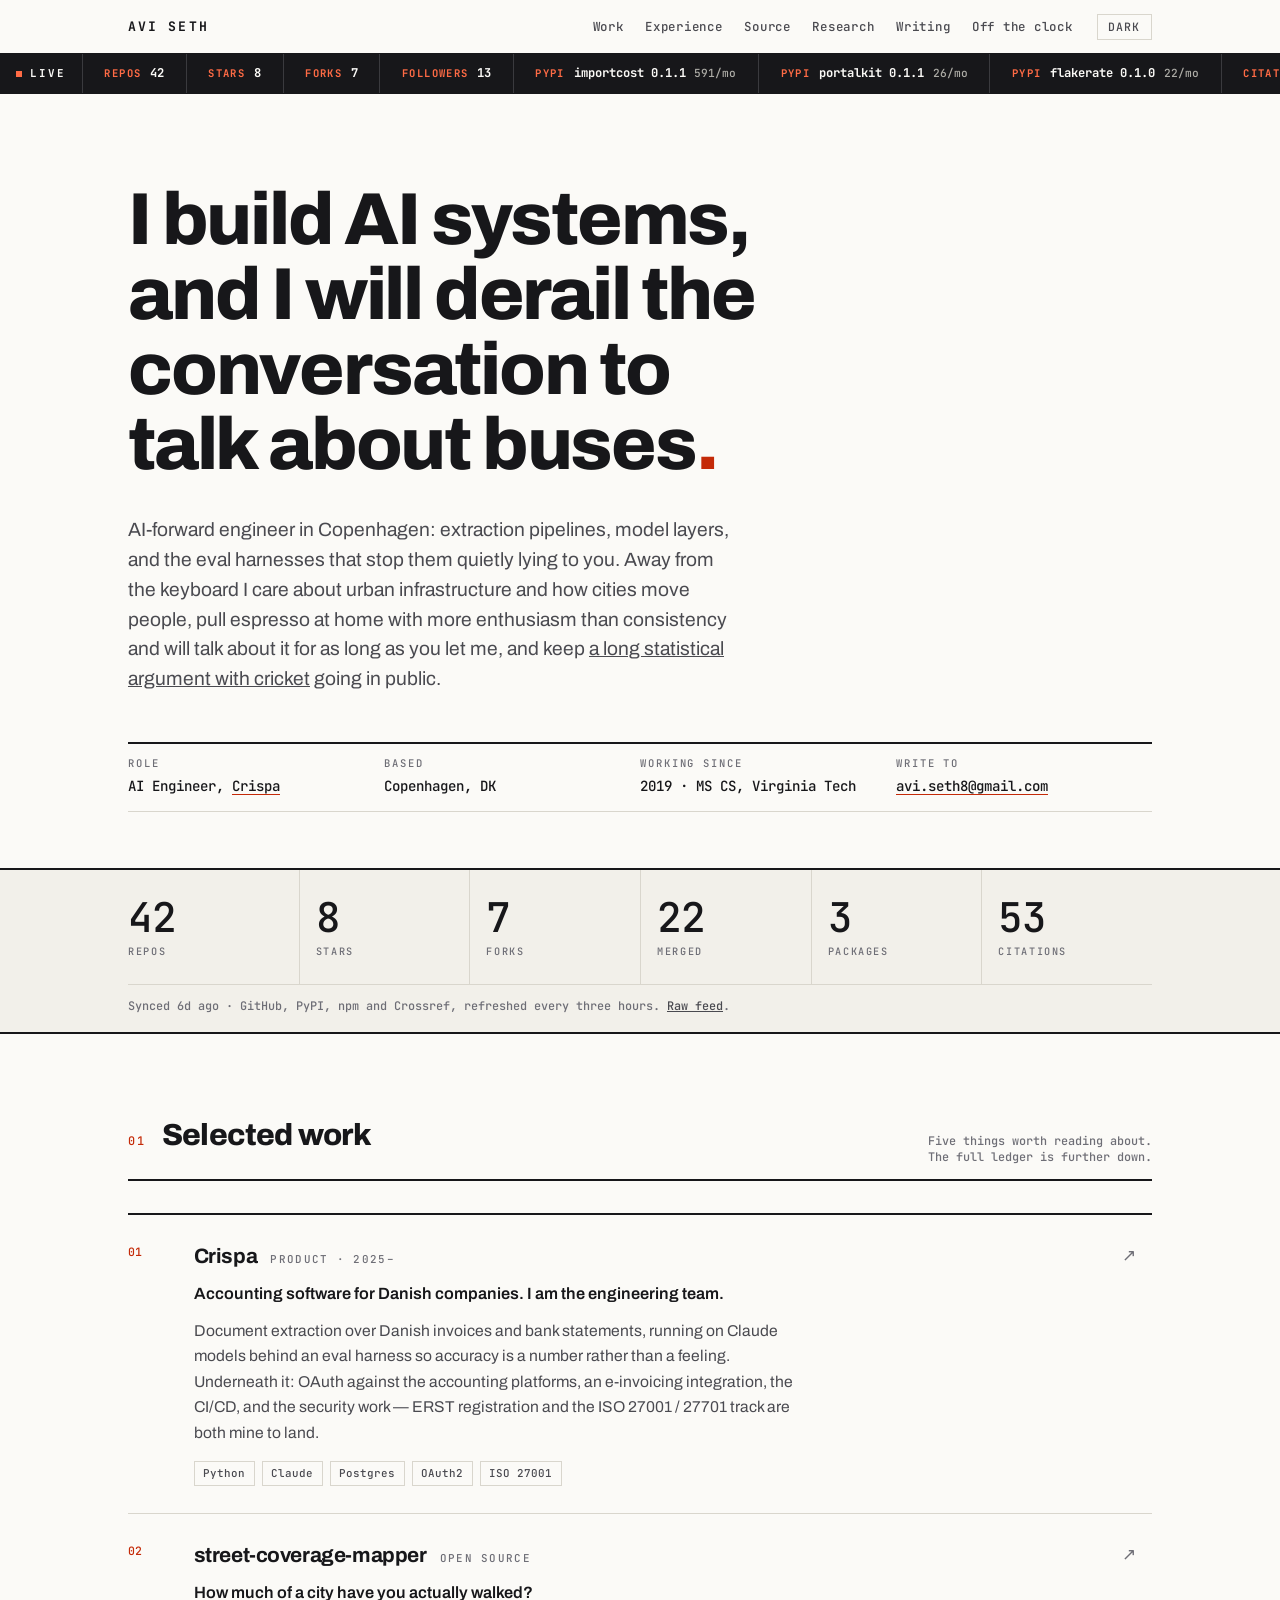
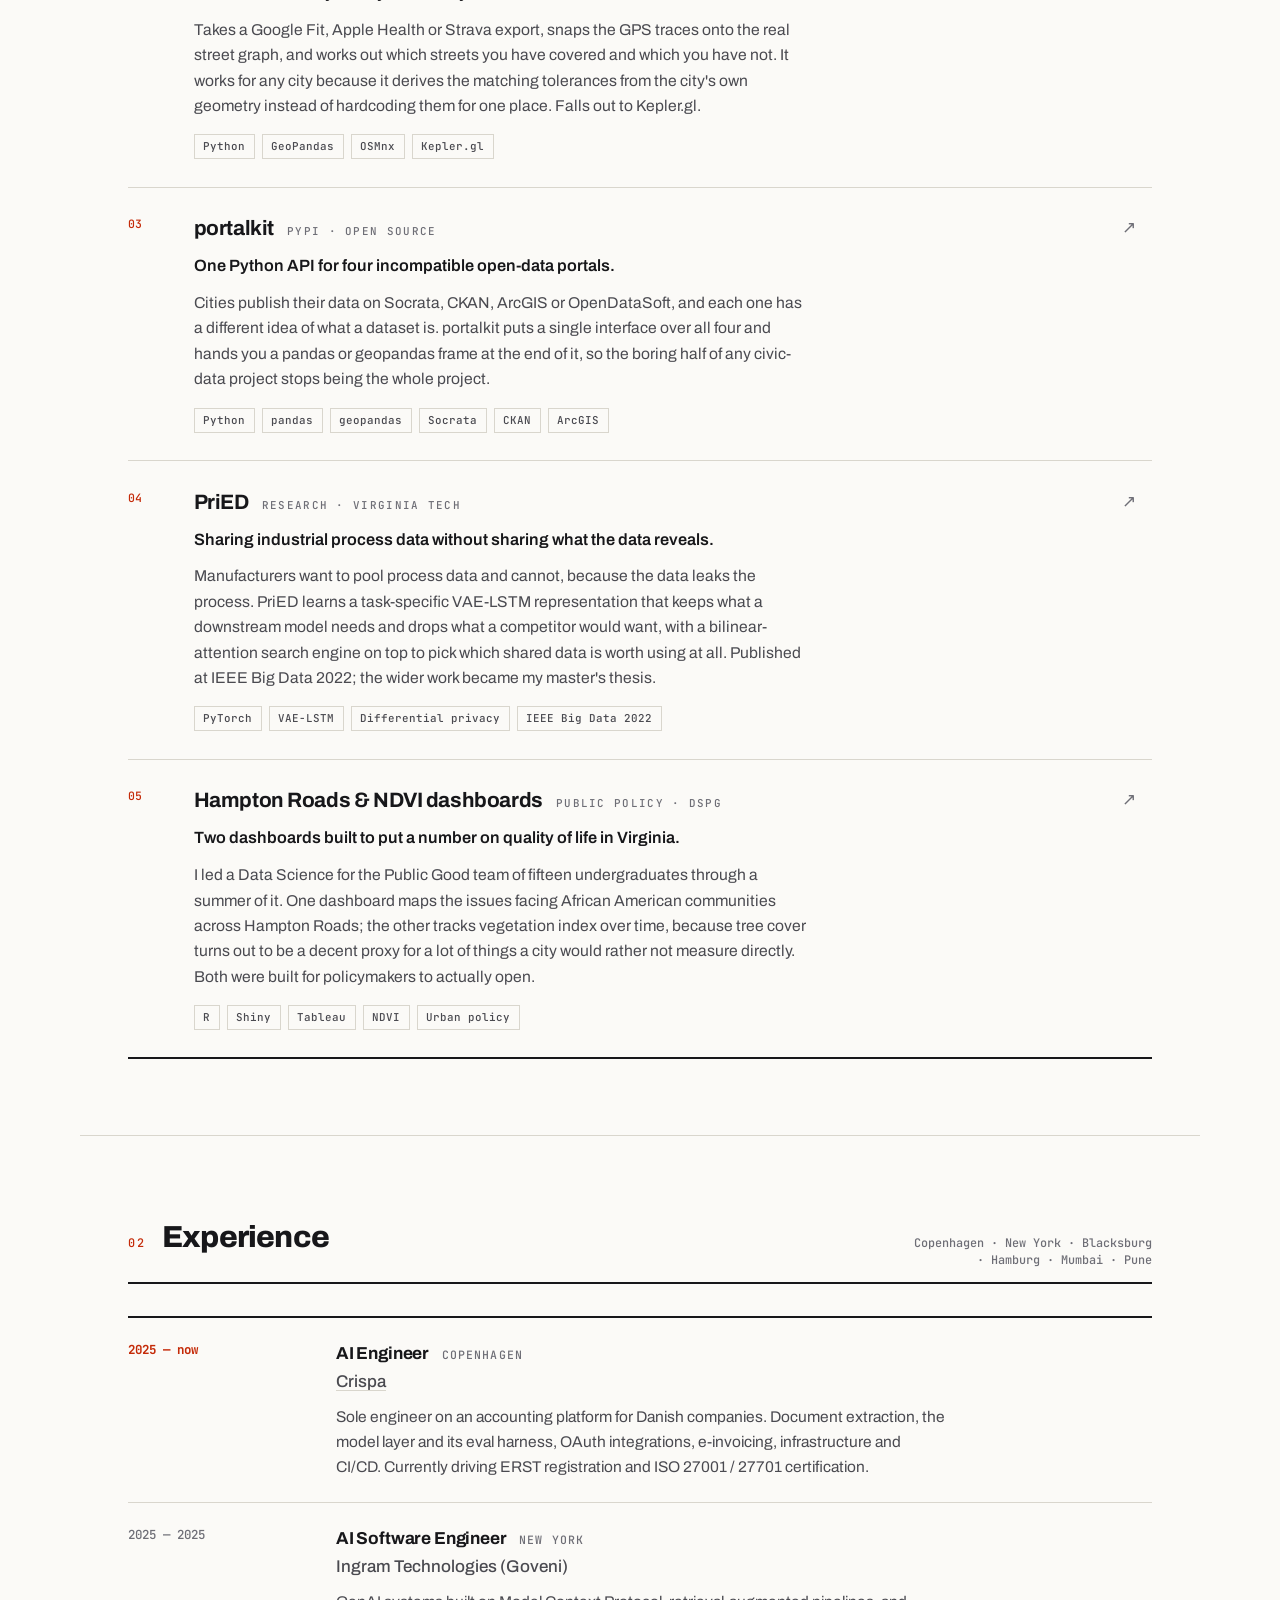
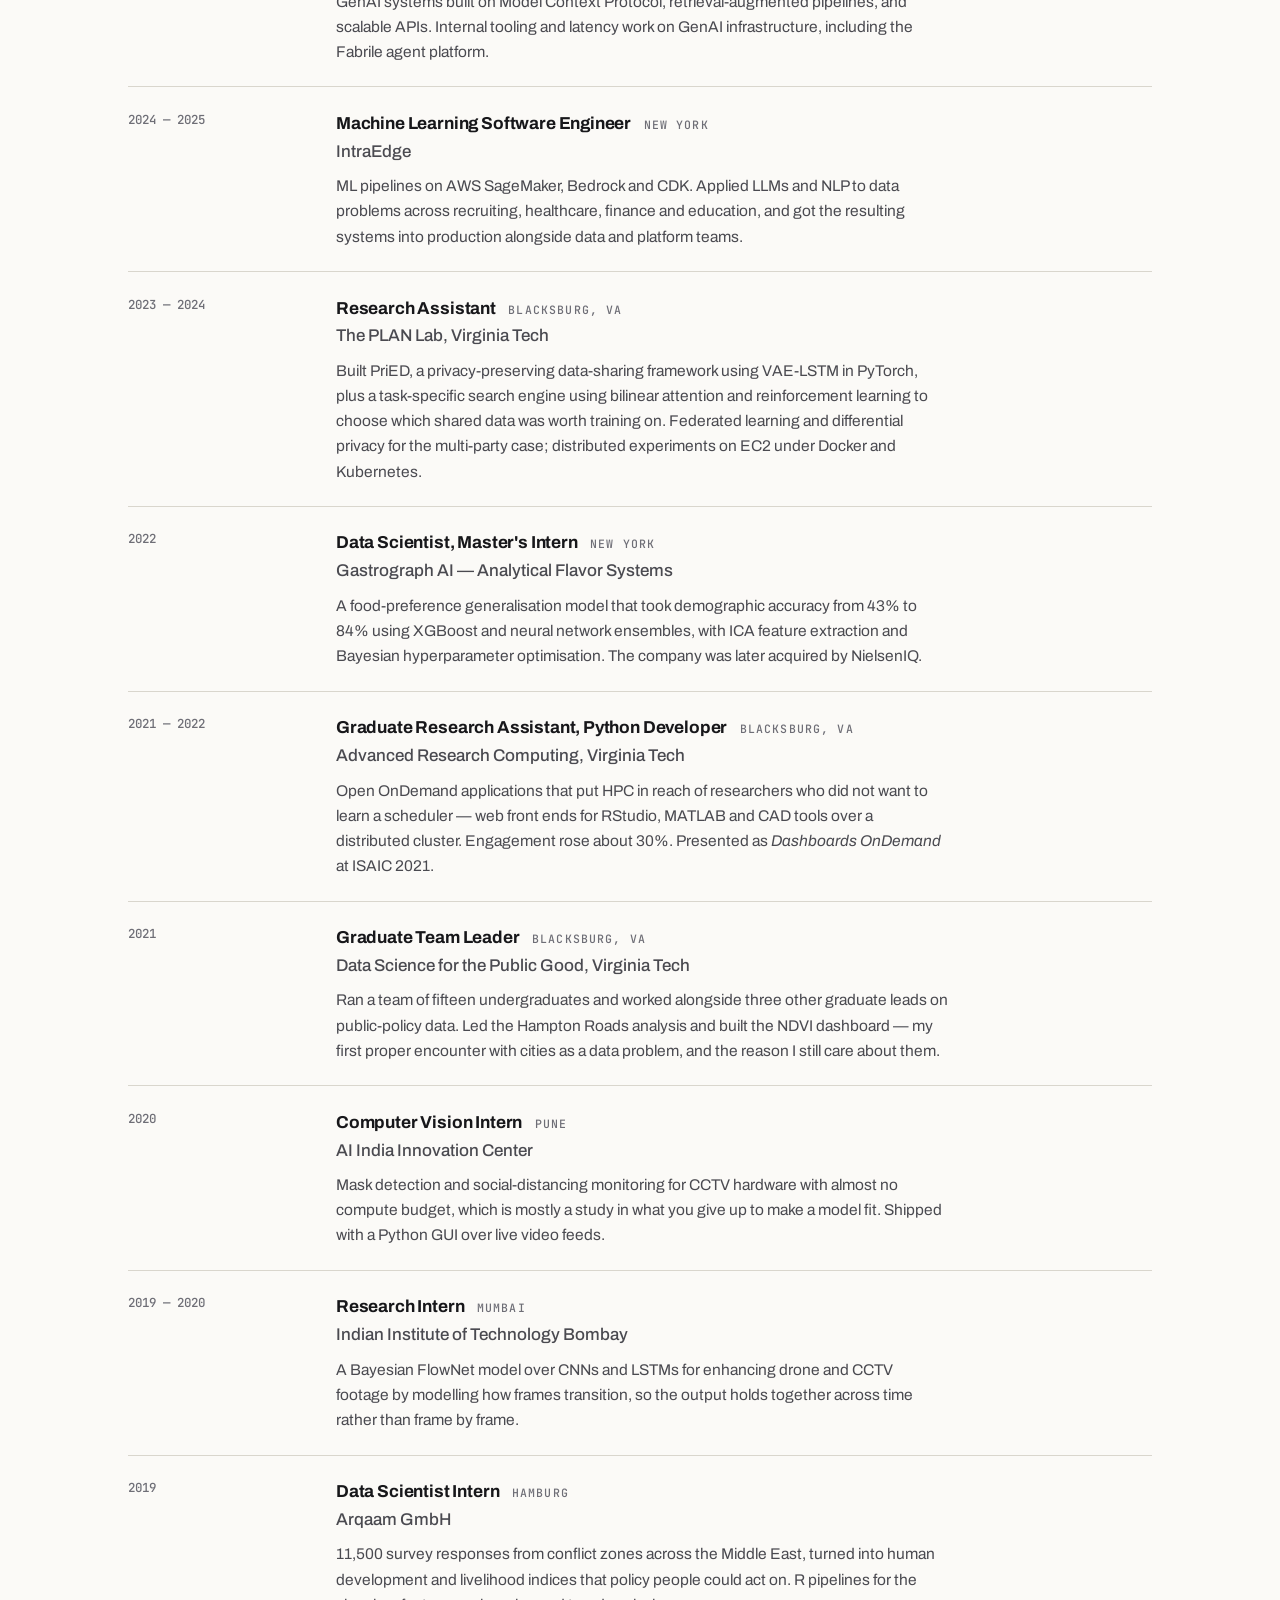
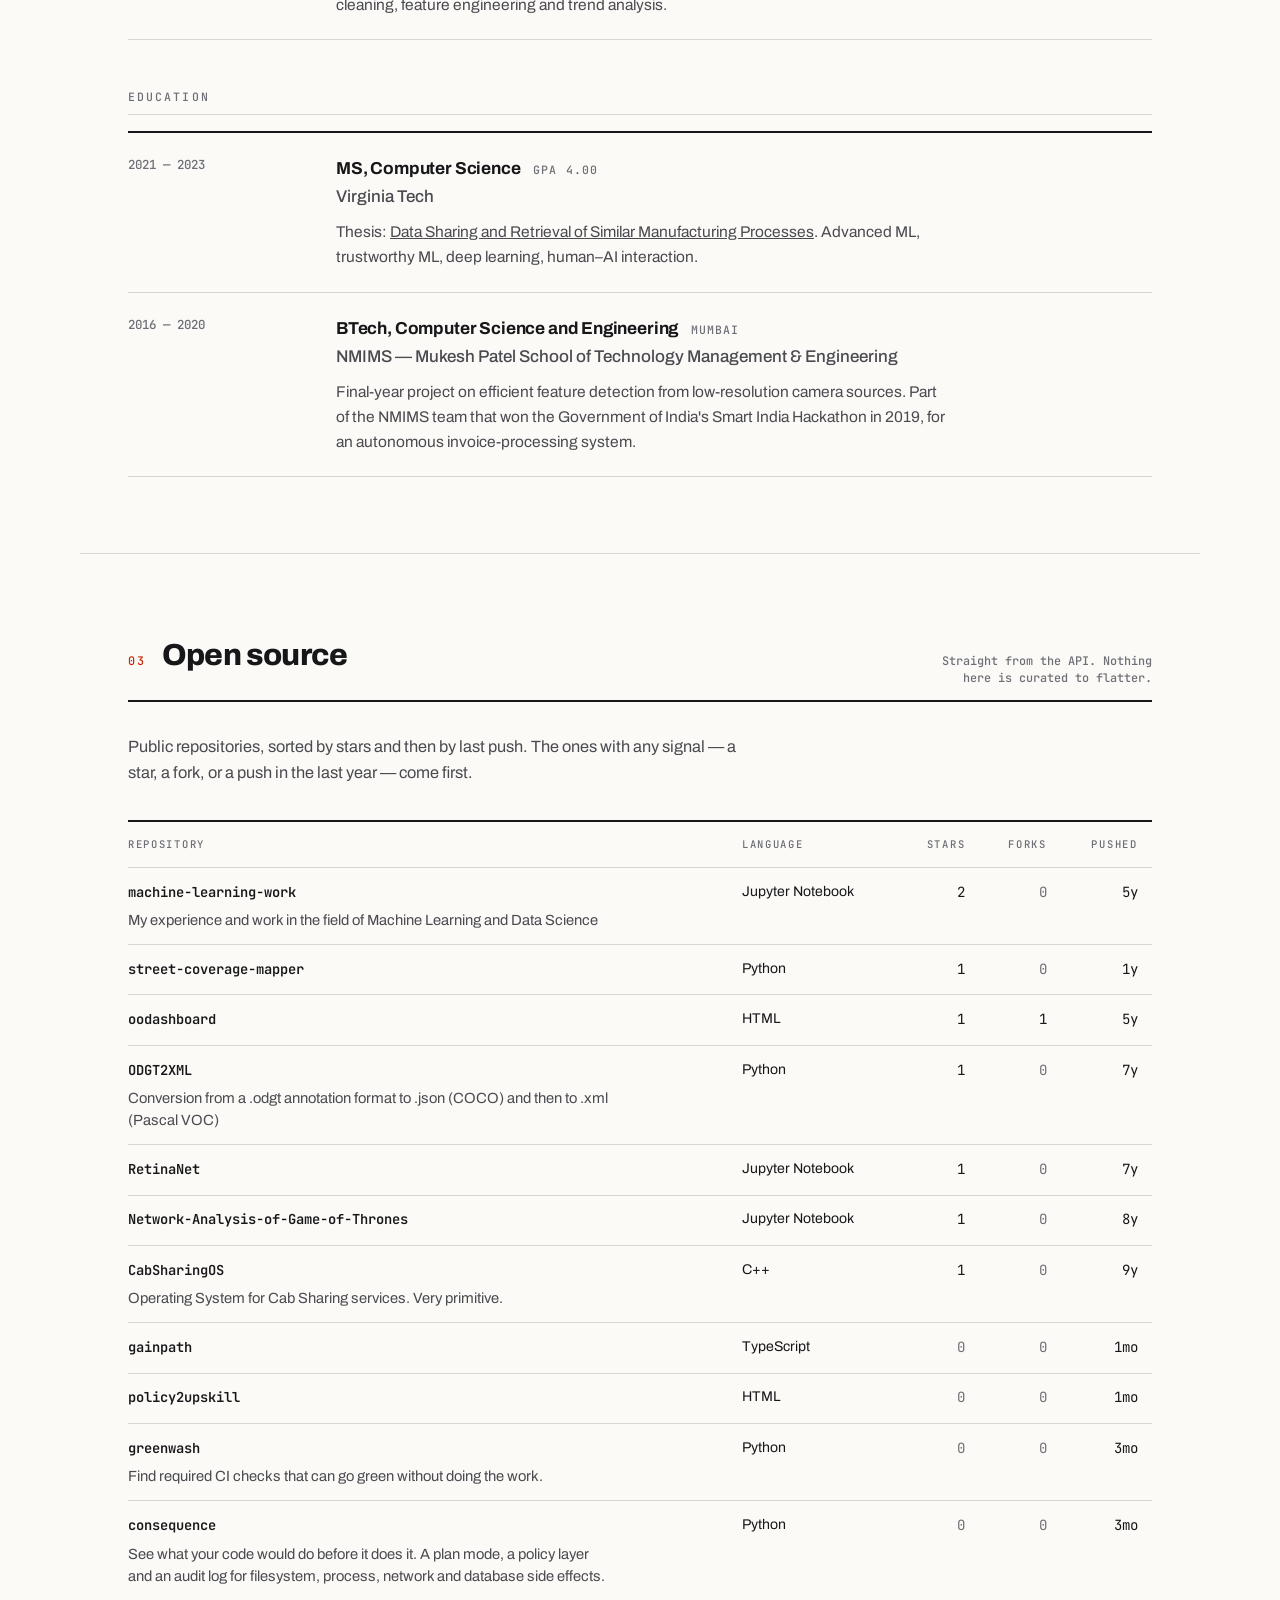
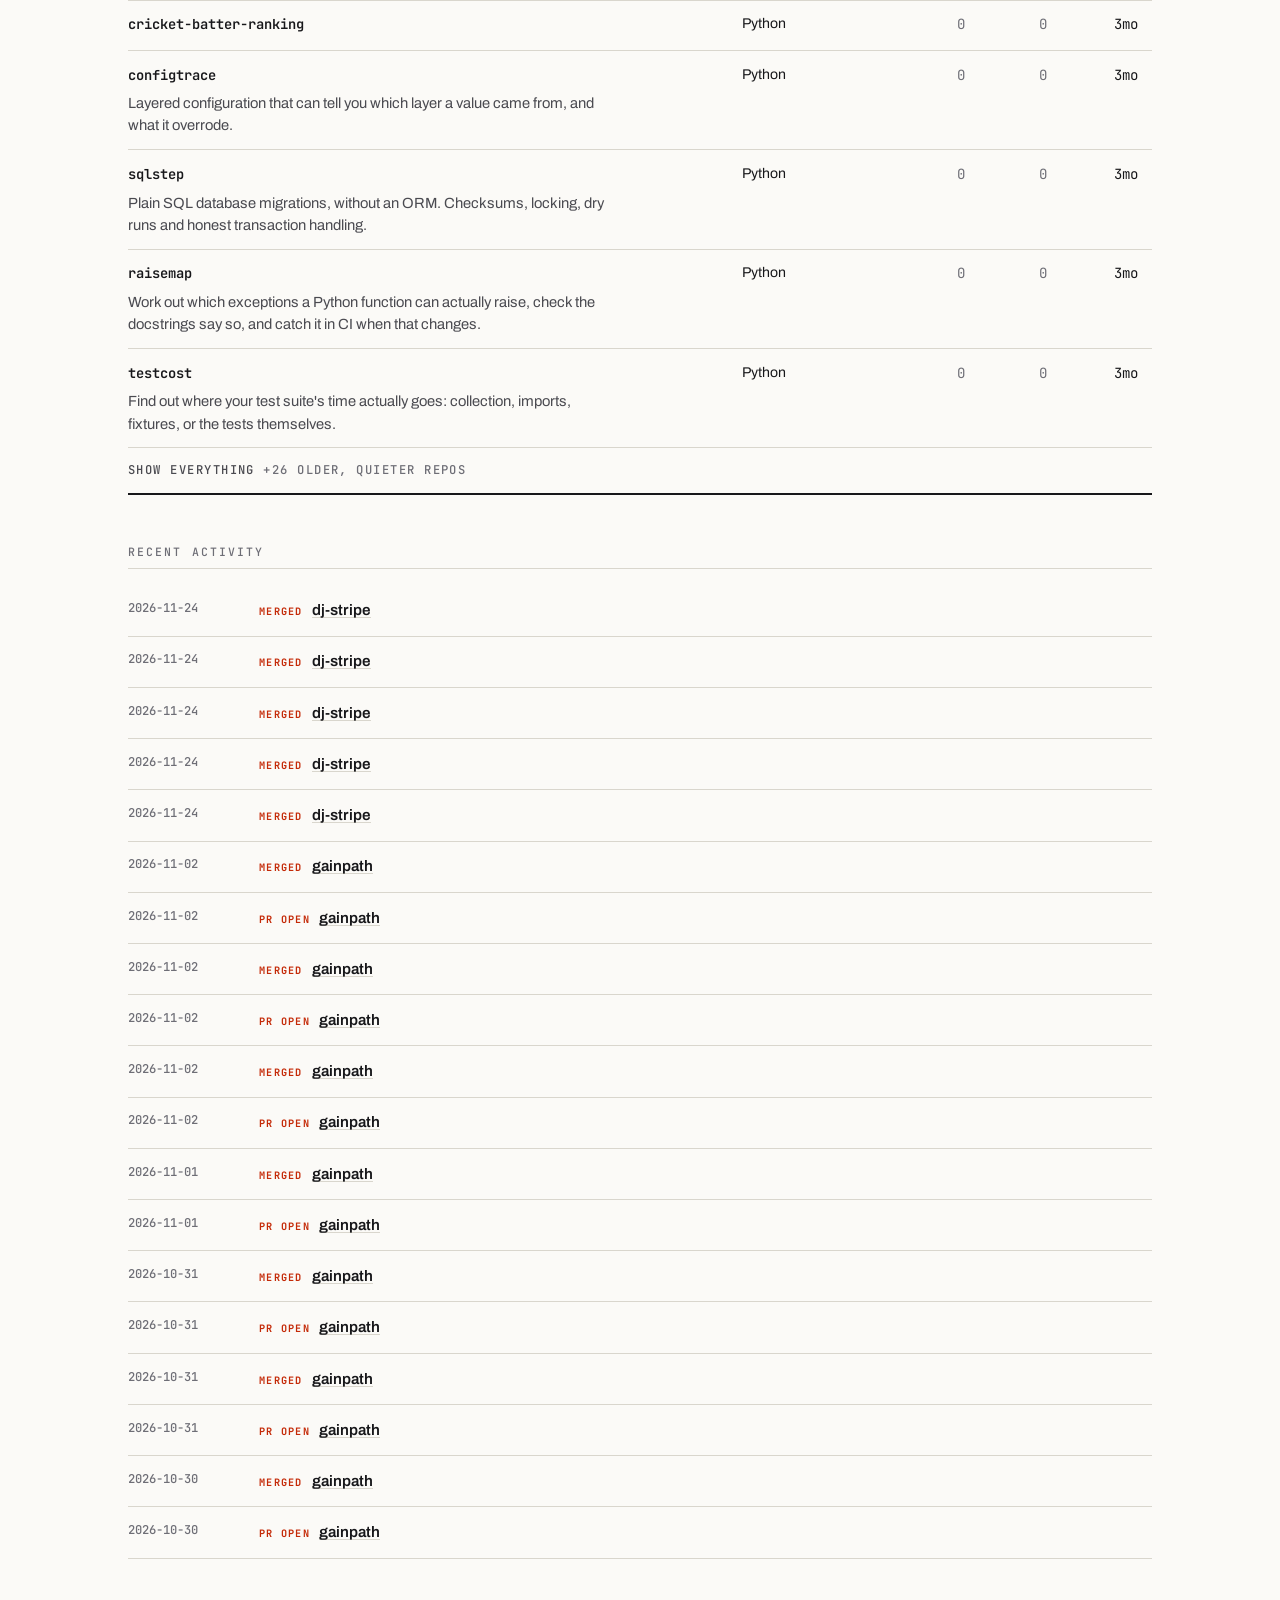
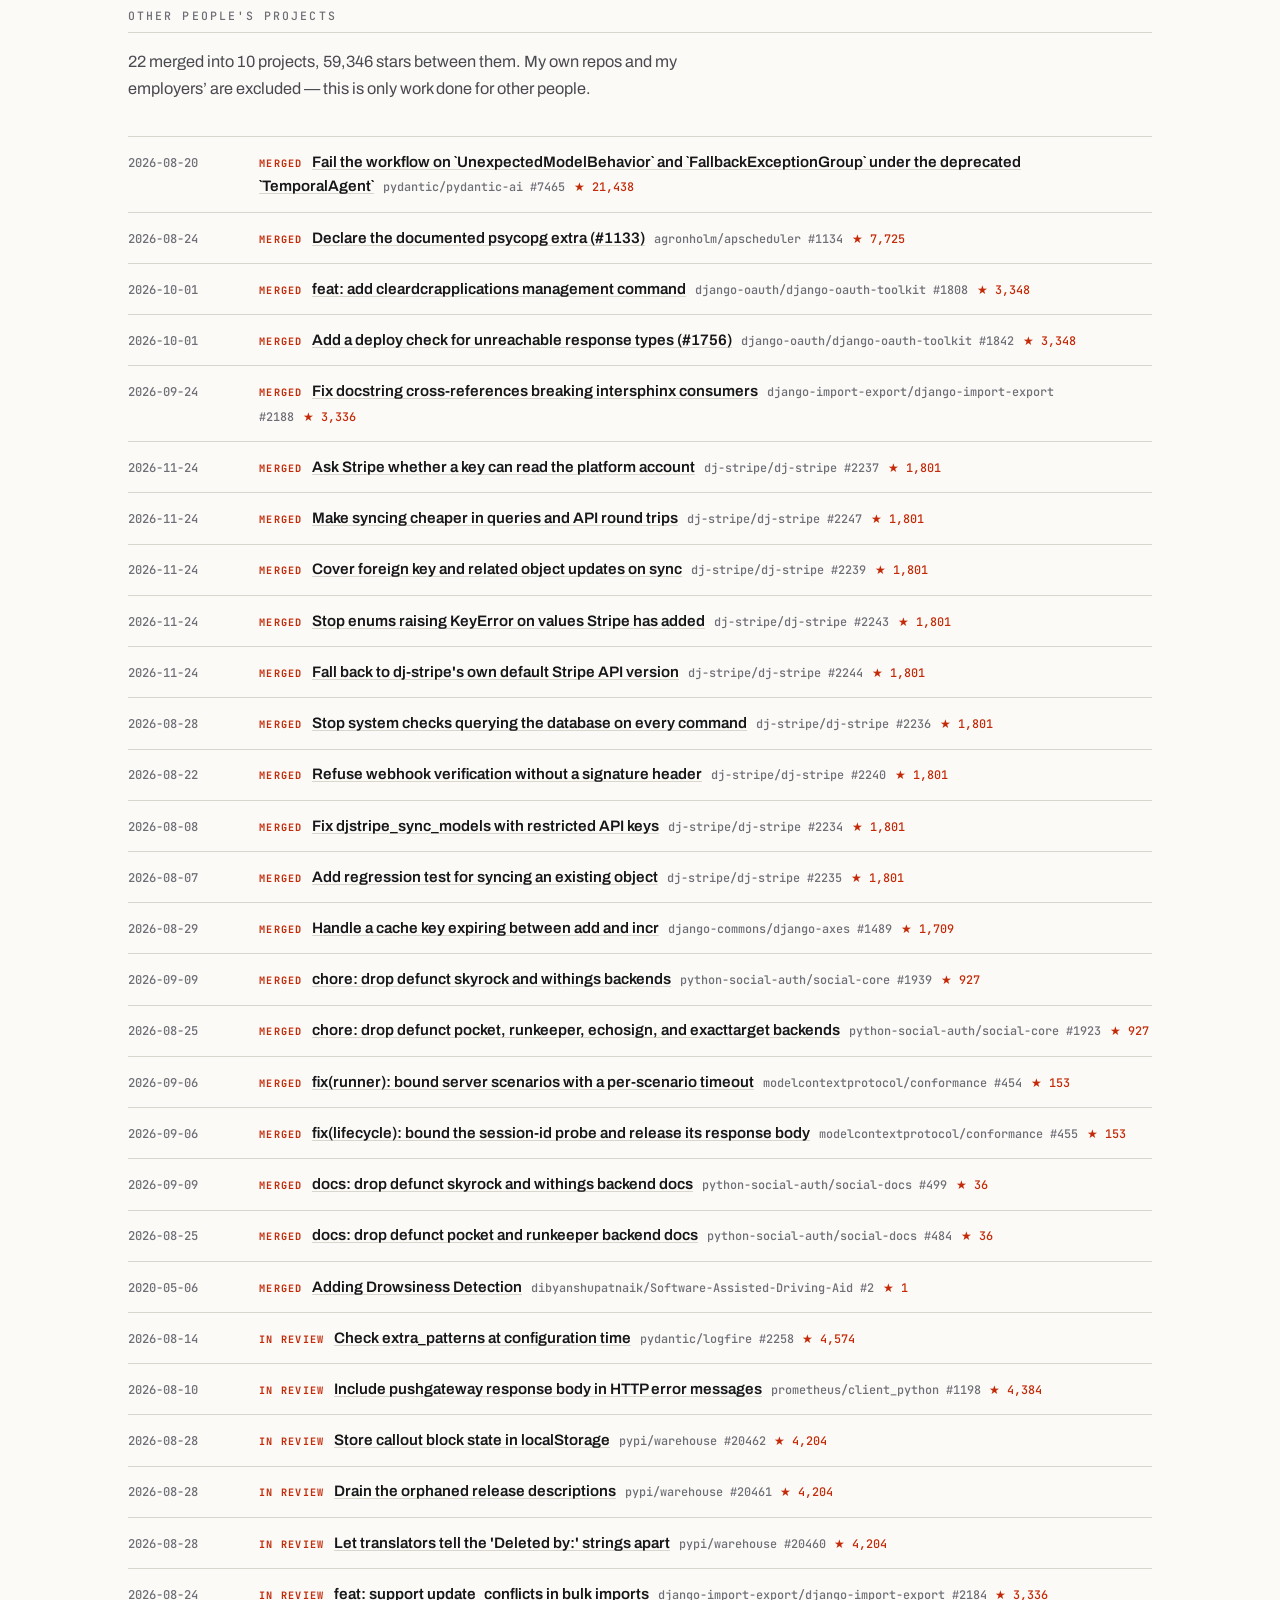
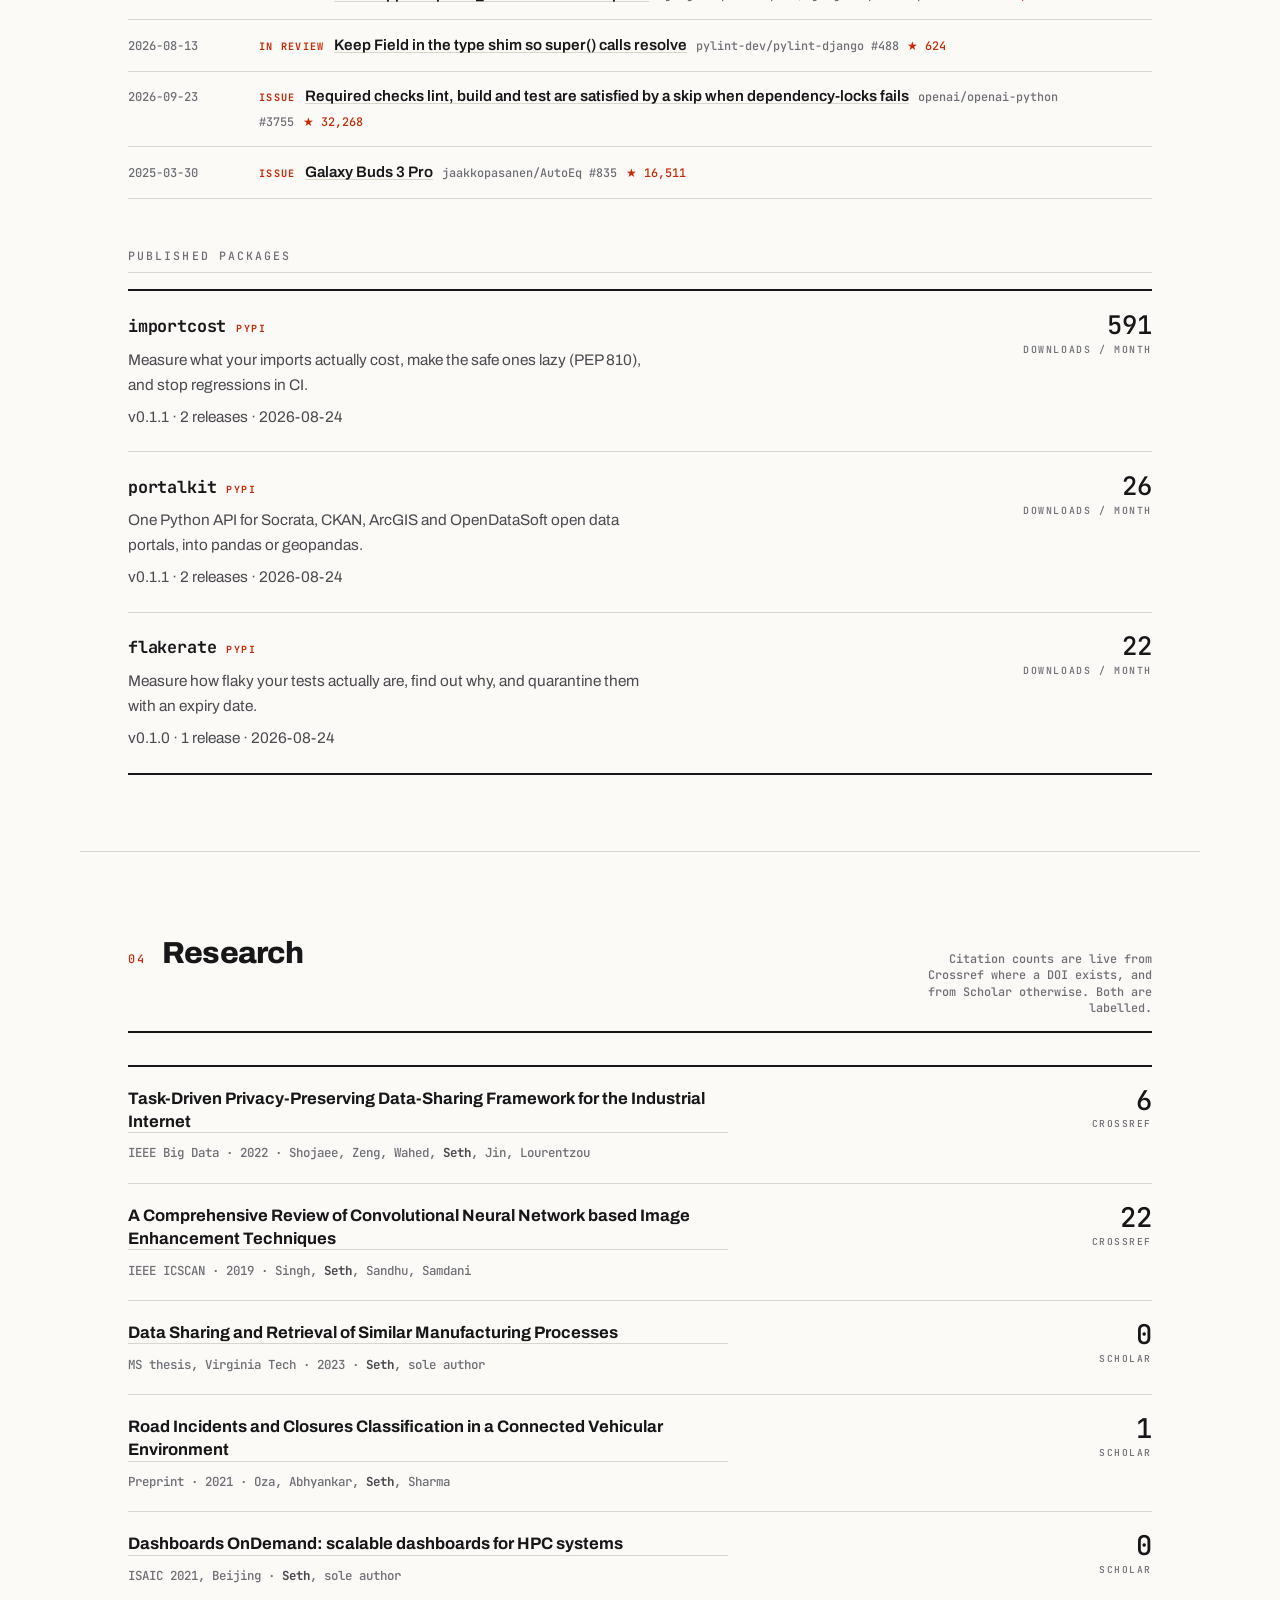
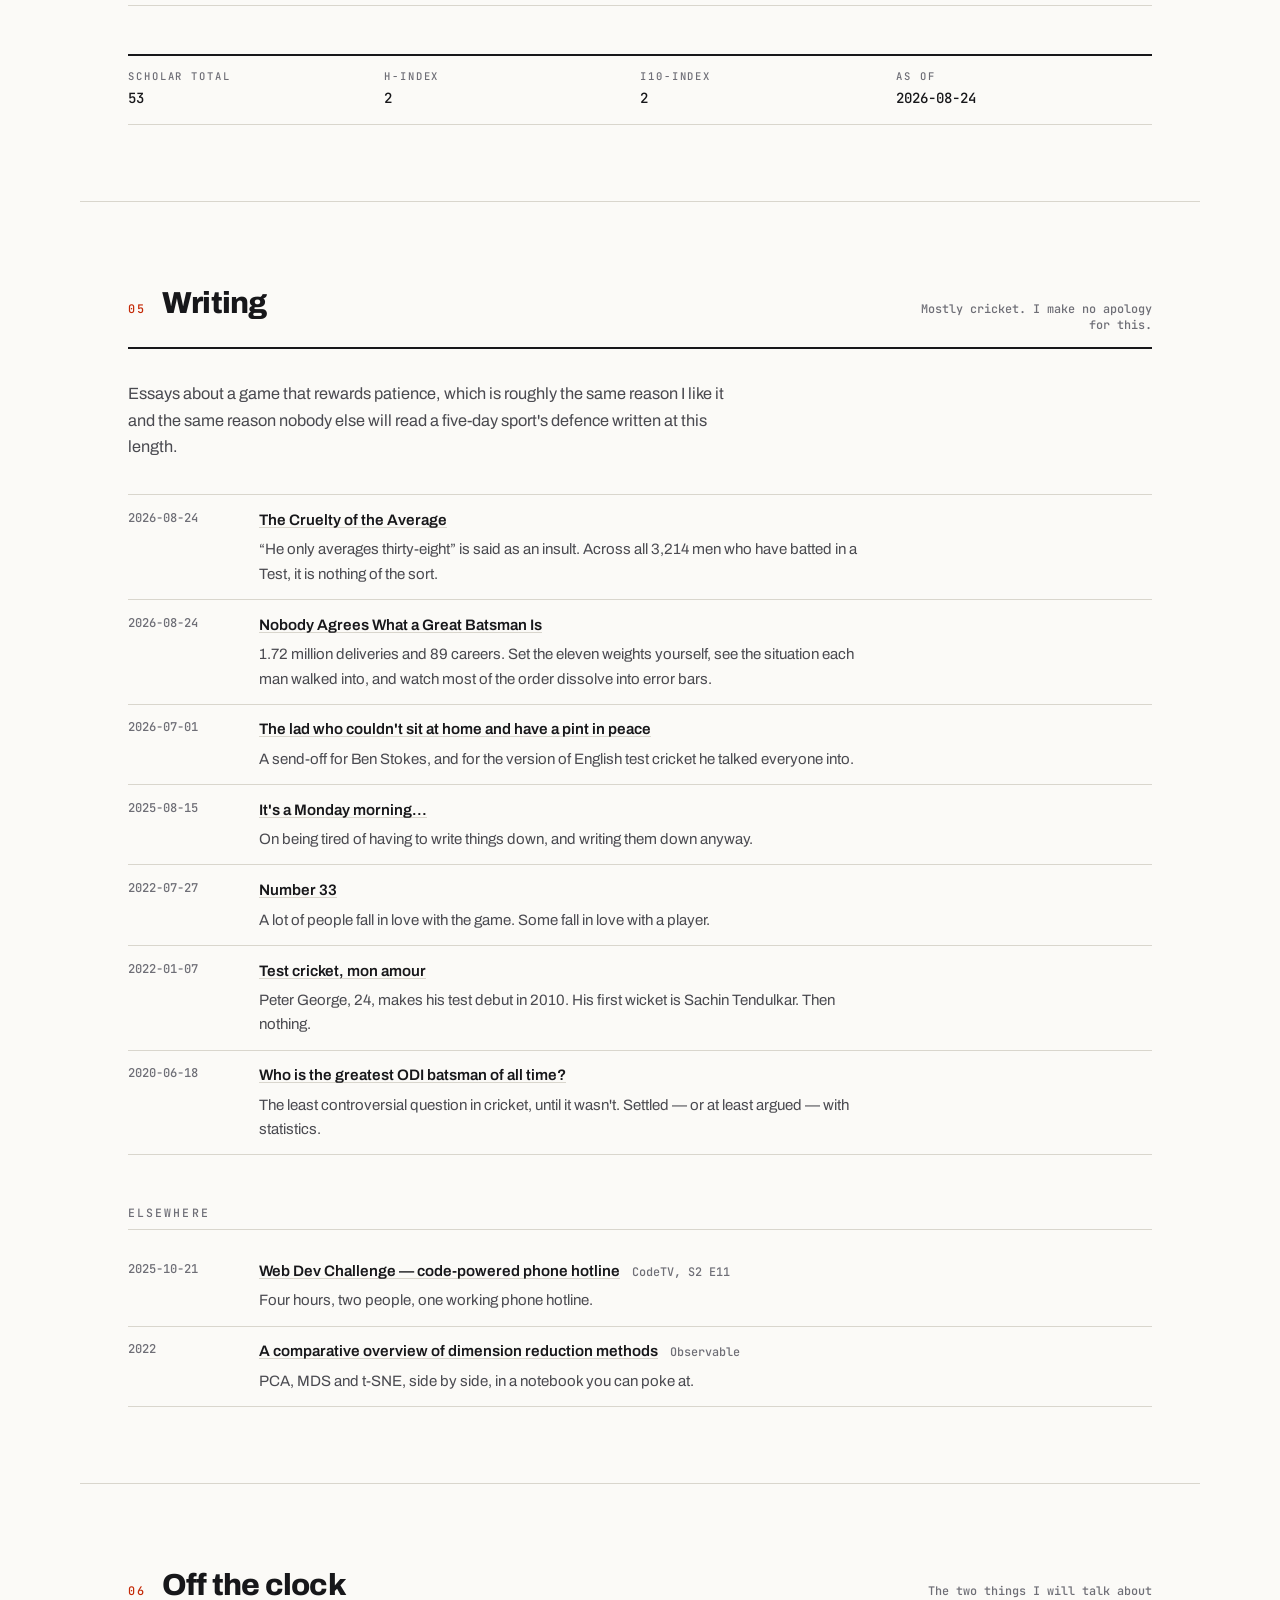
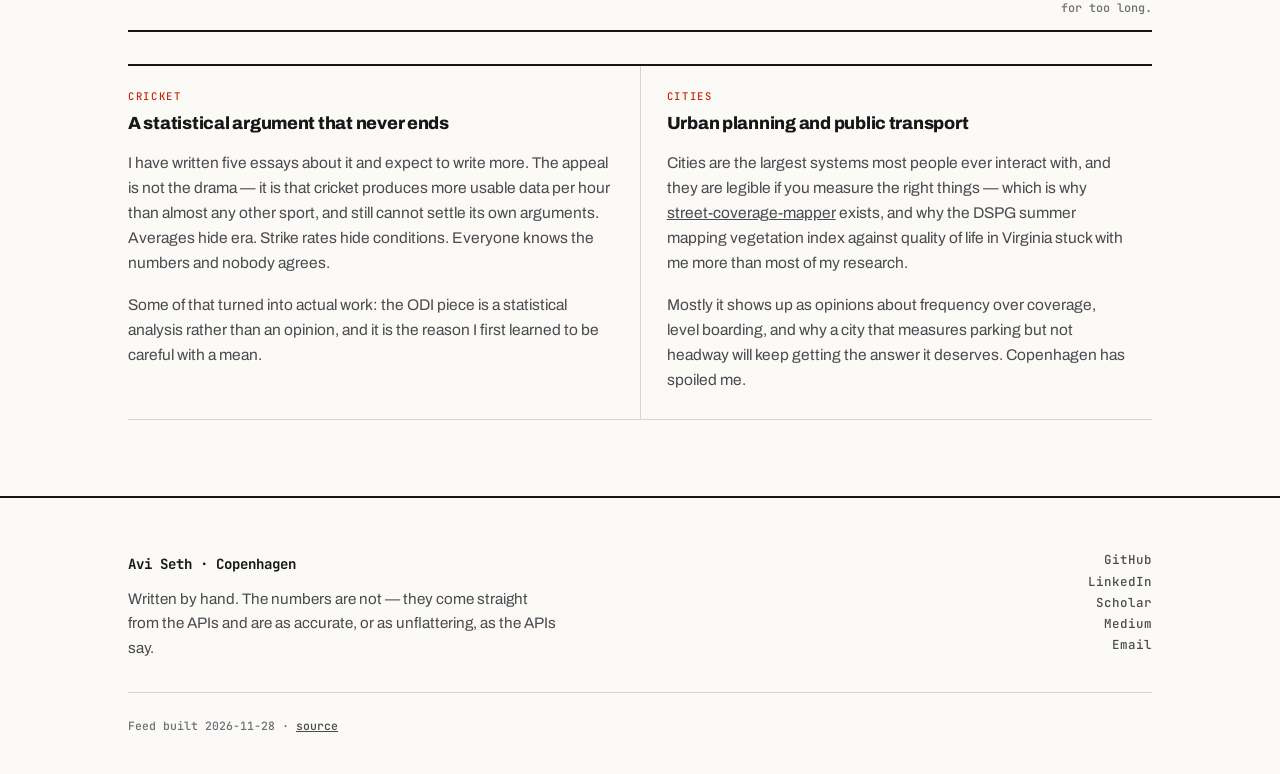
<file: index.html>
<!doctype html>
<html lang="en" data-theme="">
<head>
<meta charset="utf-8">
<meta name="viewport" content="width=device-width, initial-scale=1">
<title>Avi Seth</title>
<meta name="description" content="Avi Seth — AI-forward engineer in Copenhagen. Model layers and the evals that keep them honest, opinions about public transport, espresso at home, and rather too much written about cricket. Plus a live index of open-source activity, packages and research.">
<link rel="canonical" href="https://aviseth.github.io/">
<meta property="og:type" content="website">
<meta property="og:title" content="Avi Seth">
<meta property="og:description" content="AI-forward engineer in Copenhagen. Transit, espresso and cricket in roughly that order of volume. A live index of what I build.">
<meta property="og:url" content="https://aviseth.github.io/">
<meta name="theme-color" content="#FBFAF7">
<link rel="icon" href="data:image/svg+xml,%3Csvg xmlns='http://www.w3.org/2000/svg' viewBox='0 0 32 32'%3E%3Crect width='32' height='32' fill='%2317171A'/%3E%3Ctext x='16' y='23' font-family='monospace' font-size='19' font-weight='700' fill='%23FBFAF7' text-anchor='middle'%3EA%3C/text%3E%3C/svg%3E">
<link rel="preconnect" href="https://fonts.googleapis.com">
<link rel="preconnect" href="https://fonts.gstatic.com" crossorigin>
<link href="https://fonts.googleapis.com/css2?family=Archivo:wght@400;500;600;700;800&family=JetBrains+Mono:wght@400;500;700&display=swap" rel="stylesheet">
<link rel="stylesheet" href="assets/style.css">
<script>
  // Dark is opt-in and remembered. Applied before first paint so there is no flash.
  try { var t = localStorage.getItem('theme'); if (t) document.documentElement.dataset.theme = t } catch (e) {}
</script>
</head>
<body>

<a class="skip" href="#main">Skip to content</a>

<header class="bar">
  <div class="bar__in">
    <a class="bar__id" href="/">Avi&nbsp;Seth</a>
    <nav class="bar__nav" aria-label="Sections">
      <a href="#work">Work</a>
      <a href="#experience">Experience</a>
      <a href="#source">Source</a>
      <a href="#research">Research</a>
      <a href="#writing">Writing</a>
      <a href="#offclock">Off the clock</a>
    </nav>
    <button class="bar__theme" type="button" id="theme" aria-label="Switch colour scheme"><span id="theme-label">Dark</span></button>
  </div>
</header>

<div class="ticker" id="ticker" aria-label="Live activity">
  <div class="ticker__tag"><span class="dot" aria-hidden="true"></span>Live</div>
  <div class="ticker__window">
    <div class="ticker__track" id="ticker-track">
      <span class="ticker__item ticker__item--wait">Fetching&nbsp;index&hellip;</span>
    </div>
  </div>
</div>
<noscript><p class="noscript">The live index needs JavaScript. Everything written below is here without it.</p></noscript>

<main id="main">

<section class="hero wrap">
  <h1>I build AI systems, and I will derail the conversation to talk about buses<span class="accent">.</span></h1>
  <p class="hero__sub">AI&#8209;forward engineer in Copenhagen: extraction pipelines, model layers, and the eval harnesses that stop them quietly lying to you. Away from the keyboard I care about urban infrastructure and how cities move people, pull espresso at home with more enthusiasm than consistency and will talk about it for as long as you let me, and keep <a href="#writing">a long statistical argument with cricket</a> going in public.</p>
  <dl class="meta">
    <div><dt>Role</dt><dd>AI Engineer, <a href="https://crispa.ai">Crispa</a></dd></div>
    <div><dt>Based</dt><dd>Copenhagen, DK</dd></div>
    <div><dt>Working since</dt><dd>2019 &middot; MS CS, Virginia Tech</dd></div>
    <div><dt>Write to</dt><dd><a href="mailto:avi.seth8@gmail.com">avi.seth8@gmail.com</a></dd></div>
  </dl>
</section>

<section class="band" id="index">
  <div class="band__in">
    <ul class="stats">
      <li><span class="stats__n" data-stat="repos">&mdash;</span><span class="stats__k">Repos</span></li>
      <li><span class="stats__n" data-stat="stars">&mdash;</span><span class="stats__k">Stars</span></li>
      <li><span class="stats__n" data-stat="forks">&mdash;</span><span class="stats__k">Forks</span></li>
      <li><span class="stats__n" data-stat="merged">&mdash;</span><span class="stats__k">Merged</span></li>
      <li><span class="stats__n" data-stat="packages">&mdash;</span><span class="stats__k">Packages</span></li>
      <li><span class="stats__n" data-stat="citations">&mdash;</span><span class="stats__k">Citations</span></li>
    </ul>
    <p class="band__foot"><span id="synced">Syncing&hellip;</span> &middot; GitHub, PyPI, npm and Crossref, refreshed every three hours. <a href="data/feed.json">Raw feed</a>.</p>
  </div>
</section>

<!-- ── 01 work ─────────────────────────────────────────────────────────── -->
<section class="sec wrap" id="work">
  <div class="sec__head">
    <span class="sec__no">01</span>
    <h2>Selected work</h2>
    <span class="sec__note">Five things worth reading about. The full ledger is further down.</span>
  </div>

  <a class="row" href="https://crispa.ai">
    <span class="row__no">01</span>
    <span class="row__main">
      <span class="row__title">Crispa <span class="row__kind">Product &middot; 2025&ndash;</span></span>
      <span class="row__sum">Accounting software for Danish companies. I am the engineering team.</span>
      <span class="row__body">Document extraction over Danish invoices and bank statements, running on Claude models behind an eval harness so accuracy is a number rather than a feeling. Underneath it: OAuth against the accounting platforms, an e-invoicing integration, the CI/CD, and the security work &mdash; ERST registration and the ISO 27001 / 27701 track are both mine to land.</span>
      <span class="tags"><i>Python</i><i>Claude</i><i>Postgres</i><i>OAuth2</i><i>ISO 27001</i></span>
    </span>
    <span class="row__go" aria-hidden="true">&#8599;</span>
  </a>

  <a class="row" href="https://github.com/aviseth/street-coverage-mapper">
    <span class="row__no">02</span>
    <span class="row__main">
      <span class="row__title">street-coverage-mapper <span class="row__kind">Open source</span></span>
      <span class="row__sum">How much of a city have you actually walked?</span>
      <span class="row__body">Takes a Google Fit, Apple Health or Strava export, snaps the GPS traces onto the real street graph, and works out which streets you have covered and which you have not. It works for any city because it derives the matching tolerances from the city's own geometry instead of hardcoding them for one place. Falls out to Kepler.gl.</span>
      <span class="tags"><i>Python</i><i>GeoPandas</i><i>OSMnx</i><i>Kepler.gl</i></span>
    </span>
    <span class="row__go" aria-hidden="true">&#8599;</span>
  </a>

  <a class="row" href="https://pypi.org/project/portalkit/">
    <span class="row__no">03</span>
    <span class="row__main">
      <span class="row__title">portalkit <span class="row__kind">PyPI &middot; Open source</span></span>
      <span class="row__sum">One Python API for four incompatible open-data portals.</span>
      <span class="row__body">Cities publish their data on Socrata, CKAN, ArcGIS or OpenDataSoft, and each one has a different idea of what a dataset is. portalkit puts a single interface over all four and hands you a pandas or geopandas frame at the end of it, so the boring half of any civic-data project stops being the whole project.</span>
      <span class="tags"><i>Python</i><i>pandas</i><i>geopandas</i><i>Socrata</i><i>CKAN</i><i>ArcGIS</i></span>
    </span>
    <span class="row__go" aria-hidden="true">&#8599;</span>
  </a>

  <a class="row" href="https://doi.org/10.1109/BigData55660.2022.10020861">
    <span class="row__no">04</span>
    <span class="row__main">
      <span class="row__title">PriED <span class="row__kind">Research &middot; Virginia Tech</span></span>
      <span class="row__sum">Sharing industrial process data without sharing what the data reveals.</span>
      <span class="row__body">Manufacturers want to pool process data and cannot, because the data leaks the process. PriED learns a task-specific VAE-LSTM representation that keeps what a downstream model needs and drops what a competitor would want, with a bilinear-attention search engine on top to pick which shared data is worth using at all. Published at IEEE Big Data 2022; the wider work became my master's thesis.</span>
      <span class="tags"><i>PyTorch</i><i>VAE-LSTM</i><i>Differential privacy</i><i>IEEE Big Data 2022</i></span>
    </span>
    <span class="row__go" aria-hidden="true">&#8599;</span>
  </a>

  <a class="row" href="https://aaec-vt.shinyapps.io/HamptonRoads/">
    <span class="row__no">05</span>
    <span class="row__main">
      <span class="row__title">Hampton Roads &amp; NDVI dashboards <span class="row__kind">Public policy &middot; DSPG</span></span>
      <span class="row__sum">Two dashboards built to put a number on quality of life in Virginia.</span>
      <span class="row__body">I led a Data Science for the Public Good team of fifteen undergraduates through a summer of it. One dashboard maps the issues facing African American communities across Hampton Roads; the other tracks vegetation index over time, because tree cover turns out to be a decent proxy for a lot of things a city would rather not measure directly. Both were built for policymakers to actually open.</span>
      <span class="tags"><i>R</i><i>Shiny</i><i>Tableau</i><i>NDVI</i><i>Urban policy</i></span>
    </span>
    <span class="row__go" aria-hidden="true">&#8599;</span>
  </a>
</section>

<!-- ── 02 experience ───────────────────────────────────────────────────── -->
<section class="sec wrap" id="experience">
  <div class="sec__head">
    <span class="sec__no">02</span>
    <h2>Experience</h2>
    <span class="sec__note">Copenhagen &middot; New York &middot; Blacksburg &middot; Hamburg &middot; Mumbai &middot; Pune</span>
  </div>

  <div class="cv">
    <div class="cv__item">
      <div class="cv__when"><span class="cv__now">2025 &mdash; now</span></div>
      <div>
        <div class="cv__role">AI Engineer <span class="cv__where">Copenhagen</span></div>
        <div class="cv__org"><a href="https://crispa.ai">Crispa</a></div>
        <p class="cv__what">Sole engineer on an accounting platform for Danish companies. Document extraction, the model layer and its eval harness, OAuth integrations, e-invoicing, infrastructure and CI/CD. Currently driving ERST registration and ISO 27001 / 27701 certification.</p>
      </div>
    </div>

    <div class="cv__item">
      <div class="cv__when">2025 &mdash; 2025</div>
      <div>
        <div class="cv__role">AI Software Engineer <span class="cv__where">New York</span></div>
        <div class="cv__org">Ingram Technologies (Goveni)</div>
        <p class="cv__what">GenAI systems built on Model Context Protocol, retrieval-augmented pipelines, and scalable APIs. Internal tooling and latency work on GenAI infrastructure, including the Fabrile agent platform.</p>
      </div>
    </div>

    <div class="cv__item">
      <div class="cv__when">2024 &mdash; 2025</div>
      <div>
        <div class="cv__role">Machine Learning Software Engineer <span class="cv__where">New York</span></div>
        <div class="cv__org">IntraEdge</div>
        <p class="cv__what">ML pipelines on AWS SageMaker, Bedrock and CDK. Applied LLMs and NLP to data problems across recruiting, healthcare, finance and education, and got the resulting systems into production alongside data and platform teams.</p>
      </div>
    </div>

    <div class="cv__item">
      <div class="cv__when">2023 &mdash; 2024</div>
      <div>
        <div class="cv__role">Research Assistant <span class="cv__where">Blacksburg, VA</span></div>
        <div class="cv__org">The PLAN Lab, Virginia Tech</div>
        <p class="cv__what">Built PriED, a privacy-preserving data-sharing framework using VAE-LSTM in PyTorch, plus a task-specific search engine using bilinear attention and reinforcement learning to choose which shared data was worth training on. Federated learning and differential privacy for the multi-party case; distributed experiments on EC2 under Docker and Kubernetes.</p>
      </div>
    </div>

    <div class="cv__item">
      <div class="cv__when">2022</div>
      <div>
        <div class="cv__role">Data Scientist, Master's Intern <span class="cv__where">New York</span></div>
        <div class="cv__org">Gastrograph AI &mdash; Analytical Flavor Systems</div>
        <p class="cv__what">A food-preference generalisation model that took demographic accuracy from 43% to 84% using XGBoost and neural network ensembles, with ICA feature extraction and Bayesian hyperparameter optimisation. The company was later acquired by NielsenIQ.</p>
      </div>
    </div>

    <div class="cv__item">
      <div class="cv__when">2021 &mdash; 2022</div>
      <div>
        <div class="cv__role">Graduate Research Assistant, Python Developer <span class="cv__where">Blacksburg, VA</span></div>
        <div class="cv__org">Advanced Research Computing, Virginia Tech</div>
        <p class="cv__what">Open OnDemand applications that put HPC in reach of researchers who did not want to learn a scheduler &mdash; web front ends for RStudio, MATLAB and CAD tools over a distributed cluster. Engagement rose about 30%. Presented as <em>Dashboards OnDemand</em> at ISAIC 2021.</p>
      </div>
    </div>

    <div class="cv__item">
      <div class="cv__when">2021</div>
      <div>
        <div class="cv__role">Graduate Team Leader <span class="cv__where">Blacksburg, VA</span></div>
        <div class="cv__org">Data Science for the Public Good, Virginia Tech</div>
        <p class="cv__what">Ran a team of fifteen undergraduates and worked alongside three other graduate leads on public-policy data. Led the Hampton Roads analysis and built the NDVI dashboard &mdash; my first proper encounter with cities as a data problem, and the reason I still care about them.</p>
      </div>
    </div>

    <div class="cv__item">
      <div class="cv__when">2020</div>
      <div>
        <div class="cv__role">Computer Vision Intern <span class="cv__where">Pune</span></div>
        <div class="cv__org">AI India Innovation Center</div>
        <p class="cv__what">Mask detection and social-distancing monitoring for CCTV hardware with almost no compute budget, which is mostly a study in what you give up to make a model fit. Shipped with a Python GUI over live video feeds.</p>
      </div>
    </div>

    <div class="cv__item">
      <div class="cv__when">2019 &mdash; 2020</div>
      <div>
        <div class="cv__role">Research Intern <span class="cv__where">Mumbai</span></div>
        <div class="cv__org">Indian Institute of Technology Bombay</div>
        <p class="cv__what">A Bayesian FlowNet model over CNNs and LSTMs for enhancing drone and CCTV footage by modelling how frames transition, so the output holds together across time rather than frame by frame.</p>
      </div>
    </div>

    <div class="cv__item">
      <div class="cv__when">2019</div>
      <div>
        <div class="cv__role">Data Scientist Intern <span class="cv__where">Hamburg</span></div>
        <div class="cv__org">Arqaam GmbH</div>
        <p class="cv__what">11,500 survey responses from conflict zones across the Middle East, turned into human development and livelihood indices that policy people could act on. R pipelines for the cleaning, feature engineering and trend analysis.</p>
      </div>
    </div>
  </div>

  <h3 class="sub">Education</h3>
  <div class="cv">
    <div class="cv__item">
      <div class="cv__when">2021 &mdash; 2023</div>
      <div>
        <div class="cv__role">MS, Computer Science <span class="cv__where">GPA 4.00</span></div>
        <div class="cv__org">Virginia Tech</div>
        <p class="cv__what">Thesis: <a href="https://vtechworks.lib.vt.edu/items/5594874e-03b8-4598-8ea5-a0269059a807">Data Sharing and Retrieval of Similar Manufacturing Processes</a>. Advanced ML, trustworthy ML, deep learning, human&ndash;AI interaction.</p>
      </div>
    </div>
    <div class="cv__item">
      <div class="cv__when">2016 &mdash; 2020</div>
      <div>
        <div class="cv__role">BTech, Computer Science and Engineering <span class="cv__where">Mumbai</span></div>
        <div class="cv__org">NMIMS &mdash; Mukesh Patel School of Technology Management &amp; Engineering</div>
        <p class="cv__what">Final-year project on efficient feature detection from low-resolution camera sources. Part of the NMIMS team that won the Government of India's Smart India Hackathon in 2019, for an autonomous invoice-processing system.</p>
      </div>
    </div>
  </div>
</section>

<!-- ── 03 source ───────────────────────────────────────────────────────── -->
<section class="sec wrap" id="source">
  <div class="sec__head">
    <span class="sec__no">03</span>
    <h2>Open source</h2>
    <span class="sec__note">Straight from the API. Nothing here is curated to flatter.</span>
  </div>

  <p class="lede">Public repositories, sorted by stars and then by last push. The ones with any signal &mdash; a star, a fork, or a push in the last year &mdash; come first.</p>

  <div class="tablewrap">
    <table class="tbl" id="repos">
      <thead><tr><th>Repository</th><th>Language</th><th class="num">Stars</th><th class="num">Forks</th><th class="num">Pushed</th></tr></thead>
      <tbody><tr><td colspan="5" class="tbl__wait">Loading&hellip;</td></tr></tbody>
    </table>
  </div>

  <h3 class="sub">Recent activity</h3>
  <ol class="log" id="log"><li class="log__empty"><span class="log__wait">Loading&hellip;</span></li></ol>

  <h3 class="sub">Other people's projects</h3>
  <p class="lede" id="contrib-summary">Merged pull requests, reviews and issues in repositories I do not own. My own repos and my employers' are excluded &mdash; this list is only work done for other people.</p>
  <ol class="log log--contrib" id="prs"><li class="log__empty"><span class="log__wait">Loading&hellip;</span></li></ol>

  <h3 class="sub">Published packages</h3>
  <div id="pkgs"><p class="empty">Loading&hellip;</p></div>
</section>

<!-- ── 04 research ─────────────────────────────────────────────────────── -->
<section class="sec wrap" id="research">
  <div class="sec__head">
    <span class="sec__no">04</span>
    <h2>Research</h2>
    <span class="sec__note">Citation counts are live from Crossref where a DOI exists, and from Scholar otherwise. Both are labelled.</span>
  </div>

  <ol class="papers">
    <li data-doi="10.1109/BigData55660.2022.10020861">
      <a href="https://doi.org/10.1109/BigData55660.2022.10020861">Task-Driven Privacy-Preserving Data-Sharing Framework for the Industrial Internet</a>
      <span class="papers__meta">IEEE Big Data &middot; 2022 &middot; Shojaee, Zeng, Wahed, <b>Seth</b>, Jin, Lourentzou</span>
      <span class="papers__cite"><span class="c">&mdash;</span> <em>citations</em></span>
    </li>
    <li data-doi="10.1109/ICSCAN.2019.8878706">
      <a href="https://doi.org/10.1109/ICSCAN.2019.8878706">A Comprehensive Review of Convolutional Neural Network based Image Enhancement Techniques</a>
      <span class="papers__meta">IEEE ICSCAN &middot; 2019 &middot; Singh, <b>Seth</b>, Sandhu, Samdani</span>
      <span class="papers__cite"><span class="c">&mdash;</span> <em>citations</em></span>
    </li>
    <li data-scholar="0">
      <a href="https://vtechworks.lib.vt.edu/items/5594874e-03b8-4598-8ea5-a0269059a807">Data Sharing and Retrieval of Similar Manufacturing Processes</a>
      <span class="papers__meta">MS thesis, Virginia Tech &middot; 2023 &middot; <b>Seth</b>, sole author</span>
      <span class="papers__cite"><span class="c">&mdash;</span> <em>citations</em></span>
    </li>
    <li data-scholar="1">
      <a href="https://scholar.google.com/citations?user=7vtdRCQAAAAJ">Road Incidents and Closures Classification in a Connected Vehicular Environment</a>
      <span class="papers__meta">Preprint &middot; 2021 &middot; Oza, Abhyankar, <b>Seth</b>, Sharma</span>
      <span class="papers__cite"><span class="c">&mdash;</span> <em>citations</em></span>
    </li>
    <li data-scholar="0">
      <a href="https://scholar.google.com/citations?user=7vtdRCQAAAAJ">Dashboards OnDemand: scalable dashboards for HPC systems</a>
      <span class="papers__meta">ISAIC 2021, Beijing &middot; <b>Seth</b>, sole author</span>
      <span class="papers__cite"><span class="c">&mdash;</span> <em>citations</em></span>
    </li>
  </ol>

  <dl class="meta" id="scholar">
    <div><dt>Scholar total</dt><dd data-scholar-stat="citations">&mdash;</dd></div>
    <div><dt>h-index</dt><dd data-scholar-stat="hIndex">&mdash;</dd></div>
    <div><dt>i10-index</dt><dd data-scholar-stat="i10Index">&mdash;</dd></div>
    <div><dt>As of</dt><dd data-scholar-stat="capturedAt">&mdash;</dd></div>
  </dl>
</section>

<!-- ── 05 writing ──────────────────────────────────────────────────────── -->
<section class="sec wrap" id="writing">
  <div class="sec__head">
    <span class="sec__no">05</span>
    <h2>Writing</h2>
    <span class="sec__note">Mostly cricket. I make no apology for this.</span>
  </div>

  <p class="lede">Essays about a game that rewards patience, which is roughly the same reason I like it and the same reason nobody else will read a five-day sport's defence written at this length.</p>

  <ol class="log">
    <li>
      <span class="log__date">2026&#8209;08&#8209;24</span>
      <span class="log__what">
        <a href="/writing/average-50/">The Cruelty of the Average</a>
        <span class="log__blurb">&ldquo;He only averages thirty&#8209;eight&rdquo; is said as an insult. Across all 3,214 men who have batted in a Test, it is nothing of the sort.</span>
      </span>
    </li>
    <li>
      <span class="log__date">2026&#8209;08&#8209;24</span>
      <span class="log__what">
        <a href="/writing/batter-ranking/">Nobody Agrees What a Great Batsman Is</a>
        <span class="log__blurb">1.72 million deliveries and 89 careers. Set the eleven weights yourself, see the situation each man walked into, and watch most of the order dissolve into error bars.</span>
      </span>
    </li>
    <li>
      <span class="log__date">2026&#8209;07&#8209;01</span>
      <span class="log__what">
        <a href="https://medium.com/@aviseth/the-lad-who-couldnt-sit-at-home-and-have-a-pint-in-peace-5083440ced1b">The lad who couldn't sit at home and have a pint in peace</a>
        <span class="log__blurb">A send-off for Ben Stokes, and for the version of English test cricket he talked everyone into.</span>
      </span>
    </li>
    <li>
      <span class="log__date">2025&#8209;08&#8209;15</span>
      <span class="log__what">
        <a href="https://medium.com/@aviseth/its-a-monday-morning-936905161352">It's a Monday morning&hellip;</a>
        <span class="log__blurb">On being tired of having to write things down, and writing them down anyway.</span>
      </span>
    </li>
    <li>
      <span class="log__date">2022&#8209;07&#8209;27</span>
      <span class="log__what">
        <a href="https://medium.com/@aviseth/number-33-4a430b7365da">Number 33</a>
        <span class="log__blurb">A lot of people fall in love with the game. Some fall in love with a player.</span>
      </span>
    </li>
    <li>
      <span class="log__date">2022&#8209;01&#8209;07</span>
      <span class="log__what">
        <a href="https://medium.com/@aviseth/test-cricket-mon-amour-3daa7d242e37">Test cricket, mon amour</a>
        <span class="log__blurb">Peter George, 24, makes his test debut in 2010. His first wicket is Sachin Tendulkar. Then nothing.</span>
      </span>
    </li>
    <li>
      <span class="log__date">2020&#8209;06&#8209;18</span>
      <span class="log__what">
        <a href="https://medium.com/@aviseth/who-is-the-greatest-odi-batsman-of-all-time-8add8d896a47">Who is the greatest ODI batsman of all time?</a>
        <span class="log__blurb">The least controversial question in cricket, until it wasn't. Settled &mdash; or at least argued &mdash; with statistics.</span>
      </span>
    </li>
  </ol>

  <h3 class="sub">Elsewhere</h3>
  <ol class="log">
    <li>
      <span class="log__date">2025&#8209;10&#8209;21</span>
      <span class="log__what">
        <a href="https://codetv.dev/series/web-dev-challenge/s2/e11-build-a-hotline">Web Dev Challenge &mdash; code-powered phone hotline</a>
        <span class="log__where">CodeTV, S2 E11</span>
        <span class="log__blurb">Four hours, two people, one working phone hotline.</span>
      </span>
    </li>
    <li>
      <span class="log__date">2022</span>
      <span class="log__what">
        <a href="https://observablehq.com/@3e787c1af6c5a437/a-comparative-overview-of-dimension-reduction-methods">A comparative overview of dimension reduction methods</a>
        <span class="log__where">Observable</span>
        <span class="log__blurb">PCA, MDS and t-SNE, side by side, in a notebook you can poke at.</span>
      </span>
    </li>
  </ol>
</section>

<!-- ── 06 off the clock ────────────────────────────────────────────────── -->
<section class="sec wrap" id="offclock">
  <div class="sec__head">
    <span class="sec__no">06</span>
    <h2>Off the clock</h2>
    <span class="sec__note">The two things I will talk about for too long.</span>
  </div>

  <div class="cards">
    <div class="card">
      <h3><span>Cricket</span>A statistical argument that never ends</h3>
      <p>I have written five essays about it and expect to write more. The appeal is not the drama &mdash; it is that cricket produces more usable data per hour than almost any other sport, and still cannot settle its own arguments. Averages hide era. Strike rates hide conditions. Everyone knows the numbers and nobody agrees.</p>
      <p>Some of that turned into actual work: the ODI piece is a statistical analysis rather than an opinion, and it is the reason I first learned to be careful with a mean.</p>
    </div>

    <div class="card">
      <h3><span>Cities</span>Urban planning and public transport</h3>
      <p>Cities are the largest systems most people ever interact with, and they are legible if you measure the right things &mdash; which is why <a href="https://github.com/aviseth/street-coverage-mapper">street-coverage-mapper</a> exists, and why the DSPG summer mapping vegetation index against quality of life in Virginia stuck with me more than most of my research.</p>
      <p>Mostly it shows up as opinions about frequency over coverage, level boarding, and why a city that measures parking but not headway will keep getting the answer it deserves. Copenhagen has spoiled me.</p>
    </div>
  </div>
</section>

</main>

<footer class="foot">
  <div class="foot__in">
    <div class="foot__l">
      <p class="foot__name">Avi Seth &middot; Copenhagen</p>
      <p class="foot__note">Written by hand. The numbers are not &mdash; they come straight from the APIs and are as accurate, or as unflattering, as the APIs say.</p>
    </div>
    <nav class="foot__r" aria-label="Elsewhere">
      <a href="https://github.com/aviseth">GitHub</a>
      <a href="https://www.linkedin.com/in/aviseth/">LinkedIn</a>
      <a href="https://scholar.google.com/citations?user=7vtdRCQAAAAJ">Scholar</a>
      <a href="https://medium.com/@aviseth">Medium</a>
      <a href="mailto:avi.seth8@gmail.com">Email</a>
    </nav>
    <p class="foot__stamp"><span id="stamp">&mdash;</span> &middot; <a href="https://github.com/aviseth/aviseth.github.io">source</a></p>
  </div>
</footer>

<script src="assets/app.js"></script>
</body>
</html>
</file>
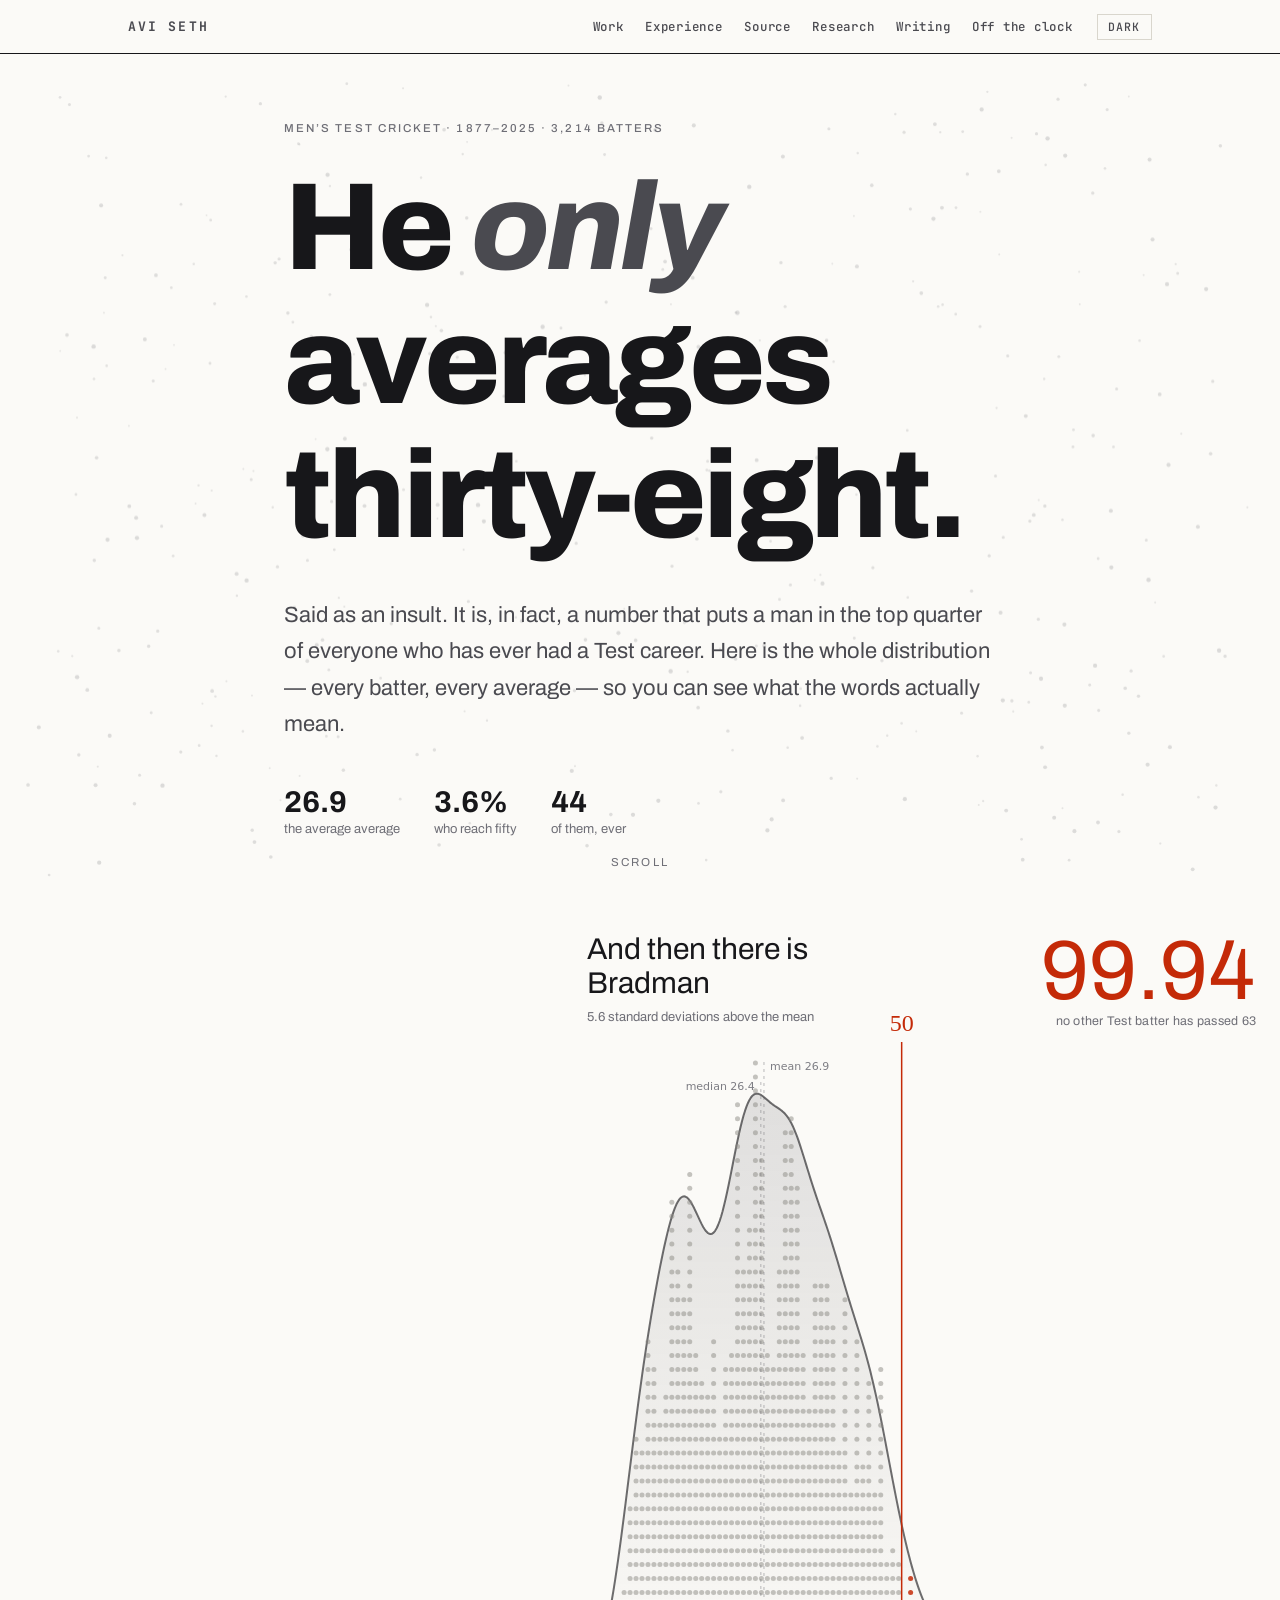
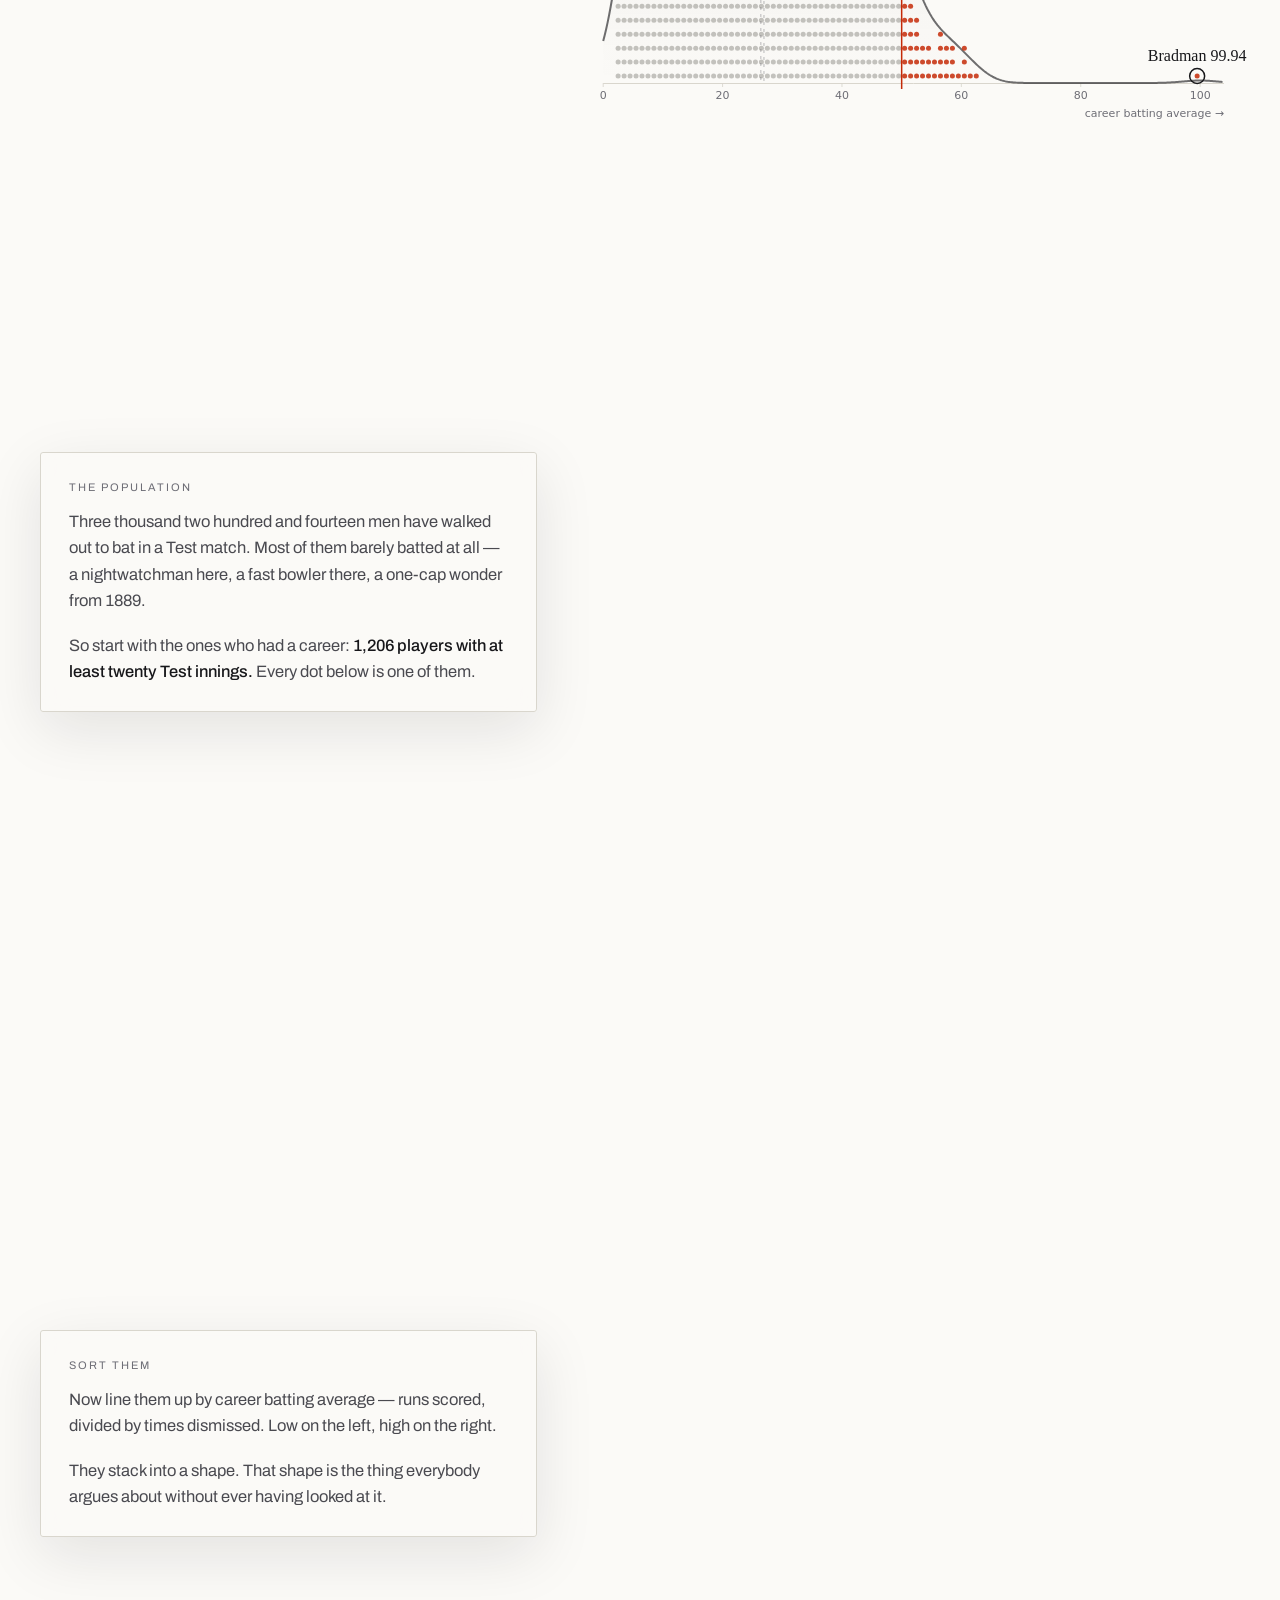
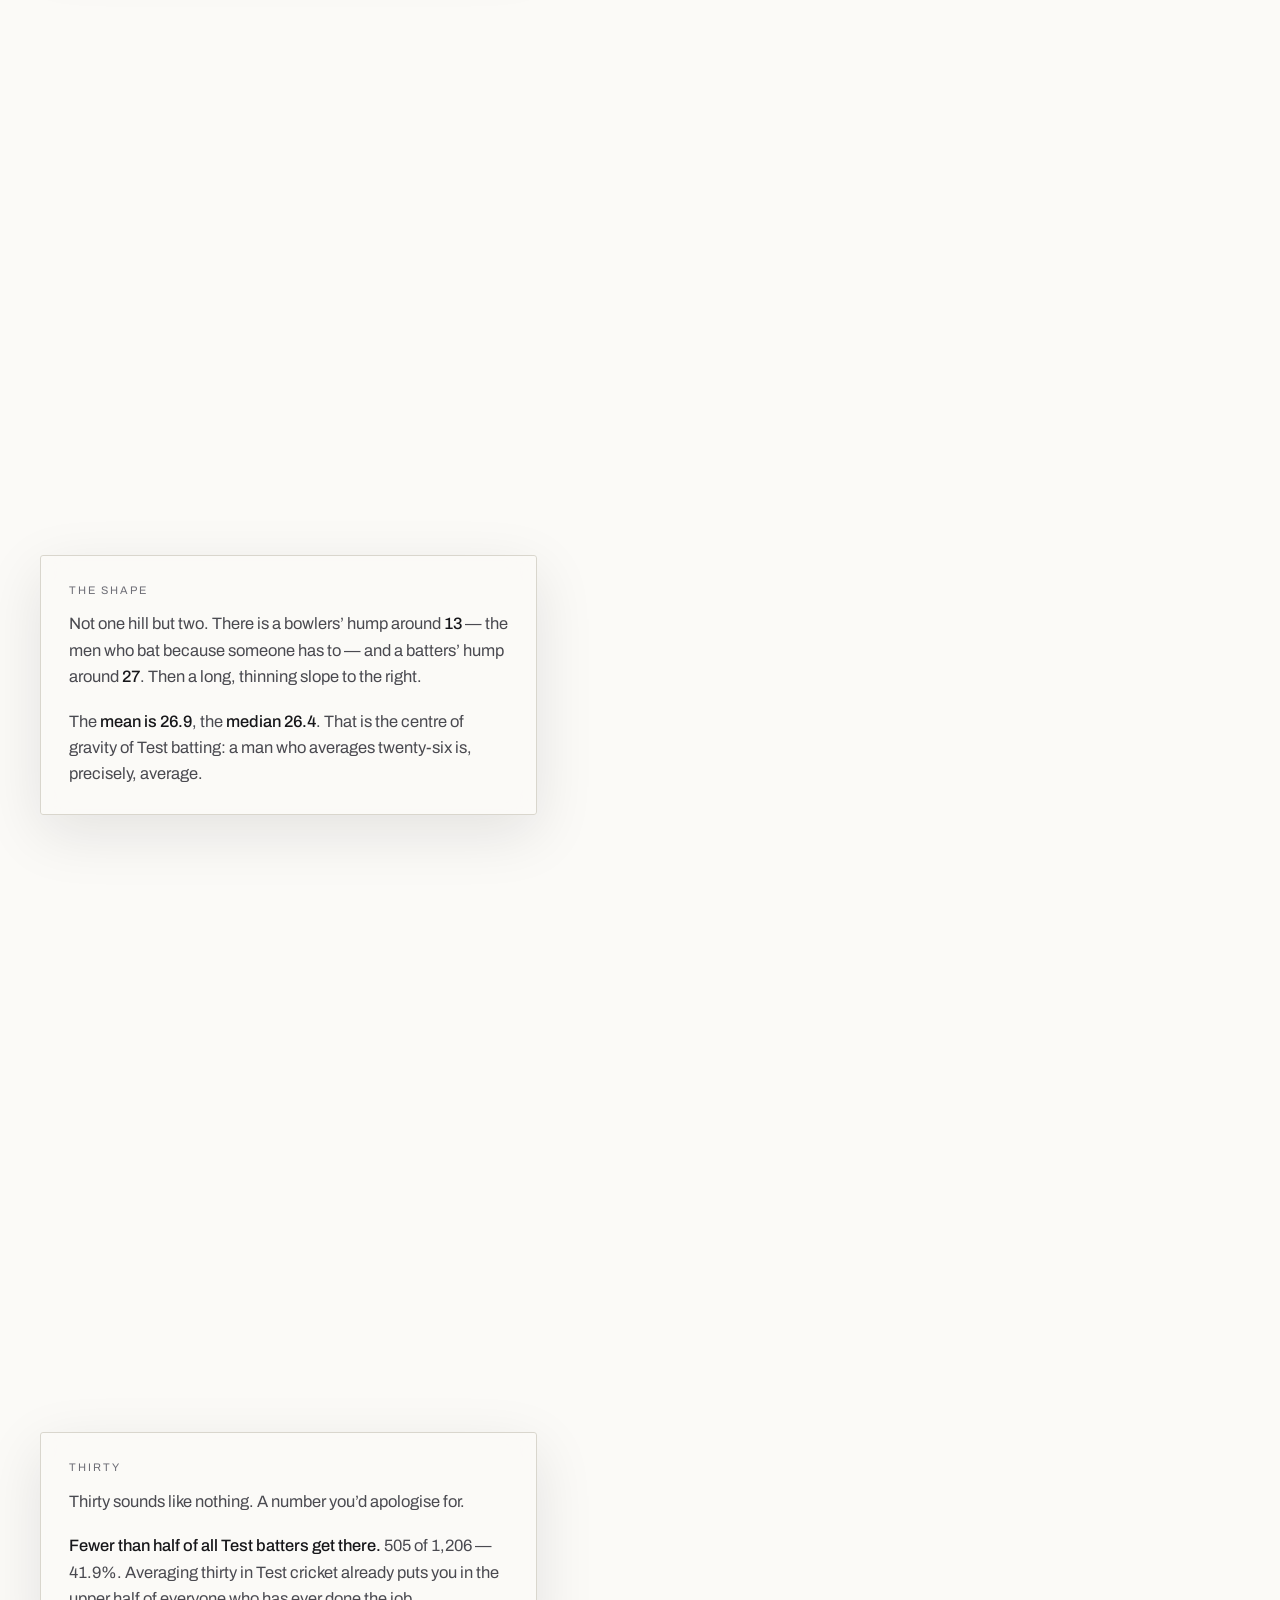
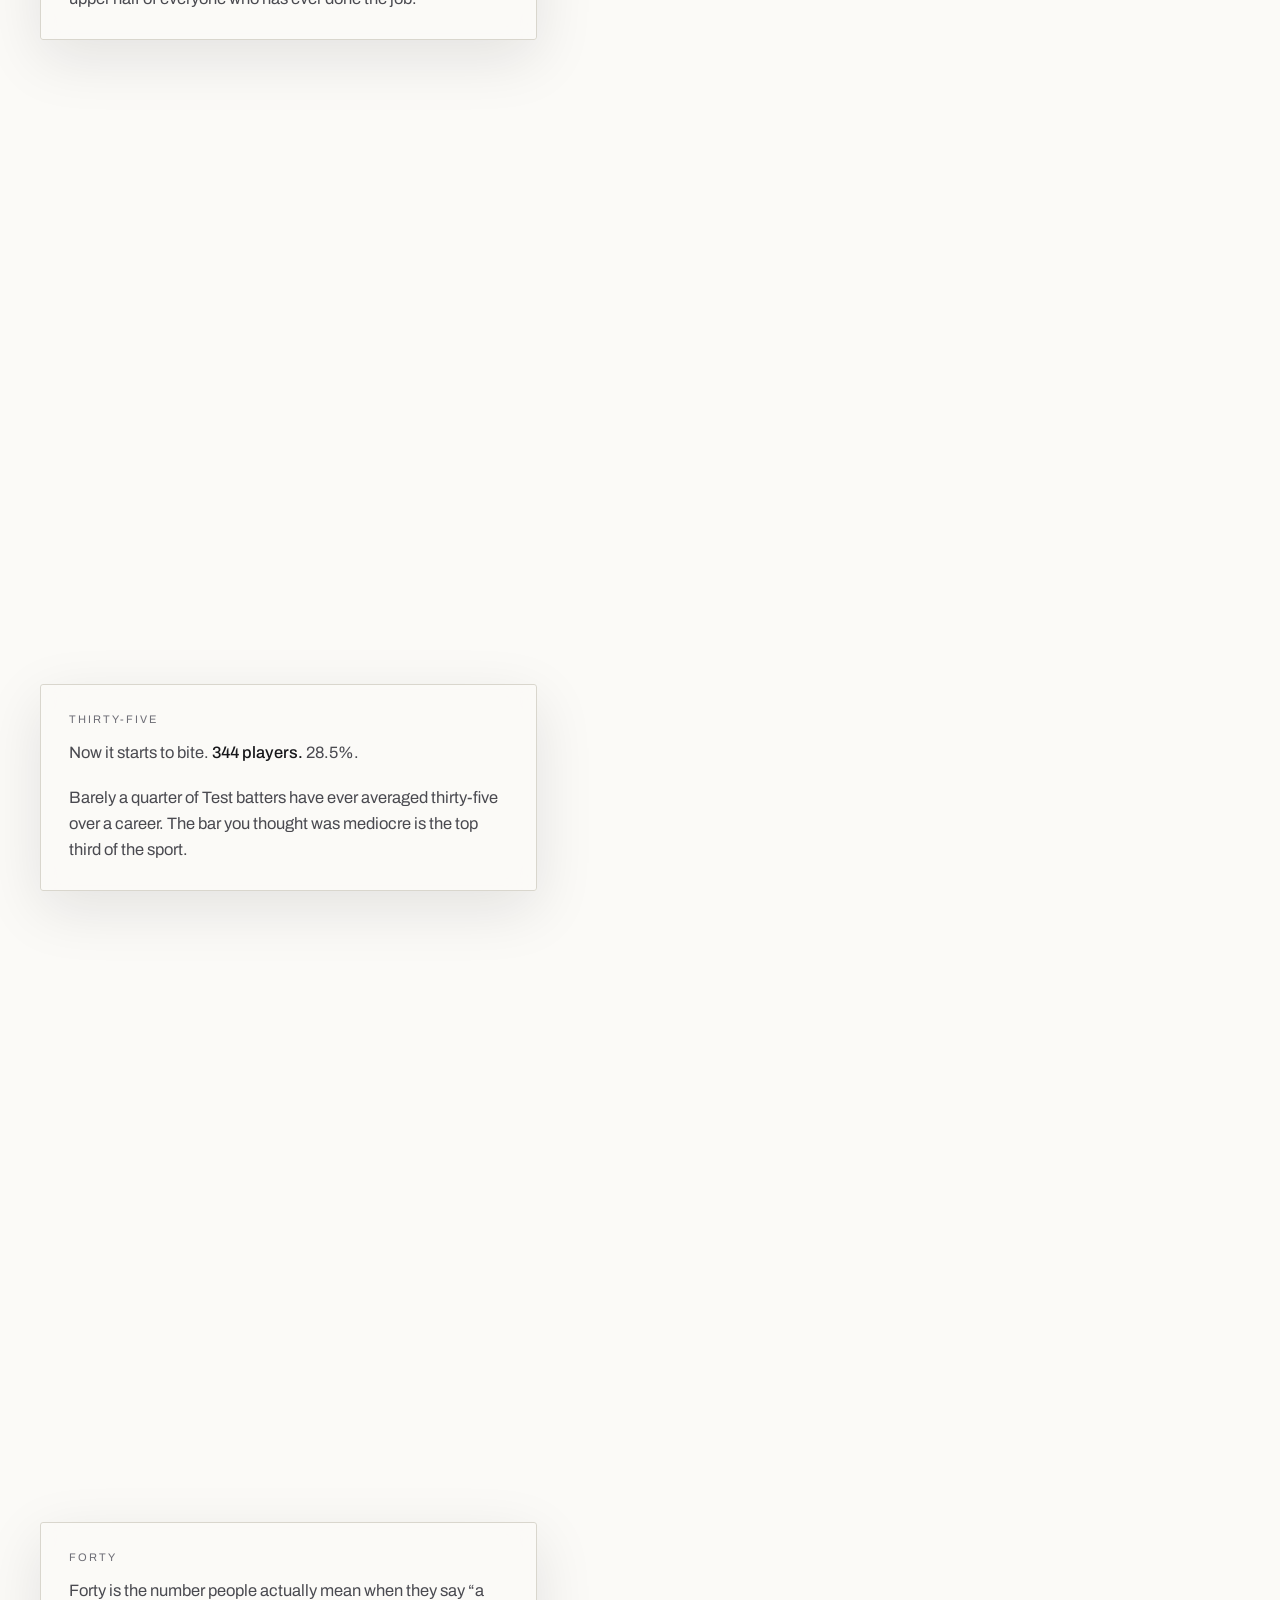
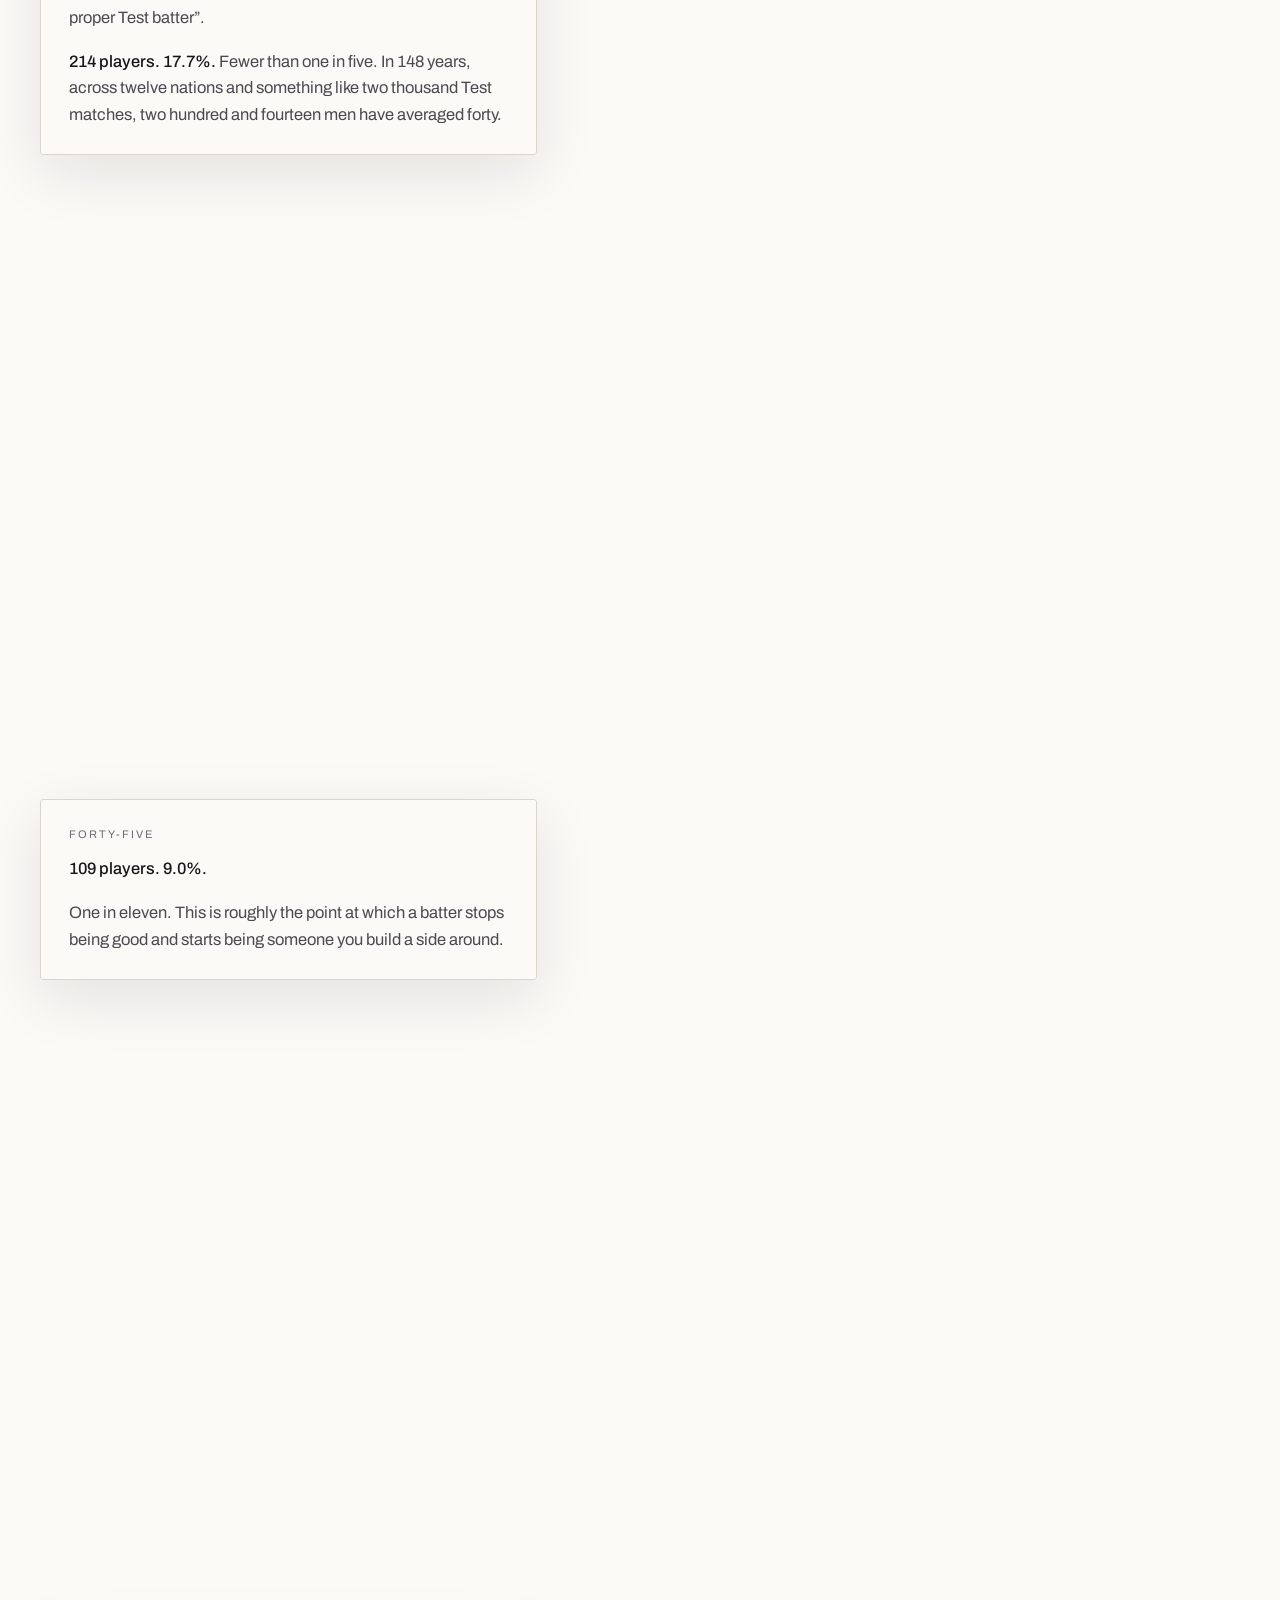
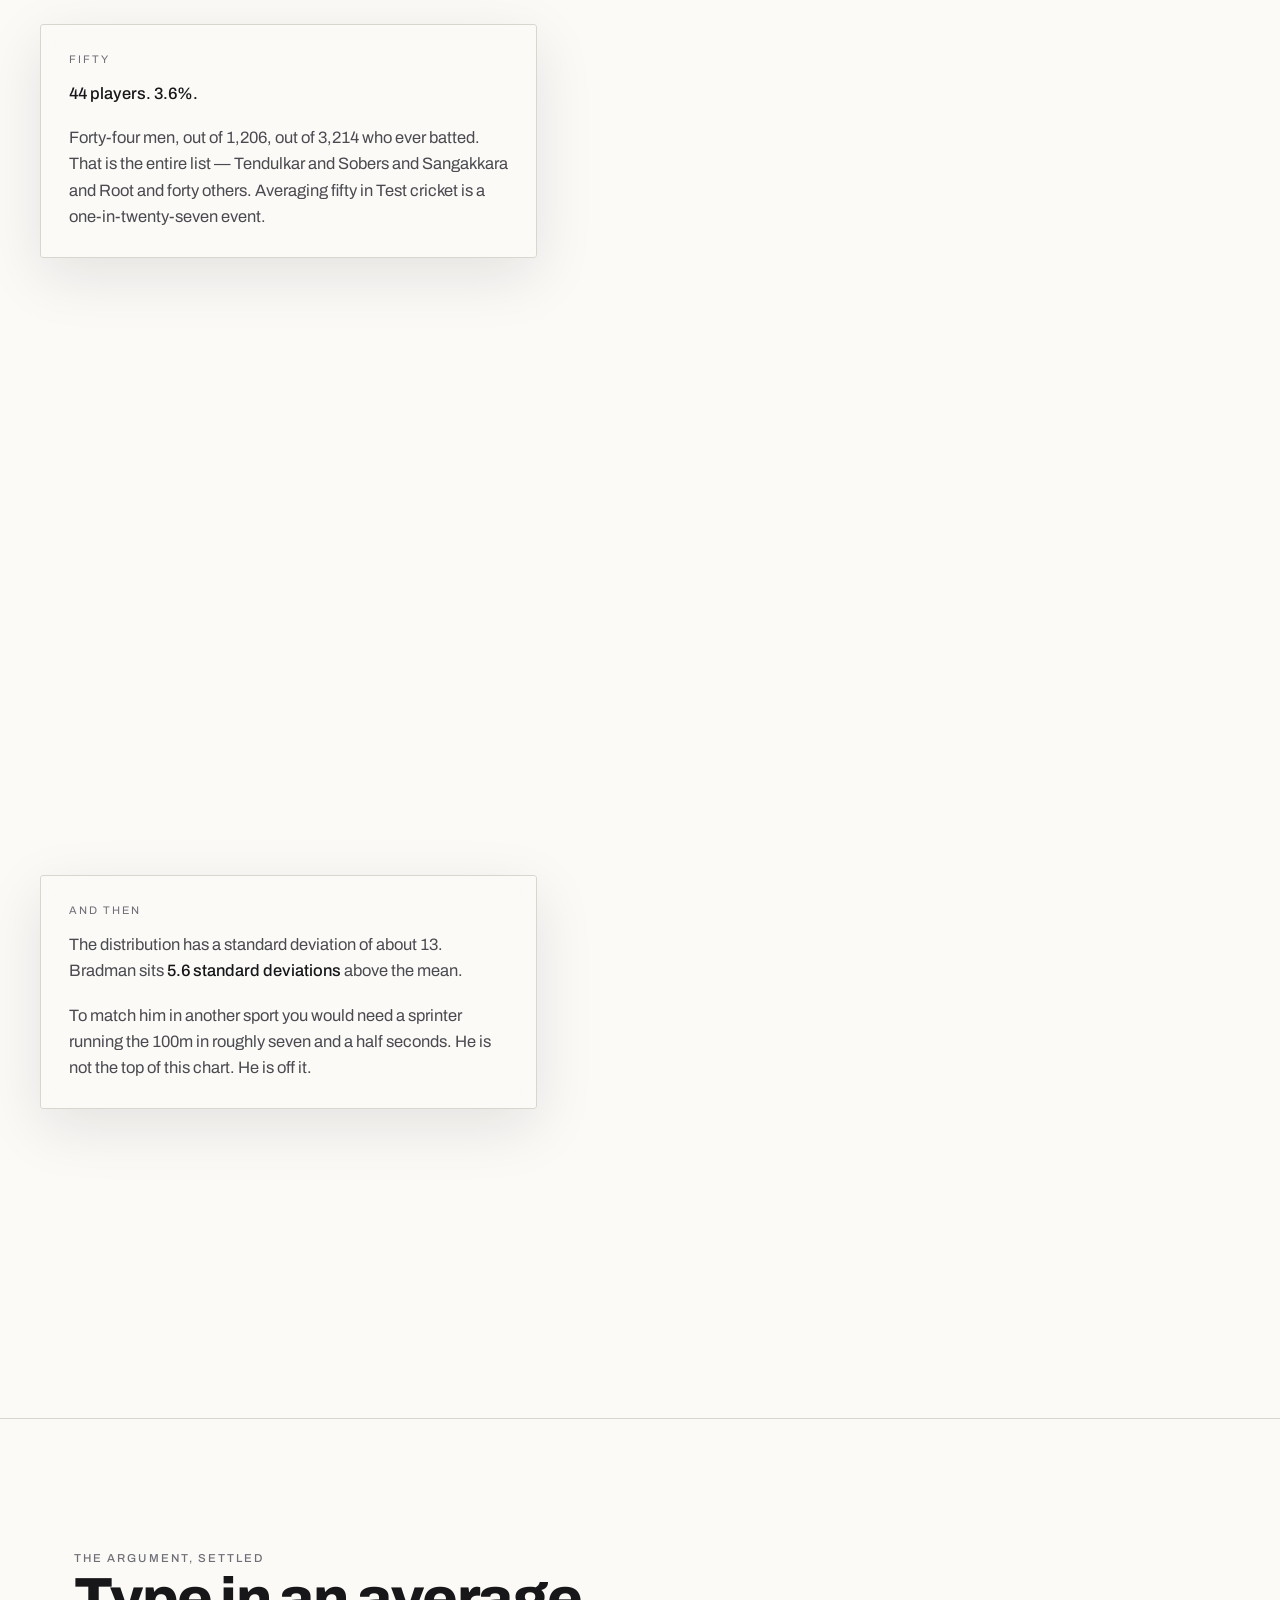
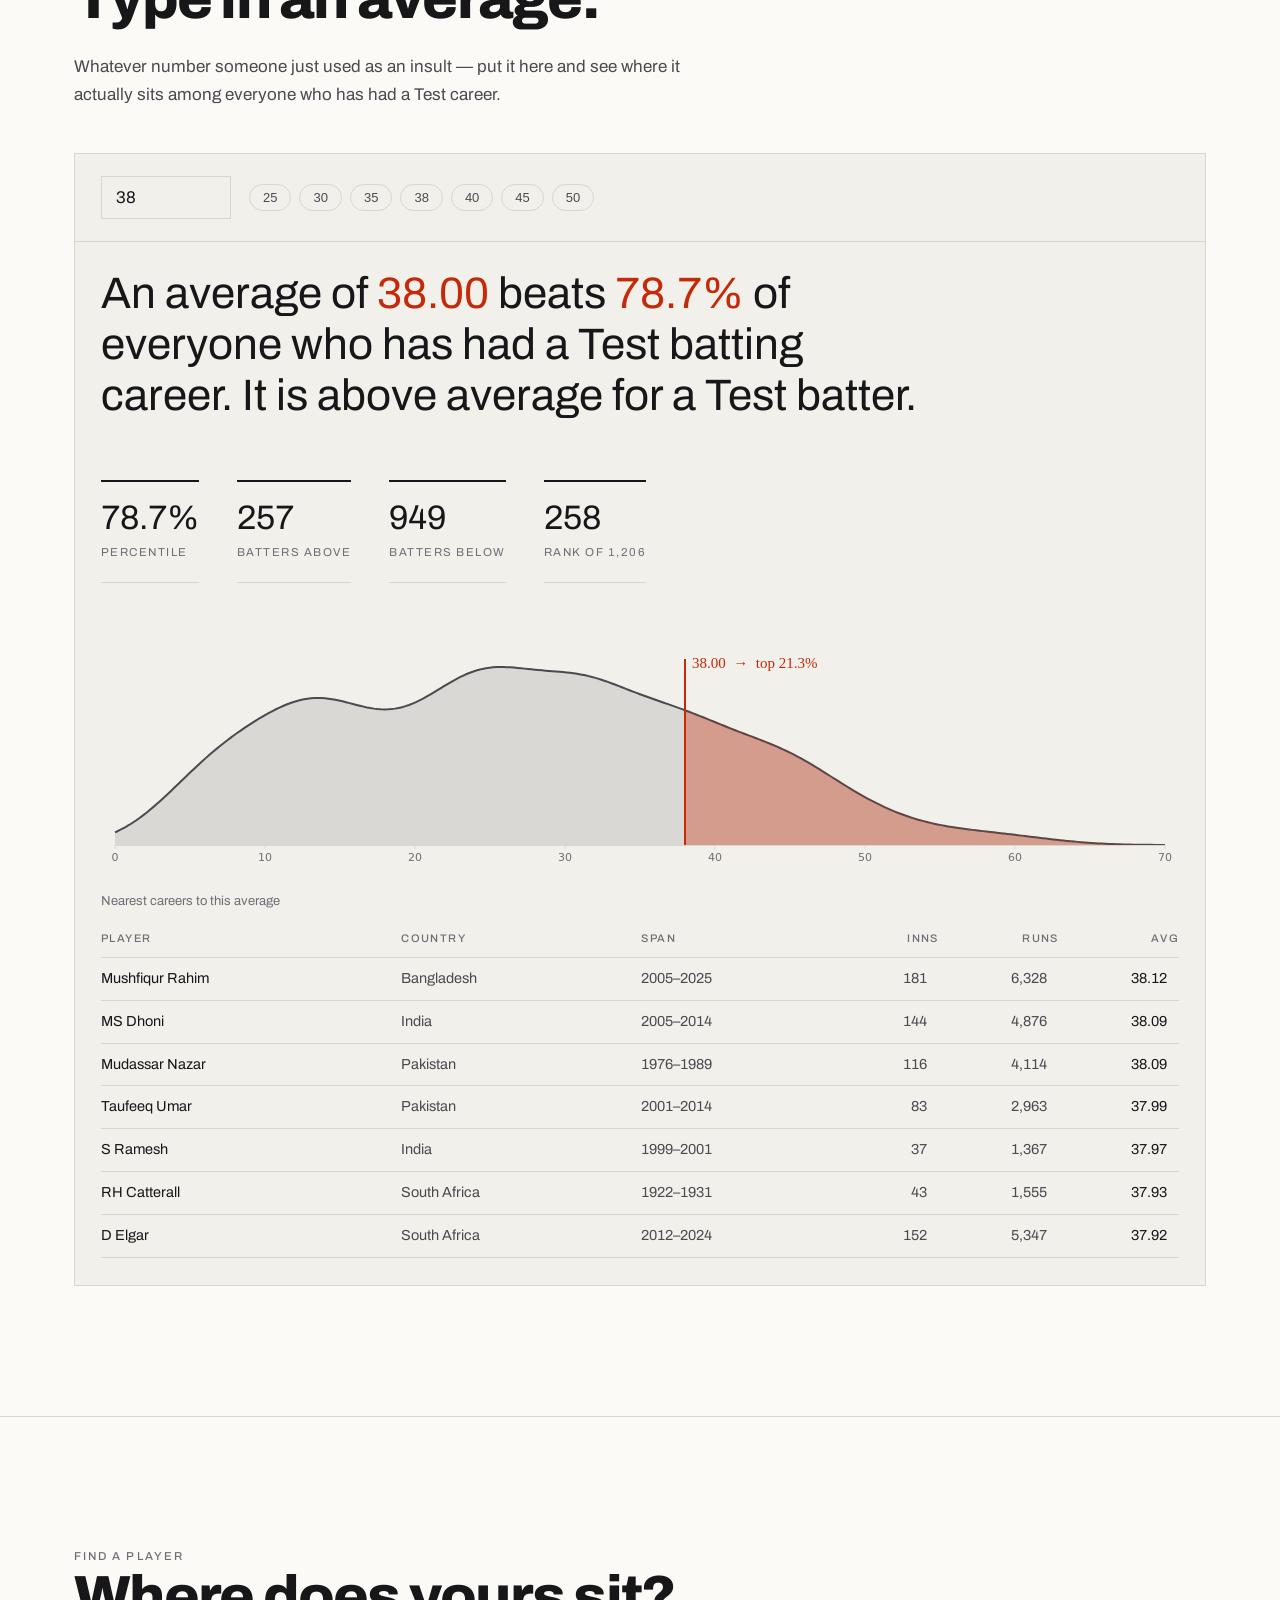
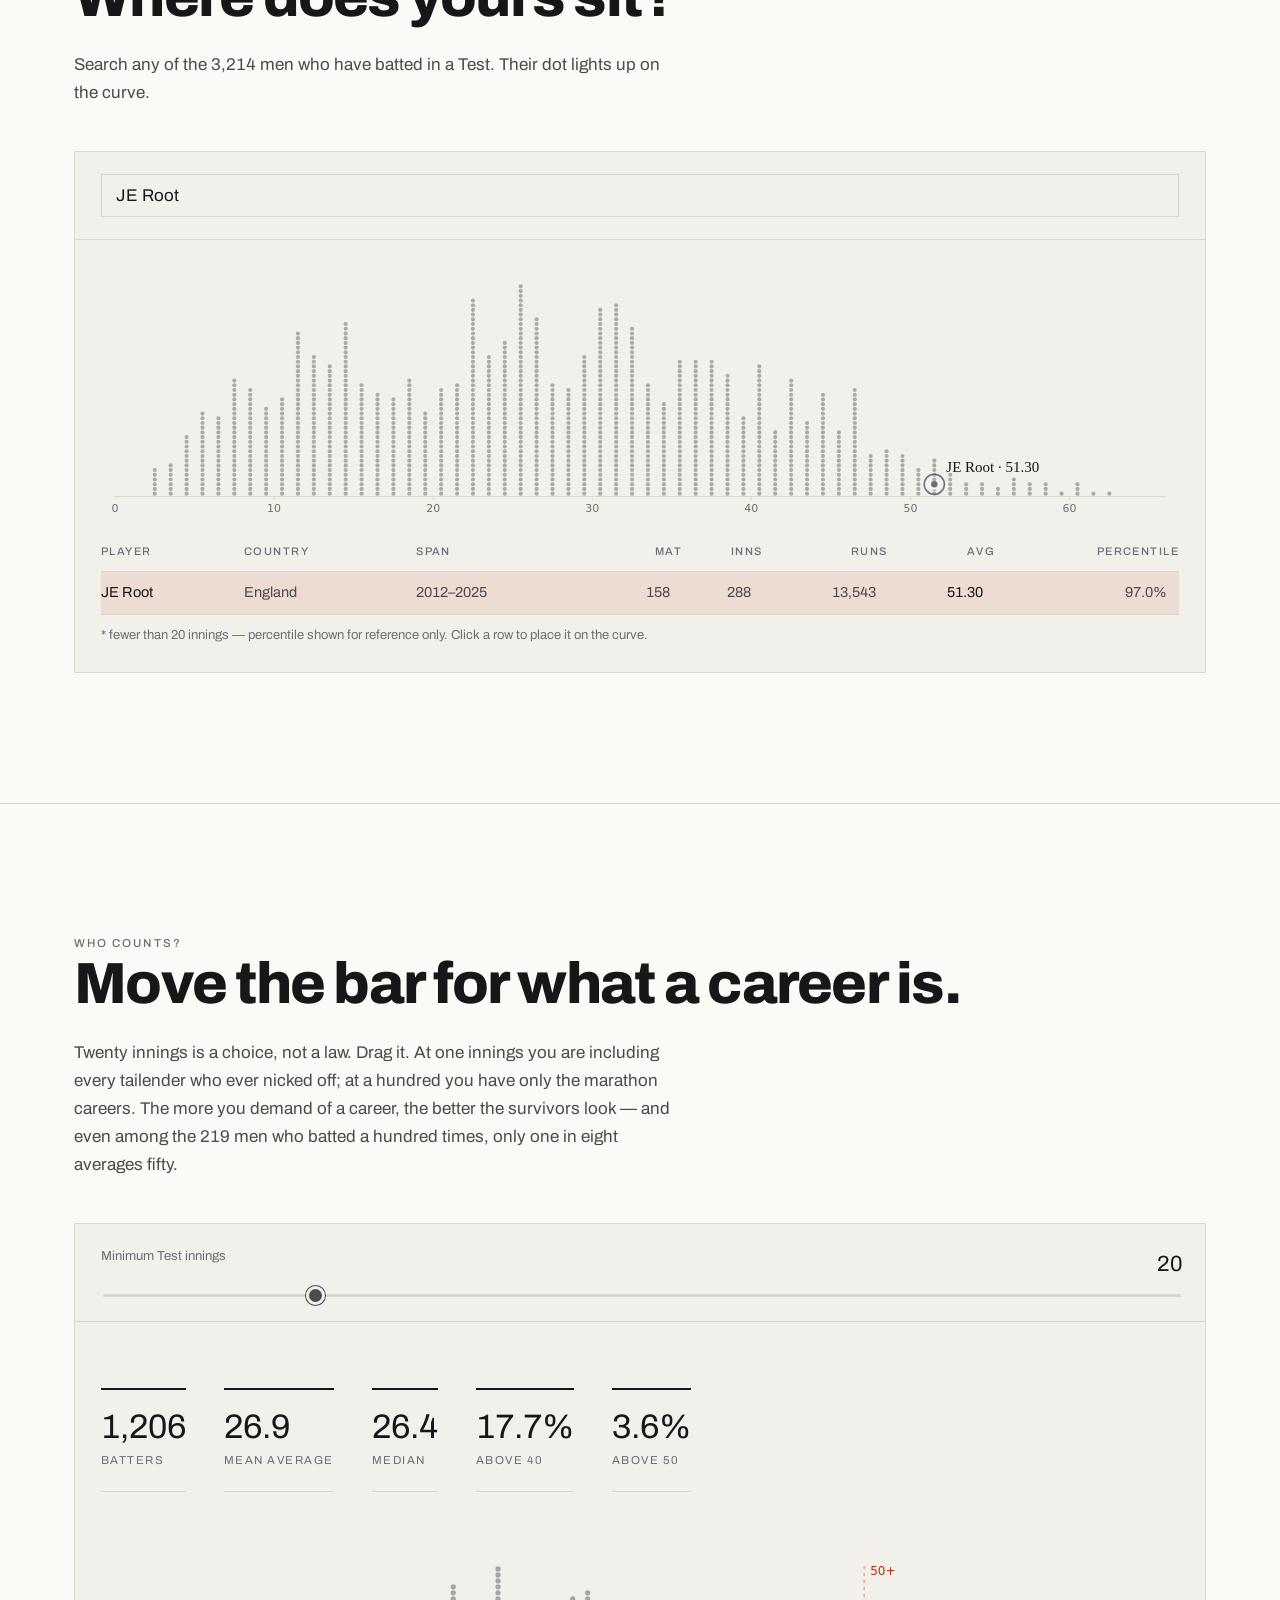
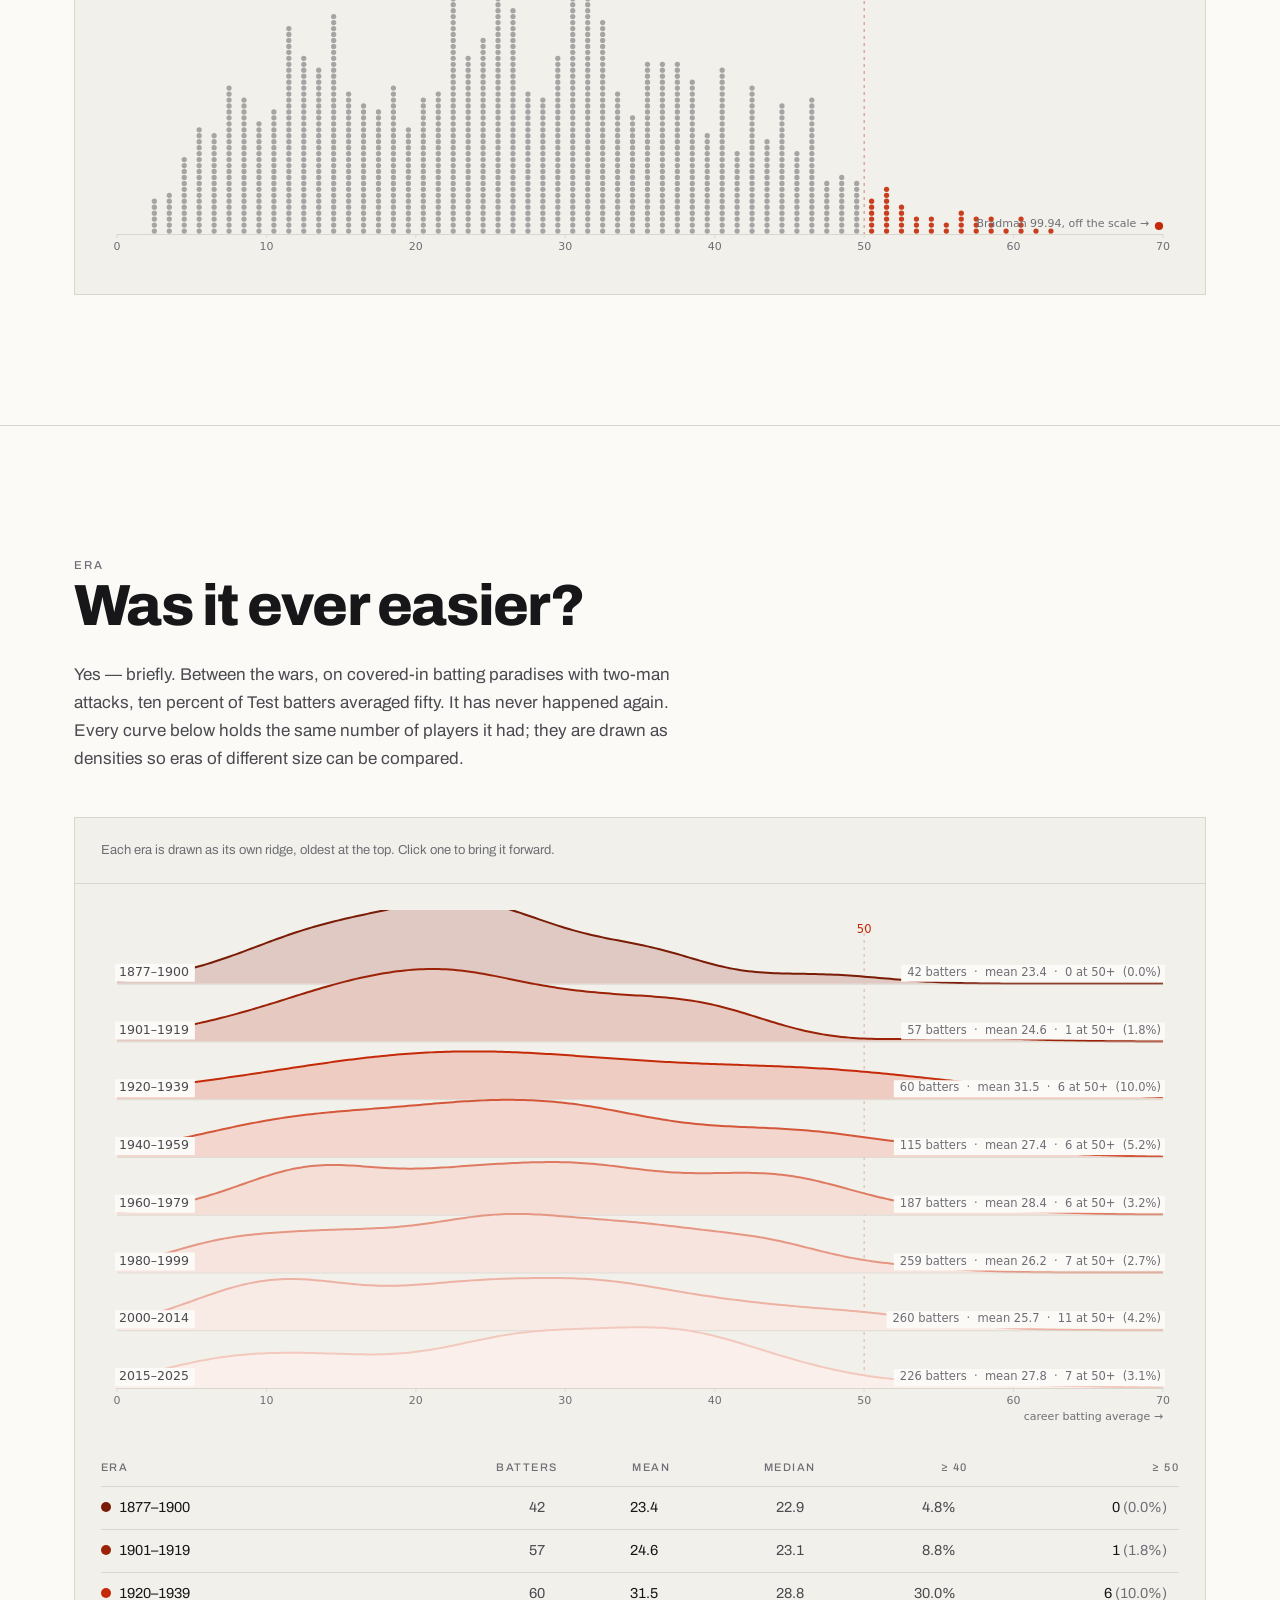
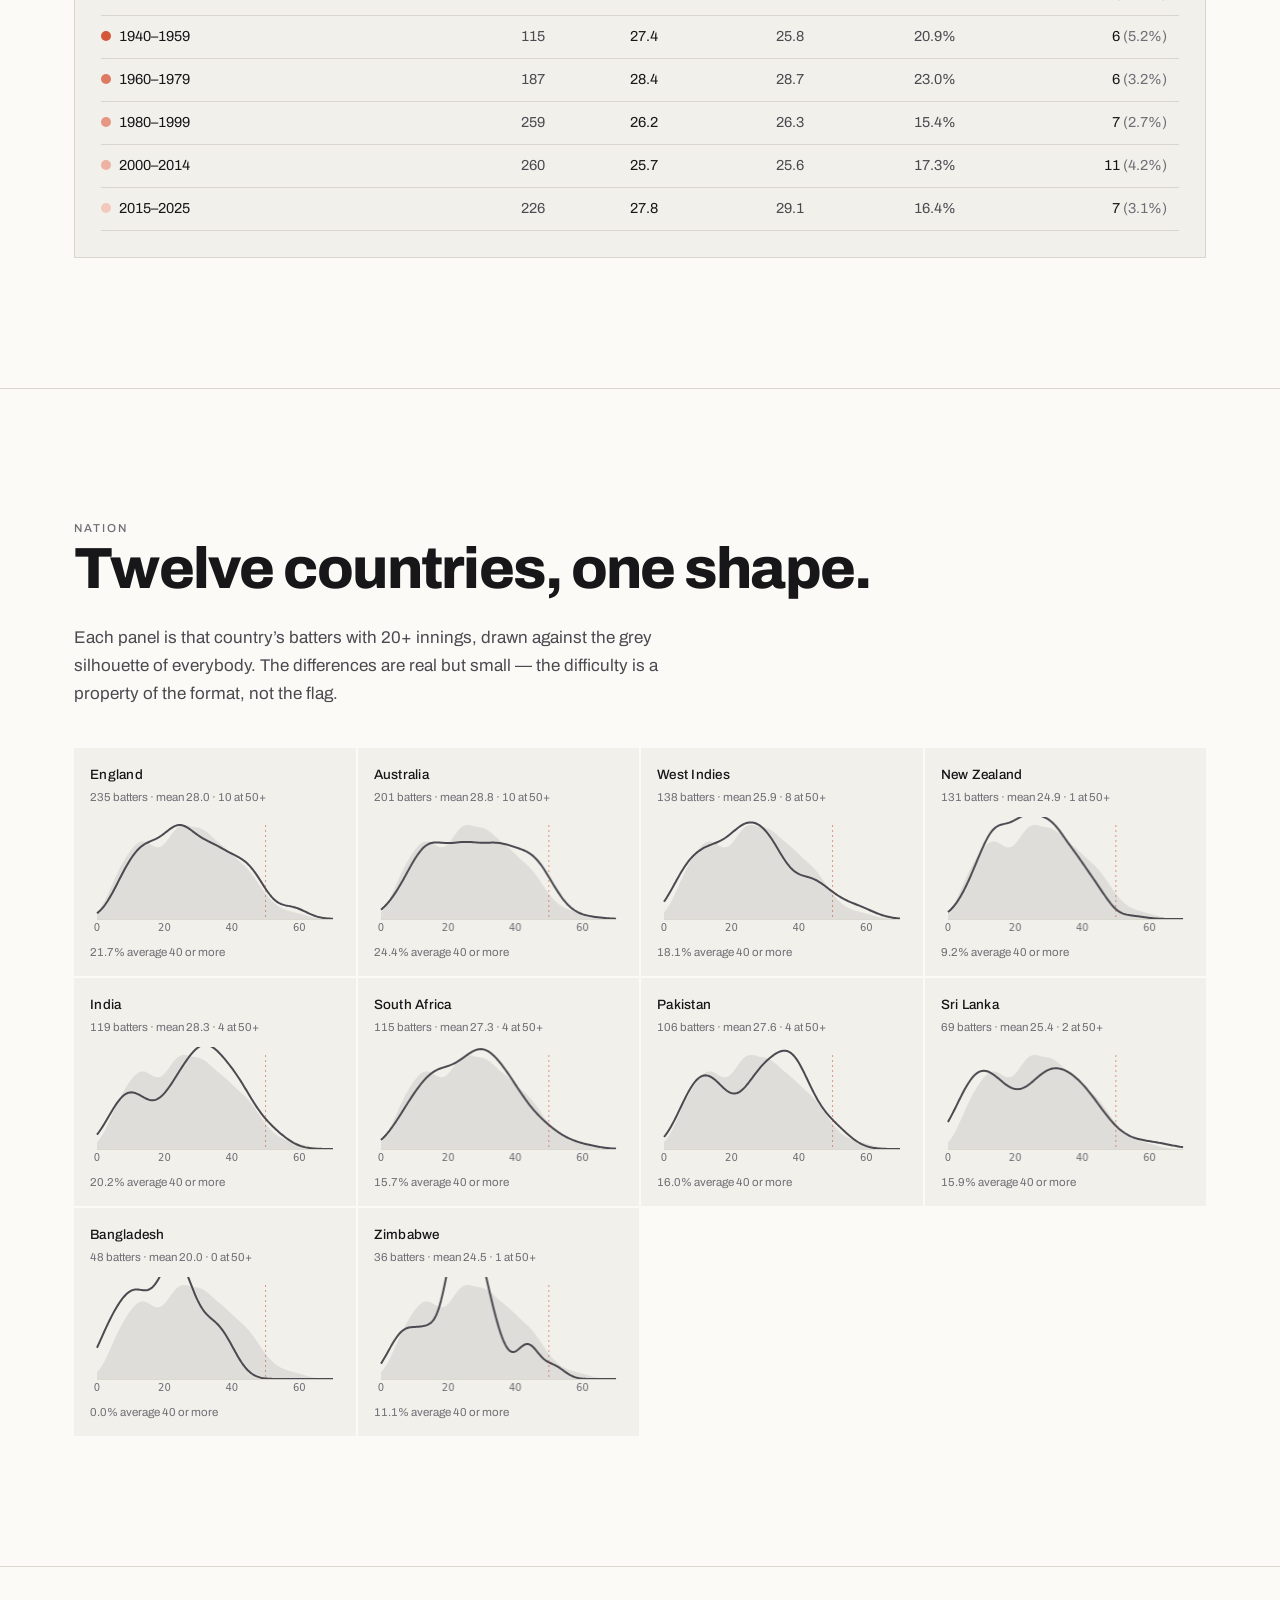
<file: writing/average-50/index.html>
<!DOCTYPE html>
<html lang="en" data-theme="">
<head>
<meta charset="utf-8">
<meta name="viewport" content="width=device-width, initial-scale=1">
<title>The Cruelty of the Average — how hard it is to bat in Test cricket</title>
<meta name="description" content="Every man who has batted in a Test, 1877 to 2025: 3,214 careers, and what the distribution says about a batting average of fifty.">
<link rel="canonical" href="https://aviseth.github.io/writing/average-50/">
<meta property="og:type" content="article">
<meta property="og:title" content="The Cruelty of the Average">
<meta property="og:description" content="An average of 38 is said as an insult. Across 3,214 Test batters, it is nothing of the sort.">
<meta property="og:url" content="https://aviseth.github.io/writing/average-50/">
<meta name="theme-color" content="#FBFAF7">
<link rel="icon" href="data:image/svg+xml,%3Csvg xmlns='http://www.w3.org/2000/svg' viewBox='0 0 32 32'%3E%3Crect width='32' height='32' fill='%2317171A'/%3E%3Ctext x='16' y='23' font-family='monospace' font-size='19' font-weight='700' fill='%23FBFAF7' text-anchor='middle'%3EA%3C/text%3E%3C/svg%3E">
<script>
  // Applied before first paint so switching themes never flashes.
  try { var t = localStorage.getItem('theme'); if (t) document.documentElement.dataset.theme = t } catch (e) {}
</script>
<link rel="preconnect" href="https://fonts.googleapis.com">
<link rel="preconnect" href="https://fonts.gstatic.com" crossorigin>
<link href="https://fonts.googleapis.com/css2?family=Archivo:wght@400;500;600;700;800&family=JetBrains+Mono:wght@400;500;700&display=swap" rel="stylesheet">
<link rel="stylesheet" href="../../assets/style.css">
<link rel="stylesheet" href="../../assets/essay.css">

</head>
<body data-palette="#3987e5,#d95926,#199e70">

<a class="skip" href="#hero">Skip to content</a>

<header class="bar">
  <div class="bar__in">
    <a class="bar__id" href="/">Avi&nbsp;Seth</a>
    <nav class="bar__nav" aria-label="Sections">
      <a href="/#work">Work</a>
      <a href="/#experience">Experience</a>
      <a href="/#source">Source</a>
      <a href="/#research">Research</a>
      <a href="/#writing">Writing</a>
      <a href="/#offclock">Off the clock</a>
    </nav>
    <button class="bar__theme" type="button" id="theme" aria-label="Switch colour scheme"><span id="theme-label">Dark</span></button>
  </div>
</header>

<!-- ============ HERO ============ -->
<section id="hero">
  <canvas id="heroCanvas"></canvas>
  <div class="wrap">
    <div class="kicker">Men&rsquo;s Test cricket &middot; 1877&ndash;2025 &middot; 3,214 batters</div>
    <h1>He <em>only</em> averages thirty&#8209;eight.</h1>
    <p class="lede">Said as an insult. It is, in fact, a number that puts a man in the top quarter of everyone who has ever had a Test career. Here is the whole distribution &mdash; every batter, every average &mdash; so you can see what the words actually mean.</p>
    <div class="hero-meta">
      <div><b>26.9</b>the average average</div>
      <div><b>3.6%</b>who reach fifty</div>
      <div><b>44</b>of them, ever</div>
    </div>
  </div>
  <div class="scrollcue">Scroll</div>
</section>

<!-- ============ SCROLLY ============ -->
<div id="scrolly">
  <div class="sticky">
    <canvas id="viz"></canvas>
    <div class="viz-hud">
      <div class="hud-l">
        <div class="hud-title" id="hudTitle">Every Test batter</div>
        <div class="hud-sub" id="hudSub">One dot = one career</div>
      </div>
      <div class="hud-r">
        <div class="hud-big neutral" id="hudBig">1,206</div>
        <div class="hud-cap" id="hudCap">men have batted at least twenty times in a Test match</div>
      </div>
    </div>
  </div>
  <div class="steps">
    <div class="step" data-step="0"><div class="step-inner">
      <span class="lab">The population</span>
      <p>Three thousand two hundred and fourteen men have walked out to bat in a Test match. Most of them barely batted at all &mdash; a nightwatchman here, a fast bowler there, a one&#8209;cap wonder from 1889.</p>
      <p>So start with the ones who had a career: <strong>1,206 players with at least twenty Test innings.</strong> Every dot below is one of them.</p>
    </div></div>

    <div class="step" data-step="1"><div class="step-inner">
      <span class="lab">Sort them</span>
      <p>Now line them up by career batting average &mdash; runs scored, divided by times dismissed. Low on the left, high on the right.</p>
      <p>They stack into a shape. That shape is the thing everybody argues about without ever having looked at it.</p>
    </div></div>

    <div class="step" data-step="2"><div class="step-inner">
      <span class="lab">The shape</span>
      <p>Not one hill but two. There is a bowlers&rsquo; hump around <strong>13</strong> &mdash; the men who bat because someone has to &mdash; and a batters&rsquo; hump around <strong>27</strong>. Then a long, thinning slope to the right.</p>
      <p>The <strong>mean is 26.9</strong>, the <strong>median 26.4</strong>. That is the centre of gravity of Test batting: a man who averages twenty&#8209;six is, precisely, average.</p>
    </div></div>

    <div class="step" data-step="3"><div class="step-inner">
      <span class="lab">Thirty</span>
      <p>Thirty sounds like nothing. A number you&rsquo;d apologise for.</p>
      <p><strong>Fewer than half of all Test batters get there.</strong> 505 of 1,206 &mdash; 41.9%. Averaging thirty in Test cricket already puts you in the upper half of everyone who has ever done the job.</p>
    </div></div>

    <div class="step" data-step="4"><div class="step-inner">
      <span class="lab">Thirty&#8209;five</span>
      <p>Now it starts to bite. <strong>344 players.</strong> 28.5%.</p>
      <p>Barely a quarter of Test batters have ever averaged thirty&#8209;five over a career. The bar you thought was mediocre is the top third of the sport.</p>
    </div></div>

    <div class="step" data-step="5"><div class="step-inner">
      <span class="lab">Forty</span>
      <p>Forty is the number people actually mean when they say &ldquo;a proper Test batter&rdquo;.</p>
      <p><strong>214 players. 17.7%.</strong> Fewer than one in five. In 148 years, across twelve nations and something like two thousand Test matches, two hundred and fourteen men have averaged forty.</p>
    </div></div>

    <div class="step" data-step="6"><div class="step-inner">
      <span class="lab">Forty&#8209;five</span>
      <p><strong>109 players. 9.0%.</strong></p>
      <p>One in eleven. This is roughly the point at which a batter stops being good and starts being someone you build a side around.</p>
    </div></div>

    <div class="step" data-step="7"><div class="step-inner">
      <span class="lab">Fifty</span>
      <p><strong>44 players. 3.6%.</strong></p>
      <p>Forty&#8209;four men, out of 1,206, out of 3,214 who ever batted. That is the entire list &mdash; Tendulkar and Sobers and Sangakkara and Root and forty others. Averaging fifty in Test cricket is a one&#8209;in&#8209;twenty&#8209;seven event.</p>
    </div></div>

    <div class="step" data-step="8"><div class="step-inner">
      <span class="lab">And then</span>
      <p>The distribution has a standard deviation of about 13. Bradman sits <strong>5.6 standard deviations</strong> above the mean.</p>
      <p>To match him in another sport you would need a sprinter running the 100m in roughly seven and a half seconds. He is not the top of this chart. He is off it.</p>
    </div></div>
  </div>
</div>

<!-- ============ ENTER AN AVERAGE ============ -->
<section class="blk" id="calc">
  <div class="wide">
    <div class="kicker">The argument, settled</div>
    <h2>Type in an average.</h2>
    <p class="intro">Whatever number someone just used as an insult &mdash; put it here and see where it actually sits among everyone who has had a Test career.</p>
  </div>
  <div class="wide">
    <div class="tool">
      <div class="tool-head">
        <div style="flex:0 0 130px"><input type="number" id="avgIn" value="38" min="0" max="100" step="0.01" aria-label="Batting average"></div>
        <div class="pills" id="avgPresets"></div>
      </div>
      <div class="tool-body">
        <div class="verdict" id="avgVerdict"></div>
        <div class="statrow" style="margin-top:26px">
          <div class="stat"><b id="avgPct">&mdash;</b><span>percentile</span></div>
          <div class="stat"><b id="avgBetter">&mdash;</b><span>batters above</span></div>
          <div class="stat"><b id="avgBelow">&mdash;</b><span>batters below</span></div>
          <div class="stat"><b id="avgRank">&mdash;</b><span>rank of 1,206</span></div>
        </div>
        <div class="chartbox" style="margin-top:30px"><canvas id="calcCanvas" height="230"></canvas></div>
        <p class="hint" style="margin:16px 0 0">Nearest careers to this average</p>
        <div class="results" id="avgNeighbours"></div>
      </div>
    </div>
  </div>
</section>

<!-- ============ FIND A PLAYER ============ -->
<section class="blk" id="find">
  <div class="wide">
    <div class="kicker">Find a player</div>
    <h2>Where does yours sit?</h2>
    <p class="intro">Search any of the 3,214 men who have batted in a Test. Their dot lights up on the curve.</p>
  </div>
  <div class="wide">
    <div class="tool">
      <div class="tool-head"><input type="text" id="playerIn" placeholder="Try Root, Kohli, Sobers, Chanderpaul, Sehwag&hellip;" autocomplete="off" aria-label="Player search"></div>
      <div class="tool-body">
        <div class="chartbox"><canvas id="findCanvas" height="260"></canvas></div>
        <div class="results" id="playerResults"></div>
      </div>
    </div>
  </div>
</section>

<!-- ============ THRESHOLD ============ -->
<section class="blk" id="thresh">
  <div class="wide">
    <div class="kicker">Who counts?</div>
    <h2>Move the bar for what a career is.</h2>
    <p class="intro">Twenty innings is a choice, not a law. Drag it. At one innings you are including every tailender who ever nicked off; at a hundred you have only the marathon careers. The more you demand of a career, the better the survivors look &mdash; and even among the 219 men who batted a hundred times, only one in eight averages fifty.</p>
  </div>
  <div class="wide">
    <div class="tool">
      <div class="tool-head" style="flex-direction:column;align-items:stretch;gap:10px">
        <div style="display:flex;justify-content:space-between;font-size:13px;color:var(--ink-3)">
          <span>Minimum Test innings</span>
          <span style="color:var(--ink);font-family:var(--serif);font-size:22px" id="thLabel">20</span>
        </div>
        <input type="range" id="thRange" min="1" max="100" value="20" aria-label="Minimum innings">
      </div>
      <div class="tool-body">
        <div class="statrow" style="margin-bottom:24px">
          <div class="stat"><b id="thN">&mdash;</b><span>batters</span></div>
          <div class="stat"><b id="thMean">&mdash;</b><span>mean average</span></div>
          <div class="stat"><b id="thMed">&mdash;</b><span>median</span></div>
          <div class="stat"><b id="th40">&mdash;</b><span>above 40</span></div>
          <div class="stat"><b id="th50">&mdash;</b><span>above 50</span></div>
        </div>
        <div class="chartbox"><canvas id="thCanvas" height="320"></canvas></div>
      </div>
    </div>
  </div>
</section>

<!-- ============ ERAS ============ -->
<section class="blk" id="eras">
  <div class="wide">
    <div class="kicker">Era</div>
    <h2>Was it ever easier?</h2>
    <p class="intro">Yes &mdash; briefly. Between the wars, on covered-in batting paradises with two-man attacks, ten percent of Test batters averaged fifty. It has never happened again. Every curve below holds the same number of players it had; they are drawn as densities so eras of different size can be compared.</p>
  </div>
  <div class="wide">
    <div class="tool">
      <div class="tool-head"><div class="hint" id="eraLegend" style="margin:0">Each era is drawn as its own ridge, oldest at the top. Click one to bring it forward.</div></div>
      <div class="tool-body">
        <div class="chartbox"><canvas id="eraCanvas" height="520"></canvas></div>
        <div style="margin-top:28px;overflow:auto"><table id="eraTable"></table></div>
      </div>
    </div>
  </div>
</section>

<!-- ============ COUNTRIES ============ -->
<section class="blk" id="countries">
  <div class="wide">
    <div class="kicker">Nation</div>
    <h2>Twelve countries, one shape.</h2>
    <p class="intro">Each panel is that country&rsquo;s batters with 20+ innings, drawn against the grey silhouette of everybody. The differences are real but small &mdash; the difficulty is a property of the format, not the flag.</p>
  </div>
  <div class="wide">
    <div class="small-mult" id="smallMult" style="margin-top:40px"></div>
  </div>
</section>

<!-- ============ THE 44 ============ -->
<section class="blk" id="fifty">
  <div class="wide">
    <div class="kicker">The list</div>
    <h2>Everyone who averaged fifty.</h2>
    <p class="intro">Minimum twenty innings, all of Test history. It is a short document.</p>
    <div style="margin-top:36px;overflow:auto"><table id="fiftyTable"></table></div>
  </div>
</section>

<footer>
  <div class="wrap">
    <h3>Notes</h3>
    <p class="note">
      <strong style="color:var(--ink-2)">Data.</strong> Career batting records for every man to have played a Test match, 1877 to 2025, sourced from the <code>cricket_batting</code> dataset in Rob&nbsp;J&nbsp;Hyndman&rsquo;s <em>weird</em> R package, which compiles ESPNcricinfo career records. 3,241 players; 27 never batted; 70 more were never dismissed, so have no defined average. That leaves <strong style="color:var(--ink-2)">3,144 batters with a career average</strong>, of whom 1,206 have twenty or more innings.
    </p>
    <p class="note">
      <strong style="color:var(--ink-2)">Averages.</strong> Runs &divide; (innings &minus; not outs), computed from the raw counts rather than taken on trust. Players who appeared for more than one country are counted once, filed under &ldquo;Multiple&rdquo;. Seventeen pairs of players share a name and initials; those are disambiguated by debut year.
    </p>
    <p class="note">
      <strong style="color:var(--ink-2)">Eras.</strong> A player is assigned to the era containing the midpoint of his career, so a man who played 1990&ndash;2004 lands in 2000&ndash;2014. Densities are Gaussian kernel estimates using Silverman&rsquo;s rule; they are smoothing, not truth &mdash; the dots underneath are the data.
    </p>
    <p class="note">
      <strong style="color:var(--ink-2)">The obvious caveat.</strong> A batting average takes no view on when the runs came, against whom, or on what. It does not know about uncovered pitches, or Bodyline, or the West Indies attack of 1984, or a flat deck in Colombo. It is a blunt instrument. The point of this page is not that the average is a perfect measure &mdash; it is that people quote it constantly while having no idea what its distribution looks like.
    </p>
    <p class="note" style="margin-top:34px;color:#5c5c56">Test data current to the end of 2025. Built for a cricket argument.</p>
  </div>
</footer>

<div class="tt" id="tt"></div>
<style>
.steps{pointer-events:none}
.step-inner{pointer-events:auto}
</style>
<script>
(function(){
"use strict";
const RAW = {"countries":["Afghanistan","Australia","Bangladesh","England","India","Ireland","Multiple","New Zealand","Pakistan","South Africa","Sri Lanka","West Indies","Zimbabwe"],"fields":["name","c","start","end","mat","inns","no","runs","hs","hsno","avg","h","f","d"],"players":[["SR Tendulkar",4,1989,2013,200,329,33,15921,248,1,53.79,51,68,14],["JE Root",3,2012,2025,158,288,24,13543,262,0,51.3,39,66,13],["RT Ponting",1,1995,2012,168,287,29,13378,257,0,51.85,41,62,17],["JH Kallis",9,1995,2013,166,280,40,13289,224,0,55.37,45,58,16],["R Dravid",4,1996,2012,164,286,32,13288,270,0,52.31,36,63,8],["AN Cook",3,2006,2018,161,291,16,12472,294,0,45.35,33,57,9],["KC Sangakkara",10,2000,2015,134,233,17,12400,319,0,57.41,38,52,11],["BC Lara",11,1990,2006,131,232,6,11953,400,1,52.89,34,48,17],["S Chanderpaul",11,1994,2015,164,280,49,11867,203,1,51.37,30,66,15],["DPMD Jayawardene",10,1997,2014,149,252,15,11814,374,0,49.85,34,50,15],["AR Border",1,1978,1994,156,265,44,11174,205,0,50.56,27,63,11],["SR Waugh",1,1985,2004,168,260,46,10927,200,0,51.06,32,50,22],["SPD Smith",1,2010,2025,119,212,25,10477,239,0,56.03,36,43,11],["SM Gavaskar",4,1971,1987,125,214,16,10122,236,1,51.12,34,45,12],["Younis Khan",8,2000,2017,118,213,19,10099,313,0,52.06,34,33,19],["HM Amla",9,2004,2019,124,215,16,9282,311,1,46.64,28,41,13],["KS Williamson",7,2010,2024,105,186,17,9276,251,0,54.89,33,37,11],["GC Smith",9,2002,2014,117,205,13,9265,277,0,48.26,27,38,11],["V Kohli",4,2011,2025,123,210,13,9230,254,1,46.85,30,31,15],["GA Gooch",3,1975,1995,118,215,6,8900,333,0,42.58,20,46,13],["Javed Miandad",8,1976,1993,124,189,21,8832,280,1,52.57,23,43,6],["Inzamam-ul-Haq",8,1992,2007,120,200,22,8830,329,0,49.61,25,46,15],["DA Warner",1,2011,2024,112,205,8,8786,335,1,44.6,26,37,13],["VVS Laxman",4,1996,2012,134,225,34,8781,281,0,45.97,17,56,14],["AB de Villiers",9,2004,2018,114,191,18,8765,278,1,50.66,22,46,8],["MJ Clarke",1,2004,2015,115,198,22,8643,329,1,49.11,28,27,9],["ML Hayden",1,1994,2009,103,184,14,8625,380,0,50.74,30,29,14],["V Sehwag",4,2001,2013,104,180,6,8586,319,0,49.34,23,32,16],["IVA Richards",11,1974,1991,121,182,12,8540,291,0,50.24,24,45,10],["AJ Stewart",3,1990,2003,133,235,21,8463,190,0,39.55,15,45,14],["DI Gower",3,1978,1992,117,204,18,8231,215,0,44.25,18,39,7],["AD Mathews",10,2009,2025,119,212,27,8214,200,1,44.4,16,45,6],["KP Pietersen",3,2005,2014,104,181,8,8181,227,0,47.29,23,35,10],["G Boycott",3,1964,1982,108,193,23,8114,246,1,47.73,22,42,10],["GS Sobers",11,1954,1974,93,160,21,8032,365,1,57.78,26,30,12],["ME Waugh",1,1991,2002,128,209,17,8029,153,1,41.82,20,47,19],["MA Atherton",3,1989,2001,115,212,7,7728,185,1,37.7,16,46,20],["IR Bell",3,2004,2015,118,205,24,7727,235,0,42.69,22,46,14],["JL Langer",1,1993,2007,105,182,12,7696,250,0,45.27,23,30,11],["LRPL Taylor",7,2007,2022,112,196,24,7683,290,0,44.67,19,35,14],["MC Cowdrey",3,1954,1975,114,188,15,7624,182,0,44.07,22,38,9],["CG Greenidge",11,1974,1991,108,185,16,7558,226,0,44.72,19,34,11],["Mohammad Yousuf",8,1998,2010,90,156,12,7530,223,0,52.29,24,33,11],["MA Taylor",1,1989,1999,104,186,13,7525,334,1,43.5,19,40,5],["CH Lloyd",11,1966,1985,110,175,14,7515,242,1,46.68,19,39,4],["DL Haynes",11,1978,1994,116,202,25,7487,184,0,42.3,18,39,10],["DC Boon",1,1984,1996,107,190,20,7422,200,0,43.66,21,32,16],["G Kirsten",9,1993,2004,101,176,15,7289,275,0,45.27,21,34,13],["WR Hammond",3,1927,1947,85,140,16,7249,336,1,58.46,22,24,4],["FDM Karunaratne",10,2012,2025,100,191,7,7222,244,0,39.25,16,39,13],["CH Gayle",11,2000,2014,103,182,11,7214,333,0,42.19,15,37,15],["SC Ganguly",4,1996,2008,113,188,17,7212,239,0,42.18,16,35,13],["CA Pujara",4,2010,2023,103,176,11,7195,206,1,43.61,19,35,12],["SP Fleming",7,1994,2008,111,189,10,7172,274,1,40.07,9,46,16],["Azhar Ali",8,2010,2022,97,180,11,7142,302,1,42.26,19,35,19],["GS Chappell",1,1970,1984,87,151,19,7110,247,1,53.86,24,31,12],["AJ Strauss",3,2004,2012,100,178,6,7037,177,0,40.91,21,27,15],["BA Stokes",3,2013,2025,115,206,9,7032,258,0,35.7,14,35,16],["DG Bradman",1,1928,1948,52,80,10,6996,334,0,99.94,29,13,7],["ST Jayasuriya",10,1991,2007,110,188,14,6973,340,0,40.07,14,31,15],["L Hutton",3,1937,1955,79,138,15,6971,364,0,56.67,19,33,5],["DB Vengsarkar",4,1976,1992,116,185,22,6868,166,0,42.13,17,35,15],["KF Barrington",3,1955,1968,82,131,15,6806,256,0,58.67,20,35,5],["GP Thorpe",3,1993,2005,100,179,28,6744,200,1,44.66,16,39,12],["BB McCullum",7,2004,2016,101,176,9,6453,302,0,38.64,12,31,14],["PA de Silva",10,1984,2002,93,159,11,6361,267,0,42.98,20,22,7],["LD Chandimal",10,2011,2025,90,161,15,6361,206,1,43.57,16,34,8],["Mushfiqur Rahim",2,2005,2025,98,181,15,6328,219,1,38.12,12,27,13],["MEK Hussey",1,2005,2013,79,137,16,6235,195,0,51.53,19,29,12],["RB Kanhai",11,1957,1974,79,137,6,6227,256,0,47.53,15,28,7],["M Azharuddin",4,1984,2000,99,147,9,6215,199,0,45.04,22,21,5],["HH Gibbs",9,1996,2008,90,154,7,6167,228,0,41.95,14,26,11],["RN Harvey",1,1948,1963,79,137,10,6149,205,0,48.42,21,24,7],["GR Viswanath",4,1969,1983,91,155,10,6080,222,0,41.93,14,35,10],["UT Khawaja",1,2011,2025,84,152,14,6053,232,0,43.86,16,27,9],["JM Bairstow",3,2012,2024,100,178,12,6042,167,1,36.4,12,26,17],["KC Brathwaite",11,2011,2025,100,193,10,5950,212,0,32.51,12,31,19],["RB Richardson",11,1983,1995,86,146,12,5949,194,0,44.4,16,27,8],["RR Sarwan",11,2000,2011,87,154,8,5842,291,0,40.01,15,31,12],["TWM Latham",7,2014,2024,88,158,6,5834,264,1,38.38,13,31,13],["ME Trescothick",3,2000,2006,76,143,10,5825,219,0,43.8,14,29,12],["DCS Compton",3,1937,1957,78,131,15,5807,278,0,50.06,17,28,10],["Saleem Malik",8,1982,1999,103,154,22,5768,237,0,43.7,15,29,12],["N Hussain",3,1990,2004,96,171,16,5764,207,0,37.19,14,33,14],["CL Hooper",11,1987,2002,102,173,15,5762,233,0,36.47,13,27,13],["MP Vaughan",3,1999,2008,82,147,9,5719,197,0,41.44,18,18,9],["AC Gilchrist",1,1999,2008,96,137,20,5570,204,1,47.61,17,26,14],["MV Boucher",9,1997,2012,147,206,24,5515,125,0,30.3,5,35,17],["MS Atapattu",10,1990,2007,90,156,15,5502,249,0,39.02,16,17,22],["TM Dilshan",10,1999,2013,87,145,11,5492,193,0,40.99,16,23,14],["TT Samaraweera",10,2001,2013,81,132,20,5462,231,0,48.77,14,30,11],["MD Crowe",7,1982,1995,77,131,11,5444,299,0,45.37,17,18,9],["JB Hobbs",3,1908,1930,61,102,7,5410,211,0,56.95,15,28,4],["KD Walters",1,1965,1981,74,125,14,5357,250,0,48.26,15,33,4],["D Elgar",9,2012,2024,86,152,11,5347,199,0,37.92,14,23,13],["IM Chappell",1,1964,1980,75,136,10,5345,196,0,42.42,14,26,11],["JG Wright",7,1978,1993,82,148,7,5334,185,0,37.83,12,23,7],["MJ Slater",1,1993,2001,74,131,7,5312,219,0,42.84,14,21,9],["N Kapil Dev",4,1978,1994,131,184,15,5248,163,0,31.05,8,27,16],["WM Lawry",1,1961,1971,67,123,12,5234,210,0,47.15,13,27,6],["Misbah-ul-Haq",8,2001,2017,75,132,20,5222,161,1,46.62,10,39,9],["IT Botham",3,1977,1992,102,161,6,5200,208,0,33.55,14,22,14],["JH Edrich",3,1963,1976,77,127,9,5138,310,1,43.54,12,24,6],["Tamim Iqbal",2,2008,2023,70,134,2,5134,206,0,38.89,10,31,11],["A Ranatunga",10,1982,2000,93,155,12,5105,135,1,35.7,4,38,12],["AM Rahane",4,2013,2023,85,144,12,5077,188,0,38.46,12,26,10],["Zaheer Abbas",8,1969,1985,78,124,11,5062,274,0,44.8,12,20,10],["TW Graveney",3,1951,1969,79,123,13,4882,258,0,44.38,11,20,8],["MS Dhoni",4,2005,2014,90,144,16,4876,224,0,38.09,6,33,10],["RB Simpson",1,1957,1978,62,111,7,4869,311,0,46.82,10,27,8],["A Flower",12,1992,2002,63,112,19,4794,232,1,51.55,12,27,5],["BKG Mendis",10,2015,2025,73,135,6,4757,245,0,36.88,10,22,14],["IR Redpath",1,1964,1976,66,120,11,4737,171,0,43.46,8,31,9],["NJ Astle",7,1996,2006,81,137,10,4702,222,0,37.02,11,24,11],["Asad Shafiq",8,2010,2020,77,128,6,4660,137,0,38.2,12,27,13],["AJ Lamb",3,1982,1992,79,139,10,4656,142,0,36.09,14,18,9],["Mominul Haque",2,2013,2025,73,136,10,4627,181,0,36.72,13,22,18],["Shakib Al Hasan",2,2007,2024,71,130,8,4609,217,0,37.78,5,31,6],["H Sutcliffe",3,1924,1935,54,84,9,4555,194,0,60.73,16,23,2],["DJ Cullinan",9,1993,2001,70,115,12,4554,275,1,44.21,14,20,10],["HP Tillakaratne",10,1989,2004,83,131,25,4545,204,1,42.88,11,20,9],["PBH May",3,1951,1961,66,106,9,4537,285,1,46.77,13,22,8],["DL Vettori",7,1997,2014,113,174,23,4531,140,0,30.01,6,23,20],["ER Dexter",3,1958,1968,62,102,8,4502,205,0,47.89,9,27,6],["ED Weekes",11,1948,1958,48,81,5,4455,207,0,58.62,15,19,6],["M Labuschagne",1,2018,2025,58,104,8,4435,215,0,46.2,11,23,4],["KJ Hughes",1,1977,1984,70,124,6,4415,213,0,37.42,9,22,10],["MW Gatting",3,1978,1995,79,138,14,4409,207,0,35.56,10,21,16],["DR Martyn",1,1992,2006,67,109,14,4406,165,0,46.38,13,23,7],["AI Kallicharran",11,1972,1981,66,109,10,4399,187,0,44.43,12,21,10],["APE Knott",3,1967,1981,95,149,15,4389,135,0,32.75,5,30,8],["M Amarnath",4,1969,1988,69,113,10,4378,138,0,42.5,11,24,12],["IA Healy",1,1988,1999,119,182,23,4356,161,1,27.4,4,22,18],["RC Fredericks",11,1968,1977,59,109,7,4334,169,0,42.49,8,26,7],["RG Sharma",4,2013,2024,67,116,10,4301,212,0,40.58,12,18,6],["MA Butcher",3,1997,2004,71,131,7,4288,173,1,34.58,8,23,10],["PD Collingwood",3,2003,2011,68,115,10,4259,206,0,40.56,10,20,6],["RA Smith",3,1988,1996,62,112,15,4236,175,0,43.67,9,28,8],["Babar Azam",8,2016,2025,59,108,9,4235,196,0,42.78,9,29,8],["SM Katich",1,2001,2010,56,99,6,4188,157,0,45.03,10,25,4],["F du Plessis",9,2012,2021,69,118,14,4163,199,0,40.03,10,21,9],["G Gambhir",4,2004,2016,58,104,5,4154,206,0,41.96,9,22,7],["DM de Silva",10,2016,2025,65,115,9,4133,173,0,38.99,12,19,10],["Mudassar Nazar",8,1976,1989,76,116,8,4114,231,0,38.09,10,17,7],["MJ Prior",3,2007,2014,79,123,21,4099,131,1,40.19,7,28,13],["Saeed Anwar",8,1990,2001,55,91,2,4052,188,1,45.53,11,25,8],["RA Jadeja",4,2012,2025,86,129,26,3990,175,1,38.74,6,27,8],["M Vijay",4,2008,2018,61,105,1,3982,167,0,38.29,12,15,8],["TM Head",1,2018,2025,60,101,6,3963,175,0,41.72,9,20,7],["Majid Khan",8,1964,1983,63,106,5,3931,167,0,38.92,8,19,9],["MN Samuels",11,2000,2016,71,127,7,3917,260,0,32.64,7,24,14],["Hanif Mohammad",8,1952,1969,55,97,8,3915,337,0,43.99,12,15,5],["KL Rahul",4,2014,2025,64,112,4,3889,199,0,36.01,11,19,9],["FMM Worrell",11,1948,1963,51,87,9,3860,261,0,49.49,9,22,11],["A Flintoff",3,1998,2009,79,130,9,3845,167,0,31.78,5,26,17],["IJL Trott",3,2009,2015,52,93,6,3835,226,0,44.08,9,19,8],["RJ Shastri",4,1981,1992,80,121,14,3830,206,0,35.79,11,12,9],["Imran Khan (1971)",8,1971,1992,88,126,25,3807,136,0,37.69,6,18,8],["CL Walcott",11,1948,1960,44,74,7,3798,220,0,56.69,15,14,1],["BJ Watling",7,2009,2021,75,117,16,3790,205,0,37.52,8,19,10],["SM Pollock",9,1995,2008,108,156,39,3781,111,0,32.32,2,16,9],["SR Watson",1,2005,2015,59,109,3,3731,176,0,35.2,4,24,6],["WJ Cronje",9,1992,2000,68,111,9,3714,135,0,36.41,6,23,11],["T Bavuma",9,2014,2025,64,110,13,3708,172,0,38.23,4,25,10],["AG Prince",9,2002,2011,66,104,16,3665,162,1,41.65,11,11,7],["SCJ Broad",3,2007,2023,167,244,41,3662,169,0,18.04,1,13,39],["Mohammad Hafeez",8,2003,2018,55,105,8,3652,224,0,37.65,10,12,8],["Mushtaq Mohammad",8,1959,1979,57,100,7,3643,201,0,39.17,10,19,4],["RW Marsh",1,1970,1984,96,150,13,3633,132,0,26.52,3,16,12],["DM Jones",1,1984,1992,52,89,11,3631,216,0,46.55,11,14,11],["PR Umrigar",4,1948,1962,59,94,8,3631,223,0,42.22,12,14,5],["DL Amiss",3,1966,1977,50,88,10,3612,262,1,46.31,11,11,10],["OJ Pope",3,2018,2025,61,107,5,3607,205,0,35.36,9,16,5],["AW Greig",3,1972,1977,58,93,4,3599,148,0,40.44,8,20,5],["Asif Iqbal",8,1964,1980,58,99,7,3575,175,0,38.86,11,12,9],["DM Bravo",11,2010,2020,56,102,5,3538,218,0,36.47,8,17,5],["AR Morris",1,1946,1955,46,79,3,3533,206,0,46.49,12,12,4],["EH Hendren",3,1920,1935,51,83,9,3525,205,1,47.64,7,21,4],["R Ashwin",4,2011,2024,106,151,15,3503,124,0,25.76,6,14,9],["B Mitchell",9,1929,1949,42,80,9,3471,189,1,48.89,8,21,3],["GW Flower",12,1992,2004,67,123,6,3457,201,1,29.55,6,15,16],["BE Congdon",7,1965,1978,61,114,7,3448,176,0,32.22,7,19,9],["JR Reid",7,1949,1965,58,108,5,3428,142,0,33.28,6,22,5],["RR Pant",4,2018,2025,47,82,5,3427,159,1,44.51,8,18,3],["C Hill",1,1896,1912,49,89,2,3412,191,0,39.22,7,19,9],["GA Hick",3,1991,2001,65,114,6,3383,178,0,31.32,6,18,11],["GM Wood",1,1978,1988,59,112,6,3374,172,0,31.83,9,13,9],["PJL Dujon",11,1981,1991,81,115,11,3322,139,0,31.94,5,16,8],["CL Cairns",7,1989,2004,62,104,5,3320,158,0,33.54,5,22,7],["Ijaz Ahmed",8,1987,2001,60,92,4,3315,211,0,37.67,12,12,7],["Z Crawley",3,2019,2025,59,107,2,3313,267,0,31.55,5,19,10],["Q de Kock",9,2014,2021,54,91,6,3300,141,1,38.82,6,22,7],["FE Woolley",3,1909,1934,64,98,7,3283,154,0,36.08,5,23,13],["KWR Fletcher",3,1968,1982,59,96,14,3272,216,0,39.9,7,19,6],["BJ Haddin",1,2008,2015,66,112,13,3266,169,0,32.99,4,18,8],["ND McKenzie",9,2000,2009,58,94,7,3253,226,0,37.39,5,16,9],["CC Hunte",11,1958,1967,44,78,6,3245,260,0,45.07,8,13,5],["VL Manjrekar",4,1951,1965,55,92,10,3208,189,1,39.12,7,15,11],["NS Sidhu",4,1983,1999,51,78,2,3202,201,0,42.13,9,15,9],["HA Gomes",11,1976,1987,60,91,11,3171,143,0,39.64,9,13,5],["VT Trumper",1,1899,1912,48,89,8,3163,214,1,39.05,8,13,7],["HM Nicholls",7,2016,2025,58,90,9,3161,200,1,39.02,10,12,6],["SK Warne",1,1992,2007,145,199,17,3154,99,0,17.33,0,12,34],["Sir RJ Hadlee",7,1973,1990,86,134,19,3124,151,1,27.17,2,15,12],["CD McMillan",7,1997,2005,55,91,10,3116,142,0,38.47,6,19,7],["CC McDonald",1,1952,1961,47,83,4,3107,170,0,39.33,5,17,2],["BF Butcher",11,1958,1969,44,78,6,3104,209,1,43.11,7,16,3],["MM Ali",3,2014,2023,68,118,8,3094,155,1,28.13,5,15,15],["WPUJC Vaas",10,1994,2009,111,162,35,3089,100,1,24.32,1,13,12],["AL Hassett",1,1938,1953,43,69,3,3073,198,1,46.56,10,11,1],["JO Holder",11,2014,2024,69,123,20,3073,202,1,29.83,3,14,11],["CG Borde",4,1958,1969,55,97,11,3061,177,1,35.59,5,18,13],["Sarfaraz Ahmed",8,2010,2023,54,95,14,3031,118,0,37.42,4,21,4],["Habibul Bashar",2,2000,2008,50,99,1,3026,113,0,30.88,3,24,7],["JC Adams",11,1992,2001,54,90,17,3012,208,1,41.26,6,14,7],["AK Markram",9,2017,2025,46,84,2,2993,152,0,36.5,8,13,7],["GM Turner",7,1969,1983,41,73,6,2991,259,0,44.64,7,14,1],["Saeed Ahmed",8,1958,1973,41,78,4,2991,172,0,40.42,5,16,2],["Taufeeq Umar",8,2001,2014,44,83,5,2963,236,0,37.99,7,14,6],["AD Nourse",9,1935,1951,34,62,7,2960,231,0,53.82,9,14,3],["KR Miller",1,1946,1956,55,87,7,2958,147,0,36.98,7,13,5],["HW Taylor",9,1912,1932,42,76,4,2936,176,0,40.78,7,17,2],["Litton Das",2,2015,2025,50,88,2,2929,141,0,34.06,4,18,2],["AH Jones",7,1987,1995,39,74,8,2922,186,0,44.27,7,11,2],["Mahmudullah",2,2009,2021,50,94,7,2914,150,1,33.49,5,16,11],["JC Buttler",3,2014,2022,57,100,9,2907,152,0,31.95,2,18,9],["J Blackwood",11,2014,2023,56,102,6,2898,112,1,30.19,3,18,7],["D Ramdin",11,2005,2016,74,126,14,2898,166,0,25.88,4,15,9],["Wasim Akram",8,1985,2002,104,147,19,2898,257,1,22.64,3,7,17],["SL Campbell",11,1995,2002,52,93,4,2882,208,0,32.38,4,18,7],["BM Duckett",3,2016,2025,38,70,3,2872,182,0,42.87,6,16,5],["AC Parore",7,1990,2002,78,128,19,2865,110,0,26.28,2,14,6],["WW Armstrong",1,1902,1921,50,84,10,2863,159,1,38.69,6,8,6],["ADR Campbell",12,1992,2002,60,109,4,2858,103,0,27.22,2,18,10],["GR Marsh",1,1985,1992,50,93,7,2854,138,0,33.19,4,15,3],["Ramiz Raja",8,1984,1997,57,94,5,2833,122,0,31.83,2,22,7],["Aamer Sohail",8,1992,2000,47,83,3,2823,205,0,35.29,5,13,6],["Wasim Raja",8,1973,1985,57,92,14,2821,125,0,36.17,4,18,8],["HC Brook",3,2022,2025,30,50,1,2820,317,0,57.55,10,13,3],["KR Stackpole",1,1966,1974,43,80,5,2807,207,0,37.43,7,14,5],["MAK Pataudi",4,1961,1975,46,83,3,2793,203,1,34.91,6,16,7],["KC Wessels",6,1982,1994,40,71,3,2788,179,0,41.0,6,15,5],["NCL O'Neill",1,1958,1965,42,69,8,2779,181,0,45.56,6,15,6],["MH Richardson",7,2000,2004,38,65,3,2776,145,0,44.77,4,19,1],["M Leyland",3,1928,1938,41,65,5,2764,187,0,46.07,9,10,6],["SMH Kirmani",4,1976,1986,88,124,22,2759,102,0,27.05,2,12,7],["N Dickwella",10,2014,2023,54,96,7,2757,96,0,30.98,0,22,4],["GN Yallop",1,1976,1984,39,70,3,2756,268,0,41.13,8,9,3],["SJ McCabe",1,1930,1938,39,62,5,2748,232,0,48.21,6,13,4],["Moin Khan",8,1990,2004,69,104,8,2741,137,0,28.55,4,15,5],["Mohammad Ashraful",2,2001,2013,61,119,5,2737,190,0,24.01,6,8,16],["B Sutcliffe",7,1947,1965,42,76,8,2727,230,1,40.1,5,15,5],["Mohsin Khan",8,1978,1986,48,79,6,2709,200,0,37.11,7,9,3],["Shoaib Mohammad",8,1983,1995,45,68,7,2705,203,1,44.34,7,13,6],["Shubman Gill",4,2020,2025,38,70,5,2697,269,0,41.49,9,8,5],["MG Burgess",7,1968,1980,50,92,6,2684,119,1,31.21,5,14,5],["JV Coney",7,1974,1987,52,85,14,2668,174,1,37.58,3,16,3],["Kamran Akmal",8,2002,2010,53,92,6,2648,158,1,30.79,6,12,14],["JA Rudolph",9,2003,2012,48,83,9,2622,222,1,35.43,6,11,8],["FM Engineer",4,1961,1975,46,87,3,2611,121,0,31.08,2,16,7],["WW Hinds",11,2000,2005,45,80,1,2608,213,0,33.01,5,14,6],["MJ Guptill",7,2009,2016,47,89,1,2586,189,0,29.39,3,17,10],["Sadiq Mohammad",8,1969,1981,41,74,2,2579,166,0,35.82,5,10,6],["RD Jacobs",11,1998,2004,65,112,21,2577,118,0,28.32,3,14,12],["RS Mahanama",10,1986,1998,52,89,1,2576,225,0,29.27,4,11,7],["C Washbrook",3,1937,1956,37,66,6,2569,195,0,42.82,6,12,2],["GS Blewett",1,1995,2000,46,79,4,2552,214,0,34.03,4,15,6],["JN Rhodes",9,1992,2000,52,80,9,2532,117,0,35.66,3,17,4],["GP Howarth",7,1975,1985,47,83,5,2531,147,0,32.45,6,11,7],["SM Nurse",11,1960,1969,29,54,1,2523,258,0,47.6,6,10,3],["TL Goddard",9,1955,1970,41,78,5,2516,112,0,34.47,1,18,4],["EJ Barlow",9,1961,1970,30,57,2,2516,201,0,45.75,6,15,3],["A Kumble",4,1990,2008,132,173,32,2506,110,1,17.77,1,5,17],["BL D'Oliveira",3,1966,1972,44,70,8,2484,158,0,40.06,5,15,4],["DW Randall",3,1977,1984,47,79,5,2470,174,0,33.38,7,12,14],["AL Logie",11,1983,1991,52,78,9,2470,130,0,35.8,2,16,8],["W Bardsley",1,1909,1926,41,66,5,2469,193,1,40.48,6,14,6],["KR Rutherford",7,1985,1995,56,99,8,2465,107,1,27.09,3,18,16],["AP Gurusinha",10,1985,1996,41,70,7,2452,143,0,38.92,7,8,3],["P Roy (1951)",4,1951,1960,43,79,4,2442,173,0,32.56,5,9,14],["DJ McGlew",9,1951,1962,34,64,6,2440,255,1,42.07,7,10,4],["WJ Edrich",3,1938,1955,39,63,2,2440,219,0,40.0,6,13,3],["TG Evans",3,1946,1959,91,133,14,2439,104,0,20.5,2,8,17],["LEG Ames",3,1929,1939,47,72,12,2434,149,0,40.57,8,7,5],["JHB Waite",9,1951,1965,50,86,7,2405,134,0,30.44,4,16,9],["RL Chase",11,2016,2025,53,98,4,2404,137,1,25.57,5,11,13],["Imran Farhat",8,2001,2013,40,77,2,2400,128,0,32.0,3,14,3],["Shan Masood",8,2013,2025,42,80,1,2380,156,0,30.13,6,11,8],["BRM Taylor",12,2004,2025,35,70,4,2371,171,0,35.92,6,12,3],["MR Ramprakash",3,1991,2002,52,92,6,2350,154,0,27.33,2,12,12],["W Rhodes",3,1899,1930,58,98,21,2325,179,0,30.19,2,11,6],["MA Starc",1,2011,2025,100,147,32,2322,99,0,20.19,0,11,16],["S Dhawan",4,2013,2018,34,58,1,2315,190,0,40.61,7,5,4],["GT Dowling",7,1961,1972,39,77,3,2306,239,0,31.16,3,11,6],["WM Woodfull",1,1926,1934,35,54,4,2300,161,0,46.0,7,13,6],["TE Bailey",3,1949,1959,61,91,14,2290,134,1,29.74,1,10,7],["PJP Burge",1,1955,1966,42,68,8,2290,181,0,38.17,4,12,5],["SE Gregory",1,1890,1912,58,100,7,2282,201,0,24.54,4,8,12],["MJK Smith",3,1958,1972,50,78,6,2278,121,0,31.64,3,11,11],["Mohammad Rizwan",8,2016,2025,39,65,9,2273,171,1,40.59,3,11,4],["SE Marsh",1,2011,2019,38,68,2,2265,182,0,34.32,6,10,10],["RG Pollock",9,1963,1970,23,41,4,2256,274,0,60.97,7,11,1],["TG Southee",7,2008,2024,107,156,11,2245,77,1,15.48,0,7,21],["YBK Jaiswal",4,2023,2025,25,47,2,2245,214,1,49.89,6,12,5],["AW Nourse",9,1902,1924,45,83,8,2234,111,0,29.79,1,15,3],["Harbhajan Singh",4,1998,2015,103,145,23,2224,115,0,18.23,2,9,19],["H Masakadza",12,2001,2018,38,76,2,2223,158,0,30.04,5,8,10],["GJ Whittall",12,1993,2002,46,82,7,2207,203,1,29.43,4,10,6],["R Benaud",1,1952,1964,63,97,7,2201,122,0,24.46,3,9,8],["DJ Bravo",11,2004,2010,40,71,1,2200,113,0,31.43,3,13,6],["VS Hazare",4,1946,1953,30,52,6,2192,164,1,47.65,7,9,4],["GA Headley",11,1930,1954,22,40,4,2190,270,1,60.83,10,5,2],["Najmul Hossain Shanto",2,2017,2025,37,70,2,2189,163,0,32.19,7,5,7],["D Ganga",11,1998,2008,48,86,2,2160,135,0,25.71,3,9,9],["JB Stollmeyer",11,1939,1955,32,56,5,2159,160,0,42.33,4,12,2],["TA Blundell",7,2017,2025,42,70,7,2140,138,0,33.97,5,11,6],["DJ Mitchell",7,2019,2025,33,53,5,2139,190,0,44.56,5,15,1],["CG Macartney",1,1907,1926,35,55,4,2131,170,0,41.78,7,9,1],["HAPW Jayawardene",10,2000,2015,58,83,11,2124,154,1,29.5,4,5,9],["WH Ponsford",1,1924,1934,29,48,4,2122,266,0,48.23,7,6,1],["RA McLean",9,1951,1964,40,73,3,2120,142,0,30.29,5,10,11],["AL Wadekar",4,1966,1974,37,71,3,2113,143,0,31.07,1,14,7],["KOA Powell",11,2011,2021,44,83,1,2113,134,0,25.77,3,7,8],["Mehidy Hasan Miraz",2,2016,2025,54,98,10,2110,104,0,23.98,2,9,6],["MH Mankad",4,1946,1959,44,72,5,2109,231,0,31.48,5,6,7],["JP Duminy (2008)",9,2008,2017,46,74,10,2103,166,0,32.86,6,8,9],["JK Silva",10,2011,2018,39,74,0,2099,139,0,28.36,3,12,6],["AN Petersen",9,2010,2015,36,64,4,2093,182,0,34.88,5,8,3],["HDRL Thirimanne",10,2011,2022,44,85,6,2088,155,1,26.43,3,10,11],["CPS Chauhan",4,1969,1981,40,68,2,2084,97,0,31.58,0,16,6],["MR Marsh",1,2014,2024,46,80,7,2083,181,0,28.53,3,9,9],["DP Conway",7,2021,2025,29,54,1,2081,200,0,39.26,5,12,4],["Imtiaz Ahmed",8,1952,1962,41,72,1,2079,209,0,29.28,3,11,9],["MG Johnson",1,2007,2015,73,109,16,2065,123,1,22.2,1,11,19],["K Srikkanth",4,1981,1992,43,72,3,2062,123,0,29.88,2,12,7],["PE Richardson",3,1956,1963,34,56,1,2061,126,0,37.47,5,9,1],["RM Cowper",1,1964,1968,27,46,2,2061,307,0,46.84,5,10,3],["ML Jaisimha",4,1959,1971,39,71,4,2056,129,0,30.69,3,12,9],["LG Rowe",11,1972,1980,30,49,2,2047,302,0,43.55,7,7,2],["SV Manjrekar",4,1987,1996,37,61,6,2043,218,0,37.15,4,9,3],["CR Woakes",3,2013,2025,62,99,18,2034,137,1,25.11,1,7,11],["BA Young",7,1993,1999,35,68,4,2034,267,1,31.78,2,12,5],["MJ Greatbatch",7,1988,1996,41,71,5,2021,146,1,30.62,3,10,9],["CJL Rogers",1,2008,2015,25,48,1,2015,173,0,42.87,5,14,1],["AT Carey",1,2021,2025,43,65,7,2010,156,0,34.66,2,11,4],["AC Hudson",9,1992,1998,35,63,3,2007,163,0,33.45,4,13,7],["DN Sardesai",4,1961,1972,30,55,4,2001,212,0,39.24,5,9,4],["TW Hayward",3,1896,1909,35,60,2,1999,137,0,34.47,3,12,7],["MA Noble",1,1898,1909,42,73,7,1997,133,0,30.26,1,16,4],["DL Murray",11,1963,1980,62,96,9,1993,91,0,22.91,0,11,7],["HH Streak",12,1993,2005,65,107,18,1990,127,1,22.36,1,11,15],["AD Gaekwad",4,1974,1985,40,70,4,1985,201,0,30.08,2,10,4],["G Pullar",3,1959,1963,28,49,4,1974,175,0,43.87,4,12,3],["BM McMillan",9,1992,1998,38,62,12,1968,113,0,39.36,3,13,3],["EAB Rowan",9,1935,1951,26,50,5,1965,236,0,43.67,3,12,4],["JM Parks",3,1954,1968,46,68,7,1962,108,1,32.16,2,9,3],["BA Edgar",7,1978,1986,39,68,4,1958,161,0,30.59,3,12,7],["SC Williams (2013)",12,2013,2025,24,47,4,1946,154,0,45.26,6,7,0],["Abdul Razzaq",8,1999,2006,46,77,9,1946,134,0,28.62,3,7,4],["W Jaffer",4,2000,2008,31,58,1,1944,212,0,34.11,5,11,6],["RS Kaluwitharana",10,1992,2004,49,78,4,1933,132,1,26.12,3,9,5],["AC MacLaren",3,1894,1909,35,61,4,1931,140,0,33.88,5,8,4],["CR Ervine",12,2011,2025,30,60,3,1926,160,0,33.79,4,7,2],["L Klusener",9,1996,2004,49,69,11,1906,174,0,32.86,4,8,4],["Yuvraj Singh",4,2003,2012,40,62,6,1900,169,0,33.93,3,11,7],["Shoaib Malik",8,2001,2015,35,60,6,1898,245,0,35.15,3,8,6],["RC Russell",3,1988,1998,54,86,16,1897,128,1,27.1,2,6,8],["Salman Butt",8,2003,2010,33,62,0,1889,122,0,30.47,3,10,6],["PH Parfitt",3,1961,1972,37,52,6,1882,131,1,40.91,7,6,5],["SD Hope",11,2015,2025,42,80,3,1866,147,0,24.23,2,5,2],["GRJ Matthews",1,1983,1993,33,53,8,1849,130,0,41.09,4,12,2],["RES Wyatt",3,1927,1937,40,64,6,1839,149,0,31.71,2,12,6],["R Illingworth",3,1958,1973,61,90,11,1836,113,0,23.24,2,5,7],["RP Arnold",10,1997,2004,44,69,4,1821,123,0,28.02,3,10,7],["IDS Smith",7,1980,1992,63,88,17,1815,173,0,25.56,2,6,7],["MD Marshall",11,1978,1991,81,107,11,1810,92,0,18.85,0,10,15],["JP Crawley",3,1994,2003,37,61,9,1800,156,1,34.62,4,9,4],["DS Lehmann",1,1998,2004,27,42,2,1798,177,0,44.95,5,10,2],["Imrul Kayes",2,2008,2019,39,76,2,1797,150,0,24.28,3,4,4],["NT Paranavitana",10,2009,2012,32,60,5,1792,111,0,32.58,2,11,9],["RJ Burns",3,2018,2022,32,59,0,1789,133,0,30.32,3,11,9],["MJ Horne",7,1997,2003,35,65,2,1788,157,0,28.38,4,5,4],["JDP Oram",7,2002,2009,33,59,10,1780,133,0,36.33,5,6,4],["VD Philander",9,2011,2020,64,94,20,1779,74,0,24.04,0,8,8],["BC Booth",1,1961,1966,29,48,6,1773,169,0,42.21,5,10,5],["DS Smith",11,2003,2018,43,76,2,1760,108,0,23.78,1,8,7],["CJ Tavare",3,1980,1989,31,56,2,1755,149,0,32.5,2,12,5],["GA Faulkner",9,1906,1924,25,47,4,1754,204,0,40.79,4,8,2],["WU Tharanga",10,2005,2017,31,58,3,1754,165,0,31.89,3,8,6],["Javed Omar",2,2001,2007,40,80,2,1720,119,0,22.05,1,8,5],["HH Dippenaar",9,1999,2007,38,62,5,1718,177,1,30.14,3,7,8],["Shahid Afridi",8,1998,2010,27,48,1,1716,156,0,36.51,5,8,6],["JE Emburey",3,1978,1995,64,96,20,1713,75,0,22.54,0,10,16],["HMRKB Herath",10,1999,2018,93,144,28,1699,80,1,14.65,0,3,23],["GM Ritchie",1,1982,1987,30,53,5,1690,146,0,35.21,3,7,1],["KC Bland",9,1961,1966,21,39,5,1669,144,1,49.09,3,9,2],["MH Denness",3,1969,1975,28,45,3,1667,188,0,39.69,4,7,2],["BC Broad",3,1984,1989,25,44,2,1661,162,0,39.55,6,6,3],["JT Tyldesley",3,1899,1909,31,55,1,1661,138,0,30.76,4,9,4],["Saud Shakeel",8,2022,2025,19,36,3,1658,208,1,50.24,4,9,2],["J Darling",1,1894,1905,34,60,2,1657,178,0,28.57,3,8,8],["GS Ballance",6,2014,2023,24,44,3,1653,156,0,40.32,5,7,3],["NM Lyon",1,2011,2025,139,177,49,1638,47,0,12.8,0,0,19],["J Hardstaff jnr",3,1935,1948,23,38,3,1636,205,1,46.74,4,10,4],["MS Sinclair",7,1999,2010,33,56,5,1635,214,0,32.06,3,4,4],["WR Endean",9,1951,1958,28,52,4,1630,162,1,33.96,3,8,3],["RB McCosker",1,1975,1980,25,46,5,1622,127,0,39.56,4,9,5],["SV Carlisle",12,1995,2005,37,66,6,1615,118,0,26.92,2,8,7],["MS Wade",1,2012,2021,36,63,9,1613,117,0,29.87,4,5,3],["NJ Contractor",4,1955,1962,31,52,1,1611,108,0,31.59,1,11,2],["Yashpal Sharma",4,1979,1983,37,59,11,1606,140,0,33.46,2,9,4],["JJ Crowe",7,1983,1990,39,65,4,1601,128,0,26.25,3,6,6],["RT Robinson",3,1984,1989,29,49,5,1601,175,0,36.39,4,6,5],["M Prabhakar",4,1984,1995,39,58,9,1600,120,0,32.65,1,9,3],["AP Sheahan",1,1967,1974,31,53,6,1594,127,0,33.91,2,7,3],["WA Brown",1,1934,1948,22,35,1,1592,206,1,46.82,4,9,1],["SM Patil",4,1980,1984,29,47,4,1588,174,0,36.93,4,7,4],["SB Styris",7,2002,2007,29,48,4,1586,170,0,36.05,5,6,5],["SO Dowrich",11,2015,2020,35,62,8,1570,125,1,29.07,3,9,8],["Imam-ul-Haq",8,2018,2023,24,46,4,1568,157,0,37.33,3,9,4],["C Green",1,2020,2025,32,51,5,1565,174,1,34.02,2,7,4],["RH Catterall",9,1922,1931,24,43,2,1555,120,0,37.93,3,11,3],["PJ Cummins",1,2011,2025,71,105,13,1548,64,1,16.83,0,3,13],["T Taibu",12,2001,2012,28,54,3,1546,153,0,30.31,1,12,5],["E Paynter",3,1931,1939,20,31,5,1540,243,0,59.23,4,7,3],["PJ Hughes",1,2009,2013,26,49,2,1535,160,0,32.66,3,7,6],["TD Paine",1,2010,2021,35,57,10,1534,92,0,32.64,0,9,4],["BF Hastings",7,1969,1976,31,56,6,1510,117,1,30.2,4,7,6],["KD Mackay",1,1956,1963,37,52,7,1507,89,0,33.49,0,13,6],["Abdullah Shafique",8,2021,2024,22,42,3,1504,201,0,38.56,5,5,6],["RR Lindwall",1,1946,1960,61,84,13,1502,118,0,21.15,2,5,9],["Qasim Umar",8,1983,1986,26,43,2,1502,210,0,36.63,3,5,2],["JM Parker",7,1973,1980,36,63,2,1498,121,0,24.56,3,5,4],["RW Barber",3,1960,1968,28,45,3,1495,185,0,35.6,1,9,1],["Intikhab Alam",8,1959,1977,47,77,10,1493,138,0,22.28,1,8,10],["Yasir Hameed",8,2003,2010,25,49,3,1491,170,0,32.41,2,8,1],["MA Agarwal",4,2018,2022,21,36,0,1488,243,0,41.33,4,6,1],["WB Phillips",1,1983,1986,27,48,2,1485,159,0,32.28,2,7,1],["AC Voges",1,2015,2016,20,31,7,1485,269,1,61.88,5,4,2],["DL Houghton",12,1992,1997,22,36,2,1464,266,0,43.06,4,4,0],["A Symonds",1,2004,2008,26,41,5,1462,162,1,40.61,2,10,4],["B Lee",1,1999,2008,76,90,18,1451,64,0,20.15,0,5,14],["FJ Titmus",3,1955,1975,53,76,11,1449,84,1,22.29,0,10,4],["NR Mongia",4,1994,2001,44,68,8,1442,152,0,24.03,1,6,6],["JA Burns",1,2014,2020,23,40,1,1442,180,0,36.97,4,7,6],["JM Brearley",3,1976,1981,39,66,3,1442,91,0,22.89,0,9,6],["CEL Ambrose",11,1988,2000,98,145,29,1439,53,0,12.41,0,1,26],["C de Grandhomme",7,2016,2022,29,44,7,1432,120,1,38.7,2,8,6],["WAS Oldfield",1,1920,1937,54,80,17,1427,65,1,22.65,0,4,9],["C Kelleway",1,1910,1928,26,42,4,1422,147,0,37.42,3,6,1],["AF Giles",3,1998,2006,54,81,13,1421,59,0,20.9,0,4,9],["Hon.FS Jackson",3,1893,1905,20,33,4,1415,144,1,48.79,5,6,3],["MW Goodwin",12,1998,2000,19,37,4,1414,166,1,42.85,3,8,4],["RG Nadkarni",4,1955,1968,41,67,12,1414,122,1,25.71,1,7,6],["Khaled Mashud",2,2000,2007,44,84,10,1409,103,1,19.04,1,3,11],["RT Simpson",3,1948,1955,27,45,3,1401,156,1,33.36,4,6,6],["J Ryder",1,1920,1929,20,32,5,1394,201,1,51.63,3,9,1],["KLT Arthurton",11,1988,1995,33,50,5,1382,157,1,30.71,2,8,8],["Rashid Latif",8,1992,2003,37,57,9,1381,150,0,28.77,1,7,4],["GP Swann",3,2008,2013,60,76,14,1370,85,0,22.1,0,5,5],["Sikandar Raza",12,2013,2025,21,41,0,1369,127,0,33.39,1,10,3],["S Ramesh",4,1999,2001,19,37,1,1367,143,0,37.97,2,8,3],["Wasim Bari",8,1967,1984,81,112,26,1366,85,0,15.88,0,6,19],["KG Viljoen",9,1930,1949,27,50,2,1365,124,0,28.44,2,9,5],["J Dyson",1,1977,1984,30,58,7,1359,127,1,26.65,2,5,4],["DJ Richardson",9,1992,1998,42,64,8,1359,109,0,24.27,1,8,7],["JM Anderson",3,2003,2024,188,265,114,1353,81,0,8.96,0,1,34],["WP Saha",4,2010,2021,40,56,10,1353,117,0,29.41,3,6,6],["HL Collins",1,1920,1926,19,31,1,1352,203,0,45.07,4,6,0],["Javed Burki",8,1960,1969,25,48,4,1341,140,0,30.48,3,4,3],["BM Laird",1,1979,1982,21,40,2,1341,92,0,35.29,0,11,2],["L Vincent",7,2001,2007,23,40,1,1332,224,0,34.15,3,9,4],["OG Smith",11,1955,1959,26,42,0,1331,168,0,31.69,4,6,8],["LRD Mendis",10,1982,1988,24,43,1,1329,124,0,31.64,4,8,2],["AK Davidson",1,1953,1963,44,61,7,1328,80,0,24.59,0,5,1],["JS Solomon",11,1958,1965,27,46,7,1326,100,1,34.0,1,9,7],["SS Das",4,2000,2002,23,40,2,1326,110,0,34.89,2,9,3],["DJG Sammy",11,2007,2013,38,63,2,1323,106,0,21.69,1,5,8],["Agha Salman",8,2022,2025,21,40,6,1317,132,1,38.74,3,9,2],["RA Duff",1,1902,1905,22,40,3,1317,146,0,35.59,2,6,0],["PHKD Mendis",10,2022,2025,14,24,3,1316,182,1,62.67,5,5,0],["N Boje",9,2000,2006,43,62,10,1312,85,0,25.23,0,4,5],["G Fowler",3,1982,1985,21,37,0,1307,201,0,35.32,3,8,3],["DW Hookes",1,1977,1985,23,41,3,1306,143,1,34.37,1,8,4],["P Nissanka",10,2021,2025,18,31,2,1305,187,0,45.0,4,7,0],["MDK Perera",10,2014,2021,43,77,8,1303,95,0,18.88,0,7,14],["CA Davis",11,1968,1973,15,29,5,1301,183,0,54.21,4,4,1],["BW Luckhurst",3,1970,1974,21,41,5,1298,131,0,36.06,4,5,4],["JF Reid",7,1979,1986,19,31,3,1296,180,0,46.29,6,2,4],["DR Jardine",3,1928,1934,22,33,6,1296,127,0,48.0,1,10,2],["KA Maharaj",9,2016,2025,59,91,7,1292,84,0,15.38,0,6,17],["KAJ Roach",11,2009,2025,85,136,28,1286,47,0,11.91,0,0,20],["RL Dias",10,1982,1987,20,36,1,1285,109,0,36.71,3,8,2],["KS More",4,1986,1993,49,64,14,1285,73,0,25.7,0,7,7],["JW Burke",1,1951,1959,24,44,7,1280,189,0,34.59,3,5,0],["A Shrewsbury snr",3,1881,1893,23,40,4,1277,164,0,35.47,3,4,1],["UC Hathurusingha",10,1991,1999,26,44,1,1274,83,0,29.63,0,8,2],["JD Ryder",7,2008,2011,18,33,2,1269,201,0,40.94,3,6,4],["Shahriar Nafees",2,2005,2013,24,48,0,1267,138,0,26.4,1,7,4],["V Pollard",7,1965,1973,32,59,7,1266,116,0,24.35,2,7,4],["RF Surti",4,1960,1969,26,48,4,1263,99,0,28.7,0,9,5],["M Muralidaran",10,1992,2010,133,164,56,1261,67,0,11.68,0,1,33],["DW Steyn",9,2004,2019,93,119,27,1251,76,0,13.6,0,2,14],["GE Gomez",11,1939,1954,29,46,5,1243,101,0,30.32,1,8,5],["HB Cameron",9,1927,1935,26,45,4,1239,90,0,30.22,0,10,3],["G Giffen",1,1881,1896,31,53,0,1238,161,0,23.36,1,6,5],["J Da Silva",11,2020,2024,33,59,9,1238,100,1,24.76,1,5,5],["Z Khan",4,2000,2014,92,127,24,1231,75,0,11.95,0,3,29],["DG Phadkar",4,1947,1959,31,45,7,1229,123,0,32.34,2,8,3],["DD Ebrahim",12,2001,2005,29,55,1,1225,94,0,22.69,0,10,8],["R Ravindra",7,2021,2025,17,32,3,1224,240,0,42.21,3,4,1],["CB Fry",3,1896,1912,26,41,3,1223,144,0,32.18,2,7,3],["S Wettimuny",10,1982,1987,23,43,1,1221,190,0,29.07,2,6,5],["JN Gillespie",1,1996,2006,71,93,28,1218,201,1,18.74,1,2,13],["Haroon Rasheed",8,1977,1983,23,36,1,1217,153,0,34.77,3,5,2],["G Miller",3,1976,1984,34,51,4,1213,98,1,25.81,0,7,5],["VS Ransford",1,1907,1912,20,38,6,1211,143,1,37.84,1,7,2],["Shadman Islam",2,2018,2025,24,46,2,1207,120,0,27.43,2,6,5],["SA Durani",4,1960,1973,29,50,2,1202,104,0,25.04,1,7,4],["DN Patel",7,1987,1997,37,66,8,1200,99,0,20.69,0,5,10],["MW Tate",3,1924,1935,39,52,5,1198,100,1,25.49,1,5,5],["AF Kippax",1,1925,1934,22,34,1,1192,146,0,36.12,2,8,1],["JHW Fingleton",1,1932,1938,18,29,1,1189,136,0,42.46,5,3,3],["CP Mead",3,1911,1928,17,26,2,1185,182,1,49.38,4,3,3],["P Willey",3,1976,1986,26,50,6,1184,102,1,26.91,2,5,2],["SC Williams (1994)",11,1994,2002,31,52,3,1183,128,0,24.14,1,3,6],["Abid Ali",8,2019,2021,16,26,2,1180,215,1,49.17,4,3,2],["GS Ramchand",4,1952,1960,33,53,5,1180,109,0,24.58,2,5,6],["WA Young",7,2020,2025,22,39,3,1178,89,0,32.72,0,11,1],["MDKJ Perera",10,2015,2021,22,41,3,1177,153,1,30.97,2,7,5],["Rev.DS Sheppard",3,1950,1963,22,33,2,1172,119,0,37.81,3,6,2],["GO Jones",3,2004,2006,34,53,4,1172,100,0,23.92,1,6,2],["MTG Elliott",1,1996,2004,21,36,1,1172,199,0,33.49,3,4,5],["MJ North",1,2009,2010,21,35,2,1171,128,0,35.48,5,4,5],["R Edwards",1,1972,1975,20,32,3,1171,170,1,40.38,2,9,4],["K Verreynne",9,2021,2025,27,42,6,1165,136,1,32.36,4,3,4],["PM Siddle",1,2008,2019,67,94,15,1164,51,0,14.73,0,2,17],["RW Taylor",3,1971,1984,57,83,12,1156,97,0,16.28,0,3,10],["PWA Mulder",9,2019,2025,21,34,4,1153,367,1,38.43,3,1,3],["BW Sinclair",7,1963,1968,21,40,1,1148,138,0,29.44,3,3,5],["JM Gregory",1,1920,1928,24,34,3,1146,119,0,36.97,2,7,3],["MG Vandort",10,2001,2008,20,33,2,1144,140,0,36.9,4,4,3],["JA Raval",7,2016,2020,24,39,1,1143,132,0,30.08,1,7,3],["Rajin Saleh",2,2003,2008,24,46,2,1141,89,0,25.93,0,7,8],["BT Foakes",3,2018,2024,25,46,7,1139,113,1,29.21,2,4,3],["DT Lindsay",9,1963,1970,19,31,1,1130,182,0,37.67,3,5,2],["MC Carew",11,1963,1972,19,36,3,1127,109,0,34.15,1,5,1],["Faisal Iqbal",8,2001,2010,26,44,2,1124,139,0,26.76,1,8,4],["G Gunn",3,1907,1930,15,29,1,1120,122,1,40.0,2,7,3],["AC Bannerman",1,1879,1893,28,50,2,1108,94,0,23.08,0,8,3],["IK Pathan",4,2003,2008,29,40,5,1105,102,0,31.57,1,6,5],["CC Lewis",3,1990,1996,32,51,3,1105,117,0,23.02,1,4,6],["BOP Fernando",10,2019,2025,22,39,4,1104,102,0,31.54,1,7,2],["BP Nash",11,2008,2011,21,33,0,1103,114,0,33.42,2,8,0],["CB Wishart",12,1995,2005,27,50,1,1098,114,0,22.41,1,5,6],["WG Grace",3,1880,1899,22,36,2,1098,170,0,32.29,2,5,2],["CJ Barnett",3,1933,1948,20,35,4,1098,129,0,35.42,2,5,1],["Alimuddin",8,1954,1962,25,45,2,1091,109,0,25.37,2,7,6],["MJ Santner",7,2015,2025,32,44,2,1085,126,0,25.83,1,4,3],["VG Kambli",4,1993,1995,17,21,1,1084,227,0,54.2,4,3,3],["PSP Handscomb",1,2016,2023,20,35,6,1079,110,0,37.21,2,5,2],["JL Smith",3,2024,2025,15,25,3,1075,184,1,48.86,2,6,0],["DJ Malan",3,2017,2022,22,39,0,1074,140,0,27.54,1,9,2],["AMJ Hilditch",1,1979,1985,18,34,0,1073,119,0,31.56,2,6,3],["SG Barnes",1,1938,1948,13,19,2,1072,234,0,63.06,3,5,1],["Waqar Hasan",8,1952,1959,21,35,1,1071,189,0,31.5,1,6,0],["JH Sinclair",9,1896,1911,25,47,1,1069,106,0,23.24,3,3,7],["ED Solkar",4,1969,1977,27,48,6,1068,102,0,25.43,1,6,1],["JKC Holt",11,1954,1959,17,31,2,1066,166,0,36.76,2,5,2],["RW Chakabva",12,2011,2021,22,43,4,1061,101,0,27.21,1,5,3],["RA Woolmer",3,1975,1981,19,34,2,1059,149,0,33.09,3,2,4],["Mohammad Rafique",2,2000,2008,33,63,6,1059,111,0,18.58,1,4,8],["Saleem Yousuf",8,1982,1990,32,44,5,1055,91,1,27.05,0,5,2],["C White",3,1994,2002,30,50,7,1052,121,0,24.47,1,5,8],["Sarfraz Nawaz",8,1969,1984,55,72,13,1045,90,0,17.71,0,4,6],["Nasir Hossain",2,2011,2017,19,32,2,1044,100,0,34.8,1,6,2],["S Madan Lal",4,1974,1986,39,62,16,1042,74,0,22.65,0,5,7],["DP Sibley",3,2019,2021,22,39,3,1042,133,1,28.94,2,5,6],["DR Flynn",7,2008,2013,24,45,5,1038,95,0,25.95,0,6,8],["MG Hughes",1,1985,1994,53,70,8,1032,72,1,16.65,0,2,10],["K Rabada",9,2015,2025,71,107,20,1031,47,0,11.85,0,0,20],["RS Madugalle",10,1982,1988,21,39,4,1029,103,0,29.4,1,7,4],["Abdul Qadir",8,1977,1990,67,77,11,1029,61,0,15.59,0,3,7],["KD Karthik",4,2004,2018,26,42,1,1025,129,0,25.0,1,7,4],["GJ Rennie",12,1997,2002,23,46,1,1023,93,0,22.73,0,7,5],["S Abid Ali",4,1967,1974,29,53,3,1018,81,0,20.36,0,6,3],["JD Campbell",11,2019,2025,24,48,6,1016,68,0,24.19,0,3,4],["AF Rae",11,1948,1953,15,24,2,1016,109,0,46.18,4,4,1],["Fawad Alam",8,2009,2022,19,30,4,1011,168,0,38.88,5,2,3],["KJ Wadsworth",7,1969,1976,33,51,4,1010,80,0,21.49,0,5,5],["Waqar Younis",8,1989,2003,87,120,21,1010,45,0,10.2,0,0,21],["J Srinath",4,1991,2002,67,92,21,1009,76,0,14.21,0,4,13],["SJ Snooke",9,1906,1923,26,46,1,1008,103,0,22.4,1,5,1],["Umar Akmal",8,2009,2011,16,30,2,1003,129,0,35.82,1,6,1],["PV Simmons",11,1988,1997,26,47,2,1002,110,0,22.27,1,4,4],["JG Bracewell",7,1980,1990,41,60,11,1001,110,0,20.43,1,4,13],["EJM Cowan",1,2011,2013,18,32,0,1001,136,0,31.28,1,6,2],["IWG Johnson",1,1946,1956,45,66,12,1000,77,0,18.52,0,6,10],["JM Taylor",1,1920,1926,20,28,0,997,108,0,35.61,1,8,1],["AE Stoddart",3,1888,1898,16,30,2,996,173,0,35.57,2,3,3],["KS Duleepsinhji",3,1929,1931,12,19,2,995,173,0,58.53,3,5,0],["AV Mankad",4,1969,1978,22,42,3,991,97,0,25.41,0,6,3],["GE Tyldesley",3,1921,1929,14,20,2,990,122,0,55.0,3,6,2],["KS Ranjitsinhji",3,1896,1902,15,26,4,989,175,0,44.95,2,6,2],["LC Braund",3,1901,1908,23,41,3,987,104,0,25.97,3,2,7],["KA Edwards",11,2011,2014,17,32,1,986,121,0,31.81,2,8,4],["R Subba Row",3,1958,1961,13,22,1,984,137,0,46.86,3,4,0],["JW Zulch",9,1910,1921,16,32,2,983,150,0,32.77,2,4,0],["Ahmed Shehzad",8,2013,2017,13,25,1,982,176,0,40.92,3,4,1],["FS Trueman",3,1952,1965,67,85,14,981,39,1,13.82,0,0,11],["BK Kunderan",4,1960,1967,18,34,4,981,192,0,32.7,2,3,1],["B Yardley",1,1978,1983,33,54,4,978,74,0,19.56,0,4,8],["IJ Siedle",9,1928,1936,18,34,0,977,141,0,28.74,1,5,3],["BP Patel",4,1974,1977,21,38,5,972,115,1,29.45,1,5,0],["Rahmat Shah",0,2018,2025,11,21,0,970,234,0,46.19,3,5,4],["Junaid Siddique",2,2008,2012,19,37,0,969,106,0,26.19,1,7,2],["PG Fulton",7,2006,2014,23,39,1,967,136,0,25.45,2,5,3],["JWHT Douglas",3,1911,1925,23,35,2,962,119,0,29.15,1,6,3],["FCM Alexander",11,1957,1961,25,38,6,961,108,0,30.03,1,7,5],["SA Thomson",7,1990,1995,19,35,4,958,120,1,30.9,1,5,3],["PR Reiffel",1,1992,1998,35,50,14,955,79,1,26.53,0,6,5],["PS McDonnell",1,1880,1888,19,34,1,955,147,0,28.94,3,2,6],["CA Roach",11,1928,1935,16,32,1,952,209,0,30.71,2,6,6],["G Ulyett",3,1877,1890,25,39,0,949,149,0,24.33,1,7,6],["KR Mayers",11,2021,2023,18,32,3,949,210,1,32.72,2,2,5],["GD McKenzie",1,1961,1971,60,89,12,945,76,0,12.27,0,2,15],["M Morkel",9,2006,2018,86,104,23,944,40,0,11.65,0,0,22],["CJ McDermott",1,1984,1996,71,90,13,940,42,1,12.21,0,0,13],["DL Underwood",3,1966,1982,86,116,35,937,45,1,11.57,0,0,19],["CA Walsh",11,1984,2001,132,185,61,936,30,1,7.55,0,0,43],["RAS Lakmal",10,2010,2022,70,109,25,934,42,0,11.12,0,0,21],["PA Patel",4,2002,2018,25,38,8,934,71,0,31.13,0,6,4],["PAJ DeFreitas",3,1986,1995,44,68,5,934,88,0,14.83,0,4,10],["Asif Mujtaba",8,1986,1997,25,41,3,928,65,1,24.42,0,8,5],["BL Cairns",7,1974,1985,43,65,8,928,64,0,16.28,0,2,7],["AH Kardar",6,1946,1958,26,42,3,927,93,0,23.77,0,5,2],["Saqlain Mushtaq",8,1995,2004,49,78,14,927,101,1,14.48,1,2,13],["APF Chapman",3,1924,1931,26,36,4,925,121,0,28.91,1,5,2],["CM Spearman",7,1995,2000,19,37,2,922,112,0,26.34,1,3,3],["DS Atkinson",11,1948,1958,22,35,6,922,219,0,31.79,1,5,4],["GHS Trott",1,1888,1898,24,42,0,921,143,0,21.93,1,4,7],["CWJ Athey",3,1980,1988,23,41,1,919,123,0,22.98,1,4,2],["DA Allen",3,1960,1966,39,51,15,918,88,0,25.5,0,5,4],["JR Murray",11,1993,2002,33,45,4,918,101,1,22.39,1,3,9],["Yasir Shah",8,2014,2022,48,72,7,918,113,0,14.12,1,0,11],["KD Ghavri",4,1974,1981,39,57,14,913,86,0,21.23,0,2,2],["MA Holding",11,1975,1987,60,76,10,910,73,0,13.79,0,6,15],["CAG Russell",3,1920,1923,10,18,2,910,140,0,56.88,5,2,2],["WL Murdoch",6,1877,1892,19,34,5,908,211,0,31.31,2,1,3],["HE van der Dussen",9,2019,2022,18,32,2,905,98,0,30.17,0,6,3],["DK Lillee",1,1971,1984,70,90,24,905,73,1,13.71,0,1,10],["AFA Lilley",3,1896,1909,35,52,8,903,84,0,20.52,0,4,10],["PA Jaques",1,2005,2008,11,19,0,902,150,0,47.47,3,6,1],["Azhar Mahmood",8,1997,2001,21,34,4,900,136,0,30.0,3,1,5],["BR Taylor",7,1965,1973,30,50,6,898,124,0,20.41,2,2,8],["GJ Cosier",1,1975,1978,18,32,1,897,168,0,28.94,2,3,3],["RJ Christiani",11,1948,1954,22,37,3,896,107,0,26.35,1,4,0],["GF Lawson",1,1980,1989,46,68,12,894,74,0,15.96,0,4,6],["A Melville",9,1938,1949,11,19,2,894,189,0,52.59,4,3,2],["PM Toohey",1,1977,1980,15,29,1,893,122,0,31.89,1,7,3],["SN McGregor",7,1955,1965,25,47,2,892,111,0,19.82,1,3,5],["ATW Grout",1,1957,1966,51,67,8,890,74,0,15.08,0,3,11],["DB Close",3,1949,1976,22,37,2,887,70,0,25.34,0,4,3],["AM Blignaut",12,2001,2005,19,36,3,886,92,0,26.85,0,6,6],["JE Cheetham",9,1949,1955,24,43,6,883,89,0,23.86,0,5,1],["JDB Robertson",3,1947,1952,11,21,2,881,133,0,46.37,2,6,0],["W Watson (1951)",3,1951,1959,23,37,3,879,116,0,25.85,2,3,3],["A Sandham",3,1921,1930,14,23,0,879,325,0,38.22,2,3,3],["L Amarnath",4,1933,1952,24,40,4,878,118,0,24.39,1,4,5],["PH Edmonds",3,1975,1987,51,65,15,875,64,0,17.5,0,2,5],["N Wagner",7,2012,2024,64,84,24,875,66,1,14.58,0,1,17],["H Carter",1,1907,1921,28,47,9,873,72,0,22.97,0,4,4],["GC White",9,1906,1912,17,31,2,872,147,0,30.07,2,4,3],["HR Adhikari",4,1947,1959,21,36,8,872,114,1,31.14,1,4,5],["HDPK Dharmasena",10,1993,2004,31,51,7,868,62,1,19.73,0,3,4],["BD Julien",11,1973,1977,24,34,6,866,121,0,30.93,2,3,0],["DG Cork",3,1995,2002,37,56,8,864,59,0,18.0,0,3,5],["HJ Tayfield",9,1949,1960,37,60,9,862,75,0,16.9,0,2,5],["AR Caddick",3,1993,2003,62,95,12,861,49,1,10.37,0,0,19],["GRJ Roope",3,1973,1978,21,32,4,860,77,0,30.71,0,7,3],["VM Merchant",4,1933,1951,10,18,0,859,154,0,47.72,3,3,2],["JDC Goddard",11,1948,1957,27,39,11,859,83,1,30.68,0,4,5],["Basit Ali",8,1993,1995,19,33,1,858,103,0,26.81,1,5,5],["JE Taylor",11,2003,2016,46,73,7,856,106,0,12.97,1,1,12],["D Gough",3,1994,2003,58,86,18,855,65,0,12.57,0,2,14],["TG McIntosh",7,2008,2011,17,33,2,854,136,0,27.55,2,4,5],["H Trumble",1,1890,1904,32,57,14,851,70,0,19.79,0,4,7],["Haris Sohail",8,2017,2021,16,27,1,847,147,0,32.58,2,3,1],["CM Old",3,1972,1981,46,66,9,845,65,0,14.82,0,2,10],["Taijul Islam",2,2014,2025,55,94,11,841,47,0,10.13,0,0,13],["RGD Willis",3,1971,1984,90,128,55,840,28,1,11.51,0,0,12],["GH Vihari",4,2018,2022,16,28,3,839,111,0,33.56,1,5,1],["PA Strang",12,1994,2001,24,41,10,839,106,1,27.06,1,2,3],["SO Hetmyer",11,2017,2019,16,30,0,838,93,0,27.93,0,5,0],["AM Bacher",9,1996,1999,19,33,1,833,96,0,26.03,0,5,3],["Soumya Sarkar",2,2015,2021,16,30,0,831,149,0,27.7,1,4,2],["RMH Binny",4,1979,1987,27,41,5,830,83,1,23.06,0,5,7],["TJ Franklin",7,1983,1991,21,37,1,828,101,0,23.0,1,4,2],["DG Bedingham",9,2023,2025,15,26,3,828,110,0,36.0,1,4,2],["JL Denly",3,2019,2020,15,28,0,827,94,0,29.54,0,6,0],["KJ Funston",9,1952,1958,18,33,1,824,92,0,25.75,0,5,2],["SM Warnapura",10,2007,2009,14,24,1,821,120,0,35.7,2,7,5],["AJ Pithey",9,1957,1965,17,27,1,819,154,0,31.5,1,4,2],["WW Hall",11,1958,1969,48,66,14,818,50,1,15.73,0,2,7],["Khurram Manzoor",8,2009,2014,16,30,1,817,146,0,28.17,1,7,3],["SM Curran",3,2018,2021,24,38,5,815,78,0,24.7,0,3,7],["J Briggs",3,1884,1899,33,50,5,815,121,0,18.11,1,2,10],["AR MacGibbon",7,1951,1958,26,46,5,814,66,0,19.85,0,3,7],["TR Veivers",1,1963,1967,21,30,4,813,88,0,31.27,0,7,3],["NWD Yardley",3,1938,1950,20,34,2,812,99,0,25.38,0,4,2],["BR Knight",3,1961,1969,29,38,7,812,127,0,26.19,2,0,2],["SS Iyer",4,2021,2024,14,24,2,811,105,0,36.86,1,5,2],["AJ Watkins",3,1948,1952,15,24,4,810,137,1,40.5,2,4,2],["TR Gripper",12,1999,2004,20,38,1,809,112,0,21.86,1,5,5],["JEC Franklin",7,2001,2013,31,46,7,808,122,1,20.72,1,2,6],["MA Wood",3,2015,2024,37,62,11,807,52,0,15.82,0,1,10],["FA Iredale",1,1894,1899,14,23,1,807,140,0,36.68,2,4,2],["JR Ratnayeke",10,1982,1989,22,38,6,807,93,0,25.22,0,5,5],["JW Hearne",3,1911,1926,24,36,5,806,114,0,26.0,1,2,3],["NE Bonner",11,2021,2022,15,25,4,803,123,0,38.24,2,3,4],["Wazir Mohammad",8,1952,1959,20,33,4,801,189,0,27.62,2,3,8],["JM Blackham",1,1877,1894,35,62,11,800,74,0,15.69,0,4,6],["Mashrafe Mortaza",2,2001,2009,36,67,5,797,79,0,12.85,0,3,12],["GH Hirst",3,1897,1909,24,38,3,790,85,0,22.57,0,5,5],["GB Hole",1,1951,1955,18,33,2,789,66,0,25.45,0,6,2],["PJ Sharpe",3,1963,1969,12,21,4,786,111,0,46.24,1,4,1],["MG Bevan",1,1994,1998,18,30,3,785,91,0,29.07,0,6,4],["PR Downton",3,1981,1988,30,48,8,785,74,0,19.62,0,4,4],["I Sharma",4,2007,2021,105,142,47,785,57,0,8.26,0,1,34],["CF Walters",3,1933,1934,11,18,3,784,102,0,52.27,1,7,0],["W Mathias",8,1955,1962,21,36,3,783,77,0,23.73,0,3,3],["Mohammad Wasim",8,1996,2000,18,28,2,783,192,0,30.12,2,2,3],["SFAF Bacchus",11,1978,1982,19,30,0,782,250,0,26.07,1,3,7],["KK Jennings",3,2016,2019,17,32,1,781,146,1,25.19,2,1,4],["WK Lees",7,1976,1983,21,37,4,778,152,0,23.58,1,1,4],["CZ Harris",7,1992,2002,23,42,4,777,71,0,20.45,0,5,9],["Mahmudul Hasan Joy",2,2021,2025,18,34,0,775,137,0,22.79,1,4,7],["NRD Compton",3,2012,2016,16,30,3,775,117,0,28.7,2,2,3],["RWT Key",3,2002,2005,15,26,1,775,221,0,31.0,1,3,2],["JA Snow",3,1965,1976,49,71,14,772,73,0,13.54,0,2,17],["JM How",7,2006,2009,19,35,1,772,92,0,22.71,0,4,4],["AS Joseph",11,2016,2025,40,65,2,770,86,0,12.22,0,2,13],["A Turner",1,1975,1977,14,27,1,768,136,0,29.54,1,3,2],["SK Raina",4,2010,2015,18,31,2,768,120,0,26.48,1,7,8],["DAJ Holford",11,1966,1977,24,39,5,768,105,1,22.59,1,3,3],["AME Roberts",11,1974,1983,47,62,11,762,68,0,14.94,0,3,6],["Washington Sundar",4,2021,2025,14,25,8,761,101,1,44.76,1,5,3],["AJ Hall",9,2002,2007,21,33,4,760,163,0,26.21,1,3,7],["TA Boult",7,2011,2022,78,94,46,759,52,1,15.81,0,1,13],["Sami Aslam",8,2015,2017,13,25,1,758,91,0,31.58,0,7,0],["LE Favell",1,1954,1961,19,31,3,757,101,0,27.04,1,5,2],["Hashmatullah Shahidi",0,2018,2025,10,19,5,757,246,0,54.07,2,2,0],["HD Rutherford",7,2013,2015,16,29,1,755,171,0,26.96,1,1,2],["Mohammad Amir",8,2009,2019,36,67,11,751,48,0,13.41,0,0,7],["GOB Allen",3,1930,1948,25,33,2,750,122,0,24.19,1,3,1],["Mohammed Shami",4,2013,2023,64,89,27,750,56,1,12.1,0,2,18],["S Venkataraghavan",4,1965,1983,57,76,12,748,64,0,11.69,0,2,13],["Nasim-ul-Ghani",8,1958,1973,29,50,5,747,101,0,16.6,1,2,8],["R Abel",3,1888,1902,13,22,2,744,132,1,37.2,2,2,1],["SJ Harmison",3,2002,2009,63,86,23,743,49,1,11.79,0,0,21],["GAR Lock",3,1952,1968,49,63,9,742,89,0,13.74,0,3,8],["PL Symcox",9,1993,1998,20,27,1,741,108,0,28.5,1,4,1],["RS Modi",4,1946,1952,10,17,1,736,112,0,46.0,1,6,0],["EAS Prasanna",4,1962,1978,49,84,20,735,37,0,11.48,0,0,15],["PJ Moor",6,2016,2025,15,30,1,734,83,0,25.31,0,6,4],["FR Brown",3,1931,1953,22,30,1,734,79,0,25.31,0,5,1],["RW Morgan",7,1965,1972,20,34,1,734,97,0,22.24,0,5,5],["JJ Lyons",1,1887,1897,14,27,0,731,134,0,27.07,1,3,1],["J Arun Lal",4,1982,1989,16,29,1,729,93,0,26.04,0,6,1],["DJ Nash",7,1992,2001,32,45,14,729,89,1,23.52,0,4,5],["MD Bell",7,1998,2008,18,32,2,729,107,0,24.3,2,3,7],["GD Phillips",7,2020,2024,15,27,5,728,87,0,33.09,0,5,2],["W Barnes",3,1880,1890,21,33,2,725,134,0,23.39,1,5,3],["N Deonarine",11,2005,2013,18,30,2,725,82,0,25.89,0,5,3],["CB van Ryneveld",9,1951,1958,19,33,6,724,83,0,26.81,0,3,2],["CS Dempster",7,1930,1933,10,15,4,723,136,0,65.73,2,5,0],["WW Read",3,1882,1893,18,27,1,720,117,0,27.69,1,5,0],["NV Knight",3,1995,2001,17,30,0,719,113,0,23.97,1,4,1],["Asim Kamal",8,2003,2005,12,20,1,717,99,0,37.74,0,8,2],["AV Bedser",3,1946,1955,51,71,15,714,79,0,12.75,0,1,11],["RG Archer",1,1953,1956,19,30,1,713,128,0,24.59,1,2,4],["DG Brownlie",7,2011,2013,14,25,1,711,109,0,29.62,1,4,3],["JDS Neesham",7,2014,2017,12,22,1,709,137,1,33.76,2,4,2],["D Bishoo",11,2011,2018,36,61,15,707,45,0,15.37,0,0,10],["VY Richardson",1,1924,1936,19,30,0,706,138,0,23.53,1,1,5],["KD Petersen",9,2021,2024,14,25,0,704,82,0,28.16,0,4,0],["W Bruce",1,1885,1895,14,26,2,702,80,0,29.25,0,5,1],["ARS Silva",10,2017,2019,12,23,3,702,109,0,35.1,1,5,2],["EJG Morgan",3,2010,2012,16,24,1,700,130,0,30.43,2,3,4],["M Ntini",9,1998,2009,101,116,45,699,32,1,9.85,0,0,21],["EL Dalton",9,1929,1939,15,24,2,698,117,0,31.73,2,3,1],["WM Darling",1,1978,1979,14,27,1,697,91,0,26.81,0,6,1],["DR Pringle",3,1982,1992,30,50,4,695,63,0,15.11,0,1,6],["IC Davis",1,1973,1977,15,27,1,692,105,0,26.62,1,4,3],["Faheem Ashraf",8,2018,2023,17,27,1,687,91,0,26.42,0,4,4],["Hanumant Singh",4,1964,1969,14,24,2,686,105,0,31.18,1,5,3],["Al Sahariar",2,2000,2003,15,30,0,683,71,0,22.77,0,4,2],["CJ Anderson",7,2013,2016,13,22,1,683,116,0,32.52,1,4,3],["FL Fane",3,1906,1910,14,27,1,682,143,0,26.23,1,3,3],["VA Holder",11,1969,1979,40,59,11,682,42,0,14.21,0,0,7],["A Bacher",9,1965,1970,12,22,1,679,73,0,32.33,0,6,1],["JR Thomson",1,1972,1985,51,73,20,679,49,0,12.81,0,0,14],["A Athanaze",11,2023,2025,14,27,0,677,92,0,25.07,0,4,2],["JC Laker",3,1948,1959,46,63,15,676,63,0,14.08,0,2,6],["JB Statham",3,1951,1965,70,87,28,675,38,0,11.44,0,0,13],["DS Steele",3,1975,1976,8,16,0,673,106,0,42.06,1,5,1],["J Garner",11,1977,1987,58,68,14,672,60,0,12.44,0,1,17],["DW Lawrence",3,2021,2024,14,27,2,671,91,0,26.84,0,4,5],["H Verity",3,1931,1939,40,44,12,669,66,1,20.91,0,3,4],["BA Pocock",7,1993,1997,15,29,0,665,85,0,22.93,0,6,4],["JJ Kelly",1,1896,1905,36,56,17,664,46,1,17.03,0,0,7],["DPB Morkel",9,1927,1932,16,28,1,663,88,0,24.56,0,4,3],["Hannan Sarkar",2,2002,2004,17,33,0,662,76,0,20.06,0,5,5],["AB Barath",11,2009,2012,15,28,0,657,104,0,23.46,1,4,2],["KD Boyce",11,1971,1976,21,30,3,657,95,1,24.33,0,4,4],["W Bates",3,1881,1887,15,26,2,656,64,0,27.33,0,5,0],["BS Bedi",4,1966,1979,67,101,28,656,50,1,8.99,0,1,20],["Mushtaq Ahmed",8,1990,2003,52,72,16,656,59,0,11.71,0,2,14],["JFM Morrison",7,1973,1982,17,29,0,656,117,0,22.62,1,3,4],["Mansoor Akhtar",8,1980,1990,19,29,3,655,111,0,25.19,1,3,4],["MJ Henry",7,2015,2025,32,43,6,654,72,0,17.68,0,4,9],["C Milburn",3,1966,1969,9,16,2,654,139,0,46.71,2,2,1],["JH Wardle",3,1948,1957,28,41,8,653,66,0,19.79,0,2,5],["AA Donald",9,1992,2002,72,94,33,652,37,0,10.69,0,0,17],["HJH Marshall",7,2000,2006,13,19,2,652,160,0,38.35,2,2,1],["A Mishra",4,2008,2016,22,32,2,648,84,0,21.6,0,4,4],["AR Patel",4,2021,2024,14,22,4,646,84,0,35.89,0,4,1],["MT Renshaw",1,2016,2023,14,24,2,645,184,0,29.32,1,3,1],["KJ O'Keeffe",1,1971,1977,24,34,9,644,85,0,25.76,0,1,3],["GD McGrath",1,1993,2007,124,138,51,641,61,0,7.37,0,1,35],["T de Zorzi",9,2023,2025,13,23,0,641,177,0,27.87,1,2,3],["GS Camacho",11,1968,1971,11,22,0,640,87,0,29.09,0,4,1],["AFG Griffith",11,1997,2000,14,27,1,638,114,0,24.54,1,4,4],["RD Rickelton",9,2022,2025,11,19,2,638,259,0,37.53,2,0,1],["LN Constantine",11,1928,1939,18,33,0,635,90,0,19.24,0,4,4],["IR Bishop",11,1989,1998,43,63,11,632,48,0,12.15,0,0,10],["SC Cook",9,2016,2017,11,19,0,632,117,0,33.26,3,2,3],["RG Twose",7,1995,1999,16,27,2,628,94,0,25.12,0,6,5],["HG Deane",9,1924,1931,17,27,2,628,93,0,25.12,0,3,1],["PN Kirsten",9,1992,1994,12,22,2,626,104,0,31.3,1,4,2],["TW Jarvis",7,1965,1973,13,22,1,625,182,0,29.76,1,2,6],["M Kaif",4,2000,2006,13,22,3,624,148,1,32.84,1,3,1],["PF Warner",3,1899,1912,15,28,2,622,132,1,23.92,1,3,4],["Fazal Mahmood",8,1952,1962,34,50,6,620,60,0,14.09,0,1,10],["JAJ Christy",9,1929,1932,10,18,0,618,103,0,34.33,1,5,1],["UDU Chandana",10,1999,2005,16,24,1,616,92,0,26.78,0,2,0],["TMK Mawoyo",12,2011,2016,11,22,1,615,163,1,29.29,1,3,2],["RWV Robins",3,1929,1937,19,27,4,612,108,0,26.61,1,4,4],["JC Watkins",9,1949,1957,15,27,1,612,92,0,23.54,0,3,2],["S Mushtaq Ali",4,1934,1952,11,20,1,612,112,0,32.21,2,3,1],["RC Motz",7,1961,1969,32,56,3,612,60,0,11.55,0,3,12],["CS Baugh",11,2003,2012,21,36,2,610,68,0,17.94,0,3,1],["MS Harris",1,2018,2022,14,26,2,607,79,0,25.29,0,3,0],["PM Pollock",9,1961,1970,28,41,13,607,75,1,21.68,0,2,3],["JT Ikin",3,1946,1955,18,31,2,606,60,0,20.9,0,3,4],["RJ Harris",1,2010,2015,27,39,11,603,74,0,21.54,0,3,2],["RE Foster",3,1903,1907,8,14,1,602,287,0,46.31,1,1,1],["DA Murray",11,1978,1982,19,31,3,601,84,0,21.46,0,3,3],["AG Steel",3,1880,1888,13,20,3,600,148,0,35.29,2,0,1],["BAG Murray",7,1968,1971,13,26,1,598,90,0,23.92,0,5,1],["Zakir Hasan",2,2022,2024,13,26,1,593,100,0,23.72,1,4,2],["TJE Andrews",1,1921,1926,16,23,1,592,94,0,26.91,0,4,0],["HR Lance",9,1962,1970,13,22,1,591,70,0,28.14,0,5,1],["RG Barlow",3,1881,1887,17,30,4,591,62,0,22.73,0,2,3],["Adnan Akmal",8,2010,2014,21,29,5,591,64,0,24.62,0,3,2],["V Sibanda",12,2003,2014,14,28,0,591,93,0,21.11,0,2,3],["MD Craig",7,2014,2016,15,25,9,589,67,0,36.81,0,3,1],["MHN Walker",1,1972,1977,34,43,13,586,78,1,19.53,0,1,5],["Alok Kapali",2,2002,2006,17,34,1,584,85,0,17.7,0,2,6],["Aftab Ahmed",2,2004,2010,16,31,3,582,82,1,20.79,0,1,4],["MP Donnelly",7,1937,1949,7,12,1,582,206,0,52.91,1,4,2],["PA Gibb",3,1938,1946,8,13,0,581,120,0,44.69,2,3,1],["MLC Foster",11,1969,1978,14,24,5,580,125,0,30.53,1,1,0],["KK Nair",4,2016,2025,10,15,1,579,303,1,41.36,1,1,2],["Umar Gul",8,2003,2013,47,67,9,577,65,1,9.95,0,1,15],["MN Waller",12,2011,2017,14,28,1,577,72,1,21.37,0,4,4],["A Jadeja",4,1992,2000,15,24,2,576,96,0,26.18,0,4,1],["TT Bresnan",3,2009,2013,23,26,4,575,91,0,26.14,0,3,3],["RS Bopara",3,2007,2012,13,19,1,575,143,0,31.94,3,0,5],["CE McLeod",1,1894,1905,17,29,5,573,112,0,23.88,1,4,5],["AD Hales",3,2015,2016,11,21,0,573,94,0,27.29,0,5,0],["RS Morton",11,2005,2008,15,27,1,573,70,1,22.04,0,4,1],["KNM Fernando",10,2023,2024,10,18,1,571,205,0,33.59,1,2,1],["AB Agarkar",4,1998,2006,26,39,5,571,109,1,16.79,1,0,9],["LJ Tucker",5,2023,2025,7,14,1,571,108,0,43.92,1,3,1],["SB Doull",7,1992,2000,32,50,11,570,46,0,14.62,0,0,10],["GL Jessop",3,1899,1912,18,26,0,569,104,0,21.88,1,3,3],["E Chigumbura",12,2004,2014,14,27,0,569,88,0,21.07,0,4,6],["DAJ Bracewell",7,2011,2023,28,45,4,568,47,0,13.85,0,0,11],["T Chanderpaul",11,2022,2025,11,21,2,568,207,1,29.89,1,1,2],["Aamer Malik",8,1987,1994,14,19,3,565,117,0,35.31,2,3,3],["JR Hazlewood",1,2014,2025,76,96,47,565,39,0,11.53,0,0,12],["EDAS McMorris",11,1958,1966,13,21,0,564,125,0,26.86,1,3,1],["GO Rabone",7,1949,1955,12,20,2,562,107,0,31.22,1,2,0],["IS Sodhi",7,2013,2024,21,31,4,561,65,0,20.78,0,4,5],["CV Grimmett",1,1925,1936,37,50,10,557,50,0,13.92,0,1,7],["KAR Hodge",11,2024,2025,11,22,0,556,120,0,25.27,1,3,2],["MF Maharoof",10,2004,2011,22,34,4,556,72,0,18.53,0,3,1],["GP Wickramasinghe",10,1991,2001,40,64,5,555,51,0,9.41,0,1,17],["SJE Loxton",1,1948,1951,12,15,0,554,101,0,36.93,1,3,1],["SSJ Brooks",11,2019,2022,13,24,0,553,111,0,23.04,1,3,3],["AG Chipperfield",1,1934,1938,14,20,3,552,109,0,32.47,1,2,1],["B Kumar",4,2013,2018,21,29,4,552,63,1,22.08,0,3,4],["D Lloyd",3,1974,1975,9,15,2,552,214,1,42.46,1,0,0],["S Amarnath",4,1976,1978,10,18,0,550,124,0,30.56,1,3,1],["M Dillon",11,1997,2004,38,68,3,549,43,0,8.45,0,0,26],["Iqbal Qasim",8,1976,1988,50,57,15,549,56,0,13.07,0,1,10],["JM Vince",3,2016,2018,13,22,0,548,83,0,24.91,0,3,2],["Shoaib Akhtar",8,1997,2007,46,67,13,544,47,0,10.07,0,0,11],["CB Llewellyn",9,1896,1912,15,28,1,544,90,0,20.15,0,4,6],["WA Hadlee",7,1937,1951,11,19,1,543,116,0,30.17,1,2,1],["ML Apte",4,1952,1953,7,13,2,542,163,1,49.27,1,3,1],["Ibrahim Zadran",0,2019,2024,7,14,0,541,114,0,38.64,1,4,2],["AG Cremer",12,2005,2017,19,38,5,540,102,1,16.36,1,0,7],["AU Rashid",3,2015,2019,19,33,5,540,61,0,19.29,0,2,3],["LPC Silva",10,2006,2008,11,17,1,537,152,1,33.56,1,2,3],["RA Harper",11,1983,1993,25,32,3,535,74,0,18.45,0,3,5],["RO Collinge",7,1965,1978,35,50,13,533,68,1,14.41,0,2,9],["PL van der Merwe",9,1963,1967,15,23,2,533,76,0,25.38,0,3,3],["HH Pandya",4,2017,2018,11,18,1,532,108,0,31.29,1,4,2],["NC Johnson",12,1998,2000,13,23,1,532,107,0,24.18,1,4,3],["S Ranatunga",10,1994,1997,9,17,1,531,118,0,33.19,2,2,1],["DT Tiripano",12,2014,2023,16,31,7,531,95,0,22.12,0,2,5],["Aminul Islam",2,2000,2002,13,26,1,530,145,0,21.2,1,2,3],["LJ Tancred",9,1902,1913,14,26,1,530,97,0,21.2,0,2,5],["DR Hadlee",7,1969,1978,26,42,5,530,56,0,14.32,0,1,9],["CC Griffith",11,1960,1969,28,42,10,530,54,0,16.56,0,1,5],["CL Vincent",9,1927,1935,25,38,12,526,60,0,20.23,0,2,4],["MD Stoneman",3,2017,2018,11,20,1,526,60,0,27.68,0,5,1],["CS Serjeant",1,1977,1978,12,23,1,522,124,0,23.73,1,2,4],["Shahadat Hossain",2,2005,2015,38,69,17,521,40,0,10.02,0,0,10],["GR Dilley",3,1979,1989,41,58,19,521,56,0,13.36,0,2,10],["Nafees Iqbal",2,2004,2006,11,22,0,518,121,0,23.55,1,2,2],["GJ Bonnor",1,1880,1888,17,30,0,512,128,0,17.07,1,2,5],["WW Wade",9,1938,1950,11,19,1,511,125,0,28.39,1,3,3],["T Stubbs",9,2024,2025,10,18,1,510,122,0,30.0,2,1,1],["WH Scotton",3,1881,1887,15,25,2,510,90,0,22.17,0,3,2],["AJY Hopkins",1,1902,1909,20,33,2,509,43,0,16.42,0,0,4],["BA Richards",9,1970,1970,4,7,0,508,140,0,72.57,2,2,0],["Maqsood Ahmed",8,1952,1955,16,27,1,507,99,0,19.5,0,2,2],["JT Murray",3,1961,1967,21,28,5,506,112,0,22.0,1,2,3],["M Jansen",9,2021,2025,18,28,5,506,84,1,22.0,0,3,3],["RO Hinds",11,2002,2009,15,25,1,505,84,0,21.04,0,2,1],["BJ Hodge",1,2005,2008,6,11,2,503,203,1,55.89,1,2,0],["BJ Bennett",12,2024,2025,10,18,2,503,139,0,31.44,2,2,3],["AR McBrine",5,2019,2025,9,17,3,503,90,1,35.93,0,4,1],["BK Shepherd",1,1963,1965,9,14,2,502,96,0,41.83,0,5,1],["Taslim Arif",8,1980,1980,6,10,2,501,210,1,62.62,1,2,1],["MJ Leach",3,2018,2024,39,59,22,498,92,0,13.46,0,1,7],["ME Chapple",7,1953,1966,14,27,1,497,76,0,19.12,0,3,2],["JB Bolus",3,1963,1964,7,12,0,496,88,0,41.33,0,4,0],["W Larkins",3,1980,1991,13,25,1,493,64,0,20.54,0,3,6],["ML Page",7,1930,1937,14,20,0,492,104,0,24.6,1,2,1],["LR Gibbs",11,1958,1976,79,109,39,488,25,0,6.97,0,0,15],["A Ward (1893)",3,1893,1895,7,13,0,487,117,0,37.46,1,3,1],["Mohammad Sami",8,2001,2012,36,56,14,487,49,0,11.6,0,0,8],["SJ Benn",11,2008,2015,26,39,5,486,42,0,14.29,0,0,7],["FR Martin",11,1928,1931,9,18,1,486,123,1,28.59,1,0,1],["H Larwood",3,1926,1933,21,28,3,485,98,0,19.4,0,2,4],["CE Pellew",1,1920,1921,10,14,1,484,116,0,37.23,2,1,0],["PR Sleep",1,1979,1990,14,21,1,483,90,0,24.15,0,3,4],["GJ Gilmour",1,1973,1977,15,22,1,483,101,0,23.0,1,3,3],["Sabbir Rahman",2,2016,2018,11,22,2,481,66,0,24.05,0,4,5],["CT Radley",3,1978,1978,8,10,0,481,158,0,48.1,2,2,1],["BW Yuile",7,1963,1969,17,33,6,481,64,0,17.81,0,1,3],["RH Spooner",3,1905,1912,10,15,0,481,119,0,32.07,1,4,2],["SJ Erwee",9,2022,2023,10,19,1,479,108,0,26.61,1,1,2],["J Worrall",1,1885,1899,11,22,3,478,76,0,25.16,0,5,2],["JED Sealy",11,1930,1939,11,19,2,478,92,0,28.12,0,3,2],["KTGD Prasad",10,2008,2015,25,39,2,476,47,0,12.86,0,0,8],["A Balbirnie",5,2018,2025,10,20,1,476,95,0,25.05,0,5,3],["A Jackson",1,1929,1931,8,11,1,474,164,0,47.4,1,2,1],["LS Darling",1,1933,1937,12,18,1,474,85,0,27.88,0,3,2],["MJ Hoggard",3,2000,2008,67,92,27,473,38,0,7.28,0,0,19],["TP Horan",1,1877,1885,15,27,2,471,124,0,18.84,1,1,3],["JT Brown",3,1894,1899,8,16,3,470,140,0,36.15,1,1,2],["SB Bangar",4,2001,2002,12,18,2,470,100,1,29.38,1,3,2],["WKM Benjamin",11,1987,1995,21,26,1,470,85,0,18.8,0,2,4],["JN Crawford",3,1906,1908,12,23,2,469,74,0,22.33,0,2,1],["AB Williams",11,1978,1979,7,12,0,469,111,0,39.08,2,1,1],["PM Nevill",1,2015,2016,17,23,2,468,66,0,22.29,0,3,1],["TB de Bruyn",9,2017,2022,13,25,1,468,101,0,19.5,1,0,2],["BC Strang",12,1995,2001,26,45,9,465,53,0,12.92,0,1,8],["RJ Peterson",9,2003,2014,15,20,3,464,84,0,27.29,0,3,2],["JM Read",3,1882,1893,17,29,2,461,57,0,17.07,0,2,3],["PGV van der Bijl",9,1938,1939,5,9,0,460,125,0,51.11,1,2,0],["PL Harris",9,2007,2011,37,48,5,460,46,0,10.7,0,0,9],["UT Yadav",4,2011,2023,57,68,27,460,31,0,11.22,0,0,9],["CL McCool",1,1946,1950,14,17,4,459,104,1,35.31,1,1,0],["TA Ward",9,1912,1924,23,42,9,459,64,0,13.91,0,2,5],["VJ Scott",7,1946,1952,10,17,1,458,84,0,28.62,0,3,1],["A Cotter",1,1904,1912,21,37,2,457,45,0,13.06,0,0,6],["AR Lewis",3,1972,1973,9,16,2,457,125,0,32.64,1,3,2],["TE Blain",7,1986,1994,11,20,3,456,78,0,26.82,0,2,2],["TM Moody",1,1989,1992,8,14,0,456,106,0,32.57,2,3,1],["MD Moxon",3,1986,1989,10,17,1,455,99,0,28.44,0,3,2],["DAS Gunaratne",10,2016,2017,6,10,2,455,116,0,56.88,1,3,1],["JM Blanckenberg",9,1913,1924,18,30,7,455,59,0,19.78,0,2,2],["BH Pairaudeau",11,1953,1957,13,21,0,454,115,0,21.62,1,3,3],["B Wood",3,1972,1978,12,21,0,454,90,0,21.62,0,2,1],["BH Valentine",3,1933,1939,7,9,2,454,136,0,64.86,2,1,0],["AZ Lees",3,2022,2022,10,19,0,453,67,0,23.84,0,2,0],["Saeed Ajmal",8,2009,2014,35,53,12,451,50,0,11.0,0,1,9],["PS Masvaure",12,2016,2025,10,19,1,451,74,0,25.06,0,4,2],["MA Vermeulen",12,2002,2014,9,18,0,449,118,0,24.94,1,2,3],["WV Raman",4,1988,1997,11,19,1,448,96,0,24.89,0,4,4],["JL Hendriks",11,1962,1969,20,32,8,447,64,0,18.62,0,2,4],["TJ Friend",12,2001,2004,13,19,4,447,81,0,29.8,0,3,4],["TR Ambrose",3,2008,2009,11,16,1,447,102,0,29.8,1,3,2],["CT Bancroft",1,2017,2019,10,18,1,446,82,1,26.24,0,3,1],["NA Foster",3,1983,1993,29,45,7,446,39,0,11.74,0,0,9],["RJ Bright",1,1977,1986,25,39,8,445,33,0,14.35,0,0,6],["MS Kasprowicz",1,1996,2006,38,54,12,445,25,0,10.6,0,0,7],["CD Cumming",7,2005,2008,11,19,2,441,74,0,25.94,0,1,1],["Mohammad Ilyas",8,1964,1969,10,19,0,441,126,0,23.21,1,2,1],["JW Guy",7,1955,1961,12,23,2,440,102,0,20.95,1,3,3],["Nurul Hasan",2,2017,2023,11,21,1,440,64,0,22.0,0,3,5],["Asghar Afghan",0,2018,2021,6,10,0,440,164,0,44.0,1,3,1],["H Hameed",3,2016,2022,10,19,1,439,82,0,24.39,0,4,4],["WM Wallace",7,1937,1953,13,21,0,439,66,0,20.9,0,5,0],["RM Hogg",1,1978,1984,38,58,13,439,52,0,9.76,0,1,14],["A Chopra",4,2003,2004,10,19,0,437,60,0,23.0,0,2,1],["Saleem Elahi",8,1995,2003,13,24,1,436,72,0,18.96,0,1,6],["RJ Ratnayake",10,1983,1992,23,36,6,433,56,0,14.43,0,2,5],["KA Jamieson",7,2020,2024,19,26,4,432,51,1,19.64,0,1,3],["PL Taylor",1,1987,1991,13,19,3,431,87,0,26.94,0,2,1],["AA Mallett",1,1968,1980,38,50,13,430,43,1,11.62,0,0,10],["SP Jones (1882)",1,1882,1888,12,24,4,428,87,0,21.4,0,1,3],["AA Baig",4,1959,1967,10,18,0,428,112,0,23.78,1,2,1],["Imran Nazir",8,1999,2002,8,13,0,427,131,0,32.85,2,1,3],["DR Tuffey",7,2000,2010,26,36,10,427,80,1,16.42,0,1,6],["PW Sherwell",9,1906,1911,13,22,4,427,115,0,23.72,1,1,1],["R Peel",3,1884,1896,20,33,4,427,83,0,14.72,0,3,8],["NM Hauritz",1,2004,2010,17,24,7,426,75,0,25.06,0,2,1],["DT Ring",1,1948,1953,13,21,2,426,67,0,22.42,0,4,2],["PK Amre",4,1992,1993,11,13,3,425,103,0,42.5,1,3,0],["D Denton",3,1905,1910,11,22,1,424,104,0,20.19,1,1,4],["RW Anderson",7,1976,1978,9,18,0,423,92,0,23.5,0,3,1],["AG Kripal Singh",4,1955,1964,14,20,5,422,100,1,28.13,1,2,4],["HG Vivian",7,1931,1937,7,10,0,421,100,0,42.1,1,5,0],["GG Arnold",3,1967,1975,34,46,11,421,59,0,12.03,0,1,5],["RDB Croft",3,1996,2001,21,34,8,421,37,1,16.19,0,0,2],["RB Desai",4,1959,1968,28,44,13,418,85,0,13.48,0,1,8],["CK Kapugedera",10,2006,2009,8,15,3,418,96,0,34.83,0,4,1],["CL King",11,1976,1980,9,16,3,418,100,1,32.15,1,2,3],["JL Pattinson",1,2011,2020,21,25,9,417,47,1,26.06,0,0,2],["AE Relf",3,1903,1914,13,21,3,416,63,0,23.11,0,1,1],["Naeem Islam",2,2008,2012,8,15,2,416,108,0,32.0,1,1,0],["GL Weir",7,1930,1937,11,16,2,416,74,1,29.71,0,3,1],["GC Grant",11,1930,1935,12,22,6,413,71,1,25.81,0,3,1],["OE Robinson",3,2021,2024,20,33,5,410,58,0,14.64,0,1,7],["WJ O'Reilly",1,1932,1946,27,39,7,410,56,1,12.81,0,1,6],["AG Fairfax",1,1929,1931,10,12,4,410,65,0,51.25,0,4,0],["AH Bakewell",3,1931,1935,6,9,0,409,107,0,45.44,1,3,0],["DJ Insole",3,1950,1957,9,17,2,408,110,1,27.2,1,1,2],["RTM Mendis",10,2021,2025,16,24,1,408,45,1,17.74,0,0,3],["DBL Powell",11,2002,2009,37,57,5,407,36,1,7.83,0,0,15],["DS de Silva",10,1982,1984,12,22,3,406,61,0,21.37,0,2,3],["JH Hampshire",3,1969,1975,8,16,1,403,107,0,26.87,1,2,2],["NS Yadav",4,1979,1987,35,40,12,403,43,0,14.39,0,0,4],["AJ Richardson",1,1924,1926,9,13,0,403,100,0,31.0,1,2,1],["LR Johnson",11,2014,2016,9,16,0,403,66,0,25.19,0,2,2],["KE Rigg",1,1931,1937,8,12,0,401,127,0,33.42,1,1,0],["TL Best",11,2003,2013,25,38,6,401,95,0,12.53,0,1,9],["BN Jarman",1,1959,1969,19,30,3,400,78,0,14.81,0,2,5],["NBF Mann",9,1947,1951,19,31,1,400,52,0,13.33,0,1,4],["M van Jaarsveld",9,2002,2004,9,15,2,397,73,0,30.54,0,3,0],["C Sharma",4,1984,1989,23,27,9,396,54,0,22.0,0,1,2],["JW Gleeson",1,1967,1972,29,46,8,395,45,0,10.39,0,0,11],["Shujauddin",8,1954,1962,19,32,6,395,47,0,15.19,0,0,3],["Abdur Rehman",8,2007,2014,22,31,3,395,60,0,14.11,0,2,4],["S van Zyl",9,2014,2016,12,17,2,395,101,1,26.33,1,0,2],["FH Edwards",11,2003,2012,55,88,28,394,30,0,6.57,0,0,19],["SJ Rixon",1,1977,1985,13,24,3,394,54,0,18.76,0,2,4],["JEF Beck",7,1953,1956,8,15,0,394,99,0,26.27,0,3,1],["D Tallon",1,1946,1953,21,26,3,394,92,0,17.13,0,2,3],["CL Smith",3,1983,1986,8,14,1,392,91,0,30.15,0,2,1],["W Gunn",3,1887,1899,11,20,2,392,102,1,21.78,1,1,1],["RB Minnett",1,1911,1912,9,15,0,391,90,0,26.07,0,3,3],["KMDN Kulasekara",10,2005,2014,21,28,1,391,64,0,14.48,0,1,4],["HT Tector",5,2023,2025,7,14,0,391,85,0,27.93,0,4,3],["ARC Fraser",3,1989,1998,46,67,15,388,32,0,7.46,0,0,9],["CO Browne",11,1995,2005,20,30,6,387,68,0,16.12,0,1,7],["VC Drakes",11,2002,2004,12,20,2,386,67,0,21.44,0,1,2],["J Mubarak",10,2002,2015,13,23,1,385,49,0,17.5,0,0,5],["MJ Stewart",3,1962,1964,8,12,1,385,87,0,35.0,0,2,1],["Tapash Baisya",2,2002,2005,21,40,6,384,66,0,11.29,0,2,9],["J Moroney",1,1949,1952,7,12,1,383,118,0,34.82,2,1,3],["EE Hemmings",3,1982,1991,16,21,4,383,95,0,22.53,0,2,5],["Hasan Ali",8,2017,2024,24,38,6,382,30,0,11.94,0,0,7],["LK Germon",7,1995,1997,12,21,3,382,55,0,21.22,0,1,3],["PR Stirling",5,2018,2025,8,16,0,382,103,0,23.88,1,1,1],["DR Parry",11,1978,1980,12,20,3,381,65,0,22.41,0,3,3],["JS Patel",7,2006,2017,24,38,8,381,47,0,12.7,0,0,7],["BJ Webster",1,2025,2025,7,12,1,381,72,0,34.64,0,4,0],["PGH Fender",3,1921,1929,13,21,1,380,60,0,19.0,0,2,3],["DC Jurel",4,2024,2025,6,9,1,380,125,0,47.5,1,1,0],["RIC Holder",11,1997,1999,11,17,2,380,91,0,25.33,0,2,1],["AAP Atkinson",3,2024,2025,13,18,1,380,118,0,22.35,1,0,1],["DK Morrison",7,1987,1997,48,71,26,379,42,0,8.42,0,0,24],["S Shivnarine",11,1978,1979,8,14,1,379,63,0,29.15,0,4,2],["PGZ Harris",7,1955,1965,9,18,1,378,101,0,22.24,1,1,3],["GN Edwards",7,1977,1981,8,15,0,377,55,0,25.13,0,3,2],["SN Thakur",4,2018,2025,13,21,1,377,67,0,18.85,0,4,3],["FG Mann",3,1948,1949,7,12,2,376,136,1,37.6,1,0,0],["BJ Curran",12,2024,2025,7,14,0,374,68,0,26.71,0,1,0],["RO Schwarz",9,1906,1912,20,35,8,374,61,0,13.85,0,1,6],["DJ Capel",3,1987,1990,15,25,1,374,98,0,15.58,0,2,4],["GRA Langley",1,1951,1956,26,37,12,374,53,0,14.96,0,1,3],["WGA Parkhouse",3,1950,1959,7,13,0,373,78,0,28.69,0,2,1],["RG Samuels",11,1996,1997,6,12,2,372,125,0,37.2,1,1,0],["SN Khan",4,2024,2024,6,11,1,371,150,0,37.1,1,3,3],["KDK Vithanage",10,2013,2015,10,16,2,370,103,1,26.43,1,1,1],["AE Dick",7,1961,1965,17,30,4,370,50,1,14.23,0,1,4],["Talat Ali",8,1972,1979,10,18,2,370,61,0,23.12,0,2,2],["M Louis",11,2024,2025,10,20,0,369,97,0,18.45,0,2,1],["NAM McLean",11,1998,2001,19,32,2,368,46,0,12.27,0,0,6],["IDK Salisbury",3,1992,2000,15,25,3,368,50,0,16.73,0,1,4],["Noman Ali",8,2021,2025,19,26,4,368,97,0,16.73,0,1,6],["PJ Wiseman",7,1998,2005,25,34,8,366,36,0,14.08,0,0,5],["NJN Hawke",1,1963,1968,27,37,15,365,45,1,16.59,0,0,6],["Saim Ayub",8,2024,2025,8,14,0,364,77,0,26.0,0,3,1],["WE Russell",3,1961,1967,10,18,1,362,70,0,21.29,0,2,2],["JP Greaves",11,2024,2025,10,20,2,362,115,1,20.11,1,0,0],["S Ramadhin",11,1950,1961,43,58,14,361,44,0,8.2,0,0,14],["CMW Read",3,1999,2007,15,23,4,360,55,0,18.95,0,1,5],["PR Adams",9,1995,2004,45,55,15,360,35,0,9.0,0,0,8],["Danish Kaneria",8,2000,2010,61,84,33,360,29,0,7.06,0,0,25],["HJH Scott",1,1884,1886,8,14,1,359,102,0,27.62,1,1,0],["PS de Villiers",9,1993,1998,18,26,7,359,67,1,18.89,0,2,3],["ID Craig",1,1953,1958,11,18,0,358,53,0,19.89,0,2,3],["BC Rose",3,1977,1981,9,16,2,358,70,0,25.57,0,2,0],["P Holmes",3,1921,1932,7,14,1,357,88,0,27.46,0,4,3],["SJ Pegler",9,1910,1924,16,28,5,356,35,1,15.48,0,0,6],["AJ Bichel",1,1997,2003,19,22,1,355,71,0,16.9,0,1,3],["BW Hilfenhaus",1,2009,2012,27,38,12,355,56,1,13.65,0,1,8],["MS Nichols",3,1930,1939,14,19,7,355,78,1,29.58,0,2,0],["JMM Commaille",9,1910,1928,12,22,1,355,47,0,16.9,0,0,1],["PNF Mansell",9,1951,1955,13,22,2,355,90,0,17.75,0,2,3],["WA Shalders",9,1899,1907,12,23,1,355,42,0,16.14,0,0,4],["MB Poore",7,1953,1956,14,24,1,355,45,0,15.43,0,0,6],["RT Spooner",3,1951,1955,7,14,1,354,92,0,27.23,0,3,3],["MN Hart",7,1994,1995,14,24,4,353,45,0,17.65,0,0,3],["SAR Silva",10,1983,1988,9,16,2,353,111,0,25.21,2,0,1],["HB Taber",1,1966,1970,16,27,5,353,48,0,16.05,0,0,3],["BL Irvine",9,1970,1970,4,7,0,353,102,0,50.43,1,2,0],["SB Joshi",4,1996,2000,15,19,2,352,92,0,20.71,0,1,2],["Aamer Jamal",8,2023,2025,8,15,2,352,82,0,27.08,0,2,2],["JG Leggat",7,1952,1956,9,18,2,351,61,0,21.94,0,2,1],["S Matsikenyeri",12,2003,2005,8,16,1,351,57,0,23.4,0,2,0],["P Lever",3,1970,1975,17,18,2,350,88,1,21.88,0,2,1],["CK Nayudu",4,1932,1936,7,14,0,350,81,0,25.0,0,2,0],["DK Gaekwad",4,1952,1961,11,20,1,350,52,0,18.42,0,1,3],["SCG MacGill",1,1998,2008,44,47,11,349,43,0,9.69,0,0,12],["EP Nupen",9,1921,1936,17,31,7,348,69,0,14.5,0,2,5],["CR Matthews",9,1992,1995,18,25,6,348,62,1,18.32,0,1,4],["Afsar Zazai",0,2018,2025,8,13,1,348,113,0,29.0,1,0,1],["Jahurul Islam",2,2010,2013,7,14,1,347,48,0,26.69,0,0,2],["LSM Miller",7,1953,1958,13,25,0,346,47,0,13.84,0,0,5],["Lord Tennyson",3,1913,1921,9,12,1,345,74,1,31.36,0,4,1],["JA Warrican",11,2015,2025,22,39,14,345,41,0,13.8,0,0,7],["Rizwan-uz-Zaman",8,1981,1989,11,19,1,345,60,0,19.17,0,3,2],["Sanuar Hossain",2,2001,2003,9,18,0,345,49,0,19.17,0,0,1],["MA Carberry",3,2010,2014,6,12,0,345,60,0,28.75,0,1,2],["EW Freeman",1,1968,1970,11,18,0,345,76,0,19.17,0,2,0],["LA Stricker",9,1910,1912,13,24,0,344,48,0,14.33,0,0,5],["D Dasgupta",4,2001,2002,8,13,1,344,100,0,28.67,1,2,2],["FA Rose",11,1997,2000,19,28,2,344,69,0,13.23,0,1,2],["FLH Mooney",7,1949,1954,14,22,2,343,46,0,17.15,0,0,1],["TM Dowlin",11,2009,2010,6,11,0,343,95,0,31.18,0,3,0],["K Nitish Kumar Reddy",4,2024,2025,8,13,1,343,114,0,28.58,1,0,1],["CA Best",11,1986,1990,8,13,1,342,164,0,28.5,1,1,1],["C Campher",5,2023,2025,7,14,0,342,111,0,24.43,1,0,3],["DJ Brown",3,1965,1969,26,34,5,342,44,1,11.79,0,0,6],["KL Hutchings",3,1907,1909,7,12,0,341,126,0,28.42,1,1,1],["JJ Bumrah",4,2018,2025,49,74,22,341,34,1,6.56,0,0,28],["CFK van Wyk",7,2012,2012,9,17,1,341,71,0,21.31,0,1,3],["AEE Vogler",9,1906,1911,15,26,6,340,65,0,17.0,0,2,4],["TW Garrett",1,1877,1888,19,33,6,339,51,1,12.56,0,1,5],["GJ Maxwell",1,2013,2017,7,14,1,339,104,0,26.08,1,0,0],["PP Shaw",4,2018,2020,5,9,1,339,134,0,42.38,1,2,1],["A Nel",9,2001,2008,36,42,8,337,34,0,9.91,0,0,11],["Jaker Ali",2,2024,2025,6,11,0,337,91,0,30.64,0,4,0],["SD Robson",3,2014,2014,7,11,0,336,127,0,30.55,1,1,0],["Raqibul Hasan",2,2008,2011,9,18,1,336,65,0,19.76,0,1,2],["Mahmood Hussain",8,1952,1962,27,39,6,336,35,0,10.18,0,0,8],["R Rampaul",11,2009,2012,18,31,8,335,40,1,14.57,0,0,6],["HSTL Hendry",1,1921,1929,11,18,2,335,112,0,20.94,1,0,1],["Mohammad Mithun",2,2018,2021,10,18,0,333,67,0,18.5,0,2,4],["MH Dekker",12,1993,1996,14,22,1,333,68,1,15.86,0,2,4],["FR Foster",3,1911,1912,11,15,1,330,71,0,23.57,0,3,1],["RC Blunt",7,1930,1932,9,13,1,330,96,0,27.5,0,1,1],["VL Mehra",4,1955,1964,8,14,1,329,62,0,25.31,0,2,1],["Wajahatullah Wasti",8,1999,2000,6,10,1,329,133,0,36.56,2,0,0],["MC Snedden",7,1981,1990,25,30,8,327,33,1,14.86,0,0,6],["AM Moir",7,1951,1959,17,30,8,327,41,1,14.86,0,0,5],["HF Wade",9,1935,1936,10,18,2,327,40,1,20.44,0,0,4],["ALF de Mel",10,1982,1986,17,28,5,326,34,0,14.17,0,0,5],["Sohag Gazi",2,2012,2014,10,16,1,325,101,1,21.67,1,0,3],["AJ Redmond",7,2008,2013,8,16,1,325,83,0,21.67,0,2,1],["CMH Hathorn",9,1902,1911,12,20,1,325,102,0,17.11,1,0,1],["GM Fullerton",9,1947,1951,7,13,0,325,88,0,25.0,0,3,1],["G Thomas",1,1965,1966,8,12,1,325,61,0,29.55,0,3,0],["CTB Turner",1,1887,1895,17,32,4,323,29,0,11.54,0,0,6],["TS Worthington",3,1930,1937,9,11,0,321,128,0,29.18,1,1,4],["A Mukund",4,2011,2017,7,14,0,320,81,0,22.86,0,2,3],["DR Smith (2004)",11,2004,2006,10,14,1,320,105,1,24.62,1,0,4],["DSBP Kuruppu",10,1987,1991,4,7,1,320,201,1,53.33,1,0,0],["JF Crapp",3,1948,1949,7,13,2,319,56,0,29.0,0,3,1],["NR Welch",12,2025,2025,7,14,1,319,90,0,24.54,0,3,2],["DM Bess",3,2018,2021,14,19,5,319,57,0,22.79,0,1,3],["L Ronchi",7,2015,2016,4,8,0,319,88,0,39.88,0,2,1],["Tauseef Ahmed",8,1980,1993,34,38,20,318,35,1,17.67,0,0,6],["HJ Keith",9,1953,1957,8,16,1,318,73,0,21.2,0,2,3],["OAC Banks",11,2003,2005,10,16,4,318,50,1,26.5,0,1,1],["RJ Sidebottom",3,2001,2010,22,31,11,313,31,0,15.65,0,0,3],["MR Adair",5,2019,2025,7,13,2,313,88,0,28.45,0,2,2],["Kamran Ghulam",8,2024,2025,6,11,0,312,118,0,28.36,1,1,0],["JWA Taylor",3,2012,2016,7,13,1,312,76,0,26.0,0,2,1],["J Hardstaff snr",3,1907,1908,5,10,0,311,72,0,31.1,0,3,0],["W Voce",3,1930,1947,27,38,15,308,66,0,13.39,0,1,6],["S Samarawickrama",10,2017,2024,9,14,1,308,104,1,23.69,1,0,3],["BN French",3,1986,1988,16,21,4,308,59,0,18.12,0,1,2],["Zubayr Hamza",9,2019,2024,8,16,0,307,62,0,19.19,0,1,2],["Wahab Riaz",8,2010,2018,27,41,5,306,39,0,8.5,0,0,9],["JK Lever",3,1976,1986,21,31,5,306,53,0,11.77,0,1,2],["Q McMillan",9,1929,1932,13,21,4,306,50,1,18.0,0,1,4],["Shamsur Rahman",2,2014,2014,6,12,0,305,106,0,25.42,1,0,1],["DW Fleming",1,1994,2001,20,19,3,305,71,1,19.06,0,2,7],["BR Hartland",7,1992,1994,9,18,0,303,52,0,16.83,0,1,3],["DJ Murray",7,1994,1995,8,16,1,303,52,0,20.2,0,1,3],["AH Jarvis",1,1885,1895,11,21,3,303,82,0,16.83,0,1,1],["KJ Arnott",12,1992,1993,4,8,1,302,101,1,43.14,1,1,1],["H Graham",1,1893,1896,6,10,0,301,107,0,30.1,2,0,2],["Tahir Naqqash",8,1982,1985,15,19,5,300,57,0,21.43,0,1,1],["PAM Hands",9,1913,1924,7,12,0,300,83,0,25.0,0,2,2],["Shadab Khan",8,2017,2020,6,11,2,300,56,0,33.33,0,3,0],["S Joseph",11,2024,2025,11,22,3,299,44,0,15.74,0,0,2],["MD Gunathilaka",10,2017,2018,8,16,0,299,61,0,18.69,0,2,0],["GB Legge",3,1927,1930,5,7,1,299,196,0,49.83,1,0,2],["G Brown",3,1921,1923,7,12,2,299,84,0,29.9,0,2,2],["RA Reifer",11,2017,2023,8,14,1,298,62,0,22.92,0,3,1],["ACB Langton",9,1935,1939,15,23,4,298,73,1,15.68,0,2,5],["A Mitchell",3,1933,1936,6,10,0,298,72,0,29.8,0,2,1],["TAM Siriwardana",10,2015,2016,5,9,0,298,68,0,33.11,0,2,1],["N Phillip",11,1978,1979,9,15,5,297,47,0,29.7,0,0,1],["S O'Linn",9,1960,1961,7,12,1,297,98,0,27.0,0,2,0],["GE Palmer",1,1880,1886,17,25,4,296,48,0,14.1,0,0,3],["RS Cunis",7,1964,1972,20,31,8,295,51,0,12.83,0,1,6],["SJ Rhodes",3,1994,1995,11,17,5,294,65,1,24.5,0,1,1],["RS Kalpage",10,1993,1999,11,18,2,294,63,0,18.38,0,2,0],["OC Dawson",9,1947,1949,9,15,1,293,55,0,20.93,0,1,1],["DF Whatmore",1,1979,1979,7,13,0,293,77,0,22.54,0,2,1],["L Amar Singh",4,1932,1936,7,14,1,292,51,0,22.46,0,1,1],["HJ Howarth",7,1969,1977,30,42,18,291,61,0,12.12,0,1,7],["AO Jones",3,1899,1909,12,21,0,291,34,0,13.86,0,0,2],["AMB Rowan",9,1947,1951,15,23,6,290,41,0,17.06,0,0,3],["DVP Wright",3,1938,1951,34,39,13,289,45,0,11.12,0,0,7],["ARA Murray",9,1952,1954,10,14,1,289,109,0,22.23,1,1,1],["KD Mills",7,2004,2009,19,30,5,289,57,0,11.56,0,1,5],["Zahid Fazal",8,1990,1995,9,16,0,288,78,0,18.0,0,1,0],["DNT Zoysa",10,1997,2004,30,40,6,288,28,1,8.47,0,0,9],["CJ Richards",3,1986,1988,8,13,0,285,133,0,21.92,1,0,2],["PT Barton",7,1961,1963,7,14,0,285,109,0,20.36,1,1,1],["CB Lambert",11,1991,1998,5,9,0,284,104,0,31.56,1,1,1],["B Muzarabani",12,2017,2025,17,31,9,283,47,0,12.86,0,0,5],["JM Wiener",1,1979,1980,6,11,0,281,93,0,25.55,0,2,0],["S Sreesanth",4,2006,2011,27,40,13,281,35,0,10.41,0,0,10],["FT Mann",3,1922,1923,5,9,1,281,84,0,35.12,0,2,0],["MC Bird",3,1910,1914,10,16,1,280,61,0,18.67,0,2,2],["Ijaz Butt",8,1959,1962,8,16,2,279,58,0,19.93,0,1,1],["ST Finn",3,2010,2016,36,47,22,279,56,0,11.16,0,1,9],["JWH Makepeace",3,1920,1921,4,8,0,279,117,0,34.88,1,2,0],["PA Wallace",11,1997,1999,7,13,0,279,92,0,21.46,0,2,1],["LMP Simmons",11,2009,2011,8,16,0,278,49,0,17.38,0,0,1],["AJ Finch",1,2018,2018,5,10,0,278,62,0,27.8,0,2,1],["GR Stead",7,1999,1999,5,8,0,278,78,0,34.75,0,2,0],["Nazar Mohammad",8,1952,1952,5,8,1,277,124,1,39.57,1,1,1],["IM Barrow",11,1930,1939,11,19,2,276,105,0,16.24,1,0,3],["Saleem Altaf",8,1967,1978,21,31,12,276,53,1,14.53,0,1,4],["SL Malinga",10,2004,2010,30,37,13,275,64,0,11.46,0,1,9],["WA Johnston",1,1947,1955,40,49,25,273,29,0,11.38,0,0,7],["GJ Thompson",3,1909,1910,6,10,1,273,63,0,30.33,0,2,0],["JC Alabaster",7,1955,1972,21,34,6,272,34,0,9.71,0,0,2],["Abdul Kadir",8,1964,1965,4,8,0,272,95,0,34.0,0,2,2],["JG Bethell",3,2024,2025,4,8,1,271,96,0,38.71,0,3,0],["OA Shah",3,2006,2009,6,10,0,269,88,0,26.9,0,2,0],["WE Midwinter",6,1877,1887,12,21,1,269,37,0,13.45,0,0,1],["MG Bracewell",7,2022,2025,9,15,1,268,74,1,19.14,0,1,1],["MJ Susskind",9,1924,1924,5,8,0,268,65,0,33.5,0,4,0],["Khaled Mahmud",2,2001,2003,12,23,1,266,45,0,12.09,0,0,4],["S Shillingford",11,2010,2014,16,26,6,266,53,1,13.3,0,1,7],["A Lyth",3,2015,2015,7,13,0,265,107,0,20.38,1,0,1],["MJF Shrimpton",7,1963,1974,10,19,0,265,46,0,13.95,0,0,6],["Rubel Hossain",2,2009,2020,27,47,19,265,45,1,9.46,0,0,7],["G Motie",11,2022,2025,11,17,5,265,55,0,22.08,0,1,2],["V Subramanya",4,1965,1968,9,15,1,263,75,0,18.79,0,2,1],["GA Bartlett",7,1961,1968,10,18,1,263,40,0,15.47,0,0,4],["GC Small",3,1986,1991,17,24,7,263,59,0,15.47,0,1,4],["GTS Stevens",3,1922,1930,10,17,0,263,69,0,15.47,0,1,2],["SM Ervine",12,2003,2004,5,8,0,261,86,0,32.62,0,3,1],["Taskin Ahmed",2,2017,2024,17,29,5,261,75,0,10.88,0,1,3],["RRS Cornwall",11,2019,2023,10,17,3,261,73,0,18.64,0,2,1],["RW Price",12,1999,2013,22,38,8,261,36,0,8.7,0,0,6],["AN Connolly",1,1963,1971,29,45,20,260,37,0,10.4,0,0,10],["RG Hart",7,2002,2003,11,19,3,260,57,1,16.25,0,1,4],["Akram Khan",2,2000,2003,8,16,0,259,44,0,16.19,0,0,0],["DM Lewis",11,1971,1971,3,5,2,259,88,0,86.33,0,3,0],["KJ O'Brien",5,2018,2019,3,6,1,258,118,0,51.6,1,1,0],["T Kaitano",12,2021,2025,6,12,0,258,87,0,21.5,0,1,3],["EC Petrie",7,1955,1966,14,25,5,258,55,0,12.9,0,1,2],["BA Carse",3,2024,2025,9,13,2,258,56,0,23.45,0,1,1],["Manjural Islam Rana",2,2004,2004,6,11,1,257,69,0,25.7,0,1,2],["DM Wellham",1,1981,1987,6,11,0,257,103,0,23.36,1,0,0],["Arshad Ayub",4,1987,1989,13,19,4,257,57,0,17.13,0,1,1],["J Selby",3,1877,1882,6,12,1,256,70,0,23.27,0,2,0],["NGRP Jayasuriya",10,2022,2025,22,34,2,255,28,1,7.97,0,0,6],["W Flowers",3,1884,1893,8,14,0,254,56,0,18.14,0,1,0],["BB Chari",12,2014,2018,7,14,0,254,80,0,18.14,0,2,2],["HV Hordern",1,1911,1912,7,13,2,254,50,0,23.09,0,1,1],["R Swetman",3,1959,1960,11,17,2,254,65,0,16.93,0,1,2],["ADG Roberts",7,1976,1976,7,12,1,254,84,1,23.09,0,1,2],["Dilawar Hussain",4,1934,1936,3,6,0,254,59,0,42.33,0,3,0],["Khalid Ibadulla",8,1964,1967,4,8,0,253,166,0,31.62,1,0,0],["TB Burtt",7,1947,1953,10,15,3,252,42,0,21.0,0,0,1],["HGO Owen-Smith",9,1929,1929,5,8,2,252,129,0,42.0,1,1,0],["CM Francois",9,1922,1923,5,9,1,252,72,0,31.5,0,1,0],["EH Bowley",3,1929,1930,5,7,0,252,109,0,36.0,1,0,0],["NF Druce",3,1897,1898,5,9,0,252,64,0,28.0,0,1,0],["Sohail Khan",8,2009,2016,9,12,2,252,65,0,25.2,0,1,0],["PA McAlister",1,1904,1909,8,16,1,252,41,0,16.8,0,0,0],["AJL Hill",3,1896,1896,3,4,0,251,124,0,62.75,1,1,0],["HH Massie",1,1881,1885,9,16,0,249,55,0,15.56,0,1,2],["KT Kasuza",12,2020,2021,7,12,1,249,63,0,22.64,0,1,2],["Shaheen Shah Afridi",8,2018,2024,31,41,10,249,29,1,8.03,0,0,9],["CRD Fernando",10,2000,2012,40,47,17,249,39,1,8.3,0,0,8],["G Geary",3,1924,1934,14,20,4,249,66,0,15.56,0,2,3],["VJ Marks",3,1982,1984,6,10,1,249,83,0,27.67,0,3,0],["AW Roberts",7,1930,1937,5,10,1,248,66,1,27.56,0,3,0],["Abdur Razzak",2,2006,2018,13,22,6,248,43,0,15.5,0,0,1],["J Yadav",4,2016,2022,6,9,1,248,104,0,31.0,1,1,0],["SR Clark",1,2006,2009,24,26,7,248,39,0,13.05,0,0,5],["EJ Gray",7,1983,1988,10,16,0,248,50,0,15.5,0,1,0],["TJ Zoehrer",1,1986,1987,10,14,2,246,52,1,20.5,0,1,0],["MHW Papps",7,2004,2007,8,16,1,246,86,0,16.4,0,2,4],["BA Davis",11,1965,1965,4,8,0,245,68,0,30.62,0,3,0],["FA Lowson",3,1951,1955,7,13,0,245,68,0,18.85,0,2,2],["RB Kenny",4,1958,1960,5,10,1,245,62,0,27.22,0,3,2],["RK Nunes",11,1928,1930,4,8,0,245,92,0,30.62,0,2,1],["W Madhevere",12,2021,2025,8,15,1,244,84,0,17.43,0,1,6],["FC Hayes",3,1973,1976,9,17,1,244,106,1,15.25,1,0,6],["Shuvagata Hom",2,2014,2016,8,15,4,244,50,0,22.18,0,1,3],["JW Trumble",1,1885,1886,7,13,1,243,59,0,20.25,0,1,1],["JB Mortimore",3,1959,1964,9,12,2,243,73,1,24.3,0,1,1],["XM Marshall",11,2005,2009,7,12,0,243,85,0,20.25,0,2,1],["Mehrab Hossain jnr",2,2007,2009,7,13,1,243,83,0,20.25,0,1,1],["CD Gopinath",4,1951,1960,8,12,1,242,50,1,22.0,0,1,4],["SF Barnes",3,1901,1914,27,39,9,242,38,1,8.07,0,0,8],["Ali Naqvi",8,1997,1998,5,9,1,242,115,0,30.25,1,0,0],["D Williams",11,1992,1998,11,19,1,242,65,0,13.44,0,1,7],["James Langridge",3,1933,1946,8,9,0,242,70,0,26.89,0,1,0],["JE Mills",7,1930,1933,7,10,1,241,117,0,26.78,1,0,2],["Mehrab Hossain",2,2000,2003,9,18,0,241,71,0,13.39,0,1,2],["SLV Raju",4,1990,2001,28,34,10,240,31,0,10.0,0,0,3],["Naved-ul-Hasan",8,2004,2007,9,15,3,239,42,1,19.92,0,0,2],["C Bannerman",1,1877,1879,3,6,2,239,165,1,59.75,1,0,0],["JC White",3,1921,1931,15,22,9,239,29,0,18.38,0,0,1],["LE Plunkett",3,2005,2014,13,20,5,238,55,1,15.87,0,1,7],["FB Smith",7,1947,1952,4,6,1,237,96,0,47.4,0,2,0],["S Wazir Ali",4,1932,1936,7,14,0,237,42,0,16.93,0,0,1],["AW Carr",3,1922,1929,11,13,1,237,63,0,19.75,0,1,0],["CN Frank",9,1921,1921,3,6,0,236,152,0,39.33,1,0,0],["G Dymock",1,1974,1980,21,32,7,236,31,1,9.44,0,0,7],["DE Malcolm",3,1989,1997,40,58,19,236,29,0,6.05,0,0,16],["PT Collins",11,1999,2006,32,47,7,235,24,0,5.88,0,0,14],["LG Pretorius",9,2025,2025,2,3,0,235,153,0,78.33,1,1,0],["KU Carty",11,2024,2025,7,14,0,235,42,0,16.79,0,0,2],["Hasan Raza",8,1996,2005,7,10,1,235,68,0,26.11,0,2,1],["Nayeem Hasan",2,2018,2025,14,22,5,235,26,0,13.82,0,0,1],["KA Archer",1,1950,1951,5,9,0,234,48,0,26.0,0,0,1],["G Duckworth",3,1924,1936,24,28,12,234,39,1,14.62,0,0,2],["ML Love",1,2002,2003,5,8,3,233,100,1,46.6,1,1,2],["R Kilner",3,1924,1926,9,8,1,233,74,0,33.29,0,2,0],["EAE Baptiste",11,1983,1990,10,11,1,233,87,1,23.3,0,1,1],["FI de Caires",11,1930,1930,3,6,0,232,80,0,38.67,0,2,1],["Mushfiqur Rahman",2,2001,2004,10,19,2,232,46,1,13.65,0,0,5],["WH Lockwood",3,1893,1902,12,16,3,231,52,1,17.77,0,1,3],["H Strudwick",3,1910,1926,28,42,13,230,24,0,7.93,0,0,5],["FH Tyson",3,1954,1959,17,24,3,230,37,1,10.95,0,0,3],["NS Harford",7,1955,1958,8,15,0,229,93,0,15.27,0,2,4],["HB Cave",7,1949,1958,19,31,5,229,22,1,8.81,0,0,5],["JT Sparling",7,1958,1964,11,20,2,229,50,0,12.72,0,1,2],["ST Gabriel",11,2012,2023,59,88,34,229,20,1,4.24,0,0,23],["Ashraf Ali",8,1982,1987,8,8,3,229,65,0,45.8,0,2,0],["AJ Tudor",3,1998,2002,10,16,4,229,99,1,19.08,0,1,2],["JM Ghorpade",4,1953,1959,8,15,0,229,41,0,15.27,0,0,3],["AE Trott",6,1895,1899,5,9,3,228,85,1,38.0,0,2,2],["WG Quaife",3,1899,1902,7,13,1,228,68,0,19.0,0,1,1],["MJ Procter",9,1967,1970,7,10,1,226,48,0,25.11,0,0,1],["JS Foster",3,2001,2002,7,12,3,226,48,0,25.11,0,0,1],["AO Malhotra",4,1982,1985,7,10,1,226,72,1,25.11,0,1,2],["TBA May",1,1987,1995,24,28,12,225,42,1,14.06,0,0,3],["D Mohammed",11,2004,2006,5,8,1,225,52,0,32.14,0,1,0],["NS Tamhane",4,1955,1961,21,27,5,225,54,1,10.23,0,1,8],["MJL Turnbull",3,1930,1936,9,13,2,224,61,0,20.36,0,1,1],["TC Lowry",7,1930,1931,7,8,0,223,80,0,27.88,0,2,2],["J Benaud",1,1972,1973,3,5,0,223,142,0,44.6,1,0,0],["AE Greenidge",11,1978,1979,6,10,0,222,69,0,22.2,0,2,2],["KCG Benjamin",11,1992,1998,26,36,8,222,43,1,7.93,0,0,8],["AA Mailey",1,1920,1926,21,29,9,222,46,1,11.1,0,0,3],["CW Smith",11,1960,1962,5,10,1,222,55,0,24.67,0,1,0],["DRA Gehrs",1,1904,1911,6,11,0,221,67,0,20.09,0,2,1],["Shafqat Rana",8,1964,1969,5,7,0,221,95,0,31.57,0,2,1],["SR Harmer",9,2015,2023,10,14,2,221,47,0,18.42,0,0,0],["KS Bharat",4,2023,2024,7,12,1,221,44,0,20.09,0,0,0],["WS Farrer",9,1962,1964,6,10,2,221,40,0,27.62,0,0,0],["RS Grant",11,1935,1939,7,11,1,220,77,0,22.0,0,1,3],["MS Panesar",3,2006,2013,50,68,23,220,26,0,4.89,0,0,20],["KJ Wright",1,1979,1979,10,18,5,219,55,1,16.85,0,1,2],["OE Wynne",9,1948,1950,6,12,0,219,50,0,18.25,0,1,0],["RA Hutton",3,1971,1971,5,8,2,219,81,0,36.5,0,2,1],["IE O'Brien",7,2005,2009,22,34,5,219,31,0,7.55,0,0,8],["NH Fairbrother",3,1987,1993,10,15,1,219,83,0,15.64,0,1,1],["RT Latham",7,1992,1993,4,7,0,219,119,0,31.29,1,0,1],["UWMBCA Welegedara",10,2007,2014,21,30,6,218,48,0,9.08,0,0,4],["IT Shillingford",11,1977,1978,4,7,0,218,120,0,31.14,1,0,0],["JAH Marshall",7,2005,2008,7,11,0,218,52,0,19.82,0,1,2],["C Bosch",9,2024,2025,3,4,2,217,100,1,108.5,1,1,1],["R Mutumbami",12,2013,2014,6,12,1,217,43,0,19.73,0,0,1],["FR Spofforth",1,1877,1887,18,29,6,217,50,0,9.43,0,1,6],["W Storer",3,1897,1899,6,11,0,215,51,0,19.55,0,1,0],["JA Jameson",3,1971,1974,4,8,0,214,82,0,26.75,0,1,0],["JW Martin (1960)",1,1960,1967,8,13,1,214,55,0,17.83,0,1,3],["DL Piedt",9,2014,2024,12,17,3,214,56,0,15.29,0,1,2],["BS Sandhu",4,1983,1983,8,11,4,214,71,0,30.57,0,2,1],["BAW Mendis",10,2008,2014,19,19,6,213,78,0,16.38,0,1,2],["GA Lohmann",3,1886,1896,18,26,2,213,62,1,8.88,0,1,7],["PJW Allott",3,1981,1985,13,18,3,213,52,1,14.2,0,1,2],["TM Findlay",11,1969,1973,10,16,3,212,44,1,16.31,0,0,1],["JL Kerr",7,1931,1937,7,12,1,212,59,0,19.27,0,1,2],["LPJ O'Brien",1,1932,1936,5,8,0,211,61,0,26.38,0,2,1],["DP Samaraweera",10,1993,1995,7,14,0,211,42,0,15.07,0,0,1],["Shafiul Islam",2,2010,2017,11,21,1,211,53,0,10.55,0,1,2],["MA Ealham",3,1996,1998,8,13,3,210,53,1,21.0,0,2,0],["Naimur Rahman",2,2000,2002,8,15,1,210,48,0,15.0,0,0,1],["K Cranston",3,1947,1948,8,14,0,209,45,0,14.93,0,0,2],["WW Whysall",3,1925,1930,4,7,0,209,76,0,29.86,0,2,0],["GA Greenidge",11,1972,1973,5,9,2,209,50,0,29.86,0,1,1],["AER Gilligan",3,1922,1925,11,16,3,209,39,1,16.08,0,0,2],["PS Heine",9,1955,1962,14,24,3,209,31,0,9.95,0,0,3],["TJ Jenner",1,1970,1975,9,14,5,208,74,0,23.11,0,1,1],["CT Sarwate",4,1946,1951,9,17,1,208,37,0,13.0,0,0,4],["VWC Jupp",3,1921,1928,8,13,1,208,38,0,17.33,0,0,0],["SL Boock",7,1978,1989,30,41,8,207,37,0,6.27,0,0,10],["PG Joshi",4,1951,1960,12,20,1,207,52,1,10.89,0,1,3],["KJ Barnett",3,1988,1989,4,7,0,207,80,0,29.57,0,2,1],["MRJ Veletta",1,1987,1990,8,11,0,207,39,0,18.82,0,0,0],["RH Vance",7,1988,1989,4,7,0,207,68,0,29.57,0,1,0],["PI Pocock",3,1968,1985,25,37,4,206,33,0,6.24,0,0,10],["Sajid Khan",8,2021,2025,12,16,2,206,48,1,14.71,0,0,1],["SP O'Donnell",1,1985,1985,6,10,3,206,48,0,29.43,0,0,1],["SP Jones (2002)",3,2002,2005,18,18,5,205,44,0,15.77,0,0,3],["Yasir Ali (2021)",2,2021,2022,6,11,1,205,55,0,20.5,0,1,1],["Gul Mohammad",6,1946,1956,9,17,1,205,34,0,12.81,0,0,2],["TG Hogan",1,1983,1984,7,12,1,205,42,1,18.64,0,0,1],["CA Milton",3,1958,1959,6,9,1,204,104,1,25.5,1,0,0],["DJ Gandhi",4,1999,1999,4,7,1,204,88,0,34.0,0,2,2],["H Wood",3,1888,1892,4,4,1,204,134,1,68.0,1,1,0],["KSA McKenzie",11,2023,2024,6,12,0,203,50,0,16.92,0,1,2],["TM Alderman",1,1981,1991,41,53,22,203,26,1,6.55,0,0,13],["G Cook",3,1982,1983,7,13,0,203,66,0,15.62,0,2,1],["BKV Prasad",4,1996,2001,33,47,20,203,30,1,7.52,0,0,10],["NLTC Perera",10,2011,2012,6,10,0,203,75,0,20.3,0,1,0],["W Brockwell",3,1893,1899,7,12,0,202,49,0,16.83,0,0,1],["DE Bernard",11,2003,2009,3,6,1,202,69,0,40.4,0,3,0],["RM Ellison",3,1984,1986,11,16,1,202,41,0,13.47,0,0,1],["WW Davis",11,1983,1988,15,17,4,202,77,0,15.54,0,1,2],["SC Guillen",6,1951,1956,8,12,2,202,54,0,20.2,0,1,3],["CA McWatt",11,1954,1955,6,9,2,202,54,0,28.86,0,2,0],["AIC Dodemaide",1,1987,1992,10,15,6,202,50,0,22.44,0,1,0],["JTC Vaughan",7,1992,1997,6,12,1,201,44,0,18.27,0,0,0],["T Panyangara",12,2004,2014,9,18,6,201,40,1,16.75,0,0,2],["A McGrath",3,2003,2003,4,5,0,201,81,0,40.2,0,2,0],["Zulfiqar Ahmed",8,1952,1956,9,10,4,200,63,1,33.33,0,1,1],["W Ferguson",11,1948,1954,8,10,3,200,75,0,28.57,0,2,1],["JA McCollum",5,2019,2023,6,12,1,199,39,0,18.09,0,0,1],["Nawab of Pataudi snr",6,1932,1946,6,10,0,199,102,0,19.9,1,0,0],["Kuldeep Yadav",4,2017,2025,14,17,2,199,40,0,13.27,0,0,4],["H Moses",1,1887,1895,6,10,0,198,33,0,19.8,0,0,0],["RO Jenkins",3,1948,1952,9,12,1,198,39,0,18.0,0,0,0],["CD Collymore",11,1999,2007,30,52,27,197,16,1,7.88,0,0,11],["FJ Laver",1,1899,1909,15,23,6,196,45,0,11.53,0,0,4],["PB Dassanayake",10,1993,1994,11,17,2,196,36,0,13.07,0,0,3],["PW Hasaranga",10,2020,2021,4,7,0,196,59,0,28.0,0,1,0],["BA Barnett",1,1938,1938,4,8,1,195,57,0,27.86,0,1,0],["AC Agar",1,2013,2023,5,7,1,195,98,0,32.5,0,1,0],["Shahid Nazir",8,1996,2007,15,19,3,194,40,0,12.12,0,0,3],["STR Binny",4,2014,2015,6,10,1,194,78,0,21.56,0,1,2],["T Westley",3,2017,2017,5,9,1,193,59,0,24.12,0,1,0],["SG Gedye",7,1964,1965,4,8,0,193,55,0,24.12,0,2,0],["RMS Eranga",10,2011,2016,19,26,11,193,45,1,12.87,0,0,4],["Fakhar Zaman",8,2018,2019,3,6,0,192,94,0,32.0,0,2,0],["D Kenyon",3,1951,1955,8,15,0,192,87,0,12.8,0,1,1],["Ghulam Ahmed",4,1948,1959,22,31,9,192,50,0,8.73,0,1,9],["AJ Doolan",1,2014,2014,4,8,0,191,89,0,23.88,0,1,1],["L Embuldeniya",10,2019,2022,17,27,1,191,40,0,7.35,0,0,8],["WE Astill",3,1927,1930,9,15,0,190,40,0,12.67,0,0,2],["Shahadat Hossain (3)",2,2023,2024,6,12,0,190,31,0,15.83,0,0,1],["PR Carlstein",9,1958,1964,8,14,1,190,42,0,14.62,0,0,1],["RMMP Rathnayake",10,2024,2025,5,6,0,190,72,0,31.67,0,1,0],["AY Patel",7,2018,2024,21,31,12,189,35,0,9.95,0,0,1],["AL Mann",1,1977,1978,4,8,0,189,105,0,23.62,1,0,2],["TE Tsiga",12,2023,2025,8,16,3,189,33,1,14.54,0,0,3],["RW Blair",7,1953,1964,19,34,6,189,64,1,6.75,0,1,12],["EA Halliwell",9,1892,1902,8,15,0,188,57,0,12.53,0,1,3],["J Sharp",3,1909,1909,3,6,2,188,105,0,47.0,1,1,0],["ML Nkala",12,2000,2005,10,15,2,187,47,0,14.38,0,0,4],["JJ Roy",3,2019,2019,5,10,0,187,72,0,18.7,0,1,1],["CC Depeiaza",11,1955,1956,5,8,2,187,122,0,31.17,1,0,1],["PH Sharma",4,1974,1977,5,10,0,187,54,0,18.7,0,1,0],["A Nortje",9,2019,2023,19,33,9,187,40,0,7.79,0,0,8],["GB Hogg",1,1996,2008,7,10,3,186,79,0,26.57,0,1,0],["DW Headley",3,1997,1999,15,26,4,186,31,0,8.45,0,0,3],["PL Winslow",9,1950,1955,5,9,0,186,108,0,20.67,1,0,1],["DA Marillier",12,2000,2002,5,7,1,186,73,0,31.0,0,2,0],["EAR de Silva",10,1985,1991,10,16,4,185,50,0,15.42,0,1,3],["K Higgs",3,1965,1968,15,19,3,185,63,0,11.56,0,1,2],["TW Hartley",3,2024,2024,5,10,0,185,36,0,18.5,0,0,0],["MV Nagamootoo",11,2000,2002,5,8,1,185,68,0,26.43,0,1,0],["L Baichan",11,1975,1976,3,6,2,184,105,1,46.0,1,0,0],["HK Olonga",12,1995,2002,30,45,11,184,24,0,5.41,0,0,14],["Ijaz Faqih",8,1980,1988,5,8,1,183,105,0,26.14,1,0,2],["GJ Bailey",1,2013,2014,5,8,1,183,53,0,26.14,0,1,1],["C Blythe",3,1901,1910,19,31,12,183,27,0,9.63,0,0,4],["SP Gupte",4,1951,1961,36,42,13,183,21,0,6.31,0,0,6],["LJ Moon",3,1906,1906,4,8,0,182,36,0,22.75,0,0,1],["Aftab Gul",8,1969,1971,6,8,0,182,33,0,22.75,0,0,0],["C Overton",3,2017,2022,8,14,2,182,41,1,15.17,0,0,1],["CP Carter",9,1912,1924,10,15,5,181,45,0,18.1,0,0,3],["DA Gunawardene",10,1999,2005,6,11,0,181,43,0,16.45,0,0,1],["CR Brathwaite",11,2015,2016,3,5,1,181,69,0,45.25,0,3,1],["RH Shodhan",4,1952,1953,3,4,1,181,110,0,60.33,1,0,0],["Enamul Haque",2,2001,2003,10,19,4,180,24,1,12.0,0,0,3],["CJ Jordan",3,2014,2015,8,11,1,180,35,0,18.0,0,0,0],["EJ Chatfield",7,1975,1989,43,54,33,180,21,1,8.57,0,0,11],["NGB Cook",3,1983,1989,15,25,4,179,31,0,8.52,0,0,2],["N Gifford",3,1964,1973,15,20,9,179,25,1,16.27,0,0,1],["JFW Nicolson",9,1928,1928,3,5,0,179,78,0,35.8,0,1,0],["Imran Butt",8,2021,2021,6,10,0,178,91,0,17.8,0,1,2],["AD Ogilvie",1,1977,1978,5,10,0,178,47,0,17.8,0,0,3],["T Richardson",3,1893,1898,14,24,8,177,25,1,11.06,0,0,3],["HM Goonatilleke",10,1982,1982,5,10,2,177,56,0,22.12,0,1,1],["Younis Ahmed",8,1969,1987,4,7,1,177,62,0,29.5,0,1,1],["LV Maddocks",1,1954,1956,7,12,2,177,69,0,17.7,0,1,3],["CR Browne",11,1928,1930,4,8,1,176,70,1,25.14,0,1,2],["NG Cowans",3,1982,1985,19,29,7,175,36,0,7.95,0,0,5],["CJ Chibhabha",12,2016,2023,5,10,0,175,60,0,17.5,0,1,0],["C Pringle",7,1990,1995,14,21,4,175,30,0,10.29,0,0,7],["EW Dawson",3,1928,1930,5,9,0,175,55,0,19.44,0,1,0],["XC Balaskas",9,1930,1939,9,13,1,174,122,1,14.5,1,0,5],["D Myers",12,2021,2025,5,10,0,174,57,0,17.4,0,1,0],["CR Miller",1,1998,2001,18,24,3,174,43,0,8.29,0,0,7],["RJ Inverarity",1,1968,1972,6,11,1,174,56,0,17.4,0,1,1],["KH Weekes",11,1939,1939,2,3,0,173,137,0,57.67,1,0,0],["S Muthusamy",9,2019,2025,5,7,3,173,68,1,43.25,0,1,0],["JNT Seales",11,2021,2025,22,38,17,173,22,0,8.24,0,0,7],["Mosaddek Hossain",2,2017,2022,4,8,2,173,75,0,28.83,0,1,1],["CH Morris",9,2016,2017,4,7,0,173,69,0,24.71,0,1,0],["ST Clarke",11,1978,1982,11,16,5,172,35,1,15.64,0,0,2],["I Kaia",12,2023,2023,2,4,0,172,67,0,43.0,0,1,0],["Inshan Ali",11,1971,1977,12,18,2,172,25,0,10.75,0,0,3],["CS Pandit",4,1986,1992,5,8,1,171,39,0,24.43,0,0,0],["OC Scott",11,1928,1931,8,13,3,171,35,0,17.1,0,0,1],["MF Kent",1,1981,1981,3,6,0,171,54,0,28.5,0,2,0],["J Iddon",3,1935,1935,5,7,1,170,73,0,28.33,0,2,3],["Tanvir Ahmed",8,2010,2013,5,7,2,170,57,0,34.0,0,1,0],["C Ramaswami",4,1936,1936,2,4,1,170,60,0,56.67,0,1,0],["GM Carew",11,1935,1949,4,7,1,170,107,0,28.33,1,0,1],["C Gladwin",3,1947,1949,8,11,5,170,51,1,28.33,0,1,0],["MJ Hartigan",1,1908,1908,2,4,0,170,116,0,42.5,1,0,0],["KC Ibrahim",4,1948,1949,4,8,0,169,85,0,21.12,0,1,1],["RA Young (2011)",7,2011,2011,5,10,3,169,57,0,24.14,0,1,1],["WVS Ling",9,1921,1923,6,10,0,168,38,0,16.8,0,0,3],["F Hearne",6,1889,1896,6,10,0,168,30,0,16.8,0,0,2],["FGJ Ford",3,1894,1895,5,9,0,168,48,0,18.67,0,0,1],["SH Curnow",9,1930,1932,7,14,0,168,47,0,12.0,0,0,0],["SE Bond",7,2001,2009,18,20,7,168,41,1,12.92,0,0,1],["BS Chandrasekhar",4,1964,1979,58,80,39,167,22,0,4.07,0,0,23],["Anil Dalpat",8,1984,1985,9,12,1,167,52,0,15.18,0,1,0],["M Watkinson",3,1995,1996,4,6,1,167,82,1,33.4,0,1,1],["SW Ambris",11,2017,2018,6,12,1,166,43,0,15.09,0,0,2],["KR Pushpakumara",10,1994,2001,23,31,12,166,44,0,8.74,0,0,5],["EAC Hunte",11,1930,1930,3,6,1,166,58,0,33.2,0,2,0],["JP Fellows-Smith",9,1960,1960,4,8,2,166,35,0,27.67,0,0,0],["JC Archer",3,2019,2025,15,23,2,166,30,0,7.9,0,0,3],["RJ Westcott",9,1954,1958,5,9,0,166,62,0,18.44,0,1,2],["ML Su'a",7,1992,1995,13,18,5,165,44,0,12.69,0,0,5],["Abul Hasan",2,2012,2013,3,5,3,165,113,0,82.5,1,0,0],["PK Sen",4,1948,1952,14,18,4,165,25,0,11.79,0,0,1],["MC Henriques",1,2013,2016,4,8,1,164,81,1,23.43,0,2,2],["PH Punjabi",4,1955,1955,5,10,0,164,33,0,16.4,0,0,0],["SJ Konstas",1,2024,2025,5,10,0,163,60,0,16.3,0,1,2],["A Ratra",4,2002,2002,6,10,1,163,115,1,18.11,1,0,1],["Akash Deep",4,2024,2025,10,15,1,163,66,0,11.64,0,1,3],["RE Redmond",7,1973,1973,1,2,0,163,107,0,81.5,1,1,0],["Anamul Haque",2,2013,2025,8,15,0,162,39,0,10.8,0,0,3],["MVT Fernando",10,2016,2025,28,40,17,161,38,0,7.0,0,0,13],["WJ Whitty",1,1909,1912,14,19,7,161,39,1,13.42,0,0,3],["HD Ackerman",9,1998,1998,4,8,0,161,57,0,20.12,0,1,0],["CJ Poole",3,1951,1952,3,5,1,161,69,1,40.25,0,2,0],["CT Studd",3,1882,1883,5,9,1,160,48,0,20.0,0,0,2],["EG Arnold",3,1903,1907,10,15,3,160,40,0,13.33,0,0,5],["CH Parkin",3,1920,1924,10,16,3,160,36,0,12.31,0,0,1],["Nasir Jamal",0,2019,2024,5,10,3,160,55,1,22.86,0,1,2],["CI Dunusinghe",10,1995,1995,5,10,0,160,91,0,16.0,0,1,3],["OJ Phillips",11,2009,2009,2,4,0,160,94,0,40.0,0,1,0],["T Emmett",3,1877,1882,7,13,1,160,48,0,13.33,0,0,1],["CL Badcock",1,1936,1938,7,12,1,160,118,0,14.55,1,0,4],["DD Taylor",7,1947,1956,3,5,0,159,77,0,31.8,0,1,0],["PD Lashley",11,1960,1966,4,7,0,159,49,0,22.71,0,0,1],["Saif Hassan",2,2020,2021,6,11,0,159,43,0,14.45,0,0,3],["WP Masakadza",12,2018,2025,7,14,2,159,57,0,13.25,0,1,0],["CEH Croft",11,1977,1982,27,37,22,158,33,0,10.53,0,0,6],["DR O'Sullivan",7,1973,1976,11,21,4,158,23,1,9.29,0,0,2],["GF Labrooy",10,1986,1991,9,14,3,158,70,1,14.36,0,1,3],["WP Howell",1,1898,1904,18,27,6,158,35,0,7.52,0,0,8],["AP Lucas",3,1879,1884,5,9,1,157,55,0,19.62,0,1,0],["SC Griffith",3,1948,1949,3,5,0,157,140,0,31.4,1,0,1],["Naushad Ali",8,1965,1965,6,11,0,156,39,0,14.18,0,0,0],["PJ Malan",9,2020,2020,3,6,0,156,84,0,26.0,0,1,0],["DAR Moloney",7,1937,1937,3,6,0,156,64,0,26.0,0,1,1],["Z de Bruyn",9,2004,2004,3,5,1,155,83,0,38.75,0,1,0],["Rashid Khan (1982)",8,1982,1985,4,6,3,155,59,0,51.67,0,1,1],["I Meckiff",1,1957,1963,18,20,7,154,45,1,11.85,0,0,2],["AP Freeman",3,1924,1929,12,16,5,154,50,1,14.0,0,1,2],["Rashid Khan (2018)",0,2018,2025,6,9,0,154,51,0,17.11,0,1,0],["SMJ Woods",6,1888,1896,6,10,0,154,53,0,15.4,0,1,2],["R Dumbrill",9,1965,1967,5,10,0,153,36,0,15.3,0,0,0],["PCR Tufnell",3,1990,2001,42,59,29,153,22,1,5.1,0,0,15],["RG Gregory",1,1937,1937,2,3,0,153,80,0,51.0,0,2,0],["Akram Raza",8,1989,1995,9,12,2,153,32,0,15.3,0,0,3],["HF Boyle",1,1879,1884,12,16,4,153,36,1,12.75,0,0,2],["TJ Matthews",1,1912,1912,8,10,1,153,53,0,17.0,0,1,1],["J O'Connor",3,1929,1930,4,7,0,153,51,0,21.86,0,1,1],["OC da Costa",11,1930,1935,5,9,1,153,39,0,19.12,0,0,1],["AJ Pycroft",12,1992,1992,3,5,0,152,60,0,30.4,0,1,0],["RG de Alwis",10,1983,1988,11,19,0,152,28,0,8.0,0,0,5],["EFS Tylecote",3,1882,1886,6,9,1,152,66,0,19.0,0,1,4],["Mohammed Siraj",4,2020,2025,42,57,25,151,16,1,4.72,0,0,14],["RK Oxenham",1,1928,1931,7,10,0,151,48,0,15.1,0,0,2],["SR Patel",3,2012,2015,6,9,0,151,42,0,16.78,0,0,2],["FJ Cameron (1948)",11,1948,1949,5,7,1,151,75,1,25.17,0,1,1],["WR Playle",7,1958,1963,8,15,0,151,65,0,10.07,0,1,3],["W Attewell",3,1884,1892,10,15,6,150,43,1,16.67,0,0,4],["JD Nel",9,1949,1957,6,11,0,150,38,0,13.64,0,0,1],["AE Fagg",3,1936,1939,5,8,0,150,39,0,18.75,0,0,0],["GJ Batty",3,2003,2016,9,12,2,149,38,0,14.9,0,0,2],["P Kumar",4,2011,2011,6,10,0,149,40,0,14.9,0,0,2],["Shadab Kabir",8,1996,2002,5,7,0,148,55,0,21.14,0,1,0],["J Birkenshaw",3,1973,1974,5,7,0,148,64,0,21.14,0,1,1],["BA King",11,2025,2025,4,8,0,147,75,0,18.38,0,1,2],["CS Nayudu",4,1934,1952,11,19,3,147,36,0,9.19,0,0,3],["S Randiv",10,2010,2012,12,17,1,147,39,0,9.19,0,0,3],["SC Joseph",11,2004,2007,5,10,0,147,45,0,14.7,0,0,1],["B Sai Sudharsan",4,2025,2025,4,7,0,147,61,0,21.0,0,1,2],["BJT Bosanquet",3,1903,1905,7,14,3,147,27,0,13.36,0,0,0],["NB Mahwire",12,2002,2005,10,17,6,147,50,1,13.36,0,1,2],["Sikander Bakht",8,1976,1983,26,35,12,146,22,1,6.35,0,0,4],["NAT Adcock",9,1953,1962,26,39,12,146,24,0,5.41,0,0,9],["RW McLeod",1,1892,1893,6,11,0,146,31,0,13.27,0,0,0],["CL White",1,2008,2008,4,7,2,146,46,0,29.2,0,0,0],["EH Mattis",11,1981,1981,4,5,0,145,71,0,29.0,0,1,1],["R Howorth",3,1947,1948,5,10,2,145,45,1,18.12,0,0,0],["Lord Harris",3,1879,1884,4,6,1,145,52,0,29.0,0,1,0],["V Permaul",11,2012,2022,9,13,2,145,26,1,13.18,0,0,3],["BP Patterson",11,1986,1992,28,38,16,145,21,1,6.59,0,0,8],["Hasan Mahmud",2,2024,2025,12,20,8,145,38,1,12.08,0,0,2],["W Place",3,1948,1948,3,6,1,144,107,0,28.8,1,0,0],["Naseem Shah",8,2019,2024,20,27,8,144,33,0,7.58,0,0,5],["Mohammad Nawaz (3)",8,2016,2022,6,10,1,144,45,0,16.0,0,0,1],["Shoriful Islam",2,2021,2024,12,19,4,144,26,0,9.6,0,0,3],["KR Patterson",1,2019,2019,2,2,1,144,114,1,144.0,1,0,0],["Mohammad Nazir",8,1969,1983,14,18,10,144,29,1,18.0,0,0,3],["Zulfiqar Babar",8,2013,2016,15,18,9,144,56,0,16.0,0,1,2],["RE Marshall",11,1951,1952,4,7,0,143,30,0,20.43,0,0,1],["CPH Ramanayake",10,1988,1993,18,24,9,143,34,1,9.53,0,0,7],["EL a'Beckett",1,1928,1932,4,7,0,143,41,0,20.43,0,0,0],["Mohammad Asif",8,2005,2010,23,38,13,141,29,0,5.64,0,0,14],["SS Naik",4,1974,1975,3,6,0,141,77,0,23.5,0,1,1],["AL Valentine",11,1950,1962,36,51,21,141,14,0,4.7,0,0,12],["DRE Joseph",11,1999,1999,4,7,0,141,50,0,20.14,0,1,0],["SS Dighe",4,2001,2001,6,10,1,141,47,0,15.67,0,0,1],["GB Lawrence",9,1961,1962,5,8,0,141,43,0,17.62,0,0,2],["MD Shanaka",10,2016,2021,6,12,2,140,66,1,14.0,0,1,2],["TS Curtis",3,1988,1989,5,9,0,140,41,0,15.56,0,0,1],["R Chandrika",11,2015,2016,5,10,0,140,37,0,14.0,0,0,3],["GR Robertson",1,1998,1998,4,7,0,140,57,0,20.0,0,1,2],["DB Pithey",9,1963,1967,8,12,1,138,55,0,12.55,0,1,1],["DW Begbie",9,1948,1950,5,7,0,138,48,0,19.71,0,0,0],["FT Badcock",7,1930,1933,7,9,2,137,64,0,19.57,0,2,3],["R Ngarava",12,2021,2025,10,17,4,136,28,1,10.46,0,0,3],["JW D'Arcy",7,1958,1958,5,10,0,136,33,0,13.6,0,0,0],["TV Hohns",1,1989,1989,7,7,1,136,40,0,22.67,0,0,1],["LS Birkett",11,1930,1931,4,8,0,136,64,0,17.0,0,1,1],["Rahat Ali",8,2013,2018,21,31,13,136,35,1,7.56,0,0,8],["Surendranath",4,1958,1961,11,20,7,136,27,0,10.46,0,0,4],["KBJ Azad",4,1981,1983,7,12,0,135,24,0,11.25,0,0,2],["CBRLS Kumara",10,2016,2025,34,50,21,135,13,1,4.66,0,0,16],["A Dananjaya",10,2018,2019,6,10,2,135,43,1,16.88,0,0,3],["GF Linde",9,2019,2021,3,6,0,135,37,0,22.5,0,0,0],["DB Carr",3,1951,1952,2,4,0,135,76,0,33.75,0,1,0],["DA Sharpe",8,1959,1959,3,6,0,134,56,0,22.33,0,1,0],["Azeem Hafeez",8,1983,1985,18,21,5,134,24,0,8.38,0,0,2],["TK Musakanda",12,2017,2021,5,9,0,134,43,0,14.89,0,0,2],["CAK Rajitha",10,2018,2024,18,24,5,133,22,0,7.0,0,0,6],["N Pradeep",10,2011,2017,28,50,17,132,17,1,4.0,0,0,18],["E Wainwright",3,1893,1898,5,9,0,132,49,0,14.67,0,0,0],["TCB Fernando",10,2001,2002,9,8,3,132,45,0,26.4,0,0,1],["PW Jarvis",3,1988,1993,9,15,2,132,29,1,10.15,0,0,1],["L Tuckett",9,1947,1949,9,14,3,131,40,1,11.91,0,0,3],["V Rathour",4,1996,1997,6,10,0,131,44,0,13.1,0,0,0],["EL Bartlett",11,1928,1931,5,8,1,131,84,0,18.71,0,1,1],["GC Dyer",1,1986,1988,6,6,0,131,60,0,21.83,0,1,1],["L Sivaramakrishnan",4,1983,1986,9,9,1,130,25,0,16.25,0,0,1],["Imran Tahir",9,2011,2015,20,23,9,130,29,1,9.29,0,0,2],["Hon.FSG Calthorpe",3,1930,1930,4,7,0,129,49,0,18.43,0,0,1],["IJ Ward",3,2001,2001,5,9,1,129,39,0,16.12,0,0,1],["J Gumbie",12,2024,2025,3,6,0,129,49,0,21.5,0,0,0],["CV Gadkari",4,1953,1955,6,10,4,129,50,1,21.5,0,1,2],["JR Mason",3,1897,1898,5,10,0,129,32,0,12.9,0,0,1],["DR Doshi",4,1979,1983,33,38,10,129,20,0,4.61,0,0,14],["RW Tolchard",3,1977,1977,4,7,2,129,67,0,25.8,0,1,1],["H Gimblett",3,1936,1939,3,5,1,129,67,1,32.25,0,1,0],["M Hendrick",3,1974,1981,30,35,15,128,15,0,6.4,0,0,8],["PM Walker",3,1960,1960,3,4,0,128,52,0,32.0,0,1,0],["KM Jarvis",12,2011,2020,13,24,10,128,25,1,9.14,0,0,4],["D Smith",3,1935,1935,2,4,0,128,57,0,32.0,0,1,1],["BP Julian",1,1993,1995,7,9,1,128,56,1,16.0,0,1,3],["RK Illingworth",3,1991,1995,9,14,7,128,28,0,18.29,0,0,3],["HR Bromley-Davenport",3,1896,1899,4,6,0,128,84,0,21.33,0,1,1],["AD Mullally",3,1996,2001,19,27,4,127,24,0,5.52,0,0,12],["GR Larsen",7,1994,1996,8,13,4,127,26,1,14.11,0,0,2],["S Chattergoon",11,2008,2008,4,7,0,127,46,0,18.14,0,0,0],["PJR Steyn",9,1995,1995,3,6,0,127,46,0,21.17,0,0,0],["E Jones",1,1894,1902,19,26,1,126,20,0,5.04,0,0,5],["JT Hearne",3,1892,1899,12,18,4,126,40,0,9.0,0,0,3],["ES Atkinson",11,1958,1959,8,9,1,126,37,0,15.75,0,0,3],["NE Haig",3,1921,1930,5,9,0,126,47,0,14.0,0,0,2],["WFE Marx",9,1921,1921,3,6,0,125,36,0,20.83,0,0,1],["Nazimuddin",2,2011,2012,3,6,0,125,78,0,20.83,0,1,2],["DL Bairstow",3,1979,1981,4,7,1,125,59,0,20.83,0,1,1],["CW Wright",3,1896,1896,3,4,0,125,71,0,31.25,0,1,0],["JB Commins",9,1994,1995,3,6,1,125,45,0,25.0,0,0,1],["Marshall Ayub",2,2013,2014,3,6,0,125,41,0,20.83,0,0,0],["DM Richards",11,2009,2010,3,6,0,125,69,0,20.83,0,1,1],["HMCM Bandara",10,1998,2006,8,11,3,124,43,0,15.5,0,0,2],["DA Reeve",3,1992,1992,3,5,0,124,59,0,24.8,0,1,1],["Pervez Sajjad",8,1964,1973,19,20,11,123,24,0,13.67,0,0,2],["IB Cromb",7,1931,1932,5,8,2,123,51,1,20.5,0,1,1],["BA Murphy",12,2000,2001,11,15,3,123,30,0,10.25,0,0,3],["RJ Crisp",9,1935,1936,9,13,1,123,35,0,10.25,0,0,5],["Manzoor Elahi",8,1984,1995,6,10,2,123,52,0,15.38,0,1,3],["CS Martin",7,2000,2013,71,104,52,123,12,1,2.37,0,0,36],["Junaid Khan",8,2011,2015,22,28,11,122,17,0,7.18,0,0,5],["AB Fudadin",11,2012,2012,3,5,1,122,55,0,30.5,0,1,0],["AH Omarshah",12,1992,1996,3,5,0,122,62,0,24.4,0,1,0],["Mohammad Sharif",2,2001,2007,10,20,3,122,24,1,7.18,0,0,7],["T Murphy",1,2023,2025,7,10,1,122,41,0,13.56,0,0,3],["EA Brandes",12,1992,1999,10,15,3,121,39,0,10.08,0,0,2],["TW Wall",1,1929,1934,18,24,5,121,20,0,6.37,0,0,5],["JG Dewes",3,1948,1950,5,10,0,121,67,0,12.1,0,1,1],["K Zondo",9,2022,2023,5,7,1,120,39,0,20.0,0,0,1],["A Mithun",4,2010,2011,4,5,0,120,46,0,24.0,0,0,1],["Mohammad Abbas",8,2017,2025,27,40,19,120,29,0,5.71,0,0,6],["RJ Bailey",3,1988,1990,4,8,0,119,43,0,14.88,0,0,2],["JP Inglis",1,2025,2025,3,4,0,119,102,0,29.75,1,0,1],["BGK Walker",7,2000,2002,5,8,2,118,27,1,19.67,0,0,1],["K Sinclair",11,2024,2025,4,8,1,118,50,0,16.86,0,1,1],["AC Smith",3,1962,1963,6,7,3,118,69,1,29.5,0,1,0],["MAR Samarasekera",10,1988,1991,4,7,0,118,57,0,16.86,0,1,1],["SI de Saram",10,1999,2000,4,5,0,117,39,0,23.4,0,0,0],["Salahuddin",8,1965,1969,5,8,2,117,34,1,19.5,0,0,0],["PADLR Sandakan",10,2016,2018,11,17,6,117,25,0,10.64,0,0,0],["WH St Hill",11,1928,1930,3,6,0,117,38,0,19.5,0,0,0],["Noor Ali Zadran",0,2024,2024,2,4,0,117,47,0,29.25,0,0,0],["RP Singh",4,2006,2011,14,19,3,116,30,0,7.25,0,0,7],["FJ Cameron (1961)",7,1961,1965,19,30,20,116,27,1,11.6,0,0,4],["FM King",11,1953,1956,14,17,3,116,21,0,8.29,0,0,4],["F Mitchell",6,1899,1912,5,10,0,116,41,0,11.6,0,0,1],["W Farrimond",3,1931,1935,4,7,0,116,35,0,16.57,0,0,0],["EA McDonald",1,1921,1921,11,12,5,116,36,0,16.57,0,0,1],["PJ Martin",3,1995,1997,8,13,0,115,29,0,8.85,0,0,2],["DH Brain",12,1992,1995,9,13,2,115,28,0,10.45,0,0,4],["WER Somerville",7,2018,2021,6,10,2,115,40,1,14.38,0,0,2],["H Morris",3,1991,1991,3,6,0,115,44,0,19.17,0,0,0],["GR Beard",1,1980,1980,3,5,0,114,49,0,22.8,0,0,0],["ML Cummins",11,2016,2019,14,22,7,114,24,1,7.6,0,0,6],["GPD Hartigan",9,1912,1914,5,10,0,114,51,0,11.4,0,1,3],["ERT Holmes",3,1935,1935,5,9,2,114,85,1,16.29,0,1,2],["RKJ Dawson",3,2001,2003,7,13,3,114,19,1,11.4,0,0,0],["JJ Ferris",6,1887,1892,9,17,4,114,20,1,8.77,0,0,1],["RE Grieveson",9,1939,1939,2,2,0,114,75,0,57.0,0,1,0],["AR Whittall",12,1996,1999,10,18,3,114,17,0,7.6,0,0,1],["CFW Allcott",7,1930,1932,6,7,2,113,33,0,22.6,0,0,0],["EJ Smith",3,1911,1913,11,14,1,113,22,0,8.69,0,0,2],["Javed Ahmadi",0,2018,2021,3,6,0,113,62,0,18.83,0,1,0],["EAV Williams",11,1939,1948,4,6,0,113,72,0,18.83,0,1,1],["D Shackleton",3,1950,1963,7,13,7,113,42,0,18.83,0,0,0],["CT Tremlett",3,2007,2013,12,15,4,113,25,1,10.27,0,0,3],["HG Kuhn",9,2017,2017,4,8,0,113,34,0,14.12,0,0,0],["S Haigh",3,1899,1912,11,18,3,113,25,0,7.53,0,0,4],["AG Ganteaume",11,1948,1948,1,1,0,112,112,0,112.0,1,0,0],["GB Stevens",1,1959,1960,4,7,0,112,28,0,16.0,0,0,0],["GG Macaulay",3,1923,1933,8,10,4,112,76,0,18.67,0,1,1],["ERNS Fernando",10,1983,1984,5,10,0,112,46,0,11.2,0,0,3],["JD Higgs",1,1978,1981,22,36,16,111,16,0,5.55,0,0,5],["A Shaw",3,1877,1882,7,12,1,111,40,0,10.09,0,0,1],["HS Kanitkar",4,1974,1974,2,4,0,111,65,0,27.75,0,1,0],["FL Reifer",11,1997,2009,6,12,0,111,29,0,9.25,0,0,3],["M Shumba",12,2021,2023,4,8,0,111,41,0,13.88,0,0,0],["MR Bynoe",11,1959,1967,4,6,0,111,48,0,18.5,0,0,0],["PJ Newport",3,1988,1991,3,5,1,110,40,1,27.5,0,0,1],["GE Vivian",7,1965,1972,5,6,0,110,43,0,18.33,0,0,1],["Ihsanullah",0,2019,2019,3,6,1,110,65,1,22.0,0,1,0],["LA Dawson",3,2016,2025,4,7,2,110,66,1,22.0,0,1,3],["Yajurvindra Singh",4,1977,1979,4,7,1,109,43,1,18.17,0,0,0],["TJ Murtagh",5,2018,2019,3,6,2,109,54,1,27.25,0,1,0],["SD Udal",3,2005,2006,4,7,1,109,33,1,18.17,0,0,1],["JH Board",3,1899,1906,6,12,2,108,29,0,10.8,0,0,3],["CG Butts",11,1985,1988,7,8,1,108,38,0,15.43,0,0,1],["DA Stirling",7,1984,1986,6,9,2,108,26,0,15.43,0,0,0],["GM Ewing",12,2003,2005,3,6,0,108,71,0,18.0,0,1,2],["Naoomal Jaoomal",4,1932,1934,3,5,1,108,43,0,27.0,0,0,0],["AB McDonald",1,2009,2009,4,6,1,107,68,0,21.4,0,1,1],["AH McKinnon",9,1960,1967,8,13,7,107,27,0,17.83,0,0,0],["P Utseya",12,2004,2013,4,8,1,107,45,0,15.29,0,0,2],["CB Jennings",1,1912,1912,6,8,2,107,32,0,17.83,0,0,2],["SJ Cook",9,1992,1993,3,6,0,107,43,0,17.83,0,0,1],["WJ Watson",1,1955,1955,4,7,1,106,30,0,17.67,0,0,1],["D Ramnarine",11,1998,2002,12,21,4,106,35,1,6.24,0,0,8],["EW Dempster",7,1953,1954,5,8,2,106,47,0,17.67,0,0,2],["LS Pascoe",1,1977,1982,14,19,9,106,30,1,10.6,0,0,3],["J Overton",3,2022,2025,2,3,0,106,97,0,35.33,0,1,1],["CFH Leslie",3,1882,1883,4,7,0,106,54,0,15.14,0,1,1],["MSK Prasad",4,1999,2000,6,10,1,106,19,0,11.78,0,0,0],["CJE Smith",9,1902,1902,3,6,1,106,45,0,21.2,0,0,0],["PHT Kaushal",10,2014,2015,7,12,2,106,18,0,10.6,0,0,1],["GHT Simpson-Hayward",3,1910,1910,5,8,1,105,29,1,15.0,0,0,1],["CB Mpofu",12,2005,2017,15,28,10,105,33,0,5.83,0,0,9],["LS Rajput",4,1985,1985,2,4,0,105,61,0,26.25,0,1,1],["GE Bradburn",7,1990,2001,7,10,2,105,30,1,13.12,0,0,1],["CJ Adams",3,1999,2000,5,8,0,104,31,0,13.0,0,0,0],["KR Rickards",11,1948,1952,2,3,0,104,67,0,34.67,0,1,0],["GFJ Liebenberg",9,1998,1998,5,8,0,104,45,0,13.0,0,0,2],["H Klaasen",9,2019,2023,4,8,0,104,35,0,13.0,0,0,0],["PVD Chameera",10,2015,2021,12,21,2,104,22,0,5.47,0,0,5],["M Bisset",9,1899,1910,3,6,2,103,35,0,25.75,0,0,0],["Rehan Ahmed",3,2022,2024,5,10,0,103,28,0,10.3,0,0,1],["SB O'Connor",7,1997,2001,19,27,9,103,20,0,5.72,0,0,4],["JW Hitch",3,1911,1921,7,10,3,103,51,1,14.71,0,1,1],["PM Pushpakumara",10,2017,2018,4,8,2,102,42,1,17.0,0,0,0],["RM Prideaux",3,1968,1969,3,6,1,102,64,0,20.4,0,1,0],["AG Hurst",1,1974,1979,12,20,3,102,26,0,6.0,0,0,10],["NG Smith",7,2024,2025,3,5,1,102,42,0,25.5,0,0,0],["CIJ Smith",3,1935,1937,5,10,0,102,27,0,10.2,0,0,2],["OP Stone",3,2019,2024,5,10,1,102,20,0,11.33,0,0,2],["R Lamba",4,1986,1987,4,5,0,102,53,0,20.4,0,1,1],["D Paterson",9,2020,2024,7,11,3,101,39,1,12.62,0,0,1],["Aaqib Javed",8,1989,1998,22,27,7,101,28,1,5.05,0,0,8],["DD Beard",7,1952,1956,4,7,2,101,31,0,20.2,0,0,0],["CS Cowdrey",3,1984,1988,6,8,1,101,38,0,14.43,0,0,1],["KA Hope",11,2017,2017,5,9,0,101,43,0,11.22,0,0,2],["G Challenor",11,1928,1928,3,6,0,101,46,0,16.83,0,0,2],["A Hill",3,1877,1877,2,4,2,101,49,0,50.5,0,0,1],["Ismat Alam",0,2025,2025,1,2,0,101,101,0,50.5,1,0,1],["SK Coen",9,1927,1928,2,4,2,101,41,1,50.5,0,0,0],["Khan Mohammad",8,1952,1958,13,17,7,100,26,1,10.0,0,0,3],["RD Robinson",1,1977,1977,3,6,0,100,34,0,16.67,0,0,0],["TA Harris",9,1947,1949,3,5,1,100,60,0,25.0,0,1,0],["Shafiq Ahmed",8,1974,1981,6,10,1,99,27,1,11.0,0,0,3],["Robiul Islam",2,2010,2014,9,17,6,99,33,0,9.0,0,0,6],["Shahriar Hossain",2,2000,2004,3,5,0,99,48,0,19.8,0,0,0],["HA Furlonge",11,1955,1956,3,5,0,99,64,0,19.8,0,1,1],["R de Swardt",9,2024,2024,2,4,1,99,64,0,33.0,0,1,1],["Umar Amin",8,2010,2010,4,8,0,99,33,0,12.38,0,0,1],["MN Nawaz",10,2002,2002,1,2,1,99,78,1,99.0,0,1,0],["N Oldfield",3,1939,1939,1,2,0,99,80,0,49.5,0,1,0],["Maninder Singh",4,1982,1993,35,38,12,99,15,0,3.81,0,0,11],["IAR Peebles",3,1927,1931,13,17,8,98,26,0,10.89,0,0,3],["WM Clark",1,1977,1979,10,19,2,98,33,0,5.76,0,0,8],["AC Cummins",11,1993,1994,5,6,1,98,50,0,19.6,0,1,1],["RK Chauhan",4,1993,1998,21,17,3,98,23,0,7.0,0,0,1],["TD Astle",7,2012,2020,5,6,1,98,35,0,19.6,0,0,1],["GH Dockrell",5,2019,2023,2,4,0,98,39,0,24.5,0,0,0],["CM Christiani",11,1935,1935,4,7,2,98,32,1,19.6,0,0,1],["ELG Hoad",11,1928,1933,4,8,0,98,36,0,12.25,0,0,1],["L Ngidi",9,2018,2025,20,31,11,97,19,0,4.85,0,0,8],["CP Senanayake",10,1991,1991,3,5,0,97,64,0,19.4,0,1,1],["Aftab Baloch",8,1969,1975,2,3,1,97,60,1,48.5,0,1,0],["GAE Paine",3,1935,1935,4,7,1,97,49,0,16.17,0,0,1],["LF Townsend",3,1930,1934,4,6,0,97,40,0,16.17,0,0,0],["Hasibul Hossain",2,2000,2001,5,10,1,97,31,0,10.78,0,0,2],["GD Varnals",9,1964,1965,3,6,0,97,23,0,16.17,0,0,0],["GD Watson",1,1966,1972,5,9,0,97,50,0,10.78,0,1,3],["AR Kapoor",4,1994,1996,4,6,1,97,42,0,19.4,0,0,0],["KMA Paul",11,2018,2019,3,6,0,96,47,0,16.0,0,0,1],["G MacGregor",3,1890,1893,8,11,3,96,31,0,12.0,0,0,1],["B Warnapura",10,1982,1982,4,8,0,96,38,0,12.0,0,0,1],["DV Dyer",9,1947,1947,3,6,0,96,62,0,16.0,0,1,0],["R Clarke",3,2003,2003,2,3,0,96,55,0,32.0,0,1,0],["WV Rodriguez",11,1962,1968,5,7,0,96,50,0,13.71,0,1,1],["VH Stollmeyer",11,1939,1939,1,1,0,96,96,0,96.0,0,1,0],["IDR Bradshaw",11,2006,2006,5,8,1,96,33,0,13.71,0,0,1],["PE McEwan",7,1980,1984,4,7,1,96,40,1,16.0,0,0,1],["HDG Leveson Gower",3,1910,1910,3,6,2,95,31,0,23.75,0,0,0],["KJ Abbott",9,2013,2017,11,14,0,95,17,0,6.79,0,0,4],["RP Snell",9,1992,1994,5,8,1,95,48,0,13.57,0,0,1],["Karim Janat",0,2023,2024,2,4,1,95,41,1,31.67,0,0,0],["KS Lokuarachchi",10,2003,2004,4,5,1,94,28,1,23.5,0,0,0],["K Thomson",7,1968,1968,2,4,1,94,69,0,31.33,0,1,1],["Yasir Arafat",8,2007,2009,3,3,1,94,50,1,47.0,0,1,1],["HK Badani",4,2001,2001,4,7,1,94,38,0,15.67,0,0,0],["Hon.A Lyttelton",3,1880,1884,4,7,1,94,31,0,15.67,0,0,0],["AS Wassan",4,1990,1990,4,5,1,94,53,0,23.5,0,1,1],["T Thushara",10,2003,2010,10,14,3,94,15,1,8.55,0,0,3],["DJ Vilas",9,2015,2016,6,9,0,94,26,0,10.44,0,0,0],["TL Chatara",12,2013,2024,10,18,3,94,22,0,6.27,0,0,6],["PI Philpott",1,1965,1966,8,10,1,93,22,0,10.33,0,0,0],["Asif Masood",8,1969,1977,16,19,10,93,30,1,10.33,0,0,5],["MRCN Bandaratilleke",10,1998,2001,7,9,1,93,25,0,11.62,0,0,1],["AS Kennedy",3,1922,1923,5,8,2,93,41,1,15.5,0,0,1],["J Hunter",3,1884,1885,5,7,2,93,39,1,18.6,0,0,0],["OD Gibson",11,1995,1999,2,4,0,93,37,0,23.25,0,0,0],["BA Reid",1,1985,1992,27,34,14,93,13,0,4.65,0,0,6],["SC Kuggeleijn",7,2023,2024,3,6,0,92,44,0,15.33,0,0,2],["Shoaib Bashir",3,2024,2025,19,28,15,92,13,0,7.08,0,0,6],["G Bean",3,1892,1892,3,5,0,92,50,0,18.4,0,1,0],["AG Milkha Singh",4,1960,1961,4,6,0,92,35,0,15.33,0,0,0],["CE Eksteen",9,1993,2000,7,11,2,91,22,0,10.11,0,0,1],["AK Roy",4,1969,1969,4,7,0,91,48,0,13.0,0,0,2],["SD Anurasiri",10,1986,1998,18,22,5,91,24,0,5.35,0,0,3],["R Pilling",3,1881,1888,8,13,1,91,23,0,7.58,0,0,1],["JG Binks",3,1964,1964,2,4,0,91,55,0,22.75,0,1,0],["HC Griffith",11,1928,1933,13,23,5,91,18,0,5.06,0,0,6],["BG Rogers",12,2005,2005,4,8,0,90,29,0,11.25,0,0,2],["J Cowie",7,1937,1949,9,13,4,90,45,0,10.0,0,0,3],["D Padikkal",4,2024,2024,2,3,0,90,65,0,30.0,0,1,1],["Al-Amin Hossain",2,2013,2019,7,11,7,90,32,1,22.5,0,0,0],["T Campbell",9,1910,1912,5,9,3,90,48,0,15.0,0,0,1],["KM Dabengwa",12,2005,2005,3,6,0,90,35,0,15.0,0,0,1],["TN Madondo",12,1998,2000,3,4,1,90,74,1,30.0,0,1,1],["NA Quinn",9,1929,1932,12,18,3,90,28,0,6.0,0,0,1],["PP Ojha",4,2009,2013,24,27,17,89,18,1,8.9,0,0,4],["G Kishenchand",4,1947,1952,5,10,0,89,44,0,8.9,0,0,5],["GR Hazlitt",1,1907,1912,9,12,4,89,34,1,11.12,0,0,2],["NM Parker",7,1976,1976,3,6,0,89,40,0,14.83,0,0,0],["WG Jacks",3,2022,2022,2,4,0,89,31,0,22.25,0,0,0],["RN Lewis",11,1997,2008,5,10,0,89,40,0,8.9,0,0,4],["Tushar Imran",2,2002,2007,5,10,0,89,28,0,8.9,0,0,3],["CK Coventry",12,2005,2005,2,4,0,88,37,0,22.0,0,0,0],["Zulqarnain Haider",8,2010,2010,1,2,0,88,88,0,44.0,0,1,1],["SW Masakadza",12,2012,2014,5,9,1,88,24,0,11.0,0,0,3],["M Kartik",4,2000,2004,8,10,1,88,43,0,9.78,0,0,2],["Ariful Haque",2,2018,2018,2,4,1,88,41,1,29.33,0,0,0],["Shabbir Ahmed",8,2003,2005,10,15,5,88,24,1,8.8,0,0,4],["AN Ranasinghe",10,1982,1982,2,4,0,88,77,0,22.0,0,1,1],["SMS Kaluperuma",10,1984,1988,4,8,0,88,23,0,11.0,0,0,1],["TR McKibbin",1,1895,1898,5,8,2,88,28,1,14.67,0,0,2],["KIC Asalanka",10,2021,2022,3,6,0,88,29,0,14.67,0,0,0],["ST Callaway",1,1892,1895,3,6,1,87,41,0,17.4,0,0,1],["MP Maynard",3,1988,1994,4,8,0,87,35,0,10.88,0,0,2],["ET Smith",3,2003,2003,3,5,0,87,64,0,17.4,0,1,2],["D Ranatunga",10,1989,1989,2,3,0,87,45,0,29.0,0,0,0],["AB Tancred",9,1889,1889,2,4,1,87,29,0,29.0,0,0,0],["TJ Laughlin",1,1978,1978,3,5,0,87,35,0,17.4,0,0,0],["EG Hayes",3,1906,1912,5,9,1,86,35,0,10.75,0,0,2],["JDA O'Connor",1,1908,1909,4,8,1,86,20,0,12.29,0,0,0],["ND Howard",3,1951,1952,4,6,1,86,23,0,17.2,0,0,0],["RC Irani",3,1996,1999,3,5,0,86,41,0,17.2,0,0,0],["MJ Potts",3,2022,2024,10,13,3,86,21,0,8.6,0,0,2],["GD Elliott",7,2008,2009,5,9,1,86,25,0,10.75,0,0,1],["SNJ O'Keefe",1,2014,2017,9,13,4,86,25,0,9.56,0,0,2],["JR Gunn",3,1901,1905,6,10,2,85,24,0,10.62,0,0,1],["SG Shinde",4,1946,1952,7,11,5,85,14,0,14.17,0,0,0],["D Taylor",9,1914,1914,2,4,0,85,36,0,21.25,0,0,0],["Mohammad Farooq",8,1960,1965,7,9,4,85,47,0,17.0,0,0,1],["MA Seymour",9,1963,1970,7,10,3,84,36,0,12.0,0,0,3],["DJ Colley",1,1972,1972,3,4,0,84,54,0,21.0,0,1,0],["RR Jumadeen",11,1972,1979,12,14,10,84,56,0,21.0,0,1,2],["D Brevis",9,2025,2025,2,3,0,84,51,0,28.0,0,1,0],["Yuvraj of Patiala",4,1934,1934,1,2,0,84,60,0,42.0,0,1,0],["J Botha",9,2006,2010,5,6,2,83,25,0,20.75,0,0,0],["SW Sohoni",4,1946,1951,4,7,2,83,29,1,16.6,0,0,0],["SM Boland",1,2021,2025,14,17,7,83,20,0,8.3,0,0,3],["JG Thomas",3,1986,1986,5,10,4,83,31,1,13.83,0,0,3],["W Barber",3,1935,1935,2,4,0,83,44,0,20.75,0,0,0],["U Afzaal",3,2001,2001,3,6,1,83,54,0,16.6,0,1,0],["Khurram Shahzad",8,2023,2025,6,11,2,83,18,0,9.22,0,0,3],["D Pretorius (2019)",9,2019,2020,3,6,0,83,37,0,13.83,0,0,1],["DT Hondo",12,2001,2005,9,15,6,83,19,0,9.22,0,0,1],["Amir Hamza",0,2019,2023,4,6,2,83,34,0,20.75,0,0,0],["M Zondeki",9,2003,2008,6,5,0,82,59,0,16.4,0,1,1],["Amir Elahi",6,1947,1952,6,9,1,82,47,0,10.25,0,0,1],["E Evans",1,1881,1886,6,10,2,82,33,0,10.25,0,0,3],["TS Roland-Jones",3,2017,2017,4,6,2,82,25,0,20.5,0,0,0],["B Mavuta",12,2018,2024,5,8,0,82,56,0,10.25,0,1,3],["IL Mendonca",11,1962,1962,2,2,0,81,78,0,40.5,0,1,0],["WN Slack",3,1986,1986,3,6,0,81,52,0,13.5,0,1,2],["EE Achong",11,1930,1935,6,11,1,81,22,0,8.1,0,0,2],["GN Francis",11,1928,1933,10,18,4,81,19,1,5.79,0,0,4],["ET Killick",3,1929,1929,2,4,0,81,31,0,20.25,0,0,0],["Manjural Islam",2,2001,2004,17,33,11,81,21,0,3.68,0,0,10],["AE Knight",3,1904,1904,3,6,1,81,70,1,16.2,0,1,3],["RA Hamence",1,1947,1948,3,4,1,81,30,1,27.0,0,0,0],["SI Mahmood",3,2006,2007,8,11,1,81,34,0,8.1,0,0,3],["JH de Courcy",1,1953,1953,3,6,1,81,41,0,16.2,0,0,0],["JM Kemp",9,2001,2005,4,6,0,80,55,0,13.33,0,1,2],["JE Barrett",1,1890,1890,2,4,1,80,67,1,26.67,0,1,1],["A Wood",3,1938,1939,4,5,1,80,53,0,20.0,0,1,1],["RD Parkar",4,1972,1973,2,4,0,80,35,0,20.0,0,0,0],["AEV Hartkopf",1,1925,1925,1,2,0,80,80,0,40.0,0,1,1],["DM Smith",3,1986,1986,2,4,0,80,47,0,20.0,0,0,1],["DJ Sincock",1,1964,1966,3,4,1,80,29,0,26.67,0,0,0],["T Duffin",12,2005,2005,2,4,0,80,56,0,20.0,0,1,0],["TM Chappell",1,1981,1981,3,6,1,79,27,0,15.8,0,0,0],["JA Small",11,1928,1930,3,6,0,79,52,0,13.17,0,1,2],["JA Maclean",1,1978,1979,4,8,1,79,33,1,11.29,0,0,2],["A Fielder",3,1904,1908,6,12,5,78,20,0,11.14,0,0,0],["MN Lathwell",3,1993,1993,2,4,0,78,33,0,19.5,0,0,1],["Ishan Kishan",4,2023,2023,2,3,2,78,52,1,78.0,0,1,0],["LU Igalagamage",10,2025,2025,2,3,0,78,40,0,26.0,0,0,0],["RAL Massie",1,1972,1973,6,8,1,78,42,0,11.14,0,0,3],["SF Mire",12,2017,2017,2,4,0,78,47,0,19.5,0,0,1],["JN Shepherd",11,1969,1971,5,8,0,77,32,0,9.62,0,0,2],["A Greenwood",3,1877,1877,2,4,0,77,49,0,19.25,0,0,0],["DCH Townsend",3,1935,1935,3,6,0,77,36,0,12.83,0,0,0],["P Bhandari",4,1955,1956,3,4,0,77,39,0,19.25,0,0,0],["A Nehra",4,1999,2004,17,25,11,77,19,0,5.5,0,0,10],["ASA Perera",10,1998,2001,3,4,1,77,43,1,25.67,0,0,0],["VM Nyauchi",12,2020,2025,11,16,6,77,13,1,7.7,0,0,3],["F Nicholson",9,1935,1936,4,8,1,76,29,0,10.86,0,0,4],["A D'Souza",8,1959,1962,6,10,8,76,23,1,38.0,0,0,0],["LC Mayne",1,1965,1970,6,11,3,76,13,0,9.5,0,0,1],["PJ Loader",3,1954,1959,13,19,6,76,17,0,5.85,0,0,3],["MR Gillespie",7,2007,2012,5,8,1,76,27,0,10.86,0,0,3],["Ata-ur-Rehman",8,1992,1996,13,15,6,76,19,0,8.44,0,0,3],["IG Butler",7,2002,2004,8,10,2,76,26,0,9.5,0,0,2],["B Dooland",1,1947,1948,3,5,1,76,29,0,19.0,0,0,0],["RM Poore",9,1896,1896,3,6,0,76,20,0,12.67,0,0,0],["GHG Doggart",3,1950,1950,2,4,0,76,29,0,19.0,0,0,1],["JT Ward",7,1964,1968,8,12,6,75,35,1,12.5,0,0,2],["D Wilson",3,1964,1971,6,7,1,75,42,0,12.5,0,0,0],["DW Allan",11,1962,1966,5,7,1,75,40,1,12.5,0,0,0],["H Donnan",1,1892,1896,5,10,1,75,15,0,8.33,0,0,1],["MK Elgie",9,1961,1962,3,6,0,75,56,0,12.5,0,1,2],["AG Huckle",12,1997,1998,8,14,3,74,28,1,6.73,0,0,7],["NO Perry",11,1999,1999,4,7,1,74,26,0,12.33,0,0,2],["JER Gallian",3,1995,1995,3,6,0,74,28,0,12.33,0,0,2],["BP Martin",7,2013,2013,5,6,1,74,41,0,14.8,0,0,1],["HH Kanitkar",4,1999,2000,2,4,0,74,45,0,18.5,0,0,0],["ET Willett",11,1973,1975,5,8,3,74,26,0,14.8,0,0,2],["A Maregwede",12,2004,2004,2,4,0,74,28,0,18.5,0,0,1],["Shakeel Ahmed jnr",8,1993,1995,3,5,0,74,33,0,14.8,0,0,1],["A Phillip",11,2022,2025,3,5,2,74,43,0,24.67,0,0,0],["Bilal Asif",8,2018,2018,5,8,0,73,15,0,9.12,0,0,2],["JA Hayes",7,1951,1958,15,22,7,73,19,0,4.87,0,0,4],["JT Partridge",9,1963,1965,11,12,5,73,13,1,10.43,0,0,0],["ERH Toshack",1,1946,1948,12,11,6,73,20,1,14.6,0,0,1],["WE Merritt",7,1930,1931,6,8,1,73,19,0,10.43,0,0,1],["EWT Tindill",7,1937,1947,5,9,1,73,37,1,9.12,0,0,1],["A Sanford",11,2002,2004,11,17,2,72,18,1,4.8,0,0,2],["WJ Pucovski",1,2021,2021,1,2,0,72,62,0,36.0,0,1,0],["S Elworthy",9,1998,2002,4,5,1,72,48,0,18.0,0,0,0],["TW Routledge",9,1892,1896,4,8,0,72,24,0,9.0,0,0,1],["NA McSweeney",1,2024,2024,3,6,1,72,39,0,14.4,0,0,1],["KO Meth",12,2013,2013,2,4,1,72,31,1,24.0,0,0,0],["HE Dollery",3,1947,1950,4,7,0,72,37,0,10.29,0,0,2],["EG Wynyard",3,1896,1906,3,6,0,72,30,0,12.0,0,0,2],["JDF Vandersay",10,2022,2025,2,4,0,71,53,0,17.75,0,1,0],["GJ Hopkins",7,2008,2010,4,7,1,71,15,0,11.83,0,0,0],["AW White",11,1965,1965,2,4,1,71,57,1,23.67,0,1,0],["WH Brann",9,1922,1923,3,5,0,71,50,0,14.2,0,1,1],["P Roy (1982)",4,1982,1982,2,3,1,71,60,1,35.5,0,1,0],["TL Chivanga",12,2023,2025,7,14,4,71,22,0,7.1,0,0,2],["RO Butcher",3,1981,1981,3,5,0,71,32,0,14.2,0,0,1],["JJ Krejza",1,2008,2008,2,4,1,71,32,0,23.67,0,0,0],["SP James",3,1998,1998,2,4,0,71,36,0,17.75,0,0,1],["PA Horne",7,1987,1990,4,7,0,71,27,0,10.14,0,0,2],["Zafar Gohar",8,2021,2021,1,2,0,71,37,0,35.5,0,0,0],["DD Hindlekar",4,1936,1946,4,7,2,71,26,0,14.2,0,0,0],["JE Morris",3,1990,1990,3,5,2,71,32,0,23.67,0,0,0],["MJ Bennett",1,1984,1985,3,5,2,71,23,0,23.67,0,0,0],["AHH Gilligan",3,1930,1930,4,4,0,71,32,0,17.75,0,0,0],["NW Bracken",1,2003,2005,5,6,2,70,37,0,17.5,0,0,0],["R Beaumont",9,1912,1914,5,9,0,70,31,0,7.78,0,0,2],["LG Hylton",11,1935,1939,6,8,2,70,19,0,11.67,0,0,0],["E Peate",3,1881,1886,9,14,8,70,13,0,11.67,0,0,1],["Bilawal Bhatti",8,2013,2014,2,3,1,70,32,0,35.0,0,0,0],["GA Smithson",3,1948,1948,2,3,0,70,35,0,23.33,0,0,1],["SHM Colah",4,1932,1933,2,4,0,69,31,0,17.25,0,0,0],["NI Thomson",3,1964,1965,5,4,1,69,39,0,23.0,0,0,1],["DK Liyanage",10,1992,2001,9,9,0,69,23,0,7.67,0,0,1],["AJ Bell",9,1929,1935,16,23,12,69,26,1,6.27,0,0,6],["Mohammad Shahzad",0,2018,2019,2,4,0,69,40,0,17.25,0,0,0],["AC Waller",12,1996,1996,2,3,0,69,50,0,23.0,0,1,0],["GJ Crocker",12,1992,1992,3,4,1,69,33,0,23.0,0,0,0],["WH Milton",9,1889,1892,3,6,0,68,21,0,11.33,0,0,0],["MR Whitney",1,1981,1992,12,19,8,68,13,0,6.18,0,0,4],["H Jupp",3,1877,1877,2,4,0,68,63,0,17.0,0,1,1],["Abrar Ahmed",8,2022,2025,10,15,7,68,17,0,8.5,0,0,1],["MG Melle",9,1950,1953,7,12,4,68,17,0,8.5,0,0,1],["WJ Edwards",1,1974,1974,3,6,0,68,30,0,11.33,0,0,2],["T Maruma",12,2013,2021,4,7,0,68,41,0,9.71,0,0,3],["MW Pringle",9,1992,1995,4,6,2,67,33,0,16.75,0,0,0],["PM Such",3,1993,1999,11,16,5,67,14,1,6.09,0,0,3],["G Coetzee",9,2023,2024,4,6,1,67,20,0,13.4,0,0,0],["WD Parnell",9,2010,2017,6,4,0,67,23,0,16.75,0,0,0],["MK Mantri",4,1951,1955,4,8,1,67,39,0,9.57,0,0,2],["NFD Thomson",1,1877,1877,2,4,0,67,41,0,16.75,0,0,0],["CV Wight",11,1928,1930,2,4,1,67,23,0,22.33,0,0,0],["MW Sievers",1,1936,1937,3,6,1,67,25,1,13.4,0,0,0],["CP Schofield",3,2000,2000,2,3,0,67,57,0,22.33,0,1,1],["JT Ball",3,2016,2017,4,8,0,67,31,0,8.38,0,0,1],["JSE Price",3,1964,1972,15,15,6,66,32,0,7.33,0,0,5],["SW Billings",3,2022,2022,3,3,0,66,36,0,22.0,0,0,0],["A Kuruvilla",4,1997,1997,10,11,1,66,35,1,6.6,0,0,5],["WS Lees",3,1906,1906,5,9,3,66,25,1,11.0,0,0,0],["Mustafizur Rahman",2,2015,2022,15,22,7,66,16,0,4.4,0,0,8],["TK Curran",3,2017,2018,2,3,1,66,39,0,33.0,0,0,0],["M Hayward",9,1999,2004,16,17,8,66,14,0,7.33,0,0,3],["RD King",11,1999,2005,19,27,8,66,12,1,3.47,0,0,7],["D Olivier",9,2017,2024,16,21,10,66,15,1,6.0,0,0,4],["Afaq Hussain",8,1961,1964,2,4,4,66,35,1,null,0,0,0],["N Brand",9,2024,2024,2,4,0,66,34,0,16.5,0,0,0],["KSC de Silva",10,1997,1999,8,12,5,65,27,0,9.29,0,0,2],["AJ Hollioake",3,1997,1998,4,6,0,65,45,0,10.83,0,0,1],["SJ Staples",3,1928,1928,3,5,0,65,39,0,13.0,0,0,0],["RM Edwards",11,1968,1969,5,8,1,65,22,0,9.29,0,0,2],["WR Cuttell",3,1899,1899,2,4,0,65,21,0,16.25,0,0,0],["CW Henderson",9,2001,2002,7,7,0,65,30,0,9.29,0,0,1],["JT Botten",9,1965,1965,3,6,0,65,33,0,10.83,0,0,2],["JH King",3,1909,1909,1,2,0,64,60,0,32.0,0,1,0],["Naved Ashraf",8,1998,2000,2,3,0,64,32,0,21.33,0,0,0],["SR Thompson",5,2018,2019,3,6,0,64,53,0,10.67,0,1,1],["Ebadot Hossain",2,2019,2025,21,34,16,64,21,1,3.56,0,0,10],["ERH Fuller",9,1953,1958,7,9,1,64,17,0,8.0,0,0,2],["TJD Kelly",1,1877,1879,2,3,0,64,35,0,21.33,0,0,0],["ER Mayne",1,1912,1921,4,4,1,64,25,1,21.33,0,0,0],["AP Binns",11,1953,1956,5,8,1,64,27,0,9.14,0,0,3],["R van Tonder",9,2024,2024,2,4,0,64,32,0,16.0,0,0,1],["PE Whitelaw",7,1933,1933,2,4,2,64,30,0,32.0,0,0,0],["VA Singh",11,2017,2017,3,6,0,63,32,0,10.5,0,0,0],["RM Patidar",4,2024,2024,3,6,0,63,32,0,10.5,0,0,2],["S Badrinath",4,2010,2010,2,3,0,63,56,0,21.0,0,1,0],["GWA Chubb",9,1951,1951,5,9,3,63,15,1,10.5,0,0,0],["Shahidullah",0,2021,2025,3,4,1,63,29,1,21.0,0,0,1],["Abdul Malik (1)",0,2021,2025,4,7,0,63,23,0,9.0,0,0,2],["CEL Jones",11,1930,1935,4,7,0,63,19,0,9.0,0,0,0],["H Philipson",3,1892,1895,5,8,1,63,30,0,9.0,0,0,0],["HRJ Charlwood",3,1877,1877,2,4,0,63,36,0,15.75,0,0,1],["Mohammad Munaf",8,1959,1962,4,7,2,63,19,0,12.6,0,0,0],["NP Mayavo",12,2025,2025,2,4,0,62,35,0,15.5,0,0,0],["CGD Burger",9,1958,1958,2,4,1,62,37,1,20.67,0,0,0],["KW Hough",7,1959,1959,2,3,2,62,31,1,62.0,0,0,0],["NS Asgarali",11,1957,1957,2,4,0,62,29,0,15.5,0,0,1],["C Newberry",9,1913,1914,4,8,0,62,16,0,7.75,0,0,1],["RGA Headley",11,1973,1973,2,4,0,62,42,0,15.5,0,0,0],["WP Bradburn",7,1964,1964,2,4,0,62,32,0,15.5,0,0,0],["JA Rennie",12,1993,1997,4,6,1,62,22,0,12.4,0,0,1],["Hon.IFW Bligh",3,1882,1883,4,7,1,62,19,0,10.33,0,0,2],["NC McGarrell",11,2001,2001,4,6,2,61,33,0,15.25,0,0,1],["Haseeb Ahsan",8,1958,1962,12,16,7,61,14,0,6.78,0,0,3],["WR James",12,1993,1994,4,4,0,61,33,0,15.25,0,0,0],["Harry Elliott",3,1928,1934,4,5,1,61,37,1,15.25,0,0,0],["PJ Ingram",7,2010,2010,2,4,0,61,42,0,15.25,0,0,0],["Iftikhar Ahmed",8,2016,2022,4,6,1,61,27,0,12.2,0,0,1],["AE Moss",3,1954,1960,9,7,1,61,26,0,10.17,0,0,1],["PM Hornibrook",1,1929,1930,6,7,1,60,26,0,10.0,0,0,1],["DW Gregory",1,1877,1879,3,5,2,60,43,0,20.0,0,0,0],["RV Divecha",4,1951,1952,5,5,0,60,26,0,12.0,0,0,0],["DV Lawrence",3,1988,1992,5,6,0,60,34,0,10.0,0,0,0],["SG Peall",12,1993,1994,4,6,2,60,30,0,15.0,0,0,2],["MJ Horton",3,1959,1959,2,2,0,60,58,0,30.0,0,1,0],["R Gilchrist",11,1957,1959,13,14,3,60,12,0,5.45,0,0,4],["G Millman",3,1961,1962,6,7,2,60,32,1,12.0,0,0,2],["JK Moss",1,1979,1979,1,2,1,60,38,1,60.0,0,0,0],["W Watson (1986)",7,1986,1993,15,18,6,60,11,0,5.0,0,0,3],["MM Patel (2006)",4,2006,2011,13,14,6,60,15,1,7.5,0,0,4],["M Theekshana",10,2022,2022,2,3,0,59,38,0,19.67,0,0,0],["HD Bromfield",9,1961,1965,9,12,7,59,21,0,11.8,0,0,3],["GAL Hearne",9,1922,1924,3,5,0,59,28,0,11.8,0,0,2],["RL Johnson",3,2003,2003,3,4,0,59,26,0,14.75,0,0,0],["Enamul Haque jnr",2,2003,2013,15,26,16,59,13,0,5.9,0,0,4],["R Kaia",12,2021,2021,3,6,0,59,48,0,9.83,0,0,4],["Arif Butt",8,1964,1965,3,5,0,59,20,0,11.8,0,0,1],["BA Bolton",7,1959,1959,2,3,0,59,33,0,19.67,0,0,1],["Sir TC O'Brien",3,1884,1896,5,8,0,59,20,0,7.38,0,0,3],["PL Mhambrey",4,1996,1996,2,3,1,58,28,0,29.0,0,0,0],["K Farnes",3,1934,1939,15,17,5,58,20,0,4.83,0,0,4],["LF Kline",1,1957,1961,13,16,9,58,15,1,8.29,0,0,3],["CE Cuffy",11,1994,2002,15,23,9,58,15,0,4.14,0,0,6],["EA Martindale",11,1933,1939,10,14,3,58,22,0,5.27,0,0,3],["FW Milligan",3,1899,1899,2,4,0,58,38,0,14.5,0,0,0],["CA Absolom",3,1879,1879,1,2,0,58,52,0,29.0,0,1,0],["LE Tapscott",9,1923,1923,2,3,1,58,50,1,29.0,0,1,0],["WTS Porterfield",5,2018,2019,3,6,0,58,32,0,9.67,0,0,1],["JA Morkel",9,2009,2009,1,1,0,58,58,0,58.0,0,1,0],["SC Stayers",11,1962,1962,4,4,1,58,35,1,19.33,0,0,0],["AM Fernando",10,2021,2025,24,34,16,58,11,0,3.22,0,0,11],["DP Viljoen",12,1998,2000,2,4,0,57,38,0,14.25,0,0,2],["K Taylor",3,1959,1964,3,5,0,57,24,0,11.4,0,0,0],["GC Shillingford",11,1969,1972,7,8,1,57,25,0,8.14,0,0,1],["DR Gilbert",1,1985,1986,9,12,4,57,15,0,7.12,0,0,1],["JL Ontong",9,2002,2004,2,4,1,57,32,0,19.0,0,0,1],["Mohammad Shahid",2,2015,2015,5,6,1,57,25,0,11.4,0,0,0],["PK Lee",1,1931,1933,2,3,0,57,42,0,19.0,0,0,1],["WW Keeton",3,1934,1939,2,4,0,57,25,0,14.25,0,0,1],["NV Ojha",4,2015,2015,1,2,0,56,35,0,28.0,0,0,0],["KADM Fernando",10,2003,2003,2,3,1,56,51,1,28.0,0,1,0],["MS Hardikar",4,1958,1958,2,4,1,56,32,1,18.67,0,0,1],["LM Jongwe",12,2021,2021,1,2,0,56,37,0,28.0,0,0,0],["SK Sharma",4,1988,1990,2,3,1,56,38,0,28.0,0,0,1],["MW Priest",7,1990,1998,3,4,0,56,26,0,14.0,0,0,0],["MG Neser",1,2021,2022,2,3,0,56,35,0,18.67,0,0,0],["COC Pearse",9,1910,1911,3,6,0,55,31,0,9.17,0,0,2],["GB Troup",7,1976,1986,15,18,6,55,13,1,4.58,0,0,7],["GP Bilby",7,1966,1966,2,4,0,55,28,0,13.75,0,0,0],["TA Imlach",11,2025,2025,2,4,0,55,35,0,13.75,0,0,1],["Mohammad Wasim (1)",8,2022,2022,2,4,1,55,43,0,18.33,0,0,0],["FH Sugg",3,1888,1888,2,2,0,55,31,0,27.5,0,0,0],["M Nissar",4,1932,1936,6,11,3,55,14,0,6.88,0,0,2],["NT Nyamhuri",12,2024,2025,4,7,0,55,26,0,7.86,0,0,2],["BA Parchment",11,2008,2008,2,4,0,55,20,0,13.75,0,0,0],["Lord Hawke",3,1896,1899,5,8,1,55,30,0,7.86,0,0,2],["HWR Cartwright",1,2017,2017,2,2,0,55,37,0,27.5,0,0,0],["MG Burmester",12,1992,1992,3,4,2,54,30,1,27.0,0,0,1],["SG Law",1,1995,1995,1,1,1,54,54,1,null,0,1,0],["RO Scarlett",11,1960,1960,3,4,1,54,29,1,18.0,0,0,0],["ND Hirwani",4,1988,1996,17,22,12,54,17,0,5.4,0,0,5],["Yamin Ahmadzai",0,2018,2025,7,13,0,54,19,0,4.15,0,0,4],["AMJG Amerasinghe",10,1984,1984,2,4,1,54,34,0,18.0,0,0,0],["DJ Knight",3,1921,1921,2,4,0,54,38,0,13.5,0,0,0],["DE Bollinger",1,2009,2010,12,14,7,54,21,0,7.71,0,0,3],["Humayun Farhat",8,2001,2001,1,2,0,54,28,0,27.0,0,0,0],["CD Matthews",1,1986,1988,3,5,0,54,32,0,10.8,0,0,1],["A Gandotra",4,1969,1969,2,4,0,54,18,0,13.5,0,0,0],["LO Fleetwood-Smith",1,1935,1938,10,11,5,54,16,1,9.0,0,0,2],["EL McCormick",1,1935,1938,12,14,5,54,17,1,6.0,0,0,3],["VB John",10,1983,1984,6,10,5,53,27,1,10.6,0,0,4],["RL Powell",11,1999,2004,2,3,0,53,30,0,17.67,0,0,1],["WPA Crawford",1,1956,1956,4,5,2,53,34,0,17.67,0,0,1],["AK Sharma",4,1988,1988,1,2,0,53,30,0,26.5,0,0,0],["CG Rackemann",1,1982,1991,12,14,4,53,15,1,5.3,0,0,5],["HC Nitschke",1,1931,1931,2,2,0,53,47,0,26.5,0,0,0],["O Henry",9,1992,1993,3,3,0,53,34,0,17.67,0,0,0],["KL Wishart",11,1935,1935,1,2,0,52,52,0,26.0,0,1,1],["N Betancourt",11,1930,1930,1,2,0,52,39,0,26.0,0,0,0],["KC James",7,1930,1933,11,13,2,52,14,0,4.73,0,0,4],["G Alexander",1,1880,1884,2,4,0,52,33,0,13.0,0,0,0],["S Mahmood",3,2022,2022,2,2,1,52,49,0,52.0,0,0,0],["Abdur Rauf",8,2009,2009,3,6,0,52,31,0,8.67,0,0,2],["JJC Lawson",11,2002,2005,13,21,6,52,14,0,3.47,0,0,6],["Talha Jubair",2,2002,2004,7,14,6,52,31,0,6.5,0,0,6],["SP Kinneir",3,1911,1911,1,2,0,52,30,0,26.0,0,0,0],["JW Hastings",1,2012,2012,1,2,0,52,32,0,26.0,0,0,0],["OE Nothling",1,1928,1928,1,2,0,52,44,0,26.0,0,0,0],["BC Francis",1,1972,1972,3,5,0,52,27,0,10.4,0,0,1],["BV Vitori",12,2011,2013,4,7,2,52,19,1,10.4,0,0,2],["Fazl-e-Akbar",8,1998,2004,5,8,4,52,25,0,13.0,0,0,2],["Fahim Muntasir",2,2002,2002,3,6,0,52,33,0,8.67,0,0,1],["CN Evans",12,1996,2003,3,6,0,52,22,0,8.67,0,0,0],["J Middleton",9,1896,1902,6,12,5,52,22,0,7.43,0,0,2],["Nasir Jamshed",8,2013,2013,2,4,0,51,46,0,12.75,0,0,1],["MR Benson",3,1986,1986,1,2,0,51,30,0,25.5,0,0,0],["RL Harvey",9,1936,1936,2,4,0,51,28,0,12.75,0,0,0],["KS Indrajitsinhji",4,1964,1969,4,7,1,51,23,0,8.5,0,0,1],["DEV Padgett",3,1960,1960,2,4,0,51,31,0,12.75,0,0,0],["HM McGirr",7,1930,1930,2,1,0,51,51,0,51.0,0,1,0],["Rahmanullah Gurbaz",0,2024,2024,1,2,0,51,46,0,25.5,0,0,0],["R Appleyard",3,1954,1956,9,9,6,51,19,1,17.0,0,0,0],["VR Brown",7,1985,1985,2,3,1,51,36,1,25.5,0,0,1],["XJ Doherty",1,2010,2013,4,7,3,51,18,1,12.75,0,0,0],["AE Dipper",3,1921,1921,1,2,0,51,40,0,25.5,0,0,0],["CL Townsend",3,1899,1899,2,3,0,51,38,0,17.0,0,0,0],["L Balaji",4,2003,2005,8,9,0,51,31,0,5.67,0,0,4],["Kamrul Islam Rabbi",2,2016,2018,7,14,5,51,25,1,5.67,0,0,5],["Mir Hamza",8,2018,2025,7,14,6,51,16,0,6.38,0,0,3],["JB Robertson",9,1935,1936,3,6,1,51,17,0,10.2,0,0,0],["R Tattersall",3,1951,1954,16,17,7,50,10,1,5.0,0,0,1],["F Penn",3,1880,1880,1,2,1,50,27,1,50.0,0,0,0],["RA Legall",11,1953,1953,4,5,0,50,23,0,10.0,0,0,0],["LCH Palairet",3,1902,1902,2,4,0,49,20,0,12.25,0,0,0],["Azmat Rana",8,1980,1980,1,1,0,49,49,0,49.0,0,0,0],["C Wesley",9,1960,1960,3,5,0,49,35,0,9.8,0,0,2],["F Ridgway",3,1951,1952,5,6,0,49,24,0,8.17,0,0,2],["ZS Ansari",3,2016,2016,3,5,0,49,32,0,9.8,0,0,2],["MP Fernandes",11,1928,1930,2,4,0,49,22,0,12.25,0,0,1],["Mohammad Salim",2,2003,2003,2,4,1,49,26,0,16.33,0,0,1],["Y Goonasekera",10,1983,1983,2,4,0,48,23,0,12.0,0,0,0],["TE Srinivasan",4,1981,1981,1,2,0,48,29,0,24.0,0,0,0],["JD Edwards",1,1888,1888,3,6,1,48,26,0,9.6,0,0,3],["AH Gray",11,1986,1987,5,8,2,48,12,1,8.0,0,0,2],["W Chatterton",3,1892,1892,1,1,0,48,48,0,48.0,0,0,0],["Khaled Ahmed",2,2018,2025,16,28,9,47,22,0,2.47,0,0,14],["AW Wellard",3,1937,1938,2,4,0,47,38,0,11.75,0,0,1],["LB Fishlock",3,1936,1947,4,5,1,47,19,1,11.75,0,0,1],["Mohammad Ayub",8,2012,2012,1,2,0,47,25,0,23.5,0,0,0],["PEW Jones",11,1948,1951,9,11,2,47,10,1,5.22,0,0,1],["RK Tyldesley",3,1924,1930,7,7,1,47,29,0,7.83,0,0,1],["TL Tsolekile",9,2004,2004,3,5,0,47,22,0,9.4,0,0,1],["EC Joyce",5,2018,2018,1,2,0,47,43,0,23.5,0,0,0],["R McLaren",9,2010,2014,2,3,1,47,33,1,23.5,0,0,0],["VRV Singh",4,2006,2007,5,6,2,47,29,0,11.75,0,0,0],["MJ Humphreys",5,2023,2025,3,5,3,47,27,1,23.5,0,0,0],["MW Booth",3,1913,1914,2,2,0,46,32,0,23.0,0,0,0],["J Vine",3,1912,1912,2,3,2,46,36,0,46.0,0,0,0],["Muhammad Hurraira",8,2025,2025,2,4,0,46,29,0,11.5,0,0,0],["Nadeem Abbasi",8,1989,1989,3,2,0,46,36,0,23.0,0,0,0],["GA Lamb",12,2011,2011,1,2,0,46,39,0,23.0,0,0,0],["K Shuttleworth",3,1970,1971,5,6,0,46,21,0,7.67,0,0,1],["WW Daniel",11,1976,1984,10,11,4,46,11,0,6.57,0,0,2],["CC Passailaigue",11,1930,1930,1,2,1,46,44,0,46.0,0,0,0],["MF Malone",1,1977,1977,1,1,0,46,46,0,46.0,0,0,0],["MV Narasimha Rao",4,1978,1979,4,6,1,46,20,1,9.2,0,0,0],["RWG Emery",7,1952,1952,2,4,0,46,28,0,11.5,0,0,0],["DL Maddy",3,1999,2000,3,4,0,46,24,0,11.5,0,0,0],["MP Bicknell",3,1993,2003,4,7,0,45,15,0,6.43,0,0,3],["FW Smith",9,1889,1896,3,6,1,45,12,0,9.0,0,0,1],["JP Faulkner",1,2013,2013,1,2,0,45,23,0,22.5,0,0,0],["JC Tredwell",3,2010,2015,2,2,0,45,37,0,22.5,0,0,0],["BJ Arnel",7,2010,2012,6,12,4,45,8,1,5.62,0,0,3],["Qais Ahmad",0,2019,2024,2,4,0,45,21,0,11.25,0,0,0],["RP de Groen",7,1993,1994,5,10,4,45,26,0,7.5,0,0,1],["MM Patel (1996)",3,1996,1996,2,2,0,45,27,0,22.5,0,0,0],["GC Wilson",5,2018,2019,2,4,1,45,33,1,15.0,0,0,2],["Naved Anjum",8,1989,1990,2,3,0,44,22,0,14.67,0,0,0],["BC Hollioake",3,1997,1998,2,4,0,44,28,0,11.0,0,0,1],["RC Allen",1,1887,1887,1,2,0,44,30,0,22.0,0,0,0],["JW Sharpe",3,1890,1892,3,6,4,44,26,0,22.0,0,0,0],["Lall Singh",4,1932,1932,1,2,0,44,29,0,22.0,0,0,0],["J Humphries",3,1908,1908,3,6,1,44,16,0,8.8,0,0,0],["Sharjeel Khan",8,2017,2017,1,2,0,44,40,0,22.0,0,0,0],["GR Thoms",1,1952,1952,1,2,0,44,28,0,22.0,0,0,0],["DJ Meintjes",9,1923,1923,2,3,0,43,21,0,14.33,0,0,0],["T Makoni",12,2023,2023,2,4,0,43,33,0,10.75,0,0,1],["HI Young",3,1899,1899,2,2,0,43,43,0,21.5,0,0,1],["JM Bird",1,2012,2017,9,9,6,43,19,1,14.33,0,0,1],["MR Harvey",1,1947,1947,1,2,0,43,31,0,21.5,0,0,0],["CP Buckenham",3,1910,1910,4,7,0,43,17,0,6.14,0,0,1],["HI Ebeling",1,1934,1934,1,2,0,43,41,0,21.5,0,0,0],["Sarandeep Singh",4,2000,2002,3,2,1,43,39,1,43.0,0,0,0],["WB Rankin",6,2014,2019,3,6,1,43,17,0,8.6,0,0,1],["JH Anderson",9,1902,1902,1,2,0,43,32,0,21.5,0,0,0],["OR Dunell",9,1889,1889,2,4,1,42,26,1,14.0,0,0,1],["SF Burke",9,1962,1965,2,4,1,42,20,0,14.0,0,0,1],["MKGCP Lakshitha",10,2002,2002,2,3,0,42,40,0,14.0,0,0,1],["C Hallows",3,1921,1928,2,2,1,42,26,0,42.0,0,0,0],["CEM Wilson",3,1899,1899,2,4,1,42,18,0,14.0,0,0,0],["Saleem Jaffar",8,1986,1992,14,14,6,42,10,1,5.25,0,0,4],["H Ironmonger",1,1928,1933,14,21,5,42,12,0,2.62,0,0,6],["RD Jackman",3,1981,1982,4,6,0,42,17,0,7.0,0,0,2],["Anwar Hussain",8,1952,1952,4,6,0,42,17,0,7.0,0,0,0],["Zia-ur-Rehman",0,2024,2025,4,7,1,42,13,0,7.0,0,0,1],["JG Navle",4,1932,1933,2,4,0,42,13,0,10.5,0,0,0],["BJ Sealey",11,1933,1933,1,2,0,41,29,0,20.5,0,0,0],["GRA de Silva",10,1982,1982,4,7,2,41,14,0,8.2,0,0,2],["Tanzim Hasan Sakib",2,2025,2025,1,1,0,41,41,0,41.0,0,0,0],["Naveed Zadran",0,2024,2024,3,5,1,41,25,0,10.25,0,0,1],["EJK Burn",1,1890,1890,2,4,0,41,19,0,10.25,0,0,1],["J Cameron-Dow",5,2019,2019,1,2,1,41,32,1,41.0,0,0,0],["SB Smith",1,1984,1984,3,5,0,41,12,0,8.2,0,0,0],["CT Mutombodzi",12,2020,2020,1,2,0,41,33,0,20.5,0,0,0],["LA King",11,1962,1968,2,4,0,41,20,0,10.25,0,0,1],["A Ward (1969)",3,1969,1976,5,6,1,40,21,0,8.0,0,0,4],["S von Berg",9,2024,2024,1,2,0,40,38,0,20.0,0,0,0],["SP Narine",11,2012,2013,6,7,2,40,22,1,8.0,0,0,1],["AG Barrett",11,1971,1975,6,7,1,40,19,0,6.67,0,0,1],["GA Cope",3,1977,1978,3,3,0,40,22,0,13.33,0,0,1],["BAF Grieve",3,1889,1889,2,3,2,40,14,1,40.0,0,0,0],["VB Ranjane",4,1958,1964,7,9,3,40,16,0,6.67,0,0,1],["WH Moule",1,1880,1880,1,2,0,40,34,0,20.0,0,0,0],["LA Walcott",11,1930,1930,1,2,1,40,24,0,40.0,0,0,0],["E Leadbeater",3,1951,1952,2,2,0,40,38,0,20.0,0,0,0],["JC Balderstone",3,1976,1976,2,4,0,39,35,0,9.75,0,0,2],["GK Bruk-Jackson",12,1993,1993,2,4,0,39,31,0,9.75,0,0,1],["M Jahangir Khan",4,1932,1936,4,7,0,39,13,0,5.57,0,0,1],["D Gamsy",9,1970,1970,2,3,1,39,30,1,19.5,0,0,0],["JR Watkins",1,1973,1973,1,2,1,39,36,0,39.0,0,0,0],["HH Francis",9,1899,1899,2,4,0,39,29,0,9.75,0,0,0],["SV Bahutule",4,2001,2001,2,4,1,39,21,1,13.0,0,0,2],["HW Chapman",9,1914,1921,2,4,1,39,17,0,13.0,0,0,0],["VI Smith",9,1947,1957,9,16,6,39,11,1,3.9,0,0,4],["TA Copeland",1,2011,2011,3,4,1,39,23,1,13.0,0,0,0],["KPJ Warnaweera",10,1986,1994,10,12,3,39,20,0,4.33,0,0,3],["JV Saunders",1,1902,1908,14,23,6,39,11,1,2.29,0,0,8],["RA Austin (2009)",11,2009,2009,2,4,0,39,19,0,9.75,0,0,1],["Masood Anwar",8,1990,1990,1,2,0,39,37,0,19.5,0,0,0],["TK Kendall",1,1877,1877,2,4,1,39,17,1,13.0,0,0,0],["V Masekesa",12,2025,2025,4,8,1,38,11,1,5.43,0,0,0],["J Nyumbu",12,2014,2016,3,6,1,38,14,0,7.6,0,0,0],["EH Bromley",1,1933,1934,2,4,0,38,26,0,9.5,0,0,0],["IJ Jones",3,1964,1968,15,17,9,38,16,0,4.75,0,0,2],["J Ormond",3,2001,2001,2,4,1,38,18,0,12.67,0,0,1],["G Wijekoon",10,2005,2005,2,3,0,38,14,0,12.67,0,0,0],["FM Misson",1,1960,1961,5,5,3,38,25,1,19.0,0,0,1],["KHRK Fernando",10,2002,2002,2,4,0,38,24,0,9.5,0,0,2],["HHH Johnson",11,1948,1950,3,4,0,38,22,0,9.5,0,0,1],["GF Bissett",9,1927,1928,4,4,2,38,23,0,19.0,0,0,0],["Elias Sunny",2,2011,2013,4,6,1,38,20,1,7.6,0,0,2],["CP McGahey",3,1902,1902,2,4,0,38,18,0,9.5,0,0,1],["GH Shepstone",9,1896,1899,2,4,0,38,21,0,9.5,0,0,1],["EM Meuli",7,1953,1953,1,2,0,38,23,0,19.0,0,0,0],["NF Williams",3,1990,1990,1,1,0,38,38,0,38.0,0,0,0],["B Reddy",4,1979,1979,4,5,1,38,21,0,9.5,0,0,2],["DR Smith (1961)",3,1961,1962,5,5,1,38,34,0,9.5,0,0,2],["JA Dunning",7,1933,1937,4,6,1,38,19,0,7.6,0,0,2],["J Campbell",12,2025,2025,1,2,0,37,33,0,18.5,0,0,0],["MJ Hilton",3,1950,1952,4,6,1,37,15,0,7.4,0,0,2],["DEJ Ironside",9,1953,1954,3,4,2,37,13,0,18.5,0,0,0],["Usman Salahuddin",8,2018,2018,1,2,0,37,33,0,18.5,0,0,0],["Mohsin Kamal",8,1984,1994,9,11,7,37,13,1,9.25,0,0,1],["WE Hollies",3,1935,1950,13,15,8,37,18,1,5.29,0,0,4],["Syed Rasel",2,2005,2007,6,12,4,37,19,0,4.62,0,0,2],["DJ Pagon",11,2005,2005,2,3,0,37,35,0,12.33,0,0,1],["LH Gay",3,1894,1894,1,2,0,37,33,0,18.5,0,0,0],["Mohammad Ramzan",8,1997,1997,1,2,0,36,29,0,18.0,0,0,0],["EW Clark",3,1929,1934,8,9,5,36,10,0,9.0,0,0,1],["FA Ward",1,1936,1938,4,8,2,36,18,0,6.0,0,0,2],["JA Duffy",7,2025,2025,1,1,0,36,36,0,36.0,0,0,0],["Abu Jayed",2,2018,2021,13,22,8,36,8,0,2.57,0,0,7],["WL Cornford",3,1930,1930,4,4,0,36,18,0,9.0,0,0,0],["GI Hume",5,2023,2023,3,6,1,36,14,0,7.2,0,0,1],["EM Grace",3,1880,1880,1,2,0,36,36,0,18.0,0,0,1],["SKL de Silva",10,1997,1997,3,4,2,36,20,1,18.0,0,0,1],["JP Stephenson",3,1989,1989,1,2,0,36,25,0,18.0,0,0,0],["JD Unadkat",4,2010,2023,4,5,2,36,14,1,12.0,0,0,0],["Codi Yusuf",9,2025,2025,2,2,1,35,27,0,35.0,0,0,0],["NV Lindsay",9,1921,1921,1,2,0,35,29,0,17.5,0,0,0],["VA Valentine",11,1933,1933,2,4,1,35,19,1,11.67,0,0,1],["DE Hoare",1,1961,1961,1,2,0,35,35,0,17.5,0,0,1],["J Angel",1,1993,1995,4,7,1,35,11,0,5.83,0,0,2],["GE Tribe",1,1946,1947,3,3,1,35,25,1,17.5,0,0,0],["VR Aaron",4,2011,2015,9,14,5,35,9,0,3.89,0,0,1],["RG Holland",1,1984,1986,11,15,4,35,10,0,3.18,0,0,7],["GB Brent",12,1999,2001,4,6,0,35,25,0,5.83,0,0,3],["EA Moseley",11,1990,1990,2,4,0,35,26,0,8.75,0,0,1],["PC Strydom",9,2000,2000,2,3,0,35,30,0,11.67,0,0,0],["M Mbangwa",12,1996,2000,15,25,8,34,8,0,2.0,0,0,9],["RNS Hobbs",3,1967,1971,7,8,3,34,15,1,6.8,0,0,1],["AR Butcher",3,1979,1979,1,2,0,34,20,0,17.0,0,0,0],["Mohammad Talha",8,2009,2014,4,5,1,34,19,0,8.5,0,0,1],["Mohammad Aslam",8,1954,1954,1,2,0,34,18,0,17.0,0,0,0],["AP Kuiper",9,1992,1992,1,2,0,34,34,0,17.0,0,0,1],["JP Taylor",3,1993,1994,2,4,2,34,17,1,17.0,0,0,1],["J Arnold",3,1931,1931,1,2,0,34,34,0,17.0,0,0,1],["MG Grell",11,1930,1930,1,2,0,34,21,0,17.0,0,0,0],["Nadeem Khan",8,1993,1999,2,3,1,34,25,0,17.0,0,0,0],["CA Merry",11,1933,1933,2,4,0,34,13,0,8.5,0,0,0],["PJ Petherick",7,1976,1977,6,11,4,34,13,0,4.86,0,0,1],["Israr Ali",8,1952,1959,4,8,1,33,10,0,4.71,0,0,1],["KM Rangnekar",4,1947,1948,3,6,0,33,18,0,5.5,0,0,2],["Farhan Adil",8,2003,2003,1,2,0,33,25,0,16.5,0,0,0],["PDRL Perera",10,1999,2002,8,9,6,33,11,1,11.0,0,0,1],["TPB Smith",3,1946,1947,4,5,0,33,24,0,6.6,0,0,0],["P Krishnamurthy",4,1971,1971,5,6,0,33,20,0,5.5,0,0,2],["JC Tongue",3,2023,2025,6,7,1,33,19,0,5.5,0,0,2],["AJ Fothergill",3,1889,1889,2,2,0,33,32,0,16.5,0,0,0],["T Armitage",3,1877,1877,2,3,0,33,21,0,11.0,0,0,0],["Mohammad Nabi",0,2018,2019,3,6,0,33,24,0,5.5,0,0,3],["N Burger",9,2023,2024,3,5,1,33,23,0,8.25,0,0,2],["Vizianagram",4,1936,1936,3,6,2,33,19,1,8.25,0,0,0],["AW Briscoe",9,1935,1939,2,3,0,33,16,0,11.0,0,0,0],["DW Richardson",3,1957,1957,1,1,0,33,33,0,33.0,0,0,0],["MJ Macaulay",9,1965,1965,1,2,0,33,21,0,16.5,0,0,0],["J Newman",7,1932,1933,3,4,0,33,19,0,8.25,0,0,0],["N Gallichan",7,1937,1937,1,2,0,32,30,0,16.0,0,0,0],["Bazid Khan",8,2005,2005,1,2,0,32,23,0,16.0,0,0,0],["RJ Kirtley",3,2003,2003,4,7,1,32,12,0,5.33,0,0,0],["MEZ Ghazali",8,1954,1954,2,4,0,32,18,0,8.0,0,0,2],["NT Broom",7,2017,2017,2,3,0,32,20,0,10.67,0,0,1],["N Puna",7,1966,1966,3,5,3,31,18,1,15.5,0,0,0],["Arshad Khan",8,1997,2005,9,8,2,31,9,1,5.17,0,0,1],["J Cranston",3,1890,1890,1,2,0,31,16,0,15.5,0,0,0],["RM Harris",7,1959,1959,2,3,0,31,13,0,10.33,0,0,0],["AG Archer",3,1899,1899,1,2,1,31,24,1,31.0,0,0,0],["GR Dickinson",7,1930,1932,3,5,0,31,11,0,6.2,0,0,0],["JA Flavell",3,1961,1964,4,6,2,31,14,0,7.75,0,0,0],["Aamer Nazir",8,1993,1995,6,11,6,31,11,0,6.2,0,0,2],["GB Studd",3,1882,1883,4,7,0,31,9,0,4.43,0,0,1],["DJ White",7,1990,1990,2,4,0,31,18,0,7.75,0,0,0],["RB Kerr",1,1985,1985,2,4,0,31,17,0,7.75,0,0,1],["S Viswanath",4,1985,1985,3,5,0,31,20,0,6.2,0,0,2],["DC Thomas",11,2022,2022,1,2,0,31,19,0,15.5,0,0,0],["HTW Hardinge",3,1921,1921,1,2,0,30,25,0,15.0,0,0,0],["V Yadav",4,1993,1993,1,1,0,30,30,0,30.0,0,0,0],["LJ Nash",1,1932,1937,2,2,0,30,17,0,15.0,0,0,0],["S Nazir Ali",4,1932,1934,2,4,0,30,13,0,7.5,0,0,0],["ES Newson",9,1930,1939,3,5,1,30,16,0,7.5,0,0,0],["FE Rumsey",3,1964,1965,5,5,3,30,21,1,15.0,0,0,0],["JW Rutherford",1,1956,1956,1,1,0,30,30,0,30.0,0,0,0],["M Sherwin",3,1887,1888,3,6,4,30,21,1,15.0,0,0,1],["DBM Smith",1,1912,1912,2,3,1,30,24,1,15.0,0,0,1],["RA Saggers",1,1948,1950,6,5,2,30,14,0,10.0,0,0,0],["WK Hegg",3,1998,1999,2,4,0,30,15,0,7.5,0,0,0],["AA Jangoo",11,2025,2025,1,2,0,30,30,0,15.0,0,0,1],["G Onions",3,2009,2012,9,10,7,30,17,1,10.0,0,0,3],["MC Frederick",11,1954,1954,1,2,0,30,30,0,15.0,0,0,1],["Zahoor Elahi",8,1996,1996,2,3,0,30,22,0,10.0,0,0,0],["JP Duminy (1927)",9,1927,1929,3,6,0,30,12,0,5.0,0,0,1],["CG Halse",9,1964,1964,3,3,3,30,19,1,null,0,0,0],["MDUS Jayasundera",10,2015,2015,2,4,0,30,26,0,7.5,0,0,1],["Mahidul Islam Ankon",2,2024,2024,1,2,0,29,29,0,14.5,0,0,1],["Ijaz Ahmed jnr",8,1995,1995,2,3,0,29,16,0,9.67,0,0,0],["PB Truscott",7,1965,1965,1,2,0,29,26,0,14.5,0,0,0],["KV Andrew",3,1954,1963,2,4,1,29,15,0,9.67,0,0,0],["DN Wellalage",10,2022,2022,1,2,0,29,18,0,14.5,0,0,0],["Ikram Alikhil",0,2019,2024,2,3,0,29,21,0,9.67,0,0,0],["PE Palia",4,1932,1936,2,4,1,29,16,0,9.67,0,0,0],["JH Parks",3,1937,1937,1,2,0,29,22,0,14.5,0,0,0],["IR Siddiqui",4,2001,2001,1,2,1,29,24,0,29.0,0,0,0],["CEW Silverwood",3,1996,2002,6,7,3,29,10,0,7.25,0,0,2],["PC Charlton",1,1890,1890,2,4,0,29,11,0,7.25,0,0,0],["JA Young",3,1947,1949,8,10,5,28,10,1,5.6,0,0,3],["MD Wettimuny",10,1983,1983,2,4,0,28,17,0,7.0,0,0,1],["F Barratt",3,1929,1930,5,4,1,28,17,0,9.33,0,0,0],["RJ Nicol",7,2012,2012,2,4,0,28,19,0,7.0,0,0,0],["MJ Swepson",1,2022,2022,4,5,1,28,15,1,7.0,0,0,1],["Liaqat Ali",8,1975,1978,5,7,3,28,12,0,7.0,0,0,1],["JN Maguire",1,1983,1984,3,5,1,28,15,1,7.0,0,0,2],["FAW Freer",1,1946,1946,1,1,1,28,28,1,null,0,0,0],["JR Hammond",1,1973,1973,5,5,2,28,19,0,9.33,0,0,1],["WE Bowes",3,1932,1946,15,11,5,28,10,1,4.67,0,0,2],["MC Ilott",3,1993,1995,5,6,2,28,15,0,7.0,0,0,0],["Mohammad Irfan",8,2013,2013,4,7,2,28,14,0,5.6,0,0,2],["BP Gupte",4,1961,1965,3,3,2,28,17,1,28.0,0,0,0],["RJ Kennedy",7,1996,1996,4,5,1,28,22,0,7.0,0,0,2],["J Shuter",3,1888,1888,1,1,0,28,28,0,28.0,0,0,0],["SR Gillespie",7,1986,1986,1,1,0,28,28,0,28.0,0,0,0],["R Vijay Bharadwaj",4,1999,2000,3,3,0,28,22,0,9.33,0,0,1],["GB Stevenson",3,1980,1981,2,2,1,28,27,1,28.0,0,0,0],["CN McCarthy",9,1948,1951,15,24,15,28,5,0,3.11,0,0,6],["S Moseley",11,2021,2021,2,4,0,28,12,0,7.0,0,0,0],["AT Roberts",11,1956,1956,1,2,0,28,28,0,14.0,0,0,1],["CAR Duckworth",9,1957,1957,2,4,0,28,13,0,7.0,0,0,0],["RR Singh",4,1998,1998,1,2,0,27,15,0,13.5,0,0,0],["RA Young (1907)",3,1907,1908,2,4,0,27,13,0,6.75,0,0,1],["TS Chisoro",12,2017,2021,3,5,0,27,9,0,5.4,0,0,1],["RMH Cottam",3,1969,1973,4,5,1,27,13,0,6.75,0,0,0],["EA van der Merwe",9,1929,1936,2,4,1,27,19,0,9.0,0,0,1],["GI Allott",7,1996,1999,10,15,7,27,8,1,3.38,0,0,4],["RK Kleinveldt",9,2012,2013,4,5,2,27,17,1,9.0,0,0,2],["AJ Woodcock",1,1974,1974,1,1,0,27,27,0,27.0,0,0,0],["LV Garrick",11,2001,2001,1,2,0,27,27,0,13.5,0,0,1],["NJ Maddinson",1,2016,2016,3,4,0,27,22,0,6.75,0,0,1],["J Lewis",3,2006,2006,1,2,0,27,20,0,13.5,0,0,0],["W Newham",3,1888,1888,1,2,0,26,17,0,13.0,0,0,0],["GC Viljoen",9,2016,2016,1,2,1,26,20,1,26.0,0,0,0],["RR Ramdass",11,2005,2005,1,2,0,26,23,0,13.0,0,0,0],["TW Cartwright",3,1964,1965,5,7,2,26,9,0,5.2,0,0,2],["PG McShane",1,1885,1888,3,6,1,26,12,1,5.2,0,0,3],["Atiq-uz-Zaman",8,2000,2000,1,2,0,26,25,0,13.0,0,0,0],["IA Greig",3,1982,1982,2,4,0,26,14,0,6.5,0,0,0],["JW Martin (1947)",3,1947,1947,1,2,0,26,26,0,13.0,0,0,1],["GA Rowe",9,1896,1902,5,9,3,26,13,1,4.33,0,0,3],["F Kuys",9,1899,1899,1,2,0,26,26,0,13.0,0,0,1],["JE Pothecary",9,1960,1960,3,4,0,26,12,0,6.5,0,0,0],["CH Vintcent",9,1889,1892,3,6,0,26,9,0,4.33,0,0,1],["K Rai Singh",4,1948,1948,1,2,0,26,24,0,13.0,0,0,0],["A Habib",3,1999,1999,2,3,0,26,19,0,8.67,0,0,0],["IW Callen",1,1978,1978,1,2,2,26,22,1,null,0,0,0],["JM Patel",4,1955,1960,7,10,1,25,12,0,2.78,0,0,5],["TA Munton",3,1992,1992,2,2,1,25,25,1,25.0,0,0,1],["DV Smith",3,1957,1957,3,4,1,25,16,1,8.33,0,0,1],["MP Bowden",3,1889,1889,2,2,0,25,25,0,12.5,0,0,1],["GM Griffin",9,1960,1960,2,4,0,25,14,0,6.25,0,0,1],["Shahid Mahmood",8,1962,1962,1,2,0,25,16,0,12.5,0,0,0],["LB Williams",9,2022,2022,2,3,0,25,13,0,8.33,0,0,1],["RG Draper",9,1950,1950,2,3,0,25,15,0,8.33,0,0,0],["GC Tonge",11,2009,2009,1,2,1,25,23,1,25.0,0,0,0],["CT Mumba",12,2016,2020,3,5,2,25,11,1,8.33,0,0,0],["AJ McKay",7,2010,2010,1,2,1,25,20,1,25.0,0,0,0],["TF Smailes",3,1946,1946,1,1,0,25,25,0,25.0,0,0,0],["CH Mills",9,1892,1892,1,2,0,25,21,0,12.5,0,0,0],["SL Watkin",3,1991,1993,3,5,0,25,13,0,5.0,0,0,1],["Atif Rauf",8,1994,1994,1,2,0,25,16,0,12.5,0,0,0],["IM Sinclair",7,1956,1956,2,4,1,25,18,1,8.33,0,0,2],["RC Saxena",4,1967,1967,1,2,0,25,16,0,12.5,0,0,0],["VM Tancred",9,1899,1899,1,2,0,25,18,0,12.5,0,0,0],["D Ganesh",4,1997,1997,4,7,3,25,8,0,6.25,0,0,0],["Mohammad Salman",8,2011,2011,2,4,0,25,13,0,6.25,0,0,1],["LJ Johnson",1,1948,1948,1,1,1,25,25,1,null,0,0,0],["CEL Stuart",11,2000,2001,6,9,2,24,12,1,3.43,0,0,2],["BP Bracewell",7,1978,1985,6,12,2,24,8,0,2.4,0,0,5],["Mohammad Naim",2,2022,2022,1,2,0,24,24,0,12.0,0,0,1],["K Pierre",11,2025,2025,1,2,1,24,13,1,24.0,0,0,0],["F Mutizwa",12,2012,2012,1,2,0,24,18,0,12.0,0,0,0],["AM Miller",3,1896,1896,1,2,2,24,20,1,null,0,0,0],["Kabir Khan",8,1994,1995,4,5,2,24,10,0,8.0,0,0,1],["Mohammad Akram",8,1995,2001,9,15,6,24,10,1,2.67,0,0,5],["Zulqarnain",8,1986,1986,3,4,0,24,13,0,6.0,0,0,0],["NA Knox",3,1907,1907,2,4,1,24,8,1,8.0,0,0,0],["SH Lewis",11,2018,2018,2,4,0,24,20,0,6.0,0,0,2],["MAWR Madurasinghe",10,1988,1992,3,6,1,24,11,0,4.8,0,0,1],["DD Blackie",1,1928,1929,3,6,3,24,11,1,8.0,0,0,2],["Sunzamul Islam",2,2018,2018,1,1,0,24,24,0,24.0,0,0,0],["RP Burl",12,2017,2021,3,5,0,24,16,0,4.8,0,0,3],["IP Butchart",12,1995,1995,1,2,0,23,15,0,11.5,0,0,0],["VA Barton",3,1892,1892,1,1,0,23,23,0,23.0,0,0,0],["T Gwandu",12,2024,2025,3,5,1,23,18,1,5.75,0,0,2],["AW Seccull",9,1896,1896,1,2,1,23,17,1,23.0,0,0,0],["RA Jones",7,2003,2003,1,2,0,23,16,0,11.5,0,0,0],["BA Williams",1,2003,2004,4,6,3,23,10,1,7.67,0,0,1],["LS Baker",11,2008,2009,4,6,4,23,17,0,11.5,0,0,1],["WM Bradley",3,1899,1899,2,2,1,23,23,1,23.0,0,0,1],["RC Miller",11,1953,1953,1,1,0,23,23,0,23.0,0,0,0],["FE Fisher",7,1953,1953,1,2,0,23,14,0,11.5,0,0,0],["ML Udawatte",10,2018,2018,2,4,0,23,19,0,5.75,0,0,2],["Riaz Hassan",0,2025,2025,1,2,0,23,12,0,11.5,0,0,0],["PH Carlson",1,1979,1979,2,4,0,23,21,0,5.75,0,0,2],["EM Moore",9,2024,2024,1,2,0,23,23,0,11.5,0,0,1],["C Fortuin",9,2024,2024,2,4,0,23,11,0,5.75,0,0,1],["Tareq Aziz",2,2004,2004,3,6,4,22,10,1,11.0,0,0,2],["RA Austin (1978)",11,1978,1978,2,2,0,22,20,0,11.0,0,0,0],["G Noblet",1,1950,1953,3,4,1,22,13,1,7.33,0,0,1],["HG Gaekwad",4,1952,1952,1,2,0,22,14,0,11.0,0,0,0],["AL Thomson",1,1970,1971,4,5,4,22,12,1,22.0,0,0,1],["D Pretorius (2002)",9,2002,2003,4,4,1,22,9,0,7.33,0,0,1],["C Karunaratne",10,2019,2019,1,2,0,22,22,0,11.0,0,0,1],["CKB Kulasekara",10,2011,2011,1,2,0,22,15,0,11.0,0,0,0],["B Andrews",7,1973,1974,2,3,2,22,17,0,22.0,0,0,0],["RGCE Wijesuriya",10,1982,1985,4,7,2,22,8,0,4.4,0,0,2],["PE McIntyre",1,1995,1996,2,4,1,22,16,0,7.33,0,0,2],["WN Phillips",1,1992,1992,1,2,0,22,14,0,11.0,0,0,0],["DA Renneberg",1,1966,1968,8,13,7,22,9,0,3.67,0,0,3],["Anwar Hossain Monir",2,2003,2005,3,6,3,22,13,0,7.33,0,0,1],["CH Palmer",3,1954,1954,1,2,0,22,22,0,11.0,0,0,1],["HR Butt",3,1896,1896,3,4,1,22,13,0,7.33,0,0,1],["SV Samuelson",9,1910,1910,1,2,0,22,15,0,11.0,0,0,0],["JD Lindsay",9,1947,1947,3,5,2,21,9,1,7.0,0,0,2],["VPFA Royle",3,1879,1879,1,2,0,21,18,0,10.5,0,0,0],["W Bell",7,1954,1954,2,3,3,21,21,1,null,0,0,0],["GL Wight",11,1953,1953,1,1,0,21,21,0,21.0,0,0,0],["GK Glover",9,1896,1896,1,2,1,21,18,1,21.0,0,0,0],["MI Black",11,2000,2002,6,11,3,21,6,0,2.62,0,0,4],["DJ Pattinson",3,2008,2008,1,2,0,21,13,0,10.5,0,0,0],["Ehsan Adil",8,2013,2015,3,4,0,21,12,0,5.25,0,0,2],["T Meale",7,1958,1958,2,4,0,21,10,0,5.25,0,0,0],["LE Nagel",1,1932,1932,1,2,1,21,21,1,21.0,0,0,1],["AN Hornby",3,1879,1884,3,6,0,21,9,0,3.5,0,0,1],["JC Reedman",1,1894,1894,1,2,0,21,17,0,10.5,0,0,0],["CK Holder",11,2020,2020,1,2,2,21,13,1,null,0,0,0],["RD Woolley",1,1983,1984,2,2,0,21,13,0,10.5,0,0,0],["NR Ferreira",12,2005,2005,1,2,0,21,16,0,10.5,0,0,0],["W Brearley",3,1905,1912,4,5,2,21,11,1,7.0,0,0,2],["GA Manou",1,2009,2009,1,2,1,21,13,1,21.0,0,0,0],["JC Hill",1,1953,1955,3,6,3,21,8,1,7.0,0,0,1],["NV Radford",3,1986,1988,3,4,1,21,12,1,7.0,0,0,1],["MJ McCague",3,1993,1994,3,5,0,21,11,0,4.2,0,0,2],["J Trim",11,1948,1952,4,5,1,21,12,0,5.25,0,0,2],["G Cripps",9,1892,1892,1,2,0,21,18,0,10.5,0,0,0],["MF Tremlett",3,1948,1948,3,5,2,20,18,1,6.67,0,0,2],["Zahid Mahmood",8,2022,2024,4,7,2,20,17,0,4.0,0,0,3],["TB Mitchell",3,1933,1935,5,6,2,20,9,0,5.0,0,0,1],["Naved Latif",8,2002,2002,1,2,0,20,20,0,10.0,0,0,1],["LA Markham",9,1949,1949,1,1,0,20,20,0,20.0,0,0,0],["F de Wet",9,2009,2010,2,2,0,20,20,0,10.0,0,0,1],["I Khan",9,2009,2009,1,1,0,20,20,0,20.0,0,0,0],["SS Schultz",3,1879,1879,1,2,1,20,20,0,20.0,0,0,0],["T Shamsi",9,2016,2018,2,4,3,20,18,1,20.0,0,0,0],["SW Tait",1,2005,2008,3,5,2,20,8,0,6.67,0,0,0],["HT Davis",7,1994,1997,5,7,4,20,8,1,6.67,0,0,0],["CJ Eady",1,1896,1902,2,4,1,20,10,1,6.67,0,0,0],["A Wharton",3,1949,1949,1,2,0,20,13,0,10.0,0,0,0],["LP Jai",4,1933,1933,1,2,0,19,19,0,9.5,0,0,1],["AL Phehlukwayo",9,2017,2018,4,4,2,19,9,0,9.5,0,0,1],["AJW McIntyre",3,1950,1955,3,6,0,19,7,0,3.17,0,0,1],["LL Tsotsobe",9,2010,2011,5,5,2,19,8,1,6.33,0,0,2],["S Jeganathan",10,1983,1983,2,4,0,19,8,0,4.75,0,0,1],["A Coxon",3,1948,1948,1,2,0,19,19,0,9.5,0,0,1],["HW Lee",3,1931,1931,1,2,0,19,18,0,9.5,0,0,0],["DC Cleverley",7,1932,1946,2,4,3,19,10,1,19.0,0,0,0],["Fareed Ahmad",0,2025,2025,1,2,1,19,17,0,19.0,0,0,0],["SV Nayak",4,1982,1982,2,3,1,19,11,0,9.5,0,0,0],["HV Baumgartner",9,1913,1913,1,2,0,19,16,0,9.5,0,0,0],["AJ Traicos",6,1970,1993,7,10,4,19,5,1,3.17,0,0,2],["BB Cooper",1,1877,1877,1,2,0,18,15,0,9.0,0,0,0],["EL St Hill",11,1930,1930,2,4,0,18,12,0,4.5,0,0,1],["JE McConnon",3,1954,1954,2,3,1,18,11,0,9.0,0,0,0],["AR Adams",7,2002,2002,1,2,0,18,11,0,9.0,0,0,0],["W O'Rourke",7,2024,2025,11,19,13,18,5,1,3.0,0,0,5],["MJ Gopalan",4,1934,1934,1,2,1,18,11,1,18.0,0,0,0],["MP Kuhnemann",1,2023,2025,5,6,2,18,6,0,4.5,0,0,1],["RAP Nissanka",10,2003,2003,4,5,2,18,12,1,6.0,0,0,2],["Mohammad Hussain",8,1996,1998,2,3,0,18,17,0,6.0,0,0,1],["AI Taylor",9,1956,1956,1,2,0,18,12,0,9.0,0,0,0],["C Heseltine",3,1896,1896,2,2,0,18,18,0,9.0,0,0,1],["EG McLeod",7,1930,1930,1,2,1,18,16,0,18.0,0,0,0],["Gursharan Singh",4,1990,1990,1,1,0,18,18,0,18.0,0,0,0],["Sajedul Islam",2,2008,2013,3,6,0,18,6,0,3.0,0,0,1],["JA Richardson",1,2019,2021,3,3,0,18,9,0,6.0,0,0,0],["RH Scott",7,1947,1947,1,1,0,18,18,0,18.0,0,0,0],["NJ O'Brien",5,2018,2018,1,2,0,18,18,0,9.0,0,0,1],["Mujeeb Ur Rahman",0,2018,2018,1,2,0,18,15,0,9.0,0,0,0],["AJ Evans",3,1921,1921,1,2,0,18,14,0,9.0,0,0,0],["S Christopherson",3,1884,1884,1,1,0,17,17,0,17.0,0,0,0],["GA Briant",12,1993,1993,1,2,0,17,16,0,8.5,0,0,0],["BJ McCarthy",5,2024,2025,3,4,0,17,11,0,4.25,0,0,1],["N Reid",9,1921,1921,1,2,0,17,11,0,8.5,0,0,0],["PIC Thompson",11,1996,1997,2,3,1,17,10,1,8.5,0,0,0],["AGD Wickremasinghe",10,1989,1992,3,3,1,17,13,1,8.5,0,0,0],["Khalid Hasan",8,1954,1954,1,2,1,17,10,0,17.0,0,0,0],["Niaz Ahmed",8,1967,1969,2,3,3,17,16,1,null,0,0,0],["S Guha",4,1967,1969,4,7,2,17,6,0,3.4,0,0,1],["BBM Gaskin",11,1948,1948,2,3,0,17,10,0,5.67,0,0,1],["JL Cox",9,1913,1914,3,6,1,17,12,1,3.4,0,0,3],["D Brookes",3,1948,1948,1,2,0,17,10,0,8.5,0,0,0],["N Ncube",12,2011,2011,1,2,0,17,14,0,8.5,0,0,0],["Sohail Tanvir",8,2007,2007,2,3,0,17,13,0,5.67,0,0,1],["GD Barlow",3,1976,1977,3,5,1,17,7,1,4.25,0,0,1],["KT Maphaka",9,2025,2025,2,3,1,17,9,1,8.5,0,0,1],["R Dhanraj",11,1994,1996,4,4,0,17,9,0,4.25,0,0,0],["RT Barber",7,1956,1956,1,2,0,17,12,0,8.5,0,0,0],["HH Alexander",1,1933,1933,1,2,1,17,17,1,17.0,0,0,1],["AD Pougher",3,1892,1892,1,1,0,17,17,0,17.0,0,0,0],["EZ Matambanadzo",12,1996,1999,3,5,1,17,7,0,4.25,0,0,1],["LS Brown",9,1931,1932,2,3,0,17,8,0,5.67,0,0,0],["DT Dewdney",11,1955,1958,9,12,5,17,5,1,2.43,0,0,3],["CK Langeveldt",9,2005,2006,6,4,2,16,10,0,8.0,0,0,1],["JM Sims",3,1935,1937,4,4,0,16,12,0,4.0,0,0,1],["JM Neblett",11,1935,1935,1,2,1,16,11,1,16.0,0,0,0],["C Gunasekara",10,2024,2024,1,1,1,16,16,1,null,0,0,0],["Nazmul Hossain",2,2004,2011,2,4,2,16,8,1,8.0,0,0,2],["Nijat Masood",0,2023,2024,3,6,1,16,12,0,3.2,0,0,4],["James Lillywhite jnr",3,1877,1877,2,3,1,16,10,0,8.0,0,0,0],["M Baqa Jilani",4,1936,1936,1,2,1,16,12,0,16.0,0,0,0],["JDF Larter",3,1962,1965,10,7,2,16,10,0,3.2,0,0,2],["AE Ochse",9,1889,1889,2,4,0,16,8,0,4.0,0,0,0],["R Nanan",11,1980,1980,1,2,0,16,8,0,8.0,0,0,0],["VP Terry",3,1984,1984,2,3,0,16,8,0,5.33,0,0,0],["JB Plimsoll",9,1947,1947,1,2,1,16,8,1,16.0,0,0,0],["W Carkeek",1,1912,1912,6,5,2,16,6,1,5.33,0,0,0],["A Waddington",3,1920,1921,2,4,0,16,7,0,4.0,0,0,1],["DJ Terbrugge",9,1998,2004,7,8,5,16,4,1,5.33,0,0,2],["Imran Khan (2014)",8,2014,2019,10,10,3,16,6,0,2.29,0,0,5],["MB Owens",7,1992,1994,8,12,6,16,8,1,2.67,0,0,5],["LS Livingstone",3,2022,2022,1,2,1,16,9,0,16.0,0,0,0],["Muhammad Musa",8,2019,2019,1,2,2,16,12,1,null,0,0,0],["DV Brennan",3,1951,1951,2,2,0,16,16,0,8.0,0,0,1],["BS Mudzinganyama",12,2020,2020,1,1,0,16,16,0,16.0,0,0,0],["AW Powell",9,1899,1899,1,2,0,16,11,0,8.0,0,0,0],["LS Butler",11,1955,1955,1,1,0,16,16,0,16.0,0,0,0],["TL Moreki",9,2024,2024,2,4,2,15,6,0,7.5,0,0,0],["MWW Selvey",3,1976,1977,3,5,3,15,5,1,7.5,0,0,1],["PA Hibbert",1,1977,1977,1,2,0,15,13,0,7.5,0,0,0],["T Mupariwa",12,2004,2004,1,2,1,15,14,0,15.0,0,0,0],["JC Hartley",3,1906,1906,2,4,0,15,9,0,3.75,0,0,2],["Sohrawordi Shuvo",2,2011,2011,1,2,0,15,15,0,7.5,0,0,1],["HJ Butler",3,1947,1948,2,2,1,15,15,1,15.0,0,0,1],["AW Palm",9,1927,1928,1,2,0,15,13,0,7.5,0,0,0],["HL Jackson",3,1949,1961,2,2,1,15,8,0,15.0,0,0,0],["H Howell",3,1920,1924,5,8,6,15,5,0,7.5,0,0,0],["MR Rege",4,1949,1949,1,2,0,15,15,0,7.5,0,0,1],["Anwar Khan",8,1979,1979,1,2,1,15,12,0,15.0,0,0,0],["L Sipamla",9,2020,2022,3,4,1,15,10,1,5.0,0,0,2],["W Mwayenga",12,2005,2005,1,2,1,15,14,1,15.0,0,0,0],["SS Karim",4,2000,2000,1,1,0,15,15,0,15.0,0,0,0],["C Munro",7,2013,2013,1,2,0,15,15,0,7.5,0,0,1],["Agha Zahid",8,1975,1975,1,2,0,15,14,0,7.5,0,0,0],["CG Fichardt",9,1892,1896,2,4,0,15,10,0,3.75,0,0,1],["AL Apte",4,1959,1959,1,2,0,15,8,0,7.5,0,0,0],["J Layne",11,2025,2025,1,2,0,15,14,0,7.5,0,0,0],["S Morris",1,1885,1885,1,2,1,14,10,1,14.0,0,0,0],["Ziaur Rahman",2,2013,2013,1,2,0,14,14,0,7.0,0,0,1],["Azam Khan",8,1996,1996,1,1,0,14,14,0,14.0,0,0,0],["ASM Oakman",3,1956,1956,2,2,0,14,10,0,7.0,0,0,0],["MJC Allom",3,1930,1931,5,3,2,14,8,1,14.0,0,0,0],["KIW Wijegunawardene",10,1991,1992,2,4,1,14,6,1,4.67,0,0,0],["CT Patankar",4,1955,1956,1,2,1,14,13,0,14.0,0,0,0],["F Martin",3,1890,1892,2,2,0,14,13,0,7.0,0,0,0],["HLE Promnitz",9,1927,1928,2,4,0,14,5,0,3.5,0,0,0],["TE Kane",5,2018,2018,1,2,0,14,14,0,7.0,0,0,1],["SR Patil",4,1955,1955,1,1,1,14,14,1,null,0,0,0],["Khalid Wazir",8,1954,1954,2,3,1,14,9,1,7.0,0,0,0],["Azhar Khan",8,1980,1980,1,1,0,14,14,0,14.0,0,0,0],["GF Cresswell",7,1949,1951,3,5,3,14,12,1,7.0,0,0,1],["NC Tufnell",3,1910,1910,1,1,0,14,14,0,14.0,0,0,0],["Anwar Hossain",2,2002,2002,1,2,0,14,12,0,7.0,0,0,0],["GF Vernon",3,1882,1883,1,2,1,14,11,1,14.0,0,0,0],["MP Breetzke",9,2024,2025,2,3,0,14,13,0,4.67,0,0,1],["A Rose-Innes",9,1889,1889,2,4,0,14,13,0,3.5,0,0,2],["P Hutchinson",9,1889,1889,2,4,0,14,11,0,3.5,0,0,2],["MJ Nicholson",1,1998,1998,1,2,0,14,9,0,7.0,0,0,0],["Subashis Roy",2,2017,2017,4,6,5,14,12,1,14.0,0,0,1],["Hon.CJ Coventry",3,1889,1889,2,2,1,13,12,0,13.0,0,0,0],["Jubair Hossain",2,2014,2015,6,5,2,13,7,1,4.33,0,0,1],["CAK Walton",11,2009,2009,2,4,0,13,10,0,3.25,0,0,1],["SN Banerjee",4,1949,1949,1,2,0,13,8,0,6.5,0,0,0],["BM Tickner",7,2023,2023,3,3,2,13,8,0,13.0,0,0,0],["WH Cooper",1,1881,1884,2,3,1,13,7,0,6.5,0,0,0],["RT Stanyforth",3,1927,1928,4,6,1,13,6,1,2.6,0,0,1],["RR Powar",4,2007,2007,2,2,0,13,7,0,6.5,0,0,0],["A Coningham",1,1894,1895,1,2,0,13,10,0,6.5,0,0,0],["S Ragoonath",11,1999,1999,2,4,1,13,9,0,4.33,0,0,1],["R Pollard",3,1946,1948,4,3,2,13,10,1,13.0,0,0,0],["UN Kulkarni",4,1967,1968,4,8,5,13,7,0,4.33,0,0,1],["T Yohannan",4,2001,2002,3,4,4,13,8,1,null,0,0,0],["PHJ Trimborn",9,1967,1970,4,4,2,13,11,1,6.5,0,0,1],["Munir Ahmad",0,2021,2021,1,2,0,13,12,0,6.5,0,0,0],["RB Stewart",9,1889,1889,1,2,0,13,9,0,6.5,0,0,0],["Nahid Rana",2,2024,2025,9,15,8,13,11,0,1.86,0,0,6],["HA Musgrove",1,1885,1885,1,2,0,13,9,0,6.5,0,0,0],["TWJ Goddard",3,1930,1939,8,5,3,13,8,0,6.5,0,0,1],["L Hone",3,1879,1879,1,2,0,13,7,0,6.5,0,0,0],["KP Walmsley",7,1995,2000,3,5,0,13,5,0,2.6,0,0,2],["PWG Parker",3,1981,1981,1,2,0,13,13,0,6.5,0,0,1],["GL Gibbs",11,1955,1955,1,2,0,12,12,0,6.0,0,0,1],["NT Pascal",11,2010,2010,2,2,0,12,10,0,6.0,0,0,0],["Abdul Wasi",0,2021,2021,1,2,0,12,9,0,6.0,0,0,0],["LWS Kaluperuma",10,1982,1982,2,4,1,12,11,1,4.0,0,0,2],["JL Hopwood",3,1934,1934,2,3,1,12,8,0,6.0,0,0,0],["G Gladstone",11,1930,1930,1,1,1,12,12,1,null,0,0,0],["P Jayawickrama",10,2021,2022,5,6,5,12,8,1,12.0,0,0,1],["Haris Rauf",8,2022,2022,1,2,0,12,12,0,6.0,0,0,1],["CE Floquet",9,1910,1910,1,2,1,12,11,1,12.0,0,0,0],["CD Watson",11,1960,1962,7,6,1,12,5,0,2.4,0,0,2],["GK Robertson",7,1986,1986,1,1,0,12,12,0,12.0,0,0,0],["MG Webb",7,1971,1974,3,2,0,12,12,0,6.0,0,0,1],["ACS Pigott",3,1984,1984,1,2,1,12,8,1,12.0,0,0,0],["Shahid Saeed",8,1989,1989,1,1,0,12,12,0,12.0,0,0,0],["Wafadar Momand",0,2018,2019,2,3,1,12,6,1,6.0,0,0,1],["Ghulam Abbas",8,1967,1967,1,2,0,12,12,0,6.0,0,0,1],["FH Walters",1,1885,1885,1,2,0,12,7,0,6.0,0,0,0],["VM Muddiah",4,1959,1960,2,3,1,11,11,0,5.5,0,0,1],["GM Guard",4,1958,1960,2,2,0,11,7,0,5.5,0,0,0],["GA Stuurman",9,2022,2022,2,2,0,11,11,0,5.5,0,0,1],["CEJ Guest",1,1963,1963,1,1,0,11,11,0,11.0,0,0,0],["CK Singh",11,1960,1960,2,3,0,11,11,0,3.67,0,0,2],["KA Walter",9,1961,1961,2,3,0,11,10,0,3.67,0,0,1],["FS Ahangama",10,1985,1985,3,3,1,11,11,0,5.5,0,0,1],["EJ Gregory",1,1877,1877,1,2,0,11,11,0,5.5,0,0,1],["SJE Brown",3,1996,1996,1,2,1,11,10,1,11.0,0,0,0],["R Vinay Kumar",4,2012,2012,1,2,0,11,6,0,5.5,0,0,0],["MG Waite",1,1938,1938,2,3,0,11,8,0,3.67,0,0,1],["WF Giffen",1,1887,1892,3,6,0,11,3,0,1.83,0,0,1],["SS Cottrell",11,2013,2014,2,4,0,11,5,0,2.75,0,0,1],["EG Bock",9,1935,1935,1,2,2,11,9,1,null,0,0,0],["GS Dinusha",10,2025,2025,1,1,0,11,11,0,11.0,0,0,0],["TU Groube",1,1880,1880,1,2,0,11,11,0,5.5,0,0,1],["J Slight",1,1880,1880,1,2,0,11,11,0,5.5,0,0,1],["CA Young",5,2024,2025,3,4,1,11,5,0,3.67,0,0,0],["PN Webb",7,1980,1980,2,3,0,11,5,0,3.67,0,0,0],["BJ Bess",11,2010,2010,1,2,1,11,11,1,11.0,0,0,1],["AL Ochse",9,1928,1929,3,4,1,11,4,1,3.67,0,0,0],["GB Street",3,1923,1923,1,2,1,11,7,1,11.0,0,0,0],["AE Hall",9,1923,1931,7,8,2,11,5,0,1.83,0,0,4],["BT Watambwa",12,2001,2002,6,8,5,11,4,1,3.67,0,0,2],["G Sharma",4,1985,1990,5,4,1,11,10,1,3.67,0,0,2],["JJ Whitaker",3,1986,1986,1,1,0,11,11,0,11.0,0,0,0],["MJ Mindley",11,2022,2022,1,2,1,11,11,1,11.0,0,0,1],["JM Noreiga",11,1971,1971,4,5,2,11,9,0,3.67,0,0,1],["JPF Travers",1,1902,1902,1,2,0,10,9,0,5.0,0,0,0],["CJ McKay",1,2009,2009,1,1,0,10,10,0,10.0,0,0,0],["Kabir Ali",3,2003,2003,1,2,0,10,9,0,5.0,0,0,0],["AM Pai",4,1969,1969,1,2,0,10,9,0,5.0,0,0,0],["GM Emmett",3,1948,1948,1,2,0,10,10,0,5.0,0,0,1],["ESH Giddins",3,1999,2000,4,7,3,10,7,0,2.5,0,0,3],["TA Lloyd",3,1984,1984,1,1,1,10,10,1,null,0,0,0],["AM de Silva",10,1993,1993,3,3,0,10,9,0,3.33,0,0,1],["GD Campbell",1,1989,1990,4,4,0,10,6,0,2.5,0,0,2],["M Prasidh Krishna",4,2023,2025,6,10,5,10,5,1,2.0,0,0,3],["H Dean",3,1912,1912,3,4,2,10,8,0,5.0,0,0,1],["ER Wilson",3,1921,1921,1,2,0,10,5,0,5.0,0,0,0],["KEA Upashantha",10,1999,2002,2,3,0,10,6,0,3.33,0,0,0],["CL Johnson",9,1896,1896,1,2,0,10,7,0,5.0,0,0,0],["JM Mennie",1,2016,2016,1,2,0,10,10,0,5.0,0,0,1],["DT Mutendera",12,2000,2000,1,2,0,10,10,0,5.0,0,0,1],["JP Agnew",3,1984,1985,3,4,3,10,5,0,10.0,0,0,0],["CJ Drum",7,2001,2002,5,5,2,10,4,0,3.33,0,0,1],["B Casson",1,2008,2008,1,1,0,10,10,0,10.0,0,0,0],["KE Palmer",3,1965,1965,1,1,0,10,10,0,10.0,0,0,0],["JR Hodges",1,1877,1877,2,4,1,10,8,0,3.33,0,0,1],["C Madande",12,2024,2024,1,2,0,10,10,0,5.0,0,0,1],["B Yograj Singh",4,1981,1981,1,2,0,10,6,0,5.0,0,0,0],["PK Wijetunge",10,1993,1993,1,2,0,10,10,0,5.0,0,0,1],["AC Dawson",9,2003,2003,2,1,0,10,10,0,10.0,0,0,0],["SF Rehman",8,1958,1958,1,2,0,10,8,0,5.0,0,0,0],["BD Morrison",7,1963,1963,1,2,0,10,10,0,5.0,0,0,1],["Pankaj Singh",4,2014,2014,2,4,1,10,9,0,3.33,0,0,2],["WRS de Silva",10,2002,2007,3,2,1,10,5,1,10.0,0,0,0],["KTH Ratnayake",10,2025,2025,2,2,0,10,10,0,5.0,0,0,1],["BN Schultz",9,1992,1997,9,8,2,9,6,0,1.5,0,0,3],["TF Johnson",11,1939,1939,1,1,1,9,9,1,null,0,0,0],["DS Tomlinson",9,1935,1935,1,1,0,9,9,0,9.0,0,0,0],["J Hull",3,2024,2024,1,2,1,9,7,1,9.0,0,0,0],["KN Peiris",10,2024,2025,3,4,1,9,5,0,3.0,0,0,2],["LR Joslin",1,1968,1968,1,2,0,9,7,0,4.5,0,0,0],["RR Dower",9,1899,1899,1,2,0,9,9,0,4.5,0,0,1],["KN Amalean",10,1986,1988,2,3,2,9,7,1,9.0,0,0,0],["RJ Quiney",1,2012,2012,2,3,0,9,9,0,3.0,0,0,2],["M de Lange",9,2011,2012,2,2,0,9,9,0,4.5,0,0,1],["FW Tate",3,1902,1902,1,2,1,9,5,1,9.0,0,0,0],["BE Hendricks",9,2020,2020,1,2,1,9,5,1,9.0,0,0,0],["A Ndlovu",12,2020,2020,2,4,0,9,5,0,2.25,0,0,2],["Zakir Khan",8,1986,1989,2,2,2,9,9,1,null,0,0,0],["LJ Coldwell",3,1962,1964,7,7,5,9,6,1,4.5,0,0,1],["J McIlwraith",1,1886,1886,1,2,0,9,7,0,4.5,0,0,0],["EQ Davies",9,1936,1939,5,8,3,9,3,0,1.8,0,0,2],["A Hearne",3,1892,1892,1,1,0,9,9,0,9.0,0,0,0],["Iftikhar Anjum",8,2006,2006,1,1,1,9,9,1,null,0,0,0],["GF Rorke",1,1959,1959,4,4,2,9,7,0,4.5,0,0,1],["AK Sengupta",4,1959,1959,1,2,0,9,8,0,4.5,0,0,0],["Mohammad Khalil",8,2004,2005,2,4,1,9,5,0,3.0,0,0,1],["NO Norton",9,1910,1910,1,2,0,9,7,0,4.5,0,0,0],["Riaz Afridi",8,2004,2004,1,1,0,9,9,0,9.0,0,0,0],["SA Yadav",4,2023,2023,1,1,0,8,8,0,8.0,0,0,0],["UG Dowe",11,1971,1973,4,3,2,8,5,1,8.0,0,0,0],["BD Milburn",7,1969,1969,3,3,2,8,4,1,8.0,0,0,1],["Zahir Khan",0,2019,2024,6,11,6,8,4,1,1.6,0,0,5],["GWF Overton",7,1953,1954,3,6,1,8,3,1,1.6,0,0,2],["FJ Durston",3,1921,1921,1,2,1,8,6,1,8.0,0,0,0],["DAN McRae",7,1946,1946,1,2,0,8,8,0,4.0,0,0,1],["F Hand",5,2023,2023,1,2,0,8,7,0,4.0,0,0,0],["HS Chang",11,1979,1979,1,2,0,8,6,0,4.0,0,0,0],["Alamgir Kabir",2,2002,2004,3,5,1,8,4,0,2.0,0,0,2],["JR Bracey",3,2021,2021,2,3,0,8,8,0,2.67,0,0,2],["N Gordon",9,1938,1939,5,6,2,8,7,1,2.0,0,0,3],["NA Mallender",3,1992,1992,2,3,0,8,4,0,2.67,0,0,0],["AL Padmore",11,1976,1976,2,2,1,8,8,1,8.0,0,0,1],["DJ Johnson",4,1996,1996,2,3,1,8,5,0,4.0,0,0,0],["KV Sharma",4,2014,2014,1,2,1,8,4,1,8.0,0,0,0],["N M'shangwe",12,2014,2014,2,4,0,8,8,0,2.0,0,0,3],["S Kalavitigoda",10,2005,2005,1,2,0,8,7,0,4.0,0,0,0],["MW Parkinson",3,2022,2022,1,1,0,8,8,0,8.0,0,0,0],["J Harry",1,1895,1895,1,2,0,8,6,0,4.0,0,0,0],["NA Saini",4,2021,2021,2,3,1,8,5,0,4.0,0,0,0],["U Ranchod",12,1993,1993,1,2,0,8,7,0,4.0,0,0,0],["PA Emery",1,1994,1994,1,1,1,8,8,1,null,0,0,0],["M Henderson",7,1930,1930,1,2,1,8,6,0,8.0,0,0,0],["ACI Lock",12,1995,1995,1,2,1,8,8,1,8.0,0,0,1],["HSB Love",1,1933,1933,1,2,0,8,5,0,4.0,0,0,0],["NE Marshall",11,1955,1955,1,2,0,8,8,0,4.0,0,0,1],["JT Willoughby",9,1896,1896,2,4,0,8,5,0,2.0,0,0,2],["Agha Saadat Ali",8,1955,1955,1,1,1,8,8,1,null,0,0,0],["CR Rangachari",4,1948,1948,4,6,3,8,8,1,2.67,0,0,3],["CFW Hime",9,1896,1896,1,2,0,8,8,0,4.0,0,0,1],["GH Pope",3,1947,1947,1,1,1,8,8,1,null,0,0,0],["Mufasir-ul-Haq",8,1965,1965,1,1,1,8,8,1,null,0,0,0],["WHB Frank",9,1896,1896,1,2,0,7,5,0,3.5,0,0,0],["N Chopra",4,2000,2000,1,2,0,7,4,0,3.5,0,0,0],["Munir Malik",8,1959,1962,3,4,1,7,4,0,2.33,0,0,1],["Shahid Israr",8,1976,1976,1,1,1,7,7,1,null,0,0,0],["RJ Blakey",3,1993,1993,2,4,0,7,6,0,1.75,0,0,2],["SD Jack",9,1994,1995,2,2,0,7,7,0,3.5,0,0,1],["AM Matheson",7,1930,1931,2,1,0,7,7,0,7.0,0,0,0],["GAHM Parkar",4,1982,1982,1,2,0,7,6,0,3.5,0,0,0],["WHV Levett",3,1934,1934,1,2,1,7,5,0,7.0,0,0,0],["DM Washington",11,2005,2005,1,1,1,7,7,1,null,0,0,0],["FJ Cook",9,1896,1896,1,2,0,7,7,0,3.5,0,0,1],["TG McMahon",7,1955,1956,5,7,4,7,4,1,2.33,0,0,2],["A Warren",3,1905,1905,1,1,0,7,7,0,7.0,0,0,0],["W Mead",3,1899,1899,1,2,0,7,7,0,3.5,0,0,1],["H Smith",3,1928,1928,1,1,0,7,7,0,7.0,0,0,0],["GEC Wood",3,1924,1924,3,2,0,7,6,0,3.5,0,0,0],["Mohammad Zahid",8,1996,2003,5,6,1,7,6,1,1.4,0,0,4],["RI Harford",7,1968,1968,3,5,2,7,6,0,2.33,0,0,1],["CM Kuggeleijn",7,1988,1988,2,4,0,7,7,0,1.75,0,0,3],["RHM Hands",9,1914,1914,1,2,0,7,7,0,3.5,0,0,1],["Bahir Shah",0,2023,2023,1,1,0,7,7,0,7.0,0,0,0],["Rafiqul Islam",2,2002,2002,1,2,0,7,6,0,3.5,0,0,0],["Ehsanul Haque",2,2002,2002,1,2,0,7,5,0,3.5,0,0,0],["S Nyalchand",4,1952,1952,1,2,1,7,6,1,7.0,0,0,0],["Faisal Hossain",2,2004,2004,1,2,0,7,5,0,3.5,0,0,0],["Harshit Rana",4,2024,2024,2,3,0,7,7,0,2.33,0,0,2],["J Southerton",3,1877,1877,2,3,1,7,6,0,3.5,0,0,1],["B Evans",12,2023,2023,1,2,0,7,7,0,3.5,0,0,1],["F Morley",3,1880,1883,4,6,2,6,2,1,1.5,0,0,2],["G Coulthard",1,1882,1882,1,1,1,6,6,1,null,0,0,0],["KJ Silva",10,1995,1998,7,4,1,6,6,1,2.0,0,0,3],["M Commins",5,2023,2023,2,4,0,6,5,0,1.5,0,0,2],["AM Ghazanfar",0,2024,2024,1,1,0,6,6,0,6.0,0,0,0],["AP Igglesden",3,1989,1994,3,5,3,6,3,1,3.0,0,0,2],["CE Finlason",9,1889,1889,1,2,0,6,6,0,3.0,0,0,1],["AC Dale",1,1998,1999,2,3,0,6,5,0,2.0,0,0,1],["MS Crane",3,2018,2018,1,2,0,6,4,0,3.0,0,0,0],["SH Emery",1,1912,1912,4,2,0,6,5,0,3.0,0,0,0],["SA Ankola",4,1989,1989,1,1,0,6,6,0,6.0,0,0,0],["R Berry",3,1950,1950,2,4,2,6,4,1,3.0,0,0,1],["Harvinder Singh",4,1998,2001,3,4,1,6,6,0,2.0,0,0,2],["AR Dell",1,1971,1974,2,2,2,6,3,1,null,0,0,0],["SA Muller",1,1999,1999,2,2,2,6,6,1,null,0,0,0],["R Graham",9,1899,1899,2,4,0,6,4,0,1.5,0,0,2],["CFH Prince",9,1899,1899,1,2,0,6,5,0,3.0,0,0,0],["WFF Price",3,1938,1938,1,2,0,6,6,0,3.0,0,0,1],["RA Sinfield",3,1938,1938,1,1,0,6,6,0,6.0,0,0,0],["TL Richmond",3,1921,1921,1,2,0,6,4,0,3.0,0,0,0],["PLS Gamage",10,2017,2018,5,8,4,6,3,0,1.5,0,0,1],["AHC Cooper",9,1913,1913,1,2,0,6,6,0,3.0,0,0,1],["DP Conyngham",9,1923,1923,1,2,2,6,3,1,null,0,0,0],["M Bhanuka",10,2021,2021,1,2,0,6,5,0,3.0,0,0,0],["RA Gaunt",1,1958,1964,3,4,2,6,3,0,3.0,0,0,0],["WH Copson",3,1939,1947,3,1,0,6,6,0,6.0,0,0,0],["AR Bhat",4,1983,1983,2,3,1,6,6,0,3.0,0,0,1],["JM Holland",1,2016,2018,4,7,5,6,3,0,3.0,0,0,0],["MA Beer",1,2011,2012,2,3,1,6,2,1,3.0,0,0,0],["V Razdan",4,1989,1989,2,2,1,6,6,1,6.0,0,0,1],["AR Richards",9,1896,1896,1,2,0,6,6,0,3.0,0,0,1],["DC Parkin",9,1892,1892,1,2,0,6,6,0,3.0,0,0,1],["PP Chawla",4,2006,2012,3,3,0,6,4,0,2.0,0,0,0],["Rajinder Pal",4,1964,1964,1,2,1,6,3,1,6.0,0,0,0],["VV Kumar",4,1961,1961,2,2,0,6,6,0,3.0,0,0,1],["MW Rushmere",9,1992,1992,1,2,0,6,3,0,3.0,0,0,0],["R Wood",3,1887,1887,1,2,0,6,6,0,3.0,0,0,1],["JH Cameron",11,1939,1939,2,3,0,6,5,0,2.0,0,0,1],["WM Anderson",7,1946,1946,1,2,0,5,4,0,2.5,0,0,0],["TRO Payne",11,1986,1986,1,1,0,5,5,0,5.0,0,0,0],["HK Jayantilal",4,1971,1971,1,1,0,5,5,0,5.0,0,0,0],["NO Miller",11,2009,2009,1,2,0,5,5,0,2.5,0,0,1],["KH Eastwood",1,1971,1971,1,2,0,5,5,0,2.5,0,0,1],["A Shahzad",3,2010,2010,1,1,0,5,5,0,5.0,0,0,0],["AHP Scott",11,1953,1953,1,1,0,5,5,0,5.0,0,0,0],["A Ducat",3,1921,1921,1,2,0,5,3,0,2.5,0,0,0],["GL Tapscott",9,1913,1913,1,2,0,5,4,0,2.5,0,0,0],["SMSM Senanayake",10,2013,2014,1,1,0,5,5,0,5.0,0,0,0],["JN Hamilton",11,2019,2019,1,2,0,5,5,0,2.5,0,0,1],["GR Breese",11,2002,2002,1,2,0,5,5,0,2.5,0,0,1],["NM Kulkarni",4,1997,2001,3,2,1,5,4,0,5.0,0,0,0],["GH Mudie",11,1935,1935,1,1,0,5,5,0,5.0,0,0,0],["Mahbubul Alam",2,2008,2008,4,7,3,5,2,0,1.25,0,0,2],["S Prasanna",10,2011,2011,1,1,0,5,5,0,5.0,0,0,0],["GE Corling",1,1964,1964,5,4,1,5,3,0,1.67,0,0,2],["A Hurwood",1,1930,1931,2,2,0,5,5,0,2.5,0,0,1],["TP Kamungozi",12,2014,2014,1,2,0,5,5,0,2.5,0,0,1],["SG Borthwick",3,2014,2014,1,2,0,5,4,0,2.5,0,0,0],["FA MacKinnon",3,1879,1879,1,2,0,5,5,0,2.5,0,0,1],["NS Mitchell-Innes",3,1935,1935,1,1,0,5,5,0,5.0,0,0,0],["IBA Allen",11,1991,1991,2,2,2,5,4,1,null,0,0,0],["T Bosch",9,1992,1992,1,2,2,5,5,1,null,0,0,0],["RH Robinson",1,1936,1936,1,2,0,5,3,0,2.5,0,0,0],["RJD Jamshedji",4,1933,1933,1,2,2,5,4,1,null,0,0,0],["AP Marr",1,1885,1885,1,2,0,5,5,0,2.5,0,0,1],["FE Allan",1,1879,1879,1,1,0,5,5,0,5.0,0,0,0],["CJ Ferguson",1,2016,2016,1,2,0,4,3,0,2.0,0,0,0],["C Connolly",1,2025,2025,1,1,0,4,4,0,4.0,0,0,0],["AJ Webbe",3,1879,1879,1,2,0,4,4,0,2.0,0,0,1],["MP Jarvis",12,1992,1994,5,3,1,4,2,1,2.0,0,0,1],["FJ Burton",1,1887,1888,2,4,2,4,2,1,2.0,0,0,0],["ID Blackwell",3,2006,2006,1,1,0,4,4,0,4.0,0,0,0],["RA Gleeson",9,1896,1896,1,2,1,4,3,0,4.0,0,0,0],["Irfan Fazil",8,2000,2000,1,2,1,4,3,0,4.0,0,0,0],["H Foley",7,1930,1930,1,2,0,4,2,0,2.0,0,0,0],["AM Smith",3,1997,1997,1,2,1,4,4,1,4.0,0,0,1],["S Young",1,1997,1997,1,2,1,4,4,1,4.0,0,0,1],["MJ Haslam",7,1992,1995,4,2,1,4,3,0,4.0,0,0,0],["WHM Richards",9,1889,1889,1,2,0,4,4,0,2.0,0,0,1],["GR Loveridge",7,1996,1996,1,1,1,4,4,1,null,0,0,0],["JO Taylor",11,1958,1959,3,5,3,4,4,1,2.0,0,0,2],["T Greenhough",3,1959,1960,4,4,1,4,2,0,1.33,0,0,1],["JAK Cochran",9,1931,1931,1,1,0,4,4,0,4.0,0,0,0],["JJ Warr",3,1951,1951,2,4,0,4,4,0,1.0,0,0,3],["Nazmul Islam",2,2018,2018,1,2,0,4,4,0,2.0,0,0,1],["Javed Akhtar",8,1962,1962,1,2,1,4,2,1,4.0,0,0,0],["HD Smith",7,1933,1933,1,1,0,4,4,0,4.0,0,0,0],["HK Bennett",7,2010,2010,1,1,0,4,4,0,4.0,0,0,0],["ID Buys",9,1922,1922,1,2,1,4,4,1,4.0,0,0,1],["WRT Solomon",9,1899,1899,1,2,0,4,2,0,2.0,0,0,0],["C Burke",7,1946,1946,1,2,0,4,3,0,2.0,0,0,0],["C Cook",3,1947,1947,1,2,0,4,4,0,2.0,0,0,1],["JT Cottam",1,1887,1887,1,2,0,4,3,0,2.0,0,0,0],["B Arun",4,1986,1987,2,2,1,4,2,1,4.0,0,0,0],["Farooq Hamid",8,1964,1964,1,2,0,3,3,0,1.5,0,0,1],["A Brown",3,1961,1961,2,1,1,3,3,1,null,0,0,0],["JRF Duncan",1,1971,1971,1,1,0,3,3,0,3.0,0,0,0],["NR Chowdhury",4,1949,1951,2,2,1,3,3,1,3.0,0,0,1],["JB Iverson",1,1950,1951,5,7,3,3,1,1,0.75,0,0,2],["CDUS Weerasinghe",10,1985,1985,1,1,0,3,3,0,3.0,0,0,0],["AP Wells",3,1995,1995,1,2,1,3,3,1,3.0,0,0,1],["JK Irani",4,1947,1947,2,3,2,3,2,1,3.0,0,0,1],["MJ Mason",7,2004,2004,1,2,0,3,3,0,1.5,0,0,1],["GM Parker",9,1924,1924,2,4,2,3,2,1,1.5,0,0,2],["CWL Parker",3,1921,1921,1,1,1,3,3,1,null,0,0,0],["RJ Pope",1,1885,1885,1,2,0,3,3,0,1.5,0,0,1],["CA Smith",3,1889,1889,1,1,0,3,3,0,3.0,0,0,0],["JB Gannon",1,1977,1978,3,5,4,3,3,1,3.0,0,0,1],["GR Sunderam",4,1955,1956,2,1,1,3,3,1,null,0,0,0],["LL Wilkinson",3,1938,1939,3,2,1,3,2,0,3.0,0,0,0],["Sediqullah Atal",0,2024,2024,1,1,0,3,3,0,3.0,0,0,0],["IS Madray",11,1958,1958,2,3,0,3,2,0,1.0,0,0,1],["MM Sood",4,1960,1960,1,2,0,3,3,0,1.5,0,0,1],["Jalal-ud-Din",8,1982,1985,6,3,2,3,2,0,3.0,0,0,0],["IS Gallage",10,1999,1999,1,1,0,3,3,0,3.0,0,0,0],["MA Small",11,1984,1984,2,1,1,3,3,1,null,0,0,0],["SH Cook",1,1997,1997,2,2,2,3,3,1,null,0,0,0],["ST Banerjee",4,1992,1992,1,1,0,3,3,0,3.0,0,0,0],["RTD Perks",3,1939,1939,2,2,2,3,2,1,null,0,0,0],["CB Clarke",11,1939,1939,3,4,1,3,2,0,1.0,0,0,1],["CK Tshuma",12,2020,2020,1,2,0,3,3,0,1.5,0,0,1],["L Senokwane",9,2025,2025,1,1,0,3,3,0,3.0,0,0,0],["KA Anderson",11,2025,2025,1,2,0,3,3,0,1.5,0,0,1],["AF Lissette",7,1956,1956,2,4,2,2,1,1,1.0,0,0,2],["Mohammad Ali",8,2022,2024,4,7,2,2,2,0,0.4,0,0,4],["RL Sanghvi",4,2001,2001,1,2,0,2,2,0,1.0,0,0,1],["ES Maka",4,1952,1953,2,1,1,2,2,1,null,0,0,0],["A Sidebottom",3,1985,1985,1,1,0,2,2,0,2.0,0,0,0],["AR Gover",3,1936,1946,4,1,1,2,2,1,null,0,0,0],["PR George",1,2010,2010,1,2,0,2,2,0,1.0,0,0,1],["JJ Kotze",9,1902,1907,3,5,0,2,2,0,0.4,0,0,4],["BE McGain",1,2009,2009,1,2,0,2,2,0,1.0,0,0,1],["KK Tarapore",4,1948,1948,1,1,0,2,2,0,2.0,0,0,0],["WR Robertson",1,1885,1885,1,2,0,2,2,0,1.0,0,0,1],["JF du Toit",9,1892,1892,1,2,2,2,2,1,null,0,0,0],["CA Wiles",11,1933,1933,1,2,0,2,2,0,1.0,0,0,1],["ADG Matthews",3,1937,1937,1,1,1,2,2,1,null,0,0,0],["Qaiser Abbas",8,2000,2000,1,1,0,2,2,0,2.0,0,0,0],["Ehteshamuddin",8,1979,1982,5,3,1,2,2,0,1.0,0,0,1],["V Dahiya",4,2000,2000,2,1,1,2,2,1,null,0,0,0],["Ranjan Das",2,2000,2000,1,2,0,2,2,0,1.0,0,0,1],["RSA Jayasekera",10,1982,1982,1,2,0,2,2,0,1.0,0,0,1],["L Watt",7,1955,1955,1,2,0,2,2,0,1.0,0,0,1],["RR Kulkarni",4,1986,1987,3,2,0,2,2,0,1.0,0,0,1],["HM Taberer",9,1902,1902,1,1,0,2,2,0,2.0,0,0,0],["NHCD Theunissen",9,1889,1889,1,2,1,2,2,1,2.0,0,0,1],["JH Childs",3,1988,1988,2,4,4,2,2,1,null,0,0,0],["Mohammad Saleem",0,2024,2024,1,2,0,2,2,0,1.0,0,0,1],["DL Freeman",7,1933,1933,2,2,0,2,1,0,1.0,0,0,0],["AD Russell",11,2010,2010,1,1,0,2,2,0,2.0,0,0,0],["B White",5,2023,2023,3,6,4,1,1,0,0.5,0,0,1],["Waqar Salamkheil",0,2019,2019,1,1,1,1,1,1,null,0,0,0],["A Dolphin",3,1921,1921,1,2,0,1,1,0,0.5,0,0,1],["G Thornton",9,1902,1902,1,1,1,1,1,1,null,0,0,0],["ESM Kentish",11,1948,1954,2,2,1,1,1,1,1.0,0,0,1],["FL le Roux",9,1914,1914,1,2,0,1,1,0,0.5,0,0,1],["EB Lundie",9,1914,1914,1,2,1,1,1,0,1.0,0,0,0],["Shakeel Ahmed snr",8,1998,1998,1,1,0,1,1,0,1.0,0,0,0],["MT Chinouya",12,2016,2016,2,4,2,1,1,0,0.5,0,0,1],["Ashfaq Ahmed",8,1993,1993,1,2,1,1,1,1,1.0,0,0,1],["TF van Woerkom",5,2024,2024,1,1,0,1,1,0,1.0,0,0,0],["DG Sewell",7,1997,1997,1,1,1,1,1,1,null,0,0,0],["BR Jurangpathy",10,1985,1986,2,4,0,1,1,0,0.25,0,0,3],["S Nadeem",4,2019,2021,2,3,1,1,1,1,0.5,0,0,2],["MJ Saggers",3,2003,2004,3,3,0,1,1,0,0.33,0,0,2],["LH Ferguson",7,2019,2019,1,2,2,1,1,1,null,0,0,0],["SW Poynter",5,2019,2019,1,2,0,1,1,0,0.5,0,0,1],["Aizaz Cheema",8,2011,2012,7,5,5,1,1,1,null,0,0,0],["LB Taylor",3,1985,1985,2,1,1,1,1,1,null,0,0,0],["Yasir Ali (2003)",8,2003,2003,1,2,2,1,1,1,null,0,0,0],["T Natarajan",4,2021,2021,1,1,1,1,1,1,null,0,0,0],["RL Fuller",11,1935,1935,1,1,0,1,1,0,1.0,0,0,0],["L Ramji",4,1933,1933,1,2,0,1,1,0,0.5,0,0,1],["IA Colquhoun",7,1955,1955,2,4,2,1,1,1,0.5,0,0,2],["Miran Bakhsh",8,1955,1955,2,3,2,1,1,1,1.0,0,0,1],["Kashif Ali",8,2025,2025,1,2,0,1,1,0,0.5,0,0,1],["DD Parsana",4,1979,1979,2,2,0,1,1,0,0.5,0,0,1],["SC Kerrigan",3,2013,2013,1,1,1,1,1,1,null,0,0,0],["WH Ashley",9,1889,1889,1,2,0,1,1,0,0.5,0,0,1],["Imtiaz Ali",11,1976,1976,1,1,1,1,1,1,null,0,0,0],["KN Slater",1,1959,1959,1,1,1,1,1,1,null,0,0,0],["CG Rowe",7,1946,1946,1,2,0,0,0,0,0.0,0,0,2],["LR Tuckett",9,1914,1914,1,2,1,0,0,1,0.0,0,0,1],["RL Park",1,1920,1921,1,1,0,0,0,0,0.0,0,0,1],["GM Hamilton",3,1999,1999,1,2,0,0,0,0,0.0,0,0,2],["R Singh",4,1999,1999,1,1,0,0,0,0,0.0,0,0,1],["GA Chevalier",9,1970,1970,1,2,1,0,0,1,0.0,0,0,1],["SA Banerjee",4,1948,1949,1,1,0,0,0,0,0.0,0,0,1],["MA Hanley",9,1949,1949,1,1,0,0,0,0,0.0,0,0,1],["SD Snooke",9,1907,1907,1,1,0,0,0,0,0.0,0,0,1],["DW Carr",3,1909,1909,1,1,0,0,0,0,0.0,0,0,1],["PT Lewis",9,1913,1913,1,2,0,0,0,0,0.0,0,0,2],["CD Dixon",9,1914,1914,1,2,0,0,0,0,0.0,0,0,2],["SP Davis",1,1986,1986,1,1,0,0,0,0,0.0,0,0,1],["GF Grace",3,1880,1880,1,2,0,0,0,0,0.0,0,0,2],["Azmatullah Omarzai",0,2024,2024,1,1,0,0,0,0,0.0,0,0,1],["D Madushanka",10,2023,2023,1,2,1,0,0,1,0.0,0,0,1],["BV Sears",7,2024,2024,1,2,2,0,0,1,null,0,0,0],["DW White",3,1961,1962,2,2,0,0,0,0,0.0,0,0,2],["GA Kempis",9,1889,1889,1,2,1,0,0,1,0.0,0,0,1],["Mukesh Kumar",4,2023,2024,3,4,3,0,0,1,0.0,0,0,1],["JW McLaren",1,1912,1912,1,2,2,0,0,1,null,0,0,0],["CJ Sayers",1,2018,2018,1,2,0,0,0,0,0.0,0,0,2],["M Venkataramana",4,1989,1989,1,2,2,0,0,1,null,0,0,0],["RGM Patel",4,1988,1988,1,2,0,0,0,0,0.0,0,0,2],["AK Kuruppuarachchi",10,1986,1987,2,2,2,0,0,1,null,0,0,0],["P Wilson",1,1998,1998,1,2,2,0,0,1,null,0,0,0],["JH du Preez",9,1967,1967,2,2,0,0,0,0,0.0,0,0,2],["AS Jaggernauth",11,2008,2008,1,2,1,0,0,1,0.0,0,0,1],["MKDI Amerasinghe",10,2008,2008,1,2,2,0,0,1,null,0,0,0],["GE Bond",9,1938,1938,1,1,0,0,0,0,0.0,0,0,1],["LA Butterfield",7,1946,1946,1,2,0,0,0,0,0.0,0,0,2],["PS Twentyman-Jones",9,1902,1902,1,2,0,0,0,0,0.0,0,0,2],["AW Mold",3,1893,1893,3,3,1,0,0,1,0.0,0,0,2],["TAP Sekhar",4,1983,1983,2,1,1,0,0,1,null,0,0,0],["KR Meherhomji",4,1936,1936,1,1,1,0,0,1,null,0,0,0],["DS Mohanty",4,1997,1997,2,1,1,0,0,1,null,0,0,0],["KD Meuleman",1,1946,1946,1,1,0,0,0,0,0.0,0,0,1],["EJ Tyler",3,1896,1896,1,1,0,0,0,0,0.0,0,0,1],["IB Leggat",7,1954,1954,1,1,0,0,0,0,0.0,0,0,1],["D Hettiarachchi",10,2001,2001,1,2,1,0,0,1,0.0,0,0,1],["RPW Guneratne",10,1983,1983,1,2,2,0,0,1,null,0,0,0],["LA Roberts",11,1999,1999,1,1,0,0,0,0,0.0,0,0,1],["M Ngam",9,2000,2001,3,1,1,0,0,1,null,0,0,0],["HM Thurlow",1,1932,1932,1,1,0,0,0,0,0.0,0,0,1],["CS Marriott",3,1933,1933,1,1,0,0,0,0,0.0,0,0,1],["KK Peters",11,2014,2014,1,1,0,0,0,0,0.0,0,0,1],["RHD Sellers",1,1964,1964,1,1,0,0,0,0,0.0,0,0,1],["GG Hall",9,1965,1965,1,1,0,0,0,0,0.0,0,0,1],["GG Hearne",3,1892,1892,1,1,0,0,0,0,0.0,0,0,1],["Nadeem Ghauri",8,1990,1990,1,1,0,0,0,0,0.0,0,0,1],["WA Hunt",1,1932,1932,1,1,0,0,0,0,0.0,0,0,1],["MD Fisher",3,2022,2022,1,1,1,0,0,1,null,0,0,0],["HJ Rhodes",3,1959,1959,2,1,1,0,0,1,null,0,0,0],["CS Wimble",9,1892,1892,1,2,0,0,0,0,0.0,0,0,2],["JE Benjamin",3,1994,1994,1,1,0,0,0,0,0.0,0,0,1],["JEP McMaster",3,1889,1889,1,1,0,0,0,0,0.0,0,0,1],["A Kamboj",4,2025,2025,1,1,0,0,0,0,0.0,0,0,1],["K Matigimu",12,2025,2025,1,2,0,0,0,0,0.0,0,0,2]],"source":"Career Test batting records, men's Test cricket, 1877–2025","n":3214};
const F = RAW.fields, COUNTRIES = RAW.countries;
const IX = {}; F.forEach((f,i)=>IX[f]=i);
const ALL = RAW.players.map(r=>({
  name:r[IX.name], country:COUNTRIES[r[IX.c]], start:r[IX.start], end:r[IX.end],
  mat:r[IX.mat], inns:r[IX.inns], no:r[IX.no], runs:r[IX.runs], hs:r[IX.hs], hsno:!!r[IX.hsno],
  avg:r[IX.avg], h:r[IX.h], f:r[IX.f], d:r[IX.d]
}));
ALL.forEach(p=>{ p.mid = Math.round((p.start+p.end)/2); p.era = eraOf(p.mid); });
const ERAS = ["1877–1900","1901–1919","1920–1939","1940–1959","1960–1979","1980–1999","2000–2014","2015–2025"];
const ERA_BOUNDS = [[1877,1900],[1901,1919],[1920,1939],[1940,1959],[1960,1979],[1980,1999],[2000,2014],[2015,2025]];
function eraOf(y){ for(let i=0;i<8;i++){ const b=[[1877,1900],[1901,1919],[1920,1939],[1940,1959],[1960,1979],[1980,1999],[2000,2014],[2015,2025]][i]; if(y>=b[0]&&y<=b[1]) return ["1877–1900","1901–1919","1920–1939","1940–1959","1960–1979","1980–1999","2000–2014","2015–2025"][i]; } return "2015–2025"; }
/* ERA_COL is filled by refreshPalette() from the --e1..--e8 ramp. */

const WITH_AVG = ALL.filter(p=>p.avg!=null);
function cohort(minInns){ return WITH_AVG.filter(p=>p.inns>=minInns).sort((a,b)=>a.avg-b.avg); }
const BASE = cohort(20);

// Palette is read from the stylesheet, not hardcoded, so the canvas follows the
// site's light/dark theme. refreshPalette() runs again whenever the theme flips.
const C = { surface:'', line:'', ink:'', ink2:'', ink3:'', blue:'', orange:'', aqua:'', dim:'' };
let ERA_COL = [];
function refreshPalette(){
  const cs = getComputedStyle(document.documentElement);
  const v = n => cs.getPropertyValue(n).trim();
  C.surface=v('--paper'); C.line=v('--hair'); C.ink=v('--ink');
  C.ink2=v('--ink-2');    C.ink3=v('--ink-3');
  C.blue=v('--blue');     C.orange=v('--accent'); C.aqua=v('--aqua'); C.dim=v('--blue-dim');
  ERA_COL = ['--e8','--e7','--e6','--e5','--e4','--e3','--e2','--e1'].map(v);
}
refreshPalette();
window.refreshPalette = refreshPalette;

/* ---------- helpers ---------- */
const fmt = n => n.toLocaleString('en-US');
const f1 = n => n.toFixed(1);
const f2 = n => n.toFixed(2);
function mean(a){ return a.reduce((s,x)=>s+x,0)/a.length; }
function sd(a){ const m=mean(a); return Math.sqrt(a.reduce((s,x)=>s+(x-m)*(x-m),0)/(a.length-1)); }
function quantile(sorted,q){ const i=(sorted.length-1)*q, lo=Math.floor(i), hi=Math.ceil(i);
  return lo===hi ? sorted[lo] : sorted[lo]+(sorted[hi]-sorted[lo])*(i-lo); }
function ord(n){ const s=["th","st","nd","rd"], v=n%100; return n+(s[(v-20)%10]||s[v]||s[0]); }
function lerp(a,b,t){ return a+(b-a)*t; }
function clamp(v,a,b){ return v<a?a:v>b?b:v; }
function easeOut(t){ return 1-Math.pow(1-t,3); }
function hex2rgb(h){ return [parseInt(h.slice(1,3),16),parseInt(h.slice(3,5),16),parseInt(h.slice(5,7),16)]; }
// same, but with an alpha channel, so translucent fills can follow the theme too
function withA(h,a){ const c=hex2rgb(h); return 'rgba('+c[0]+','+c[1]+','+c[2]+','+a+')'; }
function mixc(h1,h2,t){ const a=hex2rgb(h1),b=hex2rgb(h2);
  return 'rgb('+Math.round(lerp(a[0],b[0],t))+','+Math.round(lerp(a[1],b[1],t))+','+Math.round(lerp(a[2],b[2],t))+')'; }

function kde(values,grid,bwIn){
  const n=values.length; if(!n) return grid.map(()=>0);
  const s=sd(values), sorted=values.slice().sort((a,b)=>a-b);
  const iqr=quantile(sorted,.75)-quantile(sorted,.25);
  const bw = bwIn || 0.9*Math.min(s, iqr/1.34 || s)*Math.pow(n,-0.2);
  const inv=1/(bw*Math.sqrt(2*Math.PI));
  return grid.map(x=>{ let s2=0; for(let i=0;i<n;i++){ const z=(x-values[i])/bw; if(z>-4&&z<4) s2+=Math.exp(-.5*z*z); } return s2*inv/n; });
}
function binLayout(players,binW){
  const bins={}; let maxStack=0; const out=[];
  for(const p of players){
    const b=Math.floor(p.avg/binW);
    const k=bins[b]=(bins[b]||0);
    bins[b]=k+1; if(k+1>maxStack) maxStack=k+1;
    out.push({p:p, bin:b, stack:k});
  }
  return {items:out, maxStack:maxStack};
}
function dpr(cv,h){
  const r=window.devicePixelRatio||1, w=cv.clientWidth;
  const hh = h || cv.clientHeight;
  if(cv.width!==Math.round(w*r)||cv.height!==Math.round(hh*r)){ cv.width=Math.round(w*r); cv.height=Math.round(hh*r); }
  const ctx=cv.getContext('2d'); ctx.setTransform(r,0,0,r,0,0);
  return {ctx:ctx,w:w,h:hh};
}
function axis(ctx,x0,x1,y,xmax,opts){
  opts=opts||{};
  ctx.strokeStyle=C.line; ctx.lineWidth=1;
  ctx.beginPath(); ctx.moveTo(x0,y+.5); ctx.lineTo(x1,y+.5); ctx.stroke();
  ctx.fillStyle=C.ink3; ctx.font='11px '+FONT; ctx.textAlign='center'; ctx.textBaseline='top';
  const step = opts.step || 10;
  for(let v=0;v<=xmax;v+=step){
    const px=x0+(x1-x0)*(v/xmax);
    ctx.strokeStyle=withA(C.line,.85);
    ctx.beginPath(); ctx.moveTo(px,y); ctx.lineTo(px,y+4); ctx.stroke();
    ctx.fillText(v, px, y+8);
  }
}
const FONT = "Inter,system-ui,-apple-system,sans-serif";
const SERIF = "'Instrument Serif',Georgia,serif";

/* ---------- tooltip ---------- */
const tt=document.getElementById('tt');
function showTip(e,html){ tt.innerHTML=html; tt.style.opacity=1;
  const r=tt.getBoundingClientRect();
  let x=e.clientX+14, y=e.clientY+14;
  if(x+r.width>innerWidth-8) x=e.clientX-r.width-14;
  if(y+r.height>innerHeight-8) y=e.clientY-r.height-14;
  tt.style.left=x+'px'; tt.style.top=y+'px';
}
function hideTip(){ tt.style.opacity=0; }
function pcard(p){
  return '<b>'+p.name+'</b><s>'+p.country+' · '+p.start+'–'+p.end+'</s>'+
    '<s style="color:var(--ink-2);margin-top:4px">'+fmt(p.runs)+' runs · '+p.inns+' inns · avg '+(p.avg==null?'—':f2(p.avg))+'</s>';
}

/* ---------- hero ---------- */
(function hero(){
  const cv=document.getElementById('heroCanvas'); if(!cv) return;
  let parts=[], W=0,H=0;
  function init(){
    const d=dpr(cv); W=d.w; H=d.h;
    const vals=BASE.map(p=>p.avg);
    parts = vals.filter((_,i)=>i%3===0).map(v=>({
      bx:(v/70)*W, by:H*0.5+(Math.random()-0.5)*H*0.55,
      x:Math.random()*W, y:Math.random()*H,
      s:0.35+Math.random()*0.5, r:0.9+Math.random()*1.3, ph:Math.random()*Math.PI*2
    }));
  }
  init(); addEventListener('resize',init);
  let t0=performance.now();
  (function loop(t){
    const d=dpr(cv); const ctx=d.ctx; const dt=Math.min(60,t-t0)/1000; t0=t;
    ctx.clearRect(0,0,d.w,d.h);
    for(const p of parts){
      p.ph+=dt*0.35;
      const tx=p.bx+Math.cos(p.ph)*10, ty=p.by+Math.sin(p.ph*1.3)*8;
      p.x+=(tx-p.x)*Math.min(1,dt*p.s); p.y+=(ty-p.y)*Math.min(1,dt*p.s);
      ctx.fillStyle=withA(C.blue,(0.16+p.r*0.09));
      ctx.beginPath(); ctx.arc(p.x,p.y,p.r,0,6.2832); ctx.fill();
    }
    requestAnimationFrame(loop);
  })(performance.now());
})();

/* ---------- scrolly ---------- */
(function scrolly(){
  const cv=document.getElementById('viz'); if(!cv) return;
  const hudTitle=document.getElementById('hudTitle'), hudSub=document.getElementById('hudSub'),
        hudBig=document.getElementById('hudBig'), hudCap=document.getElementById('hudCap');
  const BINW=1;
  const lay=binLayout(BASE,BINW);
  lay.items.forEach((it,i)=>{ it.sx=Math.random(); it.sy=Math.random(); it.i=i; });
  const N=BASE.length;
  const vals=BASE.map(p=>p.avg);
  const MEAN=mean(vals), MED=quantile(vals.slice().sort((a,b)=>a-b),.5), SD=sd(vals);
  const grid=[]; for(let i=0;i<=420;i++) grid.push(i*(105/420));
  const dens=kde(vals,grid);
  const densMax=Math.max.apply(null,dens);

  const STEPS=[
    {settle:0, curve:0, stats:0, thr:0,  xmax:66, title:'Every Test batter', sub:'One dot = one career, 20+ innings', big:fmt(N), cap:'men have batted at least twenty times in a Test match', neutral:true},
    {settle:1, curve:0, stats:0, thr:0,  xmax:66, title:'Sorted by career average', sub:'Runs ÷ times dismissed', big:fmt(N), cap:'stacked into one-run-wide columns', neutral:true},
    {settle:1, curve:1, stats:1, thr:0,  xmax:66, title:'The shape of Test batting', sub:'Two humps: bowlers near 13, batters near 27', big:'26.9', cap:'is the mean career average of a Test batter', neutral:true},
    {settle:1, curve:1, stats:1, thr:30, xmax:66, title:'Averaging thirty', sub:'Fewer than half get there', big:'41.9%', cap:'505 of 1,206 average 30 or more', neutral:false},
    {settle:1, curve:1, stats:1, thr:35, xmax:66, title:'Averaging thirty-five', sub:'Barely a quarter', big:'28.5%', cap:'344 of 1,206 average 35 or more', neutral:false},
    {settle:1, curve:1, stats:1, thr:40, xmax:66, title:'Averaging forty', sub:'The mark of a proper Test batter', big:'17.7%', cap:'214 of 1,206 average 40 or more', neutral:false},
    {settle:1, curve:1, stats:1, thr:45, xmax:66, title:'Averaging forty-five', sub:'One in eleven', big:'9.0%', cap:'109 of 1,206 average 45 or more', neutral:false},
    {settle:1, curve:1, stats:1, thr:50, xmax:66, title:'Averaging fifty', sub:'The whole list fits on one screen', big:'3.6%', cap:'44 of 1,206 average 50 or more', neutral:false},
    {settle:1, curve:1, stats:1, thr:50, xmax:104,title:'And then there is Bradman', sub:'5.6 standard deviations above the mean', big:'99.94', cap:'no other Test batter has passed 63', neutral:false}
  ];
  let cur={settle:0,curve:0,stats:0,thr:0,thrMix:0,xmax:66}, tgt=Object.assign({},cur), idx=-1;

  function setStep(i){
    if(i===idx) return; idx=i; const s=STEPS[i];
    tgt.settle=s.settle; tgt.curve=s.curve; tgt.stats=s.stats;
    tgt.xmax=s.xmax; tgt.thrMix=s.thr?1:0;
    if(s.thr) cur.thr=tgt.thr=s.thr; else tgt.thr=cur.thr;
    hudTitle.textContent=s.title; hudSub.textContent=s.sub;
    hudBig.textContent=s.big; hudCap.textContent=s.cap;
    hudBig.classList.toggle('neutral',!!s.neutral);
  }
  const io=new IntersectionObserver(es=>{
    es.forEach(e=>{ if(e.isIntersecting) setStep(+e.target.dataset.step); });
  },{rootMargin:'-45% 0px -45% 0px'});
  document.querySelectorAll('.step').forEach(el=>io.observe(el));

  let hover=null;
  cv.addEventListener('mousemove',ev=>{
    const r=cv.getBoundingClientRect(); mouse={x:ev.clientX-r.left,y:ev.clientY-r.top,e:ev};
  });
  cv.addEventListener('mouseleave',()=>{ mouse=null; hideTip(); });
  let mouse=null;

  let last=performance.now();
  function frame(t){
    const dt=Math.min(50,t-last)/1000; last=t;
    const k=1-Math.exp(-dt*5.2);
    ['settle','curve','stats','thrMix','xmax','thr'].forEach(p=>{ cur[p]=lerp(cur[p],tgt[p],k); });

    const d=dpr(cv); const ctx=d.ctx, W=d.w, H=d.h;
    ctx.clearRect(0,0,W,H);
    const isNarrow = W<760, isWide = W>=1020;
    const padL = isWide ? W*0.44+40 : 22, padR = isWide?56:22;
    const top = isNarrow?86:150;
    const bot = isNarrow ? H*0.545 : H-74;
    const x0=padL, x1=W-padR, plotW=x1-x0, plotH=bot-top;
    const xmax=cur.xmax;
    const X = v => x0 + plotW*(v/xmax);
    const binPx = plotW*(BINW/xmax);
    const rowH = plotH/Math.max(lay.maxStack,1);
    const r = Math.max(1.1, Math.min(binPx*0.42, rowH*0.44, 7));

    axis(ctx,x0,x1,bot,xmax,{step: xmax>80?20:10});
    ctx.fillStyle=C.ink3; ctx.font='11px '+FONT; ctx.textAlign='right'; ctx.textBaseline='top';
    ctx.fillText('career batting average →', x1, bot+26);

    // density curve
    if(cur.curve>0.01){
      const peakY = top + plotH*0.06;
      const scale = (bot-peakY)/densMax;
      ctx.save(); ctx.globalAlpha=clamp(cur.curve,0,1);
      const g=ctx.createLinearGradient(0,top,0,bot);
      g.addColorStop(0,withA(C.blue,.16)); g.addColorStop(1,withA(C.blue,0));
      ctx.beginPath(); ctx.moveTo(X(0),bot);
      for(let i=0;i<grid.length;i++){ if(grid[i]>xmax) break; ctx.lineTo(X(grid[i]), bot-dens[i]*scale); }
      ctx.lineTo(X(Math.min(105,xmax)),bot); ctx.closePath(); ctx.fillStyle=g; ctx.fill();
      ctx.beginPath();
      for(let i=0;i<grid.length;i++){ if(grid[i]>xmax) break;
        const px=X(grid[i]), py=bot-dens[i]*scale; i?ctx.lineTo(px,py):ctx.moveTo(px,py); }
      ctx.strokeStyle=withA(C.ink,.62); ctx.lineWidth=2; ctx.lineJoin='round'; ctx.stroke();
      ctx.restore();
    }

    // dots
    const thr=cur.thr, mix=clamp(cur.thrMix,0,1);
    let nearest=null, nd=1e9;
    for(const it of lay.items){
      const del = (it.i/N)*0.32;
      const s = easeOut(clamp((cur.settle*1.32 - del)/(1-del||1),0,1));
      const tx = X(it.bin*BINW + BINW/2);
      const ty = bot - (it.stack+0.5)*rowH;
      const sx = x0 + it.sx*plotW, sy = top + it.sy*plotH;
      const px = lerp(sx,tx,s), py = lerp(sy,ty,s);
      if(px < x0-20 || px > x1+20) continue;
      const above = it.p.avg>=thr;
      ctx.fillStyle = mix<0.02 ? withA(C.blue,.72)
                    : mixc(C.blue, above?C.orange:C.dim, mix);
      ctx.globalAlpha = mix>0.02 && !above ? lerp(0.72,0.5,mix) : 0.85;
      ctx.beginPath(); ctx.arc(px,py,r,0,6.2832); ctx.fill();
      if(mouse){ const dd=(mouse.x-px)*(mouse.x-px)+(mouse.y-py)*(mouse.y-py); if(dd<nd){nd=dd;nearest=it;} }
      if(it.p.avg>90 && cur.xmax>80){
        ctx.globalAlpha=1; ctx.strokeStyle=C.ink; ctx.lineWidth=1.5;
        ctx.beginPath(); ctx.arc(px,py,r+5,0,6.2832); ctx.stroke();
        ctx.fillStyle=C.ink; ctx.font=(isNarrow?13:16)+'px '+SERIF; ctx.textAlign='center'; ctx.textBaseline='bottom';
        ctx.fillText('Bradman 99.94', px, py-11);
      }
    }
    ctx.globalAlpha=1;

    // mean / median
    if(cur.stats>0.02){
      ctx.save(); ctx.globalAlpha=clamp(cur.stats,0,1)*0.9;
      [[MEAN,'mean 26.9'],[MED,'median 26.4']].forEach((m,i)=>{
        const px=X(m[0]);
        ctx.strokeStyle=withA(C.ink2,.4); ctx.lineWidth=1; ctx.setLineDash([3,4]);
        ctx.beginPath(); ctx.moveTo(px,top+ (i?26:6)); ctx.lineTo(px,bot); ctx.stroke(); ctx.setLineDash([]);
        ctx.fillStyle=C.ink3; ctx.font='11px '+FONT; ctx.textAlign= i?'right':'left'; ctx.textBaseline='top';
        ctx.fillText(m[1], px+(i?-6:6), top+(i?26:6));
      });
      ctx.restore();
    }

    // threshold line
    if(mix>0.02){
      const px=X(cur.thr);
      ctx.save(); ctx.globalAlpha=mix;
      ctx.strokeStyle=C.orange; ctx.lineWidth=1.5;
      ctx.beginPath(); ctx.moveTo(px,top-14); ctx.lineTo(px,bot+6); ctx.stroke();
      ctx.fillStyle=C.orange; ctx.font=(isNarrow?18:24)+'px '+SERIF; ctx.textAlign='center'; ctx.textBaseline='bottom';
      ctx.fillText(Math.round(cur.thr), px, top-19);
      ctx.restore();
    }

    if(mouse && nearest && nd<900 && cur.settle>0.9){ showTip(mouse.e,pcard(nearest.p)); }
    else if(mouse) hideTip();

    requestAnimationFrame(frame);
  }
  requestAnimationFrame(frame);
})();

/* ---------- shared density drawing ---------- */
function drawCurve(ctx,geo,values,color,fillAlpha,scaleOverride){
  const {x0,x1,top,bot,xmax}=geo;
  const grid=[]; for(let i=0;i<=300;i++) grid.push(i*(xmax/300));
  const d=kde(values,grid);
  const dm=scaleOverride||Math.max.apply(null,d);
  const X=v=>x0+(x1-x0)*(v/xmax), Y=v=>bot-(v/dm)*(bot-top);
  if(fillAlpha){
    ctx.beginPath(); ctx.moveTo(X(0),bot);
    for(let i=0;i<grid.length;i++) ctx.lineTo(X(grid[i]),Y(d[i]));
    ctx.lineTo(X(xmax),bot); ctx.closePath();
    ctx.fillStyle=color.replace('rgb','rgba').replace(')',','+fillAlpha+')');
    if(color[0]==='#'){ const c=hex2rgb(color); ctx.fillStyle='rgba('+c[0]+','+c[1]+','+c[2]+','+fillAlpha+')'; }
    ctx.fill();
  }
  ctx.beginPath();
  for(let i=0;i<grid.length;i++){ const px=X(grid[i]),py=Y(d[i]); i?ctx.lineTo(px,py):ctx.moveTo(px,py); }
  ctx.strokeStyle=color; ctx.lineWidth=2; ctx.lineJoin='round'; ctx.stroke();
  return {grid:grid,d:d,dm:dm,X:X,Y:Y};
}

/* ---------- 1. enter an average ---------- */
(function calc(){
  const inp=document.getElementById('avgIn'), cv=document.getElementById('calcCanvas');
  const vEl=document.getElementById('avgVerdict');
  const sorted=BASE.map(p=>p.avg).slice().sort((a,b)=>a-b), N=sorted.length;
  const presets=[25,30,35,38,40,45,50];
  const pw=document.getElementById('avgPresets');
  presets.forEach(v=>{ const b=document.createElement('button'); b.className='pill'; b.textContent=v;
    b.onclick=()=>{ inp.value=v; render(); }; pw.appendChild(b); });

  function words(pct){
    if(pct>=99.5) return 'is essentially the ceiling of the sport';
    if(pct>=96) return 'is one of the great Test careers';
    if(pct>=90) return 'is a top-ten-percent Test batter';
    if(pct>=80) return 'is comfortably better than most Test careers';
    if(pct>=65) return 'is above average for a Test batter';
    if(pct>=45) return 'is about the middle of Test batting';
    if(pct>=25) return 'is a lower-order career';
    return 'is a bowler who bats';
  }
  function render(){
    let v=parseFloat(inp.value); if(isNaN(v)) v=0; v=clamp(v,0,120);
    let below=0; for(let i=0;i<N;i++) if(sorted[i]<v) below++; else break;
    const above=N-below, pct=100*below/N;
    document.getElementById('avgPct').textContent=f1(pct)+'%';
    document.getElementById('avgBetter').textContent=fmt(above);
    document.getElementById('avgBelow').textContent=fmt(below);
    document.getElementById('avgRank').textContent=fmt(above+1);
    vEl.innerHTML='An average of <span class="hi">'+f2(v)+'</span> beats <span class="hi">'+f1(pct)+
      '%</span> of everyone who has had a Test batting career. It '+words(pct)+'.';

    const d=dpr(cv,230); const ctx=d.ctx, W=d.w, H=230;
    ctx.clearRect(0,0,W,H);
    const geo={x0:14,x1:W-14,top:22,bot:H-30,xmax:70};
    const cur=drawCurve(ctx,geo,BASE.map(p=>p.avg),C.blue,0.14);
    // shaded region above v
    ctx.save(); ctx.beginPath();
    ctx.moveTo(cur.X(Math.min(v,70)),geo.bot);
    for(let i=0;i<cur.grid.length;i++) if(cur.grid[i]>=v) ctx.lineTo(cur.X(cur.grid[i]),cur.Y(cur.d[i]));
    ctx.lineTo(cur.X(70),geo.bot); ctx.closePath();
    ctx.fillStyle=withA(C.orange,.34); ctx.fill();
    ctx.restore();
    const px=cur.X(clamp(v,0,70));
    ctx.strokeStyle=C.orange; ctx.lineWidth=2;
    ctx.beginPath(); ctx.moveTo(px,geo.top-8); ctx.lineTo(px,geo.bot); ctx.stroke();
    ctx.fillStyle=C.orange; ctx.font='15px '+SERIF; ctx.textAlign= px>W-70?'right':'left'; ctx.textBaseline='top';
    ctx.fillText(f2(v)+'  →  top '+f1(100-pct)+'%', px+(px>W-70?-7:7), geo.top-10);
    axis(ctx,geo.x0,geo.x1,geo.bot,geo.xmax,{step:10});

    // neighbours
    const near=BASE.slice().sort((a,b)=>Math.abs(a.avg-v)-Math.abs(b.avg-v)).slice(0,9)
                   .sort((a,b)=>b.avg-a.avg);
    let html='<table><thead><tr><th>Player</th><th>Country</th><th>Span</th><th class="n">Inns</th><th class="n">Runs</th><th class="n">Avg</th></tr></thead><tbody>';
    near.forEach(p=>{ html+='<tr><td class="p">'+p.name+'</td><td>'+p.country+'</td><td>'+p.start+'–'+p.end+
      '</td><td class="n">'+p.inns+'</td><td class="n">'+fmt(p.runs)+'</td><td class="n p">'+f2(p.avg)+'</td></tr>'; });
    document.getElementById('avgNeighbours').innerHTML=html+'</tbody></table>';
  }
  inp.addEventListener('input',render);
  addEventListener('resize',()=>render());
  render();
})();

/* ---------- 2. find a player ---------- */
(function find(){
  const inp=document.getElementById('playerIn'), cv=document.getElementById('findCanvas'),
        res=document.getElementById('playerResults');
  const sorted=BASE.map(p=>p.avg).slice().sort((a,b)=>a-b), N=sorted.length;
  const lay=binLayout(BASE,1);
  let sel=null;
  function pctOf(v){ let b=0; for(let i=0;i<N;i++) if(sorted[i]<v) b++; else break; return 100*b/N; }
  function draw(){
    const d=dpr(cv,260); const ctx=d.ctx, W=d.w, H=260;
    ctx.clearRect(0,0,W,H);
    const x0=14,x1=W-14,top=18,bot=H-30,xmax=(sel&&sel.avg>66)?104:66;
    const X=v=>x0+(x1-x0)*(v/xmax);
    const binPx=(x1-x0)/xmax, rowH=(bot-top)/lay.maxStack;
    const r=Math.max(1,Math.min(binPx*0.42,rowH*0.44,5));
    for(const it of lay.items){
      const px=X(it.bin+0.5), py=bot-(it.stack+0.5)*rowH;
      const on = sel && it.p===sel;
      ctx.fillStyle= on? C.aqua : withA(C.blue,.42);
      ctx.beginPath(); ctx.arc(px,py,on?r+2.2:r,0,6.2832); ctx.fill();
      if(on){ ctx.strokeStyle=C.surface; ctx.lineWidth=2; ctx.stroke();
        ctx.strokeStyle=C.aqua; ctx.lineWidth=1.5;
        ctx.beginPath(); ctx.arc(px,py,r+8,0,6.2832); ctx.stroke();
        ctx.fillStyle=C.ink; ctx.font='15px '+SERIF; ctx.textBaseline='bottom';
        ctx.textAlign = px>W-140?'right':'left';
        ctx.fillText(sel.name+' · '+f2(sel.avg), px+(px>W-140?-12:12), py-9);
      }
    }
    axis(ctx,x0,x1,bot,xmax,{step:10});
  }
  function rows(list){
    if(!list.length) return '<p class="hint" style="padding:10px 0">No player found.</p>';
    let html='<table><thead><tr><th>Player</th><th>Country</th><th>Span</th><th class="n">Mat</th><th class="n">Inns</th><th class="n">Runs</th><th class="n">Avg</th><th class="n">Percentile</th></tr></thead><tbody>';
    list.forEach((p,i)=>{
      const pc = p.avg==null? '—' : f1(pctOf(p.avg))+'%';
      html+='<tr data-i="'+i+'" style="cursor:pointer"'+(sel===p?' class="me"':'')+'><td class="p">'+p.name+'</td><td>'+p.country+'</td><td>'+p.start+'–'+p.end+
        '</td><td class="n">'+p.mat+'</td><td class="n">'+p.inns+(p.inns<20?'<span style="color:var(--ink-3)">*</span>':'')+'</td><td class="n">'+fmt(p.runs)+
        '</td><td class="n p">'+(p.avg==null?'—':f2(p.avg))+'</td><td class="n">'+pc+'</td></tr>';
    });
    return html+'</tbody></table><p class="hint" style="margin:10px 0 0">* fewer than 20 innings — percentile shown for reference only. Click a row to place it on the curve.</p>';
  }
  let shown=[];
  function search(){
    const q=inp.value.trim().toLowerCase();
    if(!q){ shown=[]; sel=null; res.innerHTML='<p class="hint" style="padding:10px 0">Start typing a name.</p>'; draw(); return; }
    shown=ALL.filter(p=>p.name.toLowerCase().includes(q)).sort((a,b)=>(b.avg||0)-(a.avg||0)).slice(0,40);
    const exact=shown.find(p=>p.inns>=20)||shown[0];
    sel = exact && exact.avg!=null ? exact : null;
    res.innerHTML=rows(shown); draw();
  }
  res.addEventListener('click',e=>{
    const tr=e.target.closest('tr[data-i]'); if(!tr) return;
    const p=shown[+tr.dataset.i]; if(p&&p.avg!=null){ sel=p; res.innerHTML=rows(shown); draw(); }
  });
  inp.addEventListener('input',search);
  addEventListener('resize',draw);
  inp.value='JE Root'; search();
})();

/* ---------- 3. threshold slider ---------- */
(function thresh(){
  const rg=document.getElementById('thRange'), cv=document.getElementById('thCanvas');
  let cache={};
  function get(m){ return cache[m] || (cache[m]=cohort(m)); }
  function render(){
    const m=+rg.value; const co=get(m); const vals=co.map(p=>p.avg);
    document.getElementById('thLabel').textContent=m;
    document.getElementById('thN').textContent=fmt(co.length);
    document.getElementById('thMean').textContent=vals.length?f1(mean(vals)):'—';
    document.getElementById('thMed').textContent=vals.length?f1(quantile(vals.slice().sort((a,b)=>a-b),.5)):'—';
    const p40=vals.filter(v=>v>=40).length, p50=vals.filter(v=>v>=50).length;
    document.getElementById('th40').textContent=vals.length?f1(100*p40/vals.length)+'%':'—';
    document.getElementById('th50').textContent=vals.length?f1(100*p50/vals.length)+'%':'—';

    const onScale=co.filter(p=>p.avg<=70), off=co.filter(p=>p.avg>70);
    const lay=binLayout(onScale,1);
    const d=dpr(cv,320); const ctx=d.ctx, W=d.w, H=320;
    ctx.clearRect(0,0,W,H);
    const x0=16,x1=W-16,top=18,bot=H-34,xmax=70;
    const X=v=>x0+(x1-x0)*(v/xmax);
    const binPx=(x1-x0)/xmax, rowH=(bot-top)/Math.max(lay.maxStack,1);
    const r=Math.max(0.9,Math.min(binPx*0.42,rowH*0.44,5));
    for(const it of lay.items){
      const px=X(it.bin+0.5), py=bot-(it.stack+0.5)*rowH;
      ctx.fillStyle= it.p.avg>=50 ? withA(C.orange,.9) : withA(C.blue,.45);
      ctx.beginPath(); ctx.arc(px,py,r,0,6.2832); ctx.fill();
    }
    ctx.strokeStyle=withA(C.orange,.55); ctx.lineWidth=1; ctx.setLineDash([3,4]);
    ctx.beginPath(); ctx.moveTo(X(50),top); ctx.lineTo(X(50),bot); ctx.stroke(); ctx.setLineDash([]);
    ctx.fillStyle=C.orange; ctx.font='12px '+FONT; ctx.textAlign='left'; ctx.textBaseline='top';
    ctx.fillText('50+', X(50)+6, top);
    if(off.length){
      ctx.fillStyle=C.orange; ctx.beginPath(); ctx.arc(x1-4,bot-8,r+1.5,0,6.2832); ctx.fill();
      ctx.font='11px '+FONT; ctx.textAlign='right'; ctx.textBaseline='bottom'; ctx.fillStyle=C.ink3;
      ctx.fillText('Bradman 99.94, off the scale →', x1-14, bot-4);
    }
    axis(ctx,x0,x1,bot,xmax,{step:10});
  }
  rg.addEventListener('input',render); addEventListener('resize',render); render();
})();

/* ---------- 4. eras (ridgeline) ---------- */
(function eras(){
  const cv=document.getElementById('eraCanvas');
  const groups=ERAS.map((e,i)=>{
    const list=BASE.filter(p=>p.era===e);
    const vals=list.map(p=>p.avg);
    return {era:e,col:ERA_COL[i],list:list,vals:vals,
            n:vals.length, mean:mean(vals),
            a50:vals.filter(v=>v>=50).length, a40:vals.filter(v=>v>=40).length};
  });
  const gridT=[]; for(let i=0;i<=280;i++) gridT.push(i*(70/280));
  const ds=groups.map(g=>kde(g.vals,gridT));
  let dm=0; ds.forEach(a=>{ const m=Math.max.apply(null,a); if(m>dm) dm=m; });
  let focus=-1;
  cv.addEventListener('click',ev=>{
    const r=cv.getBoundingClientRect(); const y=ev.clientY-r.top;
    const i=Math.floor((y-16)/((cv.clientHeight-58)/8));
    focus = (i>=0&&i<8&&focus!==i)? i : -1; draw();
  });
  cv.style.cursor='pointer';
  function draw(){
    const d=dpr(cv,520); const ctx=d.ctx, W=d.w, H=520;
    ctx.clearRect(0,0,W,H);
    const narrow=W<620;
    const x0=narrow?10:16, x1=W-16, top=16, bot=H-42, xmax=70;
    const X=v=>x0+(x1-x0)*(v/xmax);
    const rowH=(bot-top)/8, amp=rowH*1.45;
    // 50 guide, behind
    ctx.strokeStyle=withA(C.orange,.32); ctx.setLineDash([3,4]); ctx.lineWidth=1;
    ctx.beginPath(); ctx.moveTo(X(50),top); ctx.lineTo(X(50),bot); ctx.stroke(); ctx.setLineDash([]);
    for(let i=0;i<8;i++){
      const g=groups[i], dd=ds[i], base=top+(i+1)*rowH;
      const dim = focus>=0 && focus!==i;
      ctx.save(); ctx.globalAlpha = dim?0.28:1;
      ctx.beginPath(); ctx.moveTo(X(0),base);
      for(let k=0;k<gridT.length;k++) ctx.lineTo(X(gridT[k]), base-(dd[k]/dm)*amp);
      ctx.lineTo(X(xmax),base); ctx.closePath();
      const c=hex2rgb(g.col);
      ctx.fillStyle=withA(C.surface,.95); ctx.fill();
      ctx.fillStyle='rgba('+c[0]+','+c[1]+','+c[2]+','+(focus===i?0.36:0.22)+')'; ctx.fill();
      ctx.beginPath();
      for(let k=0;k<gridT.length;k++){ const px=X(gridT[k]),py=base-(dd[k]/dm)*amp; k?ctx.lineTo(px,py):ctx.moveTo(px,py); }
      ctx.strokeStyle=g.col; ctx.lineWidth=2; ctx.lineJoin='round'; ctx.stroke();
      ctx.strokeStyle=withA(C.line,.8); ctx.lineWidth=1;
      ctx.beginPath(); ctx.moveTo(x0,base+.5); ctx.lineTo(x1,base+.5); ctx.stroke();
      ctx.restore();
    }
    for(let i=0;i<8;i++){
      const g=groups[i], base=top+(i+1)*rowH;
      const dim = focus>=0 && focus!==i;
      ctx.save(); ctx.globalAlpha = dim?0.42:1;
      ctx.font='500 12.5px '+FONT; ctx.textAlign='left'; ctx.textBaseline='bottom';
      const lw=ctx.measureText(g.era).width;
      ctx.fillStyle=C.surface; ctx.fillRect(x0-2, base-20, lw+10, 18);
      ctx.fillStyle=focus===i?C.ink:C.ink2;
      ctx.fillText(g.era, x0+2, base-5);
      if(!narrow){
        const txt=g.n+' batters  ·  mean '+f1(g.mean)+'  ·  '+g.a50+' at 50+  ('+f1(100*g.a50/g.n)+'%)';
        ctx.font='11.5px '+FONT; ctx.textAlign='right';
        const tw=ctx.measureText(txt).width;
        ctx.shadowBlur=0; ctx.fillStyle=C.surface;
        ctx.fillRect(x1-tw-8, base-19, tw+10, 17);
        ctx.shadowColor=C.surface; ctx.shadowBlur=6;
        ctx.fillStyle=C.ink3;
        ctx.fillText(txt, x1-2, base-5);
      }
      ctx.restore();
    }
    ctx.fillStyle=C.orange; ctx.font='11.5px '+FONT; ctx.textAlign='center'; ctx.textBaseline='top';
    ctx.fillText('50', X(50), top-2);
    axis(ctx,x0,x1,bot,xmax,{step:10});
    ctx.fillStyle=C.ink3; ctx.font='11px '+FONT; ctx.textAlign='right'; ctx.textBaseline='top';
    ctx.fillText('career batting average →', x1, bot+24);
  }
  let html='<thead><tr><th>Era</th><th class="n">Batters</th><th class="n">Mean</th><th class="n">Median</th><th class="n">≥ 40</th><th class="n">≥ 50</th></tr></thead><tbody>';
  groups.forEach(g=>{
    const md=quantile(g.vals.slice().sort((a,b)=>a-b),.5);
    html+='<tr><td class="p"><i style="display:inline-block;width:10px;height:10px;border-radius:50%;background:'+g.col+';margin-right:8px"></i>'+g.era+
      '</td><td class="n">'+g.n+'</td><td class="n p">'+f1(g.mean)+'</td><td class="n">'+f1(md)+
      '</td><td class="n">'+f1(100*g.a40/g.n)+'%</td><td class="n p">'+g.a50+' <span style="color:var(--ink-3)">('+f1(100*g.a50/g.n)+'%)</span></td></tr>';
  });
  document.getElementById('eraTable').innerHTML=html+'</tbody></table>';
  addEventListener('resize',draw); draw();
})();

/* ---------- 5. country small multiples ---------- */
(function countries(){
  const host=document.getElementById('smallMult');
  const by={}; BASE.forEach(p=>{ (by[p.country]=by[p.country]||[]).push(p); });
  const list=Object.keys(by).filter(c=>by[c].length>=10)
    .sort((a,b)=>by[b].length-by[a].length);
  const allVals=BASE.map(p=>p.avg);
  const gridT=[]; for(let i=0;i<=200;i++) gridT.push(i*(70/200));
  const allD=kde(allVals,gridT); const allMax=Math.max.apply(null,allD);
  list.forEach(c=>{
    const vals=by[c].map(p=>p.avg);
    const m=mean(vals), n=vals.length, a50=vals.filter(v=>v>=50).length, a40=vals.filter(v=>v>=40).length;
    const el=document.createElement('div'); el.className='sm';
    el.innerHTML='<h4>'+c+'</h4><div class="smsub">'+n+' batters · mean '+f1(m)+' · '+a50+' at 50+</div>'+
      '<canvas height="120"></canvas>'+
      '<div class="smsub" style="margin:6px 0 4px">'+f1(100*a40/n)+'% average 40 or more</div>';
    host.appendChild(el);
    const cv=el.querySelector('canvas');
    function draw(){
      const d=dpr(cv,120); const ctx=d.ctx, W=d.w, H=120;
      ctx.clearRect(0,0,W,H);
      const x0=7,x1=W-7,top=8,bot=H-18,xmax=70;
      const X=v=>x0+(x1-x0)*(v/xmax), Y=v=>bot-(v/allMax)*(bot-top);
      ctx.beginPath(); ctx.moveTo(X(0),bot);
      for(let i=0;i<gridT.length;i++) ctx.lineTo(X(gridT[i]),Y(allD[i]));
      ctx.lineTo(X(xmax),bot); ctx.closePath(); ctx.fillStyle=withA(C.ink2,.11); ctx.fill();
      const dd=kde(vals,gridT);
      ctx.beginPath();
      for(let i=0;i<gridT.length;i++){ const px=X(gridT[i]),py=Y(dd[i]); i?ctx.lineTo(px,py):ctx.moveTo(px,py); }
      ctx.strokeStyle=C.blue; ctx.lineWidth=2; ctx.lineJoin='round'; ctx.stroke();
      ctx.strokeStyle=withA(C.line,.9); ctx.lineWidth=1;
      ctx.beginPath(); ctx.moveTo(x0,bot+.5); ctx.lineTo(x1,bot+.5); ctx.stroke();
      ctx.strokeStyle=withA(C.orange,.45); ctx.setLineDash([2,3]);
      ctx.beginPath(); ctx.moveTo(X(50),top); ctx.lineTo(X(50),bot); ctx.stroke(); ctx.setLineDash([]);
      ctx.fillStyle=C.ink3; ctx.font='10px '+FONT; ctx.textAlign='center'; ctx.textBaseline='top';
      [0,20,40,60].forEach(v=>ctx.fillText(v,X(v),bot+4));
    }
    draw(); addEventListener('resize',draw);
  });
})();

/* ---------- 6. the fifty club ---------- */
(function fifty(){
  const l=BASE.filter(p=>p.avg>=50).sort((a,b)=>b.avg-a.avg);
  let html='<thead><tr><th class="n" style="width:34px">#</th><th>Player</th><th>Country</th><th>Span</th><th class="n">Mat</th><th class="n">Inns</th><th class="n">Runs</th><th class="n">100s</th><th class="n">Avg</th></tr></thead><tbody>';
  l.forEach((p,i)=>{ html+='<tr><td class="n">'+(i+1)+'</td><td class="p">'+p.name+'</td><td>'+p.country+
    '</td><td>'+p.start+'–'+p.end+'</td><td class="n">'+p.mat+'</td><td class="n">'+p.inns+'</td><td class="n">'+fmt(p.runs)+
    '</td><td class="n">'+p.h+'</td><td class="n p" style="color:'+(p.avg>90?'var(--accent)':'var(--ink)')+'">'+f2(p.avg)+'</td></tr>'; });
  document.getElementById('fiftyTable').innerHTML=html+'</tbody></table>';
})();

})();
</script>

<footer class="foot">
  <div class="foot__in">
    <div class="foot__l">
      <p class="foot__name">Avi Seth &middot; Copenhagen</p>
      <p class="foot__note">Written by hand. The numbers are not &mdash; every figure here is computed from the career records of all 3,214 men who have batted in a Test.</p>
    </div>
    <nav class="foot__r" aria-label="Elsewhere">
      <a href="https://github.com/aviseth">GitHub</a>
      <a href="https://www.linkedin.com/in/aviseth/">LinkedIn</a>
      <a href="https://scholar.google.com/citations?user=7vtdRCQAAAAJ">Scholar</a>
      <a href="https://medium.com/@aviseth">Medium</a>
      <a href="mailto:avi.seth8@gmail.com">Email</a>
    </nav>
    <p class="foot__stamp"><a href="/#writing">&larr; Writing</a> &middot; <a href="https://github.com/aviseth/aviseth.github.io">source</a></p>
  </div>
</footer>

<script>
  // Same theme contract as the rest of the site. The canvases cannot inherit CSS
  // variables, so on a flip we re-read the palette and let every section redraw
  // through the resize handler it already registers.
  (function () {
    var root = document.documentElement;
    var label = document.getElementById('theme-label');
    var isDark = function () { return root.dataset.theme === 'dark' };
    var paint = function () { if (label) label.textContent = isDark() ? 'Light' : 'Dark' };
    paint();
    var btn = document.getElementById('theme');
    if (btn) btn.addEventListener('click', function () {
      var next = isDark() ? 'light' : 'dark';
      root.dataset.theme = next;
      try { localStorage.setItem('theme', next) } catch (e) {}
      paint();
      var m = document.querySelector('meta[name="theme-color"]');
      if (m) m.setAttribute('content', next === 'dark' ? '#16161A' : '#FBFAF7');
      if (window.refreshPalette) window.refreshPalette();
      window.dispatchEvent(new Event('resize'));
    });
  })();
</script>
</body>
</html>
</file>
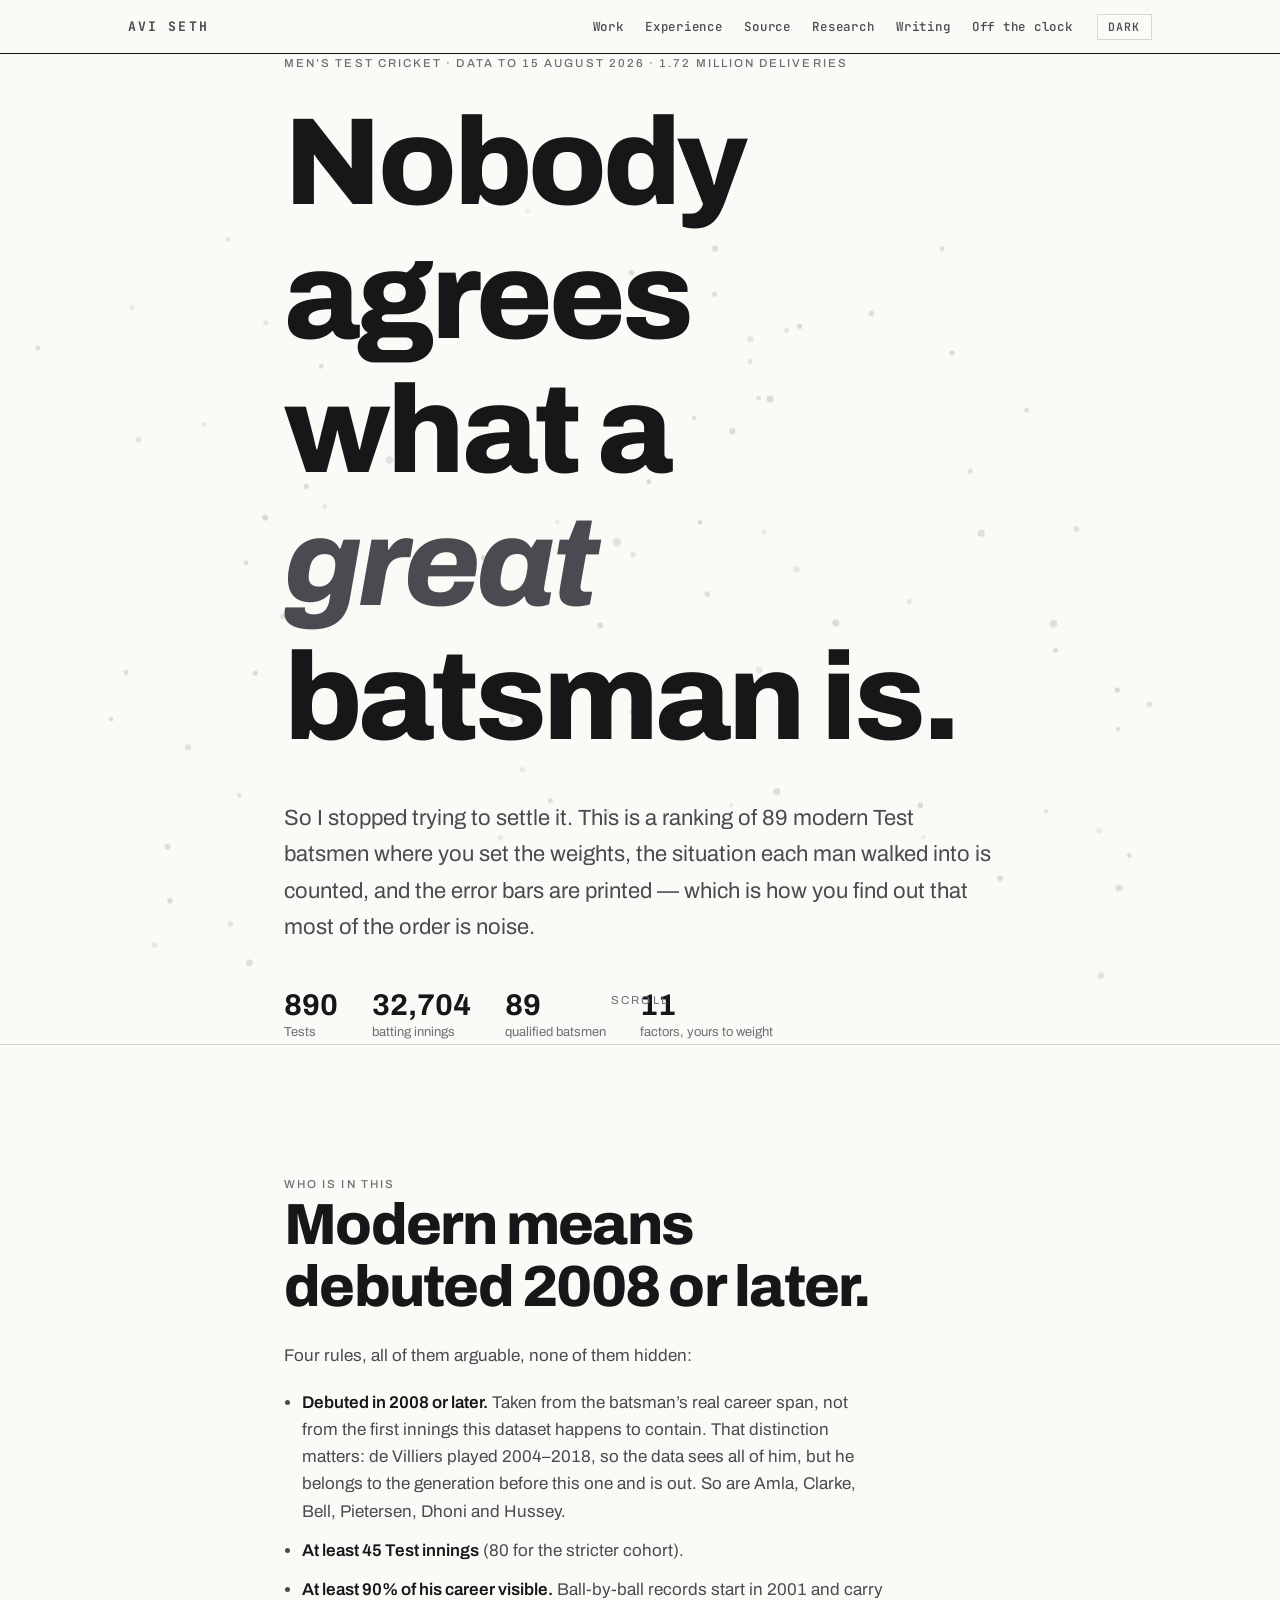
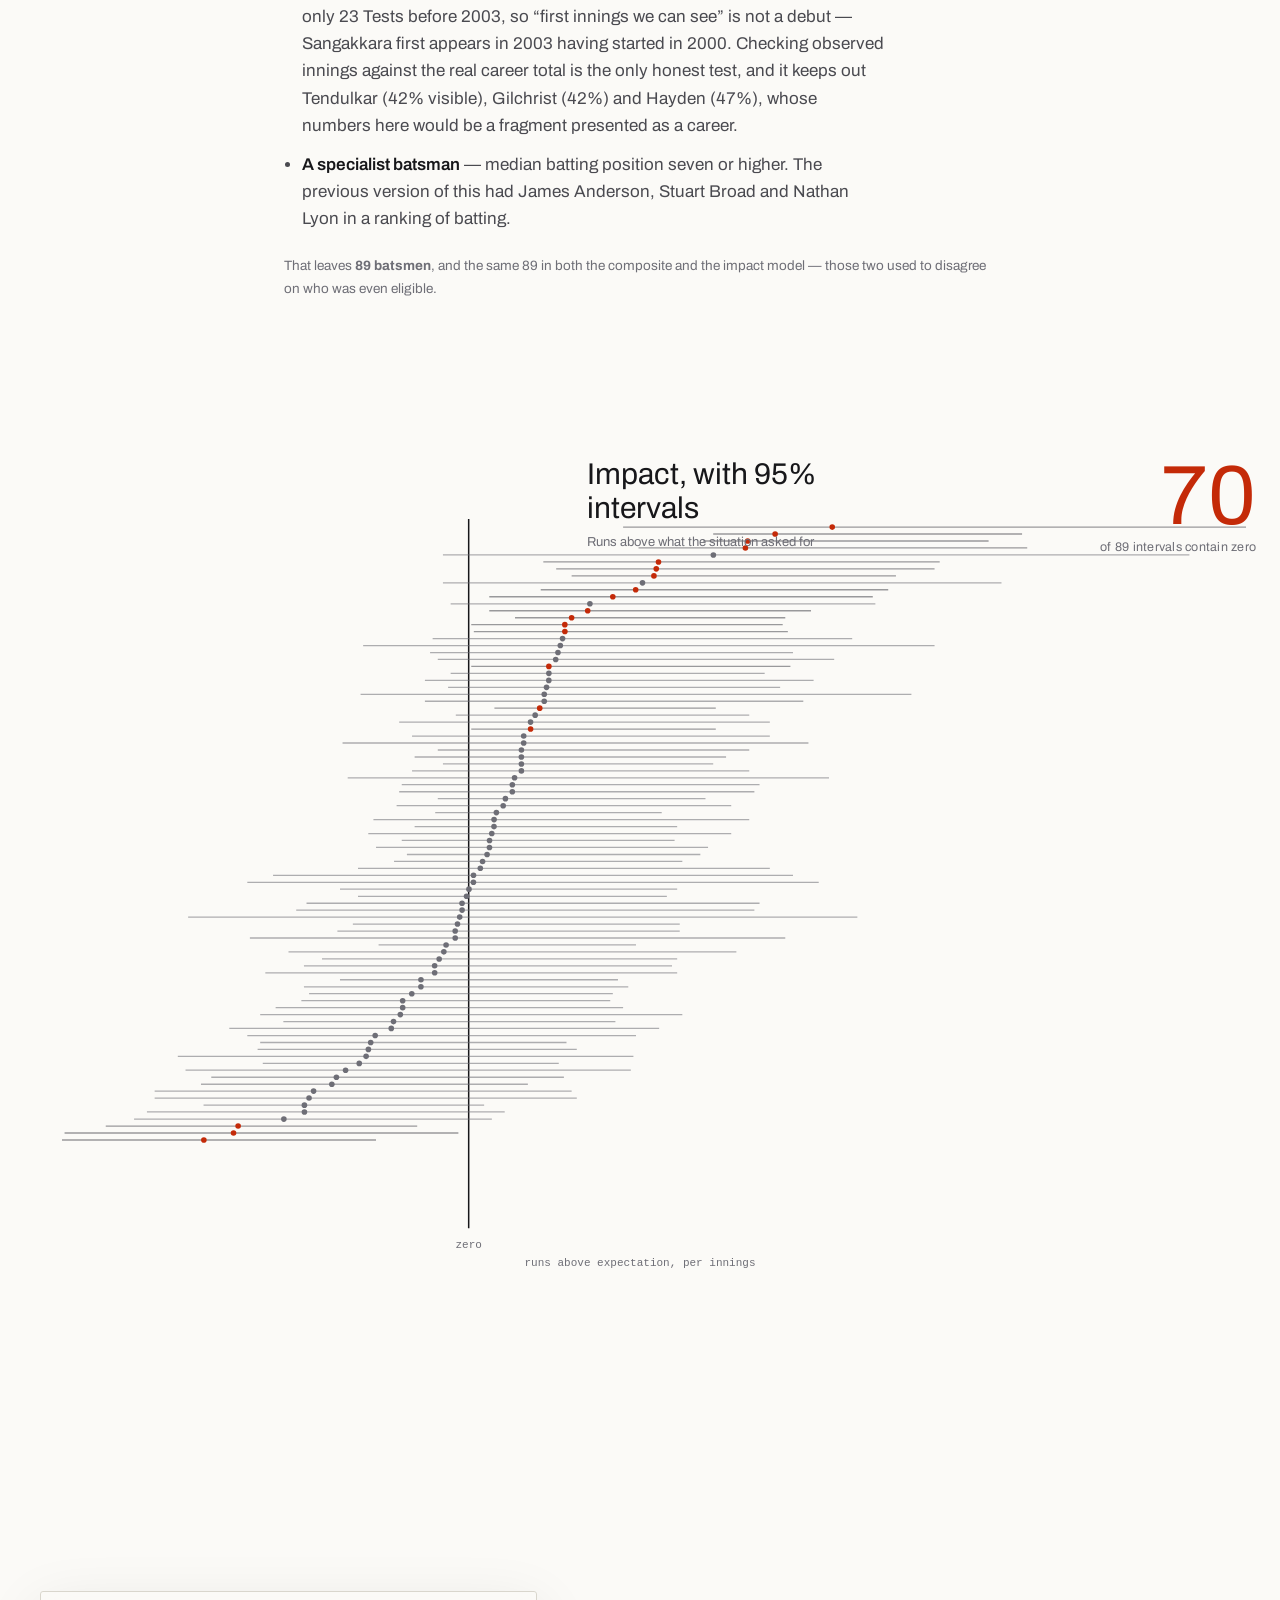
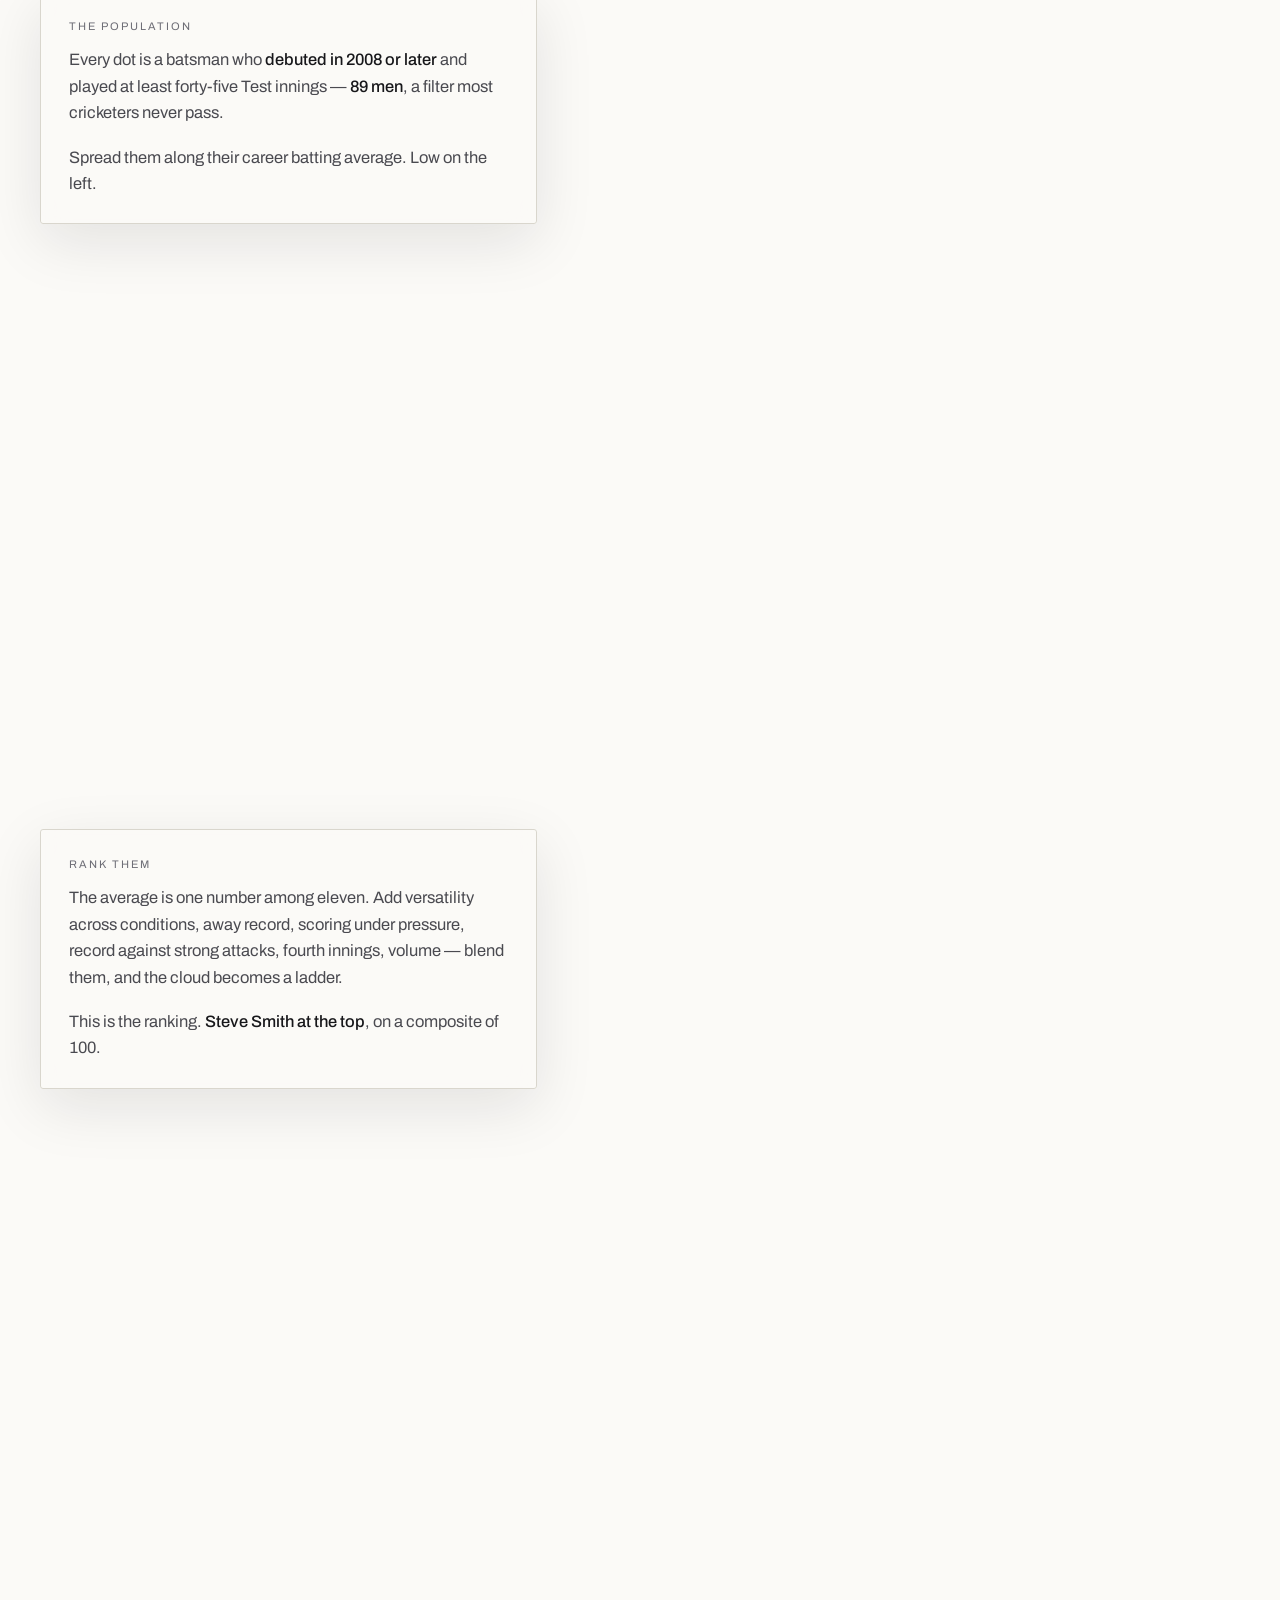
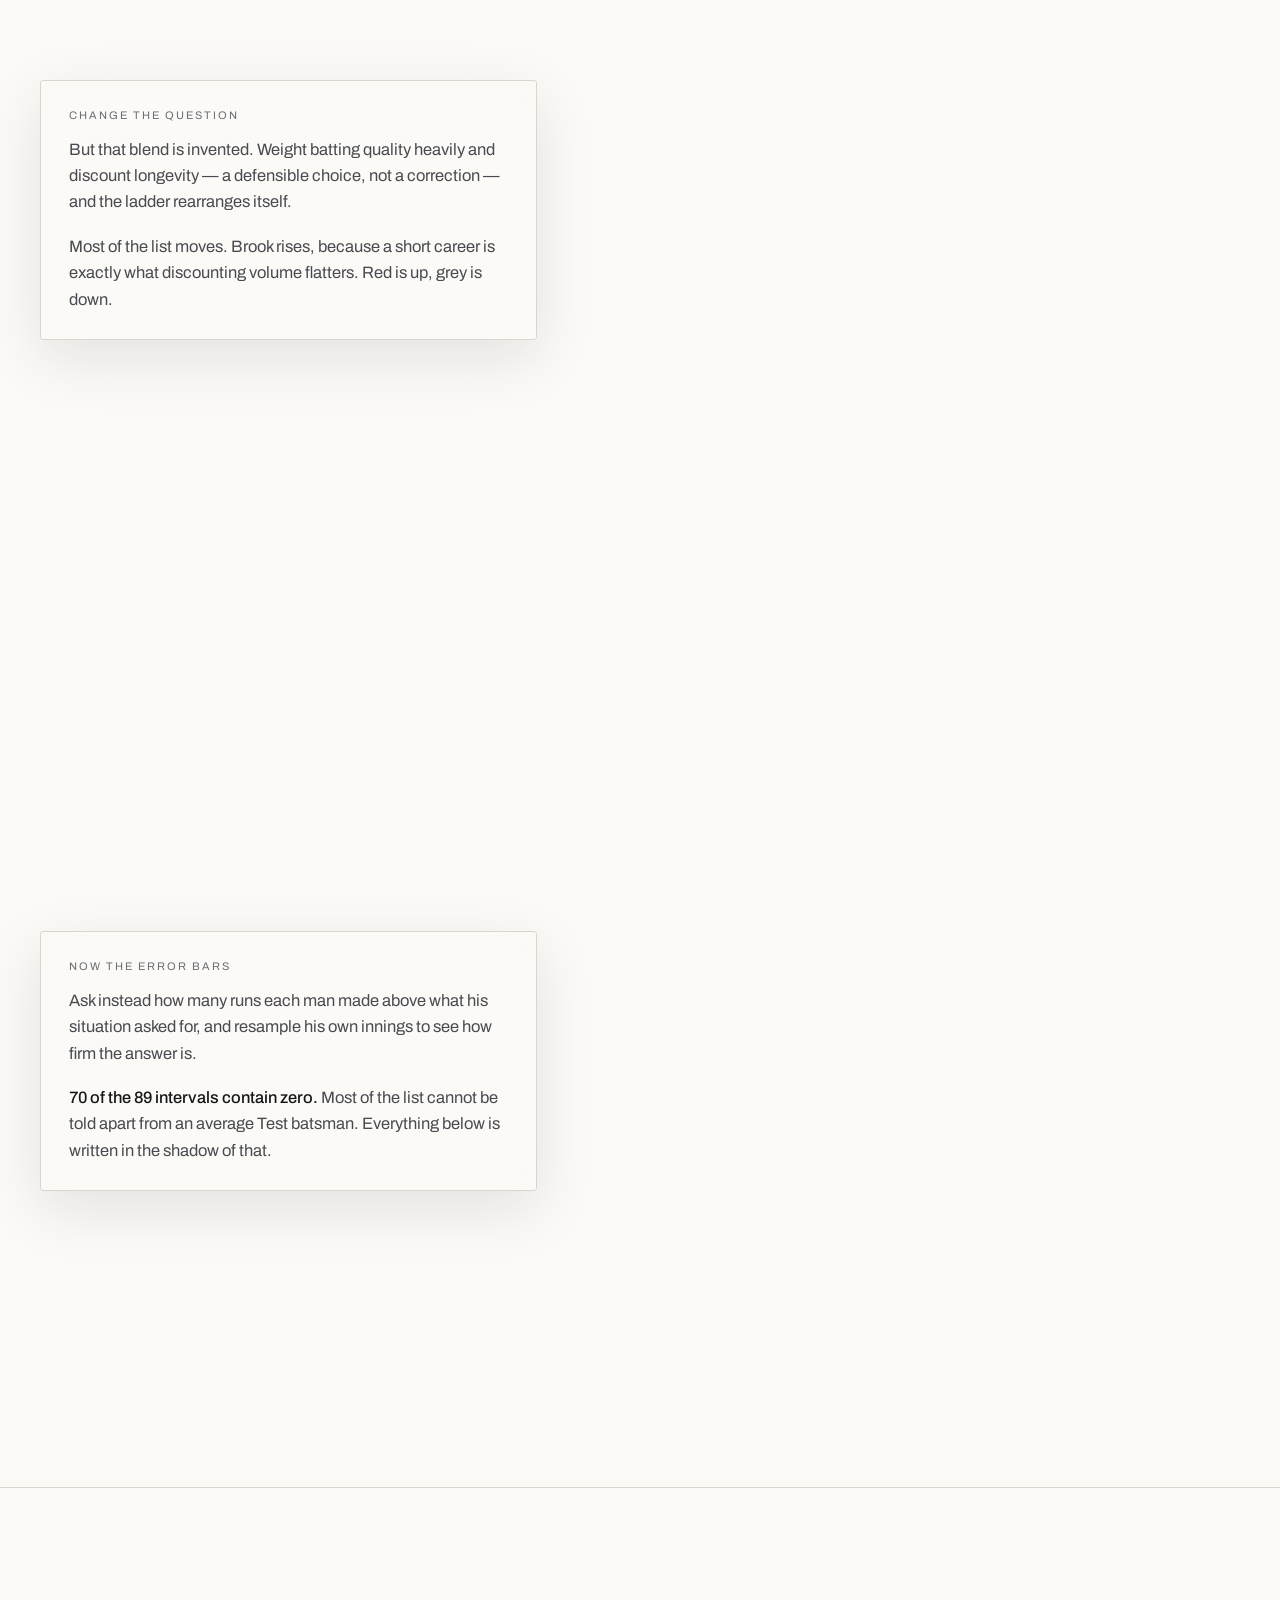
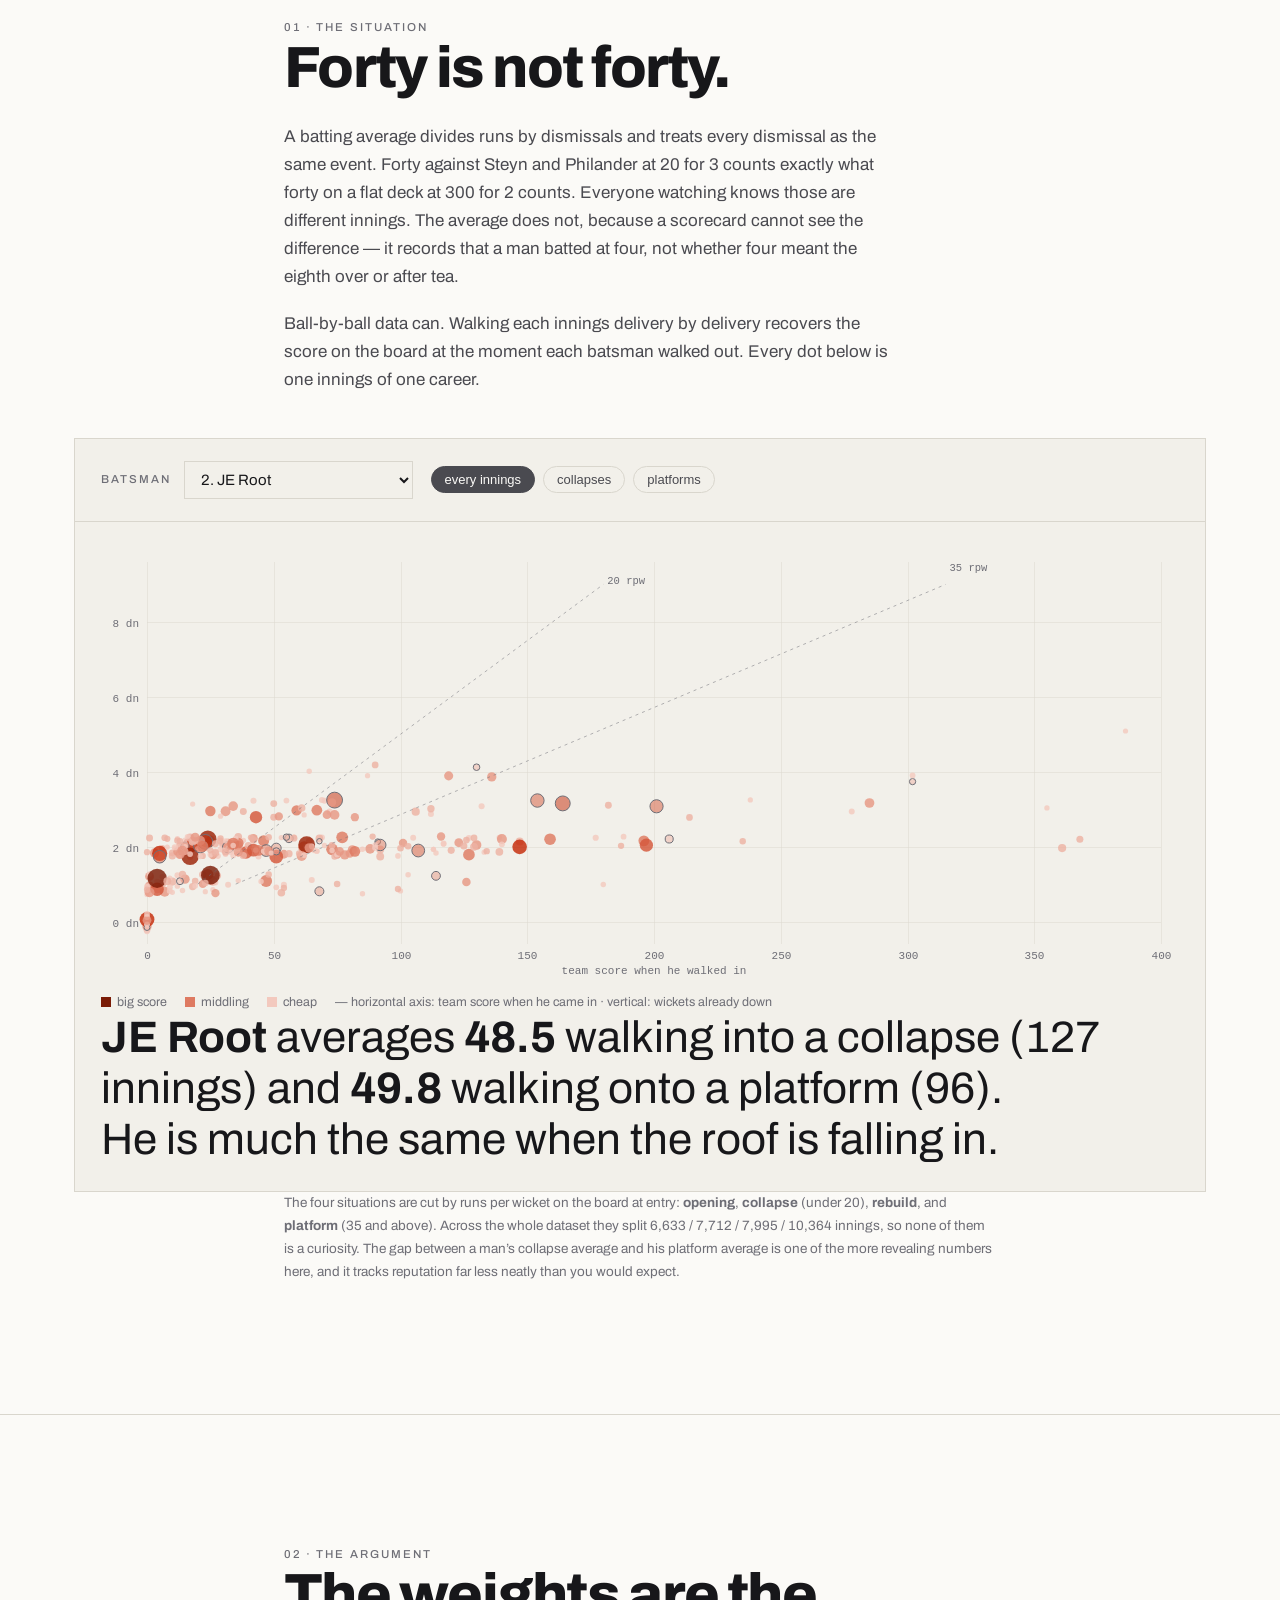
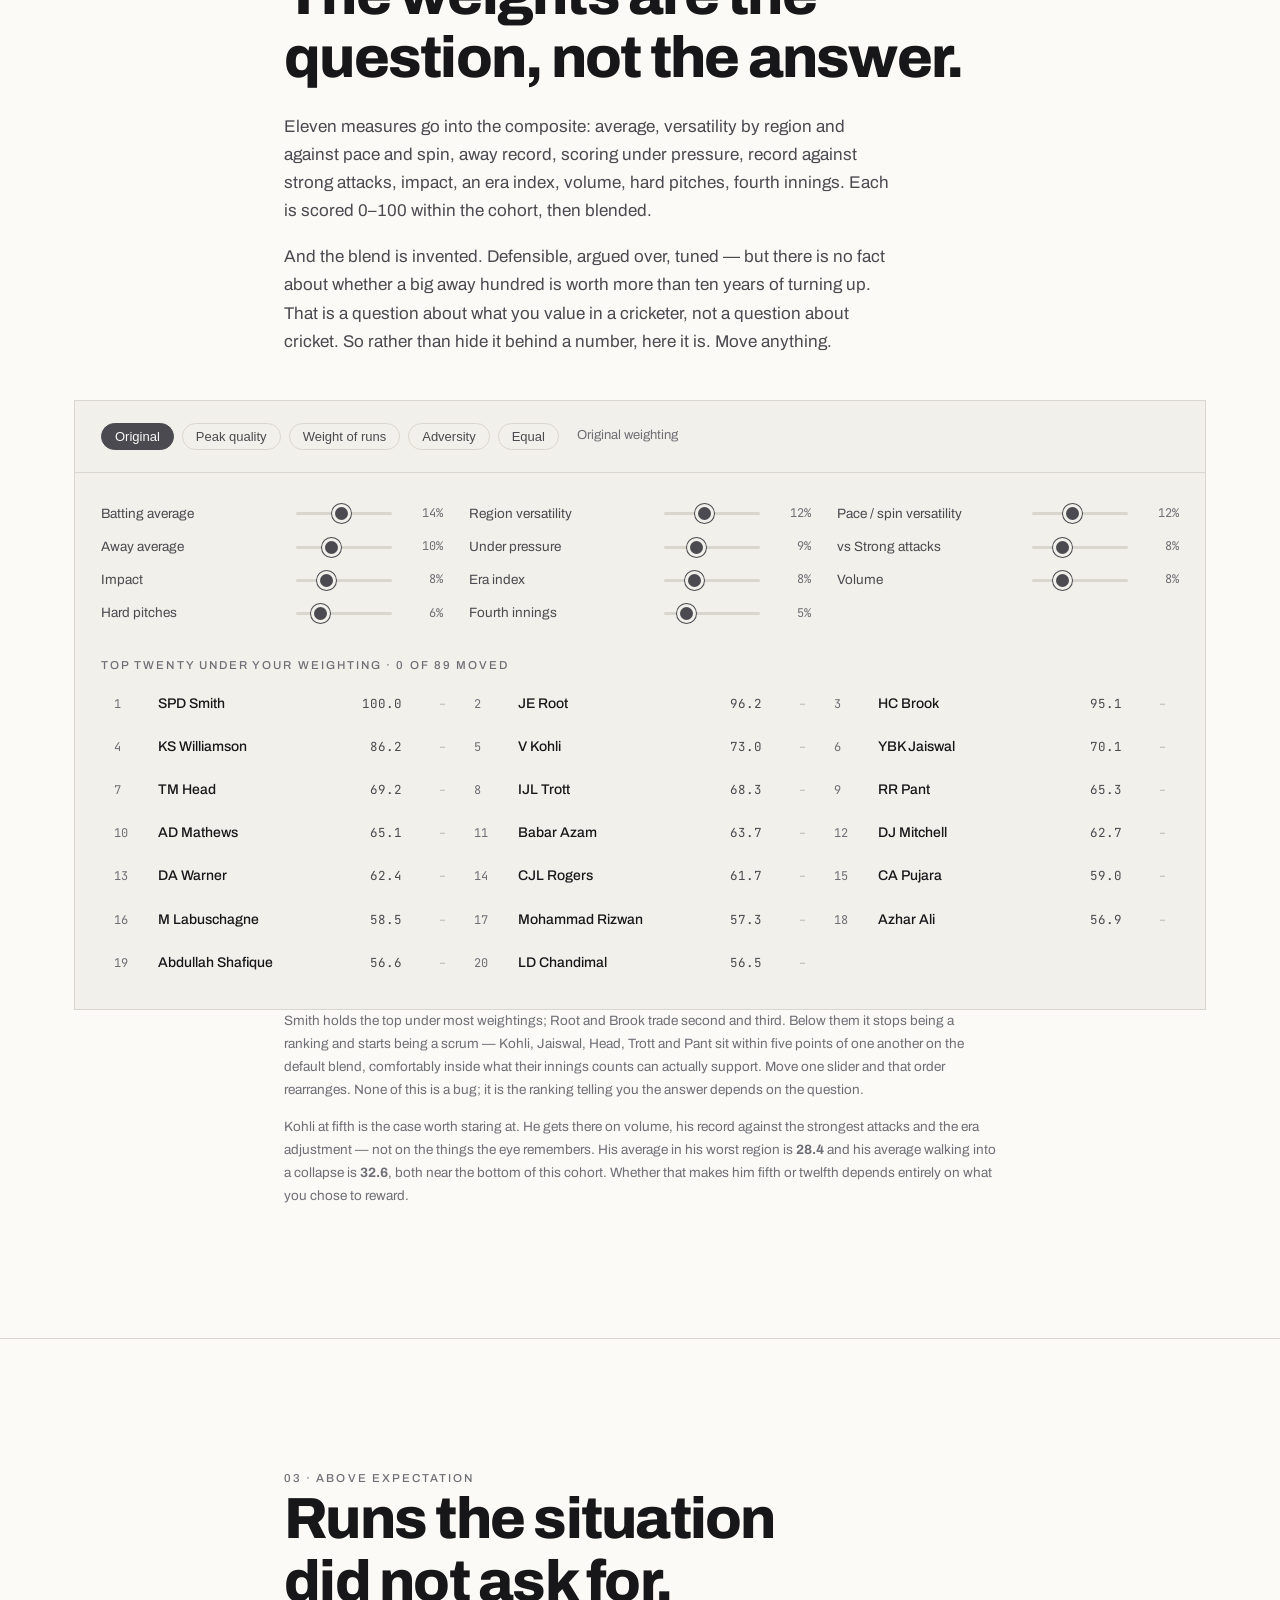
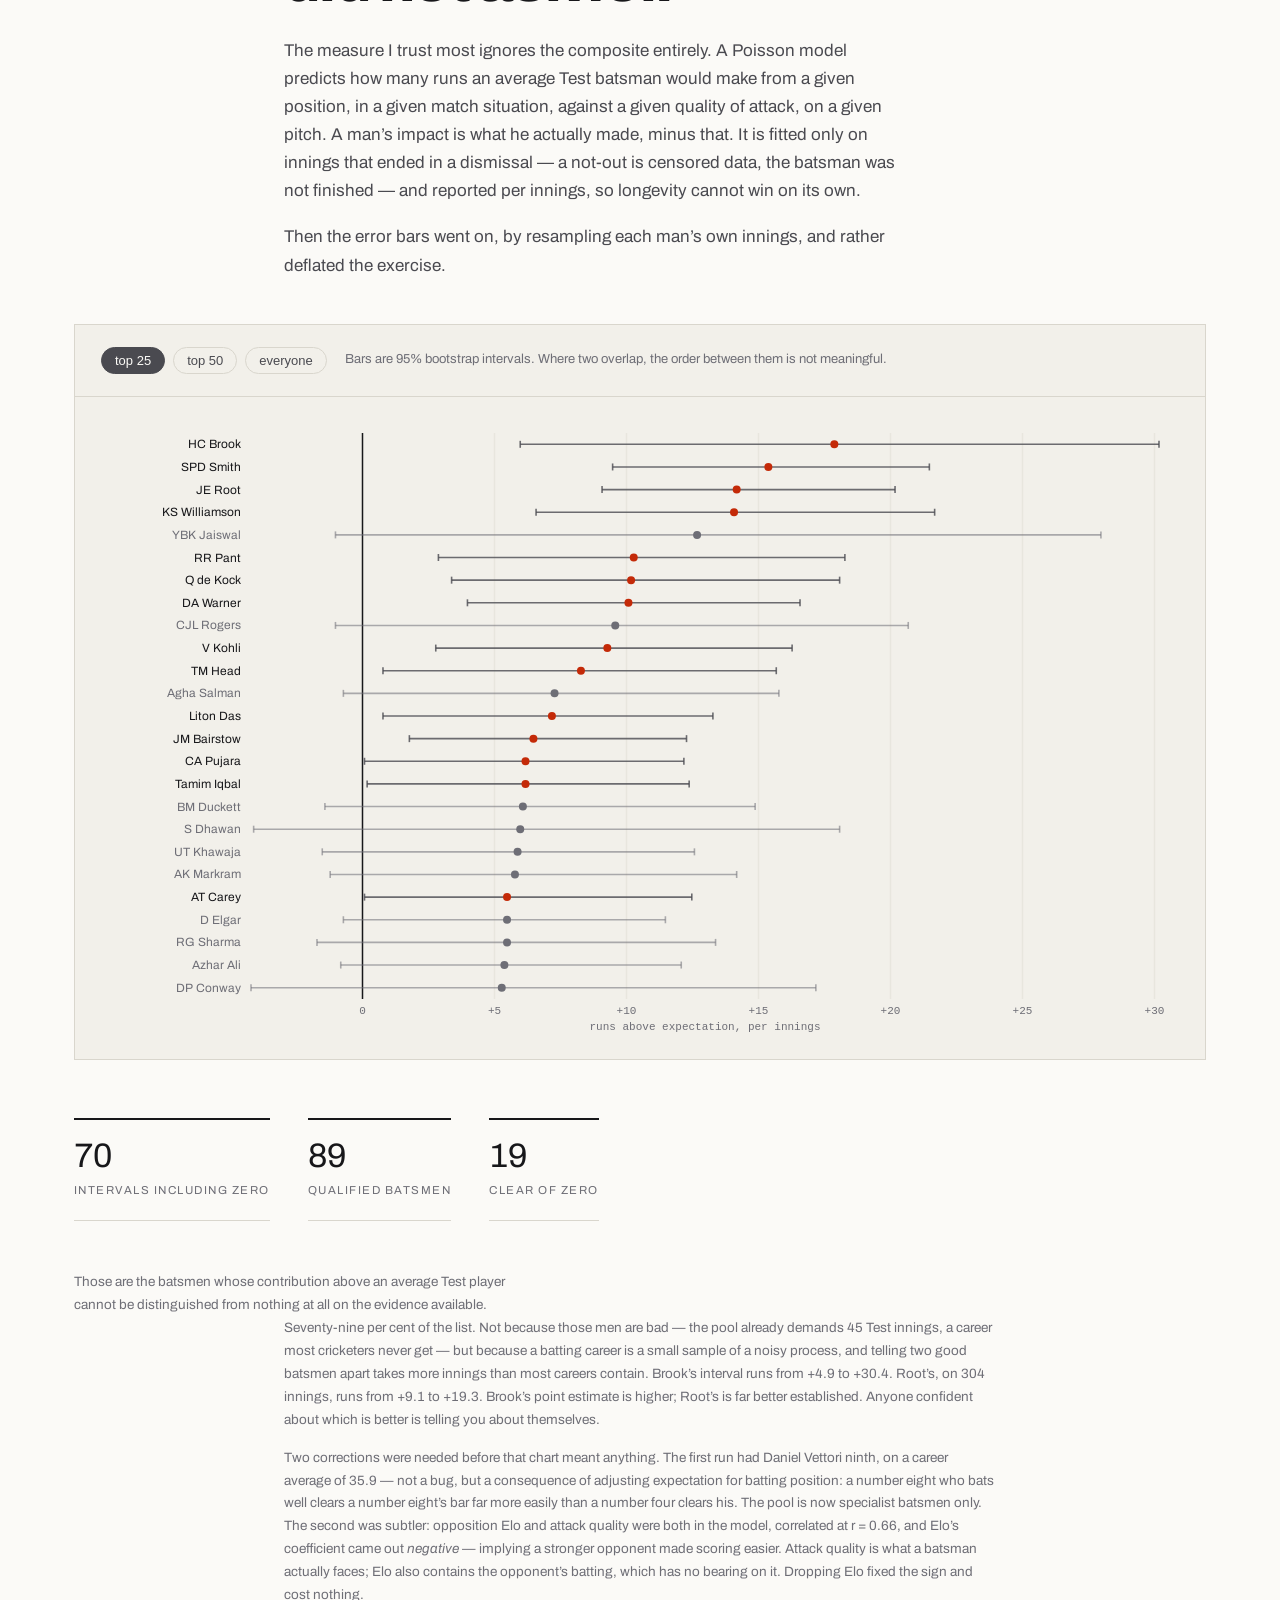
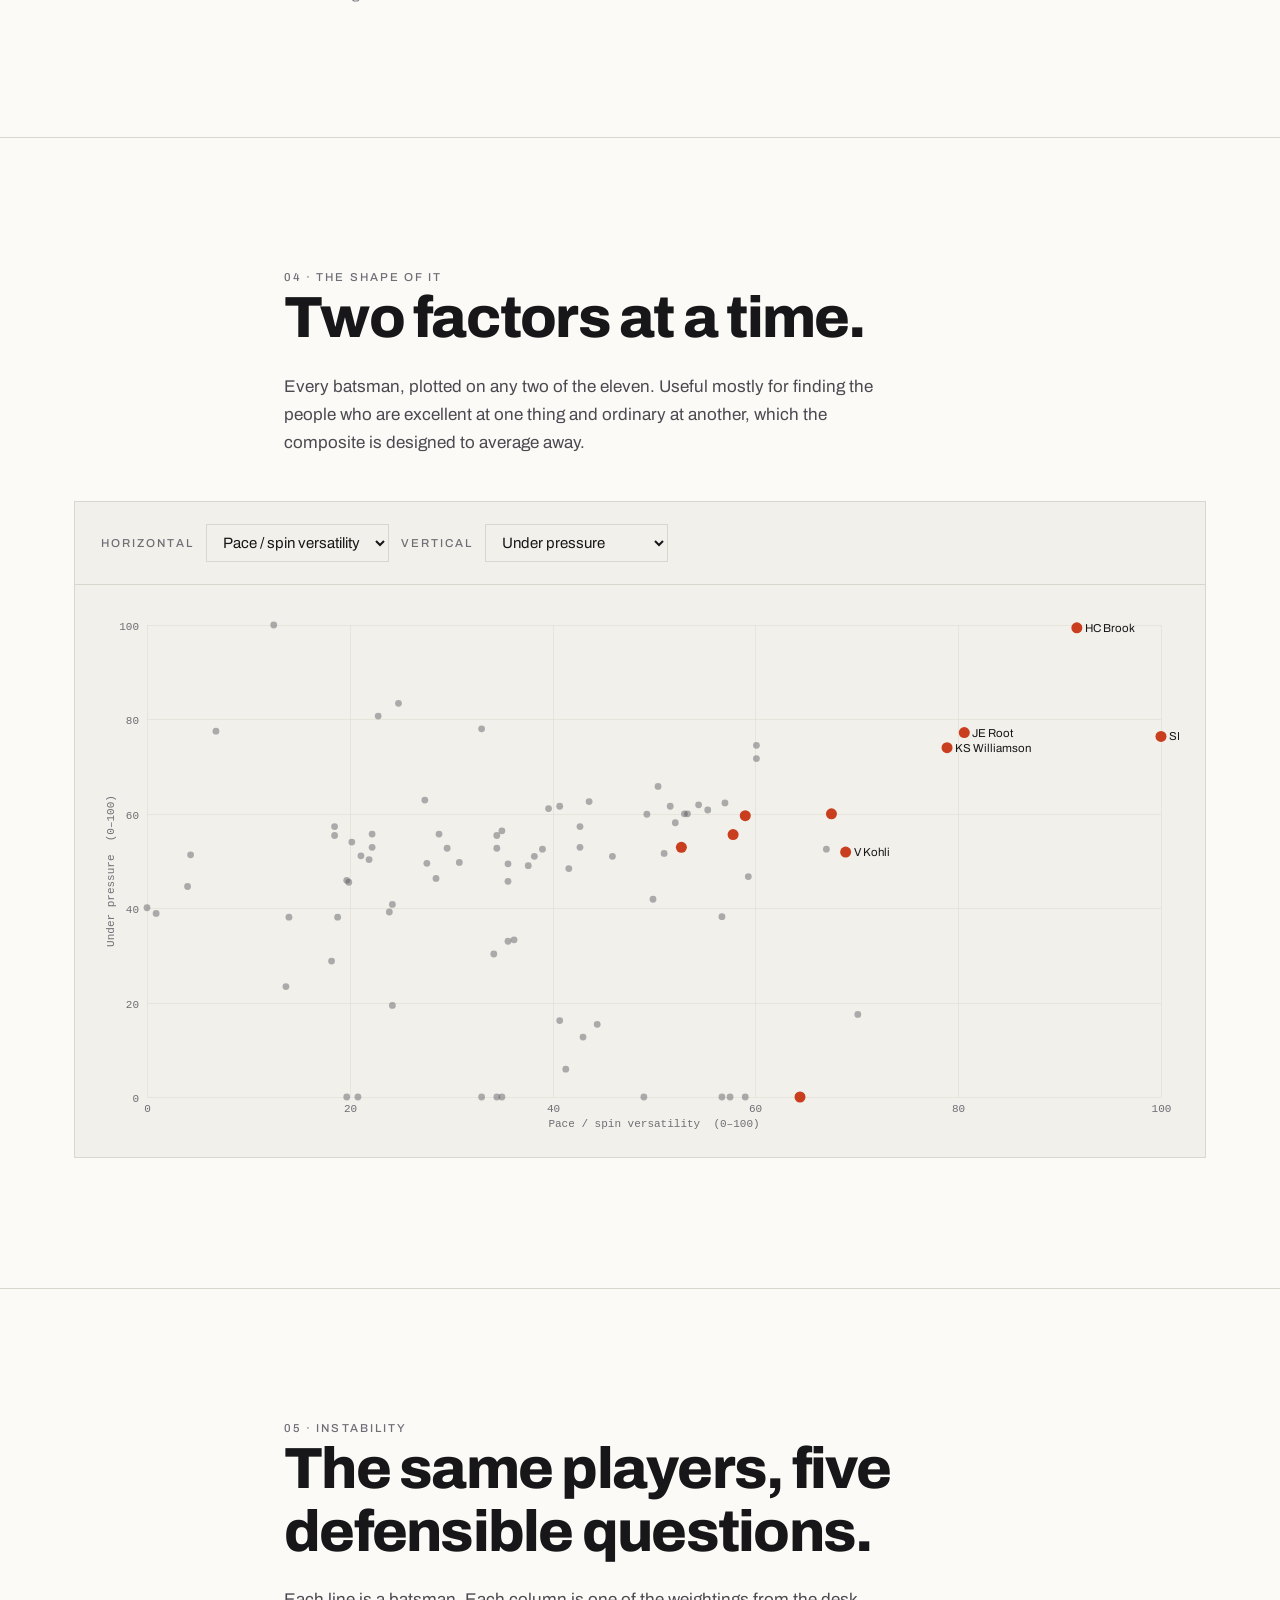
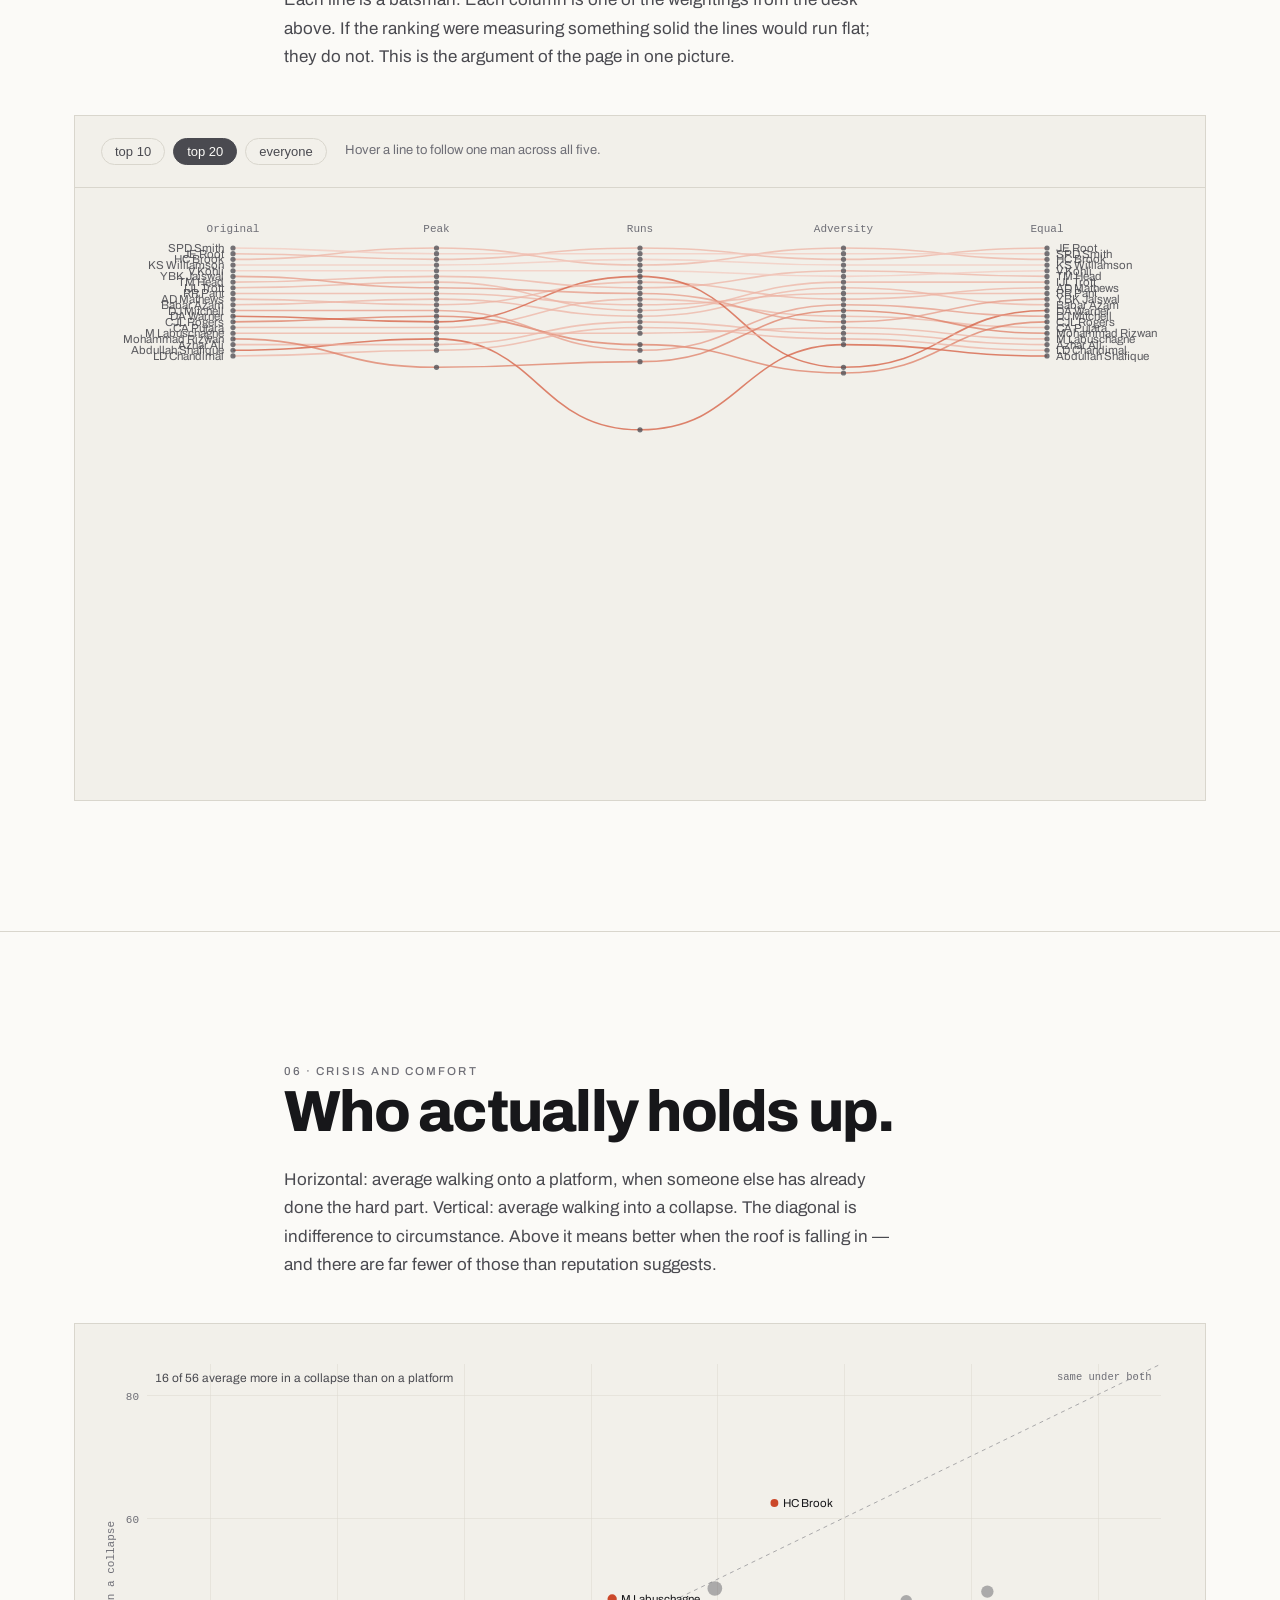
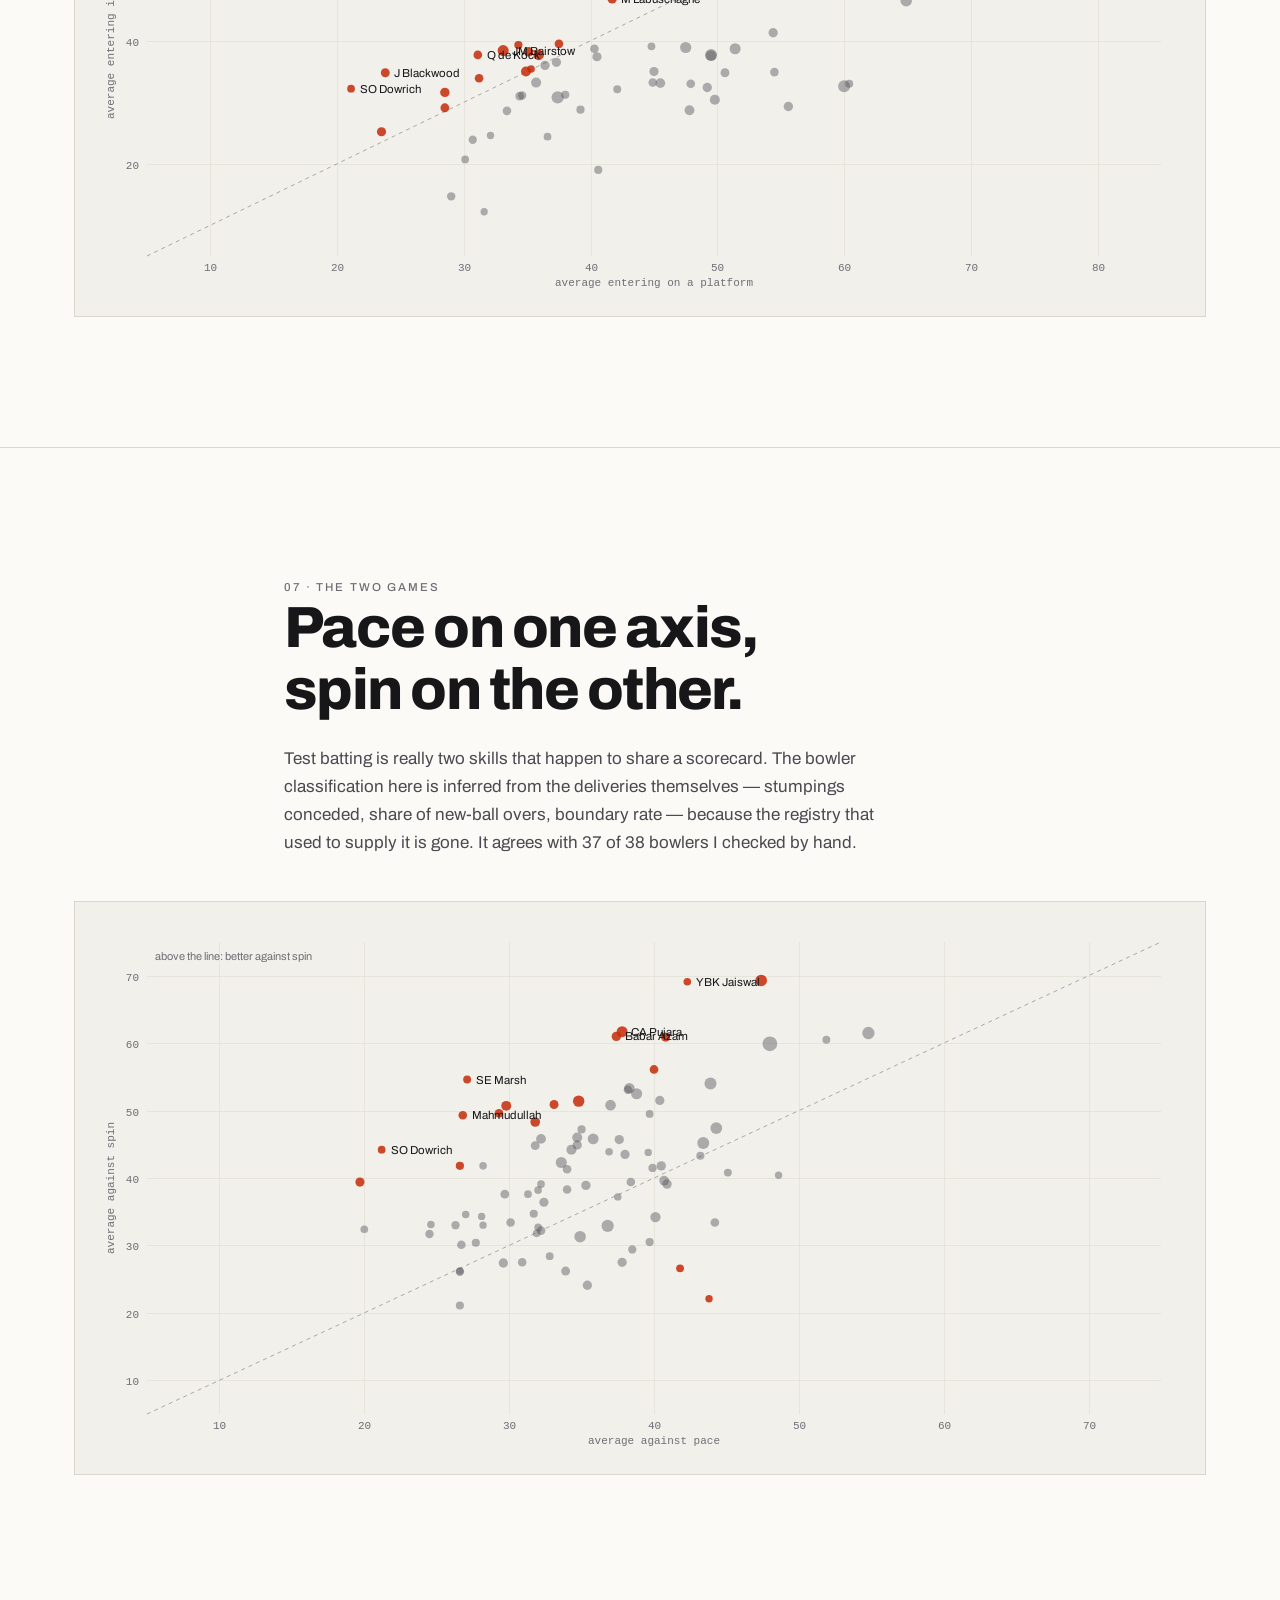
<file: writing/batter-ranking/index.html>
<!DOCTYPE html>
<html lang="en" data-theme="">
<head>
<meta charset="utf-8">
<meta name="viewport" content="width=device-width, initial-scale=1">
<title>Nobody Agrees What a Great Batsman Is — and the numbers cannot settle it</title>
<meta name="description" content="A ranking of modern Test batsmen from 1.72 million deliveries: set the weights yourself, see the situation each man walked into, and watch two thirds of the order dissolve into noise.">
<link rel="canonical" href="https://aviseth.github.io/writing/batter-ranking/">
<meta property="og:type" content="article">
<meta property="og:title" content="Nobody Agrees What a Great Batsman Is">
<meta property="og:description" content="1.72 million deliveries, eleven factors you can reweight yourself, and the finding that 104 of 152 batsmen cannot be told apart from average.">
<meta property="og:url" content="https://aviseth.github.io/writing/batter-ranking/">
<meta name="theme-color" content="#FBFAF7">
<link rel="icon" href="data:image/svg+xml,%3Csvg xmlns='http://www.w3.org/2000/svg' viewBox='0 0 32 32'%3E%3Crect width='32' height='32' fill='%2317171A'/%3E%3Ctext x='16' y='23' font-family='monospace' font-size='19' font-weight='700' fill='%23FBFAF7' text-anchor='middle'%3EA%3C/text%3E%3C/svg%3E">
<link rel="preconnect" href="https://fonts.googleapis.com">
<link rel="preconnect" href="https://fonts.gstatic.com" crossorigin>
<link href="https://fonts.googleapis.com/css2?family=Archivo:wght@400;500;600;700;800&family=JetBrains+Mono:wght@400;500;700&display=swap" rel="stylesheet">
<link rel="stylesheet" href="../../assets/style.css">
<link rel="stylesheet" href="../../assets/essay.css">
<script>
  // Applied before first paint so switching themes never flashes.
  try { var t = localStorage.getItem('theme'); if (t) document.documentElement.dataset.theme = t } catch (e) {}
</script>
<style>
/* page-specific: the weight desk and the rank list it drives */
.wgrid{display:grid;grid-template-columns:repeat(auto-fit,minmax(258px,1fr));gap:3px 26px}
.wrow{display:grid;grid-template-columns:1fr 96px 42px;align-items:center;gap:11px;padding:4px 0;font-size:13.5px;color:var(--ink-2)}
.wrow input[type=range]{width:100%}
.wpct{font-family:var(--mono);font-size:12px;color:var(--ink-3);text-align:right;font-variant-numeric:tabular-nums}
.ranklist{display:grid;grid-template-columns:repeat(auto-fill,minmax(310px,1fr));gap:2px}
.rk{display:grid;grid-template-columns:34px 1fr auto auto;gap:10px;align-items:baseline;
  background:var(--surface-2);padding:9px 13px;font-size:14px}
.rk .pos{font-family:var(--mono);font-size:12px;color:var(--ink-3)}
.rk .nm{color:var(--ink);font-weight:500;overflow:hidden;text-overflow:ellipsis;white-space:nowrap}
.rk .sc{font-family:var(--mono);font-size:12.5px;color:var(--ink-2);font-variant-numeric:tabular-nums}
.rk .mv{font-family:var(--mono);font-size:11.5px;min-width:34px;text-align:right}
.up{color:var(--accent)} .dn{color:var(--ink-3)} .nil{color:var(--ink-3);opacity:.45}
.selrow{display:flex;gap:12px;align-items:center;flex-wrap:wrap}
select{background:var(--surface-3);border:1px solid var(--line);color:var(--ink);
  font-family:var(--sans);font-size:15px;padding:9px 12px;border-radius:0}
.chartbox{position:relative}
.spark{display:block;width:100%;height:44px}
.twocol{display:grid;grid-template-columns:1fr 1fr;gap:26px}
@media (max-width:780px){ .twocol{grid-template-columns:1fr} }
.keyline{display:flex;gap:18px;flex-wrap:wrap;font-size:12.5px;color:var(--ink-3);margin-top:14px}
.keyline i{display:inline-block;width:10px;height:10px;margin-right:6px;vertical-align:-1px}
.rules{max-width:60ch;padding-left:1.1rem;margin:0 0 1.4rem}
.rules li{margin-bottom:.75rem;line-height:1.6;color:var(--ink-2)}
.rules b{color:var(--ink);font-weight:600}
.h2hgrid{margin-top:24px;border-top:1px solid var(--hair)}
.h2hrow{display:grid;grid-template-columns:1fr 190px 1fr;align-items:baseline;gap:14px;
  padding:9px 0;border-bottom:1px solid var(--hair);font-size:14px}
.h2ha{text-align:right;color:var(--ink);font-variant-numeric:tabular-nums}
.h2hb{text-align:left;color:var(--ink);font-variant-numeric:tabular-nums}
.h2hl{text-align:center;font:500 10.5px/1 var(--mono);letter-spacing:.13em;
  text-transform:uppercase;color:var(--ink-3)}
.h2hrow s{display:block;text-decoration:none;color:var(--ink-3);font-size:11px}
.tablewrap{overflow-x:auto;margin-top:22px}
th.srt{cursor:pointer;user-select:none;white-space:nowrap}
th.srt:hover{color:var(--ink)}
th.srt.act{color:var(--accent)}
</style>
</head>
<body>

<a class="skip" href="#hero">Skip to content</a>

<header class="bar">
  <div class="bar__in">
    <a class="bar__id" href="/">Avi&nbsp;Seth</a>
    <nav class="bar__nav" aria-label="Sections">
      <a href="/#work">Work</a>
      <a href="/#experience">Experience</a>
      <a href="/#source">Source</a>
      <a href="/#research">Research</a>
      <a href="/#writing">Writing</a>
      <a href="/#offclock">Off the clock</a>
    </nav>
    <button class="bar__theme" type="button" id="theme" aria-label="Switch colour scheme"><span id="theme-label">Dark</span></button>
  </div>
</header>

<!-- ============ HERO ============ -->
<section id="hero">
  <canvas id="heroCanvas"></canvas>
  <div class="wrap">
    <div class="kicker">Men&rsquo;s Test cricket &middot; data to 15 August 2026 &middot; 1.72 million deliveries</div>
    <h1>Nobody agrees what a <em>great</em> batsman is.</h1>
    <p class="lede">So I stopped trying to settle it. This is a ranking of 89 modern Test batsmen where you set the weights, the situation each man walked into is counted, and the error bars are printed &mdash; which is how you find out that most of the order is noise.</p>
    <div class="hero-meta">
      <div><b>890</b>Tests</div>
      <div><b>32,704</b>batting innings</div>
      <div><b>89</b>qualified batsmen</div>
      <div><b>11</b>factors, yours to weight</div>
    </div>
  </div>
  <div class="scrollcue">Scroll</div>
</section>

<section class="blk" id="who">
  <div class="wrap">
    <div class="kicker">Who is in this</div>
    <h2>Modern means debuted 2008 or later.</h2>
    <p class="intro">Four rules, all of them arguable, none of them hidden:</p>
    <ul class="rules">
      <li><b>Debuted in 2008 or later.</b> Taken from the batsman&rsquo;s real career span, not from the
        first innings this dataset happens to contain. That distinction matters: de Villiers played
        2004&ndash;2018, so the data sees all of him, but he belongs to the generation before this one
        and is out. So are Amla, Clarke, Bell, Pietersen, Dhoni and Hussey.</li>
      <li><b>At least 45 Test innings</b> (80 for the stricter cohort).</li>
      <li><b>At least 90% of his career visible.</b> Ball&#8209;by&#8209;ball records start in 2001 and
        carry only 23 Tests before 2003, so &ldquo;first innings we can see&rdquo; is not a debut &mdash;
        Sangakkara first appears in 2003 having started in 2000. Checking observed innings against the
        real career total is the only honest test, and it keeps out Tendulkar (42% visible), Gilchrist
        (42%) and Hayden (47%), whose numbers here would be a fragment presented as a career.</li>
      <li><b>A specialist batsman</b> &mdash; median batting position seven or higher. The previous
        version of this had James Anderson, Stuart Broad and Nathan Lyon in a ranking of batting.</li>
    </ul>
    <p class="note">That leaves <b>89 batsmen</b>, and the same 89 in both the composite and the impact
      model &mdash; those two used to disagree on who was even eligible.</p>
  </div>
</section>


<!-- ============ SCROLLY ============ -->
<div id="scrolly">
  <div class="sticky">
    <canvas id="viz"></canvas>
    <div class="viz-hud">
      <div class="hud-l">
        <div class="hud-title" id="hudTitle">Every modern Test batsman</div>
        <div class="hud-sub" id="hudSub">One dot = one career</div>
      </div>
      <div class="hud-r">
        <div class="hud-big neutral" id="hudBig">89</div>
        <div class="hud-cap" id="hudCap">men who debuted in 2008 or later with at least forty-five Test innings</div>
      </div>
    </div>
  </div>
  <div class="steps">
    <div class="step" data-step="0"><div class="step-inner">
      <span class="lab">The population</span>
      <p>Every dot is a batsman who <strong>debuted in 2008 or later</strong> and played at least forty-five Test innings &mdash; <strong>89 men</strong>, a filter most cricketers never pass.</p>
      <p>Spread them along their career batting average. Low on the left.</p>
    </div></div>

    <div class="step" data-step="1"><div class="step-inner">
      <span class="lab">Rank them</span>
      <p>The average is one number among eleven. Add versatility across conditions, away record, scoring under pressure, record against strong attacks, fourth innings, volume &mdash; blend them, and the cloud becomes a ladder.</p>
      <p>This is the ranking. <strong>Steve Smith at the top</strong>, on a composite of 100.</p>
    </div></div>

    <div class="step" data-step="2"><div class="step-inner">
      <span class="lab">Change the question</span>
      <p>But that blend is invented. Weight batting quality heavily and discount longevity &mdash; a defensible choice, not a correction &mdash; and the ladder rearranges itself.</p>
      <p>Most of the list moves. Brook rises, because a short career is exactly what discounting volume flatters. Red is up, grey is down.</p>
    </div></div>

    <div class="step" data-step="3"><div class="step-inner">
      <span class="lab">Now the error bars</span>
      <p>Ask instead how many runs each man made above what his situation asked for, and resample his own innings to see how firm the answer is.</p>
      <p><strong>70 of the 89 intervals contain zero.</strong> Most of the list cannot be told apart from an average Test batsman. Everything below is written in the shadow of that.</p>
    </div></div>
  </div>
</div>

<!-- ============ 1. ENTRY CONTEXT ============ -->
<section class="blk" id="context">
  <div class="wrap">
    <div class="kicker">01 &middot; The situation</div>
    <h2>Forty is not forty.</h2>
    <p class="intro">A batting average divides runs by dismissals and treats every dismissal as the same event. Forty against Steyn and Philander at 20 for 3 counts exactly what forty on a flat deck at 300 for 2 counts. Everyone watching knows those are different innings. The average does not, because a scorecard cannot see the difference &mdash; it records that a man batted at four, not whether four meant the eighth over or after tea.</p>
    <p class="intro">Ball-by-ball data can. Walking each innings delivery by delivery recovers the score on the board at the moment each batsman walked out. Every dot below is one innings of one career.</p>
  </div>

  <div class="wide">
    <div class="tool">
      <div class="tool-head">
        <div class="selrow">
          <label class="kicker" for="ecPlayer">Batsman</label>
          <select id="ecPlayer"></select>
        </div>
        <div class="pills" id="ecPills"></div>
      </div>
      <div class="tool-body">
        <div class="chartbox"><canvas id="ecCanvas" style="width:100%;height:430px"></canvas></div>
        <div class="keyline">
          <span><i style="background:var(--e8)"></i>big score</span>
          <span><i style="background:var(--e4)"></i>middling</span>
          <span><i style="background:var(--e1)"></i>cheap</span>
          <span>&mdash; horizontal axis: team score when he came in &middot; vertical: wickets already down</span>
        </div>
        <div id="ecVerdict" class="verdict"></div>
      </div>
    </div>
  </div>

  <div class="wrap">
    <p class="note">The four situations are cut by runs per wicket on the board at entry: <b>opening</b>, <b>collapse</b> (under 20), <b>rebuild</b>, and <b>platform</b> (35 and above). Across the whole dataset they split 6,633 / 7,712 / 7,995 / 10,364 innings, so none of them is a curiosity. The gap between a man&rsquo;s collapse average and his platform average is one of the more revealing numbers here, and it tracks reputation far less neatly than you would expect.</p>
  </div>
</section>

<!-- ============ 2. THE WEIGHTS ============ -->
<section class="blk" id="weights">
  <div class="wrap">
    <div class="kicker">02 &middot; The argument</div>
    <h2>The weights are the question, not the answer.</h2>
    <p class="intro">Eleven measures go into the composite: average, versatility by region and against pace and spin, away record, scoring under pressure, record against strong attacks, impact, an era index, volume, hard pitches, fourth innings. Each is scored 0&ndash;100 within the cohort, then blended.</p>
    <p class="intro">And the blend is invented. Defensible, argued over, tuned &mdash; but there is no fact about whether a big away hundred is worth more than ten years of turning up. That is a question about what you value in a cricketer, not a question about cricket. So rather than hide it behind a number, here it is. Move anything.</p>
  </div>

  <div class="wide">
    <div class="tool">
      <div class="tool-head">
        <div class="pills" id="wPresets"></div>
        <span class="hint" id="wNote">Original weighting</span>
      </div>
      <div class="tool-body">
        <div class="wgrid" id="wSliders"></div>
        <h3 class="kicker" style="margin:30px 0 12px">Top twenty under your weighting &middot; <span id="wMoved">0</span> of 89 moved</h3>
        <div class="ranklist" id="wRanks"></div>
      </div>
    </div>
  </div>

  <div class="wrap">
    <p class="note">Smith holds the top under most weightings; Root and Brook trade second and third. Below them it stops being a ranking and starts being a scrum &mdash; Kohli, Jaiswal, Head, Trott and Pant sit within five points of one another on the default blend, comfortably inside what their innings counts can actually support. Move one slider and that order rearranges. None of this is a bug; it is the ranking telling you the answer depends on the question.</p>
    <p class="note">Kohli at fifth is the case worth staring at. He gets there on volume, his record against the strongest attacks and the era adjustment &mdash; not on the things the eye remembers. His average in his worst region is <b>28.4</b> and his average walking into a collapse is <b>32.6</b>, both near the bottom of this cohort. Whether that makes him fifth or twelfth depends entirely on what you chose to reward.</p>
  </div>
</section>

<!-- ============ 3. IMPACT ============ -->
<section class="blk" id="impact">
  <div class="wrap">
    <div class="kicker">03 &middot; Above expectation</div>
    <h2>Runs the situation did not ask for.</h2>
    <p class="intro">The measure I trust most ignores the composite entirely. A Poisson model predicts how many runs an average Test batsman would make from a given position, in a given match situation, against a given quality of attack, on a given pitch. A man&rsquo;s impact is what he actually made, minus that. It is fitted only on innings that ended in a dismissal &mdash; a not-out is censored data, the batsman was not finished &mdash; and reported per innings, so longevity cannot win on its own.</p>
    <p class="intro">Then the error bars went on, by resampling each man&rsquo;s own innings, and rather deflated the exercise.</p>
  </div>

  <div class="wide">
    <div class="tool">
      <div class="tool-head">
        <div class="pills" id="imPills"></div>
        <span class="hint">Bars are 95% bootstrap intervals. Where two overlap, the order between them is not meaningful.</span>
      </div>
      <div class="tool-body">
        <div class="chartbox"><canvas id="imCanvas" style="width:100%;height:640px"></canvas></div>
      </div>
    </div>

    <div class="statrow" style="margin-top:26px">
      <div class="stat"><b id="imZero">&mdash;</b><span>intervals including zero</span></div>
      <div class="stat"><b id="imN">&mdash;</b><span>qualified batsmen</span></div>
      <div class="stat"><b id="imTop">&mdash;</b><span>clear of zero</span></div>
    </div>
    <p class="note" style="max-width:56ch;margin-top:18px">Those are the batsmen whose contribution above an average Test player cannot be distinguished from nothing at all on the evidence available.</p>
  </div>

  <div class="wrap">
    <p class="note">Seventy-nine per cent of the list. Not because those men are bad &mdash; the pool already demands 45 Test innings, a career most cricketers never get &mdash; but because a batting career is a small sample of a noisy process, and telling two good batsmen apart takes more innings than most careers contain. Brook&rsquo;s interval runs from +4.9 to +30.4. Root&rsquo;s, on 304 innings, runs from +9.1 to +19.3. Brook&rsquo;s point estimate is higher; Root&rsquo;s is far better established. Anyone confident about which is better is telling you about themselves.</p>
    <p class="note">Two corrections were needed before that chart meant anything. The first run had Daniel Vettori ninth, on a career average of 35.9 &mdash; not a bug, but a consequence of adjusting expectation for batting position: a number eight who bats well clears a number eight&rsquo;s bar far more easily than a number four clears his. The pool is now specialist batsmen only. The second was subtler: opposition Elo and attack quality were both in the model, correlated at r&nbsp;=&nbsp;0.66, and Elo&rsquo;s coefficient came out <em>negative</em> &mdash; implying a stronger opponent made scoring easier. Attack quality is what a batsman actually faces; Elo also contains the opponent&rsquo;s batting, which has no bearing on it. Dropping Elo fixed the sign and cost nothing.</p>
  </div>
</section>

<!-- ============ 4. EXPLORE ============ -->
<section class="blk" id="explore">
  <div class="wrap">
    <div class="kicker">04 &middot; The shape of it</div>
    <h2>Two factors at a time.</h2>
    <p class="intro">Every batsman, plotted on any two of the eleven. Useful mostly for finding the people who are excellent at one thing and ordinary at another, which the composite is designed to average away.</p>
  </div>
  <div class="wide">
    <div class="tool">
      <div class="tool-head">
        <div class="selrow">
          <label class="kicker" for="xSel">Horizontal</label><select id="xSel"></select>
          <label class="kicker" for="ySel">Vertical</label><select id="ySel"></select>
        </div>
      </div>
      <div class="tool-body">
        <div class="chartbox"><canvas id="scCanvas" style="width:100%;height:520px"></canvas></div>
      </div>
    </div>
  </div>
</section>


<!-- ============ 5. BUMP CHART ============ -->
<section class="blk" id="bump">
  <div class="wrap">
    <div class="kicker">05 &middot; Instability</div>
    <h2>The same players, five defensible questions.</h2>
    <p class="intro">Each line is a batsman. Each column is one of the weightings from the desk above. If the ranking were measuring something solid the lines would run flat; they do not. This is the argument of the page in one picture.</p>
  </div>
  <div class="wide"><div class="tool">
    <div class="tool-head">
      <div class="pills" id="bumpPills"></div>
      <span class="hint">Hover a line to follow one man across all five.</span>
    </div>
    <div class="tool-body"><div class="chartbox"><canvas id="bumpCanvas" style="width:100%;height:560px"></canvas></div></div>
  </div></div>
</section>

<!-- ============ 6. COLLAPSE VS PLATFORM ============ -->
<section class="blk" id="crisis">
  <div class="wrap">
    <div class="kicker">06 &middot; Crisis and comfort</div>
    <h2>Who actually holds up.</h2>
    <p class="intro">Horizontal: average walking onto a platform, when someone else has already done the hard part. Vertical: average walking into a collapse. The diagonal is indifference to circumstance. Above it means better when the roof is falling in &mdash; and there are far fewer of those than reputation suggests.</p>
  </div>
  <div class="wide"><div class="tool">
    <div class="tool-body"><div class="chartbox"><canvas id="crisisCanvas" style="width:100%;height:540px"></canvas></div></div>
  </div></div>
</section>

<!-- ============ 7. PACE VS SPIN ============ -->
<section class="blk" id="pacespin">
  <div class="wrap">
    <div class="kicker">07 &middot; The two games</div>
    <h2>Pace on one axis, spin on the other.</h2>
    <p class="intro">Test batting is really two skills that happen to share a scorecard. The bowler classification here is inferred from the deliveries themselves &mdash; stumpings conceded, share of new-ball overs, boundary rate &mdash; because the registry that used to supply it is gone. It agrees with 37 of 38 bowlers I checked by hand.</p>
  </div>
  <div class="wide"><div class="tool">
    <div class="tool-body"><div class="chartbox"><canvas id="psCanvas" style="width:100%;height:520px"></canvas></div></div>
  </div></div>
</section>

<!-- ============ 8. TRAJECTORIES ============ -->
<section class="blk" id="traj">
  <div class="wrap">
    <div class="kicker">08 &middot; Convergence</div>
    <h2>How slowly an average settles.</h2>
    <p class="intro">Cumulative average, innings by innings. Every line starts as noise &mdash; a hundred in the second Test puts a man on 70 &mdash; and takes a hundred innings to stop lurching. It is the same point the error bars make, drawn from the other direction: careers are short relative to the variance in them.</p>
  </div>
  <div class="wide"><div class="tool">
    <div class="tool-head">
      <div class="pills" id="tjPills"></div>
      <span class="hint">Grey lines are the rest of the cohort.</span>
    </div>
    <div class="tool-body"><div class="chartbox"><canvas id="tjCanvas" style="width:100%;height:500px"></canvas></div></div>
  </div></div>
</section>

<!-- ============ 9. HEAD TO HEAD ============ -->
<section class="blk" id="h2h">
  <div class="wrap">
    <div class="kicker">09 &middot; Settle it yourself</div>
    <h2>Two batsmen, everything side by side.</h2>
    <p class="intro">The thing most people actually came for. Eleven factors, the entry splits, pace and spin, and impact with its interval &mdash; for any two men in the cohort.</p>
  </div>
  <div class="wide"><div class="tool">
    <div class="tool-head">
      <div class="selrow">
        <label class="kicker" for="h2hA">Left</label><select id="h2hA"></select>
        <label class="kicker" for="h2hB">Right</label><select id="h2hB"></select>
      </div>
    </div>
    <div class="tool-body">
      <div class="chartbox"><canvas id="h2hCanvas" style="width:100%;height:470px"></canvas></div>
      <div id="h2hTable" class="h2hgrid"></div>
    </div>
  </div></div>
</section>

<!-- ============ 5. THE LIST ============ -->
<section class="blk" id="list">
  <div class="wrap">
    <div class="kicker">10 &middot; Everyone</div>
    <h2>All 89, sortable.</h2>
    <p class="intro">Scores are 0&ndash;100 within the cohort. The composite column follows whatever weighting you left on the desk above.</p>
    <div class="tablewrap"><table id="allTable"></table></div>
    <p class="note" style="margin-top:26px">Built from <a href="https://cricsheet.org">Cricsheet</a> ball-by-ball data. Method, code and the rebuild pipeline: <a href="https://github.com/aviseth/cricket-batter-ranking">github.com/aviseth/cricket-batter-ranking</a>. The cross-era comparison with Tendulkar, Lara, Dravid and Ponting is missing for an honest reason: ball-by-ball data begins in 2001, and the pre-2001 scorecards I had built it from are no longer reachable from where I rebuild. I am not going to quote those numbers from memory, which is rather the point of this whole page.</p>
  </div>
</section>

<div class="tt" id="tip"></div>

<footer class="foot">
  <div class="foot__in">
    <div class="foot__l">
      <p class="foot__name">Avi Seth &middot; Copenhagen</p>
      <p class="foot__note">Written by hand. The numbers are not &mdash; every figure here is computed from 1.72 million deliveries and will happily disagree with me.</p>
    </div>
    <nav class="foot__r" aria-label="Elsewhere">
      <a href="https://github.com/aviseth">GitHub</a>
      <a href="https://www.linkedin.com/in/aviseth/">LinkedIn</a>
      <a href="https://scholar.google.com/citations?user=7vtdRCQAAAAJ">Scholar</a>
      <a href="https://medium.com/@aviseth">Medium</a>
      <a href="mailto:avi.seth8@gmail.com">Email</a>
    </nav>
    <p class="foot__stamp"><a href="/#writing">&larr; Writing</a> &middot; <a href="https://github.com/aviseth/aviseth.github.io">source</a></p>
  </div>
</footer>

<script>
const DATA = {"factors":["average","versatility_region","versatility_bowling","away_avg","pressure_avg","vs_strong_avg","impact_avg","era_index","volume","hardpitch_avg","fourth_avg"],"weights":{"average":0.14,"versatility_region":0.12,"versatility_bowling":0.12,"away_avg":0.1,"pressure_avg":0.09,"vs_strong_avg":0.08,"impact_avg":0.08,"era_index":0.08,"volume":0.08,"hardpitch_avg":0.06,"fourth_avg":0.05},"players":[{"n":"AD Mathews","c":"Sri Lanka","d":2009,"l":2025,"i":211,"r":8073,"a":43.9,"s":[61.6,44,67.5,57.6,60,60,48,64.3,53.4,63.5,81.9],"w":[43.88,30.4,43.4,40.9,37.7,35.5,3.62,1.149,8073,31.8,43.8],"k45":10,"k80":8,"sc0":65.1,"ent":{"collapse":[70,37.7],"platform":[95,49.5],"rebuild":[46,43.4]},"reg":{"Africa":38.2,"Asia":46.7,"Europe":47.1,"Oceania":30.4},"ha":{"away":[99,38.3],"home":[108,46.9],"neutral":[4,161]},"bw":{"pace":43.4,"spin":45.2},"tj":[27,47.8,37.4,38.2,35.5,36.9,44.5,47.3,42.7,41.3,39.3,39.8,41.5,41.1,39.4,40,45.6,46.2,46.3,49.9,52.1,52.8,51,50.6,51.7,52.1,50.8,50.2,49.2,47.9,47.2,46.7,46,45.8,44.9,44.1,44,43.1,43.5,43.1,44.6,44.7,44.1,45.3,45.5,44.9,44.6,44.4,45.8,45.5,45.2,44.8,45.3,45,44.7,44.4,44.6,44.5,44.2,43.9],"ec":[[116,3,41,1],[133,3,25,1],[68,3,83,1],[108,3,2,1],[60,3,26,1],[241,4,36,1],[38,3,0,1],[39,4,35,1],[34,2,52,1],[2,2,12,1],[44,2,10,1],[34,2,10,1],[14,2,111,1],[31,3,1,1],[16,2,11,1],[49,1,31,1],[34,3,52,1],[98,3,53,1],[136,4,20,1],[26,3,88,1],[187,3,5,1],[34,3,5,1],[115,3,1,1],[64,3,35,1],[153,3,10,1],[136,3,71,1],[9,3,83,1],[13,3,120,0],[21,3,33,0],[126,3,22,0],[66,2,50,1],[174,2,28,0],[79,2,2,1],[4,2,7,1],[109,2,31,1],[39,2,13,1],[40,2,19,1],[92,2,200,0],[104,2,64,1],[107,2,13,1],[16,2,27,1],[158,3,71,1],[7,2,110,1],[29,2,5,1],[157,2,25,1],[313,2,5,1],[15,2,12,1],[59,2,22,1],[19,2,28,1],[14,2,43,1],[97,2,1,1],[164,2,3,1],[39,2,69,0],[139,2,29,1],[219,7,1,1],[42,2,39,1],[164,2,52,1],[66,2,199,1],[106,3,0,1],[144,3,145,0],[60,2,0,1],[132,3,9,1],[96,2,42,1],[47,2,35,1],[151,2,47,1],[47,2,115,1],[27,3,1,1],[97,2,2,1],[345,2,0,1],[496,2,100,0],[22,2,64,1],[79,2,7,1],[23,2,9,1],[86,2,63,0],[6,2,0,1],[1,2,65,1],[32,2,22,1],[60,3,36,1],[70,2,3,1],[108,2,32,0],[40,2,5,1],[32,2,22,1],[210,2,23,1],[15,2,56,1],[7,2,1,1],[38,2,25,1],[150,2,44,1],[47,2,32,1],[33,2,36,1],[153,2,50,1],[124,2,88,1],[15,2,7,1],[6,2,41,1],[93,2,1,1],[33,2,76,1],[204,2,39,1],[34,2,8,1],[160,5,42,1],[138,6,27,1],[188,5,27,1],[82,4,31,1],[277,4,64,0],[300,4,39,1],[332,4,17,1],[111,4,13,1],[54,4,15,1],[188,4,99,1],[137,4,5,1],[260,4,41,1],[241,4,45,1],[78,5,5,1],[193,4,27,1],[233,4,5,0],[204,4,25,1],[91,4,38,1],[37,4,5,1],[117,4,30,1],[138,4,3,1],[184,4,1,1],[98,4,63,1],[87,5,5,1],[68,5,95,1],[76,5,58,1],[301,5,11,0],[210,4,105,0],[154,4,57,1],[215,6,46,1],[112,4,52,0],[191,4,22,1],[45,4,19,1],[116,4,52,0],[261,3,17,1],[127,3,13,1],[335,4,0,1],[114,4,7,0],[278,5,47,1],[187,4,9,1],[178,4,1,0],[87,4,75,1],[151,4,19,1],[79,4,15,1],[13,4,35,1],[167,4,15,1],[158,4,16,1],[50,5,79,1],[12,3,47,1],[46,4,84,1],[305,3,27,1],[249,3,38,0],[43,3,16,1],[135,3,13,0],[76,4,91,1],[186,4,157,0],[227,4,42,1],[159,4,91,1],[89,4,31,1],[289,4,102,1],[169,4,18,1],[108,4,26,1],[176,4,160,1],[375,5,86,1],[294,4,5,1],[223,4,43,0],[136,4,89,1],[149,4,27,0],[115,3,63,1],[83,3,63,0],[257,3,91,1],[59,2,25,0],[167,3,39,1],[186,3,43,0],[15,3,50,1],[181,3,66,1],[29,3,15,1],[94,4,8,1],[154,3,19,1],[132,4,5,1],[119,3,77,1],[49,2,43,0],[133,3,3,1],[35,3,122,1],[27,3,64,1],[5,3,39,1],[114,3,102,1],[33,2,23,1],[40,3,1,1],[21,3,110,1],[12,3,34,1],[79,3,5,1],[53,3,3,1],[100,3,80,1],[166,3,3,1],[151,3,2,1],[109,3,25,1],[115,3,77,1],[77,3,2,1],[339,3,48,1],[34,3,14,1],[84,3,46,1],[22,3,39,1],[118,3,59,1],[56,3,2,1],[66,3,49,1],[62,3,19,1],[59,3,10,1],[18,3,15,1],[45,3,9,1],[117,3,54,1],[31,3,47,1],[23,3,1,1],[98,4,26,1]],"im":[3.6,-1.2,9.2,40]},{"n":"AK Markram","c":"South Africa","d":2017,"l":2025,"i":92,"r":3192,"a":35.5,"s":[35.1,25.9,40.7,23.7,16.2,50,56,41.1,15.8,72.1,79.8],"w":[35.47,23.1,34,28,10.2,31.5,5.83,0.966,3192,34.4,42.8],"k45":47,"k80":37,"sc0":38.1,"ent":{"collapse":[5,10.2],"opening":[85,37.1],"platform":[2,29]},"reg":{"Africa":42.3,"Asia":23.1},"ha":{"away":[44,28],"home":[48,42.3]},"bw":{"pace":34,"spin":41.3},"tj":[97,85,95,69.8,60,57.6,52,57.9,54.3,54.1,50.7,55.6,51,48.9,45.2,43.8,46.9,46,44.1,44.7,42.6,42.5,40.1,39.5,39.3,39.3,38.6,39.3,40.9,40.5,39.7,38.3,37.7,36.9,36.5,35.5,35.2,34.9,34.1,34.3,36.6,36.3,35.3,36.3,36,36.2,35.6,35.2,34.8,34.8,35.1,35.8,35.5,35.3,36.5,35.9,35.9,35.9,35.5,35.5],"ec":[[0,0,97,1],[0,0,15,1],[0,0,143,1],[0,0,32,1],[0,0,143,1],[0,0,11,1],[0,0,21,1],[0,0,0,1],[0,0,84,1],[0,0,152,1],[0,0,37,1],[0,0,5,1],[0,0,34,1],[0,0,94,1],[0,0,1,1],[0,0,2,1],[0,0,4,1],[0,0,125,1],[0,0,0,1],[0,0,19,1],[0,0,7,1],[0,0,14,1],[0,0,12,1],[0,0,0,1],[0,0,78,1],[0,0,90,1],[0,0,21,1],[0,0,11,1],[0,0,28,1],[0,0,60,1],[0,0,18,1],[0,0,20,1],[0,0,2,1],[0,0,5,1],[0,0,39,1],[0,0,0,1],[0,0,0,1],[0,0,68,1],[0,0,5,1],[0,0,36,0],[0,0,13,1],[0,0,74,1],[0,0,32,1],[0,0,108,1],[0,0,60,1],[0,0,0,1],[0,0,4,1],[138,2,16,1],[35,2,14,1],[39,2,6,1],[0,0,13,1],[0,0,1,1],[0,0,7,1],[0,0,31,1],[0,0,8,1],[0,0,16,1],[1,1,15,1],[0,1,2,1],[111,1,42,1],[12,1,14,1],[0,0,115,1],[0,0,47,1],[0,0,96,1],[0,0,18,1],[0,0,5,1],[0,0,2,1],[0,0,106,1],[0,0,9,1],[0,0,47,1],[0,0,20,1],[0,0,55,1],[0,0,89,1],[0,0,37,1],[0,0,17,1],[0,0,14,0],[0,0,9,1],[0,0,38,1],[0,0,14,1],[0,0,51,1],[0,0,0,1],[0,0,136,1],[0,0,6,1],[0,0,20,1],[0,0,33,1],[0,0,31,1],[0,0,4,1],[0,0,38,1],[0,0,29,1],[0,0,20,1],[0,0,3,1],[0,0,32,1],[0,0,42,1]],"im":[5.8,-1.2,14.2,20]},{"n":"AM Rahane","c":"India","d":2013,"l":2023,"i":143,"r":5067,"a":38.7,"s":[45.2,25.2,42.7,58.9,52.9,70.4,41.8,45.9,30.3,65.4,55.3],"w":[38.68,22.8,34.7,41.4,33.2,39.7,1.91,1.004,5067,32.4,31.4],"k45":30,"k80":21,"sc0":49.2,"ent":{"collapse":[46,33.2],"platform":[59,35.7],"rebuild":[38,49.9]},"reg":{"Asia":35.8,"Caribbean":75.6,"Europe":22.8,"Oceania":44.1},"ha":{"away":[72,41.4],"home":[71,36]},"bw":{"pace":34.7,"spin":46},"tj":[1,18.3,43.4,37.3,43.5,45.2,49.9,42.1,41.1,39.6,44.6,44.9,44.9,46.2,42.8,40.7,45,47.3,49,48.7,50.8,49.4,48.3,46.9,46.4,46,46.1,46.7,47.6,45.4,44.2,43.3,42.3,42.4,41.9,41.3,41.4,41.9,41.7,41.4,41.9,42.6,43.6,44.1,43.6,42.8,43.7,43.1,42.5,42.3,41.7,41.4,40.7,40.4,39.9,39.5,39.1,39,39.2,38.7],"ec":[[179,3,22,1],[277,3,108,0],[19,2,35,1],[58,2,78,0],[167,3,18,1],[214,3,40,1],[46,3,77,1],[34,3,1,1],[100,3,188,1],[158,3,23,0],[319,4,13,1],[68,3,1,1],[248,3,23,1],[40,3,26,1],[148,3,0,1],[234,3,82,1],[90,3,28,1],[44,3,13,1],[47,3,18,1],[88,3,17,1],[120,4,52,1],[225,3,14,1],[108,2,46,1],[46,2,38,0],[286,3,57,1],[189,3,23,0],[133,3,132,1],[229,3,17,1],[59,3,15,1],[46,3,2,1],[15,3,18,1],[13,2,13,1],[82,3,81,1],[224,3,29,1],[142,3,11,1],[22,3,51,1],[101,3,0,1],[2,3,37,1],[97,3,9,1],[100,4,48,1],[17,3,4,1],[213,3,0,1],[399,3,2,1],[361,3,1,1],[10,1,10,1],[19,3,13,1],[147,3,70,1],[82,3,51,1],[48,3,30,1],[293,3,34,1],[28,3,1,1],[180,3,18,1],[232,3,41,1],[102,3,80,1],[377,3,15,1],[286,4,27,0],[198,3,59,1],[39,3,115,1],[119,3,86,1],[137,3,51,1],[40,3,46,1],[96,3,29,1],[85,3,7,1],[51,3,9,1],[25,3,81,1],[81,3,102,1],[115,3,24,1],[36,3,64,0],[100,3,42,1],[15,4,0,1],[61,2,112,1],[19,2,27,0],[85,2,22,1],[92,2,4,1],[60,2,37,1],[132,2,24,1],[104,3,5,1],[267,3,1,1],[55,3,61,1],[21,3,18,1],[215,3,10,1],[69,4,14,1],[296,4,0,1],[71,3,1,1],[92,3,0,1],[86,3,67,1],[65,4,10,1],[98,3,7,1],[41,3,27,1],[88,3,49,1],[71,3,15,1],[199,3,48,1],[79,4,20,1],[49,2,0,1],[44,2,58,1],[95,3,9,1],[57,3,1,1],[82,2,35,1],[32,2,4,1],[50,3,89,1],[93,3,46,1],[350,3,3,1],[155,3,8,1],[148,3,7,1],[127,3,1,1],[151,4,47,1],[325,4,15,1],[199,4,51,0],[71,4,96,1],[51,4,26,1],[248,4,18,1],[165,5,118,1],[107,3,32,1],[140,3,24,1],[86,3,103,1],[118,3,5,1],[88,3,54,1],[80,3,52,0],[8,3,24,1],[53,3,1,1],[26,3,0,1],[30,3,4,1],[192,3,62,1],[242,3,0,1],[137,3,81,1],[76,2,10,1],[147,3,147,1],[19,3,48,1],[238,3,13,1],[178,3,38,0],[310,3,98,1],[255,3,0,1],[45,4,36,1],[4,1,4,1],[3,1,126,1],[2,1,8,1],[0,1,4,1],[65,3,15,1],[161,3,2,1],[94,3,13,1],[97,3,9,1],[66,3,127,1],[57,4,100,0]],"im":[1.9,-4.3,7.7,54]},{"n":"AN Petersen","c":"South Africa","d":2010,"l":2015,"i":64,"r":2093,"a":34.9,"s":[33.3,38.3,19.7,42.9,0,74.1,16.8,30.3,7.4,27.9,29.2],"w":[34.88,28.1,26.6,35.3,0,41.2,-4.95,0.881,2093,21.1,19.3],"k45":71,"k80":null,"sc0":26.9,"ent":{"opening":[63,34.6],"platform":[1,16]},"reg":{"Africa":34.9,"Asia":28.1,"Oceania":38.4},"ha":{"away":[34,37.9],"home":[26,34.3],"neutral":[4,14.2]},"bw":{"pace":41.8,"spin":26.6},"tj":[100,60.5,50.7,43.5,45.2,44.2,38,34,36.5,33.4,33.5,36.8,35.9,35.3,34.4,33.6,33.7,37.9,36.5,35.9,35.6,34,39.3,37.7,38.4,43.9,43.1,42.4,41.1,41.9,41.3,41.7,41.1,40.8,42.7,42.1,41.6,40.1,39.5,38.8,38.2,37.4,37.2,36.8,37.7,38.2,38.8,38.1,37.3,36.7,37.1,37,36.3,35.6,35.5,35.8,35.7,35.4,35.5,34.9],"ec":[[0,0,31,1],[0,0,22,1],[0,0,52,1],[0,0,39,1],[0,0,1,1],[0,0,6,1],[0,0,100,1],[0,0,21,1],[0,0,67,1],[0,0,26,1],[0,0,2,1],[0,0,35,1],[0,0,77,1],[0,0,24,1],[0,0,26,1],[0,0,21,1],[0,0,22,1],[0,0,109,1],[0,0,1,0],[0,0,11,1],[0,0,25,1],[0,0,29,1],[0,0,1,1],[0,0,156,1],[0,0,39,1],[0,0,0,1],[0,0,182,1],[223,6,16,0],[0,0,22,1],[0,0,24,1],[0,0,106,1],[0,0,21,1],[0,0,20,1],[0,0,27,1],[0,0,17,1],[0,0,1,1],[0,0,10,1],[0,0,64,1],[0,0,5,1],[0,0,54,1],[0,0,24,1],[0,0,30,1],[0,0,23,1],[0,0,21,1],[0,0,76,1],[0,0,62,1],[0,0,31,0],[0,0,2,1],[0,0,1,1],[0,0,53,1],[0,0,9,1],[0,0,3,1],[0,0,17,1],[0,0,26,1],[0,0,27,1],[0,0,17,1],[0,0,42,1],[0,0,0,1],[0,0,34,1],[0,0,32,1],[0,0,2,1],[0,0,0,1],[0,0,32,1],[0,0,17,0]],"im":[-5,-12.2,4.2,83]},{"n":"AT Carey","c":"Australia","d":2021,"l":2026,"i":75,"r":2382,"a":35.6,"s":[35.4,39.3,30.8,49.7,49.7,46.5,55,35,9.6,40.9,77.6],"w":[35.55,28.5,30.5,37.9,31.2,30.1,5.54,0.918,2382,25,41.8],"k45":43,"k80":null,"sc0":41.2,"ent":{"collapse":[15,31.2],"opening":[1,9],"platform":[30,38],"rebuild":[29,36.2]},"reg":{"Europe":28.5,"Oceania":35.8},"ha":{"away":[31,37.9],"home":[44,33.9]},"bw":{"pace":39.7,"spin":30.5},"tj":[12,10.5,19.5,19.4,18.3,15.7,20.3,20.2,26.8,30.2,31.1,32.2,30.6,33.3,39.6,39.4,37.7,36.1,32.8,31.3,34.3,34.9,35.6,35,34.5,33.5,32.2,31.5,31.3,31.4,31.3,31.4,31,31.9,30.6,29.9,29.5,31.9,31.7,31.4,32.2,32.6,32,31.7,32.7,35.1,35.1,35.6,35.1,35,34.9,34.7,34.5,35,36.7,36.2,36,36.2,35.6,35.6],"ec":[[195,5,12,1],[0,0,9,1],[294,5,51,1],[173,6,6,1],[180,6,19,1],[242,5,13,1],[265,5,0,1],[204,5,24,1],[63,6,49,1],[407,5,19,1],[360,6,93,1],[206,5,67,1],[157,5,45,1],[252,5,28,1],[112,5,16,0],[442,5,41,0],[162,5,8,1],[181,6,22,0],[363,3,111,1],[220,5,66,1],[192,6,20,1],[316,5,22,1],[197,5,21,1],[240,5,8,1],[131,5,5,1],[254,6,20,1],[151,5,10,1],[274,5,28,1],[109,5,36,1],[52,5,10,1],[167,5,0,1],[95,5,7,1],[186,5,3,1],[378,5,0,1],[376,5,48,1],[124,5,66,0],[321,5,34,1],[250,5,4,1],[169,5,53,1],[205,5,38,1],[129,5,15,1],[54,5,65,1],[132,5,2,1],[156,5,10,1],[127,6,3,1],[166,6,14,1],[80,5,98,0],[38,5,21,1],[161,6,36,1],[208,5,15,1],[326,5,70,1],[33,5,20,0],[246,5,31,1],[85,5,2,1],[96,5,21,1],[146,5,23,1],[64,5,43,1],[76,5,26,1],[291,4,63,1],[94,4,106,1],[149,4,72,1],[51,4,20,1],[83,5,4,1],[339,5,16,1],[119,4,16,0],[547,4,46,0],[91,3,156,1],[123,5,8,1],[167,5,65,1],[110,5,63,1],[181,6,30,1],[161,5,21,1],[69,5,0,1],[74,4,19,1],[122,4,30,1]],"im":[5.5,0.1,12.5,22]},{"n":"Abdullah Shafique","c":"Pakistan","d":2021,"l":2026,"i":48,"r":1794,"a":41.7,"s":[54.8,54.3,56.7,95.3,38.2,63.2,40.5,55.1,5,18.6,88],"w":[41.72,34.6,39.6,55.2,24,36.8,1.56,1.076,1794,18.3,46.6],"k45":19,"k80":null,"sc0":56.6,"ent":{"collapse":[1,24],"opening":[46,37.4],"rebuild":[1,160]},"reg":{"Asia":38.1,"Oceania":34.6},"ha":{"away":[27,55.2],"home":[21,26.2]},"bw":{"pace":39.6,"spin":43.8},"tj":[52,62.5,50,48.5,82.5,68.6,73.2,74.3,68.4,62.2,80,73.6,66.9,70.8,65.8,62.1,61,57.7,55.8,53.1,51.2,49.6,47.2,45.5,44.3,50.8,50.5,48.6,49.1,47.5,45.9,44.3,43,42.8,41.5,40.4,39.2,40.9,40,39.1,38.4,38.6,37.6,37.7,38.2,37.4,41.2,41.7],"ec":[[0,0,52,1],[0,0,73,1],[0,0,25,1],[0,0,44,1],[0,0,136,0],[0,0,13,1],[0,0,96,1],[0,0,81,1],[0,0,27,1],[0,0,13,1],[0,0,160,0],[0,0,0,1],[0,0,16,1],[0,0,114,1],[0,0,6,1],[0,0,14,1],[0,0,45,1],[0,0,8,1],[0,0,26,1],[0,0,7,1],[0,0,17,1],[0,0,19,1],[0,0,0,1],[0,0,42,1],[0,0,2,1],[0,0,62,1],[0,0,4,1],[0,0,0,1],[0,0,0,1],[0,0,19,1],[0,0,8,1],[0,0,201,1],[0,0,2,1],[0,0,37,1],[0,0,0,1],[0,0,3,1],[0,0,102,1],[0,0,0,1],[0,0,7,1],[0,0,4,1],[0,0,14,1],[0,0,5,0],[0,0,2,1],[0,0,41,1],[0,0,57,1],[0,0,6,1],[34,1,160,0],[15,1,24,0]],"im":[1.6,-10.9,15.1,57]},{"n":"Agha Salman","c":"Pakistan","d":2022,"l":2026,"i":51,"r":1683,"a":37.4,"s":[41.2,80,49.9,40.3,41.9,66.9,61.5,40.9,4.2,45.8,45.6],"w":[37.4,45,37.2,34.3,26.3,38.3,7.33,0.964,1683,26.5,26.9],"k45":27,"k80":null,"sc0":50.8,"ent":{"collapse":[10,26.3],"platform":[24,48.9],"rebuild":[17,27.9]},"reg":{"Asia":45},"ha":{"away":[29,34.3],"home":[22,41.2]},"bw":{"pace":37.5,"spin":37.2},"tj":[5,8.5,26.3,20.8,27.2,27.7,24.3,27.1,26.4,29.7,37,34.2,34.8,34.4,34.8,38.3,47.7,49.7,46.7,44.1,44.5,44.9,42.6,41.4,39.4,40.1,42.2,43.1,47.7,48.3,47.6,45.8,44.8,43.2,42.4,42.6,41.3,40.4,39.5,38.7,40.3,39.3,39.4,39.1,39.6,39.3,38.8,39.6,38.7,38.2,37.4],"ec":[[64,4,5,1],[276,4,12,1],[88,4,62,1],[181,4,4,1],[473,5,53,1],[198,5,30,1],[158,4,4,1],[290,6,20,0],[196,5,56,1],[176,5,21,1],[306,5,103,1],[185,5,6,1],[332,5,41,1],[203,6,30,1],[195,6,28,0],[56,5,5,1],[151,5,5,1],[162,5,50,1],[96,5,53,1],[67,6,0,1],[101,5,83,1],[127,6,6,0],[344,4,132,0],[137,5,18,1],[172,5,1,1],[118,4,19,1],[329,5,48,1],[354,5,19,1],[104,5,0,1],[179,5,54,1],[81,6,47,0],[393,6,104,0],[59,5,63,1],[243,5,31,1],[114,5,63,1],[151,5,1,1],[187,5,2,1],[113,5,14,1],[119,5,9,1],[76,6,15,1],[199,5,93,1],[150,5,4,1],[246,5,45,1],[96,5,28,1],[227,4,58,1],[68,3,26,1],[79,4,21,1],[154,4,71,1],[197,3,20,1],[21,2,0,1],[283,4,0,1]],"im":[7.3,-0.7,15.8,12]},{"n":"Asad Shafiq","c":"Pakistan","d":2010,"l":2020,"i":128,"r":4660,"a":38.2,"s":[43.7,35.1,34.5,53.7,52.7,62.7,50.4,44.4,27.1,53.5,76.8],"w":[38.2,26.8,31.8,39.4,33.1,36.6,4.28,0.992,4660,28.8,41.4],"k45":31,"k80":22,"sc0":48.6,"ent":{"collapse":[47,33.1],"platform":[51,45.5],"rebuild":[30,34.5]},"reg":{"Africa":26.8,"Asia":44.7,"Europe":36.9,"Oceania":41.2},"ha":{"away":[86,37.8],"home":[23,32.2],"neutral":[19,47.6]},"bw":{"pace":31.8,"spin":48.3},"tj":[61,56,42,30.9,33.4,32.4,39.2,38.9,39.5,35.4,37.8,40.7,40.4,41.8,39.6,37.5,37.2,38.4,37.1,36.6,36.9,36.9,37.7,38.1,41.1,41.9,43.3,42.1,42.6,43.9,43.8,43.2,42.5,42.9,42.7,43.8,42.6,41.7,40.6,41.5,41.2,40.8,40,39.2,38.9,39.3,39.7,39.2,39.7,39.3,39.2,39.4,38.8,39.1,38.9,38.9,39,39,38.6,38.2],"ec":[[48,4,2,1],[165,4,137,1],[125,4,50,1],[63,4,16,1],[178,4,4,1],[96,5,30,1],[56,4,16,1],[93,4,17,1],[12,3,23,1],[199,4,0,1],[215,1,67,1],[13,1,5,1],[6,1,68,1],[93,1,58,0],[1,1,0,1],[37,1,0,1],[186,4,22,1],[259,4,15,1],[30,4,0,1],[241,4,17,1],[65,4,13,1],[87,2,59,1],[17,2,27,1],[30,2,5,1],[116,2,39,1],[7,2,20,1],[65,2,12,1],[49,3,112,1],[13,2,62,1],[13,2,1,1],[54,3,7,1],[103,3,6,1],[19,3,20,1],[27,2,88,1],[53,3,0,1],[74,2,65,1],[260,4,80,1],[110,4,41,1],[57,3,0,1],[154,3,44,1],[91,3,43,1],[48,3,45,1],[151,3,12,1],[85,3,104,1],[43,3,0,1],[75,2,76,1],[25,2,0,1],[38,3,9,1],[20,3,57,1],[139,3,7,1],[48,3,29,1],[102,3,5,1],[24,3,5,1],[109,3,21,1],[65,3,63,1],[205,3,65,1],[156,4,61,1],[107,4,83,1],[286,4,0,1],[160,4,24,1],[60,3,2,1],[2,2,42,1],[22,2,0,1],[158,2,4,1],[436,4,26,0],[283,5,59,1],[233,4,16,1],[77,4,7,0],[202,4,16,1],[103,4,58,1],[54,4,43,1],[21,4,45,1],[331,4,5,1],[311,4,104,1],[293,4,42,1],[43,4,0,1],[38,4,80,1],[486,4,2,1],[56,4,75,1],[176,4,100,0],[36,4,1,1],[82,4,56,1],[33,4,111,1],[114,4,19,1],[75,4,6,1],[107,4,6,1],[290,4,54,1],[60,4,10,1],[70,4,130,1],[301,4,13,1],[109,4,6,1],[148,4,23,1],[245,4,18,1],[295,5,1,0],[120,4,4,1],[139,4,15,1],[182,4,10,1],[100,4,14,1],[198,4,89,1],[513,4,21,1],[195,4,44,1],[75,4,41,0],[285,4,11,1],[36,4,137,1],[156,4,75,1],[111,5,8,1],[131,4,42,1],[39,4,32,1],[402,4,83,1],[323,4,107,1],[107,4,15,1],[86,4,131,1],[89,4,2,1],[234,4,27,1],[45,3,15,1],[251,4,107,1],[113,4,6,1],[178,4,83,1],[224,4,79,1],[103,4,5,1],[245,5,46,1],[134,4,73,1],[60,4,49,1],[71,5,4,1],[102,4,39,1],[274,4,0,1],[124,4,0,1],[52,2,109,1]],"im":[4.3,-1.2,10.9,35]},{"n":"Azhar Ali","c":"Pakistan","d":2010,"l":2022,"i":180,"r":7142,"a":42.3,"s":[56.5,29.6,54.4,53.9,61.9,76.1,54.4,58.6,46.3,47.8,43.7],"w":[42.26,24.6,38.8,39.5,38.9,42,5.39,1.104,7142,27.1,26],"k45":18,"k80":13,"sc0":56.9,"ent":{"collapse":[83,38.9],"opening":[37,45.8],"platform":[42,47.5],"rebuild":[18,38.6]},"reg":{"Africa":24.6,"Asia":52.4,"Caribbean":34.1,"Europe":36.1,"Oceania":37.4},"ha":{"away":[123,36.6],"home":[35,53.6],"neutral":[22,57.2]},"bw":{"pace":38.8,"spin":52.5},"tj":[42,34.8,21.9,29.9,29.5,37.7,37,35.8,38.3,42.2,42.3,42,41,42.2,46.4,42.9,42.3,41.3,39.3,38,39,38.7,41.2,41.4,41.3,44.2,44.5,43.9,42.7,41.7,43.3,46.6,46.1,45.1,45.1,47.4,46.3,47.3,46.8,46.2,45.5,44.6,44.2,44.5,44.8,43.6,43,42.4,42.6,42,42.8,42.9,42.8,43.3,42.7,42.5,43.2,43.1,42.5,42.3],"ec":[[0,0,5,1],[0,0,71,1],[0,0,205,0],[0,0,43,1],[0,0,71,1],[0,0,11,1],[0,0,15,1],[0,0,31,1],[0,0,1,1],[0,0,58,1],[0,0,302,0],[0,0,2,1],[0,0,0,1],[0,0,79,1],[0,0,0,1],[0,0,91,1],[0,0,15,1],[0,0,1,1],[0,0,105,1],[0,0,10,1],[0,0,127,1],[0,0,3,1],[0,0,50,1],[0,0,4,1],[0,0,2,1],[0,0,11,1],[114,1,85,1],[4,1,0,1],[61,1,59,1],[5,1,17,1],[0,0,4,1],[0,0,2,1],[17,2,36,1],[101,2,0,1],[13,2,2,1],[10,1,6,1],[6,1,0,1],[67,1,15,1],[205,1,18,1],[38,2,4,1],[5,1,15,1],[15,1,64,1],[27,1,22,1],[40,1,65,1],[18,1,81,1],[0,1,134,1],[19,1,5,1],[0,0,39,1],[0,0,5,1],[3,1,9,1],[2,1,9,1],[36,1,0,1],[6,1,18,1],[6,1,20,1],[6,1,141,0],[49,1,31,1],[3,1,36,1],[10,1,0,1],[278,1,118,1],[2,1,34,1],[39,2,5,1],[0,1,38,1],[4,1,93,1],[17,2,37,1],[5,1,51,1],[22,1,31,0],[21,1,0,1],[0,1,33,1],[115,1,36,1],[12,1,126,1],[21,1,17,1],[1,1,23,1],[2,1,0,1],[70,1,22,1],[146,1,0,1],[151,1,24,0],[59,1,56,1],[105,1,185,1],[26,1,14,1],[2,1,6,1],[20,1,78,1],[77,1,17,1],[12,1,3,1],[87,1,6,1],[225,1,27,1],[20,1,40,1],[18,1,45,1],[53,1,0,1],[11,1,16,1],[50,1,42,1],[80,1,30,1],[27,1,51,1],[5,1,14,1],[10,1,0,1],[8,1,0,1],[1,1,19,1],[110,4,92,0],[103,3,5,1],[10,3,10,1],[41,3,12,1],[105,1,56,1],[41,1,63,1],[2,1,90,1],[66,1,28,0],[0,1,24,1],[2,1,67,1],[4,1,10,1],[5,1,34,1],[2,1,0,1],[17,1,67,1],[82,1,53,1],[8,1,75,1],[19,1,22,1],[118,1,70,1],[7,1,4,0],[63,1,100,1],[17,1,29,0],[8,1,53,1],[20,1,7,1],[114,1,1,1],[51,1,24,1],[29,1,68,1],[1,1,1,1],[16,1,157,1],[164,1,26,1],[23,1,57,1],[7,1,34,1],[17,1,0,1],[8,1,7,1],[78,1,157,1],[35,1,0,1],[16,1,136,1],[9,1,13,1],[7,1,18,1],[10,1,4,1],[0,1,65,1],[46,1,6,1],[0,0,27,1],[135,1,11,1],[4,1,3,1],[0,1,19,1],[0,1,19,1],[114,1,8,1],[35,1,103,1],[13,1,78,1],[17,1,0,1],[29,1,7,1],[30,1,0,1],[1,1,53,1],[0,0,30,1],[57,1,109,1],[14,1,100,0],[178,1,87,1],[0,0,23,1],[28,1,75,1],[8,1,24,1],[44,1,39,1],[13,1,6,1],[4,1,30,1],[11,2,41,1],[47,1,32,1],[17,1,10,1],[50,1,83,1],[9,1,226,1],[0,1,25,1],[2,1,8,1],[5,1,26,1],[9,1,117,1],[32,1,52,1],[0,1,5,1],[0,0,0,1],[0,0,34,1],[38,1,7,1],[2,1,23,1],[27,1,1,1],[7,1,8,1],[0,1,139,1],[6,1,38,1],[0,0,49,1],[0,0,30,0]],"im":[5.4,-0.8,12.1,24]},{"n":"BA Stokes","c":"England","d":2013,"l":2026,"i":220,"r":7273,"a":34.5,"s":[32,42.5,37.6,53.7,49,56.5,53.3,32.1,47.3,49.2,63.2],"w":[34.47,29.8,32.9,39.4,30.8,34.1,5.09,0.895,7273,27.5,35.1],"k45":34,"k80":24,"sc0":47.4,"ent":{"collapse":[59,30.8],"opening":[3,165],"platform":[95,37.4],"rebuild":[63,31.5]},"reg":{"Africa":47.6,"Asia":32.5,"Caribbean":42.6,"Europe":29.8,"Oceania":40.4},"ha":{"away":[106,39.6],"home":[112,29.8],"neutral":[2,29.5]},"bw":{"pace":36.8,"spin":32.9},"tj":[28,36.2,34.9,29.8,28.4,34.1,33.8,32.2,30.5,28.6,33.7,33.2,33.3,35.7,35.1,34,33.5,34.6,35.4,35.5,34.9,34.3,33.9,33.7,33.7,33.4,35,35.9,35.6,35.9,36.2,36.6,38.4,38.2,37.4,36.9,36.3,36.5,35.9,35.9,35.8,36.1,36,35.9,36,35.8,36.5,36.4,36.3,35.9,35.5,35.8,35.3,35.6,35.3,35.2,35.5,35.3,34.9,34.5],"ec":[[83,4,18,1],[46,4,85,1],[64,4,0,1],[124,4,25,1],[76,4,56,1],[146,4,1,1],[143,4,0,1],[72,4,18,1],[120,4,112,1],[180,4,31,1],[144,4,58,1],[72,4,23,1],[449,4,10,1],[71,4,100,1],[212,4,58,1],[24,4,60,1],[281,4,128,1],[192,2,29,0],[79,4,70,1],[101,4,6,1],[87,4,29,1],[70,3,5,1],[230,4,31,1],[141,4,18,1],[253,4,6,1],[129,4,23,1],[16,3,0,1],[132,3,66,1],[94,4,25,1],[262,4,12,1],[100,4,38,1],[91,4,9,1],[216,4,21,1],[70,4,6,1],[86,4,10,1],[62,3,62,1],[28,3,23,1],[92,4,30,1],[134,4,11,1],[321,4,37,1],[72,3,7,1],[74,3,62,1],[7,1,19,1],[108,3,0,1],[136,3,57,1],[35,3,42,1],[194,4,50,1],[85,4,6,1],[116,4,13,1],[64,3,115,0],[20,3,8,1],[141,3,135,0],[175,4,26,1],[66,3,1,1],[103,2,20,1],[87,2,67,1],[44,3,0,1],[143,3,34,1],[55,4,14,1],[59,4,11,1],[107,4,79,1],[254,4,48,0],[70,3,35,1],[158,3,14,1],[105,3,47,1],[218,4,72,1],[134,3,120,1],[150,3,2,1],[92,3,28,1],[120,3,91,1],[69,4,28,1],[201,3,26,1],[12,2,0,1],[86,2,9,1],[51,3,43,1],[151,3,46,1],[81,3,176,1],[0,0,78,0],[47,2,20,1],[263,3,82,1],[58,3,7,1],[23,3,18,1],[66,4,8,1],[74,3,6,1],[19,3,25,1],[30,3,55,1],[20,3,2,1],[27,3,36,1],[295,3,13,1],[244,3,120,1],[74,3,19,1],[46,3,2,1],[27,3,4,1],[11,3,5,1],[223,3,14,1],[150,3,34,1],[70,3,12,1],[61,3,25,1],[22,4,11,1],[36,3,66,1],[96,3,60,1],[78,3,4,1],[83,3,5,1],[96,4,1,1],[69,4,54,1],[344,4,46,1],[93,4,75,0],[21,4,18,1],[55,4,20,1],[81,4,20,1],[134,4,103,1],[107,4,6,1],[83,5,25,1],[154,4,19,1],[237,6,31,1],[323,4,27,1],[80,5,33,1],[462,4,41,1],[192,4,0,1],[164,4,30,1],[155,5,41,1],[98,4,26,1],[97,2,35,0],[175,4,1,1],[129,4,43,1],[222,4,17,1],[45,4,155,1],[68,4,80,1],[131,4,13,1],[351,4,51,1],[184,4,3,1],[79,1,42,1],[244,4,4,1],[201,4,69,1],[329,4,8,1],[54,5,54,1],[0,0,57,0],[121,4,70,1],[140,4,6,1],[136,4,47,1],[194,5,11,1],[220,4,41,1],[28,4,15,1],[109,4,3,1],[110,4,4,1],[175,4,0,1],[92,4,2,1],[502,4,9,1],[222,5,80,1],[217,5,2,1],[327,5,49,0],[82,5,27,1],[224,4,1,1],[55,4,37,1],[98,4,12,1],[66,4,3,1],[225,4,20,1],[253,4,33,1],[84,4,0,1],[80,4,33,1],[172,4,44,1],[87,4,33,1],[349,4,141,1],[94,4,6,1],[76,4,2,1],[176,4,19,1],[121,4,50,1],[71,4,83,1],[177,4,5,1],[16,4,16,1],[158,5,2,1],[226,4,0,1],[264,6,1,1],[55,5,12,1],[127,5,0,1],[234,5,15,1],[0,0,30,1],[111,4,1,1],[143,4,28,1],[146,4,18,1],[121,4,120,1],[173,4,14,1],[87,4,19,1],[23,5,47,1],[87,4,32,1],[202,6,0,1],[265,7,0,1],[198,6,0,1],[30,4,92,1],[232,4,101,1],[239,4,6,1],[62,4,29,1],[196,4,52,1],[170,4,42,1],[30,4,87,1],[48,4,0,1],[142,4,0,1],[297,5,5,1],[64,4,15,1],[140,4,0,1],[211,4,79,1],[166,4,35,1],[335,5,8,1],[189,5,22,1],[39,5,32,1],[174,4,21,1],[192,4,5,1],[167,4,258,1],[85,4,26,1],[91,4,58,1],[208,4,33,1],[58,4,10,1],[443,5,57,1],[29,2,2,1],[206,4,4,1],[157,4,13,1],[296,9,0,1],[138,8,12,1],[70,4,12,1],[414,5,34,1]],"im":[5.1,1,9.6,27]},{"n":"BJ Haddin","c":"Australia","d":2008,"l":2015,"i":112,"r":3266,"a":33,"s":[27.3,19.5,36.2,16.3,33.3,46,45.4,31,16.4,28.6,41.5],"w":[32.99,20.5,32.4,25.2,20.9,29.9,2.9,0.886,3266,21.3,25],"k45":68,"k80":49,"sc0":27.2,"ent":{"collapse":[11,20.9],"platform":[56,36.1],"rebuild":[45,32.6]},"reg":{"Africa":20.5,"Asia":21.8,"Europe":30.2,"Oceania":42.1},"ha":{"away":[57,25.7],"home":[53,42.4],"neutral":[2,11.5]},"bw":{"pace":32.4,"spin":36.4},"tj":[11,22.3,21.2,30.7,36.6,33.1,31,27.8,36.3,40.5,38.8,38.6,38.2,38.4,40.9,41.9,39.5,39.3,41.7,42.5,40.5,39.6,38.8,38.4,41,40.7,40.2,40.6,39.7,38.6,37.8,37.6,36.4,36.3,36.5,36,35,35.8,35.7,36,35.1,35.6,34.9,34.4,34.8,36.1,35.9,36.3,36.7,35.9,35.2,35.1,34.5,33.8,33.7,33.3,33.3,33.8,33.4,33],"ec":[[350,6,11,1],[70,6,23,1],[296,5,33,1],[186,4,7,1],[111,5,32,1],[360,5,45,0],[259,5,33,1],[128,5,35,0],[130,5,9,1],[58,5,37,1],[399,5,17,1],[265,5,28,1],[154,5,4,1],[474,5,121,1],[111,5,28,1],[128,5,80,1],[303,5,14,1],[108,5,1,1],[236,5,34,1],[182,5,63,1],[104,5,37,1],[329,5,5,1],[81,4,42,1],[146,4,18,1],[139,6,6,1],[115,6,19,1],[247,5,169,1],[166,5,46,1],[148,5,94,1],[223,5,40,1],[145,5,10,1],[162,5,38,1],[287,5,38,1],[353,5,55,0],[139,5,21,0],[355,4,88,1],[89,4,23,1],[161,5,0,1],[51,5,6,1],[226,5,15,1],[443,5,41,1],[202,3,8,1],[429,5,11,0],[180,5,12,1],[389,5,48,1],[143,5,136,1],[156,5,56,1],[261,5,12,1],[69,5,53,1],[252,5,7,1],[66,5,5,1],[134,5,55,0],[134,4,6,1],[124,4,30,1],[158,5,5,1],[13,4,0,1],[228,5,16,1],[165,5,55,1],[157,5,24,1],[110,5,0,1],[391,5,1,1],[190,5,35,1],[396,5,30,1],[237,5,80,1],[58,5,5,1],[159,5,15,1],[205,5,27,1],[142,5,6,1],[301,5,0,1],[520,5,42,0],[147,5,11,0],[108,5,1,1],[161,5,71,1],[86,5,7,1],[135,5,7,1],[365,5,65,0],[133,5,8,1],[205,5,13,1],[175,5,4,1],[320,5,30,1],[44,2,0,1],[100,5,94,1],[294,5,53,1],[257,5,118,1],[143,5,55,1],[331,5,5,1],[112,5,65,1],[97,5,75,1],[200,5,28,1],[198,4,21,1],[119,5,30,1],[331,5,0,1],[128,6,9,1],[156,5,1,1],[456,5,13,1],[290,5,3,0],[207,5,22,1],[101,6,0,1],[164,6,10,1],[208,5,13,1],[265,6,22,1],[106,5,7,1],[352,5,0,1],[266,5,14,0],[232,5,6,1],[114,4,1,1],[216,5,55,1],[176,5,13,1],[529,5,9,0],[165,5,31,0],[112,5,8,1],[264,5,22,1]],"im":[2.9,-2.6,8,46]},{"n":"BJ Watling","c":"New Zealand","d":2009,"l":2021,"i":117,"r":3790,"a":37.5,"s":[41.6,54.6,42.7,45.8,57.3,33.1,45.4,40.5,20.4,23.3,52],"w":[37.52,34.7,34.7,36.4,36,24.7,2.9,0.961,3790,19.7,29.9],"k45":42,"k80":32,"sc0":43,"ent":{"collapse":[24,36],"opening":[10,23.1],"platform":[51,36.4],"rebuild":[32,46.1]},"reg":{"Africa":48.9,"Asia":35,"Oceania":34.7},"ha":{"away":[57,36.3],"home":[54,38.8],"neutral":[6,37.6]},"bw":{"pace":34.7,"spin":44.9},"tj":[18,45.5,23,28.5,25.1,26.9,34.7,30,28.7,33,32.7,31.4,29.9,31.7,34.8,36,34.5,36.4,35.9,39.7,38.2,36.1,35.6,35,38.2,38.1,38.9,40.5,39.1,38.3,37.5,37.3,37.2,38.6,39.9,39,38.5,38.3,37.7,38.7,38.3,38.3,38.1,38.6,38,38.2,37.6,38.1,37.7,37.3,37.3,40.5,40.7,40.1,39.5,38.9,38.4,38.4,37.7,37.5],"ec":[[366,5,49,1],[252,5,1,1],[109,5,18,1],[119,5,49,0],[254,5,15,0],[193,5,50,1],[101,5,34,1],[90,5,29,1],[381,5,24,1],[323,5,107,1],[389,4,83,0],[219,5,21,1],[158,5,18,1],[104,5,25,1],[154,5,1,1],[143,5,23,1],[103,5,23,0],[206,4,31,1],[17,4,85,1],[91,4,19,1],[426,4,0,1],[36,4,46,1],[509,5,31,1],[421,5,8,1],[111,4,10,1],[108,4,59,1],[61,4,1,1],[198,4,27,1],[72,4,77,0],[334,6,0,1],[97,5,8,1],[57,4,40,1],[46,4,7,1],[89,4,22,1],[145,4,9,1],[22,4,19,1],[127,4,205,1],[182,4,55,1],[185,4,14,1],[130,4,0,1],[171,4,1,1],[81,4,77,1],[126,4,105,0],[148,4,30,1],[266,4,73,1],[165,4,5,1],[440,4,7,1],[288,4,1,1],[133,5,15,0],[134,4,1,1],[0,0,18,1],[0,0,60,0],[0,0,13,1],[0,0,1,1],[0,0,0,1],[0,0,33,1],[0,0,46,1],[0,0,24,1],[8,1,6,1],[4,1,2,0],[278,5,102,0],[247,3,39,1],[155,4,3,1],[0,0,2,1],[0,0,11,1],[155,5,17,1],[25,5,13,1],[27,4,0,1],[155,4,42,1],[27,4,63,1],[84,4,63,1],[321,5,0,1],[89,5,60,1],[365,5,21,1],[199,5,18,1],[385,5,41,1],[257,5,65,1],[224,5,20,1],[384,5,1,1],[25,5,11,1],[84,5,0,1],[94,5,124,1],[282,6,103,1],[260,5,0,1],[267,5,70,0],[279,5,89,1],[118,6,22,0],[192,5,0,1],[121,4,66,0],[168,5,1,1],[226,5,29,1],[150,5,42,1],[112,5,0,1],[245,5,39,1],[125,5,11,1],[528,5,8,1],[420,5,61,0],[12,3,59,1],[123,4,14,1],[141,4,120,1],[367,5,26,1],[162,5,11,1],[159,5,142,0],[118,5,32,1],[205,5,14,1],[432,4,1,1],[98,5,29,1],[98,5,7,1],[359,5,5,1],[128,5,28,1],[142,5,13,0],[51,5,17,1],[185,5,10,1],[253,5,58,1],[207,5,46,1],[86,4,8,1],[7,4,32,1]],"im":[2.9,-3.6,9.3,47]},{"n":"BKG Mendis","c":"Sri Lanka","d":2015,"l":2026,"i":138,"r":4826,"a":36.6,"s":[38.6,45.7,28.8,43.7,55.7,53,36.8,40.2,28.4,44.2,100],"w":[36.56,31.1,29.8,35.6,35,32.7,0.54,0.959,4826,26,52.2],"k45":39,"k80":29,"sc0":45.3,"ent":{"collapse":[59,35],"opening":[10,51],"platform":[42,34.9],"rebuild":[27,37]},"reg":{"Africa":35,"Asia":37.3,"Europe":45.2,"Oceania":31.1},"ha":{"away":[76,36.2],"home":[60,37.9],"neutral":[2,14]},"bw":{"pace":29.8,"spin":50.7},"tj":[39,32.7,30.5,29.5,29.7,42.9,37.9,39.6,36.2,34,33.6,31.2,37.4,36.7,35.8,34.8,36.6,35.5,33.6,37.2,37.2,38.9,38.7,38.1,36.8,36.6,35.4,38.4,37.5,37.5,36.6,35.8,36.7,36.3,35.9,35.2,37,36.2,35.4,35,34.7,34.7,34.6,34.9,34.4,34.7,35.5,37.3,36.8,36.1,36.3,35.9,35.8,36.6,36.4,36.3,36.9,36.7,36.6,36.6],"ec":[[198,2,34,1],[72,2,19,1],[66,2,26,1],[14,1,0,1],[15,1,194,1],[69,1,19,1],[13,1,5,1],[57,1,36,1],[84,1,11,1],[58,1,66,1],[68,2,0,1],[29,2,36,1],[0,1,24,1],[7,1,110,1],[14,1,18,1],[26,2,12,1],[35,2,10,1],[33,2,18,1],[131,2,1,1],[22,2,29,1],[0,0,196,1],[0,0,68,1],[0,0,7,1],[0,0,4,1],[0,0,102,1],[15,2,45,1],[44,3,87,1],[16,2,22,1],[30,2,25,1],[10,2,19,1],[59,2,45,1],[127,3,1,1],[16,2,1,1],[173,2,27,1],[24,2,86,1],[70,2,24,1],[64,2,0,1],[117,2,21,1],[102,2,18,1],[51,2,12,1],[42,2,0,1],[34,2,16,1],[34,2,84,0],[31,2,14,1],[17,2,1,1],[90,1,6,1],[58,3,42,1],[7,2,2,1],[10,2,141,0],[20,2,15,1],[9,2,67,1],[27,1,53,1],[161,1,10,1],[29,1,32,1],[0,1,20,1],[96,1,10,1],[28,1,13,1],[39,1,0,1],[32,1,80,1],[94,1,22,1],[26,1,116,0],[28,1,12,1],[10,1,0,1],[71,2,0,1],[86,2,0,1],[16,1,0,1],[101,1,15,1],[0,0,2,1],[0,1,54,1],[38,1,3,1],[37,1,8,1],[12,1,85,1],[23,1,54,1],[39,2,48,1],[95,1,11,1],[11,1,21,1],[41,2,76,1],[92,1,3,1],[27,1,15,1],[14,1,87,1],[28,1,14,1],[13,1,0,1],[26,1,50,1],[64,1,140,1],[228,1,245,1],[6,1,12,1],[42,1,18,1],[9,1,6,1],[69,1,14,1],[6,1,24,1],[0,1,0,1],[34,1,14,1],[39,1,39,1],[3,1,16,1],[19,1,3,1],[96,1,93,1],[12,1,2,1],[32,5,0,1],[196,6,48,1],[268,5,16,1],[122,5,46,1],[178,5,50,1],[250,5,23,1],[402,5,106,0],[107,5,21,1],[114,5,34,1],[127,5,85,0],[128,5,50,1],[377,5,5,1],[335,5,84,1],[110,4,0,1],[48,5,8,1],[333,4,69,1],[188,5,2,1],[10,1,0,1],[10,1,53,1],[10,1,35,1],[38,1,26,1],[108,1,25,1],[45,1,17,0],[0,0,8,1],[0,0,46,1],[0,0,31,1],[0,0,46,1],[1,1,13,1],[0,1,39,1],[19,2,0,1],[93,2,58,1],[31,1,11,1],[11,1,4,1],[0,1,41,1],[2,1,24,1],[6,1,8,1],[6,2,176,1],[9,2,86,1],[9,2,7,1],[21,2,1,1],[69,3,18,1]],"im":[0.5,-6.4,7.9,64]},{"n":"BM Duckett","c":"England","d":2016,"l":2026,"i":86,"r":3320,"a":40,"s":[49.4,49.9,57.5,60.5,0,56.2,57,52.5,16.8,56.1,69.9],"w":[40,32.8,39.9,42,0,34,6.1,1.056,3320,29.6,38.2],"k45":28,"k80":19,"sc0":50.6,"ent":{"opening":[82,40.7],"platform":[3,32.3],"rebuild":[1,5]},"reg":{"Asia":44.9,"Europe":41.3,"Oceania":32.8},"ha":{"away":[47,42],"home":[39,37.7]},"bw":{"pace":39.9,"spin":41.5},"tj":[14,14.5,23,21,15.7,13.8,29.6,32.6,38.9,37.8,41.1,38.6,38.6,45.1,43.7,48.2,46.1,45.1,43.2,43.1,43,42.2,40.5,44,42.2,41.1,40.7,40.6,41.4,41,40.3,39.4,39.4,39.7,40.7,42.2,40.8,41,40.8,41.8,40.5,39.8,41.9,43.7,43,42.4,41.9,42.9,42.9,42.3,41.7,41.4,40.7,40.1,39.9,39.9,39.6,39.5,40,40],"ec":[[0,0,14,1],[0,0,15,1],[0,0,7,1],[0,0,56,1],[76,2,13,1],[51,2,5,1],[87,2,0,1],[0,0,84,1],[0,0,25,1],[0,0,9,1],[0,0,33,1],[0,0,107,1],[0,0,0,1],[0,0,63,1],[0,0,79,1],[0,0,26,1],[0,0,82,0],[0,0,12,1],[0,0,19,1],[0,0,98,1],[0,0,83,1],[0,0,2,1],[0,0,23,1],[0,0,1,1],[0,0,41,1],[0,0,42,1],[0,0,182,1],[0,0,0,0],[0,0,3,1],[0,0,71,1],[0,0,76,1],[0,0,3,1],[0,0,25,0],[0,0,18,1],[0,0,11,1],[0,0,40,1],[0,0,24,1],[0,0,86,1],[0,0,7,1],[0,0,35,1],[0,0,47,1],[0,0,21,1],[0,0,28,1],[0,0,153,1],[0,0,4,1],[0,0,11,1],[0,0,15,1],[0,0,27,1],[0,0,2,1],[0,0,140,1],[0,0,46,1],[0,0,27,1],[0,0,0,1],[0,0,92,1],[0,0,11,1],[0,0,4,1],[113,2,84,1],[0,0,114,1],[0,0,0,1],[0,0,52,1],[0,0,12,1],[0,0,62,1],[0,0,149,1],[0,0,0,1],[0,0,25,1],[0,0,23,1],[0,0,12,1],[0,0,94,1],[0,0,43,1],[0,0,54,1],[0,0,21,1],[0,0,28,1],[0,0,0,1],[0,0,15,1],[0,0,29,1],[0,0,4,1],[0,0,2,1],[0,0,34,1],[0,0,27,1],[0,0,42,1],[0,0,19,1],[0,0,33,1],[0,0,36,1],[0,0,9,1],[0,0,113,1],[0,0,36,1]],"im":[6.1,-1.4,14.9,17]},{"n":"BT Foakes","c":"England","d":2018,"l":2024,"i":46,"r":1139,"a":29.2,"s":[15.4,34.3,24.2,35.8,19.4,36.8,45.9,17.4,0,53.2,47.1],"w":[29.21,26.5,28.2,32.6,12.2,26.2,3.06,0.779,1139,28.7,27.6],"k45":72,"k80":null,"sc0":25.1,"ent":{"collapse":[14,12.2],"platform":[13,31.6],"rebuild":[19,42.1]},"reg":{"Europe":26.5},"ha":{"away":[22,32.6],"home":[24,26.5]},"bw":{"pace":28.2,"spin":33},"tj":[107,72,54.3,76,60.2,69.2,55.8,47.3,45.6,41.5,37.1,41.8,38.8,36,33.1,31.5,32.3,30.2,30.4,31.1,29.4,28.1,29.9,28.7,30.1,30.6,29.2,28.1,26.9,31.8,31.1,32.4,32.6,33.3,33.4,32.2,31.3,31.4,30.6,30.7,30.2,29.8,30.3,29.9,29.8,29.2],"ec":[[103,5,107,1],[258,5,37,1],[134,5,19,1],[219,6,65,0],[265,6,13,1],[168,6,36,0],[48,6,2,1],[217,6,5,1],[93,6,35,1],[96,6,13,1],[52,5,42,0],[110,6,2,1],[81,5,12,1],[56,5,8,1],[166,6,1,1],[65,6,13,1],[115,5,42,1],[312,5,1,1],[410,5,33,1],[161,5,11,0],[53,5,7,1],[80,5,2,1],[98,5,7,1],[159,5,32,0],[405,5,56,1],[272,5,12,0],[55,5,0,1],[100,5,6,1],[86,5,0,1],[147,5,113,0],[129,5,14,1],[209,5,38,1],[225,5,51,1],[362,5,0,1],[201,6,35,1],[145,5,64,1],[125,5,4,1],[163,5,34,1],[159,5,6,1],[194,6,36,1],[255,5,13,1],[50,5,16,1],[112,5,47,1],[120,5,17,1],[175,5,24,1],[103,5,8,1]],"im":[3.1,-3.7,10.9,44]},{"n":"Babar Azam","c":"Pakistan","d":2016,"l":2026,"i":118,"r":4674,"a":43.7,"s":[61,58,50.4,58.4,65.8,76.1,50.8,63.7,27.2,65.4,71.6],"w":[43.68,36.1,37.4,41.2,41.3,42,4.39,1.144,4674,32.4,39],"k45":11,"k80":9,"sc0":63.7,"ent":{"collapse":[50,41.3],"opening":[2,69.5],"platform":[40,54.4],"rebuild":[26,31]},"reg":{"Africa":36.1,"Asia":45.1,"Caribbean":42.6,"Oceania":39.2},"ha":{"away":[73,42.1],"home":[37,49.3],"neutral":[8,33.8]},"bw":{"pace":37.4,"spin":61},"tj":[69,32.3,54,41.8,36,29.1,31,29.3,25.4,27.3,25,23.3,28,28.2,29.9,30.4,34.4,36.2,36.3,35.7,34.3,37.8,39.7,42.7,45.7,44.8,45.4,44.3,44.2,42.5,42.3,43.1,42.4,43.2,42.9,45.8,47.1,47.8,48.6,48.4,48.1,49.7,48.9,48.3,47.7,47,46.4,45.9,45.1,44.5,43.9,43.6,44.1,43.3,42.8,42.6,42.4,42.7,43,43.7],"ec":[[6,1,19,1],[31,1,14,1],[18,1,23,1],[3,1,3,1],[6,1,0,1],[55,2,9,1],[31,1,7,1],[21,1,29,1],[7,1,90,0],[131,1,16,1],[352,2,69,1],[20,2,21,1],[23,1,72,1],[7,1,9,0],[155,1,0,1],[10,1,0,1],[19,1,55,1],[6,1,0,1],[119,3,68,0],[195,3,28,1],[16,3,3,1],[92,3,8,1],[52,4,0,1],[71,3,14,1],[14,3,59,1],[62,4,71,1],[134,4,6,1],[51,4,2,1],[159,3,72,1],[53,4,49,1],[104,3,21,1],[410,5,4,1],[110,5,28,0],[57,4,0,1],[160,4,99,1],[91,4,62,1],[130,4,13,1],[174,4,127,0],[286,4,14,1],[43,4,51,1],[77,3,1,1],[25,3,104,1],[22,2,97,1],[11,2,8,1],[43,2,69,1],[33,2,5,1],[78,2,47,1],[11,2,11,1],[88,2,63,0],[90,2,102,0],[10,2,60,1],[355,2,100,0],[93,2,143,1],[15,2,7,1],[23,2,30,1],[21,2,77,1],[28,2,8,1],[176,2,0,1],[248,2,2,1],[21,2,30,1],[56,2,55,1],[2,2,75,1],[90,2,33,1],[146,2,10,1],[171,2,13,0],[70,2,76,1],[313,2,36,1],[45,2,36,1],[21,2,196,1],[170,2,67,1],[105,2,55,1],[21,2,119,1],[104,2,55,1],[0,1,16,1],[42,1,81,1],[245,2,136,1],[20,1,4,1],[5,1,75,1],[66,1,1,1],[46,2,78,1],[53,2,54,1],[19,2,161,1],[82,3,14,1],[56,2,24,1],[35,3,27,1],[133,3,21,1],[17,2,14,1],[124,2,1,1],[49,2,41,1],[4,2,26,1],[1,2,23,1],[47,2,13,1],[38,3,24,1],[121,2,39,1],[36,1,4,1],[49,1,50,1],[0,0,58,1],[0,0,81,1],[14,2,0,1],[28,2,22,1],[107,2,31,1],[47,3,11,1],[261,2,30,1],[29,2,5,1],[16,1,8,1],[67,1,5,1],[22,1,1,1],[3,1,31,1],[163,2,23,1],[33,2,42,1],[146,2,16,1],[16,2,50,1],[23,2,68,1],[41,2,47,1],[156,2,23,1],[5,1,58,0],[98,2,88,1],[42,2,24,0]],"im":[4.4,-2.2,11.7,31]},{"n":"C Green","c":"Australia","d":2020,"l":2026,"i":61,"r":1853,"a":33.7,"s":[29.5,54.3,35.6,29.7,33,60,31.2,28.3,5.5,69.4,57.2],"w":[33.69,34.6,32.2,30.3,20.7,35.5,-1,0.865,1853,33.6,32.3],"k45":49,"k80":null,"sc0":37.6,"ent":{"collapse":[15,20.7],"platform":[25,30.1],"rebuild":[21,48.3]},"reg":{"Oceania":34.6},"ha":{"away":[24,30.3],"home":[37,35.8]},"bw":{"pace":32.2,"spin":39.1},"tj":[11,11.5,22.7,17,30.4,33.2,33.7,29.5,26.4,30.1,28.8,26.6,30.6,33.9,33.1,34.1,33.8,36.4,38.7,36.8,36.1,34.9,33.5,32.8,32.8,35,34.5,37.6,37.2,36,35.8,34.6,34.1,33.5,33.6,33,32.3,32.5,37.5,37.4,37.1,36.2,35.4,34.5,33.8,33.3,33.7,33.6,33.8,34,33.8,34,33.5,32.8,32.5,32.2,32.3,32.8,32.4,33.7],"ec":[[65,4,11,1],[124,4,12,1],[98,4,45,1],[232,4,0,1],[148,4,84,1],[200,4,47,1],[123,4,37,1],[195,4,0,1],[291,4,2,1],[144,5,33,0],[171,5,17,1],[232,4,5,1],[86,4,74,1],[83,4,74,1],[59,5,23,1],[326,4,48,1],[347,5,28,1],[187,4,79,1],[100,4,77,1],[238,4,4,1],[74,4,23,1],[428,4,9,1],[156,4,5,1],[145,5,18,1],[24,4,0,0],[329,3,51,0],[148,4,38,1],[143,5,28,1],[316,4,0,1],[190,4,18,1],[189,5,16,1],[211,5,3,0],[146,4,21,1],[170,4,114,1],[361,4,6,1],[111,4,25,1],[45,2,14,1],[11,2,8,1],[42,2,42,1],[65,2,174,0],[53,3,34,1],[32,2,25,1],[22,2,5,1],[12,1,4,1],[28,1,0,1],[31,4,24,1],[196,3,45,1],[94,3,0,1],[139,3,7,1],[89,5,17,1],[88,6,19,1],[366,6,37,1],[121,5,22,0],[8,1,3,1],[27,1,15,1],[47,1,26,1],[0,1,52,1],[28,1,46,1],[0,1,42,1],[61,3,13,1],[73,3,104,1]],"im":[-1,-8.1,8.3,71]},{"n":"CA Pujara","c":"India","d":2010,"l":2023,"i":175,"r":7160,"a":43.7,"s":[60.9,39.8,51.6,38.9,61.6,73.1,57.3,62.2,46.4,64.5,52.9],"w":[43.66,28.7,37.8,33.8,38.7,40.8,6.19,1.132,7160,32.1,30.3],"k45":15,"k80":11,"sc0":59,"ent":{"collapse":[73,38.7],"opening":[10,95.8],"platform":[55,51.4],"rebuild":[37,33.4]},"reg":{"Africa":32.7,"Asia":52.2,"Europe":28.7,"Oceania":34.6},"ha":{"away":[74,33.8],"home":[101,51]},"bw":{"pace":37.8,"spin":61.7},"tj":[4,26.2,39.3,71.2,66.1,59.2,63.6,65.6,63.6,66.2,62.1,58.8,56.7,52.6,49.3,49,47.1,48.9,48.5,46.8,47.7,49.4,50,49.9,49.3,50.4,49.8,51.3,53.2,52.3,53.3,52.1,51.1,49.6,50.9,49.7,49.9,49.9,51.3,50.2,49.9,49.6,48.9,48.7,47.7,47.8,47.8,46.9,46.2,45.7,45.3,45.5,45.2,44.4,44.2,43.9,44.7,43.9,44,43.7],"ec":[[14,1,16,1],[87,1,46,1],[42,1,62,1],[52,1,78,1],[1,1,87,1],[12,1,4,1],[26,1,41,1],[11,0,101,0],[68,1,124,1],[0,1,18,1],[6,1,119,1],[16,1,1,1],[39,1,51,1],[7,1,25,1],[39,1,47,1],[152,1,16,1],[2,1,83,1],[12,1,54,0],[26,1,6,1],[10,1,31,1],[11,1,17,1],[39,1,92,1],[91,1,202,1],[21,1,57,1],[46,1,0,1],[27,1,153,1],[19,1,15,1],[56,1,133,1],[188,1,8,1],[0,1,1,1],[0,1,17,1],[60,1,14,1],[60,1,72,1],[37,1,132,0],[4,1,5,1],[6,1,37,1],[1,1,0,1],[16,1,26,1],[30,1,4,1],[28,1,0,1],[11,1,19,1],[7,1,50,1],[51,2,1,1],[0,1,52,1],[166,1,22,1],[7,1,143,1],[42,1,23,1],[29,2,49,1],[3,1,123,1],[63,1,71,1],[6,1,24,1],[0,1,4,1],[40,1,106,1],[28,1,0,1],[10,1,193,1],[3,1,86,1],[61,1,10,1],[317,1,6,1],[21,1,81,1],[25,1,58,1],[12,1,0,1],[14,1,54,1],[26,1,55,1],[16,1,11,1],[27,1,11,1],[30,1,54,1],[8,1,24,1],[5,1,2,1],[30,1,25,1],[32,1,6,1],[9,1,27,1],[0,1,43,1],[15,2,0,1],[0,1,17,1],[16,1,3,1],[70,1,50,1],[71,1,77,1],[11,1,25,1],[18,1,56,1],[97,1,4,1],[34,1,12,0],[126,1,9,1],[18,1,45,1],[1,1,1,1],[34,1,91,1],[28,1,4,1],[83,1,61,1],[19,1,73,1],[25,1,15,1],[0,1,21,1],[42,1,7,1],[33,1,0,1],[0,1,17,1],[62,1,8,1],[24,1,15,1],[117,1,0,1],[34,2,16,1],[36,1,3,1],[24,1,53,1],[31,1,43,1],[20,1,9,1],[21,1,26,1],[2,1,22,1],[80,1,0,1],[0,0,47,1],[0,0,13,1],[0,0,66,1],[41,1,90,1],[70,1,102,0],[27,1,24,1],[3,1,6,1],[118,2,7,1],[46,1,0,1],[6,1,31,0],[27,1,1,1],[15,1,59,1],[74,1,42,1],[30,1,14,1],[41,1,27,1],[117,4,19,1],[56,4,10,1],[235,4,2,1],[346,3,4,1],[17,1,72,1],[134,1,206,0],[0,0,41,0],[4,1,135,1],[30,1,6,1],[47,1,16,1],[86,1,8,1],[1,1,26,1],[49,1,159,1],[5,1,9,1],[77,1,48,1],[11,1,44,1],[16,1,8,0],[17,1,204,1],[289,1,1,1],[0,0,28,1],[0,0,52,1],[0,0,82,0],[17,1,25,1],[23,1,153,1],[41,1,70,1],[8,1,32,1],[1,1,1,1],[36,1,23,1],[2,1,19,1],[10,1,17,1],[33,1,38,1],[49,1,55,1],[11,1,28,1],[40,1,43,1],[17,1,24,1],[26,1,2,1],[8,1,0,1],[26,1,17,1],[3,1,4,1],[6,1,11,1],[42,1,17,1],[77,1,113,1],[30,1,73,1],[16,1,21,1],[56,1,18,1],[41,1,43,1],[55,1,25,1],[104,4,21,1],[0,0,145,0],[0,0,0,1],[0,1,31,1],[9,1,77,1],[50,1,21,1],[8,1,31,1],[30,1,14,1],[8,2,28,1]],"im":[6.2,0.1,12.2,15]},{"n":"CJL Rogers","c":"Australia","d":2008,"l":2015,"i":48,"r":2015,"a":42.9,"s":[58.4,78.8,59,58.9,0,56.2,69.8,53.7,6.8,100,85.6],"w":[42.87,44.5,40.4,41.4,0,34,9.61,1.065,2015,42.8,45.5],"k45":14,"k80":null,"sc0":61.7,"ent":{"opening":[48,42.9]},"reg":{"Europe":49.8,"Oceania":44.5},"ha":{"away":[24,44.7],"home":[22,44.5],"neutral":[2,3.5]},"bw":{"pace":48.6,"spin":40.4},"tj":[4,9.5,11.7,21.8,20.4,18,27.4,25.5,34.9,36.3,35.1,33.5,31,33.9,31.8,30.5,31.9,33.5,37.8,36.5,40.4,38.8,37.1,40,38.6,38.1,38.1,38.1,38.3,37.2,36.1,35.6,34.8,35.4,35.9,36.9,37.4,37.9,39.4,38.6,40,41.2,44.3,44.5,43.6,43.8,42.9,42.9],"ec":[[0,0,4,1],[0,0,15,1],[0,0,16,1],[0,0,52,1],[0,0,15,1],[0,0,6,1],[0,0,84,1],[0,0,12,1],[0,0,110,1],[0,0,49,1],[0,0,23,1],[0,0,1,1],[0,0,16,1],[0,0,72,1],[0,0,2,1],[0,0,11,1],[0,0,54,1],[0,0,61,1],[0,0,116,1],[0,0,11,1],[0,0,119,1],[0,0,4,1],[0,0,1,1],[0,0,5,1],[0,0,107,1],[0,0,25,1],[0,0,39,1],[0,0,38,1],[0,0,43,1],[0,0,5,1],[0,0,2,1],[0,0,95,1],[0,0,10,1],[0,0,173,1],[0,0,49,0],[0,0,52,1],[0,0,6,1],[0,0,0,1],[0,0,52,1],[0,0,43,1],[0,0,9,1],[0,0,21,1],[0,0,55,1],[0,0,55,1],[0,0,57,1],[0,0,69,1],[0,0,95,1],[0,0,56,1]],"im":[9.6,-1,20.7,9]},{"n":"CR Ervine","c":"Zimbabwe","d":2011,"l":2026,"i":57,"r":1732,"a":31.5,"s":[22.6,45.2,35,23.7,56.4,32.8,22.4,20.1,4.6,37.5,42.8],"w":[31.49,30.9,32,28,35.4,24.6,-3.4,0.8,1732,24,25.6],"k45":66,"k80":null,"sc0":28.1,"ent":{"collapse":[25,35.4],"opening":[2,18],"platform":[16,35.3],"rebuild":[14,22.6]},"reg":{"Africa":33.8,"Asia":30.9},"ha":{"away":[27,28],"home":[30,34.7]},"bw":{"pace":32,"spin":32.7},"tj":[35,41,23.5,32,39.7,37,31.2,29,26.3,27.2,26.6,25.6,24.7,23.8,23,24.9,33,32.6,30.7,29.7,31.9,33.5,32.1,38,37.1,37.2,35.7,35.2,34.7,33.6,32.7,34.4,33.7,33.1,33.4,35.5,35,34.4,34.1,35.1,34.3,33.6,33,32.4,32.3,31.6,31,31.2,31.3,31.7,32,31.7,31.5,31.7,31.4,31,31.5],"ec":[[35,2,13,1],[12,2,50,1],[83,2,146,1],[58,3,27,1],[92,2,12,1],[68,2,0,1],[17,2,64,1],[32,2,72,1],[38,2,160,1],[16,2,5,1],[0,1,4,1],[8,0,23,1],[44,1,39,1],[99,1,18,1],[4,1,0,1],[5,1,22,1],[96,1,85,1],[33,1,7,1],[21,1,12,1],[0,0,13,1],[7,1,107,1],[15,3,43,1],[84,2,13,1],[61,2,17,1],[48,2,22,1],[15,2,72,1],[31,1,42,1],[3,1,2,1],[121,2,5,1],[38,2,7,1],[88,3,8,1],[127,3,10,1],[162,2,5,1],[22,3,25,1],[28,2,36,1],[64,3,49,1],[15,3,17,1],[103,3,49,1],[31,3,39,1],[53,4,22,1],[43,3,7,1],[24,3,17,1],[250,3,60,1],[304,3,6,1],[205,5,35,0],[176,4,49,1],[31,4,6,1],[100,3,29,1],[47,4,23,0],[64,3,18,1],[64,2,8,1],[128,4,34,1],[58,5,10,1],[151,3,17,1],[85,4,21,1],[172,4,14,1],[179,5,16,1]],"im":[-3.4,-11,6.3,79]},{"n":"D Elgar","c":"South Africa","d":2012,"l":2024,"i":152,"r":5347,"a":37.9,"s":[42.8,37.5,41.3,48.2,5.9,62.4,54.7,42.3,32.4,74.8,72.7],"w":[37.92,27.8,34.2,37.3,3.7,36.5,5.47,0.975,5347,35.2,39.5],"k45":35,"k80":26,"sc0":46.7,"ent":{"collapse":[3,3.7],"opening":[141,38.8],"platform":[6,36.2],"rebuild":[2,34]},"reg":{"Africa":38.5,"Asia":43.6,"Oceania":27.8},"ha":{"away":[69,37.3],"home":[83,38.4]},"bw":{"pace":40.1,"spin":34.2},"tj":[0,41.3,34.8,30.7,34.9,28.1,31.5,31.5,36.1,39,38.3,37,34.5,38.7,38.4,36.7,38,35.7,36.3,38.6,41.8,39.9,39.5,39,40.1,41.5,42.1,41.2,42.6,41.6,40.8,42.4,42.1,41.6,40.9,40.5,40,38.8,39.7,39.6,38.8,39.1,38.8,39,40.4,40,39.8,39.2,40.3,39.8,38.9,39.4,39.5,39.2,38.8,38.2,37.7,37.5,37.3,37.9],"ec":[[0,0,12,1],[0,0,127,1],[0,0,17,1],[0,0,5,1],[0,0,0,1],[0,0,140,1],[0,0,89,1],[0,0,9,1],[0,0,17,1],[0,0,5,1],[0,0,5,1],[0,0,54,1],[0,0,2,1],[0,0,6,1],[0,0,80,1],[0,0,8,1],[0,0,136,1],[0,0,0,1],[0,0,5,1],[0,0,199,1],[0,0,18,1],[0,0,113,1],[0,0,7,1],[0,0,9,1],[0,0,57,1],[0,0,5,1],[0,0,141,0],[0,0,14,1],[0,0,19,1],[0,0,81,1],[0,0,0,1],[0,0,25,1],[0,0,31,1],[0,0,61,1],[0,0,4,1],[0,0,86,0],[0,0,31,1],[0,0,8,1],[0,0,4,1],[0,0,0,1],[0,0,37,1],[0,0,22,1],[0,0,50,1],[0,0,20,1],[0,0,24,0],[0,0,5,1],[0,0,5,1],[0,0,0,1],[0,0,35,1],[0,0,6,1],[0,0,2,1],[0,0,0,1],[0,0,22,1],[0,0,88,1],[0,0,34,1],[0,0,35,1],[0,0,15,1],[0,0,26,1],[0,0,24,1],[0,0,160,1],[0,0,2,1],[0,0,6,1],[0,0,48,1],[0,0,0,1],[0,0,16,0],[0,0,95,1],[0,0,127,1],[0,0,31,0],[0,0,58,1],[0,0,29,1],[0,0,15,1],[0,0,17,1],[0,0,0,1],[0,0,77,1],[0,0,10,1],[0,0,47,1],[0,0,12,1],[0,0,11,1],[0,0,1,1],[0,0,36,1],[0,0,1,1],[0,0,77,1],[0,0,28,1],[0,0,96,0],[0,0,3,1],[0,0,30,1],[0,0,67,1],[0,0,64,1],[0,0,70,1],[0,0,26,1],[0,0,1,1],[0,0,0,1],[0,0,41,1],[0,0,13,1],[0,0,3,1],[0,0,2,1],[0,0,26,1],[0,0,0,1],[0,0,15,1],[0,0,10,1],[0,0,71,1],[0,0,1,1],[0,0,42,1],[0,0,5,1],[0,0,185,1],[0,0,4,1],[0,0,12,1],[281,5,21,1],[336,5,103,0],[199,5,27,1],[109,5,23,1],[168,5,11,0],[186,4,7,1],[67,4,0,1],[436,4,0,1],[0,0,83,1],[0,0,16,1],[7,1,11,1],[12,1,0,1],[37,1,23,1],[0,0,28,1],[0,0,121,1],[0,0,8,1],[0,0,60,0],[0,0,103,1],[0,0,12,1],[0,0,1,1],[0,0,13,1],[0,0,61,1],[0,0,21,1],[0,0,118,0],[0,0,40,1],[0,0,44,1],[0,0,46,1],[0,0,15,1],[0,0,20,1],[0,0,1,1],[0,0,47,1],[0,0,28,0],[0,0,37,1],[0,0,16,1],[0,0,38,1],[0,0,7,1],[0,0,18,1],[0,0,17,1],[0,0,4,1],[0,0,19,1],[0,0,45,1],[0,0,52,1],[0,0,129,1],[0,0,55,1],[0,0,27,1]],"im":[5.5,-0.7,11.5,23]},{"n":"DA Warner","c":"Australia","d":2011,"l":2024,"i":205,"r":8786,"a":44.6,"s":[63.9,35.3,70.1,46.3,17.5,67.7,71.6,62.1,58.9,62.5,80.4],"w":[44.6,26.9,44.3,36.6,11,38.6,10.12,1.131,8786,31.5,43.1],"k45":13,"k80":10,"sc0":62.4,"ent":{"collapse":[1,11],"opening":[202,45.1],"platform":[1,5],"rebuild":[1,23]},"reg":{"Africa":73.5,"Asia":33.5,"Caribbean":26.9,"Europe":32.4,"Oceania":50.3},"ha":{"away":[90,36.5],"home":[113,51.3],"neutral":[2,38.5]},"bw":{"pace":44.3,"spin":47.4},"tj":[12,76.5,63.8,51.2,44.5,39.7,42.6,46.4,42.8,41.8,38.5,37.5,39.4,43.2,41.5,42.3,46.5,47.5,49.3,48.9,47.3,46.5,46.3,46.8,48.8,50.5,51.3,50.1,48.8,49.1,48.1,47.6,49.1,48.3,47.4,47.3,48.5,48.4,48.6,48.3,47.6,46.7,45.7,48.4,48.2,48.4,48.4,48.1,47.4,47.2,46.9,46.5,45.8,46.2,45.3,45.1,44.6,44.4,44.8,44.6],"ec":[[0,0,97,1],[0,0,35,1],[0,0,1,1],[0,0,45,1],[19,1,11,1],[0,0,47,1],[0,0,32,1],[0,0,12,1],[0,0,144,1],[0,0,113,1],[0,0,55,1],[0,0,38,1],[0,0,10,1],[0,0,33,1],[0,0,17,1],[0,0,19,1],[0,0,14,1],[0,0,56,1],[0,0,6,1],[0,0,26,1],[0,0,87,0],[0,0,47,1],[0,0,14,1],[0,0,22,1],[0,0,103,1],[0,0,86,1],[0,0,56,1],[0,0,51,1],[0,0,28,1],[0,0,63,1],[0,0,13,1],[0,0,30,1],[0,0,32,1],[0,0,8,1],[0,0,112,1],[0,0,123,1],[0,0,8,1],[0,0,2,1],[0,0,8,1],[0,0,3,1],[0,0,5,1],[0,0,61,1],[0,0,0,1],[0,0,0,1],[0,0,0,1],[0,0,5,1],[0,0,11,1],[0,0,154,1],[0,0,335,0],[0,0,43,1],[0,0,19,1],[0,0,41,1],[0,0,38,1],[0,0,45,1],[0,0,111,0],[0,0,5,1],[0,0,13,1],[0,0,1,1],[0,0,48,1],[0,0,94,1],[0,0,95,1],[0,0,13,1],[0,0,38,1],[0,0,30,1],[0,0,3,1],[0,0,0,1],[0,0,0,1],[0,0,68,1],[0,0,36,1],[0,0,7,1],[0,0,7,1],[0,0,51,1],[0,0,25,1],[0,0,10,0],[0,0,5,1],[0,0,24,1],[0,0,5,1],[0,0,48,1],[0,0,21,1],[0,0,28,1],[0,0,0,1],[0,0,3,1],[0,0,200,1],[0,0,10,1],[0,0,9,1],[0,0,36,1],[0,0,66,1],[0,0,25,1],[0,0,4,1],[0,0,1,1],[0,0,32,1],[0,0,28,1],[0,0,24,1],[0,0,60,1],[0,0,1,1],[0,0,10,1],[0,0,15,1],[0,0,43,1],[0,0,1,1],[0,0,164,1],[0,0,0,1],[0,0,38,1],[0,0,6,1],[0,0,34,1],[0,0,57,1],[0,0,3,1],[0,0,12,0],[0,0,15,1],[0,0,123,0],[0,0,37,1],[0,0,5,1],[0,0,8,1],[0,0,180,1],[0,0,8,1],[0,0,28,1],[0,0,42,1],[0,0,22,1],[0,0,29,1],[0,0,17,1],[0,0,50,1],[0,0,11,1],[343,4,5,1],[0,0,41,1],[0,0,3,1],[0,0,71,1],[0,0,6,1],[0,0,12,1],[0,0,4,1],[0,0,119,1],[0,0,41,1],[0,0,13,1],[0,0,29,1],[0,0,57,1],[0,0,68,1],[0,0,62,1],[0,0,85,1],[0,0,0,1],[0,0,49,1],[0,0,124,1],[0,0,29,1],[0,0,83,0],[0,0,60,1],[0,0,112,1],[0,0,9,1],[0,0,25,1],[0,0,16,1],[0,0,16,1],[0,0,59,1],[34,1,23,1],[0,0,6,1],[0,0,26,1],[0,0,71,1],[0,0,2,1],[0,0,0,1],[0,0,8,1],[0,0,12,1],[0,0,115,1],[0,0,70,1],[0,0,66,1],[0,0,135,1],[0,0,145,1],[0,0,133,1],[0,0,29,1],[0,0,19,1],[0,0,58,1],[0,0,17,1],[0,0,52,1],[0,0,38,1],[0,0,83,1],[0,0,2,1],[0,0,77,1],[0,0,0,1],[0,0,64,1],[0,0,85,1],[0,0,145,1],[0,0,102,1],[0,0,29,1],[0,0,6,1],[0,0,0,1],[0,0,40,1],[0,0,101,1],[0,0,4,1],[0,0,8,1],[0,0,28,1],[0,0,0,1],[0,0,62,1],[0,0,163,1],[0,0,116,1],[0,0,253,1],[0,0,24,1],[0,0,1,1],[0,0,35,1],[0,0,64,1],[0,0,23,1],[0,0,17,1],[0,0,122,0],[0,0,5,1],[0,0,12,1],[0,0,22,1],[0,0,0,1],[0,0,1,1],[0,0,42,1],[0,0,41,1],[0,0,11,1],[0,0,68,1]],"im":[10.1,4,16.6,8]},{"n":"DJ Mitchell","c":"New Zealand","d":2019,"l":2026,"i":62,"r":2411,"a":43.1,"s":[59,79.8,57,46.3,62.3,59.2,50.7,63.2,9.8,70.8,77.8],"w":[43.05,44.9,39.7,36.6,39.1,35.2,4.37,1.14,2411,34,41.9],"k45":12,"k80":null,"sc0":62.7,"ent":{"collapse":[19,39.1],"platform":[30,44.8],"rebuild":[13,44.6]},"reg":{"Asia":44.9,"Oceania":48.2},"ha":{"away":[31,36.6],"home":[31,50]},"bw":{"pace":39.7,"spin":49.5},"tj":[73,41,41.3,75.3,58,58.4,50,43.3,39.9,42.1,40.3,46.5,43.7,48.8,59.7,62.7,61.4,61.8,58.4,55.1,58.3,55.9,55.8,58,59,57.2,57.2,56.6,55.2,53.8,53.1,53.5,52.9,51.5,50,50.2,49,49.2,47.8,46.9,46.1,45.3,44.6,45.6,45,45.3,45,44.1,43.5,43.8,44.6,44.2,43.5,42.7,42.1,41.3,41.3,41.8,43.6,43.1],"ec":[[191,5,73,1],[353,5,9,1],[203,5,42,1],[452,5,102,0],[312,5,6,1],[7,3,13,1],[35,3,108,1],[161,3,190,1],[115,3,62,0],[83,4,109,1],[153,4,56,1],[10,1,8,1],[13,1,60,1],[414,4,3,1],[191,4,16,1],[51,3,60,1],[25,3,24,1],[82,4,0,1],[19,3,57,0],[60,4,13,1],[222,4,54,1],[76,3,102,1],[90,3,81,1],[481,3,17,1],[272,3,42,1],[240,3,3,1],[255,5,6,0],[271,3,34,1],[143,3,11,0],[12,3,11,1],[59,3,38,1],[71,3,4,1],[155,3,58,1],[98,3,41,1],[30,3,58,1],[30,3,18,1],[33,3,19,1],[130,3,19,1],[64,3,84,1],[64,3,6,1],[33,3,32,1],[172,3,14,1],[235,4,60,1],[154,3,18,1],[138,3,18,1],[89,3,18,1],[72,3,82,1],[44,3,21,1],[187,3,57,1],[68,3,8,1],[41,4,13,1],[110,3,1,1],[163,3,80,1],[117,3,25,1],[432,4,11,1],[2,3,12,1],[53,4,0,1],[79,3,44,1],[189,3,68,1],[361,4,11,1],[51,3,100,0],[85,3,1,1]],"im":[4.4,-4.9,13.2,32]},{"n":"DM Bravo","c":"West Indies","d":2010,"l":2020,"i":102,"r":3538,"a":36.5,"s":[38.3,35.1,34.5,73.2,55.4,49.3,43.9,39.2,18.5,40.2,78.5],"w":[36.47,26.8,31.8,46.8,34.8,31.2,2.5,0.951,3538,24.8,42.2],"k45":37,"k80":27,"sc0":45.9,"ent":{"collapse":[54,34.8],"opening":[1,43],"platform":[23,50.6],"rebuild":[24,25.7]},"reg":{"Asia":54.4,"Caribbean":26.8,"Oceania":41.6},"ha":{"away":[47,47.6],"home":[53,26.8],"neutral":[2,28]},"bw":{"pace":31.8,"spin":44.8},"tj":[58,69,68.7,47.8,44.7,41.3,44.5,42,37.1,38.9,46.9,43.1,47,52.7,52.4,51,51.4,49.6,47.9,45.6,44.4,44.4,45.8,45.8,44,43.5,46.8,46.7,44.7,43,44.4,43.9,43.6,43.6,42.8,43.1,43.2,42.5,41.7,41.1,41.2,40.9,41.3,41.6,41.5,40.7,39.9,39.7,39.6,41.1,40.8,40.3,39.6,39.2,38.9,38.2,37.5,37.4,37.1,36.5],"ec":[[68,2,11,1],[2,1,10,1],[4,1,0,1],[5,1,20,1],[59,1,29,1],[4,1,59,1],[31,1,10,1],[42,1,87,1],[27,1,116,1],[0,0,43,1],[28,1,13,1],[6,1,11,1],[29,1,3,1],[126,2,2,1],[60,2,1,1],[133,2,50,1],[57,2,6,1],[10,2,0,1],[48,2,18,1],[10,2,2,1],[9,1,4,1],[9,1,23,0],[55,2,9,1],[4,1,12,1],[0,1,7,1],[37,1,4,1],[110,1,58,1],[7,1,80,1],[9,1,0,0],[0,1,68,1],[15,1,25,1],[3,1,8,1],[0,1,24,1],[5,1,50,1],[35,2,18,1],[63,2,41,1],[5,2,9,1],[27,2,73,1],[24,2,50,1],[10,2,14,1],[44,2,2,1],[58,2,24,0],[155,2,12,1],[33,2,195,1],[32,2,29,1],[36,2,21,1],[26,2,3,1],[5,1,22,1],[90,2,6,1],[45,2,12,1],[26,3,12,1],[30,2,30,1],[116,2,136,1],[150,2,166,1],[30,2,48,1],[142,2,51,1],[3,2,32,1],[26,2,38,1],[13,2,8,0],[62,2,10,1],[28,2,45,1],[32,1,14,1],[20,1,76,1],[37,1,127,1],[8,2,11,1],[8,1,1,0],[35,1,0,1],[4,1,40,1],[18,1,218,1],[46,1,4,1],[74,1,0,1],[34,1,23,1],[33,1,37,1],[25,1,29,1],[28,2,11,1],[60,2,0,1],[11,2,12,1],[109,3,109,1],[153,2,24,1],[31,3,40,1],[133,2,62,1],[145,2,46,1],[81,2,7,1],[19,1,10,1],[7,1,32,1],[2,1,35,1],[3,1,69,1],[0,1,9,1],[35,1,82,1],[23,1,19,1],[21,1,5,1],[1,1,14,1],[0,1,11,1],[17,1,108,1],[2,1,4,1],[35,1,81,1],[35,1,21,1],[13,1,33,1],[33,1,50,1],[18,1,31,1],[33,2,2,1],[20,1,61,1]],"im":[2.5,-4.3,11.7,50]},{"n":"DM de Silva","c":"Sri Lanka","d":2016,"l":2026,"i":120,"r":4400,"a":39.6,"s":[48.3,50.9,55.3,44.7,60.8,48.5,50.6,51.9,25.1,59.5,65.2],"w":[39.64,33.2,39.1,36,38.2,30.9,4.33,1.051,4400,30.6,36],"k45":24,"k80":16,"sc0":53.4,"ent":{"collapse":[49,38.2],"platform":[39,35.1],"rebuild":[32,47.1]},"reg":{"Africa":35.5,"Asia":44,"Europe":33.2},"ha":{"away":[64,36],"home":[56,43.9]},"bw":{"pace":40.9,"spin":39.1},"tj":[36,31.3,49,58.3,52.9,59.3,52.6,47.4,42.2,39.4,44.5,48.5,46.3,43.2,41,38.8,38.3,37,36.6,36.6,34.7,33.5,32.7,32.8,31.9,33.8,35.2,34.5,35.2,36.9,38.8,38.2,38,39.9,39.1,38.1,37.6,37.5,36.8,36.6,37.6,37.8,38.2,38.9,40.1,40.5,41.6,40.8,41.3,41.2,40.8,40.5,40.4,40.5,40.1,39.6,39.4,39.7,39.6,39.6],"ec":[[307,4,25,1],[117,4,64,1],[112,4,127,1],[44,3,9,1],[70,4,34,1],[176,4,0,1],[117,5,0,1],[321,7,17,1],[0,1,1,1],[14,1,119,0],[0,1,173,1],[14,1,19,1],[19,1,28,1],[0,1,12,1],[34,2,3,1],[75,3,8,1],[9,1,17,1],[4,1,14,1],[51,1,21,1],[31,2,59,1],[14,1,1,1],[31,1,73,1],[15,1,0,1],[44,1,11,1],[51,1,9,1],[116,1,60,1],[91,1,0,1],[90,5,23,1],[110,5,48,1],[66,5,19,1],[58,4,5,1],[35,4,14,1],[120,3,25,1],[83,5,6,1],[5,1,1,1],[5,1,0,1],[144,4,5,1],[250,4,14,0],[93,4,109,1],[11,3,1,1],[127,4,102,0],[80,5,32,1],[96,4,0,1],[227,4,63,1],[142,4,42,1],[54,3,79,0],[54,3,13,1],[178,3,50,1],[77,3,39,1],[190,3,166,1],[319,3,2,1],[39,3,41,1],[96,3,1,1],[45,3,30,1],[14,3,10,1],[98,3,4,1],[170,3,61,1],[162,3,1,1],[152,3,2,1],[73,3,155,0],[74,3,14,1],[59,3,11,1],[158,3,6,1],[110,4,33,1],[164,4,58,1],[68,4,14,1],[178,5,20,1],[195,4,33,1],[117,5,109,1],[233,4,46,1],[200,5,47,0],[114,5,0,1],[116,4,98,1],[390,5,12,1],[651,3,12,0],[54,4,122,1],[99,4,82,1],[36,4,57,1],[109,4,10,1],[40,4,74,1],[74,3,11,1],[83,4,0,1],[174,5,50,1],[91,4,69,1],[47,4,102,1],[64,4,108,1],[289,4,70,1],[72,4,1,1],[16,4,7,1],[101,5,59,1],[261,4,14,1],[117,4,50,1],[88,3,11,1],[178,4,40,1],[328,4,44,1],[67,4,22,1],[114,4,39,1],[126,4,0,1],[81,4,23,1],[331,4,19,1],[48,4,12,0],[305,3,7,1],[42,3,120,1],[46,4,0,1],[240,3,33,1],[118,3,34,1],[53,3,21,1],[21,3,59,1],[94,5,43,1],[225,5,22,1],[56,2,16,1],[25,2,22,1],[47,2,10,1],[39,2,12,1],[43,4,24,1],[203,5,36,1],[199,5,37,1],[98,5,34,1],[26,5,129,1],[246,6,65,0]],"im":[4.3,-2.1,10,33]},{"n":"DP Conway","c":"New Zealand","d":2021,"l":2026,"i":67,"r":2761,"a":42.5,"s":[57.2,37,60.1,45.5,71.7,66.4,54.1,59.6,12.5,54.5,33.1],"w":[42.48,27.6,40.8,36.3,45,38.1,5.31,1.112,2761,29.1,21.1],"k45":23,"k80":null,"sc0":53.9,"ent":{"collapse":[8,45],"opening":[55,41.9],"platform":[3,55.3],"rebuild":[1,13]},"reg":{"Asia":30.9,"Europe":27.6,"Oceania":49.3},"ha":{"away":[36,36.3],"home":[31,49.3]},"bw":{"pace":45.1,"spin":40.8},"tj":[200,111.5,101,76.5,72,56,64.2,69.2,65.9,61.4,63.9,60,55.9,55.1,53.4,51,52,54.1,51.4,54.8,52.4,53.4,51.6,49.8,49.1,50.1,49.1,47.9,46.7,45.3,43.5,42.3,41.6,40.9,39.9,39.2,39.7,41,41.2,40.7,39.8,39.5,38.7,38,37.5,36.7,36.1,39.3,38.5,38.5,38.9,39.4,42.7,43.7,43,42.3,41.7,41.3,40.7,42.5],"ec":[[0,0,200,1],[0,0,23,1],[0,0,80,1],[0,0,3,1],[0,0,54,1],[0,0,19,1],[2,2,3,1],[30,2,13,1],[84,1,46,1],[4,1,52,1],[35,2,26,1],[125,2,11,1],[1,1,122,1],[29,1,13,1],[148,1,109,1],[18,1,36,1],[4,1,16,1],[1,1,92,1],[0,0,77,1],[0,0,2,1],[0,0,0,1],[0,0,61,1],[0,0,30,1],[0,0,5,1],[0,0,78,1],[0,0,92,1],[0,0,18,0],[0,0,122,1],[0,0,0,1],[0,0,1,1],[0,0,29,1],[0,0,0,1],[0,0,17,1],[0,0,12,1],[0,0,22,1],[0,0,11,1],[0,0,2,1],[0,0,2,1],[0,0,8,1],[0,0,11,1],[0,0,0,1],[0,0,91,1],[0,0,17,1],[0,0,76,1],[0,0,17,1],[0,0,4,1],[0,0,22,1],[0,0,17,1],[0,0,4,1],[0,0,9,1],[0,0,61,1],[0,0,88,1],[0,0,4,1],[0,0,153,1],[0,0,0,1],[0,0,37,1],[0,0,60,1],[0,0,28,0],[0,0,227,1],[0,0,100,1],[0,0,1,1],[0,0,41,1],[0,0,9,1],[0,0,11,1],[0,0,157,1],[0,0,5,1],[0,0,4,1]],"im":[5.3,-4.2,17.2,25]},{"n":"F du Plessis","c":"South Africa","d":2012,"l":2021,"i":118,"r":4163,"a":40,"s":[49.5,33.3,59.3,45.3,46.7,70.6,49.1,50.1,23.3,22.6,45.6],"w":[40.03,26.1,40.5,36.2,29.3,39.8,3.93,1.037,4163,19.5,26.9],"k45":33,"k80":23,"sc0":47.7,"ent":{"collapse":[50,29.3],"platform":[45,55.6],"rebuild":[23,34.8]},"reg":{"Africa":44.2,"Asia":26.1,"Oceania":60.6},"ha":{"away":[53,37.6],"home":[63,43.2],"neutral":[2,5]},"bw":{"pace":40.5,"spin":41.8},"tj":[110,266,102.7,97.2,75.6,63,58.5,61.6,56.1,51.7,52.7,53.8,51,50.6,50.5,51.1,51.6,48.3,45.6,44.1,42.3,42.4,41,43.3,42.3,41.3,43.2,44.4,44.2,43.8,44.9,44.6,44.5,44,43.6,43.9,46.5,46,46.3,45.1,44.1,43.6,42.7,43.2,42.7,42.3,41.3,42.1,42.6,43,42.7,42.6,41.7,41.3,40.6,40.2,39.8,41.1,40.6,40],"ec":[[20,3,37,1],[295,3,32,1],[46,3,7,1],[44,3,118,0],[131,3,12,1],[22,3,52,1],[113,3,56,0],[59,4,22,1],[64,3,53,1],[49,3,15,0],[179,3,19,1],[154,3,63,1],[30,3,1,1],[52,3,0,1],[84,3,27,1],[40,3,61,1],[445,3,26,0],[70,3,81,1],[288,3,135,0],[55,3,15,1],[39,3,4,1],[155,4,9,1],[81,3,2,0],[220,3,5,1],[151,3,20,1],[247,3,0,1],[94,3,120,1],[12,3,62,1],[73,4,0,1],[199,3,63,1],[144,3,48,1],[92,4,8,1],[131,3,2,1],[40,4,49,1],[24,3,1,1],[15,3,48,1],[100,3,7,1],[43,3,0,1],[136,3,0,1],[126,3,103,1],[23,1,3,0],[17,3,35,1],[77,3,90,1],[15,3,25,1],[51,3,50,0],[32,2,29,1],[25,2,20,1],[38,2,1,1],[129,3,19,1],[63,3,8,1],[22,2,36,1],[37,2,3,1],[89,2,35,1],[63,4,55,1],[20,3,13,1],[41,4,64,1],[21,2,5,1],[8,2,1,1],[10,2,4,1],[200,2,199,1],[218,2,8,1],[63,2,23,1],[175,2,10,1],[26,2,17,1],[127,2,5,1],[255,4,15,1],[223,4,137,1],[135,4,41,1],[50,2,28,1],[150,4,15,1],[38,2,29,1],[233,4,78,1],[45,4,110,0],[67,5,78,0],[436,5,27,1],[145,5,20,1],[118,2,134,1],[384,6,43,1],[15,2,3,1],[12,2,18,1],[11,2,55,1],[42,2,24,1],[121,4,67,1],[95,5,47,1],[199,5,1,1],[109,6,9,1],[478,6,17,0],[57,1,0,1],[47,1,103,1],[48,1,68,1],[9,1,14,1],[70,1,80,1],[33,1,37,1],[3,1,36,1],[93,4,10,1],[57,1,98,1],[39,1,5,0],[100,3,2,1],[88,3,9,1],[268,3,86,1],[127,3,16,1],[30,3,14,1],[58,1,48,1],[9,1,0,1],[8,1,1,1],[15,1,0,1],[12,4,10,1],[58,4,39,1],[56,3,0,1],[76,3,10,1],[102,3,23,1],[246,3,112,0],[32,3,6,1],[178,3,37,1],[245,3,67,0],[66,3,38,1],[110,3,41,1],[346,4,16,1]],"im":[3.9,-2.6,11.3,38]},{"n":"FDM Karunaratne","c":"Sri Lanka","d":2012,"l":2025,"i":189,"r":7113,"a":38.9,"s":[45.8,43.7,43,37.6,12.7,47.5,47.4,46.2,46,56.1,69.7],"w":[38.87,30.3,34.8,33.3,8,30.5,3.46,1.006,7113,29.6,38.1],"k45":38,"k80":30,"sc0":45.6,"ent":{"collapse":[4,8],"opening":[184,39.4],"rebuild":[1,61]},"reg":{"Africa":30.3,"Asia":43.3,"Europe":35.3,"Oceania":32.4},"ha":{"away":[101,33],"home":[84,45.7],"neutral":[4,41.2]},"bw":{"pace":34.8,"spin":51.4},"tj":[60,34.7,19.2,26.1,26.1,31.1,31.1,29.9,29.2,32.4,34.3,35.7,34.1,36.4,36,34.7,33.3,33.8,32.1,33.2,34.1,33.1,32.8,33.7,33.4,35.1,35.3,36.5,36.1,35,36.6,36.9,37.3,37.3,37.1,36.6,36.2,36.8,37.1,36.8,36.8,36.7,35.9,38.4,39.8,39.4,39.4,39.8,39.9,39.5,39.5,41.3,40.9,40.9,40.8,40.5,39.9,39.7,39.2,38.9],"ec":[[0,0,56,1],[0,0,110,1],[0,0,26,1],[0,0,88,1],[0,0,30,1],[0,0,32,1],[0,0,7,1],[0,0,126,1],[0,0,25,1],[0,0,49,1],[0,0,2,1],[0,0,97,1],[0,0,25,1],[0,0,141,1],[0,0,4,1],[0,0,16,1],[0,0,93,1],[0,0,10,1],[0,0,196,1],[0,0,7,1],[0,0,8,1],[0,0,1,1],[0,0,51,1],[0,0,18,1],[0,0,0,1],[0,0,13,1],[0,0,0,1],[0,0,3,1],[0,0,32,1],[0,0,4,1],[0,0,26,1],[0,0,63,1],[0,0,57,1],[0,0,83,1],[0,0,23,1],[0,0,158,0],[0,0,60,1],[0,0,53,1],[0,0,85,1],[0,0,30,1],[0,0,20,1],[0,0,17,1],[0,0,19,1],[0,0,24,1],[0,0,3,1],[0,0,59,1],[0,0,8,1],[0,0,79,1],[0,0,10,1],[0,0,7,1],[0,0,0,1],[0,0,39,1],[0,0,122,1],[0,0,65,1],[32,5,21,1],[0,0,59,1],[0,0,25,1],[0,0,16,1],[0,0,37,1],[0,0,10,0],[0,0,44,1],[0,0,12,1],[0,0,22,1],[0,0,6,1],[0,0,2,1],[0,0,103,1],[0,0,12,1],[0,0,3,1],[0,0,1,1],[0,0,75,1],[0,0,244,1],[0,0,118,1],[0,0,66,1],[0,0,28,1],[0,0,27,1],[0,0,4,1],[0,0,107,1],[0,0,147,1],[0,0,83,1],[0,0,42,1],[0,0,6,1],[0,0,28,1],[0,0,23,1],[0,0,86,1],[0,0,9,1],[0,0,52,1],[0,0,80,1],[0,0,7,0],[0,0,1,1],[0,0,16,1],[0,0,40,1],[100,4,61,1],[0,0,50,1],[0,0,17,1],[0,0,89,1],[0,0,51,1],[0,0,179,1],[0,0,115,1],[0,0,29,1],[0,0,20,1],[0,0,17,1],[0,0,41,1],[0,0,2,1],[0,0,27,1],[0,0,7,1],[0,0,55,1],[0,0,9,1],[0,0,8,1],[0,0,17,1],[0,0,52,1],[0,0,86,1],[0,0,4,1],[0,0,2,1],[0,0,4,1],[0,0,20,1],[0,0,1,1],[0,0,2,1],[0,0,83,1],[0,0,46,1],[0,0,7,1],[0,0,0,1],[0,0,36,1],[0,0,14,1],[0,0,14,1],[0,0,30,1],[0,0,5,1],[0,0,1,1],[0,0,5,1],[0,0,85,1],[0,0,0,1],[0,0,60,0],[0,0,41,1],[0,0,3,1],[0,0,17,1],[0,0,16,1],[0,0,38,1],[0,0,24,1],[0,0,32,1],[0,0,62,0],[0,0,34,1],[0,0,8,1],[0,0,38,1],[0,0,16,1],[0,0,28,1],[0,0,45,1],[0,0,53,1],[0,0,31,1],[0,0,15,1],[0,0,0,1],[0,0,152,1],[0,0,16,1],[0,0,17,1],[0,0,21,1],[0,0,79,1],[0,0,28,1],[0,0,50,1],[0,0,130,1],[0,0,10,1],[0,0,9,1],[0,0,0,1],[0,0,1,1],[0,0,46,1],[11,1,11,1],[1,1,0,1],[0,0,0,1],[0,0,7,1],[0,0,9,1],[0,0,26,1],[0,0,50,1],[0,0,37,0],[0,0,84,1],[0,0,29,1],[0,0,12,1],[0,0,27,1],[0,0,186,1],[0,0,13,1],[0,0,0,1],[0,0,5,1],[0,0,43,1],[0,0,24,1],[0,0,6,1],[0,0,0,1],[0,0,50,1],[0,0,5,1],[6,1,0,1],[0,0,0,1],[0,0,7,1],[0,0,7,1],[0,0,22,1]],"im":[3.5,-2.8,10.2,41]},{"n":"HC Brook","c":"England","d":2022,"l":2026,"i":66,"r":3395,"a":53.1,"s":[90.5,77.5,91.7,96.1,99.4,85.6,100,94.7,17.4,74.1,57.4],"w":[53.05,44,51.9,55.5,62.4,45.8,17.92,1.388,3395,35,32.4],"k45":3,"k80":null,"sc0":95.1,"ent":{"collapse":[19,62.4],"platform":[30,54.5],"rebuild":[17,39.4]},"reg":{"Asia":76,"Europe":51,"Oceania":44},"ha":{"away":[33,55.5],"home":[33,50.7]},"bw":{"pace":51.9,"spin":60.5},"tj":[12,49.5,84,65.2,73.8,76.3,77.9,89.9,80.9,81.8,77.3,74.7,72.8,67.9,63.5,64.1,65.2,62.2,61.5,60.3,62.5,59.9,59.8,58.6,57.8,55.5,53.7,62.5,61,59.4,57.7,56.8,60.1,61.8,61.6,58.5,58.5,59.5,58,60.4,59.5,58.4,57.7,56.5,56.4,56.4,56.3,55.8,55.1,54.9,54.4,54.2,54.5,55,54.8,53.9,53.4,53.5,53.6,53],"ec":[[84,3,12,1],[152,3,89,1],[144,4,54,1],[21,3,186,1],[80,4,0,1],[286,3,153,1],[96,3,87,1],[145,3,9,1],[79,3,108,1],[58,3,111,1],[124,3,32,1],[77,3,46,1],[208,3,50,1],[41,3,4,1],[18,1,3,1],[93,3,75,1],[336,3,61,1],[73,3,85,1],[213,3,7,1],[507,3,9,0],[153,3,50,1],[142,3,36,1],[140,3,109,1],[51,4,2,1],[67,3,56,1],[70,3,32,1],[82,3,33,1],[69,3,37,1],[191,3,19,1],[56,3,3,1],[479,3,58,1],[45,3,171,1],[26,3,123,1],[211,3,55,1],[77,3,0,1],[122,3,1,1],[249,3,317,1],[211,3,9,1],[37,3,16,1],[80,3,5,1],[20,3,26,1],[206,3,99,1],[253,3,0,1],[25,3,158,1],[50,3,23,1],[153,3,11,1],[50,3,23,1],[341,3,3,1],[142,3,53,1],[106,3,111,1],[39,3,52,1],[76,3,0,1],[122,3,31,1],[97,3,15,1],[42,3,45,1],[109,3,30,1],[8,3,41,1],[137,4,18,0],[57,3,84,1],[117,3,42,1],[33,3,56,1],[126,3,0,1],[142,3,24,1],[40,3,58,1],[224,3,58,1],[50,2,21,1]],"im":[17.9,6,30.2,1]},{"n":"HDRL Thirimanne","c":"Sri Lanka","d":2011,"l":2022,"i":85,"r":2088,"a":26.4,"s":[6.6,0,13.7,12.9,23.4,29.4,0,5.7,7.3,19.6,47.7],"w":[26.43,12.6,24.5,23.9,14.7,23.2,-9.57,0.687,2088,18.6,27.9],"k45":88,"k80":56,"sc0":4.9,"ent":{"collapse":[15,14.7],"opening":[40,29.2],"platform":[21,29],"rebuild":[9,29.8]},"reg":{"Asia":26,"Europe":12.6,"Oceania":36},"ha":{"away":[39,23.9],"home":[42,29.3],"neutral":[4,23.8]},"bw":{"pace":24.5,"spin":31.7},"tj":[38,24,26.7,25,28.2,25.3,25.6,23.6,21.7,19.8,24.9,34.1,34.2,32.9,31.1,29.4,26.5,27,26.1,25.4,25.4,24.4,26.7,26.7,26,26.2,25.3,25,26.6,26.1,25.1,24.8,24.6,24.3,24.2,23.5,23.1,23.4,23.1,22.8,23,23.4,23.1,23,22.9,22.7,23.4,22.6,22.6,22.4,23.7,23.9,24.5,25.3,25.9,26.3,27.5,27.4,26.8,26.4],"ec":[[34,1,0,1],[20,1,7,1],[29,1,51,1],[0,1,7,1],[20,1,9,1],[0,1,23,1],[0,0,0,1],[0,0,21,1],[0,0,29,1],[0,0,10,1],[0,0,12,1],[0,0,32,1],[0,0,41,1],[0,0,30,1],[0,0,10,1],[0,0,64,1],[0,0,2,1],[0,0,0,1],[19,1,17,1],[1,1,31,1],[0,0,4,1],[0,0,111,1],[0,0,43,1],[0,0,13,1],[0,0,70,1],[0,0,76,1],[0,0,55,1],[0,0,39,1],[0,0,58,1],[0,0,140,1],[0,0,2,1],[0,0,17,1],[0,0,0,1],[2,1,8,1],[0,0,0,1],[0,0,10,1],[0,0,38,1],[0,0,23,1],[0,0,30,1],[0,0,28,1],[0,0,4,0],[0,0,3,1],[0,0,6,1],[0,0,8,1],[0,0,11,1],[0,0,20,1],[0,0,68,1],[0,0,1,1],[0,0,8,1],[72,2,91,1],[132,2,7,1],[181,2,155,0],[320,4,2,0],[39,2,0,1],[125,2,13,0],[277,3,2,1],[159,3,2,1],[108,3,0,1],[172,3,0,1],[104,3,38,1],[138,3,12,1],[177,4,20,1],[189,4,10,1],[8,2,24,1],[94,2,25,1],[25,2,0,1],[61,3,62,0],[142,2,8,1],[63,3,44,1],[98,2,7,1],[121,3,20,0],[106,2,11,1],[22,2,0,1],[15,1,13,1],[95,5,44,1],[75,2,62,1],[91,4,11,1],[45,4,0,1],[74,4,12,1],[43,4,22,1],[93,4,16,1],[58,4,19,1],[79,2,13,1],[162,2,17,1],[56,1,16,1]],"im":[-9.6,-15.8,-3.6,89]},{"n":"HM Nicholls","c":"New Zealand","d":2016,"l":2026,"i":94,"r":3358,"a":39.5,"s":[47.8,44.2,39,45.3,52.5,36.1,25.7,47.8,17.1,31.2,35.1],"w":[39.51,30.5,33.4,36.2,33,25.9,-2.5,1.019,3358,22.1,22],"k45":45,"k80":35,"sc0":39.3,"ent":{"collapse":[30,33],"platform":[47,47.9],"rebuild":[17,30.5]},"reg":{"Africa":60.5,"Asia":30.5,"Oceania":40.6},"ha":{"away":[44,33.7],"home":[46,43],"neutral":[4,70]},"bw":{"pace":44.2,"spin":33.4},"tj":[59,23,19,18.2,26.4,27.2,24.6,25.1,24.2,26.3,31.3,30.1,33.7,31.9,32.7,38,36.4,35.1,35.9,36.1,39.2,39.6,43.5,43.8,45.6,45.1,44.2,42.8,42,40.7,40.2,39.7,39,42.2,43.9,43.5,43.4,42.7,41.2,40.6,41.3,39.9,41,40.4,40.2,39.3,38.6,38.4,37.5,37,36.8,36.4,38.8,38.1,37.6,37.1,37.2,38.8,39.8,39.5],"ec":[[205,3,53,1],[202,3,4,0],[153,3,98,1],[40,3,30,1],[104,2,0,0],[90,3,13,1],[159,3,26,1],[148,2,12,1],[21,3,118,1],[64,3,7,1],[293,3,0,1],[272,3,18,1],[369,3,15,1],[10,1,1,1],[55,1,24,1],[123,3,145,0],[17,3,0,1],[66,3,13,1],[109,3,67,1],[159,3,13,1],[100,3,5,1],[312,3,50,1],[22,3,1,1],[247,3,162,0],[349,3,53,1],[180,3,107,1],[39,3,28,1],[105,3,55,1],[61,3,0,1],[146,3,77,1],[70,3,1,1],[60,4,126,0],[77,3,7,1],[57,3,21,1],[46,3,0,1],[35,3,33,1],[106,3,41,1],[155,3,16,1],[166,3,17,1],[109,3,14,1],[121,3,5,0],[71,3,42,1],[25,3,26,1],[84,3,15,1],[251,3,7,1],[78,3,174,1],[133,3,56,1],[147,3,11,1],[71,3,157,1],[114,3,61,1],[105,4,23,1],[229,3,21,1],[117,3,7,1],[84,2,30,1],[104,2,3,1],[62,3,19,1],[152,3,7,1],[214,3,2,1],[125,4,1,1],[17,3,7,1],[55,3,44,1],[189,3,75,1],[136,3,0,1],[411,3,0,1],[36,2,105,1],[9,2,39,1],[6,2,7,1],[23,2,4,1],[14,2,7,1],[21,3,30,1],[167,3,29,1],[70,2,2,1],[50,2,20,1],[118,2,200,0],[231,2,22,1],[234,2,26,1],[114,2,5,1],[44,2,19,1],[19,2,2,1],[22,2,1,1],[24,2,3,1],[92,1,34,1],[4,1,4,0],[235,2,150,0],[14,1,24,1],[8,1,121,1],[317,1,36,1],[4,1,16,1],[38,2,8,1],[121,2,59,1],[23,2,7,1],[66,2,2,1],[26,3,36,1],[5,3,76,1]],"im":[-2.5,-11.3,6.4,77]},{"n":"IJL Trott","c":"England","d":2009,"l":2015,"i":93,"r":3835,"a":44.1,"s":[62.2,70.4,57.8,56.8,55.6,100,49.2,64.7,20.8,74.4,72],"w":[44.08,41.1,40,40.6,34.9,51.6,3.96,1.152,3835,35.1,39.2],"k45":8,"k80":6,"sc0":68.3,"ent":{"collapse":[39,34.9],"opening":[8,19.4],"platform":[30,54.5],"rebuild":[16,61.9]},"reg":{"Asia":41.1,"Europe":47.3,"Oceania":62.2},"ha":{"away":[42,40.8],"home":[49,47.3],"neutral":[2,37.5]},"bw":{"pace":40,"spin":56.1},"tj":[41,62.7,64.2,49.2,48.1,38.9,36.4,35.2,37.4,53.4,48.6,47.9,51.3,49.2,55,53.8,60.7,57.3,64,66.8,64.5,62.2,62.5,59.5,57.8,56.4,55.4,54.5,54.6,53.6,52.7,52.8,51.6,52,51.6,50.5,51.1,50.5,49.6,48.1,48.8,47.9,49.5,49.5,50.4,50,50,49.6,50,49.3,48.7,47.6,47.3,47.2,47.4,46.5,45.9,45.5,45,44.1],"ec":[[176,3,41,1],[39,3,119,1],[25,1,28,1],[16,2,69,1],[71,1,18,1],[2,1,20,1],[101,1,42,1],[0,1,5,1],[6,1,8,1],[7,1,226,1],[67,1,36,0],[44,1,3,1],[42,1,38,1],[2,1,26,1],[44,1,55,1],[7,1,53,0],[9,1,12,1],[40,2,36,1],[31,1,184,1],[72,1,39,1],[65,1,14,1],[0,0,64,1],[0,0,19,1],[0,1,29,1],[188,1,135,0],[3,1,78,1],[78,1,4,1],[23,1,31,1],[159,1,168,0],[98,1,0,1],[47,2,203,1],[5,1,2,1],[0,1,58,1],[4,1,4,1],[19,1,70,1],[23,1,22,1],[7,1,4,1],[329,5,2,1],[0,1,12,1],[31,1,112,1],[122,1,64,1],[0,1,5,1],[10,1,17,1],[6,1,49,1],[27,1,74,1],[56,5,1,1],[5,1,2,1],[48,1,18,1],[47,1,58,1],[10,2,13,1],[43,1,35,1],[89,1,17,0],[13,1,17,1],[0,1,71,1],[2,1,10,1],[65,1,35,1],[75,2,30,0],[29,1,8,1],[5,1,63,1],[29,2,0,1],[123,1,17,1],[66,1,0,1],[165,1,87,1],[4,1,3,1],[3,1,44,1],[48,1,143,1],[43,1,39,1],[36,1,56,1],[11,1,28,1],[72,1,76,1],[27,1,48,1],[11,1,0,1],[18,1,58,1],[22,1,0,1],[49,2,5,1],[0,1,11,1],[34,1,49,1],[17,1,23,1],[68,1,40,1],[22,1,59,1],[5,1,45,1],[265,2,52,1],[26,1,121,1],[8,1,27,1],[2,1,37,1],[28,1,10,1],[1,1,9,1],[0,0,0,1],[0,0,4,1],[0,0,59,1],[0,0,0,1],[0,0,0,1],[0,0,9,1]],"im":[4,-4.7,14,37]},{"n":"Imam-ul-Haq","c":"Pakistan","d":2018,"l":2026,"i":56,"r":1823,"a":35.1,"s":[33.8,29.1,35,25.5,0,71.9,40.9,33.9,5.3,60.1,64.7],"w":[35.06,24.4,32,28.7,0,40.3,1.68,0.909,1823,30.8,35.8],"k45":57,"k80":null,"sc0":33,"ent":{"opening":[55,34.6],"rebuild":[1,60]},"reg":{"Asia":40,"Oceania":24.4},"ha":{"away":[39,30.1],"home":[13,56.2],"neutral":[4,16]},"bw":{"pace":32,"spin":38.2},"tj":[7,81,42.5,51.5,34.3,34.2,42.6,43.5,41.1,36.8,33.7,31.2,30.4,32.6,30.1,28.5,27,27.5,28.4,26.9,25.5,32.1,37.6,36.8,35.2,34.1,35.6,35.6,34.3,34.2,34.8,37.7,38.1,36.8,37.6,37.2,38.9,40.1,39.4,40.8,39.7,38.8,39.4,38.6,38,37.3,38.6,37.8,37.3,36.7,36.9,36.1,36.7,36,35.6,35.1],"ec":[[0,0,4,1],[0,0,18,0],[0,0,0,1],[0,0,34,1],[0,0,7,1],[0,0,74,0],[0,0,0,1],[0,0,57,1],[0,0,8,1],[0,0,6,1],[0,0,43,1],[0,0,35,1],[0,0,76,1],[0,0,48,1],[0,0,6,1],[0,0,27,1],[0,0,9,1],[0,0,9,1],[0,0,22,1],[0,0,2,1],[0,0,0,1],[0,0,157,1],[0,0,111,0],[0,0,20,1],[0,0,1,1],[0,0,11,1],[0,0,70,1],[0,0,2,1],[0,0,35,1],[0,0,32,1],[0,0,49,1],[0,0,121,1],[0,0,48,1],[0,0,0,1],[83,3,60,1],[0,0,24,1],[0,0,96,1],[0,0,83,1],[0,0,12,1],[0,0,62,1],[0,0,10,1],[0,0,10,1],[0,0,12,1],[0,0,1,1],[0,0,50,0],[0,0,6,1],[0,0,93,1],[0,0,0,1],[0,0,17,1],[0,0,9,1],[0,0,45,1],[0,0,2,1],[0,0,63,1],[0,0,3,1],[0,0,14,1],[0,0,9,1]],"im":[1.7,-6.3,11.3,55]},{"n":"Imrul Kayes","c":"Bangladesh","d":2008,"l":2019,"i":74,"r":1751,"a":24.3,"s":[0,11.1,4,3.2,44.6,0,5.2,0,4.7,16.6,31],"w":[24.32,17.1,21.1,20.2,28,11.4,-8.13,0.642,1751,17.7,20.1],"k45":89,"k80":null,"sc0":0,"ent":{"collapse":[6,28],"opening":[64,24.5],"platform":[2,29.5],"rebuild":[2,1]},"reg":{"Africa":17.1,"Asia":25},"ha":{"away":[34,20.2],"home":[40,27.8]},"bw":{"pace":26.6,"spin":21.1},"tj":[4,7,6.3,6,6,9.9,11.6,11.5,10.5,11.6,10.7,11.5,12.6,13.2,12.7,12.2,13.7,16.5,17.3,16.4,17,16.9,16.6,17,17,20.1,19.8,19.9,22.8,23.6,26.9,27.1,26.9,28,28,28,28.2,27.6,28.7,28.1,28.9,28.4,27.8,27.3,27.1,26.8,26.4,26.4,26.5,26.6,26.5,26.3,26,25.9,25.5,25.8,25.4,24.9,24.6,24.3],"ec":[[0,0,1,1],[0,0,36,0],[0,0,21,1],[0,0,43,1],[0,0,1,1],[0,0,78,1],[0,0,7,1],[0,0,32,1],[0,0,26,1],[0,0,32,1],[95,1,34,1],[22,1,0,1],[10,1,0,1],[61,2,2,1],[13,1,4,1],[11,1,15,1],[0,0,40,1],[0,0,19,1],[0,0,19,1],[0,0,17,1],[0,0,44,1],[0,0,2,1],[0,0,5,1],[0,0,43,1],[0,0,0,1],[0,0,3,1],[0,0,6,1],[0,0,6,1],[0,0,4,1],[0,0,5,1],[0,0,10,1],[0,0,4,1],[0,0,6,1],[0,0,5,1],[0,0,6,1],[0,0,5,1],[0,0,33,1],[0,0,24,1],[0,0,14,1],[0,0,8,1],[0,0,28,1],[0,0,29,1],[0,0,43,1],[0,0,75,1],[0,0,36,1],[0,0,9,1],[0,0,4,1],[0,0,23,1],[0,0,12,1],[0,0,4,1],[0,0,23,1],[0,0,1,1],[0,0,0,1],[0,0,5,1],[0,0,4,1],[0,0,31,1],[0,0,10,1],[0,0,13,1],[0,0,29,1],[0,0,9,1],[0,1,115,1],[71,1,25,1],[1,1,9,1],[11,1,25,1],[0,0,130,1],[0,0,15,1],[0,0,26,1],[0,0,30,1],[0,0,51,1],[0,0,150,1],[0,0,32,1],[0,0,16,1],[0,0,72,1],[0,0,7,0]],"im":[-8.1,-14.1,-2,87]},{"n":"J Blackwood","c":"West Indies","d":2014,"l":2023,"i":102,"r":2898,"a":30.2,"s":[18.5,30.4,18.5,29.7,55.4,29.6,34.6,15.5,13.6,55.5,55.1],"w":[30.19,24.9,26.2,30.3,34.8,23.3,-0.05,0.764,2898,29.4,31.3],"k45":70,"k80":48,"sc0":27,"ent":{"collapse":[40,34.8],"opening":[4,27.2],"platform":[29,23.8],"rebuild":[29,31]},"reg":{"Africa":24.9,"Asia":30.7,"Caribbean":30,"Europe":41,"Oceania":25.9},"ha":{"away":[48,29.4],"home":[52,30],"neutral":[2,51.5]},"bw":{"pace":33.9,"spin":26.2},"tj":[63,27,49,34.8,34.7,48.2,45.8,46.1,46.3,43.7,41.3,42.5,39.1,37.1,35,33.3,32,32,31.9,31,31.2,32.4,31.3,33.5,33.2,32.9,31.3,30.7,30.3,31.3,31.8,30.9,32.2,32.1,32.5,32.7,32.3,31.8,31.1,30.6,30.1,30.3,30.6,30.5,30.4,30.3,30.1,29.7,30.6,30.9,31.3,31.3,30.9,30.3,30.6,30.6,30.8,30.4,30.1,30.2],"ec":[[92,4,0,1],[88,3,0,1],[7,3,62,1],[41,3,63,1],[135,3,20,1],[64,4,1,1],[47,4,79,0],[76,4,12,1],[296,5,49,1],[246,4,41,1],[78,4,1,1],[94,4,5,1],[182,3,37,1],[95,3,15,1],[106,4,8,1],[112,3,95,1],[38,3,23,1],[57,3,4,1],[174,4,1,1],[211,4,3,1],[219,5,5,1],[98,4,38,1],[173,4,12,1],[27,3,95,1],[242,5,0,1],[37,4,55,1],[59,4,26,1],[79,5,23,1],[79,4,23,1],[27,4,104,1],[29,4,69,1],[131,4,20,1],[130,4,68,1],[275,4,9,1],[116,4,28,1],[62,5,9,1],[95,3,2,1],[183,3,4,1],[86,3,18,1],[14,1,18,1],[111,3,11,1],[65,3,2,1],[101,3,102,1],[39,3,27,1],[69,3,18,1],[46,4,1,1],[51,4,13,1],[54,4,49,1],[90,3,25,1],[51,3,22,1],[16,3,55,1],[45,4,33,1],[73,4,25,1],[0,0,20,1],[0,0,9,1],[0,0,44,1],[0,0,36,1],[134,3,63,1],[9,3,26,0],[131,3,40,1],[106,1,36,1],[133,2,24,1],[45,2,3,1],[15,2,0,1],[58,2,37,1],[12,2,79,1],[22,2,6,1],[21,2,4,1],[383,3,5,1],[50,2,57,1],[86,2,22,1],[38,2,14,1],[22,2,5,1],[117,2,20,1],[44,2,20,0],[162,4,12,1],[91,4,15,1],[162,4,56,1],[182,4,13,1],[333,6,63,1],[422,4,10,1],[251,4,8,1],[100,4,66,0],[99,4,112,0],[127,4,31,1],[74,4,26,1],[238,4,10,1],[37,4,85,1],[80,4,47,0],[85,4,2,1],[181,4,12,1],[44,4,51,1],[27,4,0,1],[78,3,0,1],[24,3,0,1],[50,3,28,1],[91,3,20,1],[115,3,10,1],[70,3,11,1],[74,4,92,1],[76,4,16,1],[97,3,4,1]],"im":[-0.1,-5,5.8,66]},{"n":"J Da Silva","c":"West Indies","d":2020,"l":2026,"i":60,"r":1258,"a":24.7,"s":[1.1,17.8,0.9,43.2,38.9,27.4,34.6,3.8,0.9,30.2,35.9],"w":[24.67,19.8,20,35.4,24.4,22.4,-0.06,0.672,1258,21.8,22.4],"k45":84,"k80":null,"sc0":13.3,"ent":{"collapse":[23,24.4],"platform":[16,36.6],"rebuild":[21,18.4]},"reg":{"Caribbean":19.8},"ha":{"away":[20,35.4],"home":[40,19.8]},"bw":{"pace":20,"spin":32.4},"tj":[3,30,34,30.5,42.8,39,40,35.1,37.6,33.4,31,28.8,26.4,26,25.1,24.4,23.2,25.1,25.9,26.2,24.7,25.1,26.7,27,32,30.5,30.5,29.7,28.4,27.9,27.7,27.8,28.2,28.7,27.9,27.5,27.4,27.6,26.8,26.4,25.9,25.4,25.2,26.6,26.1,25.7,25,27.1,26.8,27.3,26.8,26.2,26.2,25.7,25.8,25.5,25.4,25,24.8,24.7],"ec":[[111,6,3,1],[170,6,57,1],[154,5,42,1],[292,5,20,1],[178,5,92,1],[73,6,20,1],[133,5,46,1],[171,5,1,1],[227,4,20,0],[206,5,32,1],[351,6,33,1],[93,5,30,0],[95,6,100,0],[56,6,0,1],[125,6,9,1],[115,6,7,1],[107,5,0,1],[196,6,21,1],[111,6,13,1],[109,7,6,1],[159,7,15,1],[163,7,15,0],[18,6,54,1],[197,6,0,1],[103,6,4,0],[224,5,1,1],[248,5,29,1],[245,5,0,1],[212,5,12,1],[102,6,23,1],[42,5,15,1],[169,5,4,1],[33,5,17,1],[103,5,26,1],[26,5,34,1],[435,6,3,0],[180,5,9,0],[184,5,44,1],[107,5,6,1],[40,5,18,1],[64,5,79,1],[148,5,7,1],[68,4,2,1],[32,4,13,1],[178,4,10,1],[88,5,0,1],[55,5,9,1],[305,5,82,0],[91,6,14,1],[115,5,49,1],[146,5,5,1],[173,5,1,1],[192,5,2,0],[47,5,4,1],[103,5,27,1],[228,5,14,1],[93,5,22,1],[105,5,5,1],[143,5,12,1],[102,3,20,1]],"im":[-0.1,-6.4,6.2,67]},{"n":"JC Buttler","c":"England","d":2014,"l":2022,"i":100,"r":2907,"a":32,"s":[24,46.4,28.5,36.3,46.3,36.1,50.4,26.4,13.6,62.5,59.6],"w":[31.95,31.4,29.7,32.8,29.1,25.9,4.28,0.85,2907,31.5,33.4],"k45":52,"k80":40,"sc0":36.4,"ent":{"collapse":[20,29.1],"opening":[2,2],"platform":[45,28.5],"rebuild":[33,40.3]},"reg":{"Asia":45.6,"Caribbean":36,"Europe":31.4},"ha":{"away":[43,33.9],"home":[55,31.4],"neutral":[2,13.5]},"bw":{"pace":29.7,"spin":37.6},"tj":[85,66.7,86.3,54.4,62,62.8,50.1,48.1,46.2,40.9,36.9,37.2,34.4,31.5,30,30,32.2,31.4,30.7,35,32.6,32.3,34.8,35.4,37,35.9,36.7,36.6,36.8,35.8,35,35.2,35.2,34.6,34.1,32.9,33.1,33.3,33.4,33.5,33,32.8,32.3,31.7,31.5,31.1,31.6,32.3,33.9,33.9,34.7,34.5,34.1,33.8,33.3,33.4,32.9,32.5,32.5,31.9],"ec":[[144,5,43,1],[78,5,18,1],[249,5,76,1],[182,6,6,0],[287,5,5,1],[192,5,6,0],[149,5,14,1],[104,5,67,1],[212,5,80,0],[223,5,0,1],[85,5,1,1],[89,4,24,1],[108,5,39,1],[62,4,106,1],[36,4,21,1],[122,5,69,1],[171,5,89,1],[355,5,0,1],[98,4,38,1],[181,4,35,1],[65,3,63,1],[109,4,34,1],[235,4,16,1],[39,4,64,1],[189,3,5,1],[80,3,1,1],[92,3,12,1],[71,4,31,1],[45,5,5,1],[245,5,1,1],[228,6,41,1],[93,5,34,1],[170,4,70,1],[222,4,47,1],[44,4,4,1],[167,4,26,1],[34,3,1,1],[56,3,24,1],[69,3,67,1],[147,3,56,1],[143,5,12,1],[222,5,22,1],[185,5,29,1],[315,6,23,1],[351,5,1,1],[258,5,20,1],[150,5,8,1],[277,5,43,1],[132,6,0,1],[62,4,38,1],[106,4,75,1],[105,4,0,0],[127,4,152,1],[87,5,35,1],[253,5,9,1],[352,5,40,1],[0,0,0,1],[122,4,67,1],[138,5,0,1],[211,5,17,1],[229,4,23,1],[67,4,25,1],[350,4,7,1],[304,4,30,1],[132,4,55,1],[89,4,46,0],[473,5,30,1],[101,5,24,1],[60,5,39,1],[234,5,23,1],[164,5,0,1],[86,5,26,1],[115,5,3,1],[60,6,5,0],[164,5,0,1],[193,5,11,1],[420,5,85,1],[170,6,70,1],[229,5,45,1],[191,5,67,1],[364,5,14,1],[247,5,10,1],[102,5,73,1],[280,5,27,1],[207,5,7,1],[175,5,13,1],[52,5,11,1],[142,5,9,1],[306,6,12,1],[83,5,1,1],[140,5,42,1],[357,6,0,1],[226,5,59,0],[364,6,13,1],[233,6,3,0],[62,6,35,0],[534,6,23,1],[0,0,4,1],[212,5,0,1],[163,5,7,1]],"im":[4.3,-1,9.5,34]},{"n":"JD Campbell","c":"West Indies","d":2019,"l":2026,"i":57,"r":1364,"a":26.8,"s":[7.7,24.9,18.5,16.3,57.3,33.6,15.7,6.1,1.7,51.5,32.3],"w":[26.75,22.7,26.2,25.2,36,24.9,-5.25,0.69,1364,28.2,20.7],"k45":81,"k80":null,"sc0":16.9,"ent":{"collapse":[1,36],"opening":[56,26.6]},"reg":{"Caribbean":27.8,"Oceania":22.7},"ha":{"away":[22,25.2],"home":[35,27.8]},"bw":{"pace":26.6,"spin":26.2},"tj":[44,38.5,41.3,45,44,35.2,33.2,29.4,26,24.9,25.2,26,24.7,23,21.2,22,22.3,21,20.6,23.2,22.2,22.2,22.9,22.6,23.5,23,22.2,21.8,21.8,22.2,21.6,21.2,21.7,21.9,21.9,23.8,24.4,24.7,24.1,24.1,24.6,23.9,23.3,23.6,23.2,23,22.7,24.8,24.3,24.1,24.5,24.3,24.7,24.5,24.8,25.7,26.7],"ec":[[0,0,44,1],[0,0,33,1],[0,0,47,1],[0,0,11,0],[0,0,41,1],[0,0,0,1],[0,0,23,1],[0,0,7,1],[0,0,2,1],[0,0,16,1],[0,0,28,1],[0,0,8,0],[0,0,12,1],[0,0,4,1],[0,0,32,1],[0,0,0,1],[0,0,26,1],[0,0,2,1],[0,0,14,1],[0,0,68,1],[0,0,3,1],[0,0,23,1],[0,0,36,1],[0,0,18,1],[0,0,42,1],[0,0,11,1],[0,0,5,1],[0,0,10,1],[0,0,35,1],[0,0,22,1],[0,0,4,1],[0,0,10,1],[0,0,35,1],[0,0,6,0],[0,0,24,1],[0,0,58,0],[0,0,45,1],[0,0,9,0],[0,0,7,1],[0,0,23,1],[0,0,40,1],[0,0,0,1],[28,2,36,1],[0,0,0,1],[0,0,8,1],[0,0,14,1],[0,0,10,1],[0,0,115,1],[0,0,1,1],[0,0,15,1],[0,0,44,1],[0,0,14,1],[0,0,45,1],[0,0,16,1],[0,0,39,1],[0,0,72,1],[0,0,51,0]],"im":[-5.2,-10.3,0.6,85]},{"n":"JE Root","c":"England","d":2012,"l":2026,"i":304,"r":14114,"a":50.6,"s":[82.7,64.7,80.6,81.3,77.2,92.3,86.4,85.8,100,87.7,81.1],"w":[50.59,38.8,48,49.9,48.5,48.5,14.17,1.318,14114,39.1,43.4],"k45":2,"k80":2,"sc0":96.2,"ent":{"collapse":[127,48.5],"opening":[11,41.7],"platform":[96,49.8],"rebuild":[70,57.1]},"reg":{"Africa":45.6,"Asia":59.2,"Caribbean":57.4,"Europe":51.3,"Oceania":38.8},"ha":{"away":[141,49.3],"home":[161,51.2],"neutral":[2,118]},"bw":{"pace":48,"spin":59.9},"tj":[20,27.2,42.4,43.5,38.2,38.2,42.9,45.3,52.1,56.8,54.8,55.6,55.8,54.2,54.1,52.2,55.3,53.3,52.7,52.3,53.3,54.3,53.1,53.3,52.8,51.9,51,50.8,49.2,49.1,48.2,47.7,48.5,48.2,48.1,49.4,49.8,49.1,49,50.4,49.9,49.4,49,50.2,50.1,49.7,50.2,50.4,50.2,49.3,49.8,50.3,51.5,50.8,50.9,50.6,51.1,51.2,50.9,50.6],"ec":[[18,1,40,1],[26,1,1,1],[10,1,56,1],[100,1,1,1],[17,2,190,1],[139,2,5,1],[3,2,78,1],[28,2,8,1],[64,2,29,1],[92,2,50,1],[92,2,52,1],[30,2,49,1],[39,2,136,1],[26,2,59,1],[81,2,72,1],[15,2,1,1],[47,1,124,1],[180,1,4,1],[4,1,53,1],[75,1,25,1],[32,1,15,1],[0,0,78,1],[99,1,21,1],[1,1,77,1],[7,1,88,1],[103,1,6,1],[127,2,15,1],[17,2,51,1],[31,2,9,1],[54,2,67,1],[89,2,20,1],[29,2,14,1],[80,2,61,1],[88,2,83,1],[15,2,58,0],[6,1,0,1],[6,1,51,1],[38,2,37,1],[147,2,54,1],[12,1,4,1],[1,1,68,1],[53,1,45,1],[26,1,80,1],[9,1,14,1],[28,1,19,1],[54,1,16,1],[27,1,13,1],[1,1,4,1],[33,2,48,1],[133,2,0,1],[62,2,125,1],[10,2,35,1],[67,2,3,1],[44,2,14,1],[77,2,124,1],[36,2,46,1],[20,2,7,1],[36,2,2,1],[182,3,31,1],[22,1,57,1],[19,1,28,1],[0,1,14,1],[9,1,0,1],[10,1,0,1],[15,1,77,1],[25,2,71,1],[0,1,0,1],[27,1,57,1],[54,1,21,1],[35,2,4,1],[134,2,22,1],[16,2,7,1],[49,2,7,1],[69,2,15,1],[73,2,122,1],[15,2,29,1],[139,2,48,1],[63,2,35,1],[101,2,61,1],[103,2,27,1],[116,2,59,1],[75,2,58,1],[113,2,2,1],[55,3,11,1],[24,2,226,1],[4,1,14,1],[22,1,42,1],[91,2,9,0],[73,2,29,1],[29,2,23,1],[17,2,22,1],[1,1,17,1],[114,1,68,0],[42,2,64,1],[46,2,109,1],[23,2,180,0],[1,2,33,1],[159,2,121,1],[6,2,21,1],[120,2,36,1],[17,2,228,1],[12,2,1,1],[5,2,186,1],[62,2,11,1],[63,2,218,1],[32,2,40,1],[16,2,6,1],[50,3,33,1],[27,2,17,1],[0,2,19,1],[15,2,5,1],[10,2,30,1],[18,2,42,1],[56,2,40,1],[73,2,4,1],[17,2,11,1],[12,1,13,1],[24,1,109,1],[4,1,153,1],[51,1,9,1],[23,1,0,1],[14,1,5,1],[11,2,0,1],[61,2,89,1],[12,2,62,1],[48,2,24,1],[13,2,50,1],[7,2,28,1],[36,2,0,1],[74,2,24,1],[29,2,34,1],[82,2,11,1],[75,2,11,1],[32,2,115,0],[147,2,176,1],[53,2,3,1],[14,2,5,1],[51,2,86,0],[25,2,8,1],[38,2,6,1],[34,2,9,1],[43,2,23,1],[27,2,31,1],[107,2,142,0],[117,2,14,1],[82,3,57,1],[21,2,153,0],[59,3,95,1],[235,2,23,1],[36,2,73,1],[117,2,8,1],[25,2,21,1],[58,2,0,1],[92,2,118,0],[27,2,46,1],[188,2,10,1],[13,2,18,1],[22,2,19,1],[60,2,21,1],[130,2,84,1],[66,2,5,1],[140,2,91,1],[361,2,56,1],[123,2,68,1],[105,2,14,1],[127,2,122,1],[31,3,87,1],[40,2,42,1],[56,2,62,0],[42,2,143,1],[36,2,103,1],[140,2,13,1],[35,2,12,1],[58,2,29,1],[113,2,2,1],[114,2,5,1],[132,3,16,1],[177,2,18,1],[18,2,7,1],[47,2,122,0],[19,2,11,1],[100,2,26,1],[21,2,84,1],[368,2,34,1],[43,2,0,1],[55,2,23,0],[21,2,3,1],[196,2,106,1],[33,2,32,1],[18,2,54,1],[4,1,262,1],[125,2,34,1],[11,2,18,1],[70,2,5,1],[15,2,33,1],[126,2,28,1],[206,2,53,0],[13,2,22,1],[30,2,6,1],[44,2,104,1],[42,2,40,1],[197,2,150,1],[129,2,29,1],[82,2,105,1],[33,2,0,1],[65,2,8,1],[5,2,138,0],[90,2,15,1],[41,2,19,1],[31,2,39,1],[8,2,0,1],[112,3,15,1],[51,2,160,1],[85,2,6,1],[31,2,1,1],[99,2,8,1],[68,2,46,1],[13,2,77,1],[187,2,21,1],[72,3,18,1],[119,4,73,1],[302,4,20,0],[112,3,40,1],[36,2,71,1],[67,3,104,1],[214,3,28,1],[0,0,30,1],[0,0,5,1],[0,0,6,1],[0,0,180,1],[0,0,8,1],[0,0,13,0],[0,0,16,1],[0,0,2,1],[0,0,68,1],[0,0,11,1],[64,4,4,1],[386,5,0,1],[302,4,10,1],[61,3,45,1],[90,4,29,1],[87,4,2,1],[130,4,26,0],[9,1,15,1],[1,1,87,1],[85,1,4,1],[0,1,19,1],[48,1,24,1],[65,1,15,1],[154,3,154,0],[70,3,13,1],[71,3,66,1],[355,3,3,1],[106,3,56,1],[136,4,77,1],[201,3,149,0],[74,3,200,0],[69,3,15,1],[278,3,13,1],[50,3,31,1],[25,3,98,1],[74,3,84,1],[238,3,1,1],[62,3,0,1],[43,3,134,1],[73,3,60,1],[29,3,1,1],[42,3,17,1],[76,2,63,1],[51,2,38,0],[34,2,130,1],[46,2,6,1],[62,2,11,1],[34,3,83,1],[52,3,59,1],[164,3,182,0],[38,3,33,1],[18,3,1,1],[12,2,24,1],[48,2,73,1],[129,2,50,1],[19,2,29,1],[22,2,110,1],[68,2,4,0],[78,2,76,1],[8,2,20,1],[285,3,85,1],[13,1,33,0],[14,2,88,1],[19,2,71,1],[90,2,4,1],[34,2,6,1],[49,2,0,1],[64,2,80,1],[67,2,3,1],[45,1,4,1],[8,1,48,1],[19,1,9,1],[25,1,254,1],[68,1,71,0],[36,1,3,1],[126,1,62,1],[23,1,26,1],[14,1,39,1]],"im":[14.2,9.1,20.2,3]},{"n":"JK Silva","c":"Sri Lanka","d":2011,"l":2018,"i":74,"r":2099,"a":28.4,"s":[12.7,26.2,22.8,28.4,80.7,24.6,21.1,8,7.4,0,57.6],"w":[28.36,23.2,27.7,29.8,50.7,21.3,-3.76,0.705,2099,12.7,32.5],"k45":78,"k80":null,"sc0":20.6,"ent":{"collapse":[3,50.7],"opening":[67,28.4],"platform":[2,19.5],"rebuild":[2,4]},"reg":{"Africa":23.2,"Asia":30.7,"Europe":27.1},"ha":{"away":[41,29.3],"home":[29,26.2],"neutral":[4,34.5]},"bw":{"pace":27.7,"spin":30.4},"tj":[8,14,9.3,13.4,14,23.6,23.1,33.8,32.3,32.6,40.8,38,39.6,40.6,39.1,36.2,36.3,36.6,36.2,36.5,36.7,36.6,35.4,35.9,33.9,36.8,38.1,37,35.2,34.4,33.5,34,33,32.7,32.7,31.9,31.1,31.7,31.3,31,31.9,30.9,30.4,29.9,31.5,32,31.6,31.7,31.2,31.3,31.2,30.9,30.6,29.9,29.8,29.8,29.4,29,28.7,28.4],"ec":[[0,0,94,1],[0,0,7,1],[0,0,37,1],[0,0,6,1],[0,0,12,1],[0,0,25,1],[0,0,27,1],[0,0,3,1],[0,0,1,1],[0,0,30,1],[0,0,6,1],[0,0,4,1],[156,5,0,1],[66,5,17,1],[73,5,20,1],[141,5,8,1],[300,4,39,1],[155,4,0,1],[0,0,20,1],[0,0,81,1],[0,0,95,1],[0,0,58,1],[0,0,17,1],[0,0,36,1],[0,0,63,1],[0,0,57,1],[0,0,13,1],[0,0,13,1],[0,0,139,1],[0,0,11,1],[0,0,29,1],[0,0,8,1],[0,0,38,1],[0,0,44,1],[0,0,26,1],[0,0,64,1],[0,0,41,1],[0,0,17,1],[0,0,4,1],[0,0,33,1],[0,0,5,1],[0,0,50,1],[0,0,125,1],[0,0,5,1],[0,0,80,1],[0,0,9,1],[0,0,3,1],[0,0,5,1],[0,0,0,1],[0,0,51,1],[0,0,1,1],[0,0,3,1],[0,0,27,1],[0,0,11,1],[0,0,14,1],[0,0,13,1],[0,0,60,1],[0,0,79,1],[0,0,16,1],[0,0,17,1],[0,0,0,1],[0,0,32,1],[0,0,16,1],[0,0,48,1],[0,0,11,1],[0,0,29,1],[0,0,13,1],[0,0,0,1],[0,0,4,1],[0,0,7,1],[0,0,5,1],[0,0,2,1],[0,0,0,1],[8,1,115,1]],"im":[-3.8,-10,3.7,80]},{"n":"JM Bairstow","c":"England","d":2012,"l":2024,"i":178,"r":6042,"a":36.4,"s":[38,52.6,39.6,54.5,61.1,60.9,58.6,38.5,37.8,58.1,54.8],"w":[36.4,33.9,33.6,39.7,38.4,35.9,6.53,0.945,6042,30.2,31.2],"k45":26,"k80":18,"sc0":52.5,"ent":{"collapse":[58,38.4],"platform":[80,33.1],"rebuild":[40,39.9]},"reg":{"Africa":47.9,"Asia":36.8,"Caribbean":37.2,"Europe":33.9,"Oceania":41.4},"ha":{"away":[77,40.5],"home":[99,33.9],"neutral":[2,11.5]},"bw":{"pace":33.6,"spin":42.3},"tj":[0,12.7,32.7,27.3,31,29.5,30.4,28.8,26,27.3,26.1,26.4,29.3,33.1,35.7,39.5,39.5,41.6,41.2,41.2,42.2,41.1,40.9,40.5,41.3,40,39.4,38.8,39.1,38.5,39.1,38.3,38.8,37.8,37,37.4,37,36,36.1,35.7,35.3,34.8,35,34.2,34,33.9,33.5,34.1,34.9,34.5,34,36.1,37.2,36.9,36.9,37.2,37.2,36.9,36.5,36.4],"ec":[[106,5,52,1],[62,5,47,1],[69,5,24,1],[127,5,3,1],[49,3,10,1],[142,3,51,1],[86,3,45,1],[55,3,16,1],[183,5,36,1],[202,5,63,1],[187,5,99,1],[129,5,10,1],[466,5,18,1],[140,5,2,1],[303,5,18,1],[63,5,21,1],[343,5,46,1],[80,5,53,1],[115,5,34,0],[51,3,89,1],[39,2,15,1],[230,3,14,1],[49,3,51,1],[167,3,49,1],[126,3,1,1],[246,5,9,1],[113,5,42,1],[102,5,21,1],[177,6,36,1],[131,4,119,1],[100,4,14,1],[246,4,22,1],[228,4,5,1],[68,4,38,1],[18,4,0,1],[142,4,26,1],[94,5,101,1],[262,5,36,1],[43,3,27,1],[91,3,0,1],[200,4,21,1],[112,3,70,1],[39,3,28,1],[77,3,93,1],[75,3,15,1],[231,5,0,1],[15,2,6,1],[92,3,0,1],[133,3,0,1],[321,3,18,1],[22,1,110,1],[3,1,15,1],[36,3,0,1],[194,4,0,1],[282,5,8,1],[85,5,6,1],[136,5,52,1],[161,5,30,0],[34,4,4,1],[159,4,36,1],[196,5,17,1],[74,4,25,1],[130,3,22,1],[214,3,14,1],[23,1,12,1],[85,1,30,1],[4,1,52,1],[35,1,14,1],[232,5,2,1],[142,4,1,1],[204,4,9,1],[66,3,29,1],[135,3,30,1],[108,3,57,1],[44,3,2,1],[298,3,29,1],[62,5,37,1],[146,4,0,1],[10,1,47,1],[3,1,35,0],[4,1,28,1],[17,1,29,1],[2,1,0,1],[0,1,0,1],[10,1,28,1],[10,1,0,1],[48,4,140,1],[310,4,15,0],[373,4,20,1],[110,4,29,1],[53,4,0,1],[39,4,22,1],[82,4,35,1],[46,5,5,1],[36,4,113,1],[156,4,41,1],[92,3,1,1],[46,3,16,1],[334,3,8,1],[56,3,136,1],[17,3,162,1],[185,3,71,0],[42,3,0,1],[57,3,18,1],[43,3,49,1],[44,3,106,1],[109,3,114,0],[176,5,78,1],[150,5,20,1],[279,5,16,1],[177,5,10,1],[65,3,12,1],[161,5,5,1],[437,5,99,0],[193,5,4,1],[222,4,78,1],[60,3,37,1],[117,3,10,1],[123,3,25,1],[154,4,26,1],[219,3,0,1],[20,3,4,1],[57,3,38,1],[65,3,30,1],[137,3,29,1],[36,3,39,1],[266,4,16,1],[189,5,0,0],[300,4,4,1],[186,4,18,1],[54,4,95,1],[45,4,54,1],[274,3,9,1],[157,4,41,1],[159,3,5,1],[146,4,64,1],[249,4,26,0],[124,4,37,1],[131,4,15,1],[127,4,67,1],[282,5,20,1],[225,5,22,1],[153,4,14,1],[155,4,28,1],[65,4,3,1],[150,5,6,1],[202,5,10,1],[131,5,21,1],[62,6,18,1],[90,5,0,1],[132,3,5,1],[96,3,74,1],[60,3,13,1],[99,3,26,1],[196,5,41,1],[197,5,79,1],[223,5,150,0],[115,5,30,0],[202,5,45,1],[211,5,0,1],[58,5,14,1],[426,4,8,1],[35,3,15,1],[127,3,46,1],[121,3,22,1],[139,4,43,1],[57,4,0,1],[83,5,140,1],[219,4,48,1],[84,4,167,0],[50,3,32,1],[147,4,29,1],[96,4,48,1],[471,6,58,1],[144,4,12,1],[257,4,83,1],[74,4,55,1],[74,4,81,1]],"im":[6.5,1.8,12.3,14]},{"n":"JP Duminy","c":"South Africa","d":2008,"l":2017,"i":74,"r":2103,"a":32.9,"s":[26.9,15.3,34.2,38.2,30.3,74.4,29.6,23.9,7.4,34.9,38.3],"w":[32.86,18.8,31.7,33.5,19,41.3,-1.43,0.83,2103,23.2,23.5],"k45":63,"k80":null,"sc0":28.8,"ent":{"collapse":[16,19],"platform":[32,40.6],"rebuild":[26,33.4]},"reg":{"Africa":32.8,"Asia":18.8,"Oceania":44.7},"ha":{"away":[39,33.8],"home":[33,32.1],"neutral":[2,28.5]},"bw":{"pace":31.7,"spin":34.7},"tj":[50,51,108.5,61.5,55,48.7,44.1,48.6,49.4,45.6,41.5,38.2,35.4,33.5,32,28.8,32.7,34.4,36.9,36.4,37.6,38.5,36.8,35.5,33.1,32.9,32.1,31.8,35.5,34.5,34.7,35,37,36,36.6,35.6,34.6,34.6,33.7,32.9,32.2,32.7,32.3,31.9,31.2,32,34.2,33.6,33.4,32.7,33.3,32.7,32.6,34.8,34.3,34,34.2,33.6,33.3,32.9],"ec":[[5,2,11,1],[45,2,141,1],[44,2,1,1],[36,2,5,1],[82,2,26,1],[20,2,1,1],[39,2,39,1],[26,3,16,1],[48,2,15,0],[5,2,20,1],[25,2,13,1],[82,2,15,1],[12,2,2,1],[93,4,17,1],[211,4,29,1],[6,3,73,0],[267,3,17,1],[415,4,7,1],[234,4,1,1],[303,4,50,0],[126,4,166,1],[161,3,13,1],[110,4,16,1],[159,4,56,1],[165,5,11,1],[166,4,4,1],[44,4,0,1],[127,4,0,1],[376,4,36,1],[217,4,7,1],[454,4,9,1],[253,5,0,1],[164,5,6,1],[106,2,103,1],[106,2,33,0],[318,6,48,0],[209,4,0,1],[105,5,61,1],[268,6,26,0],[130,4,2,1],[402,5,5,1],[240,4,28,1],[43,4,25,1],[97,4,10,1],[200,5,123,1],[231,5,18,0],[133,5,4,1],[136,6,43,1],[104,4,57,1],[104,5,0,1],[472,5,7,1],[290,6,100,0],[193,5,8,0],[150,5,3,1],[105,5,3,1],[276,5,55,1],[137,5,2,1],[136,6,26,0],[238,3,16,1],[49,3,29,1],[173,4,0,1],[78,4,15,1],[12,5,35,1],[130,5,19,1],[62,4,1,1],[111,4,0,1],[41,2,14,1],[151,2,88,1],[32,2,0,1],[105,2,63,1],[221,2,25,1],[66,2,0,1],[64,2,30,1],[45,2,155,1]],"im":[-1.4,-9.3,7.4,73]},{"n":"K Verreynne","c":"South Africa","d":2021,"l":2025,"i":48,"r":1266,"a":30.1,"s":[18.3,60.2,23.9,5.5,39.2,43.5,40.9,17.4,1,35.5,14.6],"w":[30.14,37,28.1,21.1,24.6,28.9,1.67,0.779,1266,23.4,12.5],"k45":74,"k80":null,"sc0":24.3,"ent":{"collapse":[18,24.6],"platform":[18,32.1],"rebuild":[12,37.3]},"reg":{"Africa":37},"ha":{"away":[19,21.1],"home":[29,37]},"bw":{"pace":28.1,"spin":34.3},"tj":[6,16.5,13,15,12,15,15.4,34.9,31,30.7,28.2,27.6,31.2,29.5,30.9,30.2,28,26.9,29.2,27.5,27.8,29.1,28.6,27.4,26.9,26.1,26.6,26.4,27.7,30.9,29.8,29,32.7,31.9,30.9,30,32.1,31.6,31.7,31.1,31.2,32.4,32,31.2,30.7,30.3,29.8,30.1],"ec":[[113,3,6,1],[37,3,27,1],[44,3,6,1],[192,5,11,1],[68,4,21,1],[141,4,17,0],[31,4,0,1],[120,5,12,1],[102,4,21,1],[159,5,0,1],[180,4,28,1],[126,4,6,1],[267,4,22,1],[119,4,39,0],[52,5,18,1],[46,5,30,1],[257,4,4,1],[103,4,136,0],[27,4,64,1],[47,4,0,1],[58,4,52,1],[65,4,33,1],[85,4,19,1],[244,4,4,1],[15,4,15,1],[66,4,9,1],[54,4,9,1],[186,5,105,0],[254,5,9,1],[178,5,2,1],[96,5,2,1],[323,5,100,1],[244,5,39,1],[57,4,21,1],[134,4,59,1],[94,5,13,1],[276,5,4,0],[99,5,114,1],[391,4,0,1],[150,5,10,1],[155,5,36,1],[513,5,42,0],[120,5,16,1],[60,5,9,1],[246,6,45,1],[193,5,2,1],[128,5,19,1],[171,4,10,1]],"im":[1.7,-6.7,11.1,56]},{"n":"KC Brathwaite","c":"West Indies","d":2011,"l":2025,"i":191,"r":5931,"a":32.8,"s":[26.6,29.1,33,37.6,0,31.3,46.3,28,36.9,36.2,37],"w":[32.77,24.4,31.3,33.3,0,24,3.16,0.863,5931,23.6,22.9],"k45":64,"k80":46,"sc0":28.7,"ent":{"opening":[190,32.8],"rebuild":[1,21]},"reg":{"Africa":24.4,"Asia":32.2,"Caribbean":32.4,"Europe":44.4,"Oceania":32.9},"ha":{"away":[78,33],"home":[111,32.4],"neutral":[2,44]},"bw":{"pace":34.9,"spin":31.3},"tj":[15,12,23,23.4,24.9,21.4,22.6,36.7,38.2,39.9,36.9,38.2,35.5,33.5,33.1,33.4,34.5,33.1,34.2,34.1,36.9,36.1,35.1,37,36.8,37.7,36.7,36.9,37.1,37.2,36,35.3,35.4,34.6,33.8,34,33.4,32.8,33.2,33.4,33.5,33.5,33.1,33.2,33.5,34.5,34.8,35.5,36.1,35.5,35.2,35.2,34.7,34.3,34.3,33.9,33.6,33.5,33.3,32.8],"ec":[[0,0,74,1],[0,0,2,1],[0,0,1,1],[0,0,23,1],[0,0,64,1],[0,0,4,1],[0,0,32,0],[0,0,0,1],[0,0,40,1],[0,0,134,1],[0,0,95,1],[0,0,10,1],[0,0,4,1],[0,0,32,1],[0,0,6,1],[27,1,21,1],[0,0,67,1],[0,0,142,0],[0,0,60,0],[0,0,0,1],[0,0,14,1],[0,0,9,1],[0,0,43,1],[0,0,29,1],[0,0,6,1],[0,0,24,1],[0,0,91,1],[0,0,66,1],[0,0,20,1],[0,0,3,1],[0,0,86,1],[0,0,32,1],[0,0,3,1],[0,0,16,1],[0,0,22,1],[0,0,59,0],[0,0,2,1],[0,0,2,1],[0,0,121,1],[0,0,110,1],[0,0,8,1],[0,0,13,1],[0,0,8,1],[0,0,0,1],[0,0,1,1],[0,0,2,1],[0,0,10,1],[0,0,14,1],[0,0,0,1],[0,0,40,1],[0,0,24,1],[0,0,49,1],[0,0,5,0],[0,0,12,1],[0,0,8,1],[0,0,14,1],[0,0,1,1],[0,0,10,1],[0,0,3,1],[0,0,65,1],[0,0,4,1],[0,0,75,1],[0,0,12,1],[0,0,1,1],[0,0,19,1],[0,0,21,1],[0,0,10,1],[0,0,0,1],[0,0,24,1],[0,0,76,1],[0,0,20,1],[0,0,47,1],[0,0,6,1],[0,0,3,1],[0,0,23,1],[0,0,126,1],[0,0,85,1],[0,0,55,1],[0,0,33,1],[0,0,160,1],[0,0,56,0],[0,0,17,1],[0,0,20,0],[0,0,15,1],[0,0,7,1],[0,0,0,1],[0,0,6,1],[0,0,97,1],[0,0,2,1],[0,0,4,1],[0,0,39,1],[0,0,41,1],[0,0,0,1],[0,0,72,1],[0,0,6,1],[0,0,94,1],[0,0,1,1],[0,0,51,1],[0,0,4,0],[0,0,64,1],[0,0,110,1],[0,0,19,1],[0,0,3,1],[0,0,11,1],[0,0,0,1],[0,0,17,1],[0,0,18,1],[0,0,182,1],[0,0,25,1],[0,0,7,1],[0,0,13,1],[0,0,1,1],[0,0,4,1],[0,0,16,1],[0,0,20,1],[0,0,7,1],[0,0,75,1],[0,0,28,1],[0,0,6,1],[0,0,4,1],[0,0,48,1],[0,0,47,1],[0,0,61,1],[0,0,0,1],[0,0,35,1],[0,0,0,1],[0,0,3,1],[0,0,25,1],[0,0,4,1],[0,0,23,1],[0,0,39,1],[0,0,43,1],[0,0,11,1],[0,0,12,1],[0,0,9,1],[0,0,52,1],[0,0,4,1],[0,0,4,1],[0,0,0,1],[0,0,7,1],[0,0,15,1],[0,0,0,1],[0,0,33,1],[0,0,0,1],[0,0,50,1],[0,0,0,1],[0,0,63,1],[0,0,2,1],[0,0,17,1],[0,0,9,1],[0,0,68,1],[0,0,35,1],[0,0,57,1],[0,0,0,1],[0,0,0,1],[0,0,0,1],[0,0,14,1],[0,0,45,1],[0,0,7,1],[0,0,34,1],[0,0,20,1],[0,0,106,1],[0,0,7,1],[0,0,16,1],[0,0,129,1],[0,0,14,0],[0,0,68,1],[0,0,6,1],[0,0,212,1],[0,0,4,0],[0,0,63,1],[0,0,45,1],[0,0,39,1],[0,0,5,1],[0,0,1,1],[0,0,116,1],[0,0,0,1],[0,0,25,1],[0,0,10,1],[0,0,15,1],[0,0,4,1],[0,0,0,1],[0,0,2,1],[0,0,94,1],[0,0,17,1],[0,0,31,1],[0,0,85,1],[0,0,19,1],[0,0,34,1],[0,0,47,1],[0,0,3,1]],"im":[3.2,-1.3,7.5,42]},{"n":"KL Rahul","c":"India","d":2014,"l":2026,"i":119,"r":4116,"a":36.1,"s":[37.1,24.2,44.4,35,15.4,61.2,40.1,40,22.9,48.8,43.4],"w":[36.11,22.4,35.3,32.3,9.7,36,1.44,0.957,4116,27.4,25.9],"k45":54,"k80":41,"sc0":36.2,"ent":{"collapse":[6,9.7],"opening":[102,37.9],"platform":[6,39],"rebuild":[5,29.4]},"reg":{"Asia":36.7,"Caribbean":52.7,"Europe":48.2,"Oceania":22.4},"ha":{"away":[53,32.3],"home":[66,39.2]},"bw":{"pace":35.3,"spin":38.9},"tj":[1,6.7,27,20.6,28.2,37.6,37.8,37.5,33.6,41.8,38.4,38.3,40.9,43.8,44.9,47.4,44.6,42.4,40.5,38.8,37.3,37,35.7,38.2,36.7,37.5,36.1,34.9,35.1,34.2,34.9,36,35,34.9,36,35.8,35.1,34.8,34,33.6,34,33.3,33.8,33.9,33.9,34.1,33.7,33.8,34.3,33.7,34.4,34.7,35,35.6,35.5,35.8,36.4,36.1,35.7,36.1],"ec":[[0,0,158,1],[0,0,50,1],[0,0,28,1],[0,0,32,1],[0,0,38,1],[0,0,0,1],[0,0,10,1],[0,0,24,1],[0,0,199,1],[0,0,2,1],[0,0,10,1],[0,0,64,1],[0,0,10,1],[0,0,90,1],[0,0,51,1],[0,0,67,1],[0,0,60,1],[0,0,51,0],[0,0,57,1],[0,0,85,1],[50,1,4,1],[19,1,13,1],[0,0,8,1],[0,0,10,1],[0,0,23,1],[0,0,36,1],[0,0,19,1],[0,0,0,1],[0,0,37,1],[0,0,149,1],[0,0,10,1],[0,0,4,1],[0,0,0,1],[17,1,16,1],[0,0,0,1],[0,0,79,1],[0,0,7,1],[0,0,2,1],[0,0,44,1],[0,0,2,1],[0,0,0,1],[0,0,9,1],[0,0,0,1],[0,0,4,1],[0,0,33,0],[0,0,44,1],[0,0,38,1],[0,0,13,1],[0,0,6,1],[0,0,84,1],[0,0,26,1],[0,0,129,1],[0,0,5,1],[0,0,0,1],[0,0,8,1],[0,0,17,1],[0,0,46,1],[0,0,123,1],[0,0,23,1],[0,0,50,1],[0,0,8,1],[0,0,12,1],[0,0,10,1],[0,0,22,1],[0,0,23,1],[0,0,10,1],[0,0,2,1],[0,0,20,1],[0,0,17,1],[0,0,1,1],[92,4,101,1],[72,4,4,1],[110,4,8,1],[123,2,86,1],[42,2,22,1],[0,0,26,1],[0,0,77,1],[0,0,37,1],[0,0,7,1],[0,0,84,1],[0,0,4,0],[8,1,24,1],[25,1,0,1],[0,0,4,1],[0,0,13,1],[96,4,16,1],[234,4,22,0],[159,4,68,1],[31,4,0,1],[408,4,12,1],[0,0,42,1],[0,0,137,1],[0,0,2,1],[0,0,55,1],[0,0,100,1],[0,0,39,1],[0,0,46,1],[0,0,90,1],[0,0,14,1],[0,0,7,1],[0,0,100,1],[0,0,38,1],[0,0,58,0],[0,0,39,1],[0,0,1,1],[0,0,22,1],[0,0,6,1],[0,0,82,1],[0,0,35,1],[409,4,3,1],[2,1,1,1],[0,0,110,1],[0,0,16,1],[0,0,7,1],[0,0,5,1],[0,0,108,1],[0,0,2,1],[0,0,2,1],[0,0,2,1]],"im":[1.4,-5.1,8.2,59]},{"n":"KOA Powell","c":"West Indies","d":2011,"l":2021,"i":83,"r":2113,"a":25.8,"s":[4.6,31.6,18.2,18.9,28.8,28.9,24.6,6.7,7.5,22.9,16.3],"w":[25.77,25.4,26.1,26.2,18.1,23,-2.81,0.695,2113,19.6,13.3],"k45":86,"k80":54,"sc0":12.7,"ent":{"collapse":[10,18.1],"opening":[68,25],"platform":[4,61],"rebuild":[1,11]},"reg":{"Asia":33.2,"Caribbean":25.4},"ha":{"away":[40,26.2],"home":[43,25.4]},"bw":{"pace":26.6,"spin":26.1},"tj":[4,3.5,22.8,18.2,26.6,24.6,22.3,23.6,23.7,21.2,19.9,20.7,27.2,27.3,26.4,29.6,33.1,32.7,31.6,30.6,30.5,30.4,30.3,29.6,29.1,29.1,29,28.2,27.5,28,28.4,27.9,27.9,27.2,26.9,26.3,26.7,27,27.3,28.5,28.9,28.4,27.9,29.1,29.1,28.2,27.9,28.2,28.1,27.7,28.5,28,27.8,27.1,26.8,26.6,26.7,26.4,26,25.8],"ec":[[0,0,20,1],[0,0,10,1],[0,0,5,1],[0,0,23,1],[0,0,39,1],[0,0,45,1],[0,0,33,1],[0,0,49,1],[0,0,38,1],[0,0,6,1],[0,0,31,1],[0,0,4,1],[0,0,42,1],[0,0,40,1],[0,0,0,1],[0,0,0,1],[0,0,56,1],[0,0,17,1],[0,0,90,1],[4,1,38,1],[36,1,88,1],[59,1,27,1],[6,1,2,1],[3,1,4,1],[1,1,7,1],[113,1,48,1],[9,1,29,1],[28,2,18,1],[0,0,14,1],[0,0,0,1],[0,0,4,1],[0,0,6,1],[0,0,1,1],[0,0,83,1],[0,0,22,1],[0,0,0,1],[0,0,14,1],[0,0,5,1],[0,0,51,1],[0,0,0,1],[0,0,4,1],[0,0,5,1],[0,0,23,1],[0,0,3,1],[0,0,4,1],[0,0,72,1],[0,0,12,1],[0,0,5,1],[0,0,8,1],[0,0,33,1],[0,0,1,1],[0,0,24,1],[0,0,14,1],[0,0,0,1],[314,3,81,1],[91,3,11,1],[0,1,19,1],[0,0,4,1],[1,1,40,1],[0,1,24,1],[0,0,134,1],[0,0,30,1],[0,0,10,1],[0,0,6,1],[0,0,117,1],[0,0,110,1],[0,0,13,1],[0,0,9,0],[0,0,5,1],[0,0,6,1],[0,0,24,1],[0,0,7,1],[0,0,14,1],[0,0,21,1],[0,0,36,1],[0,0,26,1],[12,1,0,1],[0,0,28,1],[0,0,36,1],[0,0,48,1],[0,0,9,1],[0,0,28,1],[0,0,0,1]],"im":[-2.8,-8,3.5,78]},{"n":"KS Williamson","c":"New Zealand","d":2010,"l":2026,"i":195,"r":9515,"a":54.1,"s":[93.7,43.2,78.9,74.5,74,71.9,86.1,97,64.6,54.2,97],"w":[54.06,30.1,47.4,47.3,46.5,40.3,14.09,1.406,9515,29,50.8],"k45":4,"k80":3,"sc0":86.2,"ent":{"collapse":[94,46.5],"platform":[70,64.9],"rebuild":[31,52.6]},"reg":{"Africa":62.9,"Asia":54.1,"Caribbean":46.9,"Europe":30.1,"Oceania":58.8},"ha":{"away":[104,46.5],"home":[85,63],"neutral":[6,59]},"bw":{"pace":47.4,"spin":69.3},"tj":[131,51,35.5,37.8,32.4,29.6,36,32.5,32.8,29.8,32.1,30.3,31.9,32.6,32.4,35,36.7,37.8,37.5,39.7,41.2,42.3,47,47.2,48.9,49.2,49.5,49.7,51.3,51.4,50.4,49.4,50.1,51.2,50.6,50.4,50.2,51.9,53.2,52.5,52.7,51.9,51.4,53.1,53.6,53.7,52.8,53.9,53.1,53,54.6,54.7,55.9,55,54.5,54.8,54.3,54.6,54.7,54.1],"ec":[[54,1,53,1],[32,1,104,0],[45,1,2,1],[6,1,4,1],[19,1,61,1],[5,1,13,1],[11,1,42,1],[15,1,130,1],[11,1,2,1],[16,1,1,1],[83,1,176,1],[79,1,91,1],[169,1,113,1],[24,1,68,0],[35,1,75,1],[2,1,25,1],[113,1,8,1],[7,1,27,1],[8,1,102,1],[0,1,22,1],[42,1,0,1],[65,1,1,1],[65,1,43,1],[11,1,54,1],[59,1,91,1],[16,1,2,1],[121,1,48,1],[254,1,200,0],[5,1,74,1],[20,1,63,1],[0,1,37,1],[50,1,28,0],[10,1,30,1],[24,1,89,1],[1,1,139,1],[1,1,34,1],[6,1,14,1],[23,1,9,1],[32,1,0,1],[18,1,51,1],[16,1,4,1],[2,1,104,0],[26,1,89,1],[66,1,3,1],[103,1,5,1],[64,1,0,1],[8,1,4,1],[1,1,20,1],[14,1,251,1],[4,1,129,1],[111,1,21,1],[52,1,238,1],[58,1,13,1],[39,1,1,1],[70,1,49,1],[33,1,52,0],[1,1,2,1],[5,1,15,1],[0,1,31,1],[28,1,48,1],[151,1,18,1],[79,2,24,1],[10,1,6,1],[14,1,0,1],[1,1,4,1],[149,1,132,1],[67,1,1,1],[9,1,121,0],[87,1,215,1],[183,1,200,0],[134,1,36,1],[5,1,41,1],[2,1,118,1],[10,1,109,1],[1,1,43,1],[40,1,133,0],[12,1,0,1],[15,1,9,1],[47,1,17,1],[6,1,51,1],[36,1,104,1],[0,1,11,1],[20,1,13,1],[5,1,11,1],[4,1,93,1],[3,1,61,1],[18,1,37,1],[9,1,4,1],[105,1,44,1],[35,1,156,1],[63,1,55,1],[6,1,30,1],[2,1,7,1],[0,1,46,1],[1,1,52,1],[84,1,9,1],[36,1,37,1],[26,1,16,0],[350,2,31,1],[192,1,40,0],[2,1,0,1],[0,1,18,1],[4,1,36,1],[137,4,131,1],[269,5,4,1],[221,4,69,1],[42,3,0,1],[93,5,8,1],[135,4,50,1],[60,4,1,1],[3,1,21,1],[120,1,15,1],[44,1,19,1],[17,2,0,1],[25,3,19,1],[73,3,34,1],[124,1,4,1],[106,3,11,1],[133,3,0,1],[7,3,77,1],[145,3,39,1],[1,2,102,0],[40,1,49,1],[5,1,68,1],[228,4,19,1],[217,4,0,1],[114,3,22,1],[80,4,8,1],[25,1,32,1],[26,1,52,1],[0,1,17,1],[30,1,13,1],[5,1,60,1],[1,1,6,1],[55,1,13,1],[21,1,3,1],[7,1,13,1],[0,1,15,1],[2,1,4,1],[40,1,11,1],[158,1,24,1],[6,1,42,1],[25,1,55,0],[79,1,91,1],[4,1,1,1],[29,1,0,1],[18,1,10,1],[4,1,135,1],[32,1,18,1],[14,1,45,1],[18,1,58,1],[33,1,56,1],[19,1,113,1],[1,1,3,1],[23,1,47,1],[1,1,7,1],[57,1,114,1],[48,1,74,1],[31,1,62,1],[9,1,113,1],[0,1,2,1],[16,1,42,1],[9,1,52,1],[17,1,43,1],[1,1,161,0],[33,1,3,1],[57,1,23,1],[77,1,32,1],[42,1,11,1],[51,1,192,1],[148,1,132,1],[0,1,27,1],[2,1,0,1],[15,1,6,1],[37,1,54,1],[23,1,31,0],[31,1,69,1],[75,1,242,0],[56,1,140,1],[44,1,59,1],[6,1,166,1],[34,1,32,0],[7,1,22,1],[29,1,9,1],[56,1,88,1],[79,1,71,1],[81,1,1,1],[4,1,108,0],[17,1,16,1],[81,1,22,1],[21,1,7,1],[8,1,97,1],[7,1,2,0],[13,1,77,1],[0,1,5,1]],"im":[14.1,6.6,21.7,4]},{"n":"LD Chandimal","c":"Sri Lanka","d":2011,"l":2026,"i":165,"r":6427,"a":42.9,"s":[58.4,36,49.3,55.3,59.9,65.7,50.3,59.3,40.8,59.1,48.8],"w":[42.85,27.2,37,40,37.6,37.8,4.26,1.109,6427,30.5,28.4],"k45":20,"k80":14,"sc0":56.5,"ent":{"collapse":[62,37.6],"opening":[3,29.3],"platform":[56,49.5],"rebuild":[44,44.3]},"reg":{"Africa":27.2,"Asia":47.1,"Caribbean":33.6,"Europe":29.3,"Oceania":50.1},"ha":{"away":[84,38.3],"home":[77,46.2],"neutral":[4,83.7]},"bw":{"pace":37,"spin":50.8},"tj":[58,37,30.6,42.6,58.3,52.6,46.8,51.5,46.6,44.1,41.4,42.3,46.6,44.1,45.6,46.9,45,45.2,43.9,42.5,43.3,42.3,40.5,42.3,41.6,41.1,42.8,42.3,42.4,44.5,43.8,45,44.3,43.5,42.3,41.4,41,40.6,40.8,40.6,39.9,40.1,39.7,40.4,42,43.5,43.2,44.2,44,43.4,42.5,42.7,42.4,42.4,42.9,43.1,43,42.8,43.2,42.8],"ec":[[60,2,5,1],[134,2,50,0],[24,2,138,1],[143,2,5,1],[107,2,55,1],[108,2,15,1],[33,2,10,1],[238,3,2,1],[23,2,48,1],[34,3,36,1],[61,3,155,0],[51,3,7,1],[136,3,62,1],[33,4,0,1],[133,3,28,1],[14,3,20,1],[60,3,57,1],[48,3,61,1],[75,3,164,1],[35,4,36,1],[415,3,87,1],[96,3,0,1],[80,3,30,1],[2,1,44,1],[21,1,27,1],[59,3,119,0],[48,4,39,1],[40,4,33,1],[144,4,1,1],[26,1,5,1],[17,1,0,1],[82,0,15,1],[18,1,4,1],[142,4,6,1],[10,1,6,1],[1,1,56,1],[120,3,2,1],[78,4,74,1],[70,3,2,1],[184,3,12,1],[134,3,6,1],[140,3,13,0],[54,2,85,1],[22,2,25,1],[25,3,28,1],[210,4,20,1],[76,3,52,1],[37,3,9,1],[29,2,4,1],[170,2,4,1],[64,2,44,1],[146,2,10,0],[281,4,45,1],[163,4,10,0],[162,4,2,1],[151,4,2,1],[97,4,0,1],[63,4,13,1],[186,3,206,0],[183,4,66,1],[143,5,39,0],[266,5,124,1],[60,3,76,1],[164,4,94,0],[120,3,80,1],[59,3,21,1],[151,3,39,1],[95,4,42,1],[34,4,37,1],[113,3,62,1],[348,3,102,0],[629,3,13,0],[53,3,1,1],[91,3,28,1],[35,3,34,1],[99,3,1,1],[6,3,17,1],[52,3,79,1],[35,3,23,1],[115,4,58,1],[86,3,0,1],[41,3,9,1],[60,3,0,1],[263,3,59,1],[60,3,9,1],[6,1,0,1],[12,1,83,1],[41,1,44,1],[10,1,29,1],[20,1,30,1],[6,1,61,1],[2,1,116,1],[7,1,72,1],[6,1,31,1],[23,1,74,1],[9,1,12,1],[47,1,54,1],[32,1,6,1],[88,1,93,1],[2,1,54,1],[15,2,43,1],[15,1,1,1],[2,1,71,1],[0,1,4,1],[162,5,58,1],[141,5,54,1],[189,5,35,1],[240,5,1,1],[67,4,27,1],[41,4,31,1],[0,0,8,1],[0,0,65,1],[222,5,24,1],[178,5,62,0],[367,4,116,0],[69,4,102,1],[76,3,0,1],[150,3,89,1],[75,2,12,1],[125,3,11,1],[66,3,13,1],[161,5,45,1],[268,5,7,1],[302,3,40,1],[227,3,27,1],[78,3,100,0],[190,5,6,1],[153,5,1,1],[78,5,67,1],[133,6,13,1],[189,4,23,1],[144,5,38,1],[191,4,1,1],[204,5,24,1],[161,5,67,1],[60,5,59,1],[92,4,162,0],[241,4,11,1],[72,3,15,1],[11,2,23,1],[2,2,18,1],[12,2,15,1],[35,2,8,1],[44,2,4,1],[182,4,126,1],[169,4,19,1],[29,2,83,1],[64,2,58,1],[44,2,47,1],[71,2,4,1],[101,2,151,1],[34,2,25,1],[55,2,12,1],[61,4,28,1],[193,4,8,1],[60,4,4,1],[69,4,30,1],[70,4,5,1],[87,4,10,1],[15,2,15,1],[86,4,42,1],[184,4,5,1],[79,4,13,1],[24,4,132,1],[156,5,43,1]],"im":[4.3,-2.2,10.9,36]},{"n":"Liton Das","c":"Bangladesh","d":2015,"l":2026,"i":91,"r":3239,"a":36,"s":[36.8,25.7,40.7,27.1,61.6,49.8,61.1,40.9,16.2,54.8,27.5],"w":[35.99,23,34,29.3,38.7,31.4,7.23,0.964,3239,29.2,18.5],"k45":46,"k80":36,"sc0":39.2,"ent":{"collapse":[29,38.7],"opening":[10,16.7],"platform":[27,40.3],"rebuild":[25,36]},"reg":{"Africa":23,"Asia":41.3,"Caribbean":25.3},"ha":{"away":[60,29.3],"home":[31,48.7]},"bw":{"pace":34,"spin":38.3},"tj":[44,32.3,33,27,23.7,28.2,25.4,31.1,29.6,27.5,26.5,26.7,25.7,24,25.4,24.5,24.8,24.3,24.2,25.2,26.4,26.7,29.3,29.1,29.3,28.7,31.1,33.2,32.8,34,34.9,34.2,33.9,33.8,35.2,37.2,36.3,36,36,35.8,36.2,36.1,35.6,34.9,35,36.8,36.3,35.8,35.3,34.4,34.3,34.2,33.8,34.1,33.9,34.2,35.3,35,36,36],"ec":[[0,0,25,1],[55,4,4,1],[49,4,70,1],[92,4,18,1],[184,5,5,1],[104,5,35,1],[356,3,0,1],[81,3,94,1],[12,3,25,1],[64,3,12,1],[0,0,25,1],[0,0,2,1],[0,0,12,1],[0,0,33,1],[301,6,54,1],[0,0,9,1],[0,0,23,1],[0,0,9,1],[0,0,6,1],[180,5,29,1],[361,5,1,1],[152,5,33,1],[152,5,1,1],[115,5,21,1],[72,5,35,1],[38,5,24,0],[107,5,33,1],[126,6,29,1],[421,5,53,1],[193,5,38,1],[73,4,69,1],[142,5,71,1],[115,5,22,1],[424,4,50,1],[214,4,8,1],[134,4,17,1],[109,5,95,1],[101,5,41,1],[12,4,2,1],[100,4,11,1],[33,4,27,1],[49,4,114,1],[43,5,59,1],[31,4,6,1],[25,4,45,1],[203,4,86,1],[11,3,8,1],[105,3,102,1],[220,3,88,1],[24,5,141,1],[23,4,52,1],[16,3,12,1],[75,4,17,1],[105,3,53,1],[32,3,19,1],[5,2,24,1],[131,2,19,1],[130,4,25,1],[70,4,73,1],[199,4,43,1],[0,0,23,1],[83,5,25,1],[37,4,0,1],[126,5,4,1],[132,4,38,1],[66,3,40,1],[20,3,22,1],[83,3,1,1],[117,3,25,1],[40,5,22,1],[194,5,1,1],[112,4,13,1],[93,5,1,1],[218,5,56,1],[26,5,138,1],[40,4,1,1],[105,4,7,1],[309,4,90,1],[237,4,3,1],[76,4,34,1],[70,4,14,1],[425,4,60,1],[202,4,128,1],[297,4,0,1],[276,4,33,1],[164,4,11,1],[106,4,126,1],[115,4,69,1],[195,5,50,1],[215,5,3,1],[172,5,44,1]],"im":[7.2,0.8,13.3,13]},{"n":"M Labuschagne","c":"Australia","d":2018,"l":2026,"i":116,"r":4726,"a":44.2,"s":[62.5,49.9,60.1,36.3,74.5,57.5,52.1,64.8,27.6,58.1,52.9],"w":[44.17,32.8,40.8,32.8,46.8,34.5,4.74,1.153,4726,30.2,30.3],"k45":16,"k80":12,"sc0":58.5,"ent":{"collapse":[53,46.8],"opening":[4,16.3],"platform":[40,41.7],"rebuild":[19,46.9]},"reg":{"Asia":32.8,"Europe":37.6,"Oceania":51.1},"ha":{"away":[46,32.8],"home":[68,51.2],"neutral":[2,34]},"bw":{"pace":40.8,"spin":60.9},"tj":[0,12.7,23.8,29.4,29.9,38.5,38.5,37.5,53.5,58.1,58.3,63.6,62.8,60,60,62,60.8,62.5,60.4,58.7,56.9,56.3,55.6,53.4,54,59.3,60.8,59.9,59.4,58.5,58.1,57.8,58.5,57,56,54.8,54.3,54.6,53.9,52.8,51.5,51.8,52,51.4,50.2,50.1,49,48.6,47.7,48.2,47.7,46.9,46.8,46.2,46.3,46.1,45.5,44.7,44.7,44.2],"ec":[[72,1,38,1],[76,3,81,1],[15,2,6,1],[25,2,4,1],[19,2,59,1],[25,2,74,1],[36,2,80,1],[1,1,67,1],[0,1,11,1],[5,1,48,1],[18,1,14,1],[171,4,0,1],[219,4,13,1],[75,5,25,1],[77,3,43,1],[222,1,185,1],[8,1,162,1],[40,1,143,1],[44,1,50,1],[1,1,63,1],[62,1,19,1],[39,1,215,1],[107,1,59,1],[16,1,47,1],[70,1,6,1],[10,1,48,1],[4,1,28,1],[6,1,91,1],[16,1,73,1],[4,1,108,1],[89,1,25,1],[10,1,74,1],[16,1,0,0],[4,1,103,1],[48,2,51,1],[76,2,1,1],[51,1,28,1],[12,1,29,1],[3,1,44,1],[0,1,5,1],[156,1,90,1],[82,1,0,1],[20,1,44,1],[8,1,0,1],[96,1,36,1],[47,1,13,1],[15,1,104,1],[49,1,32,1],[9,1,204,1],[20,1,104,0],[34,1,163,1],[77,1,31,1],[0,1,11,1],[8,1,5,0],[21,1,14,1],[12,1,79,1],[29,1,0,1],[61,1,13,1],[73,1,47,1],[63,1,30,1],[4,1,21,1],[11,1,33,1],[15,1,51,1],[32,1,111,1],[49,1,9,1],[140,1,13,1],[2,1,49,1],[7,1,17,1],[50,1,18,1],[23,1,35,1],[12,1,31,1],[0,1,28,0],[61,1,3,1],[14,1,63,0],[2,1,26,1],[2,1,41,1],[126,1,16,1],[0,1,2,1],[90,1,63,1],[0,1,4,1],[70,1,60,1],[0,1,62,0],[25,1,10,1],[25,0,1,0],[6,1,3,1],[24,1,5,1],[61,1,1,1],[0,1,2,1],[18,1,90,1],[15,1,6,1],[14,1,2,1],[9,2,3,1],[24,1,64,1],[31,1,12,1],[11,1,1,1],[89,1,72,1],[20,1,70,1],[9,1,2,1],[39,1,6,1],[0,0,17,1],[0,0,22,1],[0,0,9,1],[75,1,51,0],[77,1,65,1],[37,1,3,1],[33,1,19,1],[8,1,13,1],[27,1,6,1],[40,2,8,1],[57,1,48,1],[62,1,37,1],[92,1,20,1],[32,1,4,1],[38,1,26,0],[45,1,1,1],[4,1,31,1]],"im":[4.7,-2.7,11.7,29]},{"n":"M Vijay","c":"India","d":2008,"l":2018,"i":104,"r":3877,"a":37.6,"s":[42,29.4,38.2,42.4,51,71.1,49.1,40.9,21.1,13.3,37.6],"w":[37.64,24.5,33.1,35.1,32,40,3.92,0.964,3877,16.7,23.2],"k45":44,"k80":34,"sc0":40.2,"ent":{"collapse":[1,32],"opening":[99,38.5],"platform":[3,22],"rebuild":[1,4]},"reg":{"Africa":24.5,"Asia":42.9,"Europe":35.7,"Oceania":39.3},"ha":{"away":[51,35.1],"home":[53,40.1]},"bw":{"pace":33.1,"spin":50.9},"tj":[41,53.7,47.8,37.8,36.5,33.3,42.9,39.8,36.3,32.7,31.1,30.4,28.4,34.1,38.8,38.5,38.2,37.2,39.1,37.3,36,38.2,38.5,39.5,38.8,37.5,37,36.6,37.7,39.2,39.8,39.8,41,42.3,42.4,42.8,41.6,40.6,41.1,41,40.1,41,40.8,40,39.2,40.3,41.1,40.3,40.3,39.6,40.6,41.6,40.8,40.5,40.4,39.7,39.1,38.4,38.2,37.6],"ec":[[0,0,7,1],[0,0,65,1],[0,0,76,1],[0,0,9,1],[0,0,7,1],[0,0,10,1],[0,0,19,1],[0,0,126,1],[0,0,31,1],[0,0,20,1],[0,0,3,1],[0,0,12,1],[0,0,0,1],[0,0,136,1],[372,4,29,1],[0,0,108,1],[0,0,7,1],[0,0,10,1],[0,0,2,1],[0,0,82,1],[0,0,11,1],[0,0,8,1],[0,0,20,1],[0,0,6,1],[0,0,0,1],[0,0,0,1],[0,0,1,1],[0,0,13,1],[0,0,46,1],[0,0,9,1],[0,0,8,1],[0,0,25,1],[0,0,128,1],[0,0,155,1],[0,0,9,1],[0,0,11,1],[0,0,18,1],[0,0,0,1],[0,0,20,1],[0,0,33,1],[0,0,41,1],[0,0,87,1],[368,2,30,1],[31,1,4,1],[1,1,32,1],[73,1,7,1],[0,0,58,1],[0,0,14,1],[0,0,27,1],[0,0,19,1],[0,0,9,1],[0,0,139,1],[0,0,37,1],[0,0,8,1],[0,0,0,1],[0,0,11,1],[0,0,3,1],[0,0,5,1],[0,0,45,1],[0,0,10,1],[0,0,6,1],[0,0,167,1],[0,0,153,1],[0,0,26,1],[0,0,57,1],[0,0,11,1],[0,0,6,1],[0,0,39,1],[0,0,97,1],[0,0,6,1],[0,0,26,1],[0,0,13,1],[0,0,2,1],[0,0,7,1],[0,0,146,1],[0,0,52,1],[0,0,24,1],[0,0,95,1],[0,0,35,1],[0,0,12,1],[0,0,0,1],[0,0,18,1],[0,0,18,1],[0,0,2,1],[0,0,26,1],[0,0,43,1],[0,0,53,1],[0,0,99,1],[0,0,144,1],[0,0,27,1],[0,0,68,1],[0,0,11,1],[0,0,0,1],[0,0,80,1],[0,0,150,1],[0,0,0,1],[0,0,82,1],[0,0,75,1],[0,0,47,1],[0,0,28,0],[0,0,40,1],[0,0,5,1],[0,0,12,1],[0,0,3,1]],"im":[3.9,-2.7,11.1,39]},{"n":"MJ Guptill","c":"New Zealand","d":2009,"l":2016,"i":89,"r":2586,"a":29.4,"s":[16,24,22.2,15.8,52.9,18.4,26.4,15.4,11.2,15,26.7],"w":[29.39,22.3,27.5,25,33.2,18.8,-2.31,0.763,2586,17.2,18.1],"k45":83,"k80":52,"sc0":16.4,"ent":{"collapse":[5,33.2],"opening":[75,27.5],"platform":[8,24.1],"rebuild":[1,189]},"reg":{"Africa":26,"Asia":22.3,"Oceania":31},"ha":{"away":[54,25],"home":[35,36.4]},"bw":{"pace":30.9,"spin":27.5},"tj":[48,31,29.8,27.2,25.4,25.8,24.1,27.4,24.3,23.5,38.3,36.2,34.1,35.4,36.9,35.2,33,33.7,35,33.7,35.5,34.8,33.2,33.8,32.5,31.6,32.1,31.8,34.1,35,34.7,34,33.9,33.4,32.5,32,30.8,30.3,30.1,29.6,29.8,30.5,29.9,29.8,29.1,28.7,28.8,30.6,30.5,30.7,30.3,29.9,29.8,30.5,30,29.6,29.1,29.1,28.9,29.4],"ec":[[0,0,40,1],[0,0,87,1],[0,0,11,1],[0,0,21,1],[0,0,0,1],[0,0,13,1],[0,0,24,1],[0,0,72,1],[0,0,29,1],[0,0,14,1],[0,0,48,1],[0,0,17,1],[0,0,49,1],[0,0,8,1],[0,0,24,1],[0,0,18,1],[0,0,35,1],[0,0,28,1],[0,0,60,1],[0,0,0,1],[0,0,0,1],[0,0,15,1],[60,1,13,1],[66,3,189,1],[124,3,56,0],[31,3,30,1],[115,3,6,1],[114,3,4,1],[107,3,58,1],[4,1,85,1],[125,1,18,1],[0,0,6,1],[38,2,0,1],[9,1,50,1],[36,1,11,1],[0,0,29,1],[0,0,73,1],[0,0,13,1],[0,0,12,1],[0,0,3,1],[0,0,16,1],[0,0,51,1],[0,0,16,1],[0,0,6,1],[0,0,22,1],[0,0,1,1],[0,0,59,1],[0,0,18,1],[0,0,109,1],[0,0,0,1],[0,0,97,1],[0,0,67,1],[0,0,71,1],[0,0,42,1],[0,0,2,1],[0,0,16,1],[0,0,53,1],[0,0,7,1],[79,4,1,1],[144,4,3,1],[0,0,1,1],[0,0,0,1],[0,0,1,1],[0,0,48,1],[0,0,11,1],[0,0,13,1],[0,0,4,1],[0,0,11,1],[0,0,70,1],[0,0,0,1],[0,0,0,1],[0,0,70,1],[0,0,23,1],[0,0,23,1],[0,0,1,1],[0,0,17,1],[0,0,1,1],[0,0,17,1],[0,0,156,1],[0,0,46,1],[0,0,50,1],[0,0,1,1],[0,0,18,1],[0,0,45,1],[0,0,18,1],[0,0,0,1],[0,0,7,1],[0,0,8,1],[0,0,0,1]],"im":[-2.3,-8.1,3.8,75]},{"n":"MM Ali","c":"England","d":2014,"l":2023,"i":118,"r":3094,"a":28.1,"s":[12,42,21.9,16.3,50.3,41.3,38.3,8.9,15.1,29.6,24.5],"w":[28.13,29.6,27.4,25.2,31.6,28,0.95,0.712,3094,21.6,17.1],"k45":75,"k80":50,"sc0":23,"ent":{"collapse":[27,31.6],"opening":[6,14],"platform":[50,28.5],"rebuild":[35,27.6]},"reg":{"Asia":29.6,"Europe":30},"ha":{"away":[44,25.3],"home":[72,30],"neutral":[2,23]},"bw":{"pace":29.6,"spin":27.4},"tj":[48,18,44,41.2,34,28.6,29.3,32.4,28.5,30.4,29.4,31.1,31.2,30.6,28.5,27.8,26.5,26.8,27.6,27.1,31.4,30.6,29.9,32.9,34.6,34.9,33.6,34.7,33.4,32.4,32.8,35,35.5,35,34.3,35.1,35.4,34.7,34.8,34.2,33.4,33.2,32.8,32.5,32.4,31.9,31.3,30.9,30.6,30.6,30.1,29.6,29,28.9,28.7,28.2,28.2,28,28.1,28.1],"ec":[[21,3,68,1],[28,3,14,1],[42,3,10,1],[124,3,0,1],[190,5,87,1],[149,5,7,1],[168,5,18,1],[84,5,27,1],[258,6,16,1],[251,6,8,1],[271,7,14,1],[134,6,75,0],[505,6,0,1],[152,6,22,1],[312,6,84,1],[119,6,3,1],[102,3,117,1],[72,3,1,1],[92,3,2,1],[51,2,16,1],[27,1,5,1],[136,2,50,1],[43,2,0,1],[21,2,146,1],[110,2,44,1],[163,4,38,1],[74,4,40,1],[80,4,25,1],[176,5,2,1],[368,5,0,1],[133,5,11,1],[279,5,20,1],[233,5,30,1],[93,4,13,1],[18,5,0,1],[181,5,28,1],[69,5,40,1],[24,1,9,1],[60,1,50,1],[27,1,20,1],[10,1,0,1],[60,1,3,1],[89,4,10,1],[183,5,10,1],[254,5,33,1],[128,5,22,1],[42,4,0,1],[194,5,9,1],[296,6,0,1],[97,6,4,1],[48,5,0,1],[215,5,0,1],[78,5,60,1],[88,5,4,1],[256,6,13,1],[283,5,27,1],[67,5,13,1],[360,5,8,1],[151,6,35,1],[146,5,0,1],[87,6,6,1],[116,7,43,1],[297,6,18,1],[196,6,19,1],[87,5,21,1],[42,1,5,1],[9,1,54,1],[62,1,34,1],[332,5,29,1],[172,4,14,1],[113,4,32,1],[72,4,39,1],[378,4,12,1],[140,5,13,1],[204,4,14,1],[120,4,48,1],[98,4,4,1],[311,4,2,1],[57,5,108,0],[251,6,58,1],[389,6,43,1],[257,6,1,1],[141,6,2,1],[293,6,77,1],[236,6,15,1],[210,6,39,1],[64,6,0,1],[182,6,59,1],[320,7,38,1],[84,6,30,1],[221,7,35,1],[329,4,0,1],[91,4,58,1],[28,4,8,1],[247,6,0,1],[224,6,16,1],[622,6,0,0],[116,6,10,0],[242,6,19,1],[211,6,61,1],[83,6,10,0],[0,0,35,1],[0,0,11,1],[0,0,1,1],[0,0,1,1],[0,0,14,1],[0,0,22,1],[224,6,0,1],[227,5,155,0],[164,5,25,1],[202,6,9,1],[173,5,23,1],[135,5,2,1],[577,7,2,0],[158,5,63,1],[282,5,86,0],[110,5,108,1],[128,5,32,1]],"im":[1,-3.5,6.5,61]},{"n":"MR Marsh","c":"Australia","d":2014,"l":2024,"i":80,"r":2083,"a":28.5,"s":[13.3,29.6,18.8,16.8,38.1,22.6,20.1,13.5,7.3,39.5,32.3],"w":[28.53,24.6,26.3,25.4,23.9,20.5,-4.05,0.748,2083,24.6,20.7],"k45":82,"k80":53,"sc0":16.4,"ent":{"collapse":[16,23.9],"platform":[38,30.7],"rebuild":[26,28.6]},"reg":{"Asia":24.6,"Europe":39.3,"Oceania":31.6},"ha":{"away":[38,24.1],"home":[38,32.5],"neutral":[4,38]},"bw":{"pace":26.3,"spin":33},"tj":[3,15,41,41,40.8,37.4,34.2,37.6,30.7,28.2,26,24.8,23.4,23.7,24.9,24.6,23.3,23.4,23.5,23.6,22.8,24,23.1,22.5,22.8,22,26.7,27.6,27.1,28.6,30.4,30.1,29.5,29.1,27.9,27.5,26.9,26.1,25.7,25.4,25.2,25.3,27,28.1,27.9,27.5,29.7,29.9,31,31,30.6,30.5,30.2,29.7,30.5,30.3,30,29.7,28.9,28.5],"ec":[[181,4,0,1],[146,4,26,1],[149,4,4,1],[113,4,31,1],[160,4,0,1],[74,4,13,1],[248,4,181,1],[260,4,9,1],[178,4,29,0],[375,4,101,1],[151,4,96,1],[146,4,6,1],[166,5,4,1],[86,4,45,1],[150,4,5,1],[59,4,16,1],[90,4,4,1],[88,4,0,1],[89,4,9,1],[114,4,10,1],[118,4,17,1],[85,4,24,1],[160,2,12,1],[87,2,0,1],[56,4,13,1],[71,2,5,1],[85,4,118,1],[90,4,28,1],[183,4,51,1],[108,4,31,0],[127,4,16,1],[264,4,6,1],[304,4,90,1],[107,4,63,0],[204,4,41,1],[16,4,96,1],[187,4,54,1],[113,4,5,1],[24,4,21,1],[113,4,10,1],[89,4,40,1],[127,5,0,1],[158,5,0,1],[34,4,80,1],[31,4,6,1],[79,5,47,1],[168,4,9,1],[316,4,5,1],[16,2,2,1],[240,4,4,1],[85,4,0,1],[206,4,27,1],[92,5,3,1],[100,5,87,1],[101,4,47,1],[426,4,12,1],[210,2,27,0],[77,4,0,1],[76,4,6,1],[332,4,3,1],[258,3,41,1],[213,4,40,1],[208,4,11,1],[122,5,6,0],[258,3,2,1],[462,4,34,1],[270,3,1,1],[67,4,4,1],[115,4,28,1],[570,4,1,0],[123,3,18,0],[100,1,21,1],[299,4,0,1],[438,5,18,1],[70,4,31,1],[96,4,25,1],[59,4,27,1],[80,5,18,1],[283,4,53,1],[114,4,9,1]],"im":[-4,-10.4,2.3,81]},{"n":"MS Wade","c":"Australia","d":2012,"l":2021,"i":63,"r":1613,"a":29.9,"s":[17.5,22.2,24.8,24.2,83.4,32.6,26.2,16.8,3.7,39.9,39.4],"w":[29.87,21.6,28.4,28.2,52.4,24.5,-2.36,0.774,1613,24.7,24],"k45":73,"k80":null,"sc0":24.6,"ent":{"collapse":[9,52.4],"opening":[4,27.8],"platform":[30,32.2],"rebuild":[20,19.1]},"reg":{"Asia":21.6,"Europe":33.7,"Oceania":32.3},"ha":{"away":[35,28.2],"home":[28,32.3]},"bw":{"pace":32.8,"spin":28.4},"tj":[18,23,38.5,29.3,48.5,39.6,43.4,37.2,34.4,38.6,33,39.8,36.3,45.5,42.5,40.2,37.9,39.5,37.6,36.5,34.6,33,31.7,31.8,30.7,30.6,29.6,29.2,29.6,28.5,29.1,30.1,31,30.1,29.3,28.6,31.1,30.2,29.4,28.7,27.9,28,28.2,27.9,27.6,29.8,30.5,31.5,31,30.7,31.5,31.3,31.3,30.9,30.8,31,30.7,30.2,30.4,29.9],"ec":[[277,5,4,1],[334,5,7,1],[199,5,1,0],[433,5,9,1],[477,5,29,1],[166,5,8,1],[169,5,20,1],[163,5,40,1],[101,5,0,1],[331,5,37,1],[190,6,9,0],[178,5,57,1],[92,5,25,0],[117,6,5,1],[187,5,4,1],[321,5,8,1],[99,4,1,1],[205,4,110,1],[71,4,6,1],[132,4,1,1],[138,4,0,1],[97,4,33,1],[183,4,16,1],[44,4,34,1],[83,3,19,1],[56,3,117,1],[358,3,60,1],[490,3,38,0],[207,3,12,1],[148,3,17,1],[144,3,38,1],[110,3,30,0],[251,3,22,1],[0,0,8,1],[0,0,33,1],[0,0,30,1],[0,0,40,1],[206,3,13,1],[138,3,4,1],[87,3,45,1],[123,3,0,1],[215,5,28,1],[140,5,18,1],[178,5,11,1],[95,5,31,0],[157,5,106,1],[171,5,4,1],[527,5,19,0],[482,5,6,1],[173,6,18,1],[45,6,68,1],[188,5,10,1],[304,5,68,0],[153,3,11,1],[313,5,1,1],[251,4,102,0],[108,4,9,1],[131,4,12,1],[101,4,8,1],[63,4,62,1],[108,4,10,1],[115,4,2,1],[53,5,19,1]],"im":[-2.4,-8.2,4.2,76]},{"n":"Mahmudullah","c":"Bangladesh","d":2009,"l":2021,"i":92,"r":2900,"a":34.1,"s":[30.9,11.6,20.2,13.2,54,74.1,41.9,32.2,13.6,39.2,24.5],"w":[34.12,17.3,26.8,24,33.9,41.2,1.96,0.896,2900,24.5,17.1],"k45":67,"k80":47,"sc0":28,"ent":{"collapse":[28,33.9],"platform":[34,31.2],"rebuild":[30,37.7]},"reg":{"Africa":18.6,"Asia":39,"Caribbean":17.3,"Oceania":49.3},"ha":{"away":[51,24],"home":[41,47.9]},"bw":{"pace":26.8,"spin":49.3},"tj":[8,8.5,15,26.8,46,38.9,48.4,44.3,45.6,40.4,38.9,36.9,34.1,33.3,30.1,30.2,31.5,33.2,30.9,30,28.1,27.9,27.3,28.5,28.4,29.3,30.3,30.6,30.6,31.2,30.6,31.3,31.4,31.2,31.5,31.1,30.4,30.5,31.1,30.7,30.7,30.4,30.2,31.5,31.7,31.3,30.6,30.1,29.4,29.3,30.6,30.3,31.7,33,32.8,32.9,32.7,32.8,32.7,34.1],"ec":[[60,2,26,1],[50,1,5,1],[7,1,19,1],[17,1,38,1],[29,2,38,1],[81,2,17,1],[171,2,13,1],[66,2,47,1],[44,2,28,1],[71,2,64,1],[158,4,66,1],[49,3,9,1],[36,3,4,1],[63,3,43,1],[170,4,8,1],[104,4,0,1],[356,4,83,0],[261,4,28,0],[73,5,17,1],[78,4,6,1],[18,4,0,1],[36,4,15,1],[79,3,0,1],[52,3,4,1],[226,5,3,1],[69,6,31,1],[190,5,136,1],[19,3,0,1],[67,2,16,1],[299,5,36,1],[25,4,101,0],[149,4,22,1],[126,4,146,1],[134,4,13,1],[112,4,67,1],[99,4,10,1],[44,4,15,1],[26,4,6,1],[13,4,39,0],[62,3,25,1],[124,4,0,1],[132,6,150,0],[121,6,9,1],[327,6,8,1],[157,7,28,1],[201,6,0,0],[196,6,115,1],[157,6,42,1],[221,6,17,1],[354,7,19,1],[200,6,8,1],[39,6,38,1],[51,3,51,1],[99,3,5,1],[122,3,59,1],[110,3,6,1],[98,6,69,1],[145,6,20,1],[106,6,96,0],[304,7,0,1],[102,3,13,1],[140,4,11,1],[47,5,18,1],[205,6,0,1],[16,2,0,1],[24,2,32,1],[368,6,62,1],[106,6,29,1],[185,6,76,1],[226,6,2,1],[170,3,0,1],[100,3,8,1],[143,3,0,1],[102,2,3,1],[41,2,21,1],[350,6,30,1],[80,3,7,1],[104,3,66,1],[65,4,53,1],[158,3,0,1],[29,2,63,1],[0,2,28,1],[78,2,56,1],[75,2,71,1],[272,2,16,1],[149,2,30,1],[55,2,67,1],[81,2,35,1],[92,2,49,1],[345,2,40,1],[38,2,28,1],[86,2,2,1]],"im":[2,-5,8.1,53]},{"n":"Mohammad Rizwan","c":"Pakistan","d":2016,"l":2026,"i":76,"r":2621,"a":39.1,"s":[46.6,72.1,43.6,46.6,62.6,60.4,54.1,49.1,11.4,71.1,87.5],"w":[39.12,41.8,35,36.7,39.3,35.7,5.3,1.029,2621,34.1,46.4],"k45":17,"k80":null,"sc0":57.3,"ent":{"collapse":[28,39.3],"opening":[1,30],"platform":[33,34.3],"rebuild":[14,50.4]},"reg":{"Asia":41.8,"Oceania":42.4},"ha":{"away":[43,36.7],"home":[33,42.5]},"bw":{"pace":35,"spin":47.2},"tj":[0,13,48.3,36.2,38,32.3,32.1,29.2,29,33.3,38.1,39.8,41.3,38.8,46,44.4,44.4,42.1,41.6,41.1,41.5,42.3,43.5,42,44.5,42.8,41.9,41.8,41.1,41.2,40.8,39.9,39,38.1,39.5,39.6,40.7,40.4,40.7,44.8,44.4,43.4,42.7,42.2,41.9,41.1,40.8,40.9,41.5,40.7,40.6,41.2,40.7,40.4,40.3,39.9,39.5,40.3,39.4,39.1],"ec":[[51,4,0,1],[204,5,13,0],[94,5,37,1],[94,5,95,1],[89,5,0,1],[154,5,45,1],[150,4,9,1],[63,4,27,1],[120,5,72,1],[75,5,53,1],[167,5,4,1],[503,3,21,0],[353,5,10,1],[52,5,71,1],[75,4,60,1],[83,4,61,1],[88,5,10,1],[121,5,33,1],[145,4,18,1],[63,4,115,0],[226,4,45,1],[303,5,21,1],[68,4,23,1],[65,4,30,1],[160,3,31,1],[160,5,10,0],[182,4,5,1],[197,4,53,0],[414,3,29,0],[60,4,6,1],[277,4,104,0],[248,4,1,1],[165,4,0,1],[24,3,19,1],[205,3,40,1],[35,2,24,1],[97,2,37,1],[413,4,29,1],[89,3,46,1],[142,3,10,1],[0,0,30,1],[162,4,19,1],[164,4,7,1],[147,4,42,1],[146,4,35,1],[47,4,88,1],[60,4,28,1],[468,5,50,0],[56,4,27,1],[153,4,3,1],[20,3,46,1],[329,4,41,1],[114,4,171,0],[67,4,51,1],[151,4,29,1],[65,5,43,1],[388,5,0,1],[41,4,10,1],[178,4,41,1],[77,4,23,1],[99,4,25,1],[46,4,71,1],[109,4,2,1],[51,4,49,1],[76,5,25,1],[199,4,75,1],[119,4,14,1],[212,4,19,1],[60,4,18,1],[230,5,59,1],[121,5,15,1],[142,5,13,1],[162,5,94,1],[244,4,12,1],[25,3,11,1],[286,5,18,1]],"im":[5.3,-1.7,13,26]},{"n":"Mominul Haque","c":"Bangladesh","d":2013,"l":2026,"i":143,"r":5019,"a":37.7,"s":[42.3,7.4,41.6,18.7,48.4,42,33.1,43.9,29.9,41.2,69.7],"w":[37.74,15.6,34.3,26.1,30.4,28.3,-0.46,0.988,5019,25.1,38.1],"k45":56,"k80":42,"sc0":34.5,"ent":{"collapse":[74,30.4],"opening":[1,23],"platform":[44,49.8],"rebuild":[24,39.9]},"reg":{"Africa":19.5,"Asia":44.5,"Caribbean":15.6,"Oceania":34.9},"ha":{"away":[77,26.1],"home":[66,51.5]},"bw":{"pace":34.3,"spin":44.2},"tj":[55,52,64.8,89.5,71.3,75.5,68.2,58.5,56.8,63.1,61.9,60,56,53,52.1,50.4,46.9,46,45.6,46.9,47.1,44.9,43.4,42.1,44.9,44.1,42.5,41.9,40.7,39.9,42.3,41.6,43.1,43,42.3,41.4,41.6,41,40.2,39,38.1,37.9,37.9,37.9,37,37.8,37.7,37.3,37.7,37.1,37.1,36.7,36.5,36.5,36.2,36.4,37.2,37.5,37.4,37.7],"ec":[[16,1,64,1],[46,0,23,1],[29,1,0,1],[35,1,27,1],[1,1,66,1],[65,1,1,1],[38,1,12,1],[11,1,27,1],[16,1,77,1],[0,1,0,1],[13,1,4,1],[13,1,11,1],[118,1,7,1],[67,1,5,1],[21,2,31,1],[97,6,29,1],[72,1,176,1],[52,1,105,1],[4,1,0,1],[3,1,33,1],[10,1,1,1],[14,1,0,1],[20,1,0,1],[2,1,15,1],[1,1,120,1],[13,1,12,1],[42,1,29,1],[8,1,11,1],[56,1,9,1],[13,1,161,1],[9,1,1,1],[57,1,12,1],[88,1,8,1],[75,1,15,1],[4,1,10,1],[12,1,37,1],[10,1,7,1],[15,1,0,1],[0,1,0,1],[3,2,30,1],[53,2,41,1],[96,2,132,1],[66,2,26,1],[1,2,115,1],[11,2,21,1],[70,2,26,1],[152,2,127,1],[27,2,23,0],[99,2,49,1],[73,2,32,1],[8,2,70,1],[80,2,0,1],[6,2,2,1],[82,2,6,1],[11,2,5,1],[33,2,6,1],[14,2,0,1],[20,2,1,1],[12,2,7,1],[147,2,88,1],[3,1,13,0],[11,2,0,1],[71,2,37,1],[172,2,2,1],[6,2,9,1],[19,2,0,1],[3,2,0,1],[64,3,4,1],[39,1,84,1],[13,1,5,1],[2,1,17,1],[105,3,20,0],[92,2,37,1],[26,2,40,1],[29,2,5,1],[38,2,10,1],[17,2,5,1],[9,2,87,0],[101,3,33,1],[51,2,50,1],[20,1,50,1],[1,1,11,1],[8,1,0,1],[207,6,0,1],[22,2,0,1],[86,2,13,1],[26,1,107,0],[26,2,2,1],[53,2,50,1],[19,2,1,1],[70,2,34,1],[6,1,4,1],[4,1,0,1],[16,2,82,1],[28,2,0,1],[31,1,56,1],[13,1,47,1],[118,1,33,1],[5,1,29,1],[24,1,14,1],[5,1,21,1],[31,1,15,1],[168,1,82,1],[52,1,63,1],[119,1,87,1],[36,1,49,1],[4,1,30,0],[18,1,91,1],[15,1,56,1],[0,1,22,1],[15,1,30,1],[6,1,60,1],[22,1,13,1],[65,2,55,1],[51,2,64,1],[96,2,37,1],[58,2,23,1],[12,2,29,1],[8,2,181,1],[99,2,22,0],[90,2,47,1],[55,2,126,0],[40,2,8,1],[35,2,50,1],[232,2,13,1],[81,2,100,0],[18,2,51,1],[81,2,12,1],[43,2,3,1],[48,2,56,1],[10,1,53,1],[0,1,0,1],[6,1,35,1],[28,1,54,1],[224,1,48,1],[36,1,131,0],[46,1,6,1],[12,1,40,1],[52,1,80,1],[312,1,21,1],[4,1,13,1],[48,1,68,1],[27,1,30,1]],"im":[-0.5,-6.2,5.6,68]},{"n":"N Dickwella","c":"Sri Lanka","d":2014,"l":2026,"i":98,"r":2847,"a":31.3,"s":[22,52.3,35.6,34.5,49.4,42.5,46.1,23.4,13.2,48.5,56.3],"w":[31.29,33.8,32.2,32.1,31,28.5,3.09,0.826,2847,27.3,31.9],"k45":50,"k80":39,"sc0":36.7,"ent":{"collapse":[25,31],"opening":[1,15],"platform":[40,34.4],"rebuild":[32,28.1]},"reg":{"Asia":33.8},"ha":{"away":[50,30.2],"home":[46,30.4],"neutral":[2,123]},"bw":{"pace":32.2,"spin":32.2},"tj":[16,31,28.5,23.7,27.4,26,24.8,27.7,26.3,30.4,30.4,30.9,35.5,34.8,35.6,34,33.6,34,33.8,33,32.5,32.9,32.1,32,31.4,30.9,30.5,30.3,29.9,31.4,30.8,31.2,31,30.9,29.9,30.7,30.1,30.5,31.1,31.5,31.3,30.9,30.7,30.4,30,31.8,31.7,31.6,32.6,32.8,32.7,33.2,32.8,32.8,32.1,31.9,31.4,31.3,31,31.3],"ec":[[288,4,75,1],[199,4,15,1],[136,5,34,1],[177,5,5,1],[212,4,6,1],[178,4,81,1],[125,4,8,1],[116,4,67,1],[64,4,51,1],[310,5,31,1],[38,4,29,1],[104,5,41,1],[161,4,83,1],[73,5,40,0],[282,4,52,1],[34,5,21,1],[138,4,35,1],[22,4,27,1],[122,4,24,1],[68,4,4,1],[318,6,0,1],[205,5,44,0],[550,4,62,1],[109,5,1,1],[143,5,10,1],[43,4,31,1],[195,5,19,1],[148,5,16,1],[199,6,62,1],[85,5,42,1],[50,4,6,1],[115,5,28,1],[154,5,16,1],[165,6,25,1],[176,5,35,1],[205,5,5,1],[184,6,19,1],[119,5,18,1],[117,5,9,1],[223,5,5,1],[263,5,7,0],[76,4,8,1],[110,4,0,1],[97,6,42,1],[66,5,64,1],[69,5,24,1],[180,4,25,1],[28,2,27,1],[167,5,80,0],[94,5,4,1],[158,4,19,1],[155,5,61,1],[130,5,0,1],[22,4,51,1],[189,5,33,1],[147,6,21,1],[97,5,65,1],[325,5,63,1],[226,5,1,1],[185,3,49,1],[85,3,10,1],[80,4,7,1],[109,4,36,1],[81,4,12,1],[243,5,29,1],[193,4,92,1],[37,4,7,1],[92,5,32,1],[259,5,96,1],[177,5,20,1],[544,5,31,1],[382,5,77,0],[124,5,24,1],[161,5,2,1],[121,5,51,0],[50,5,21,1],[105,4,12,1],[97,5,58,1],[95,5,3,1],[402,5,5,1],[319,5,3,1],[161,6,61,0],[465,6,9,1],[99,5,4,1],[218,6,12,1],[258,5,51,1],[0,0,15,1],[260,5,7,1],[260,6,0,1],[90,5,80,1],[142,5,10,1],[285,5,72,1],[174,5,16,1],[450,5,5,1],[215,5,24,1],[212,5,21,1],[58,4,2,1],[277,4,4,1]],"im":[3.1,-2.1,8.1,43]},{"n":"NT Paranavitana","c":"Sri Lanka","d":2009,"l":2012,"i":60,"r":1792,"a":32.6,"s":[26,53.3,33,27.6,78,59,4.6,35.2,5,41.5,62.8],"w":[32.58,34.2,31.3,29.5,49,35.1,-8.3,0.919,1792,25.2,34.9],"k45":53,"k80":null,"sc0":36.3,"ent":{"collapse":[1,49],"opening":[59,32.3]},"reg":{"Asia":34.2},"ha":{"away":[22,30.5],"home":[36,34.8],"neutral":[2,18.5]},"bw":{"pace":31.3,"spin":37.6},"tj":[0,4.5,10,25.5,30.2,29.5,27.7,24.9,30.2,27.2,25.2,24.7,25.4,26.1,26.9,26.4,28,29.4,33.7,34.9,38.2,38,36.6,35.7,34.7,37.1,36.3,37,35.7,36.8,37.7,37.9,37.1,36.2,36,34.9,35.5,34.5,34.6,34.9,34,34.1,33.4,34.3,33.6,35.4,34.7,34.6,34.1,33.5,33.3,33.2,32.5,32.5,33.3,33.1,32.5,33.1,33.2,32.6],"ec":[[0,0,0,1],[0,0,9,1],[0,0,21,1],[0,0,72,1],[0,1,49,1],[0,0,26,1],[0,0,17,1],[0,0,5,1],[0,0,73,1],[0,0,0,1],[0,0,5,1],[0,0,19,1],[0,0,34,1],[0,0,35,1],[0,0,38,1],[0,0,20,1],[0,0,53,1],[0,0,54,1],[0,0,111,1],[0,0,23,0],[0,0,100,1],[0,0,34,1],[0,0,8,1],[0,0,16,1],[0,0,10,1],[0,0,95,1],[0,0,16,1],[0,0,20,0],[0,0,66,1],[0,0,0,1],[0,0,65,1],[0,0,44,1],[0,0,11,1],[0,0,10,1],[0,0,32,1],[0,0,4,1],[0,0,12,1],[0,0,9,1],[0,0,29,1],[0,0,0,1],[0,0,0,1],[0,0,55,1],[0,0,46,1],[0,0,2,0],[0,0,37,1],[0,0,0,1],[0,0,6,1],[0,0,72,1],[0,0,4,1],[0,0,76,0],[0,0,24,1],[0,0,25,1],[0,0,0,1],[0,0,32,1],[0,0,75,1],[0,0,22,1],[0,0,0,1],[0,0,31,0],[0,0,40,1],[0,0,0,1]],"im":[-8.3,-15.7,-0.4,88]},{"n":"Nazmul Hossain Shanto","c":"Bangladesh","d":2017,"l":2026,"i":78,"r":2393,"a":31.5,"s":[22.6,54.6,19.7,19.5,45.9,52.2,17.4,23.6,9.7,39.5,44.5],"w":[31.49,34.7,26.6,26.4,28.8,32.4,-4.79,0.828,2393,24.6,26.4],"k45":65,"k80":null,"sc0":28.2,"ent":{"collapse":[37,28.8],"opening":[6,18.8],"platform":[20,39.2],"rebuild":[15,33.5]},"reg":{"Asia":34.7},"ha":{"away":[45,26.4],"home":[33,38.8]},"bw":{"pace":26.6,"spin":41.8},"tj":[18,15,12,18.4,21.7,28.2,25.1,23,21.9,31.1,30.7,28.7,34.3,33.1,31.3,29.9,31.6,30.9,30.8,30,29.9,30,28.2,27.5,26.7,25.6,25.6,26.1,26.5,25.9,25.9,25.2,25,26.9,26.5,25.7,25.3,25.2,24.5,24.1,24.4,25.4,25.5,25.4,25.3,24.7,24.9,25.2,25.7,27.6,29.6,29.1,30.1,29.8,29.4,31.2,31,31,30.8,31.5],"ec":[[177,4,18,1],[73,3,12,1],[14,2,5,1],[83,3,13,1],[3,1,44,1],[39,1,38,1],[18,1,71,1],[23,1,25,1],[1,1,0,1],[1,1,4,1],[59,1,11,1],[8,1,163,1],[21,1,0,1],[98,1,0,1],[31,1,26,1],[4,1,2,1],[88,1,117,0],[25,1,38,1],[4,1,26,1],[3,1,33,1],[1,1,7,1],[19,1,14,1],[14,1,0,1],[1,1,30,1],[12,1,6,1],[43,1,64,1],[0,0,17,1],[7,1,4,1],[27,1,29,1],[162,1,1,1],[0,1,8,1],[15,1,2,1],[1,1,0,1],[35,2,17,1],[41,1,26,1],[4,1,42,1],[0,0,0,1],[0,0,67,1],[0,0,24,1],[0,0,5,1],[0,0,0,1],[32,1,4,1],[39,1,37,1],[23,1,105,1],[29,1,9,1],[3,1,15,1],[11,1,5,1],[0,1,6,1],[96,2,1,1],[37,1,20,1],[2,1,20,1],[62,1,82,1],[29,2,31,1],[36,3,19,1],[31,1,16,1],[14,1,4,1],[58,1,38,1],[13,2,7,1],[4,2,23,1],[27,4,9,1],[29,3,36,1],[32,2,40,1],[73,2,60,1],[194,2,23,1],[39,2,148,1],[60,2,125,0],[43,2,8,1],[31,2,19,1],[341,2,100,1],[83,2,8,1],[173,2,1,1],[138,2,84,1],[31,2,101,1],[23,2,87,1],[44,2,29,1],[91,2,15,1],[36,2,19,1],[41,2,30,1]],"im":[-4.8,-12.2,4,82]},{"n":"OJ Pope","c":"England","d":2018,"l":2025,"i":113,"r":3732,"a":34.6,"s":[32.3,30.1,22.2,40.3,55.7,44,37.5,36,20,33.2,23.7],"w":[34.56,24.8,27.5,34.3,35,29.1,0.75,0.926,3732,22.7,16.7],"k45":59,"k80":44,"sc0":32.2,"ent":{"collapse":[44,35],"opening":[1,0],"platform":[42,45],"rebuild":[26,18.3]},"reg":{"Asia":24.8,"Europe":38.2,"Oceania":30},"ha":{"away":[62,34.3],"home":[51,34.9]},"bw":{"pace":37.8,"spin":27.5},"tj":[28,18,17.8,37.5,51.9,52.4,44.2,42.4,43.4,42.2,37.9,37.2,35.3,32.8,31.9,31.5,31.8,33.2,32.3,30.6,29.3,28.1,27.4,29.7,30.4,29.8,30.2,30.8,32.6,31.7,32.6,33,32.3,35.2,35,34.5,36.5,36,35.6,34.6,34,34.6,35.4,34.6,34,35.5,34.7,34.5,33.7,34,34.2,35.5,35.9,35.5,35.2,35.6,35.4,35.4,35,34.6],"ec":[[32,2,28,1],[54,2,10,1],[32,2,16,1],[127,4,61,0],[310,5,3,1],[148,4,135,0],[157,4,56,1],[136,4,11,1],[203,4,29,1],[121,5,6,1],[262,5,75,1],[12,3,62,1],[96,3,7,1],[92,3,9,1],[114,3,3,1],[71,4,12,1],[249,4,12,1],[341,4,7,1],[90,3,12,0],[92,3,91,1],[53,4,81,1],[141,3,2,1],[387,4,34,1],[71,4,28,1],[39,4,22,1],[90,5,12,1],[80,4,1,1],[50,4,12,1],[78,4,29,1],[30,4,15,1],[111,3,22,1],[136,3,20,0],[85,3,19,1],[30,3,23,1],[29,4,35,1],[229,4,4,1],[157,4,5,1],[82,4,4,1],[81,4,14,1],[92,4,5,1],[59,1,7,1],[31,1,10,1],[6,1,145,1],[12,1,18,1],[4,1,5,1],[17,1,82,1],[6,1,73,1],[20,1,5,1],[5,1,23,1],[17,1,67,1],[108,1,11,0],[16,1,10,1],[107,1,0,1],[18,1,42,1],[52,1,49,1],[5,1,10,1],[53,2,14,1],[233,1,108,1],[1,1,15,1],[38,1,60,1],[147,4,4,1],[0,1,51,1],[22,1,31,1],[27,1,14,1],[91,1,42,1],[9,1,3,1],[109,1,205,1],[29,1,57,1],[0,1,121,1],[8,1,51,1],[29,2,10,1],[30,1,6,1],[34,1,6,1],[33,1,1,1],[22,1,17,1],[45,1,154,1],[20,1,7,1],[55,1,1,1],[45,1,196,1],[59,1,23,1],[95,2,23,1],[84,1,39,1],[15,1,3,1],[47,1,0,1],[19,1,0,1],[64,1,11,1],[2,1,19,1],[231,1,171,1],[71,4,77,1],[43,4,66,1],[306,4,10,1],[77,4,24,1],[133,4,17,1],[0,0,0,1],[73,1,29,1],[1,1,22,1],[56,1,3,1],[15,1,1,1],[4,1,106,1],[188,1,8,1],[13,1,0,1],[11,1,24,1],[43,1,44,1],[22,1,4,1],[166,1,71,1],[92,1,22,1],[50,1,27,1],[0,1,46,1],[0,1,33,1],[5,1,0,1],[48,1,26,1],[37,1,3,1],[4,1,17,1]],"im":[0.7,-5.7,8.1,63]},{"n":"PJ Hughes","c":"Australia","d":2009,"l":2013,"i":49,"r":1535,"a":32.7,"s":[26.3,35.1,6.8,48.9,77.5,33.6,39.7,33.6,3.1,22.9,41.7],"w":[32.66,26.8,22.1,37.6,48.7,24.9,1.35,0.907,1535,19.6,25.1],"k45":61,"k80":null,"sc0":30.1,"ent":{"collapse":[8,48.7],"opening":[32,34.6],"platform":[7,17.3],"rebuild":[2,0.5]},"reg":{"Africa":53.2,"Asia":26.8,"Oceania":28.6},"ha":{"away":[32,37.6],"home":[17,24]},"bw":{"pace":43.8,"spin":22.1},"tj":[0,37.5,63.3,87.5,76.6,69.2,64.4,56.9,52.4,50.9,46.3,44.1,51.2,47.5,44.9,43,41.8,41.1,39.6,38.1,37.6,37.5,35.8,39.7,38.5,37.3,39.2,38.2,37.2,36.1,35.6,34.6,36.2,35.6,34.8,36.3,36.2,35.4,34.5,33.6,33.2,32.5,33.4,32.7,33,32.3,34.1,33.3,32.7],"ec":[[0,0,36,1],[0,0,4,1],[0,0,17,1],[0,0,0,1],[0,0,75,1],[0,0,115,1],[0,0,160,1],[0,0,33,1],[0,0,32,1],[0,0,0,1],[0,0,37,1],[0,0,20,1],[0,0,86,0],[0,0,2,1],[0,0,12,1],[0,0,16,1],[0,0,23,1],[0,0,31,1],[0,0,13,1],[0,0,9,1],[0,0,9,1],[0,0,88,1],[0,0,11,1],[0,0,12,1],[0,0,28,1],[0,0,36,1],[0,0,0,1],[0,0,126,1],[0,0,10,1],[0,0,7,1],[0,0,4,1],[0,0,20,1],[53,4,81,0],[161,4,0,1],[50,2,1,1],[32,2,1,1],[18,1,86,1],[132,1,16,1],[95,1,10,1],[36,1,87,1],[0,1,34,1],[64,1,6,1],[64,2,0,1],[10,1,19,1],[56,1,0,1],[139,2,2,1],[2,1,69,1],[4,1,45,1],[20,2,6,1]],"im":[1.4,-8.5,12.3,60]},{"n":"Q de Kock","c":"South Africa","d":2014,"l":2021,"i":91,"r":3300,"a":38.8,"s":[45.7,17.5,53.3,39.2,60,40.8,71.9,48,16.7,75.7,32.7],"w":[38.82,19.7,38.4,33.9,37.7,27.8,10.19,1.02,3300,35.5,20.9],"k45":36,"k80":28,"sc0":45.9,"ent":{"collapse":[19,37.7],"opening":[4,35.2],"platform":[39,31.1],"rebuild":[29,49.7]},"reg":{"Africa":45,"Asia":19.7,"Oceania":50.2},"ha":{"away":[46,33.9],"home":[45,44.1]},"bw":{"pace":38.4,"spin":39.4},"tj":[34,30.7,32,27.5,35.1,33,29.9,45.2,44,47.7,50.5,54.9,51.8,51.2,50.5,51.9,51,47.4,49.1,51.3,50.1,50.7,48,46.7,44.6,43.6,43.8,43.8,41.8,41,39.3,40.3,39.1,39.7,38.2,38.2,37,36.4,36.5,36.9,38.2,39.2,38.5,40.5,39.8,39.2,38.6,39,38.9,38.8,38.3,38.6,39.1,38.5,38,37.2,37.1,39.6,39.1,38.8],"ec":[[81,5,84,1],[346,5,64,1],[132,5,104,1],[117,5,24,1],[194,6,5,1],[252,5,10,1],[206,5,4,1],[94,6,91,1],[148,5,90,1],[59,5,15,0],[244,6,51,1],[25,3,18,1],[66,2,68,1],[153,2,1,1],[23,2,17,1],[47,2,5,1],[131,4,24,1],[163,4,1,1],[212,4,8,1],[535,4,28,0],[108,5,20,1],[136,5,83,1],[183,6,9,1],[236,5,3,1],[201,5,65,1],[299,6,39,1],[266,5,4,1],[126,4,43,1],[82,5,8,1],[246,4,0,1],[151,4,12,1],[107,5,8,1],[144,4,0,1],[251,4,24,1],[48,5,3,1],[25,4,10,1],[85,5,32,1],[236,6,8,1],[146,6,45,1],[305,5,59,1],[238,5,18,1],[93,5,129,1],[89,4,80,1],[95,4,55,1],[73,4,86,1],[90,4,1,1],[97,4,95,1],[153,5,34,1],[157,4,20,1],[171,5,50,1],[109,5,63,1],[66,4,3,1],[43,3,76,1],[181,3,39,1],[178,5,111,1],[52,4,0,1],[53,5,31,1],[71,4,5,1],[0,0,4,1],[0,0,5,1],[200,3,18,1],[218,3,10,1],[108,3,15,1],[185,4,2,1],[81,4,29,1],[241,4,0,1],[119,4,141,0],[124,4,96,1],[52,4,0,1],[32,4,34,1],[130,5,21,1],[181,4,7,1],[167,4,34,1],[520,5,18,0],[246,4,51,1],[131,4,36,1],[150,4,0,1],[4,1,37,1],[157,4,81,1],[439,5,5,1],[273,5,129,0],[223,5,9,0],[173,5,0,1],[160,5,33,1],[0,0,82,1],[0,0,50,1],[225,5,37,1],[277,5,69,1],[169,5,101,1],[137,5,29,1],[364,6,34,1]],"im":[10.2,3.4,18.1,7]},{"n":"RA Jadeja","c":"India","d":2012,"l":2026,"i":134,"r":4097,"a":37.9,"s":[42.9,53.3,35.6,38.9,45.7,54.2,52,43.5,22.8,33.6,38.9],"w":[37.94,34.2,32.2,33.8,28.7,33.2,4.72,0.985,4097,22.8,23.8],"k45":40,"k80":31,"sc0":43.4,"ent":{"collapse":[25,28.7],"platform":[70,47.8],"rebuild":[39,29.4]},"reg":{"Asia":40.8,"Europe":36.6,"Oceania":34.2},"ha":{"away":[57,33.8],"home":[77,41.4]},"bw":{"pace":32.2,"spin":45.8},"tj":[12,12.7,19.4,15,20.1,21.2,24.2,24,21.4,21.6,21.5,20.6,24.5,23.3,24.7,23.5,25.7,27,27.3,25.9,28.4,29.9,29.3,31.6,33.5,32.1,33.1,32.8,33.5,35,35.2,36,36.1,36.1,35.5,34.7,33.7,36.7,35.8,37.3,36.7,36.1,36.3,36.2,36.4,37,36.9,36.2,35.8,35.7,35.6,35,35.2,35.6,37.1,38,37.9,38.8,38.4,37.9],"ec":[[339,6,6,1],[181,5,16,1],[262,7,42,0],[277,5,50,0],[231,7,14,1],[209,7,6,1],[504,5,17,0],[425,7,12,1],[132,6,32,0],[363,6,0,1],[130,6,14,1],[204,6,90,1],[307,6,25,1],[616,6,51,1],[569,6,60,0],[128,4,16,0],[95,6,2,1],[99,6,3,1],[178,7,3,1],[112,3,2,1],[527,7,54,0],[221,6,63,1],[495,7,15,1],[496,7,70,0],[160,6,86,0],[325,6,13,1],[79,6,22,1],[213,4,9,1],[523,7,5,0],[234,5,4,0],[437,6,4,1],[83,6,5,1],[418,6,81,1],[470,5,100,0],[314,5,0,1],[431,4,30,0],[190,2,40,1],[376,4,91,1],[306,4,51,1],[309,4,60,0],[236,4,12,1],[197,6,9,1],[97,7,16,0],[189,6,58,1],[336,6,1,0],[264,6,16,1],[173,5,57,1],[195,5,28,0],[145,5,56,1],[282,5,40,1],[167,5,3,1],[58,5,4,1],[239,5,30,1],[39,3,10,1],[237,3,17,1],[156,5,15,1],[109,5,16,1],[145,4,50,1],[51,4,0,1],[228,5,175,0],[126,5,4,1],[184,5,22,1],[98,5,104,1],[190,5,23,1],[168,5,70,1],[66,4,26,1],[36,3,4,1],[54,3,7,1],[245,3,28,1],[71,4,48,1],[179,4,0,1],[356,4,37,0],[182,4,61,1],[153,5,0,1],[223,4,87,1],[107,5,2,1],[33,3,112,1],[112,3,12,1],[100,3,4,1],[376,4,15,1],[74,5,77,1],[159,5,17,1],[121,4,2,1],[72,4,26,1],[78,4,13,1],[144,5,86,1],[246,5,8,1],[33,5,0,1],[433,5,5,1],[83,5,38,1],[165,6,42,1],[180,5,14,1],[29,5,6,1],[447,5,11,1],[333,5,25,0],[211,5,89,1],[236,4,69,0],[248,4,72,1],[71,5,61,0],[212,3,20,1],[222,4,107,0],[101,4,9,1],[229,5,53,1],[218,4,104,0],[109,3,27,1],[38,4,18,1],[102,4,6,1],[58,5,54,1],[357,5,13,1],[120,5,9,1],[269,5,12,1],[324,5,16,1],[460,5,10,1],[416,5,8,1],[116,4,8,0],[180,5,43,1],[320,6,0,1],[146,6,8,1],[138,6,30,0],[270,6,26,1],[348,7,26,1],[304,5,25,1],[173,5,31,1],[123,5,3,1],[203,6,68,1],[217,6,31,1],[120,6,15,1],[62,5,0,1],[61,5,4,1],[102,5,38,1],[164,5,8,1],[125,6,34,1],[122,6,5,1],[139,6,24,1]],"im":[4.7,0.1,9.6,30]},{"n":"RG Sharma","c":"India","d":2013,"l":2024,"i":116,"r":4301,"a":40.6,"s":[51.2,17.8,51,39.2,51.6,68.7,55,56.2,24.4,90,46.2],"w":[40.58,19.8,37.6,33.9,32.4,39,5.55,1.085,4301,39.8,27.2],"k45":29,"k80":20,"sc0":50.6,"ent":{"collapse":[14,32.4],"opening":[66,42.8],"platform":[23,49.2],"rebuild":[13,26.7]},"reg":{"Africa":19.8,"Asia":48,"Europe":38.6,"Oceania":30.6},"ha":{"away":[68,33.9],"home":[48,50]},"bw":{"pace":37.6,"spin":45.7},"tj":[177,147,83.2,67.5,53,53.7,48.4,41.4,41.5,39.3,37.6,38,37.3,36.3,34.4,32.3,35,36.5,37,40.9,41.5,39.8,39.9,40.5,43,44.2,47.1,46.7,46.2,44.7,44,45.8,46.7,46.5,46.4,46.8,46,45.6,46.6,46.1,47,46.3,45.7,45.2,46.4,46,45.7,45.5,44.9,44.2,45.2,44.8,45,44.2,43.6,43.2,42.6,41.9,41.2,40.6],"ec":[[77,3,9,1],[72,3,41,1],[185,4,35,1],[228,4,68,0],[187,4,2,1],[43,4,82,1],[465,4,51,0],[27,3,11,1],[39,3,10,1],[107,3,10,1],[49,4,47,1],[410,4,102,0],[365,4,65,1],[144,4,50,0],[41,4,37,1],[234,4,1,1],[299,4,63,0],[32,4,5,1],[0,0,176,1],[0,0,127,1],[0,0,14,1],[0,0,212,1],[0,0,6,1],[0,0,21,1],[0,0,26,1],[0,0,52,1],[0,0,44,1],[0,0,7,1],[0,0,36,1],[0,0,12,0],[0,0,83,1],[0,0,21,1],[0,0,19,1],[0,0,59,1],[0,0,11,1],[0,0,127,1],[0,0,6,1],[0,0,12,1],[0,0,161,1],[0,0,26,1],[0,0,66,1],[0,0,25,0],[0,0,49,1],[0,0,34,1],[0,0,30,1],[0,0,29,1],[0,0,15,1],[0,0,46,1],[0,0,120,1],[0,0,32,1],[0,0,31,1],[0,0,12,1],[0,0,12,1],[0,0,35,1],[0,0,15,1],[0,0,43,1],[0,0,103,1],[0,0,80,1],[0,0,57,1],[0,0,5,1],[0,0,0,1],[0,0,39,1],[0,0,16,0],[0,0,24,1],[0,0,39,1],[0,0,14,1],[0,0,13,1],[0,0,131,1],[0,0,19,1],[0,0,2,1],[0,0,55,1],[0,0,103,1],[81,4,3,1],[86,4,6,1],[44,4,10,1],[0,0,3,1],[0,0,9,1],[0,0,6,1],[0,0,5,1],[0,0,23,1],[0,0,8,1],[0,0,2,1],[0,0,52,1],[0,0,0,1],[0,0,8,1],[0,0,18,1],[0,0,11,1],[113,3,14,1],[315,3,6,1],[199,3,0,1],[68,3,25,1],[10,3,72,1],[222,3,19,1],[162,4,0,1],[54,3,31,0],[136,4,28,1],[89,4,6,1],[82,4,177,1],[315,4,111,0],[293,4,43,1],[242,4,6,1],[261,4,32,1],[86,3,0,1],[0,1,53,1],[48,1,39,1],[283,1,6,1],[14,1,9,1],[30,2,4,1],[176,3,79,1],[171,3,34,1],[64,3,26,1],[7,3,50,1],[115,4,2,1],[102,4,23,1],[136,4,1,1],[4,1,0,1]],"im":[5.5,-1.7,13.4,21]},{"n":"RJ Burns","c":"England","d":2018,"l":2022,"i":59,"r":1789,"a":30.3,"s":[18.9,19.3,34.5,32.6,0,53,36.6,24,5,26.2,51.6],"w":[30.32,20.4,31.8,31.4,0,32.7,0.5,0.831,1789,20.6,29.7],"k45":76,"k80":null,"sc0":22.6,"ent":{"opening":[59,30.3]},"reg":{"Asia":20.4,"Europe":29.4},"ha":{"away":[27,31.4],"home":[32,29.4]},"bw":{"pace":31.9,"spin":31.8},"tj":[9,16,25,33.5,29.6,25.8,34.1,30.1,27.2,26.1,24.6,25,23.5,22.3,29.7,28.5,28.5,29.9,28.8,27.7,30.2,28.9,29.7,29.2,30.2,30.2,32.8,32,33.8,34,33.9,33.3,35,35.7,34.8,34.1,33.2,32.4,32.5,31.6,31.5,30.7,33.1,32.9,32.2,33.2,32.9,32.2,32.6,31.9,32.5,32.8,32.3,31.7,31.4,30.9,30.9,30.4,30.3],"ec":[[0,0,9,1],[0,0,23,1],[0,0,43,1],[0,0,59,1],[0,0,14,1],[0,0,7,1],[0,0,6,1],[0,0,6,1],[0,0,133,1],[0,0,11,1],[0,0,53,1],[0,0,29,1],[0,0,9,1],[0,0,7,1],[0,0,81,1],[0,0,0,1],[0,0,47,1],[0,0,20,1],[0,0,2,1],[0,0,84,1],[0,0,4,1],[0,0,16,1],[0,0,29,1],[0,0,10,1],[0,0,9,1],[0,0,84,1],[0,0,52,1],[0,0,31,1],[0,0,101,1],[0,0,4,1],[0,0,10,1],[0,0,0,1],[0,0,6,1],[0,0,30,1],[0,0,42,1],[0,0,15,1],[0,0,57,1],[0,0,90,1],[0,0,0,1],[0,0,18,1],[0,0,49,1],[0,0,0,1],[0,0,61,1],[0,0,5,1],[0,0,50,1],[0,0,33,1],[0,0,0,1],[0,0,0,1],[0,0,25,1],[0,0,132,1],[0,0,25,1],[0,0,81,1],[0,0,0,1],[0,0,0,1],[0,0,13,1],[0,0,4,1],[0,0,34,1],[0,0,0,1],[0,0,26,1]],"im":[0.5,-7.9,8.1,65]},{"n":"RL Chase","c":"West Indies","d":2016,"l":2026,"i":111,"r":2806,"a":26.2,"s":[6,10.4,0,0,40.1,31.6,30.1,5.3,12.8,48.2,36.3],"w":[26.22,16.8,19.7,19,25.2,24.1,-1.3,0.684,2806,27.2,22.6],"k45":87,"k80":55,"sc0":10,"ent":{"collapse":[54,25.2],"platform":[27,23.5],"rebuild":[30,30.5]},"reg":{"Asia":17.4,"Caribbean":33.1,"Europe":21.6,"Oceania":16.8},"ha":{"away":[50,18.9],"home":[59,33.1],"neutral":[2,21]},"bw":{"pace":19.7,"spin":39.4},"tj":[23,13.7,45,37.5,33,30.3,29.5,33.7,39.9,48.5,44.2,41.4,40.2,41,40.2,38,38,37.2,36.5,35.8,34,33.6,33.7,34.8,33.9,32.5,32.9,31.6,33.1,33,31.9,32.3,32.2,31.4,31,30.1,29.3,29.4,29.2,28.5,27.7,27.5,26.9,27.4,27,27.3,26.9,26.6,26.8,26.4,26.4,26.1,26,25.4,25.3,24.8,24.6,26.2,25.9,26.2],"ec":[[92,5,23,1],[92,4,8,1],[88,4,10,1],[48,4,137,0],[202,4,2,1],[35,3,10,1],[47,3,0,1],[60,3,24,1],[281,4,5,1],[197,3,30,1],[78,3,18,1],[69,3,3,1],[259,4,6,1],[116,4,35,1],[121,5,22,1],[124,4,20,1],[68,4,50,1],[63,4,2,1],[53,4,63,1],[110,5,16,0],[37,3,131,1],[97,3,23,1],[97,3,69,1],[47,3,101,0],[79,3,5,1],[231,3,18,1],[90,3,12,1],[43,3,64,1],[110,3,31,1],[174,3,95,1],[163,4,32,1],[80,3,38,1],[75,3,12,1],[149,3,41,1],[25,2,13,1],[8,3,14,1],[9,3,5,1],[272,4,2,1],[247,4,20,1],[64,5,32,1],[31,3,31,1],[11,3,0,1],[17,3,0,1],[23,3,3,1],[32,4,53,1],[97,4,20,1],[92,4,106,1],[45,4,6,1],[128,3,54,1],[61,3,0,1],[151,3,4,1],[59,3,0,1],[10,3,102,0],[50,3,48,1],[13,4,12,1],[13,3,0,1],[55,2,12,1],[140,3,47,1],[7,2,37,1],[199,4,51,1],[23,3,6,1],[58,3,9,1],[71,4,7,1],[55,3,11,1],[27,3,6,1],[29,3,0,1],[130,3,0,1],[31,2,8,1],[25,2,62,1],[8,2,4,1],[1,2,21,1],[15,2,22,1],[9,2,10,1],[69,3,0,1],[80,3,2,1],[14,3,1,1],[166,3,10,1],[92,3,0,1],[245,6,13,1],[216,6,55,1],[162,7,34,1],[49,6,13,1],[122,3,22,1],[20,3,0,1],[28,3,28,1],[25,3,0,1],[389,4,7,1],[157,3,14,1],[124,4,70,1],[53,4,44,1],[47,3,2,1],[64,3,16,1],[29,3,34,1],[11,1,18,1],[0,3,0,1],[39,3,24,1],[34,3,1,1],[106,3,0,1],[212,3,40,1],[100,3,0,1],[55,3,4,1],[93,3,29,1],[58,4,2,1],[348,5,2,1],[98,5,5,1],[168,5,194,1],[386,5,23,1],[231,5,10,1],[80,5,8,1],[173,5,70,1],[62,2,17,1]],"im":[-1.3,-7.2,5.7,72]},{"n":"RR Pant","c":"India","d":2018,"l":2026,"i":88,"r":3581,"a":43.1,"s":[59.3,69.6,52.7,52.9,52.9,76.4,72.2,68.7,18.8,61.1,75.5],"w":[43.14,40.8,38.2,39.1,33.2,42.1,10.29,1.183,3581,31.1,40.8],"k45":9,"k80":7,"sc0":65.3,"ent":{"collapse":[23,33.2],"platform":[38,44.9],"rebuild":[27,49.2]},"reg":{"Asia":46.5,"Europe":40.8,"Oceania":44.2},"ha":{"away":[44,39.1],"home":[44,47.1]},"bw":{"pace":38.2,"spin":53.1},"tj":[24,12.5,10.8,9.6,36.3,43.2,39.9,39.5,38.8,38.4,48,45.4,42.9,42,38.8,38.3,40.7,40,42.3,44.1,42.8,43.3,45.3,43.8,43.3,42.5,41.3,39.4,39.7,38.8,38.3,37.2,39.4,40.7,40.9,43.3,43.4,43.7,44.9,44.9,44.2,45.2,44,43.5,44.1,44,43.1,42.8,42,41.9,42.1,43.4,44.2,44.5,44.4,44.5,43.7,43.3,42.9,43.1],"ec":[[279,5,24,1],[281,4,1,1],[161,4,0,1],[127,5,18,1],[154,5,5,1],[121,5,114,1],[86,5,25,1],[248,5,28,1],[223,5,36,1],[98,5,30,1],[361,5,39,1],[44,5,33,1],[329,5,159,0],[337,4,92,1],[162,4,92,1],[101,5,19,1],[148,5,25,1],[194,5,12,1],[89,6,4,1],[175,5,24,1],[322,5,7,1],[202,5,27,1],[116,4,29,1],[142,4,36,1],[102,3,97,1],[144,4,23,1],[167,3,89,0],[112,4,25,1],[278,4,37,1],[155,4,22,1],[56,4,2,1],[237,4,1,1],[105,5,9,1],[296,5,50,1],[73,4,91,1],[92,4,11,1],[248,4,58,0],[55,3,8,1],[114,4,1,1],[80,4,101,1],[149,4,4,1],[72,4,41,1],[278,4,8,1],[109,5,34,1],[91,4,17,1],[163,4,0,1],[116,4,27,1],[58,4,100,0],[170,3,96,1],[76,3,39,1],[116,3,50,1],[64,3,146,1],[75,3,57,1],[48,3,46,1],[72,3,93,1],[56,5,9,1],[32,3,37,1],[313,3,1,1],[77,3,21,1],[66,3,28,1],[22,3,9,1],[154,4,28,1],[33,3,30,1],[57,3,40,1],[59,3,61,1],[34,3,39,1],[67,3,109,1],[127,2,9,1],[92,3,4,0],[10,3,20,1],[231,3,99,1],[56,3,18,1],[127,3,0,1],[84,4,60,1],[18,3,64,1],[221,3,134,1],[92,3,118,1],[161,3,25,1],[126,3,65,1],[107,3,74,1],[58,4,9,1],[140,3,54,1],[79,2,27,1],[33,3,2,1],[96,3,7,1],[42,4,13,1],[236,2,39,1],[81,3,66,1]],"im":[10.3,2.9,18.3,6]},{"n":"S Dhawan","c":"India","d":2013,"l":2018,"i":57,"r":2208,"a":39.4,"s":[47.6,11.1,49,37.9,0,51.7,56.5,44.8,8.2,72.1,38.9],"w":[39.43,17.1,36.9,33.4,0,32.2,5.95,0.995,2208,34.4,23.8],"k45":51,"k80":null,"sc0":36.7,"ent":{"opening":[57,39.4]},"reg":{"Asia":57.3,"Europe":17.1,"Oceania":38.2},"ha":{"away":[35,33.4],"home":[22,49.5]},"bw":{"pace":36.9,"spin":43.9},"tj":[187,105,81,64.5,54.2,50,45.6,54.2,48.2,53.2,48.5,45.5,44.2,41.6,40.9,40.6,38.6,37.8,36.3,35.7,37.9,37.4,35.8,41.5,41,44.5,42.9,41.4,43,41.9,41.8,41.1,40.9,42.2,41.7,40.6,40.2,39.1,38.5,42.4,41.7,41.5,43.4,44.6,43.7,44.2,43.8,43.2,42.6,42.3,41.7,41.6,41.6,41.3,40.8,40.1,39.4],"ec":[[0,0,84,1],[0,0,27,1],[0,0,1,1],[0,0,26,1],[0,0,1,1],[0,0,17,1],[0,0,190,1],[0,0,14,1],[0,0,35,1],[0,0,119,1],[0,0,26,1],[0,0,13,1],[0,0,35,1],[0,0,44,1],[0,0,23,1],[0,0,17,1],[0,0,3,1],[0,0,1,1],[0,0,16,1],[0,0,16,1],[0,0,8,1],[0,0,94,1],[0,0,23,1],[0,0,67,1],[0,0,187,1],[0,0,13,1],[0,0,15,1],[0,0,29,1],[0,0,19,1],[0,0,0,1],[0,0,115,1],[0,0,98,1],[0,0,2,1],[0,0,12,1],[0,0,29,1],[0,0,7,1],[0,0,31,1],[0,0,6,1],[0,0,37,1],[0,0,23,1],[0,0,33,1],[0,0,25,1],[0,0,9,1],[0,0,24,1],[0,0,81,1],[0,0,28,1],[0,0,0,1],[0,0,173,1],[0,0,134,1],[0,0,28,1],[0,0,0,1],[0,0,0,1],[0,0,45,0],[0,0,12,1],[0,0,39,1],[0,0,33,1],[0,0,21,1]],"im":[6,-4.1,18.1,18]},{"n":"SD Hope","c":"West Indies","d":2015,"l":2026,"i":91,"r":2505,"a":28.2,"s":[12.1,22.5,19.9,27.6,45.5,38.1,31.6,12.4,10.5,35.5,43.9],"w":[28.15,21.7,26.7,29.5,28.6,26.7,-0.87,0.74,2505,23.4,26.1],"k45":77,"k80":51,"sc0":21.2,"ent":{"collapse":[39,28.6],"opening":[11,13.9],"platform":[20,33.4],"rebuild":[21,29.8]},"reg":{"Asia":21.7,"Caribbean":27.1,"Europe":43.2},"ha":{"away":[38,29.7],"home":[51,27.1],"neutral":[2,26]},"bw":{"pace":26.7,"spin":30.1},"tj":[9,16.7,13,15.7,14.3,17.6,16.2,17.7,17.2,15.4,14.8,19.7,19.6,18.6,24.2,31.2,31.1,35.2,35.4,34.2,33.2,33.5,32.1,32.3,30.8,31.8,31,30.5,30.1,30.3,29,28.9,28,28.6,28.6,28.1,27.5,27.3,26.9,26.6,26.5,26.1,26.3,25.7,25.4,25.2,25.5,25.1,25,24.7,24.4,24.5,25.5,27.4,27.6,27,26.8,27.5,28.3,28.1],"ec":[[45,2,15,1],[41,2,4,1],[35,3,147,1],[53,2,118,0],[22,2,29,1],[21,2,62,1],[144,6,11,1],[187,5,41,1],[24,2,2,1],[72,2,6,1],[13,2,5,1],[41,2,90,1],[69,2,29,1],[22,2,17,1],[75,2,0,1],[166,2,37,1],[46,2,15,1],[27,2,23,1],[35,2,90,0],[107,2,44,1],[135,3,40,1],[40,2,44,1],[55,2,1,1],[115,2,19,1],[8,2,39,1],[8,2,11,1],[8,2,0,1],[246,3,67,1],[59,2,29,1],[53,3,4,1],[29,1,1,1],[5,1,3,1],[0,1,10,1],[2,1,25,1],[2,1,10,1],[32,1,17,1],[32,1,36,1],[0,1,28,1],[53,1,57,1],[52,1,3,1],[70,1,44,1],[57,1,1,1],[5,1,14,1],[88,4,24,1],[15,5,2,1],[43,1,16,1],[6,0,9,1],[70,2,25,1],[7,1,7,1],[1,1,17,1],[6,2,31,1],[0,0,15,1],[12,1,12,1],[0,1,43,1],[16,1,2,1],[51,2,10,1],[11,2,3,1],[137,2,22,1],[65,2,16,1],[72,5,48,1],[49,4,2,1],[111,4,21,1],[33,4,17,1],[82,4,23,1],[5,4,2,1],[42,4,26,1],[35,4,1,1],[87,2,36,1],[35,2,103,1],[10,2,56,1],[25,2,140,1],[66,2,47,1],[50,3,5,1],[386,7,4,1],[87,2,3,1],[135,3,112,1],[106,3,92,1],[28,3,10,1],[91,3,29,1],[74,3,15,1],[0,0,5,1],[0,0,9,1],[0,0,36,1],[0,0,2,1],[25,3,26,1],[20,3,16,1],[0,0,9,1],[0,0,23,1],[0,0,6,1],[0,0,4,1],[0,0,35,1]],"im":[-0.9,-6.5,5.5,69]},{"n":"SE Marsh","c":"Australia","d":2011,"l":2019,"i":68,"r":2265,"a":34.3,"s":[31.5,39.3,21.1,39.2,51.1,31.8,42.8,34,8.7,38.2,31],"w":[34.32,28.5,27.1,33.9,32.1,24.2,2.2,0.91,2265,24.2,20.1],"k45":60,"k80":null,"sc0":31.3,"ent":{"collapse":[15,32.1],"opening":[10,38.6],"platform":[30,42.1],"rebuild":[13,16.7]},"reg":{"Africa":28.5,"Asia":32.6,"Oceania":34.9},"ha":{"away":[36,35.6],"home":[30,34.9],"neutral":[2,3.5]},"bw":{"pace":27.1,"spin":54.6},"tj":[141,111,80,60,47.8,41,35.9,33.1,30.1,27.4,37.4,37.9,32.9,31.9,31.9,31.9,35.4,37.3,35.6,35.4,36.9,35.8,34.4,33.1,33.7,32.6,37.2,40.2,40.9,40.2,39.4,38.3,39.1,38.3,37.7,36.9,36,36.4,36,38.9,38.6,38.4,40.9,40.9,40.7,40.4,39.6,39.3,38.2,37.6,36.9,36.4,35.8,35.3,34.7,35.1,34.8,34.6,34.7,34.3],"ec":[[0,0,63,1],[0,0,15,1],[82,1,16,1],[0,0,0,1],[82,2,66,1],[42,2,9,1],[80,2,2,1],[59,3,53,1],[144,2,4,1],[87,4,1,1],[76,4,51,1],[161,4,126,0],[71,5,19,1],[179,3,28,1],[160,3,61,1],[172,3,4,1],[274,3,156,1],[95,3,40,1],[108,3,33,1],[117,3,24,1],[77,3,1,1],[72,3,26,1],[59,3,0,1],[38,3,16,1],[68,3,7,1],[45,2,2,1],[44,2,60,1],[130,2,45,1],[59,1,5,1],[36,2,19,1],[33,2,44,1],[128,2,8,1],[142,1,7,1],[87,1,0,1],[20,2,3,1],[0,0,4,1],[9,1,44,1],[21,8,0,1],[60,1,141,1],[0,1,81,1],[62,1,18,1],[46,1,0,1],[13,1,3,1],[8,1,0,1],[214,1,11,1],[26,1,3,1],[39,1,0,1],[24,2,148,1],[206,2,44,1],[41,2,0,1],[152,2,0,1],[10,2,0,1],[130,2,2,1],[121,3,32,1],[85,3,17,1],[115,3,32,1],[131,3,99,1],[400,3,73,1],[126,3,1,1],[0,0,19,1],[0,0,13,0],[0,0,11,1],[0,0,69,1],[63,3,2,1],[66,3,49,1],[121,3,182,1],[0,0,130,1],[0,0,23,1]],"im":[2.2,-7.6,12.6,51]},{"n":"SO Dowrich","c":"West Indies","d":2015,"l":2020,"i":61,"r":1528,"a":28.8,"s":[14.2,5.9,4.3,26.3,51.3,58.5,45.8,14.6,3,51.5,13.3],"w":[28.83,15,21.2,29,32.2,34.9,3.02,0.757,1528,28.2,11.9],"k45":79,"k80":null,"sc0":19.3,"ent":{"collapse":[25,32.2],"platform":[18,21.1],"rebuild":[18,32.9]},"reg":{"Asia":37.3,"Caribbean":28.7,"Europe":15},"ha":{"away":[25,29],"home":[36,28.7]},"bw":{"pace":21.2,"spin":44.2},"tj":[70,42.5,29.7,25.5,39.8,33.6,40.3,35.3,31.5,30,30.2,27.5,29.1,34.1,35.8,33.2,32.9,31,30.4,28.8,27.5,26.4,26.4,25.1,24.6,23.6,23,22.6,25.7,25.4,25,24.1,23.8,27.8,27.2,28,29.3,28.9,28.2,28.6,27.9,27.5,27.9,27.9,27.2,26.7,28.2,28.5,27.9,30.6,29.9,29.9,29.7,29.8,30.5,30.3,29.7,29.1,29.2,28.8],"ec":[[139,6,57,0],[101,5,9,1],[115,5,5,1],[141,5,74,1],[203,5,18,1],[68,5,5,1],[89,5,4,1],[102,5,5,1],[329,6,0,1],[320,5,0,0],[87,5,1,1],[100,5,14,1],[266,5,32,1],[193,5,0,1],[151,5,47,1],[67,5,60,0],[71,5,56,1],[129,6,0,1],[107,5,29,1],[235,5,2,1],[183,4,20,1],[76,5,2,1],[80,5,18,1],[273,5,3,1],[117,5,35,1],[80,4,0,1],[179,5,11,1],[224,5,12,1],[225,6,103,1],[134,4,125,0],[119,4,13,1],[163,4,55,1],[55,3,8,1],[24,4,71,1],[14,4,16,1],[281,5,4,1],[297,5,6,1],[97,6,12,0],[88,5,63,0],[44,5,5,1],[29,5,37,1],[85,5,3,1],[49,5,10,1],[138,5,16,0],[113,5,30,1],[68,5,0,1],[240,5,0,1],[61,5,116,0],[186,5,31,1],[74,5,38,1],[76,5,19,1],[186,5,61,1],[100,4,20,1],[248,6,0,1],[137,5,0,1],[110,6,37,1],[99,7,8,1],[63,2,15,1],[21,2,70,1],[9,2,13,1],[1,2,4,1]],"im":[3,-3.9,10.2,45]},{"n":"SPD Smith","c":"Australia","d":2010,"l":2026,"i":222,"r":10878,"a":56.1,"s":[100,75.3,100,100,76.4,79.4,90.9,100,75.1,58.1,55.9],"w":[56.07,43.1,54.8,57,48,43.3,15.42,1.43,10878,30.2,31.7],"k45":1,"k80":1,"sc0":100,"ent":{"collapse":[73,48],"opening":[9,32.7],"platform":[93,71.3],"rebuild":[47,45.6]},"reg":{"Africa":45.3,"Asia":43.1,"Caribbean":76,"Europe":68.1,"Oceania":55.9},"ha":{"away":[101,57.2],"home":[119,55.3],"neutral":[2,48.5]},"bw":{"pace":54.8,"spin":61.5},"tj":[12,27.2,23.4,32.4,32.7,31.6,36.1,34.1,34.6,38.8,40,40.4,47.8,52.4,53.1,55.3,55.6,55.2,55.4,57.9,59.7,57.7,57.4,57.5,60.2,59.7,61,60.2,61,63.6,63.4,61.4,63.4,64,63.1,62.3,61.9,61.4,60.8,59.9,59.8,61.5,61,60.9,60.1,60.2,59.4,58.9,58.6,58.1,57.7,57.7,56.7,56.1,56.2,56.8,56.1,55.9,55.9,56.1],"ec":[[167,2,0,1],[52,2,34,1],[2,2,48,0],[79,2,31,1],[37,2,59,1],[64,2,40,1],[75,2,130,1],[24,2,63,1],[244,2,165,0],[203,2,24,1],[71,1,59,1],[82,1,27,1],[10,1,109,1],[52,1,8,1],[22,1,28,1],[50,1,178,0],[23,2,21,1],[10,1,111,1],[10,1,17,1],[30,2,141,0],[86,2,40,1],[39,2,6,1],[55,2,239,1],[135,2,76,1],[65,2,102,0],[86,2,83,1],[39,2,56,1],[71,2,38,1],[104,2,25,1],[62,2,11,1],[61,2,5,1],[59,2,7,1],[14,3,8,1],[28,2,37,1],[5,1,58,1],[13,1,16,1],[17,2,144,1],[27,2,142,1],[60,2,92,1],[28,2,211,1],[16,2,82,1],[14,2,80,1],[29,2,23,1],[351,2,4,1],[369,2,36,1],[75,2,43,1],[131,2,16,1],[61,2,85,1],[100,2,7,1],[95,2,63,1],[29,2,1,1],[82,2,1,0],[35,2,0,1],[42,2,8,1],[106,2,131,1],[35,2,81,1],[17,2,36,1],[91,2,55,1],[166,2,12,1],[176,2,93,1],[48,3,6,1],[84,3,16,1],[111,2,67,1],[52,2,23,1],[7,2,0,1],[5,2,27,1],[203,2,78,1],[91,2,72,1],[8,2,59,1],[161,2,17,1],[75,2,6,1],[70,2,145,0],[59,2,0,1],[151,2,200,0],[101,2,20,0],[129,2,0,1],[78,2,35,1],[18,2,36,1],[9,2,6,1],[75,2,85,1],[147,2,104,1],[29,2,16,1],[78,2,6,1],[96,2,110,1],[123,2,34,1],[42,2,22,1],[68,2,2,1],[61,2,41,1],[54,2,17,1],[91,2,71,1],[141,2,54,1],[2,2,37,1],[26,2,25,0],[91,2,0,1],[65,2,9,1],[108,2,26,1],[72,2,38,1],[153,2,10,0],[71,2,121,1],[24,2,34,1],[159,2,31,1],[5,2,45,1],[108,2,26,1],[6,2,50,1],[108,2,38,1],[119,2,4,0],[0,0,12,1],[0,0,11,0],[0,0,6,1],[0,0,91,0],[0,0,31,1],[0,0,0,1],[0,0,11,1],[0,0,9,1],[19,2,0,1],[12,3,17,1],[91,2,2,1],[38,2,101,1],[28,4,4,1],[154,2,140,1],[43,2,13,1],[15,2,33,1],[52,2,4,1],[16,2,66,1],[28,2,13,1],[0,1,17,1],[192,2,2,0],[146,2,61,1],[41,2,23,0],[31,2,9,1],[61,3,24,0],[234,3,138,1],[71,2,12,1],[135,2,141,1],[37,2,131,1],[47,2,3,1],[28,3,71,1],[68,2,48,1],[19,2,5,1],[52,2,71,1],[37,2,44,1],[206,6,1,1],[188,7,12,1],[60,6,10,1],[217,6,77,1],[36,4,7,1],[177,4,36,1],[58,4,6,1],[104,4,38,1],[143,5,18,1],[161,5,54,0],[22,3,53,1],[124,3,17,1],[69,4,2,1],[134,4,1,1],[129,3,89,1],[103,4,19,1],[49,3,17,1],[168,3,2,1],[144,3,138,0],[67,4,7,1],[73,3,31,1],[233,3,0,1],[155,3,6,1],[65,3,23,0],[106,3,111,1],[223,3,15,1],[62,3,19,1],[78,3,115,1],[72,3,7,1],[151,3,92,1],[35,2,5,1],[106,3,46,1],[51,4,18,1],[98,4,100,1],[120,5,49,1],[156,4,0,1],[217,3,84,1],[257,4,36,0],[158,3,22,1],[49,4,55,1],[97,4,0,1],[43,3,97,1],[52,1,33,1],[19,1,33,1],[78,1,215,1],[114,0,58,1],[7,1,7,1],[17,1,8,1],[4,1,6,1],[113,1,5,1],[110,1,143,1],[206,2,162,0],[168,3,52,0],[98,2,133,1],[22,2,28,1],[115,2,192,1],[98,2,14,1],[204,2,117,1],[46,2,71,1],[13,1,25,1],[42,1,5,0],[0,1,199,1],[117,1,54,0],[311,2,48,1],[254,2,1,1],[403,2,27,1],[8,1,138,1],[6,1,53,1],[34,1,14,1],[75,1,10,1],[287,2,134,0],[46,2,70,0],[5,2,71,1],[67,2,138,1],[113,2,53,0],[7,2,30,1],[33,2,55,1],[54,2,5,1],[10,3,30,1],[21,1,119,1],[77,1,8,1]],"im":[15.4,9.5,21.5,2]},{"n":"Sarfraz Ahmed","c":"Pakistan","d":2010,"l":2023,"i":95,"r":3031,"a":37.4,"s":[41.3,8.9,27.4,48.4,62.9,47,52.5,38.2,14.6,54.5,51.4],"w":[37.42,16.2,29.3,37.4,39.5,30.3,4.87,0.943,3031,29.1,29.6],"k45":48,"k80":38,"sc0":38.1,"ent":{"collapse":[27,39.5],"platform":[43,37.5],"rebuild":[25,34.8]},"reg":{"Africa":16.2,"Asia":45.3,"Europe":28.3,"Oceania":45.3},"ha":{"away":[69,37.9],"home":[13,37.3],"neutral":[13,35.2]},"bw":{"pace":29.3,"spin":49.6},"tj":[1,4,3.5,5.3,7,10.7,15.9,18.6,25.4,27.5,33.5,39.4,40.2,45.9,44.2,45.7,46.8,50,46.9,50.3,47.4,46.8,46.7,46.2,45.5,43.7,45.2,43.8,43.3,43.5,42.4,41.5,41,42,41.2,40.8,42.3,41.9,41.7,41,40.1,40.6,39.6,38.7,38.3,37.4,38.1,38.4,37.9,38.1,37.4,36.9,36.7,36.9,37.1,37.8,38.9,38.1,38.3,37.4],"ec":[[54,5,59,0],[173,5,24,1],[240,5,10,1],[89,5,43,1],[197,5,18,1],[136,6,72,0],[88,5,7,1],[93,5,2,1],[51,5,41,1],[159,2,19,1],[93,4,15,1],[332,5,56,1],[150,4,51,1],[48,4,42,1],[236,5,54,1],[316,5,9,1],[30,5,23,1],[274,5,51,1],[72,5,4,1],[203,4,9,1],[62,4,14,1],[84,4,8,1],[294,5,18,1],[36,5,19,1],[180,5,14,1],[52,5,68,1],[104,4,20,1],[140,4,8,1],[86,5,0,1],[142,5,0,1],[54,5,56,1],[201,5,6,1],[91,5,50,1],[162,4,0,1],[418,6,15,1],[57,5,94,1],[235,5,81,1],[174,5,2,1],[147,5,3,1],[360,5,30,0],[304,5,25,1],[55,5,28,1],[110,4,86,1],[100,4,53,1],[182,4,78,1],[77,4,118,1],[192,5,3,1],[48,4,4,1],[73,4,17,1],[122,5,1,1],[319,4,14,0],[213,5,1,1],[104,5,5,1],[37,5,2,1],[209,5,6,1],[252,5,13,1],[147,5,5,1],[95,5,17,1],[107,5,40,1],[118,5,7,1],[200,5,74,1],[274,5,5,1],[97,3,48,1],[291,5,109,1],[239,2,15,0],[537,5,19,0],[139,2,13,0],[220,5,112,1],[149,5,24,0],[311,5,15,1],[63,5,37,1],[293,5,55,1],[111,6,52,0],[140,5,103,1],[50,5,55,1],[468,5,82,1],[530,5,21,0],[140,5,18,0],[96,5,96,1],[95,5,14,1],[274,5,16,1],[91,4,78,0],[499,5,2,1],[139,5,27,1],[282,5,32,1],[337,5,3,0],[116,5,39,1],[257,6,36,1],[282,6,25,1],[129,5,45,1],[76,6,26,1],[145,5,7,1],[296,5,46,0],[125,5,0,1],[320,6,44,1]],"im":[4.9,-0.5,10.9,28]},{"n":"Shadman Islam","c":"Bangladesh","d":2018,"l":2026,"i":53,"r":1456,"a":29.1,"s":[15.1,27.9,20.8,21.3,0,19.4,12.4,18,2.4,45.5,39.4],"w":[29.12,23.9,27,27.1,0,19.2,-6.15,0.784,1456,26.4,24],"k45":85,"k80":null,"sc0":13.2,"ent":{"opening":[53,29.1]},"reg":{"Asia":27.8,"Oceania":23.9},"ha":{"away":[30,27.1],"home":[23,31.7]},"bw":{"pace":27,"spin":34.6},"tj":[76,50,45.7,41,38.6,33.2,29.3,29.2,26,23.9,27.1,26.8,36.3,34.6,32.2,30.3,28.5,28.1,26.7,26.4,25.4,24.7,23.5,24,27,26.8,26.2,26.5,25.6,26.5,26.4,25.5,24.7,23.9,23.4,24.1,25.2,24.8,24.3,26.8,28.1,27.7,28.1,27.8,29,29.1,30.2,29.8,29.4,29.2,28.8,28.6,29.1],"ec":[[0,0,76,1],[0,0,24,1],[0,0,37,1],[0,0,27,1],[0,0,29,1],[0,0,6,1],[0,0,6,1],[0,0,29,1],[0,0,0,1],[0,0,59,1],[0,0,5,1],[0,0,23,1],[0,0,115,0],[0,0,9,1],[0,0,0,1],[0,0,14,1],[0,0,1,1],[0,0,3,1],[0,0,2,1],[0,0,22,1],[0,0,3,1],[0,0,7,1],[0,0,21,1],[0,0,64,1],[0,0,46,1],[0,0,2,1],[0,0,35,1],[0,0,24,1],[0,0,50,1],[0,0,93,1],[0,0,9,0],[0,0,10,1],[0,0,24,1],[0,0,0,1],[0,0,1,1],[0,0,0,1],[0,0,6,1],[0,0,12,1],[0,0,4,1],[0,0,120,1],[0,0,14,1],[0,0,76,1],[0,0,46,1],[0,0,12,1],[0,0,80,1],[0,0,35,1],[0,0,78,1],[0,0,20,1],[0,0,25,0],[0,0,13,1],[0,0,10,1],[0,0,20,1],[0,0,9,1]],"im":[-6.1,-13,0.9,86]},{"n":"Shan Masood","c":"Pakistan","d":2013,"l":2026,"i":90,"r":2765,"a":31.1,"s":[21.3,23,29.6,29.2,52.7,56,15.8,20.9,12.5,71.8,46.2],"w":[31.07,21.9,30.1,30.1,33.1,33.9,-5.22,0.807,2765,34.3,27.2],"k45":62,"k80":45,"sc0":29.6,"ent":{"collapse":[25,33.1],"opening":[54,29.2],"platform":[6,37.8],"rebuild":[5,33.6]},"reg":{"Asia":32,"Europe":21.9,"Oceania":27.2},"ha":{"away":[51,30.8],"home":[33,32.7],"neutral":[6,24]},"bw":{"pace":30.1,"spin":33.4},"tj":[75,25,24,24.8,21.9,19.8,30.3,25.5,23.6,25.7,24.5,24,23.2,24.8,24,23.5,23.4,26.3,26.9,26.4,26.9,28.2,27.9,30.1,29.4,30.5,33.6,32.1,31.8,30.6,30,29.3,29.2,28.3,28.2,27.9,28.1,28.1,28.1,29.1,29.1,28.4,28.1,28.5,30.4,29.7,29.4,29.7,29.5,29.1,30.7,30.7,30.5,30.7,30.4,30.7,30.5,30,30.5,31.1],"ec":[[0,0,9,1],[0,0,21,1],[0,0,59,1],[0,0,7,1],[0,0,16,1],[0,0,21,1],[1,1,19,1],[44,1,65,1],[9,1,44,1],[0,0,61,1],[0,0,2,1],[0,0,37,1],[0,0,27,1],[0,0,42,1],[0,0,19,1],[0,0,68,1],[0,0,156,1],[0,0,0,1],[0,0,1,1],[0,0,4,1],[0,0,18,1],[0,0,0,1],[0,0,5,1],[0,0,135,1],[0,0,100,1],[0,0,10,1],[0,0,0,1],[0,0,0,1],[0,0,0,1],[0,0,30,1],[0,0,24,1],[12,1,3,1],[47,1,10,1],[27,1,20,1],[0,2,35,1],[74,1,30,1],[2,1,2,1],[34,1,54,1],[8,1,60,1],[0,1,35,1],[0,1,0,1],[3,1,39,1],[16,1,7,1],[13,1,51,1],[0,0,17,1],[0,0,28,1],[0,0,2,1],[0,0,145,1],[3,1,6,1],[5,1,14,1],[0,1,57,1],[9,2,28,1],[8,1,151,1],[0,1,11,1],[15,1,3,1],[9,1,11,1],[35,1,26,1],[14,1,23,0],[0,0,11,1],[0,0,52,1],[0,0,15,1],[0,0,2,1],[2,1,76,1],[2,1,7,1],[35,1,87,1],[12,1,0,1],[210,2,9,1],[57,2,2,1],[22,1,21,1],[27,1,71,1],[1,1,109,1],[53,6,3,1],[0,0,75,1],[0,0,0,1],[0,0,21,1],[0,0,0,1],[0,0,13,1],[0,0,40,1],[0,0,12,1],[0,0,4,1],[0,0,13,1],[0,0,125,1],[0,0,2,1],[0,0,1,1],[0,0,54,1],[0,0,1,1],[0,0,7,1],[0,0,24,1],[0,0,39,1],[0,0,1,1]],"im":[-5.2,-12.5,1.4,84]},{"n":"Shubman Gill","c":"India","d":2020,"l":2026,"i":75,"r":2867,"a":42.2,"s":[56.2,55.3,67,42.9,52.5,82.3,42.6,63.1,13.3,34.9,51.8],"w":[42.16,35,43.2,35.3,33,44.5,2.15,1.139,2867,23.2,29.8],"k45":21,"k80":null,"sc0":55.9,"ent":{"collapse":[15,33],"opening":[29,32.4],"platform":[24,60.4],"rebuild":[7,46]},"reg":{"Asia":45.2,"Europe":35,"Oceania":43.3},"ha":{"away":[37,35.3],"home":[38,48.2]},"bw":{"pace":43.2,"spin":43.3},"tj":[45,80,53.7,42,51.8,48,44,39.1,36.3,37.8,33.8,31.8,33.3,31.1,32.8,31.9,30.5,29.9,33.1,32,30.9,30.5,33.4,32.9,32,31.2,31.2,31.1,30.4,30.6,29.5,29.6,31.6,30.8,32.4,33.7,35.5,38.4,36.8,36.8,36.7,36.4,36.7,36.6,36.5,35.8,35.1,37.1,36.6,40.6,42.1,41.7,41.2,42.2,41.4,41.5,43.5,43,42.7,42.2],"ec":[[0,0,45,1],[0,0,35,0],[0,0,50,1],[0,0,31,1],[0,0,7,1],[0,0,91,1],[0,0,29,1],[0,0,50,1],[0,0,0,1],[0,0,14,1],[0,0,11,1],[0,0,15,0],[0,0,0,1],[0,0,28,1],[0,0,8,1],[0,0,52,1],[0,0,1,1],[0,0,44,1],[107,1,47,1],[0,0,17,1],[0,0,4,1],[0,0,20,1],[0,0,110,1],[0,0,20,1],[0,0,7,1],[0,0,21,1],[0,0,5,1],[0,0,128,1],[0,0,13,1],[0,0,18,1],[229,1,6,1],[139,1,10,1],[98,1,29,0],[13,1,2,1],[5,1,26,1],[17,1,36,1],[44,1,10,1],[80,1,23,1],[42,1,0,1],[40,1,34,1],[29,1,104,1],[22,1,0,1],[30,1,91,1],[4,1,38,1],[84,1,52,0],[104,1,110,1],[0,1,31,1],[12,1,28,1],[4,1,1,1],[11,1,20,1],[42,1,13,1],[14,1,0,1],[15,1,119,0],[55,1,39,1],[18,1,6,1],[1,1,30,1],[34,1,23,1],[25,1,90,1],[13,1,1,1],[92,2,147,1],[82,2,8,1],[95,2,269,1],[96,2,161,1],[74,2,16,1],[41,2,6,1],[120,2,12,1],[0,2,103,1],[38,2,21,1],[177,3,11,1],[90,2,50,1],[251,2,129,0],[88,2,13,1],[75,2,4,0],[197,1,16,1],[65,2,8,1]],"im":[2.2,-8.6,13.6,52]},{"n":"T Bavuma","c":"South Africa","d":2014,"l":2025,"i":114,"r":3810,"a":38.1,"s":[43.4,61.2,52.1,48.9,58.1,63.9,45.1,43.5,20.6,62.1,70.3],"w":[38.1,37.4,38,37.6,36.5,37.1,2.83,0.985,3810,31.4,38.4],"k45":22,"k80":15,"sc0":54.3,"ent":{"collapse":[41,36.5],"opening":[2,28],"platform":[49,37.3],"rebuild":[22,44.2]},"reg":{"Africa":38.5,"Asia":37.4,"Oceania":38.8},"ha":{"away":[49,37.6],"home":[65,38.5]},"bw":{"pace":38,"spin":43.5},"tj":[10,26.3,27,20.7,33.8,30.5,38.3,42.6,40.6,40.7,37.6,34.2,31.4,31.5,32.8,31.4,32,31.1,31.1,31.2,32.7,32.8,32.3,32.5,34.4,33.1,34.1,35.4,34.6,34.2,33.6,32.4,32.2,31.2,30.8,31.4,31.3,31.6,32.8,33.4,33.6,33.7,33.8,33.6,34,34.4,34.3,34.3,34.5,33.7,35.3,36,35.2,36.5,36.8,37.3,38,38.2,38.4,38.1],"ec":[[32,4,51,1],[324,4,8,1],[76,4,74,1],[95,4,8,1],[154,4,21,1],[148,4,64,1],[193,4,6,1],[79,5,89,1],[97,4,29,1],[50,4,1,1],[98,3,59,1],[28,4,21,1],[194,4,20,1],[216,4,15,1],[47,4,52,1],[52,4,32,1],[47,2,46,1],[18,2,12,1],[411,2,31,0],[38,2,71,1],[276,2,7,1],[234,4,1,1],[196,4,5,1],[247,4,95,0],[264,4,35,0],[173,3,44,1],[13,3,17,1],[16,2,2,1],[70,4,11,1],[113,5,63,1],[43,4,53,1],[137,4,13,0],[149,4,75,1],[229,4,8,1],[45,4,23,1],[9,2,47,1],[70,2,3,1],[15,2,0,1],[31,2,6,1],[60,4,6,1],[187,4,27,1],[34,3,18,1],[19,2,0,1],[13,2,8,1],[70,3,38,1],[16,3,32,1],[18,3,0,1],[220,4,71,1],[235,4,19,1],[133,4,17,1],[187,5,40,1],[55,3,44,0],[135,3,61,1],[30,3,52,1],[94,4,35,0],[101,3,51,1],[175,3,23,0],[112,4,28,1],[155,3,32,0],[117,2,93,1],[116,2,4,1],[133,2,67,1],[84,2,30,1],[36,3,7,1],[4,3,41,1],[199,3,29,1],[38,3,23,1],[27,2,38,1],[3,2,29,1],[56,2,1,1],[47,2,65,1],[37,2,35,1],[75,2,17,0],[221,2,0,1],[33,2,0,1],[192,2,28,1],[8,2,172,1],[14,2,70,1],[89,3,113,1],[44,3,78,1],[109,3,66,1],[66,3,31,1],[19,3,40,1],[72,3,106,1],[86,2,86,1],[113,2,15,0],[20,2,0,1],[120,2,4,1],[19,2,36,1],[70,2,66,1],[62,2,3,1],[25,2,55,0],[82,2,41,1],[74,2,3,1],[300,4,10,1],[254,4,15,1],[113,4,10,1],[136,5,0,1],[439,4,102,0],[161,4,23,1],[31,4,0,1],[271,4,35,1],[106,4,78,0],[136,3,54,1],[0,0,22,1],[0,0,34,1],[106,4,46,1],[317,4,8,1],[47,4,40,0],[213,4,3,1],[267,4,8,1],[142,4,10,1],[136,4,0,1],[364,5,0,1]],"im":[2.8,-2.4,9,48]},{"n":"TA Blundell","c":"New Zealand","d":2017,"l":2026,"i":79,"r":2482,"a":34.5,"s":[32,2.5,27.6,30.8,49.5,45.3,38,34,10.4,34.2,47.1],"w":[34.47,13.6,29.4,30.7,31.1,29.6,0.87,0.91,2482,23,27.6],"k45":69,"k80":null,"sc0":27.1,"ent":{"collapse":[16,31.1],"opening":[12,35.3],"platform":[33,34.6],"rebuild":[18,36.9]},"reg":{"Asia":13.6,"Oceania":37.9},"ha":{"away":[38,30.7],"home":[41,38.5]},"bw":{"pace":38.5,"spin":29.4},"tj":[107,135,50.3,68,61.2,48.3,48.6,46.2,43.9,41.2,43.1,38.4,38.1,36.6,33.1,31.3,30.3,28.9,34.5,34.9,33.7,35.3,34.9,37.5,41.1,41.3,42.4,45.5,44.2,44,44.3,43.2,43.6,41.8,40.7,39.8,39.3,38.5,38.3,37.2,36.6,36.4,36.7,36,35.4,34.8,34.3,33.8,33.5,34.3,34,33.8,34,33.9,33.4,35.3,34.8,35,34.7,34.5],"ec":[[281,6,107,0],[265,6,28,1],[212,6,1,1],[0,0,15,1],[0,0,121,1],[0,0,34,1],[0,0,2,1],[0,0,30,1],[0,0,2,0],[0,0,30,1],[0,0,55,1],[281,4,14,1],[0,0,14,1],[0,0,5,1],[0,0,64,1],[0,0,16,1],[292,4,34,1],[12,4,14,1],[56,4,96,1],[169,4,106,1],[131,4,24,1],[123,5,55,1],[161,5,88,0],[218,4,13,1],[126,5,2,1],[27,4,8,1],[128,4,0,1],[227,4,11,1],[136,4,0,1],[423,5,57,0],[239,5,96,1],[83,4,6,1],[81,4,44,1],[83,5,138,1],[27,4,1,1],[77,5,38,1],[297,5,90,1],[134,4,7,1],[232,4,3,1],[530,4,17,0],[337,4,47,1],[255,4,51,1],[114,3,74,1],[374,4,11,1],[173,4,5,0],[145,4,4,1],[29,4,33,1],[126,4,0,1],[79,4,22,1],[278,4,9,1],[164,4,6,1],[46,4,6,1],[46,4,0,1],[48,4,2,1],[199,4,17,1],[133,4,0,1],[79,5,16,1],[59,4,115,1],[185,4,21,1],[327,5,44,0],[193,4,5,1],[197,4,3,1],[123,4,41,1],[159,4,0,1],[94,4,4,1],[196,4,25,1],[96,4,30,1],[52,5,1,1],[113,4,60,1],[177,4,2,1],[103,4,29,1],[455,5,4,1],[12,4,4,1],[53,5,4,1],[107,4,51,1],[261,4,16,1],[392,5,30,1],[180,4,18,1],[86,4,186,1]],"im":[0.9,-7,10.4,62]},{"n":"TD Paine","c":"Australia","d":2010,"l":2021,"i":57,"r":1534,"a":32.6,"s":[26.2,38,24.2,45.8,40.8,63.7,44.3,32.1,3,39.5,48.4],"w":[32.64,28,28.2,36.4,25.6,37,2.61,0.895,1534,24.6,28.2],"k45":55,"k80":null,"sc0":34.6,"ent":{"collapse":[10,25.6],"platform":[24,48.3],"rebuild":[23,20.6]},"reg":{"Asia":41.4,"Europe":28,"Oceania":29.6},"ha":{"away":[26,40.1],"home":[29,29.6],"neutral":[2,1.5]},"bw":{"pace":28.2,"spin":41.8},"tj":[47,27,29,26,22.6,34.2,32.6,35.9,33.3,31.1,33.5,37.9,36.8,39.9,38.8,37,36.9,38.8,41.1,41.7,42.9,40.8,44.4,42.3,40.1,38.2,36.7,36.9,36.9,36.9,36.3,35.9,34.8,33.5,35.1,35.1,34.1,33.7,32.8,31.8,31.2,32,32.6,32.3,31.5,31,31.2,30.4,31.6,31.7,33.4,32.7,32.2,33.1,32.4,32.8,32.6],"ec":[[175,5,13,1],[209,5,57,1],[75,6,11,1],[549,5,49,0],[278,5,24,1],[544,5,38,0],[177,5,25,1],[156,5,14,1],[161,4,36,1],[173,5,28,0],[150,5,34,0],[75,5,9,0],[96,5,62,1],[88,5,7,1],[120,5,5,1],[115,5,41,1],[232,5,38,1],[120,4,37,1],[92,5,22,1],[135,5,26,1],[192,5,5,1],[272,6,0,1],[404,5,45,0],[105,5,5,1],[331,5,34,1],[102,5,23,1],[138,5,4,1],[139,5,11,1],[163,5,0,1],[224,5,58,1],[149,5,23,0],[160,5,1,1],[148,5,21,1],[171,5,7,1],[252,5,61,0],[85,6,3,1],[78,4,0,1],[506,5,13,1],[301,5,39,1],[160,5,0,1],[284,5,79,1],[331,5,35,1],[79,5,73,0],[134,5,13,1],[98,5,1,1],[249,5,1,1],[208,5,39,0],[213,5,50,1],[196,5,27,1],[174,5,7,1],[188,6,47,1],[41,5,17,1],[164,5,33,1],[222,5,92,1],[154,5,9,1],[256,5,59,1],[131,5,23,1]],"im":[2.6,-2.9,8.3,49]},{"n":"TM Head","c":"Australia","d":2018,"l":2026,"i":113,"r":4631,"a":43.3,"s":[59.7,58.3,59,56.8,59.6,85.3,64.9,62.2,26.9,89,86.2],"w":[43.28,36.2,40.4,40.6,37.4,45.7,8.26,1.132,4631,39.5,45.8],"k45":7,"k80":5,"sc0":69.2,"ent":{"collapse":[32,37.4],"opening":[19,53.8],"platform":[33,40.5],"rebuild":[29,45.6]},"reg":{"Asia":36.2,"Europe":46,"Oceania":44.6},"ha":{"away":[49,41.2],"home":[62,45.5],"neutral":[2,25]},"bw":{"pace":40.4,"spin":51.5},"tj":[0,28.7,38.8,32.4,35.4,33.9,36.9,51,49.9,49.9,45.7,42.7,42.5,43.9,42,40.7,39.8,42.7,42.5,43.1,41.6,41.5,39.9,40.5,44.5,43.5,44.7,44.5,45.5,45.7,44.9,47.1,47.1,46.9,46,46.1,45.4,44.8,43.8,44.3,43.1,42.4,41.8,42,44.6,44.2,43.2,43.1,43,42.4,42.2,42.3,41.9,42.6,42.1,42,43,42.7,43.7,43.3],"ec":[[87,4,72,1],[84,4,14,1],[148,4,58,1],[85,3,19,1],[53,3,20,1],[63,3,34,1],[144,3,20,1],[82,4,84,1],[28,3,161,1],[37,3,59,0],[35,3,35,1],[75,3,51,1],[60,3,7,1],[47,3,42,0],[136,3,0,1],[52,3,25,1],[144,3,19,1],[24,3,12,1],[167,3,0,1],[87,3,72,1],[36,3,14,1],[10,1,36,1],[468,4,24,1],[225,4,56,1],[154,4,5,1],[216,4,114,1],[110,4,28,1],[288,4,10,1],[45,3,7,1],[38,3,38,1],[71,3,17,1],[189,3,152,1],[241,3,18,1],[55,4,51,1],[110,4,27,1],[12,3,101,1],[47,4,8,1],[311,3,8,1],[304,4,23,1],[146,3,26,1],[216,3,11,0],[83,3,6,1],[204,3,12,1],[59,3,5,1],[402,3,99,1],[131,3,175,1],[136,3,38,0],[27,3,92,1],[19,3,0,1],[314,3,51,1],[356,3,70,1],[67,3,50,1],[121,4,16,1],[198,3,77,1],[187,3,7,1],[61,3,39,1],[72,3,77,1],[120,3,48,1],[97,3,1,1],[115,3,4,1],[169,3,43,1],[91,3,12,1],[0,0,43,1],[0,0,9,1],[0,0,49,0],[0,0,32,1],[0,0,90,1],[76,3,163,1],[86,3,18,1],[238,3,40,1],[87,3,14,1],[154,3,17,1],[16,3,0,1],[187,3,10,1],[67,3,119,1],[24,3,0,1],[113,3,0,1],[88,3,1,1],[81,4,29,1],[81,3,21,1],[30,3,18,1],[19,3,11,1],[17,4,89,1],[103,3,140,1],[75,3,152,1],[16,3,17,1],[237,3,0,1],[80,3,1,1],[35,3,4,1],[58,3,34,0],[46,3,11,1],[44,3,9,1],[30,3,21,1],[0,0,123,1],[0,0,33,1],[0,0,22,1],[0,0,10,1],[0,0,170,1],[0,0,12,1],[0,0,46,1],[0,0,163,1],[0,0,29,1],[0,0,57,1],[0,0,21,1],[0,0,20,1],[22,3,59,1],[57,3,61,1],[50,3,29,1],[121,4,39,1],[129,3,20,1],[28,3,16,1],[0,0,22,1],[0,0,17,1]],"im":[8.3,0.8,15.7,11]},{"n":"TWM Latham","c":"New Zealand","d":2014,"l":2026,"i":171,"r":6450,"a":39.1,"s":[46.5,40.2,45.9,41.6,51,40.3,40.2,46.8,40.9,27.6,34.2],"w":[39.09,28.9,35.8,34.8,32,27.6,1.48,1.011,6450,21,21.6],"k45":41,"k80":33,"sc0":43.2,"ent":{"collapse":[3,32],"opening":[168,39.2]},"reg":{"Africa":31.6,"Asia":41.9,"Europe":28.9,"Oceania":40.7},"ha":{"away":[84,35.6],"home":[81,43.8],"neutral":[6,25]},"bw":{"pace":35.8,"spin":45.8},"tj":[0,46.2,43.3,44,46.1,42.9,41.3,39.5,39.2,37.7,40.6,39,39.9,41.8,38.9,39.3,38,37.5,39.1,39.8,38.8,38.2,37.4,37.2,36.7,39.7,42.7,44,44,43.2,42.9,42.1,42.8,42.3,42,41.7,42,41,42.7,41.7,40.7,40.6,41.7,41.3,41.8,41.4,40.6,40.2,39.8,39.8,39.7,39,39,38.6,38.2,38.3,38.6,39.4,38.7,39.1],"ec":[[0,0,177,1],[0,0,16,1],[0,0,68,1],[0,0,41,0],[0,0,1,1],[0,0,9,1],[0,0,0,1],[0,0,80,1],[0,0,10,1],[0,0,8,1],[0,0,6,1],[0,0,50,1],[0,0,105,1],[0,0,136,1],[0,0,13,1],[0,0,58,1],[0,0,2,1],[0,0,1,1],[0,0,74,1],[0,0,53,1],[0,0,6,1],[0,0,26,1],[0,0,0,1],[0,0,83,1],[0,0,37,1],[0,0,22,1],[0,0,22,1],[0,0,264,0],[0,0,10,1],[0,0,176,1],[0,0,161,1],[0,0,4,1],[0,0,13,1],[0,0,0,1],[0,0,22,1],[0,0,50,1],[0,0,4,1],[0,0,10,1],[0,0,0,1],[0,0,18,1],[0,0,50,1],[0,0,8,1],[0,0,49,1],[0,0,1,1],[0,0,8,1],[0,0,105,1],[0,0,18,1],[0,0,11,1],[0,0,7,0],[0,0,52,1],[0,0,52,1],[0,0,30,1],[0,0,45,1],[0,0,154,1],[0,0,86,1],[0,0,27,1],[0,0,4,1],[0,0,53,1],[0,0,33,1],[0,0,23,1],[0,0,36,1],[0,0,6,1],[0,0,23,0],[0,0,30,1],[0,0,9,1],[0,0,1,1],[0,0,14,1],[0,0,26,1],[0,0,4,1],[0,0,0,1],[0,0,76,1],[0,0,95,1],[0,0,52,1],[0,0,10,1],[0,0,6,1],[0,0,1,1],[0,0,14,1],[0,0,252,1],[0,0,15,1],[0,0,0,1],[0,0,1,1],[0,0,1,1],[0,0,15,1],[0,0,35,1],[0,0,83,1],[0,0,67,1],[0,0,24,1],[0,0,21,1],[0,0,113,1],[4,1,35,0],[0,0,71,1],[0,0,62,1],[0,0,20,1],[0,0,3,1],[0,0,40,1],[0,0,30,1],[0,0,5,1],[0,0,8,1],[0,0,38,1],[0,0,73,1],[0,0,21,1],[0,0,0,1],[0,0,4,1],[0,0,26,1],[0,0,47,1],[0,0,1,1],[0,0,17,1],[0,0,24,1],[0,0,63,1],[0,0,19,1],[0,0,15,1],[0,0,0,1],[0,0,15,1],[0,0,86,1],[0,0,28,1],[0,0,1,1],[0,0,70,1],[0,0,28,1],[0,0,2,1],[0,0,0,1],[0,0,24,1],[0,0,145,1],[0,0,11,1],[0,0,9,1],[0,0,137,1],[0,0,101,1],[0,0,3,1],[0,0,0,1],[0,0,27,1],[0,0,4,1],[0,0,151,1],[0,0,4,1],[0,0,0,1],[26,2,0,1],[27,2,29,1],[0,0,83,1],[0,0,73,1],[0,0,82,1],[0,0,36,1],[0,0,14,1],[0,0,0,1],[0,0,103,1],[0,0,20,1],[0,0,137,1],[0,0,9,1],[0,0,13,1],[0,0,59,1],[0,0,0,1],[0,0,84,1],[0,0,3,1],[0,0,27,1],[0,0,17,1],[0,0,6,1],[0,0,35,1],[0,0,47,1],[0,0,29,1],[0,0,36,1],[0,0,15,1],[0,0,50,1],[0,0,10,1],[0,0,22,1],[0,0,109,0],[0,0,28,1],[0,0,4,1],[0,0,6,1],[0,0,63,1],[0,0,4,1],[0,0,39,1],[0,0,4,1],[0,0,4,1],[0,0,0,1]],"im":[1.5,-4.5,8.2,58]},{"n":"Tamim Iqbal","c":"Bangladesh","d":2008,"l":2023,"i":130,"r":5019,"a":39.2,"s":[46.9,28.6,56.7,55.8,0,68.9,57.3,49.1,29.9,65.8,48.4],"w":[39.21,24.2,39.6,40.2,0,39.1,6.18,1.029,5019,32.5,28.2],"k45":32,"k80":25,"sc0":48,"ent":{"opening":[129,39.2],"rebuild":[1,39]},"reg":{"Africa":24.2,"Asia":40.1,"Caribbean":34.6,"Oceania":47.8},"ha":{"away":[66,40.2],"home":[64,38.2]},"bw":{"pace":40.7,"spin":39.6},"tj":[84,50.7,30.8,25.1,22.8,23.2,21.1,27.4,27.4,34.6,34.6,36.4,37.4,40.2,41.6,40.8,41,41.4,40,39.7,38.6,37.9,38.5,37.2,38.4,37.9,37.1,36.8,37.4,36.3,38.3,38.4,40.3,40.6,40.5,40.1,40.9,40.9,40.1,39.5,39.4,40.4,40.4,40.1,39.8,39.5,38.5,38.2,39.4,39.4,39,38.4,38.5,39.6,39.9,39.8,40.2,39.7,39.4,39.2],"ec":[[0,0,56,1],[0,0,25,1],[0,0,5,1],[0,0,8,1],[0,0,78,1],[0,0,9,1],[0,0,104,1],[0,0,40,1],[0,0,24,1],[0,0,3,1],[103,3,39,1],[0,0,0,1],[0,0,57,1],[0,0,19,1],[0,0,49,1],[0,0,82,1],[0,0,71,1],[0,0,78,1],[0,0,9,1],[0,0,12,1],[0,0,52,1],[0,0,41,1],[0,0,4,1],[0,0,2,1],[0,0,4,1],[0,0,13,1],[0,0,47,1],[0,0,0,1],[0,0,126,1],[0,0,74,1],[0,0,74,1],[0,0,4,1],[0,0,3,1],[0,0,34,1],[0,0,41,1],[0,0,9,1],[0,0,0,1],[0,0,44,1],[0,0,50,1],[0,0,90,1],[0,0,74,0],[0,0,92,1],[0,0,24,1],[0,0,47,1],[0,0,13,1],[0,0,133,1],[0,0,0,1],[0,0,0,1],[0,0,29,1],[0,0,22,1],[0,0,46,1],[0,0,4,1],[0,0,21,1],[0,0,31,1],[0,0,53,1],[0,0,84,1],[0,0,15,1],[0,0,0,1],[0,0,2,1],[0,0,14,1],[0,0,9,1],[0,0,7,1],[0,0,20,1],[0,0,31,1],[0,0,20,1],[0,0,24,1],[0,0,0,1],[0,0,17,1],[0,0,14,1],[0,0,128,1],[0,0,37,1],[0,0,18,1],[0,0,68,1],[0,0,30,1],[0,0,55,1],[0,0,103,1],[0,0,108,1],[0,0,2,1],[0,0,86,1],[0,0,14,1],[0,0,85,1],[0,0,52,1],[0,0,31,1],[0,0,52,1],[0,0,0,1],[0,0,151,1],[0,0,15,1],[0,0,43,1],[0,0,52,1],[0,0,37,1],[0,0,14,1],[0,0,83,1],[0,0,9,1],[0,0,15,1],[0,0,14,1],[0,0,21,1],[0,0,72,1],[0,0,5,1],[0,0,32,1],[0,0,28,1],[0,0,10,1],[0,0,59,1],[0,0,49,1],[0,0,7,1],[0,0,0,1],[0,0,46,1],[0,0,95,1],[0,0,70,1],[0,0,6,1],[0,0,11,1],[0,0,0,1],[0,0,31,1],[0,0,1,1],[0,0,53,1],[0,0,48,1],[0,0,64,1],[0,0,5,1],[0,0,0,1],[0,0,109,1],[0,0,20,1],[0,0,109,1],[0,0,65,1],[0,0,57,1],[0,0,6,1],[0,0,25,1],[0,0,206,1],[0,0,4,1],[0,0,42,1],[0,0,19,1],[0,0,16,0]],"im":[6.2,0.2,12.4,16]},{"n":"UT Khawaja","c":"Australia","d":2011,"l":2026,"i":159,"r":6229,"a":43,"s":[58.7,47.7,53,36.8,60,51,56.1,61.3,39.2,26.6,51.6],"w":[42.96,31.9,38.3,33,37.7,31.9,5.86,1.125,6229,20.7,29.7],"k45":25,"k80":17,"sc0":53.1,"ent":{"collapse":[33,37.7],"opening":[81,48.4],"platform":[29,35.9],"rebuild":[16,40.3]},"reg":{"Asia":31.9,"Europe":37.2,"Oceania":51.5},"ha":{"away":[72,33.5],"home":[86,51.7],"neutral":[1,3]},"bw":{"pace":38.3,"spin":53.3},"tj":[21,26.2,36.6,33.3,27.7,27.7,25.1,40.1,46.4,49.5,45.4,42.6,43.8,44.3,46.7,46.7,44,43.7,45.8,43.4,42.5,42,43.8,42.3,42.4,42.1,42.5,42.1,40.9,43.4,42.5,45.3,47.6,47.4,46.9,46.5,45.6,46.8,46.2,47.8,47.1,48.1,47.7,47.2,47.5,46.6,46.7,46.6,46.1,45.5,45,44.6,44.4,45.4,45,44.8,44,43.8,43.7,43],"ec":[[158,1,4,1],[52,1,97,1],[2,1,4,1],[0,1,64,1],[0,0,145,1],[64,1,0,1],[70,1,4,1],[12,1,74,1],[46,1,97,1],[151,1,13,1],[0,0,79,0],[7,1,11,1],[33,1,53,1],[5,1,20,1],[44,1,50,1],[122,1,17,1],[51,1,11,1],[1,1,171,1],[15,1,14,1],[56,1,6,1],[98,1,4,1],[27,1,75,1],[43,1,5,1],[57,1,1,1],[10,1,53,1],[21,1,7,1],[9,1,1,1],[27,1,1,1],[0,1,28,1],[28,1,8,1],[112,1,5,1],[33,0,72,1],[24,1,21,1],[6,1,33,1],[0,0,27,1],[0,0,4,0],[37,1,11,1],[11,1,0,1],[16,1,101,0],[2,1,13,1],[13,1,40,1],[11,1,36,1],[13,1,2,1],[12,1,8,1],[10,1,23,1],[0,0,85,1],[0,0,141,1],[0,0,3,1],[117,3,137,1],[68,3,101,0],[0,0,6,1],[0,0,11,1],[0,0,97,1],[0,0,160,1],[0,0,44,0],[0,0,91,1],[0,0,104,0],[0,0,71,1],[0,0,0,0],[0,0,37,1],[0,0,29,1],[0,0,65,1],[0,0,6,1],[0,0,62,1],[0,0,45,1],[0,0,11,1],[0,0,2,1],[0,0,1,1],[0,0,195,0],[0,0,141,1],[0,0,65,1],[0,0,17,1],[0,0,77,1],[0,0,13,1],[0,0,43,1],[0,0,3,1],[0,0,18,1],[0,0,47,1],[0,0,72,1],[0,0,1,1],[0,0,5,1],[0,0,81,1],[0,0,6,1],[0,0,60,1],[0,0,0,1],[0,0,180,1],[0,0,0,1],[0,0,13,1],[0,0,41,1],[0,0,90,1],[0,0,42,1],[0,0,0,1],[0,0,47,1],[0,0,0,1],[0,0,45,1],[0,0,9,0],[0,0,75,1],[0,0,10,1],[0,0,33,1],[0,0,28,1],[0,0,16,1],[0,0,11,1],[0,0,8,1],[0,0,4,1],[0,0,13,1],[0,0,9,0],[0,0,21,1],[0,0,8,1],[0,0,57,1],[0,0,21,1],[0,0,2,1],[0,0,41,1],[0,0,0,1],[0,0,6,1],[28,2,2,1],[33,2,82,1],[53,2,40,1],[34,3,29,1],[82,4,0,1],[288,4,17,1],[92,3,6,1],[0,0,232,1],[0,0,36,1],[0,0,27,0],[0,0,47,1],[0,0,15,1],[0,0,16,1],[0,0,2,1],[0,0,23,1],[0,0,14,1],[55,1,37,1],[46,1,21,1],[174,1,12,1],[0,1,65,1],[112,4,21,1],[110,4,26,1],[374,4,13,0],[3,1,38,1],[11,1,0,0],[7,1,7,1],[72,1,23,1],[42,1,14,1],[24,1,54,1],[76,1,1,1],[23,1,24,1],[12,1,0,1],[109,1,21,1],[161,1,174,1],[237,1,9,0],[101,1,121,1],[29,1,144,1],[7,1,56,1],[0,1,140,1],[25,1,24,1],[49,1,45,1],[3,1,26,1],[2,1,18,1],[0,1,11,1],[10,2,0,1]],"im":[5.9,-1.5,12.6,19]},{"n":"V Kohli","c":"India","d":2011,"l":2025,"i":210,"r":9230,"a":46.9,"s":[71,39,68.9,63.4,51.9,84.3,68.8,74.6,62.4,64.8,78.9],"w":[46.85,28.4,43.9,43.1,32.6,45.3,9.33,1.23,9230,32.2,42.4],"k45":5,"k80":4,"sc0":73,"ent":{"collapse":[77,32.6],"platform":[89,60],"rebuild":[44,47.2]},"reg":{"Africa":52.1,"Asia":50.7,"Caribbean":44.1,"Europe":28.4,"Oceania":45.9},"ha":{"away":[101,43.1],"home":[109,50.7]},"bw":{"pace":43.9,"spin":54},"tj":[15,15.2,25.2,23.2,32.7,42.2,38.1,41.6,43.6,41.2,45.3,43.7,43.9,42.4,39.5,42.6,44.4,46.7,45.5,44.1,44,45.6,43.7,45.6,48,50.1,51.2,49.4,49.6,51.8,53.5,53.4,54.3,54.5,54.4,54.1,53.8,53.7,52.9,54.8,54.3,53.8,53.3,52.4,51.5,51.1,50.7,50.5,50,49.4,48.7,48.1,48.7,49.4,49,49,48.3,48.1,47.5,46.9],"ec":[[74,2,200,1],[208,2,44,1],[9,1,3,1],[49,1,4,1],[154,2,9,1],[185,2,18,1],[28,2,9,1],[24,2,45,1],[60,2,211,1],[110,2,17,1],[277,2,40,1],[47,2,49,0],[22,2,167,1],[17,2,81,1],[73,2,62,1],[88,2,6,0],[146,2,235,1],[181,2,15,1],[180,2,204,1],[23,2,38,1],[44,2,0,1],[16,2,13,1],[72,2,12,1],[84,2,15,1],[193,2,6,1],[280,2,3,1],[56,2,103,0],[109,2,13,1],[219,2,42,1],[54,2,149,1],[22,2,51,1],[10,2,23,1],[35,3,17,1],[65,2,97,1],[111,2,103,1],[50,2,46,1],[17,2,58,1],[70,2,49,1],[1,2,0,1],[18,2,5,1],[30,2,28,1],[28,2,153,1],[16,2,5,1],[13,2,54,1],[57,3,41,1],[13,2,0,1],[192,2,104,0],[216,2,213,1],[78,2,243,1],[106,3,50,1],[15,2,3,1],[76,2,34,1],[8,2,123,1],[13,2,17,1],[123,2,82,1],[28,2,0,1],[126,2,23,1],[209,2,139,1],[98,2,45,1],[324,2,20,1],[239,3,31,0],[163,2,254,0],[16,2,12,1],[105,2,0,1],[43,2,136,1],[35,2,2,1],[78,2,19,1],[80,2,3,1],[26,2,14,1],[7,2,9,1],[73,2,51,1],[46,2,76,1],[36,2,0,1],[32,2,74,1],[15,3,4,1],[104,2,0,1],[150,2,42,1],[27,2,20,1],[4,2,7,1],[116,2,55,1],[28,2,50,1],[236,2,44,1],[44,2,11,1],[58,2,72,1],[85,2,0,1],[55,2,62,1],[34,2,27,1],[40,2,0,1],[63,2,44,1],[51,2,13,1],[117,2,35,1],[54,3,18,1],[33,2,79,1],[24,2,29,1],[80,2,0,1],[115,2,36,1],[80,2,45,1],[29,2,23,1],[98,2,13,1],[46,2,11,1],[43,2,20,1],[45,2,1,1],[183,2,19,0],[38,2,24,1],[29,3,1,1],[135,3,12,1],[53,2,44,1],[39,2,20,1],[34,2,22,1],[32,2,13,1],[187,2,186,1],[30,2,14,1],[92,2,49,1],[240,2,76,1],[153,2,121,1],[23,2,38,1],[13,2,76,1],[72,2,46,1],[57,2,12,1],[14,2,5,1],[275,2,100,0],[69,2,7,1],[42,2,11,1],[6,2,3,1],[51,2,36,1],[25,2,5,1],[17,2,17,1],[47,2,6,1],[28,2,6,1],[28,2,17,1],[141,3,47,1],[34,2,29,0],[9,1,0,1],[72,1,70,1],[50,2,1,1],[96,2,17,1],[78,3,4,1],[16,2,1,1],[64,3,4,1],[57,3,15,1],[38,3,0,1],[154,3,27,1],[116,3,30,1],[221,5,11,1],[68,4,0,1],[59,4,23,1],[271,4,9,1],[63,4,44,1],[51,4,75,1],[87,4,116,1],[110,4,22,1],[287,4,52,1],[113,4,63,1],[250,3,19,1],[57,1,14,0],[60,3,19,1],[52,3,7,1],[117,3,6,1],[103,3,20,1],[64,3,103,1],[125,3,58,1],[67,3,103,1],[152,3,51,0],[105,3,107,1],[393,3,34,1],[384,3,67,0],[42,1,34,1],[108,1,1,1],[19,1,41,1],[24,2,119,1],[93,2,96,1],[198,2,46,1],[53,2,11,1],[3,2,4,1],[96,2,67,1],[141,3,38,1],[10,2,105,0],[106,2,1,1],[140,2,8,1],[48,2,25,1],[118,2,0,1],[56,2,39,1],[29,2,28,1],[8,2,0,1],[53,2,7,1],[10,2,6,1],[9,2,20,1],[79,3,3,1],[221,3,57,1],[111,2,115,1],[57,2,141,1],[100,2,19,1],[71,1,1,1],[108,2,169,1],[5,2,54,1],[97,2,147,1],[104,2,46,1],[291,2,14,1],[28,2,103,1],[34,3,3,1],[12,2,78,1],[143,2,10,1],[14,2,18,1],[2,2,21,1],[63,2,1,1],[95,2,29,1],[69,2,22,1],[52,2,16,1],[62,2,44,1],[53,3,88,1]],"im":[9.3,2.8,16.3,10]},{"n":"WP Saha","c":"India","d":2010,"l":2021,"i":56,"r":1353,"a":29.4,"s":[16,43.7,14,26.1,38.1,24.9,31.5,12.8,1.6,40.2,0],"w":[29.41,30.3,24.6,28.9,23.9,21.4,-0.91,0.743,1353,24.8,5.7],"k45":80,"k80":null,"sc0":18.4,"ent":{"collapse":[9,23.9],"platform":[36,32.3],"rebuild":[11,24.8]},"reg":{"Asia":30.3},"ha":{"away":[18,28.9],"home":[38,29.7]},"bw":{"pace":24.6,"spin":33.1},"tj":[36,18,13,18.5,19.8,18.7,21,18.4,17,15.5,19.5,22.6,23.7,21.8,21.7,22.4,21.4,22.9,21.6,22.6,23.9,27.9,27.2,26,28.5,31.1,30.1,30.3,29.2,28.2,32.3,31.1,30.1,30.9,29.8,32.7,32.7,32.2,33.2,32.7,31.9,31.8,31.9,32.1,31.5,30.6,30.4,30.2,29.8,30.2,29.6,29.1,30.5,29.8,29.8,29.4],"ec":[[404,5,40,1],[327,5,47,1],[126,5,104,1],[157,4,14,1],[261,6,0,1],[200,6,54,0],[106,6,58,0],[361,6,35,1],[118,5,9,1],[351,5,3,1],[127,5,2,1],[456,4,106,0],[95,5,0,1],[89,5,5,1],[174,6,1,1],[238,6,20,0],[328,6,117,1],[216,5,31,1],[432,5,16,1],[413,5,67,1],[296,5,16,1],[81,6,0,1],[71,4,8,1],[50,5,29,1],[269,6,5,1],[597,6,1,0],[519,6,9,0],[457,6,21,1],[370,5,24,1],[432,5,12,1],[289,5,17,0],[196,5,9,1],[19,6,4,1],[266,5,1,1],[103,6,61,0],[160,4,27,1],[211,4,13,1],[221,5,0,1],[192,5,36,1],[111,5,35,1],[166,6,3,1],[367,5,25,1],[277,5,13,1],[292,5,35,1],[203,5,0,1],[424,4,6,1],[257,4,60,1],[60,5,2,1],[267,5,56,1],[262,5,13,0],[102,4,0,1],[164,4,20,1],[116,5,32,1],[108,5,7,1],[138,5,1,1],[211,5,23,0]],"im":[-0.9,-7.5,6,70]},{"n":"YBK Jaiswal","c":"India","d":2023,"l":2026,"i":55,"r":2543,"a":48,"s":[74.5,100,64.4,63.9,0,94,81,85.3,10.8,26.9,50.8],"w":[47.98,53.1,42.3,43.3,0,49.2,12.7,1.314,2543,20.8,29.3],"k45":6,"k80":null,"sc0":70.1,"ent":{"opening":[55,48]},"reg":{"Asia":53.1},"ha":{"away":[27,43.3],"home":[28,52.4]},"bw":{"pace":42.3,"spin":69.1},"tj":[171,114,88.7,70.8,57.6,48,45.1,41.4,45.7,62,57.9,53.9,71.8,71.8,69.4,68.5,67.8,64.4,63.6,64.1,62.6,60.2,61,59.7,58.4,56.3,60.3,58.1,56,54.9,55,53.3,54.3,55.2,53.8,52.9,51.5,52.9,53.8,53.1,52.1,50.8,51,49.7,48.6,50.2,49.9,52.6,51.7,50.8,49.8,50,49.2,48.9,48],"ec":[[0,0,171,1],[0,0,57,1],[0,0,38,1],[0,0,17,1],[0,0,5,1],[0,0,0,1],[0,0,28,1],[0,0,80,1],[0,0,15,1],[0,0,209,1],[0,0,17,1],[0,0,10,1],[0,0,214,0],[0,0,73,1],[0,0,37,1],[0,0,57,1],[0,0,0,1],[0,0,161,1],[0,0,0,1],[0,0,24,1],[0,0,4,1],[0,0,4,0],[0,0,82,1],[0,0,84,1],[0,0,10,1],[0,0,22,1],[0,0,56,1],[0,0,10,1],[0,0,72,1],[0,0,51,1],[0,0,13,1],[0,0,35,1],[0,0,30,1],[0,0,77,1],[0,0,30,1],[0,0,5,1],[0,0,101,1],[0,0,4,1],[0,0,87,1],[0,0,28,1],[0,0,13,1],[0,0,0,1],[0,0,58,1],[0,0,0,1],[0,0,2,1],[0,0,118,1],[0,0,36,1],[0,0,175,1],[0,0,8,1],[0,0,12,1],[0,0,0,1],[0,0,58,1],[0,0,13,1],[0,0,32,1],[0,0,0,1]],"im":[12.7,-1,28,5]},{"n":"Z Crawley","c":"England","d":2019,"l":2026,"i":117,"r":3586,"a":31.2,"s":[21.6,37.3,12.5,35.3,100,44.3,27.1,22.2,18.9,32.2,53.5],"w":[31.18,27.7,24.1,32.4,62.8,29.2,-2.11,0.817,3586,22.4,30.6],"k45":58,"k80":43,"sc0":32.9,"ent":{"collapse":[6,62.8],"opening":[104,30.5],"platform":[5,17],"rebuild":[2,5]},"reg":{"Asia":31.2,"Europe":30.4,"Oceania":27.7},"ha":{"away":[65,32.4],"home":[52,29.7]},"bw":{"pace":35.4,"spin":24.1},"tj":[1,10,28,24.9,27.8,28.5,45.4,40.2,39.4,35.7,32.6,30.6,29.2,27.5,28.7,28.3,28.2,30.4,29.8,28.6,28.5,27.2,26.7,26.7,26.1,25.9,27.7,29.3,28.3,28.5,27.7,27.8,28.8,28.8,28.4,31,31.5,31.3,32.5,32,32.5,32.6,32.8,32.2,32.7,32.4,32,31.3,30.9,30.5,31.8,31.4,31,31.4,31.6,31,31.5,31.8,31.6,31.2],"ec":[[0,0,4,1],[0,0,25,1],[0,0,44,1],[0,0,66,1],[0,0,24,1],[245,4,1,1],[0,1,53,1],[12,1,267,1],[48,2,10,1],[113,2,76,1],[29,1,0,1],[1,1,11,1],[0,1,27,1],[37,1,6,1],[0,0,9,1],[0,0,8,1],[0,0,5,1],[0,0,13,1],[0,0,53,1],[0,0,0,1],[0,0,9,1],[0,0,5,1],[4,1,2,1],[49,1,2,1],[72,1,0,1],[0,1,17,1],[0,0,8,1],[0,0,121,1],[0,0,0,1],[0,0,40,1],[0,0,7,1],[0,0,8,1],[0,0,12,1],[0,0,5,1],[0,0,18,1],[0,0,77,1],[0,0,18,1],[0,0,36,1],[0,0,43,1],[0,0,9,1],[0,0,4,1],[0,0,0,1],[0,0,6,1],[0,0,25,1],[0,0,9,1],[0,0,13,1],[0,0,38,1],[0,0,5,1],[0,0,69,0],[0,0,9,1],[0,0,46,1],[0,0,4,1],[0,0,28,1],[0,0,2,1],[0,0,24,1],[0,0,122,1],[0,0,50,1],[0,0,19,1],[0,0,3,1],[0,0,0,1],[0,0,41,1],[0,0,61,1],[0,0,7,1],[0,0,48,1],[0,0,3,1],[0,0,33,1],[0,0,44,1],[0,0,189,1],[0,0,22,1],[0,0,73,1],[0,0,56,1],[0,0,12,0],[0,0,76,1],[0,0,0,1],[0,0,3,1],[0,0,18,1],[0,0,20,1],[0,0,31,1],[0,0,76,1],[0,0,73,1],[0,0,15,1],[0,0,11,1],[0,0,42,1],[0,0,60,1],[0,0,79,1],[0,0,0,1],[0,0,124,1],[0,0,0,1],[0,0,1,1],[0,0,17,1],[0,0,8,1],[0,0,21,1],[0,0,5,1],[0,0,78,1],[0,0,27,1],[0,0,3,1],[0,0,29,1],[0,0,2,1],[0,0,4,1],[0,0,65,1],[0,0,19,1],[0,0,0,1],[0,0,18,1],[0,0,22,1],[0,0,84,1],[0,0,64,1],[0,0,14,1],[0,0,0,1],[0,0,0,1],[0,0,76,1],[0,0,44,1],[0,0,9,1],[0,0,85,1],[0,0,5,1],[0,0,37,1],[0,0,16,1],[0,0,1,1]],"im":[-2.1,-8.6,6.5,74]}],"meta":{"tests":890,"balls":1715772,"inns":32704,"through":"15 August 2026","cohort":89,"cohort80":56,"impact_n":89,"impact_zero":70}};
</script>
<script>
(function(){
'use strict';

/* ---------- palette, read from the stylesheet so the canvases follow the theme ---------- */
const C = {};
let RAMP = [];
function refreshPalette(){
  const cs = getComputedStyle(document.documentElement);
  const v = n => cs.getPropertyValue(n).trim();
  C.paper=v('--paper'); C.raised=v('--raised'); C.line=v('--hair'); C.rule=v('--rule');
  C.ink=v('--ink'); C.ink2=v('--ink-2'); C.ink3=v('--ink-3');
  C.accent=v('--accent'); C.data=v('--blue'); C.dim=v('--blue-dim');
  RAMP = ['--e1','--e2','--e3','--e4','--e5','--e6','--e7','--e8'].map(v);
}
refreshPalette();
function hex2rgb(h){ return [parseInt(h.slice(1,3),16),parseInt(h.slice(3,5),16),parseInt(h.slice(5,7),16)]; }
function withA(h,a){ const c=hex2rgb(h); return 'rgba('+c[0]+','+c[1]+','+c[2]+','+a+')'; }

/* ---------- small helpers ---------- */
const $ = s => document.querySelector(s);
const F = DATA.factors;
const LAB = {average:'Batting average', versatility_region:'Region versatility',
  versatility_bowling:'Pace / spin versatility', away_avg:'Away average',
  pressure_avg:'Under pressure', vs_strong_avg:'vs Strong attacks', impact_avg:'Impact',
  era_index:'Era index', volume:'Volume', hardpitch_avg:'Hard pitches', fourth_avg:'Fourth innings'};
const P = DATA.players;
const byName = {}; P.forEach(p=>byName[p.n]=p);
const f1 = n => (n==null||isNaN(n)) ? '–' : n.toFixed(1);
const fmt = n => n==null ? '–' : n.toLocaleString('en-GB');
const clamp = (v,a,b) => Math.max(a,Math.min(b,v));
// names go into data- attributes and option values, so they need escaping both ways
const enc = s => encodeURIComponent(s);
const dec = s => decodeURIComponent(s);

function fit(cv){
  const r = window.devicePixelRatio||1, b = cv.getBoundingClientRect();
  cv.width = Math.max(1,Math.round(b.width*r)); cv.height = Math.max(1,Math.round(b.height*r));
  const ctx = cv.getContext('2d'); ctx.setTransform(r,0,0,r,0,0);
  return {ctx, w:b.width, h:b.height};
}
const tipEl = $('#tip');
function tip(e, html){
  tipEl.innerHTML = html; tipEl.style.opacity = 1;
  const pad = 14, w = tipEl.offsetWidth, h = tipEl.offsetHeight;
  let x = e.clientX + pad, y = e.clientY + pad;
  if (x + w > innerWidth - 8) x = e.clientX - w - pad;
  if (y + h > innerHeight - 8) y = e.clientY - h - pad;
  tipEl.style.left = x+'px'; tipEl.style.top = y+'px';
}
function untip(){ tipEl.style.opacity = 0; }

/* draw x/y axes with ticks; returns scale functions */
function frame(ctx,w,h,xd,yd,opt){
  opt = opt||{};
  const m = Object.assign({l:46,r:18,t:14,b:34}, opt.margin||{});
  const X = v => m.l + (v-xd[0])/(xd[1]-xd[0]) * (w-m.l-m.r);
  const Y = v => h-m.b - (v-yd[0])/(yd[1]-yd[0]) * (h-m.t-m.b);
  ctx.strokeStyle = C.line; ctx.lineWidth = 1;
  ctx.fillStyle = C.ink3; ctx.font = '11px ui-monospace,monospace';
  const xt = opt.xticks || ticks(xd[0],xd[1],6);
  xt.forEach(t=>{
    const x = Math.round(X(t))+.5;
    ctx.beginPath(); ctx.moveTo(x,m.t); ctx.lineTo(x,h-m.b); ctx.globalAlpha=.45; ctx.stroke(); ctx.globalAlpha=1;
    ctx.textAlign='center'; ctx.fillText(opt.xfmt?opt.xfmt(t):t, x, h-m.b+15);
  });
  const yt = opt.yticks || ticks(yd[0],yd[1],5);
  yt.forEach(t=>{
    const y = Math.round(Y(t))+.5;
    ctx.beginPath(); ctx.moveTo(m.l,y); ctx.lineTo(w-m.r,y); ctx.globalAlpha=.45; ctx.stroke(); ctx.globalAlpha=1;
    ctx.textAlign='right'; ctx.fillText(opt.yfmt?opt.yfmt(t):t, m.l-8, y+4);
  });
  if(opt.xlab){ ctx.textAlign='center'; ctx.fillStyle=C.ink3; ctx.fillText(opt.xlab, m.l+(w-m.l-m.r)/2, h-4); }
  return {X,Y,m};
}
function ticks(a,b,n){
  const span=b-a, step=Math.pow(10,Math.floor(Math.log10(span/n)));
  const err=span/n/step, mult = err>=7.5?10:err>=3.5?5:err>=1.5?2:1;
  const s=step*mult, out=[];
  for(let v=Math.ceil(a/s)*s; v<=b+1e-9; v+=s) out.push(Math.round(v*1e6)/1e6);
  return out;
}

/* ============================================================ HERO */
(function hero(){
  const cv = $('#heroCanvas'); if(!cv) return;
  let parts = [], W=0, H=0, raf=null, t0=performance.now();
  function build(){
    const g = fit(cv); W=g.w; H=g.h;
    // one particle per batsman, x by average, y settling into a stacked band
    const avgs = P.map(p=>p.a).filter(v=>v!=null);
    const lo = Math.min.apply(null,avgs), hi = Math.max.apply(null,avgs);
    const cols = 46, bins = new Array(cols).fill(0);
    parts = P.map((p,i)=>{
      const t = (p.a-lo)/(hi-lo||1);
      const b = clamp(Math.floor(t*cols),0,cols-1);
      const k = bins[b]++;
      return { tx: 40 + t*(W-80), ty: H*0.72 - k*7.5,
               x: Math.random()*W, y: Math.random()*H,
               r: 1.9 + (p.i/320)*2.6, s: .9+Math.random()*1.4, o:.18+Math.random()*.22 };
    });
  }
  function loop(now){
    const ctx = cv.getContext('2d');
    ctx.clearRect(0,0,W,H);
    const dt = Math.min(.05,(now-t0)/1000); t0 = now;
    parts.forEach(p=>{
      p.x += (p.tx-p.x)*Math.min(1,dt*p.s*1.6);
      p.y += (p.ty-p.y)*Math.min(1,dt*p.s*1.6);
      ctx.fillStyle = withA(C.data, p.o);
      ctx.beginPath(); ctx.arc(p.x,p.y,p.r,0,6.2832); ctx.fill();
    });
    raf = requestAnimationFrame(loop);
  }
  build(); cancelAnimationFrame(raf); raf = requestAnimationFrame(loop);
  addEventListener('resize', build);
})();

/* ============================================================ 1. ENTRY CONTEXT */
const ecState = { name:'JE Root', mode:'all' };
(function entry(){
  const sel = $('#ecPlayer'), cv = $('#ecCanvas'), pills = $('#ecPills');
  const withEc = P.filter(p=>p.ec && p.ec.length).sort((a,b)=>a.k45-b.k45);
  if(!withEc.length) return;
  if(!byName[ecState.name] || !byName[ecState.name].ec.length) ecState.name = withEc[0].n;
  sel.innerHTML = withEc.map(p=>'<option value="'+p.n+'">'+p.k45+'. '+p.n+'</option>').join('');
  sel.value = ecState.name;
  sel.onchange = () => { ecState.name = sel.value; draw(); verdict(); };

  const MODES = [['all','every innings'],['collapse','collapses'],['platform','platforms']];
  pills.innerHTML = MODES.map(m=>'<button class="pill'+(m[0]===ecState.mode?' on':'')+'" data-m="'+m[0]+'">'+m[1]+'</button>').join('');
  pills.onclick = e => {
    const b = e.target.closest('.pill'); if(!b) return;
    ecState.mode = b.dataset.m;
    [].forEach.call(pills.children, x=>x.classList.toggle('on', x===b));
    draw();
  };

  function sitOf(s,w){
    if(w===0) return 'opening';
    const rpw = s/w;
    return rpw<20 ? 'collapse' : rpw>=35 ? 'platform' : 'rebuild';
  }
  let pts = [];
  function draw(){
    const p = byName[ecState.name]; if(!p) return;
    const g = fit(cv), ctx = g.ctx;
    ctx.clearRect(0,0,g.w,g.h);
    const rows = p.ec.filter(e => ecState.mode==='all' ? true : sitOf(e[0],e[1])===ecState.mode);
    const maxS = Math.max(320, Math.ceil(Math.max.apply(null, p.ec.map(e=>e[0]))/50)*50);
    const f = frame(ctx,g.w,g.h,[0,maxS],[-0.6,9.6],{
      xlab:'team score when he walked in',
      yticks:[0,2,4,6,8], yfmt:v=>v+' dn'});
    const maxR = Math.max(50, Math.max.apply(null, p.ec.map(e=>e[2])));
    pts = [];
    rows.forEach(e=>{
      const [s,w,r,out] = e;
      const jitter = ((s*31+r*17)%100)/100 - .5;
      const x = f.X(s), y = f.Y(w + jitter*.55);
      const t = Math.min(1, r/maxR);
      const col = RAMP[clamp(Math.round(t*(RAMP.length-1)),0,RAMP.length-1)];
      const rad = 2.6 + t*7;
      ctx.beginPath(); ctx.arc(x,y,rad,0,6.2832);
      ctx.fillStyle = withA(col, out ? .82 : .5); ctx.fill();
      if(!out){ ctx.strokeStyle = C.ink3; ctx.lineWidth=1; ctx.stroke(); }
      pts.push({x,y,rad,s,w,r,out});
    });
    // the collapse / platform boundary lines
    [[20,'collapse below'],[35,'platform above']].forEach(([rpw,lab])=>{
      ctx.beginPath(); ctx.setLineDash([3,4]); ctx.strokeStyle = withA(C.ink3,.5);
      for(let wk=1; wk<=9; wk++){ const x=f.X(rpw*wk), y=f.Y(wk); if(wk===1) ctx.moveTo(x,y); else ctx.lineTo(x,y); }
      ctx.stroke(); ctx.setLineDash([]);
    });
    ctx.fillStyle=C.ink3; ctx.font='10.5px ui-monospace,monospace'; ctx.textAlign='left';
    ctx.fillText('20 rpw', f.X(20*9)+4, f.Y(9));
    ctx.fillText('35 rpw', f.X(35*9)+4, f.Y(9)-13);
  }
  cv.addEventListener('mousemove', e=>{
    const b = cv.getBoundingClientRect(), mx = e.clientX-b.left, my = e.clientY-b.top;
    let hit=null, best=1e9;
    pts.forEach(p=>{ const d=(p.x-mx)**2+(p.y-my)**2; if(d<best && d < (p.rad+5)**2){best=d;hit=p;} });
    if(hit) tip(e, '<b>'+hit.r+(hit.out?'':' not out')+'</b><s>came in at '+hit.s+' for '+hit.w+'</s>');
    else untip();
  });
  cv.addEventListener('mouseleave', untip);

  function verdict(){
    const p = byName[ecState.name];
    const c = p.ent && p.ent.collapse, pl = p.ent && p.ent.platform;
    if(!c || !pl){ $('#ecVerdict').innerHTML=''; return; }
    const d = c[1]-pl[1];
    const word = d > 3 ? 'better' : d < -3 ? 'worse' : 'much the same';
    $('#ecVerdict').innerHTML =
      '<b>'+p.n+'</b> averages <b>'+f1(c[1])+'</b> walking into a collapse ('+c[0]+' innings) and '+
      '<b>'+f1(pl[1])+'</b> walking onto a platform ('+pl[0]+'). He is '+word+
      ' when the roof is falling in' + (Math.abs(d)>3 ? ', by '+f1(Math.abs(d))+' runs an innings.' : '.');
  }
  draw(); verdict();
  addEventListener('resize', draw);
  window.__ecDraw = draw;
})();

/* ============================================================ 2. WEIGHTS */
const PRESETS = {
  original: null,
  peak:      {average:.22,versatility_region:.07,versatility_bowling:.08,away_avg:.13,pressure_avg:.10,vs_strong_avg:.13,impact_avg:.08,era_index:.06,volume:.02,hardpitch_avg:.07,fourth_avg:.04},
  runs:      {average:.16,versatility_region:.06,versatility_bowling:.06,away_avg:.07,pressure_avg:.06,vs_strong_avg:.07,impact_avg:.16,era_index:.06,volume:.22,hardpitch_avg:.04,fourth_avg:.04},
  adversity: {average:.10,versatility_region:.06,versatility_bowling:.07,away_avg:.15,pressure_avg:.18,vs_strong_avg:.15,impact_avg:.07,era_index:.04,volume:.03,hardpitch_avg:.09,fourth_avg:.06},
  equal:     null
};
const PRESET_LAB = {original:'Original', peak:'Peak quality', runs:'Weight of runs', adversity:'Adversity', equal:'Equal'};
let W = Object.assign({}, DATA.weights);
let liveRank = {};   // name -> {rank, score}

function normW(w){
  let t=0; F.forEach(f=>t+=(w[f]||0));
  const o={}; F.forEach(f=>o[f]=(w[f]||0)/(t||1)); return o;
}
function sameW(a,b){ return F.every(f=>Math.abs((a[f]||0)-(b[f]||0))<1e-9); }
function recompute(){
  const w = normW(W), isOrig = sameW(w, normW(DATA.weights));
  const comp = P.map(p=>{ let s=0; F.forEach((f,i)=>s+=w[f]*(p.s[i]||0)); return s; });
  const lo=Math.min.apply(null,comp), hi=Math.max.apply(null,comp), span=(hi-lo)||1;
  const scored = P.map((p,i)=>({p, sc: 100*(comp[i]-lo)/span}));
  scored.sort((a,b)=>b.sc-a.sc);
  liveRank = {};
  scored.forEach((r,i)=>{
    // the shipped ranking is the reference point, so reproduce it exactly at default weights
    // At the shipped weighting, show the shipped rank and score exactly rather than a
    // recomputation of them: the published ranking is the reference the Δ column measures against.
    liveRank[r.p.n] = isOrig ? {rank:r.p.k45, score:r.p.sc0} : {rank:i+1, score:r.sc};
  });
  return isOrig;
}
(function weights(){
  const sl = $('#wSliders'), pr = $('#wPresets');
  PRESETS.original = Object.assign({}, DATA.weights);
  const eq = {}; F.forEach(f=>eq[f]=1/F.length); PRESETS.equal = eq;

  pr.innerHTML = Object.keys(PRESETS).map(k=>
    '<button class="pill'+(k==='original'?' on':'')+'" data-p="'+k+'">'+PRESET_LAB[k]+'</button>').join('');
  sl.innerHTML = F.map(f=>
    '<div class="wrow"><label for="w-'+f+'">'+LAB[f]+'</label>'+
    '<input type="range" id="w-'+f+'" data-f="'+f+'" min="0" max="30" step="1" value="'+Math.round((W[f]||0)*100)+'">'+
    '<span class="wpct" id="p-'+f+'">'+Math.round((W[f]||0)*100)+'%</span></div>').join('');

  sl.addEventListener('input', e=>{
    const i = e.target.closest('input[type=range]'); if(!i) return;
    W[i.dataset.f] = (+i.value)/100;
    mark(null); render();
  });
  pr.addEventListener('click', e=>{
    const b = e.target.closest('.pill'); if(!b) return;
    W = Object.assign({}, PRESETS[b.dataset.p]);
    F.forEach(f=>{ const s=$('#w-'+f); if(s) s.value = Math.round(normW(W)[f]*100); });
    mark(b.dataset.p); render();
  });
  function mark(k){
    [].forEach.call(pr.children, b=>b.classList.toggle('on', b.dataset.p===k));
    $('#wNote').textContent = k ? PRESET_LAB[k]+' weighting' : 'Custom weighting';
  }
  window.__renderRanks = render;
  function render(){
    const w = normW(W);
    F.forEach(f=>{ const e=$('#p-'+f); if(e) e.textContent = Math.round(w[f]*100)+'%'; });
    recompute();
    const rows = P.slice().sort((a,b)=>liveRank[a.n].rank - liveRank[b.n].rank).slice(0,20);
    let moved = 0; P.forEach(p=>{ if(liveRank[p.n].rank !== p.k45) moved++; });
    $('#wMoved').textContent = moved;
    $('#wRanks').innerHTML = rows.map(p=>{
      const r = liveRank[p.n], d = p.k45 - r.rank;
      const cls = d>0?'up':d<0?'dn':'nil';
      const mv = d>0?'▲'+d : d<0?'▼'+(-d) : '–';
      return '<div class="rk" title="'+p.c+' · '+p.i+' innings"><span class="pos">'+r.rank+'</span>'+
        '<span class="nm">'+p.n+'</span><span class="sc">'+f1(r.score)+'</span>'+
        '<span class="mv '+cls+'">'+mv+'</span></div>';
    }).join('');
    if(window.__renderTable) window.__renderTable();
  }
  render();
})();

/* The scrolly runs after the weight desk on purpose: it reads PRESETS and normW,
   which are const-declared there, so hoisting it above them would throw. */
/* ============================================================ SCROLLY */
(function scrolly(){
  const cv = document.querySelector('#viz'); if(!cv) return;
  const hudT=$('#hudTitle'), hudS=$('#hudSub'), hudB=$('#hudBig'), hudC=$('#hudCap');
  // the alternative weighting the third step argues with
  const PEAK = PRESETS.peak;
  function rankUnder(w){
    const nw = normW(w);
    const comp = P.map(p=>{ let s=0; F.forEach((f,i)=>s+=nw[f]*(p.s[i]||0)); return s; });
    const order = P.map((p,i)=>({p,sc:comp[i]})).sort((a,b)=>b.sc-a.sc);
    const m = {}; order.forEach((o,i)=>m[o.p.n]=i+1); return m;
  }
  const peakRank = rankUnder(PEAK);
  const movedPeak = P.filter(p=>peakRank[p.n]!==p.k45).length;
  const imSorted = P.filter(p=>p.im).sort((a,b)=>b.im[0]-a.im[0]);
  const imRank = {}; imSorted.forEach((p,i)=>imRank[p.n]=i+1);

  let step = 0, W=0, H=0, raf=null;
  const nodes = P.map(p=>({p, x:0,y:0, tx:0,ty:0, a:1, ta:1, lo:0,hi:0, mv:0}));
  const avgs = P.map(p=>p.a).filter(v=>v!=null);
  const aLo = Math.min.apply(null,avgs), aHi = Math.max.apply(null,avgs);

  function layout(){
    const g = fit(cv); W=g.w; H=g.h;
    const padL = 62, padR = 34, padT = 96, padB = 54;
    const iw = W-padL-padR, ih = H-padT-padB;
    const N = P.length;
    nodes.forEach((nd,i)=>{
      const p = nd.p;
      nd.lo = nd.hi = 0; nd.mv = 0; nd.ta = 1;
      if(step===0){
        const t = (p.a-aLo)/((aHi-aLo)||1);
        nd.tx = padL + t*iw;
        nd.ty = padT + ih*0.55 + ((i*37)%100/100 - .5) * Math.min(240, ih*0.6);
      } else if(step===1 || step===2){
        const r = step===1 ? p.k45 : peakRank[p.n];
        // a ladder: rank down the page in three columns so 153 fit
        const cols = W<760 ? 2 : 3, perCol = Math.ceil(N/cols);
        const col = Math.floor((r-1)/perCol), row = (r-1)%perCol;
        nd.tx = padL + col*(iw/cols) + 14;
        nd.ty = padT + (row/(perCol-1))*ih;
        if(step===2) nd.mv = p.k45 - peakRank[p.n];
      } else {
        if(!p.im){ nd.ta = 0; nd.tx = W/2; nd.ty = padT+ih/2; return; }
        const r = imRank[p.n], M = imSorted.length;
        const lo = Math.min.apply(null, imSorted.map(q=>q.im[1]));
        const hi = Math.max.apply(null, imSorted.map(q=>q.im[2]));
        const X = v => padL + (v-lo)/((hi-lo)||1) * iw;
        nd.tx = X(p.im[0]);
        nd.ty = padT + ((r-1)/(M-1))*ih;
        nd.lo = X(p.im[1]); nd.hi = X(p.im[2]);
        nd.zx = X(0);
      }
    });
  }
  function draw(){
    const ctx = cv.getContext('2d');
    ctx.clearRect(0,0,W,H);
    // axis furniture per step
    ctx.fillStyle = C.ink3; ctx.font = '11px ui-monospace,monospace'; ctx.textAlign='center';
    if(step===0){
      ctx.fillText('career batting average', W/2, H-16);
      [20,30,40,50,60].forEach(v=>{
        if(v<aLo||v>aHi) return;
        const x = 62 + (v-aLo)/((aHi-aLo)||1)*(W-96);
        ctx.strokeStyle=C.line; ctx.globalAlpha=.4;
        ctx.beginPath(); ctx.moveTo(x,96); ctx.lineTo(x,H-54); ctx.stroke(); ctx.globalAlpha=1;
        ctx.fillText(v, x, H-34);
      });
    }
    if(step===3){
      const z = nodes.find(n=>n.zx!=null);
      if(z){ ctx.strokeStyle=C.rule; ctx.lineWidth=1.5;
        ctx.beginPath(); ctx.moveTo(z.zx,88); ctx.lineTo(z.zx,H-54); ctx.stroke();
        ctx.fillStyle=C.ink3; ctx.fillText('zero', z.zx, H-34); }
      ctx.textAlign='center'; ctx.fillStyle=C.ink3;
      ctx.fillText('runs above expectation, per innings', W/2, H-16);
    }
    nodes.forEach(nd=>{
      if(nd.a<0.02) return;
      const p = nd.p;
      if(step===3 && p.im){
        const spans = p.im[1]<=0 && p.im[2]>=0;
        ctx.strokeStyle = withA(spans?C.ink3:C.data, .55*nd.a);
        ctx.lineWidth = 1.3;
        ctx.beginPath(); ctx.moveTo(nd.lo,nd.y); ctx.lineTo(nd.hi,nd.y); ctx.stroke();
        ctx.fillStyle = withA(spans?C.ink3:C.accent, nd.a);
        ctx.beginPath(); ctx.arc(nd.x,nd.y,2.8,0,6.2832); ctx.fill();
        return;
      }
      let col = C.data, alpha = .5;
      if(step===1 && p.k45<=10){ col = C.accent; alpha = .95; }
      if(step===2){
        if(nd.mv>0){ col = C.accent; alpha = .9; }
        else if(nd.mv<0){ col = C.ink3; alpha = .5; }
        else { col = C.dim; alpha = .35; }
      }
      ctx.fillStyle = withA(col, alpha*nd.a);
      ctx.beginPath(); ctx.arc(nd.x,nd.y, step===0? 3.6 : 3.2, 0,6.2832); ctx.fill();
    });
    // name the leader on the ladder steps
    if(step===1 || step===2){
      const leadName = step===1 ? P.slice().sort((a,b)=>a.k45-b.k45)[0].n
                                : P.slice().sort((a,b)=>peakRank[a.n]-peakRank[b.n])[0].n;
      const nd = nodes.find(n=>n.p.n===leadName);
      if(nd){ ctx.fillStyle=C.ink; ctx.font='12.5px Archivo,sans-serif'; ctx.textAlign='left';
        ctx.fillText(leadName, nd.x+9, nd.y+4); }
    }
  }
  function tick(){
    let moving = false;
    nodes.forEach(nd=>{
      nd.x += (nd.tx-nd.x)*0.14; nd.y += (nd.ty-nd.y)*0.14; nd.a += (nd.ta-nd.a)*0.12;
      if(Math.abs(nd.tx-nd.x)>0.4 || Math.abs(nd.ty-nd.y)>0.4 || Math.abs(nd.ta-nd.a)>0.01) moving = true;
    });
    draw();
    raf = moving ? requestAnimationFrame(tick) : null;
  }
  function kick(){ if(!raf) raf = requestAnimationFrame(tick); }

  const N = P.length;
  const leader = P.slice().sort((a,b)=>a.k45-b.k45)[0];
  const HUD = [
    ['Every modern Test batsman','One dot = one career', String(N),
     'men who debuted in 2008 or later with at least forty-five Test innings'],
    ['The composite ranking','Eleven factors, blended','1', leader.n+', on a composite of 100'],
    ['Weighted for peak quality','Volume discounted to almost nothing', String(movedPeak),
     'of the '+N+' change position'],
    ['Impact, with 95% intervals','Runs above what the situation asked for',
     String(DATA.meta.impact_zero), 'of '+DATA.meta.impact_n+' intervals contain zero'],
  ];
  function setStep(s){
    if(s===step) return;
    step = s;
    const hd = HUD[s];
    hudT.textContent=hd[0]; hudS.textContent=hd[1]; hudB.textContent=hd[2]; hudC.textContent=hd[3];
    hudB.classList.toggle('neutral', s===0 || s===1);
    layout(); kick();
  }
  layout(); nodes.forEach(nd=>{ nd.x=nd.tx; nd.y=H+40; }); kick();

  const steps = [].slice.call(document.querySelectorAll('#scrolly .step'));
  if('IntersectionObserver' in window){
    const io = new IntersectionObserver(es=>{
      es.forEach(e=>{ if(e.isIntersecting) setStep(+e.target.dataset.step); });
    }, {rootMargin:'-45% 0px -45% 0px'});
    steps.forEach(s=>io.observe(s));
  } else {
    // without IO the narrative still reads; just show the final state
    setStep(3);
  }
  addEventListener('resize', ()=>{ layout(); kick(); });
  window.__scrollyRedraw = ()=>{ layout(); kick(); };
})();

/* ============================================================ 3. IMPACT */
const imState = { n: 25 };
(function impact(){
  const cv = $('#imCanvas'), pills = $('#imPills');
  const withIm = P.filter(p=>p.im).sort((a,b)=>b.im[0]-a.im[0]);
  if(!withIm.length){ return; }
  const zero = withIm.filter(p=>p.im[1]<=0 && p.im[2]>=0).length;
  $('#imZero').textContent = DATA.meta.impact_zero;
  $('#imN').textContent = DATA.meta.impact_n;
  $('#imTop').textContent = DATA.meta.impact_n - DATA.meta.impact_zero;

  const OPTS = [[25,'top 25'],[50,'top 50'],[0,'everyone']];
  pills.innerHTML = OPTS.map(o=>'<button class="pill'+(o[0]===imState.n?' on':'')+'" data-n="'+o[0]+'">'+o[1]+'</button>').join('');
  pills.onclick = e => {
    const b = e.target.closest('.pill'); if(!b) return;
    imState.n = +b.dataset.n;
    [].forEach.call(pills.children, x=>x.classList.toggle('on', x===b));
    draw();
  };
  let bars=[];
  function draw(){
    const rows = imState.n>0 ? withIm.slice(0,imState.n) : withIm;
    cv.style.height = Math.max(340, rows.length*22+60)+'px';
    const g = fit(cv), ctx = g.ctx;
    ctx.clearRect(0,0,g.w,g.h);
    const lo = Math.min(0, Math.min.apply(null, rows.map(p=>p.im[1])));
    const hi = Math.max.apply(null, rows.map(p=>p.im[2]));
    const m = {l:150,r:20,t:10,b:34};
    const X = v => m.l + (v-lo)/(hi-lo) * (g.w-m.l-m.r);
    const rowH = (g.h-m.t-m.b)/rows.length;
    // zero line
    ctx.strokeStyle = C.rule; ctx.lineWidth=1.5;
    ctx.beginPath(); ctx.moveTo(Math.round(X(0))+.5,m.t); ctx.lineTo(Math.round(X(0))+.5,g.h-m.b); ctx.stroke();
    ctx.fillStyle=C.ink3; ctx.font='11px ui-monospace,monospace';
    ticks(lo,hi,6).forEach(t=>{
      const x=Math.round(X(t))+.5;
      if(Math.abs(t)>1e-9){ ctx.strokeStyle=C.line; ctx.globalAlpha=.4;
        ctx.beginPath(); ctx.moveTo(x,m.t); ctx.lineTo(x,g.h-m.b); ctx.stroke(); ctx.globalAlpha=1; }
      ctx.textAlign='center'; ctx.fillText((t>0?'+':'')+t, x, g.h-m.b+15);
    });
    ctx.textAlign='center'; ctx.fillText('runs above expectation, per innings', m.l+(g.w-m.l-m.r)/2, g.h-3);
    bars=[];
    rows.forEach((p,i)=>{
      const y = m.t + rowH*(i+.5);
      const spansZero = p.im[1]<=0 && p.im[2]>=0;
      ctx.strokeStyle = spansZero ? withA(C.ink3,.55) : withA(C.data,.8);
      ctx.lineWidth = 1.6;
      ctx.beginPath(); ctx.moveTo(X(p.im[1]),y); ctx.lineTo(X(p.im[2]),y); ctx.stroke();
      [p.im[1],p.im[2]].forEach(v=>{ ctx.beginPath(); ctx.moveTo(X(v),y-3.5); ctx.lineTo(X(v),y+3.5); ctx.stroke(); });
      ctx.beginPath(); ctx.arc(X(p.im[0]),y,4,0,6.2832);
      ctx.fillStyle = spansZero ? C.ink3 : C.accent; ctx.fill();
      ctx.fillStyle = spansZero ? C.ink3 : C.ink;
      ctx.font = (rowH<15?'10.5px':'12px')+' Archivo,sans-serif';
      ctx.textAlign='right'; ctx.fillText(p.n, m.l-10, y+4);
      bars.push({y, rowH, p});
    });
  }
  cv.addEventListener('mousemove', e=>{
    const b = cv.getBoundingClientRect(), my = e.clientY-b.top;
    const hit = bars.find(r=>Math.abs(r.y-my) < r.rowH/2);
    if(hit){ const p=hit.p;
      tip(e,'<b>'+p.n+'</b><s>'+p.i+' innings · average '+f1(p.a)+'</s>'+
        '<s>impact '+(p.im[0]>0?'+':'')+f1(p.im[0])+' per innings</s>'+
        '<s>95% interval '+f1(p.im[1])+' to '+f1(p.im[2])+
        (p.im[1]<=0&&p.im[2]>=0 ? ' — includes zero' : '')+'</s>');
    } else untip();
  });
  cv.addEventListener('mouseleave', untip);
  draw();
  addEventListener('resize', draw);
  window.__imDraw = draw;
})();

/* ============================================================ 4. EXPLORE */
(function explore(){
  const xs = $('#xSel'), ys = $('#ySel'), cv = $('#scCanvas');
  const opts = F.map(f=>'<option value="'+f+'">'+LAB[f]+'</option>').join('');
  xs.innerHTML = opts; ys.innerHTML = opts;
  xs.value = 'versatility_bowling'; ys.value = 'pressure_avg';
  xs.onchange = draw; ys.onchange = draw;
  let pts=[];
  function draw(){
    const xi = F.indexOf(xs.value), yi = F.indexOf(ys.value);
    const g = fit(cv), ctx = g.ctx;
    ctx.clearRect(0,0,g.w,g.h);
    const f = frame(ctx,g.w,g.h,[0,100],[0,100],{xlab:LAB[xs.value]+'  (0–100)'});
    ctx.save(); ctx.translate(13, g.h/2); ctx.rotate(-Math.PI/2);
    ctx.fillStyle=C.ink3; ctx.font='11px ui-monospace,monospace'; ctx.textAlign='center';
    ctx.fillText(LAB[ys.value]+'  (0–100)', 0, 0); ctx.restore();
    pts=[];
    P.forEach(p=>{
      const x=f.X(p.s[xi]||0), y=f.Y(p.s[yi]||0);
      const r = liveRank[p.n] ? liveRank[p.n].rank : p.k45;
      const top = r<=10;
      ctx.beginPath(); ctx.arc(x,y, top?5.5:3.4, 0,6.2832);
      ctx.fillStyle = top ? withA(C.accent,.9) : withA(C.data,.42); ctx.fill();
      pts.push({x,y,p,top});
    });
    // label the current top five
    P.slice().sort((a,b)=>(liveRank[a.n]?liveRank[a.n].rank:a.k45)-(liveRank[b.n]?liveRank[b.n].rank:b.k45))
      .slice(0,5).forEach(p=>{
        const x=f.X(p.s[xi]||0), y=f.Y(p.s[yi]||0);
        ctx.fillStyle=C.ink; ctx.font='11.5px Archivo,sans-serif'; ctx.textAlign='left';
        ctx.fillText(p.n, x+8, y+4);
      });
  }
  cv.addEventListener('mousemove', e=>{
    const b=cv.getBoundingClientRect(), mx=e.clientX-b.left, my=e.clientY-b.top;
    let hit=null,best=1e9;
    pts.forEach(q=>{ const d=(q.x-mx)**2+(q.y-my)**2; if(d<best && d<90){best=d;hit=q;} });
    if(hit){ const p=hit.p, xi=F.indexOf(xs.value), yi=F.indexOf(ys.value);
      tip(e,'<b>'+p.n+'</b><s>'+p.c+' · '+p.i+' innings · avg '+f1(p.a)+'</s>'+
        '<s>'+LAB[xs.value]+': '+f1(p.s[xi])+'</s><s>'+LAB[ys.value]+': '+f1(p.s[yi])+'</s>');
    } else untip();
  });
  cv.addEventListener('mouseleave', untip);
  draw();
  addEventListener('resize', draw);
  window.__scDraw = draw;
})();

/* ============================================================ 5. BUMP CHART */
(function bump(){
  const cv=$('#bumpCanvas'), pills=$('#bumpPills'); if(!cv) return;
  const ORDER=['original','peak','runs','adversity','equal'];
  const LAB={original:'Original',peak:'Peak',runs:'Runs',adversity:'Adversity',equal:'Equal'};
  const ranks={};   // preset -> {name: rank}
  ORDER.forEach(k=>{
    const w=normW(PRESETS[k]);
    const comp=P.map(p=>{let s=0;F.forEach((f,i)=>s+=w[f]*(p.s[i]||0));return s;});
    const ord=P.map((p,i)=>({n:p.n,sc:comp[i]})).sort((a,b)=>b.sc-a.sc);
    const m={}; ord.forEach((o,i)=>m[o.n]=i+1);
    if(k==='original') P.forEach(p=>m[p.n]=p.k45);   // the shipped order is the reference
    ranks[k]=m;
  });
  let show=20, hover=null, lines=[];
  const OPTS=[[10,'top 10'],[20,'top 20'],[0,'everyone']];
  pills.innerHTML=OPTS.map(o=>'<button class="pill'+(o[0]===show?' on':'')+'" data-n="'+o[0]+'">'+o[1]+'</button>').join('');
  pills.onclick=e=>{const b=e.target.closest('.pill'); if(!b) return; show=+b.dataset.n;
    [].forEach.call(pills.children,x=>x.classList.toggle('on',x===b)); draw();};
  function draw(){
    const g=fit(cv), ctx=g.ctx; ctx.clearRect(0,0,g.w,g.h);
    const set = show>0 ? P.filter(p=>p.k45<=show) : P;
    const N=P.length, m={l:132,r:132,t:34,b:26};
    const X=i=>m.l+i*((g.w-m.l-m.r)/(ORDER.length-1));
    const Y=r=>m.t+((r-1)/(N-1))*(g.h-m.t-m.b);
    ctx.fillStyle=C.ink3; ctx.font='11px ui-monospace,monospace'; ctx.textAlign='center';
    ORDER.forEach((k,i)=>ctx.fillText(LAB[k], X(i), 18));
    lines=[];
    set.forEach(p=>{
      const pts=ORDER.map((k,i)=>({x:X(i), y:Y(ranks[k][p.n]), r:ranks[k][p.n]}));
      const spread=Math.max.apply(null,pts.map(q=>q.r))-Math.min.apply(null,pts.map(q=>q.r));
      const isHover = hover===p.n;
      ctx.beginPath();
      pts.forEach((q,i)=>{ if(i===0) ctx.moveTo(q.x,q.y);
        else { const pv=pts[i-1], mx=(pv.x+q.x)/2;
               ctx.bezierCurveTo(mx,pv.y,mx,q.y,q.x,q.y); } });
      // colour by how much the man moves: the unstable ones are the point
      const t=Math.min(1, spread/28);
      ctx.strokeStyle = isHover ? C.accent : withA(RAMP[Math.round(t*(RAMP.length-1))], hover?0.18:0.72);
      ctx.lineWidth = isHover?3:1.6; ctx.stroke();
      pts.forEach(q=>{ ctx.beginPath(); ctx.arc(q.x,q.y,isHover?4:2.6,0,6.2832);
        ctx.fillStyle=isHover?C.accent:withA(C.data,hover?0.2:0.75); ctx.fill(); });
      if(show<=20 || isHover){
        ctx.fillStyle = isHover?C.ink:withA(C.ink2, hover?0.25:0.9);
        ctx.font=(isHover?'600 12px':'11.5px')+' Archivo,sans-serif';
        ctx.textAlign='right'; ctx.fillText(p.n, m.l-9, Y(ranks.original[p.n])+4);
        ctx.textAlign='left';  ctx.fillText(p.n, g.w-m.r+9, Y(ranks.equal[p.n])+4);
      }
      lines.push({p, pts, spread});
    });
  }
  cv.addEventListener('mousemove',e=>{
    const b=cv.getBoundingClientRect(), mx=e.clientX-b.left, my=e.clientY-b.top;
    let best=null, bd=1e9;
    lines.forEach(L=>L.pts.forEach(q=>{const d=(q.x-mx)**2+(q.y-my)**2; if(d<bd&&d<900){bd=d;best=L;}}));
    const nm=best?best.p.n:null;
    if(nm!==hover){ hover=nm; draw(); }
    if(best){ const r=ORDER.map(k=>LAB[k]+' '+ranks[k][best.p.n]).join(' · ');
      tip(e,'<b>'+best.p.n+'</b><s>'+r+'</s><s>moves '+best.spread+' places across the five</s>'); }
    else untip();
  });
  cv.addEventListener('mouseleave',()=>{hover=null;untip();draw();});
  draw(); addEventListener('resize',draw); window.__bumpDraw=draw;
})();

/* ============================================================ 6. COLLAPSE VS PLATFORM */
(function crisis(){
  const cv=$('#crisisCanvas'); if(!cv) return;
  const rows=P.filter(p=>p.ent&&p.ent.collapse&&p.ent.platform&&p.ent.collapse[0]>=12&&p.ent.platform[0]>=12);
  let pts=[];
  function draw(){
    const g=fit(cv), ctx=g.ctx; ctx.clearRect(0,0,g.w,g.h);
    const all=rows.flatMap(p=>[p.ent.collapse[1],p.ent.platform[1]]);
    const lo=Math.max(0,Math.floor(Math.min.apply(null,all)/10)*10-5);
    const hi=Math.ceil(Math.max.apply(null,all)/10)*10+5;
    const f=frame(ctx,g.w,g.h,[lo,hi],[lo,hi],{xlab:'average entering on a platform'});
    ctx.save(); ctx.translate(13,g.h/2); ctx.rotate(-Math.PI/2);
    ctx.fillStyle=C.ink3; ctx.font='11px ui-monospace,monospace'; ctx.textAlign='center';
    ctx.fillText('average entering in a collapse',0,0); ctx.restore();
    ctx.strokeStyle=withA(C.ink3,.55); ctx.setLineDash([4,4]); ctx.beginPath();
    ctx.moveTo(f.X(lo),f.Y(lo)); ctx.lineTo(f.X(hi),f.Y(hi)); ctx.stroke(); ctx.setLineDash([]);
    ctx.fillStyle=C.ink3; ctx.font='10.5px ui-monospace,monospace'; ctx.textAlign='left';
    ctx.fillText('same under both', f.X(hi)-104, f.Y(hi)+16);
    pts=[];
    rows.forEach(p=>{
      const x=f.X(p.ent.platform[1]), y=f.Y(p.ent.collapse[1]);
      const holds = p.ent.collapse[1] >= p.ent.platform[1];
      const r = 3 + Math.min(5, p.i/70);
      ctx.beginPath(); ctx.arc(x,y,r,0,6.2832);
      ctx.fillStyle = holds ? withA(C.accent,.85) : withA(C.data,.42); ctx.fill();
      pts.push({x,y,r,p,holds});
    });
    rows.slice().sort((a,b)=>(b.ent.collapse[1]-b.ent.platform[1])-(a.ent.collapse[1]-a.ent.platform[1]))
      .slice(0,6).forEach(p=>{
        ctx.fillStyle=C.ink; ctx.font='11.5px Archivo,sans-serif'; ctx.textAlign='left';
        ctx.fillText(p.n, f.X(p.ent.platform[1])+9, f.Y(p.ent.collapse[1])+4); });
    const n=rows.filter(p=>p.ent.collapse[1]>=p.ent.platform[1]).length;
    ctx.fillStyle=C.ink2; ctx.font='12px Archivo,sans-serif'; ctx.textAlign='left';
    ctx.fillText(n+' of '+rows.length+' average more in a collapse than on a platform', f.X(lo)+8, f.Y(hi)+18);
  }
  cv.addEventListener('mousemove',e=>{
    const b=cv.getBoundingClientRect(), mx=e.clientX-b.left, my=e.clientY-b.top;
    let hit=null,bd=1e9; pts.forEach(q=>{const d=(q.x-mx)**2+(q.y-my)**2; if(d<bd&&d<(q.r+6)**2){bd=d;hit=q;}});
    if(hit){const p=hit.p;
      tip(e,'<b>'+p.n+'</b><s>collapse '+f1(p.ent.collapse[1])+' ('+p.ent.collapse[0]+' inns)</s>'+
        '<s>platform '+f1(p.ent.platform[1])+' ('+p.ent.platform[0]+' inns)</s>');}
    else untip();
  });
  cv.addEventListener('mouseleave',untip);
  draw(); addEventListener('resize',draw); window.__crisisDraw=draw;
})();

/* ============================================================ 7. PACE VS SPIN */
(function pacespin(){
  const cv=$('#psCanvas'); if(!cv) return;
  const rows=P.filter(p=>p.bw&&p.bw.pace!=null&&p.bw.spin!=null);
  let pts=[];
  function draw(){
    const g=fit(cv), ctx=g.ctx; ctx.clearRect(0,0,g.w,g.h);
    const all=rows.flatMap(p=>[p.bw.pace,p.bw.spin]);
    const lo=Math.max(0,Math.floor(Math.min.apply(null,all)/10)*10-5);
    const hi=Math.ceil(Math.max.apply(null,all)/10)*10+5;
    const f=frame(ctx,g.w,g.h,[lo,hi],[lo,hi],{xlab:'average against pace'});
    ctx.save(); ctx.translate(13,g.h/2); ctx.rotate(-Math.PI/2);
    ctx.fillStyle=C.ink3; ctx.font='11px ui-monospace,monospace'; ctx.textAlign='center';
    ctx.fillText('average against spin',0,0); ctx.restore();
    ctx.strokeStyle=withA(C.ink3,.55); ctx.setLineDash([4,4]); ctx.beginPath();
    ctx.moveTo(f.X(lo),f.Y(lo)); ctx.lineTo(f.X(hi),f.Y(hi)); ctx.stroke(); ctx.setLineDash([]);
    pts=[];
    rows.forEach(p=>{
      const x=f.X(p.bw.pace), y=f.Y(p.bw.spin), gap=Math.abs(p.bw.spin-p.bw.pace);
      const r=3+Math.min(5,p.i/70);
      ctx.beginPath(); ctx.arc(x,y,r,0,6.2832);
      ctx.fillStyle = gap>15 ? withA(C.accent,.85) : withA(C.data,.42); ctx.fill();
      pts.push({x,y,r,p,gap});
    });
    rows.slice().sort((a,b)=>Math.abs(b.bw.spin-b.bw.pace)-Math.abs(a.bw.spin-a.bw.pace))
      .slice(0,6).forEach(p=>{ ctx.fillStyle=C.ink; ctx.font='11.5px Archivo,sans-serif';
        ctx.textAlign='left'; ctx.fillText(p.n, f.X(p.bw.pace)+9, f.Y(p.bw.spin)+4); });
    ctx.fillStyle=C.ink3; ctx.font='11px Archivo,sans-serif'; ctx.textAlign='left';
    ctx.fillText('above the line: better against spin', f.X(lo)+8, f.Y(hi)+18);
  }
  cv.addEventListener('mousemove',e=>{
    const b=cv.getBoundingClientRect(), mx=e.clientX-b.left, my=e.clientY-b.top;
    let hit=null,bd=1e9; pts.forEach(q=>{const d=(q.x-mx)**2+(q.y-my)**2; if(d<bd&&d<(q.r+6)**2){bd=d;hit=q;}});
    if(hit){const p=hit.p;
      tip(e,'<b>'+p.n+'</b><s>vs pace '+f1(p.bw.pace)+'</s><s>vs spin '+f1(p.bw.spin)+'</s>'+
        '<s>gap '+f1(hit.gap)+' runs</s>');}
    else untip();
  });
  cv.addEventListener('mouseleave',untip);
  draw(); addEventListener('resize',draw); window.__psDraw=draw;
})();

/* ============================================================ 8. TRAJECTORIES */
const tjState={pick:'SPD Smith'};
(function traj(){
  const cv=$('#tjCanvas'), pills=$('#tjPills'); if(!cv) return;
  const rows=P.filter(p=>p.tj&&p.tj.length>4);
  const top=rows.slice().sort((a,b)=>a.k45-b.k45).slice(0,6);
  pills.innerHTML=top.map(p=>'<button class="pill'+(p.n===tjState.pick?' on':'')+'" data-n="'+enc(p.n)+'">'+p.n+'</button>').join('');
  pills.onclick=e=>{const b=e.target.closest('.pill'); if(!b) return; tjState.pick=dec(b.dataset.n);
    [].forEach.call(pills.children,x=>x.classList.toggle('on',x===b)); draw();};
  function draw(){
    const g=fit(cv), ctx=g.ctx; ctx.clearRect(0,0,g.w,g.h);
    const f=frame(ctx,g.w,g.h,[0,100],[10,80],{xlab:'career progress (% of innings)',
      xfmt:v=>v+'%'});
    ctx.save(); ctx.translate(13,g.h/2); ctx.rotate(-Math.PI/2);
    ctx.fillStyle=C.ink3; ctx.font='11px ui-monospace,monospace'; ctx.textAlign='center';
    ctx.fillText('cumulative average',0,0); ctx.restore();
    const line=(p,col,w,a)=>{
      ctx.beginPath();
      p.tj.forEach((v,i)=>{ const x=f.X(100*i/(p.tj.length-1)), y=f.Y(Math.max(10,Math.min(80,v)));
        i?ctx.lineTo(x,y):ctx.moveTo(x,y); });
      ctx.strokeStyle=withA(col,a); ctx.lineWidth=w; ctx.stroke();
    };
    rows.forEach(p=>{ if(p.n!==tjState.pick) line(p,C.data,1,0.13); });
    const sel=byName[tjState.pick];
    if(sel) line(sel,C.accent,2.6,1);
    if(sel){
      const last=sel.tj[sel.tj.length-1];
      ctx.fillStyle=C.accent; ctx.font='600 12.5px Archivo,sans-serif'; ctx.textAlign='right';
      ctx.fillText(sel.n+' — '+f1(last), f.X(100)-6, f.Y(Math.max(10,Math.min(80,last)))-9);
    }
  }
  draw(); addEventListener('resize',draw); window.__tjDraw=draw;
})();

/* ============================================================ 9. HEAD TO HEAD */
const h2hState={a:'SPD Smith', b:'JE Root'};
(function h2h(){
  const sa=$('#h2hA'), sb=$('#h2hB'), cv=$('#h2hCanvas'); if(!cv) return;
  const opts=P.slice().sort((x,y)=>x.k45-y.k45)
    .map(p=>'<option value="'+enc(p.n)+'">'+p.k45+'. '+p.n+'</option>').join('');
  sa.innerHTML=opts; sb.innerHTML=opts;
  if(!byName[h2hState.a]) h2hState.a=P[0].n;
  if(!byName[h2hState.b]) h2hState.b=P[1]?P[1].n:P[0].n;
  sa.value=enc(h2hState.a); sb.value=enc(h2hState.b);
  sa.onchange=()=>{h2hState.a=dec(sa.value); draw(); table();};
  sb.onchange=()=>{h2hState.b=dec(sb.value); draw(); table();};
  function draw(){
    const A=byName[h2hState.a], B=byName[h2hState.b]; if(!A||!B) return;
    const g=fit(cv), ctx=g.ctx; ctx.clearRect(0,0,g.w,g.h);
    const m={l:168,r:24,t:16,b:26}, n=F.length;
    const rowH=(g.h-m.t-m.b)/n, mid=m.l+(g.w-m.l-m.r)/2;
    ctx.font='11px ui-monospace,monospace';
    F.forEach((f,i)=>{
      const y=m.t+rowH*(i+.5);
      ctx.fillStyle=C.ink3; ctx.textAlign='right'; ctx.font='11.5px Archivo,sans-serif';
      ctx.fillText(LAB[f], m.l-12, y+4);
      const av=A.s[i]||0, bv=B.s[i]||0, half=(g.w-m.l-m.r)/2-10;
      ctx.fillStyle=withA(C.line,.9); ctx.fillRect(m.l, y-7, g.w-m.l-m.r, 14);
      ctx.fillStyle=withA(C.accent,.85); ctx.fillRect(mid-half*(av/100), y-7, half*(av/100), 14);
      ctx.fillStyle=withA(C.data,.7);  ctx.fillRect(mid, y-7, half*(bv/100), 14);
      ctx.fillStyle=C.ink; ctx.font='10.5px ui-monospace,monospace';
      ctx.textAlign='right'; ctx.fillText(Math.round(av), mid-half*(av/100)-6, y+4);
      ctx.textAlign='left';  ctx.fillText(Math.round(bv), mid+half*(bv/100)+6, y+4);
    });
    ctx.strokeStyle=C.rule; ctx.lineWidth=1;
    ctx.beginPath(); ctx.moveTo(Math.round(mid)+.5,m.t-4); ctx.lineTo(Math.round(mid)+.5,g.h-m.b); ctx.stroke();
    ctx.textAlign='center'; ctx.font='600 12px Archivo,sans-serif';
    ctx.fillStyle=C.accent; ctx.fillText(A.n, m.l+(mid-m.l)/2, g.h-8);
    ctx.fillStyle=C.data;   ctx.fillText(B.n, mid+(g.w-m.r-mid)/2, g.h-8);
  }
  function table(){
    const A=byName[h2hState.a], B=byName[h2hState.b]; if(!A||!B) return;
    const cell=(p,f)=>{
      if(f==='imp') return p.im ? (p.im[0]>0?'+':'')+f1(p.im[0])+' <s>['+f1(p.im[1])+', '+f1(p.im[2])+']</s>' : '–';
      if(f==='coll') return p.ent&&p.ent.collapse? f1(p.ent.collapse[1])+' <s>'+p.ent.collapse[0]+' inns</s>':'–';
      if(f==='plat') return p.ent&&p.ent.platform? f1(p.ent.platform[1])+' <s>'+p.ent.platform[0]+' inns</s>':'–';
      if(f==='pace') return p.bw&&p.bw.pace!=null? f1(p.bw.pace):'–';
      if(f==='spin') return p.bw&&p.bw.spin!=null? f1(p.bw.spin):'–';
      return '–';
    };
    const ROWS=[['Rank',p=>'#'+p.k45],['Span',p=>p.d+'–'+p.l],['Innings',p=>p.i],
      ['Runs',p=>fmt(p.r)],['Average',p=>f1(p.a)],['Composite',p=>f1(p.sc0)],
      ['In a collapse',p=>cell(p,'coll')],['On a platform',p=>cell(p,'plat')],
      ['vs Pace',p=>cell(p,'pace')],['vs Spin',p=>cell(p,'spin')],
      ['Impact / inn',p=>cell(p,'imp')]];
    $('#h2hTable').innerHTML = ROWS.map(([lab,fn])=>
      '<div class="h2hrow"><span class="h2ha">'+fn(A)+'</span>'+
      '<span class="h2hl">'+lab+'</span><span class="h2hb">'+fn(B)+'</span></div>').join('');
  }
  draw(); table(); addEventListener('resize',draw); window.__h2hDraw=draw;
})();

/* ============================================================ 5. TABLE */
(function table(){
  const el = $('#allTable');
  let sortKey = 'rank', dir = 1;
  const COLS = [
    ['rank','#', p=>liveRank[p.n]?liveRank[p.n].rank:p.k45],
    ['n','Player', p=>p.n],
    ['c','Country', p=>p.c],
    ['i','Inns', p=>p.i],
    ['r','Runs', p=>p.r],
    ['a','Avg', p=>p.a],
    ['score','Composite', p=>liveRank[p.n]?liveRank[p.n].score:null],
    ['coll','Collapse', p=>p.ent&&p.ent.collapse?p.ent.collapse[1]:null],
    ['plat','Platform', p=>p.ent&&p.ent.platform?p.ent.platform[1]:null],
    ['pace','vs Pace', p=>p.bw?p.bw.pace:null],
    ['spin','vs Spin', p=>p.bw?p.bw.spin:null],
    ['imp','Impact', p=>p.im?p.im[0]:null],
  ];
  function render(){
    const get = k => COLS.find(c=>c[0]===k)[2];
    const rows = P.slice().sort((a,b)=>{
      let x=get(sortKey)(a), y=get(sortKey)(b);
      if(typeof x==='string') return x.localeCompare(y)*dir;
      if(x==null) x = dir>0? Infinity : -Infinity;
      if(y==null) y = dir>0? Infinity : -Infinity;
      return (x-y)*dir;
    });
    let h = '<thead><tr>'+COLS.map(c=>
      '<th class="srt'+(c[0]===sortKey?' act':'')+(['n','c'].indexOf(c[0])<0?' n':'')+'" data-k="'+c[0]+'">'+c[1]+'</th>').join('')+'</tr></thead><tbody>';
    rows.forEach(p=>{
      h += '<tr>'+COLS.map(c=>{
        const v = c[2](p);
        const cls = ['n','c'].indexOf(c[0])<0 ? 'n' : (c[0]==='n'?'p':'');
        let s;
        if(v==null) s='–';
        else if(c[0]==='r') s=fmt(v);
        else if(typeof v==='number') s = (c[0]==='rank'||c[0]==='i') ? v : (c[0]==='imp' && v>0 ? '+'+f1(v) : f1(v));
        else s=v;
        return '<td class="'+cls+'">'+s+'</td>';
      }).join('')+'</tr>';
    });
    el.innerHTML = h+'</tbody>';
    el.querySelectorAll('th.srt').forEach(th=>th.onclick=()=>{
      const k=th.dataset.k;
      if(sortKey===k) dir*=-1; else { sortKey=k; dir = (k==='n'||k==='c'||k==='rank')?1:-1; }
      render();
    });
  }
  window.__renderTable = render;
  render();
})();

/* ============================================================ theme */
(function themeToggle(){
  const root = document.documentElement, label = $('#theme-label');
  const isDark = () => root.dataset.theme === 'dark';
  const paint = () => { if(label) label.textContent = isDark() ? 'Light' : 'Dark'; };
  paint();
  const btn = $('#theme');
  if(btn) btn.addEventListener('click', ()=>{
    const next = isDark() ? 'light' : 'dark';
    root.dataset.theme = next;
    try { localStorage.setItem('theme', next) } catch(e) {}
    paint();
    const m = document.querySelector('meta[name="theme-color"]');
    if(m) m.setAttribute('content', next==='dark' ? '#16161A' : '#FBFAF7');
    // canvases cannot inherit CSS variables: re-read the palette, then redraw everything
    refreshPalette();
    dispatchEvent(new Event('resize'));
  });
})();

})();
</script>
</body>
</html>
</file>
<file: assets/style.css>
/* ───────────────────────────────────────────────────────────────────────────
   aviseth.fyi

   Light by default. Hard rules, no radii, no shadows, one accent used like a
   red pen. Monospace is for data and labels only — long-form prose is set in a
   grotesque at a size you can actually read.
   ─────────────────────────────────────────────────────────────────────────── */

:root {
  --paper:  #FBFAF7;
  --raised: #F2F0EA;
  --ink:    #17171A;
  --ink-2:  #4A4A50;
  --ink-3:  #6E6E76;
  --rule:   #17171A;
  --hair:   #D9D6CD;
  --accent: #C42A08;

  --i-fg:     #FBFAF7;
  --i-dim:    #ADACA6;
  --i-hair:   #3A3A3E;
  --i-accent: #FF6B45;

  --sans: 'Archivo', -apple-system, BlinkMacSystemFont, 'Helvetica Neue', Arial, sans-serif;
  --mono: 'JetBrains Mono', ui-monospace, SFMono-Regular, Menlo, Consolas, monospace;

  --pad: clamp(1.15rem, 4vw, 3rem);
  --max: 1120px;
  --measure: 68ch;
}

/* Dark is opt-in via the toggle, not inherited from the OS — the page is
   designed light first and reads better that way. */
:root[data-theme="dark"] {
  --paper:  #16161A;
  --raised: #1E1E23;
  --ink:    #F2F1EC;
  --ink-2:  #B6B4AE;
  --ink-3:  #918F89;
  --rule:   #F2F1EC;
  --hair:   #35353B;
  --accent: #FF7A55;

  --i-fg:     #16161A;
  --i-dim:    #4C4C52;
  --i-hair:   #C9C7C0;
  --i-accent: #B02405;
}

* { box-sizing: border-box; }

html {
  -webkit-text-size-adjust: 100%;
  scroll-behavior: smooth;
  scroll-padding-top: 5rem;
}
@media (prefers-reduced-motion: reduce) { html { scroll-behavior: auto; } }

body {
  margin: 0;
  background: var(--paper);
  color: var(--ink);
  font-family: var(--sans);
  font-size: 17px;
  line-height: 1.62;
  font-synthesis-weight: none;
  -webkit-font-smoothing: antialiased;
  -moz-osx-font-smoothing: grayscale;
}

::selection { background: var(--accent); color: #fff; }

a { color: inherit; }
p { margin: 0 0 1.05em; }
p:last-child { margin-bottom: 0; }

:focus-visible { outline: 2px solid var(--accent); outline-offset: 3px; }

.skip {
  position: absolute; left: -9999px; top: 0; z-index: 99;
  background: var(--ink); color: var(--paper);
  padding: .7rem 1.1rem; font: 500 .8rem/1 var(--mono);
}
.skip:focus { left: 0; }

.accent { color: var(--accent); }
.wrap { max-width: var(--max); margin: 0 auto; padding-inline: var(--pad); }

/* ── header ──────────────────────────────────────────────────────────── */

.bar {
  position: sticky; top: 0; z-index: 40;
  background: var(--paper);
  border-bottom: 1px solid var(--rule);
}
.bar__in {
  display: flex; align-items: center; gap: 1.5rem;
  max-width: var(--max); margin: 0 auto;
  padding: .85rem var(--pad);
}
.bar__id {
  font: 700 .82rem/1 var(--mono);
  letter-spacing: .16em; text-transform: uppercase;
  text-decoration: none; white-space: nowrap;
}
.bar__nav {
  display: flex; gap: 1.35rem; margin-left: auto;
  font: 500 .78rem/1 var(--mono);
  letter-spacing: .06em;
}
.bar__nav a { text-decoration: none; color: var(--ink-2); padding: .3rem 0; }
.bar__nav a:hover { color: var(--ink); box-shadow: inset 0 -2px 0 var(--accent); }

.bar__theme {
  appearance: none; background: none; border: 1px solid var(--hair);
  padding: .4rem .65rem; color: var(--ink-2); cursor: pointer;
  font: 500 .72rem/1 var(--mono); letter-spacing: .1em; text-transform: uppercase;
}
.bar__theme:hover { color: var(--ink); border-color: var(--ink); }

@media (max-width: 860px) {
  .bar__nav { display: none; }
  .bar__theme { margin-left: auto; }
}

/* ── ticker ──────────────────────────────────────────────────────────── */

.ticker {
  display: flex; align-items: stretch;
  background: var(--ink); color: var(--i-fg);
  border-bottom: 1px solid var(--rule);
  overflow: hidden;
}
.ticker__tag {
  display: flex; align-items: center; gap: .5rem;
  flex: none; padding: 0 1rem;
  border-right: 1px solid var(--i-hair);
  font: 700 .68rem/1 var(--mono);
  letter-spacing: .18em; text-transform: uppercase;
}
.dot { width: 6px; height: 6px; background: var(--i-accent); animation: pulse 2.4s ease-in-out infinite; }
@keyframes pulse { 0%,100% { opacity: 1 } 50% { opacity: .3 } }

.ticker__window { flex: 1; overflow: hidden; }
.ticker__track { display: flex; width: max-content; animation: marquee var(--dur, 90s) linear infinite; }
.ticker:hover .ticker__track, .ticker:focus-within .ticker__track { animation-play-state: paused; }
@keyframes marquee { from { transform: translateX(0) } to { transform: translateX(calc(-1 * var(--shift, 50%))) } }

.ticker__item {
  display: flex; align-items: baseline; gap: .55rem;
  flex: none; padding: .68rem 1.35rem;
  font: 500 .76rem/1.35 var(--mono);
  white-space: nowrap; text-decoration: none; color: inherit;
  border-right: 1px solid var(--i-hair);
}
a.ticker__item:hover { background: var(--i-accent); color: #fff; }
.ticker__item .k {
  color: var(--i-accent); font-weight: 700;
  letter-spacing: .13em; text-transform: uppercase; font-size: .66rem;
}
a.ticker__item:hover .k, a.ticker__item:hover .t { color: #fff; }
.ticker__item .t { color: var(--i-dim); font-size: .7rem; }
.ticker__item--wait { color: var(--i-dim); }

@media (prefers-reduced-motion: reduce) {
  .ticker__track { animation: none; }
  .ticker__window { overflow-x: auto; }
}

.noscript {
  margin: 0; padding: .8rem var(--pad);
  border-bottom: 1px solid var(--rule);
  font: 500 .82rem/1.5 var(--mono); color: var(--ink-2);
}

/* ── hero ────────────────────────────────────────────────────────────── */

.hero { padding-block: clamp(3rem, 8vw, 5.5rem) clamp(2.4rem, 5vw, 3.5rem); }

.hero h1 {
  margin: 0;
  font-weight: 800;
  font-size: clamp(2.35rem, 6.2vw, 4.6rem);
  line-height: 1.02;
  letter-spacing: -.03em;
  max-width: 20ch;
  text-wrap: balance;
}
.hero__sub {
  margin: clamp(1.5rem, 3vw, 2.1rem) 0 0;
  max-width: 56ch;
  font-size: clamp(1.05rem, 1.5vw, 1.2rem);
  line-height: 1.55;
  color: var(--ink-2);
}

.meta {
  display: grid; gap: 0;
  grid-template-columns: repeat(auto-fit, minmax(210px, 1fr));
  margin: clamp(2.2rem, 4vw, 3rem) 0 0;
  border-top: 2px solid var(--rule);
}
.meta > div { padding: .9rem 1.2rem .9rem 0; border-bottom: 1px solid var(--hair); }
.meta dt {
  font: 500 .66rem/1 var(--mono);
  letter-spacing: .18em; text-transform: uppercase;
  color: var(--ink-3); margin-bottom: .5rem;
}
.meta dd { margin: 0; font: 500 .88rem/1.4 var(--mono); }
.meta dd a { text-decoration: none; box-shadow: inset 0 -1px 0 var(--accent); }
.meta dd a:hover { color: var(--accent); }

/* ── stat band ───────────────────────────────────────────────────────── */

.band {
  background: var(--raised);
  border-top: 2px solid var(--rule);
  border-bottom: 2px solid var(--rule);
}
.band__in { max-width: var(--max); margin: 0 auto; padding-inline: var(--pad); }

.stats {
  display: grid; grid-template-columns: repeat(6, 1fr);
  list-style: none; margin: 0; padding: 0;
}
.stats li { padding: clamp(1.15rem, 2.4vw, 1.7rem) 1rem clamp(1.15rem, 2.4vw, 1.7rem) 0; }
.stats li + li { border-left: 1px solid var(--hair); padding-left: 1rem; }

.stats__n {
  display: block;
  font: 500 clamp(1.6rem, 3.2vw, 2.6rem)/1 var(--mono);
  font-variant-numeric: tabular-nums; letter-spacing: -.03em;
}
.stats__k {
  display: block; margin-top: .55rem;
  font: 500 .64rem/1 var(--mono);
  letter-spacing: .16em; text-transform: uppercase; color: var(--ink-3);
}

@media (max-width: 900px) {
  .stats { grid-template-columns: repeat(3, 1fr); }
  .stats li:nth-child(4) { border-left: 0; padding-left: 0; }
  .stats li:nth-child(-n+3) { border-bottom: 1px solid var(--hair); }
}
@media (max-width: 480px) {
  .stats { grid-template-columns: repeat(2, 1fr); }
  .stats li:nth-child(odd) { border-left: 0; padding-left: 0; }
  .stats li:nth-child(3) { border-left: 1px solid var(--hair); padding-left: 1rem; }
  .stats li:nth-child(-n+4) { border-bottom: 1px solid var(--hair); }
}

.band__foot {
  padding: .75rem 0 1rem;
  border-top: 1px solid var(--hair);
  font: 500 .74rem/1.55 var(--mono); color: var(--ink-3);
}
.band__foot a { color: var(--ink-2); }

/* ── sections ────────────────────────────────────────────────────────── */

.sec { padding-block: clamp(3rem, 6vw, 4.75rem); }
.sec + .sec { border-top: 1px solid var(--hair); }

.sec__head {
  display: flex; align-items: baseline; gap: 1rem;
  padding-bottom: .85rem;
  border-bottom: 2px solid var(--rule);
  margin-bottom: 2rem;
}
.sec__no {
  font: 500 .74rem/1 var(--mono);
  letter-spacing: .16em; color: var(--accent); flex: none;
}
.sec__head h2 {
  margin: 0; font-weight: 800;
  font-size: clamp(1.35rem, 2.6vw, 1.9rem);
  letter-spacing: -.025em;
}
.sec__head .sec__note {
  margin-left: auto; text-align: right;
  font: 500 .74rem/1.4 var(--mono); color: var(--ink-3);
  max-width: 34ch;
}
@media (max-width: 700px) {
  .sec__head { flex-wrap: wrap; }
  .sec__head .sec__note { margin-left: 0; text-align: left; flex-basis: 100%; margin-top: .5rem; }
}

.lede { margin: 0 0 2.1rem; max-width: var(--measure); color: var(--ink-2); font-size: 1.02rem; }
.prose { max-width: var(--measure); }
.prose p { font-size: 1.02rem; }

.sub {
  margin: clamp(2.4rem, 4.5vw, 3.2rem) 0 1rem;
  font: 500 .72rem/1 var(--mono);
  letter-spacing: .18em; text-transform: uppercase; color: var(--ink-3);
  padding-bottom: .7rem; border-bottom: 1px solid var(--hair);
}

/* ── work rows ───────────────────────────────────────────────────────── */

.row {
  display: grid; grid-template-columns: 3rem minmax(0,1fr) 1.5rem;
  gap: 0 1.1rem;
  padding: 1.55rem 1rem 1.7rem 0;
  border-top: 1px solid var(--hair);
  text-decoration: none;
  transition: background .12s linear, color .12s linear, padding .12s linear;
}
.row:first-of-type { border-top: 2px solid var(--rule); }
.row:last-of-type { border-bottom: 2px solid var(--rule); }
.row:hover, .row:focus-visible {
  background: var(--ink); color: var(--i-fg); padding-inline: 1rem;
}
@media (prefers-reduced-motion: reduce) { .row { transition: none; } }

.row__no { font: 500 .72rem/2 var(--mono); color: var(--accent); }
.row:hover .row__no { color: var(--i-accent); }

.row__title { display: block; font-weight: 700; font-size: 1.3rem; letter-spacing: -.02em; }
.row__kind {
  font: 500 .68rem/1 var(--mono);
  letter-spacing: .12em; text-transform: uppercase;
  color: var(--ink-3); margin-left: .6rem; white-space: nowrap;
}
.row:hover .row__kind { color: var(--i-dim); }

.row__sum { display: block; margin-top: .45rem; font-size: 1.02rem; font-weight: 600; }
.row__body {
  display: block; margin-top: .65rem; max-width: var(--measure);
  font-size: .98rem; line-height: 1.62; color: var(--ink-2);
}
.row:hover .row__body { color: #C9C7C1; }
:root[data-theme="dark"] .row:hover .row__body { color: #45454B; }

.row__go { font-size: 1.05rem; line-height: 1.9; color: var(--ink-3); justify-self: end; }
.row:hover .row__go { color: var(--i-accent); }

.tags { display: flex; flex-wrap: wrap; gap: .4rem; margin-top: 1rem; }
.tags i {
  font: 500 .68rem/1 var(--mono); font-style: normal;
  padding: .38rem .55rem; border: 1px solid var(--hair); color: var(--ink-2);
}
.row:hover .tags i { border-color: var(--i-hair); color: var(--i-dim); }

@media (max-width: 620px) {
  .row { grid-template-columns: 2.3rem minmax(0,1fr); }
  .row__go { display: none; }
  .row__title { font-size: 1.15rem; }
  .row__kind { display: block; margin: .35rem 0 0; }
}

/* ── experience timeline ─────────────────────────────────────────────── */

.cv { border-top: 2px solid var(--rule); }
.cv__item {
  display: grid; grid-template-columns: 11rem minmax(0,1fr);
  gap: .25rem 2rem;
  padding: 1.4rem 0;
  border-bottom: 1px solid var(--hair);
}
.cv__when {
  font: 500 .78rem/1.6 var(--mono);
  color: var(--ink-3); font-variant-numeric: tabular-nums;
}
.cv__now { color: var(--accent); font-weight: 700; }
.cv__role { font-weight: 700; font-size: 1.08rem; letter-spacing: -.01em; }
.cv__org { font-weight: 500; color: var(--ink-2); }
.cv__org a { text-decoration: none; box-shadow: inset 0 -1px 0 var(--hair); }
.cv__org a:hover { color: var(--accent); box-shadow: inset 0 -1px 0 var(--accent); }
.cv__where {
  font: 500 .72rem/1 var(--mono); letter-spacing: .1em; text-transform: uppercase;
  color: var(--ink-3); margin-left: .6rem;
}
.cv__what { margin-top: .5rem; max-width: var(--measure); font-size: .97rem; color: var(--ink-2); }

@media (max-width: 700px) {
  .cv__item { grid-template-columns: 1fr; gap: .35rem; }
  .cv__when { order: -1; }
}

/* ── tables ──────────────────────────────────────────────────────────── */

.tablewrap { overflow-x: auto; max-width: 100%; border-top: 2px solid var(--rule); scrollbar-width: thin; }
.tbl { width: 100%; min-width: 640px; border-collapse: collapse; font-size: .88rem; }
.tbl th {
  text-align: left; font-weight: 500;
  font-family: var(--mono); font-size: .66rem;
  letter-spacing: .16em; text-transform: uppercase; color: var(--ink-3);
  padding: .85rem .9rem; border-bottom: 1px solid var(--hair); white-space: nowrap;
}
.tbl td { padding: .8rem .9rem; border-bottom: 1px solid var(--hair); vertical-align: top; }
.tbl th:first-child, .tbl td:first-child { padding-left: 0; }
.tbl .num { text-align: right; font-family: var(--mono); font-variant-numeric: tabular-nums; white-space: nowrap; }
.tbl tbody tr:hover { background: var(--raised); }
.tbl a { text-decoration: none; font-weight: 600; font-family: var(--mono); font-size: .86rem; }
.tbl a:hover { color: var(--accent); }
.tbl__desc { display: block; margin-top: .3rem; font-size: .92rem; line-height: 1.5; color: var(--ink-2); max-width: 60ch; }
.tbl__wait { color: var(--ink-2); }
.tbl__star--zero { color: var(--ink-3); }

.more {
  appearance: none; background: none; cursor: pointer;
  display: block; width: 100%; margin: 0; padding: 1rem 0;
  border: 0; border-bottom: 2px solid var(--rule);
  color: var(--ink-2); text-align: left;
  font: 500 .76rem/1 var(--mono); letter-spacing: .12em; text-transform: uppercase;
}
.more:hover { color: var(--accent); }
.more b { font-weight: 500; color: var(--ink-3); }
tr[hidden] { display: none; }

@media (max-width: 700px) {
  .tablewrap { overflow-x: visible; }
  .tbl { min-width: 0; }
  .tbl thead { display: none; }
  .tbl, .tbl tbody, .tbl tr, .tbl td { display: block; }
  .tbl tr { padding: 1rem 0; border-bottom: 1px solid var(--hair); }
  .tbl tbody tr:hover { background: none; }
  .tbl td { padding: 0; border: 0; }
  .tbl td[data-l] {
    display: inline-block; margin: .65rem 1.2rem 0 0; text-align: left;
    font-family: var(--mono); font-size: .8rem; color: var(--ink-2);
  }
  .tbl td[data-l]::before {
    content: attr(data-l); display: inline-block; margin-right: .4rem;
    font-size: .6rem; letter-spacing: .16em; text-transform: uppercase; color: var(--ink-3);
  }
  .tbl td[data-l].tbl__star--zero { color: var(--ink-3); }
}

/* ── log lists ───────────────────────────────────────────────────────── */

.log { list-style: none; margin: 0; padding: 0; border-top: 1px solid var(--hair); }
.sub + .log { border-top: 0; }
.log li {
  display: grid; grid-template-columns: 7rem minmax(0,1fr);
  gap: 0 1.2rem; padding: .8rem 0;
  border-bottom: 1px solid var(--hair); font-size: .95rem;
}
.log li.log__empty { display: block; padding: 1.15rem 0; }
.log__date { font: 500 .76rem/1.7 var(--mono); color: var(--ink-3); font-variant-numeric: tabular-nums; white-space: nowrap; }
.log__what { min-width: 0; }
.log__what a { text-decoration: none; font-weight: 600; box-shadow: inset 0 -1px 0 var(--hair); }
.log__what a:hover { color: var(--accent); box-shadow: inset 0 -1px 0 var(--accent); }
.log__k {
  font: 700 .64rem/1 var(--mono); letter-spacing: .12em; text-transform: uppercase;
  color: var(--accent); margin-right: .6rem;
}
.log__where, .log__repo { font: 500 .74rem/1 var(--mono); color: var(--ink-3); margin-left: .55rem; }
.log__blurb { display: block; margin-top: .3rem; font-size: .94rem; color: var(--ink-2); max-width: var(--measure); }
.log__wait { color: var(--ink-2); font-family: var(--mono); font-size: .84rem; line-height: 1.6; }

@media (max-width: 620px) { .log li { grid-template-columns: 1fr; gap: .3rem; } }

/* ── packages ────────────────────────────────────────────────────────── */

.pkg {
  display: grid; grid-template-columns: minmax(0,1fr) auto; gap: 1.2rem;
  padding: 1.35rem 0; border-top: 1px solid var(--hair); text-decoration: none;
}
.pkg:first-child { border-top: 2px solid var(--rule); }
.pkg:last-child { border-bottom: 2px solid var(--rule); }
.pkg:hover { background: var(--raised); }
.pkg__name { font: 700 1.05rem/1.25 var(--mono); letter-spacing: -.01em; }
.pkg__reg { font: 700 .62rem/1 var(--mono); letter-spacing: .16em; text-transform: uppercase; color: var(--accent); margin-left: .6rem; }
.pkg__sum { display: block; margin-top: .45rem; font-size: .96rem; color: var(--ink-2); max-width: 58ch; }
.pkg__dl { text-align: right; }
.pkg__dl b { display: block; font: 500 1.6rem/1 var(--mono); font-variant-numeric: tabular-nums; }
.pkg__dl span { display: block; margin-top: .4rem; font: 500 .62rem/1 var(--mono); letter-spacing: .16em; text-transform: uppercase; color: var(--ink-3); }

.empty {
  margin: 0; padding: 1.5rem 1.4rem;
  border: 1px dashed var(--ink-3);
  font: 500 .88rem/1.65 var(--mono); color: var(--ink-2);
  max-width: var(--measure);
}
.empty code { background: var(--raised); padding: .1rem .35rem; }

/* ── papers ──────────────────────────────────────────────────────────── */

.papers { list-style: none; margin: 0; padding: 0; border-top: 2px solid var(--rule); }
.papers li {
  display: grid; grid-template-columns: minmax(0,1fr) 7.5rem;
  gap: .2rem 1.8rem; padding: 1.25rem 0; border-bottom: 1px solid var(--hair);
}
.papers a {
  grid-column: 1; font-weight: 700; font-size: 1.04rem; line-height: 1.4;
  text-decoration: none; box-shadow: inset 0 -1px 0 var(--hair); max-width: 60ch;
}
.papers a:hover { color: var(--accent); box-shadow: inset 0 -1px 0 var(--accent); }
.papers__meta { grid-column: 1; margin-top: .45rem; font: 500 .78rem/1.55 var(--mono); color: var(--ink-3); }
.papers__meta b { color: var(--ink-2); font-weight: 700; }
.papers__cite { grid-row: 1 / span 2; grid-column: 2; text-align: right; align-self: start; }
.papers__cite .c { display: block; font: 500 1.7rem/1 var(--mono); font-variant-numeric: tabular-nums; }
.papers__cite em { display: block; margin-top: .35rem; font-style: normal; font: 500 .6rem/1 var(--mono); letter-spacing: .16em; text-transform: uppercase; color: var(--ink-3); }

@media (max-width: 620px) {
  .papers li { grid-template-columns: 1fr; }
  .papers__cite { grid-row: auto; grid-column: 1; text-align: left; margin-top: .65rem; }
  .papers__cite .c { display: inline; font-size: 1.1rem; }
  .papers__cite em { display: inline; margin-left: .45rem; }
}

/* ── interests ───────────────────────────────────────────────────────── */

.cards { display: grid; grid-template-columns: repeat(auto-fit, minmax(280px, 1fr)); gap: 0; border-top: 2px solid var(--rule); }
.card { padding: 1.6rem 1.6rem 1.7rem 0; border-bottom: 1px solid var(--hair); }
.card + .card { border-left: 1px solid var(--hair); padding-left: 1.6rem; }
.card h3 { margin: 0 0 .7rem; font-weight: 800; font-size: 1.1rem; letter-spacing: -.015em; }
.card h3 span { display: block; font: 500 .66rem/1 var(--mono); letter-spacing: .16em; text-transform: uppercase; color: var(--accent); margin-bottom: .5rem; }
.card p { font-size: .97rem; color: var(--ink-2); }
@media (max-width: 620px) { .card + .card { border-left: 0; padding-left: 0; } }

/* ── footer ──────────────────────────────────────────────────────────── */

.foot { border-top: 2px solid var(--rule); }
.foot__in {
  display: grid; grid-template-columns: minmax(0,1fr) auto;
  gap: 1.5rem clamp(1.5rem, 4vw, 4rem);
  max-width: var(--max); margin: 0 auto;
  padding: clamp(2.4rem, 5vw, 3.5rem) var(--pad) clamp(1.8rem, 3vw, 2.5rem);
}
.foot p { margin: 0; }
.foot__name { font: 700 .88rem/1.5 var(--mono); }
.foot__note { margin-top: .7rem !important; max-width: 48ch; font-size: .95rem; color: var(--ink-2); }
.foot__r { display: flex; flex-direction: column; gap: .55rem; align-items: flex-end; }
.foot__r a { font: 500 .78rem/1 var(--mono); letter-spacing: .08em; text-decoration: none; color: var(--ink-2); }
.foot__r a:hover { color: var(--accent); }
.foot__stamp {
  grid-column: 1 / -1; padding-top: 1.5rem; margin-top: .5rem !important;
  border-top: 1px solid var(--hair);
  font: 500 .72rem/1.6 var(--mono); color: var(--ink-3);
}
.foot__stamp a { color: var(--ink-2); }
.foot__stamp a:hover { color: var(--accent); }

@media (max-width: 620px) {
  .foot__in { grid-template-columns: 1fr; }
  .foot__r { flex-direction: row; flex-wrap: wrap; gap: 1rem; align-items: flex-start; }
}

/* Contribution list: the repo's own star count is the point, so give it weight. */
.log__stars {
  font: 500 .74rem/1 var(--mono);
  color: var(--accent); margin-left: .55rem;
  font-variant-numeric: tabular-nums; white-space: nowrap;
}
.log--contrib li { align-items: baseline; }

/* ── essays ──────────────────────────────────────────────────────────────
   Standalone long-form pages under /writing/. Same rules as everything else:
   one measure, hard rules, the accent used sparingly.
   ─────────────────────────────────────────────────────────────────────── */

.essay { padding-block: clamp(2.5rem, 5vw, 4rem); }
.essay__head { border-bottom: 2px solid var(--rule); padding-bottom: 1.4rem; margin-bottom: 2.2rem; }
.essay__kicker {
  font: 500 .74rem/1 var(--mono); letter-spacing: .16em; text-transform: uppercase;
  color: var(--accent); display: block; margin-bottom: .9rem;
}
.essay__head h1 {
  margin: 0 0 .8rem; font-weight: 800; letter-spacing: -.03em;
  font-size: clamp(1.7rem, 4.4vw, 2.7rem); line-height: 1.08; max-width: 20ch;
}
.essay__dek { margin: 0; max-width: var(--measure); color: var(--ink-2); font-size: 1.06rem; line-height: 1.6; }
.essay__meta {
  margin-top: 1.2rem; font: 500 .74rem/1.5 var(--mono);
  letter-spacing: .04em; color: var(--ink-3);
}
.essay__meta a { color: var(--ink-2); }

.essay__body { max-width: var(--measure); }
.essay__body p { font-size: 1.02rem; line-height: 1.72; margin: 0 0 1.25rem; }
.essay__body h2 {
  margin: clamp(2.4rem, 4.5vw, 3.2rem) 0 1rem; font-weight: 700;
  font-size: 1.22rem; letter-spacing: -.015em;
  padding-bottom: .55rem; border-bottom: 1px solid var(--hair);
}
.essay__body h3 { margin: 2rem 0 .7rem; font-size: 1.02rem; font-weight: 700; }
.essay__body ul, .essay__body ol { padding-left: 1.15rem; margin: 0 0 1.25rem; }
.essay__body li { margin-bottom: .5rem; line-height: 1.65; }
.essay__body strong { font-weight: 600; }
.essay__body a { color: var(--ink); text-decoration-color: var(--accent); text-underline-offset: .18em; }

/* a figure that is really a number, set like one */
.stat {
  border-top: 2px solid var(--rule); border-bottom: 1px solid var(--hair);
  margin: 2rem 0; padding: 1.1rem 0;
}
.stat__n {
  display: block; font: 700 clamp(2rem,6vw,3rem)/1 var(--mono);
  letter-spacing: -.03em; color: var(--accent);
}
.stat__c { display: block; margin-top: .55rem; font-size: .95rem; color: var(--ink-2); max-width: 52ch; }

/* tables of results, monospaced because they are data */
.etable { width: 100%; border-collapse: collapse; margin: 1.6rem 0; font: 500 .82rem/1.5 var(--mono); }
.etable th, .etable td { text-align: right; padding: .5rem .55rem; border-bottom: 1px solid var(--hair); }
.etable th:first-child, .etable td:first-child { text-align: left; }
.etable thead th { border-bottom: 2px solid var(--rule); color: var(--ink-3); font-weight: 500;
  text-transform: uppercase; letter-spacing: .09em; font-size: .7rem; }
.etable tbody tr:hover { background: var(--raised); }
.etable .num { font-variant-numeric: tabular-nums; }
.etable-wrap { overflow-x: auto; }

.callout {
  border-left: 2px solid var(--accent); background: var(--raised);
  padding: 1rem 1.15rem; margin: 1.8rem 0;
}
.callout p { margin: 0; font-size: .97rem; }
.callout p + p { margin-top: .7rem; }

.essay__foot {
  margin-top: clamp(2.6rem, 5vw, 3.6rem); padding-top: 1.2rem;
  border-top: 2px solid var(--rule);
  font: 500 .78rem/1.6 var(--mono); color: var(--ink-3);
}
.essay__foot a { color: var(--ink-2); }
.backlink {
  display: inline-block; margin-bottom: 1.6rem;
  font: 500 .74rem/1 var(--mono); letter-spacing: .1em; text-transform: uppercase;
  color: var(--ink-3); text-decoration: none;
}
.backlink:hover { color: var(--accent); }
</file>
<file: assets/essay.css>
/* ───────────────────────────────────────────────────────────────────────────
   essay.css — shared styles for the interactive long-form pages under /writing/.

   Extracted from the first of them so the two do not drift apart. Everything here
   resolves through the design tokens in style.css, which is what makes these pages
   follow the site's light/dark theme. Load style.css first, then this.
   ─────────────────────────────────────────────────────────────────────────── */
/* Mapped onto the site's design system. The page's own --ink/--ink-2/--ink-3/--sans
   names are deliberately NOT redefined here: assets/style.css already owns them, so
   they follow the light/dark theme automatically. Only the tokens this page adds are
   defined, and each resolves through a site token. Data is neutral; the accent is
   used like a red pen, for the one number that matters. */
:root{
  --surface:   var(--paper);
  --surface-2: var(--raised);
  --surface-3: var(--raised);
  --line:      var(--hair);
  --blue:      #4A4A50;
  --blue-dim:  #8C8A84;
  --orange:    var(--accent);
  --aqua:      #6E6E76;
  --serif: 'Archivo', -apple-system, BlinkMacSystemFont, 'Helvetica Neue', Arial, sans-serif;
  --step-bg: rgba(251,250,247,.86);
  --step-sh: 0 18px 60px rgba(23,23,26,.10);
  /* era ramp: deep -> pale, all legible on light paper */
  --e8:#7A1B06;--e7:#9B2207;--e6:#C42A08;--e5:#D4573A;--e4:#DE7A61;--e3:#E69784;--e2:#EDB2A3;--e1:#F3C9BE;
}
:root[data-theme="dark"]{
  --blue:     #B6B4AE;
  --blue-dim: #6E6C67;
  --aqua:     #918F89;
  --step-bg: rgba(22,22,26,.86);
  --step-sh: 0 18px 60px rgba(0,0,0,.55);
  /* pale -> deep, all legible on dark paper */
  --e8:#FFC4B0;--e7:#FFA688;--e6:#FF7A55;--e5:#E9603B;--e4:#CE5030;--e3:#B04326;--e2:#93371E;--e1:#7A2D18;
}

*{box-sizing:border-box}
html{scroll-behavior:smooth}
body{
  margin:0;background:var(--surface);color:var(--ink);
  font-family:var(--sans);font-weight:400;font-size:17px;line-height:1.65;
  -webkit-font-smoothing:antialiased;font-variant-numeric:tabular-nums;
  overflow-x:hidden;
}
.wrap{max-width:760px;margin:0 auto;padding:0 24px}
.wide{max-width:1180px;margin:0 auto;padding:0 24px}
h1,h2,h3{font-family:var(--serif);font-weight:800;letter-spacing:-.03em;line-height:1.08;margin:0}
p{margin:0 0 1.1em}
a{color:var(--blue)}
.num{font-variant-numeric:tabular-nums}
.kicker{font-family:var(--sans);font-size:11.5px;font-weight:500;letter-spacing:.18em;text-transform:uppercase;color:var(--ink-3)}

/* ---------- hero ---------- */
#hero{position:relative;min-height:100svh;display:flex;flex-direction:column;justify-content:center;overflow:hidden}
#heroCanvas{position:absolute;inset:0;width:100%;height:100%;opacity:.5}
#hero .wrap{position:relative;z-index:2}
#hero h1{font-size:clamp(52px,10.5vw,124px);margin:.18em 0 .28em;text-wrap:balance}
#hero h1 em{font-style:italic;color:var(--ink-2)}
.lede{font-size:clamp(18px,2.2vw,22px);color:var(--ink-2);max-width:34em}
.scrollcue{position:absolute;bottom:34px;left:0;right:0;text-align:center;z-index:2;color:var(--ink-3);font-size:11.5px;letter-spacing:.18em;text-transform:uppercase;animation:bob 2.4s ease-in-out infinite}
@keyframes bob{0%,100%{transform:translateY(0);opacity:.55}50%{transform:translateY(7px);opacity:1}}
.hero-meta{margin-top:44px;display:flex;gap:34px;flex-wrap:wrap;color:var(--ink-3);font-size:13px}
.hero-meta b{display:block;font-family:var(--serif);font-size:30px;color:var(--ink);font-weight:700;line-height:1.1}

/* ---------- scrolly ---------- */
#scrolly{position:relative}
.sticky{position:sticky;top:0;height:100svh;width:100%;z-index:1}
#viz{position:absolute;inset:0;width:100%;height:100%}
.viz-hud{position:absolute;left:0;right:0;top:0;padding:26px 24px;pointer-events:none;display:flex;justify-content:space-between;align-items:flex-start;gap:20px}
.hud-l{max-width:52%}
.hud-title{font-family:var(--serif);font-size:clamp(20px,2.6vw,30px);line-height:1.15;transition:opacity .5s}
.hud-sub{font-size:13px;color:var(--ink-3);margin-top:6px}
.hud-r{text-align:right}
.hud-big{font-family:var(--serif);font-size:clamp(40px,7vw,84px);line-height:.95;color:var(--orange);transition:color .6s}
.hud-big.neutral{color:var(--ink)}
.hud-cap{font-size:12.5px;color:var(--ink-3);letter-spacing:.02em;max-width:19em;margin-left:auto}
.steps{position:relative;z-index:3}
.step{min-height:100svh;display:flex;align-items:center;padding:0 24px}
.step-inner{max-width:430px;background:var(--step-bg);backdrop-filter:blur(14px) saturate(1.2);-webkit-backdrop-filter:blur(14px);border:1px solid var(--line);border-radius:3px;padding:26px 28px;font-size:16.5px;line-height:1.6;color:var(--ink-2);box-shadow:var(--step-sh)}
.step-inner strong{color:var(--ink);font-weight:500}
.step-inner .lab{display:block;font-size:11px;letter-spacing:.18em;text-transform:uppercase;color:var(--ink-3);margin-bottom:12px}
.step-inner p:last-child{margin-bottom:0}
.step:nth-child(even) .step-inner{margin-left:auto}
@media (min-width:1020px){
  .steps{width:44%}
  .step{padding:0 26px 0 40px;align-items:center}
  .step-inner{max-width:100%}
  .step:nth-child(even) .step-inner{margin-left:0}
  .viz-hud{left:44%}
}

/* ---------- generic section ---------- */
section.blk{padding:130px 0;border-top:1px solid var(--line);position:relative}
section.blk h2{font-size:clamp(34px,5.4vw,58px);margin-bottom:.4em;text-wrap:balance}
section.blk .intro{color:var(--ink-2);max-width:36em}

/* ---------- tools ---------- */
.tool{margin-top:44px;background:var(--surface-2);border:1px solid var(--line);border-radius:4px;overflow:hidden}
.tool-head{padding:22px 26px;border-bottom:1px solid var(--line);display:flex;gap:18px;align-items:center;flex-wrap:wrap}
.tool-body{padding:26px}
input[type=text],input[type=number]{
  background:var(--surface-3);border:1px solid var(--line);color:var(--ink);
  font-family:var(--sans);font-size:17px;font-weight:400;padding:11px 14px;border-radius:3px;width:100%;
  font-variant-numeric:tabular-nums;
}
input:focus{outline:none;border-color:var(--blue);box-shadow:0 0 0 3px rgba(196,42,8,.16)}
input[type=range]{-webkit-appearance:none;appearance:none;width:100%;height:3px;background:var(--line);border-radius:2px;outline:none}
input[type=range]::-webkit-slider-thumb{-webkit-appearance:none;width:19px;height:19px;border-radius:50%;background:var(--blue);cursor:pointer;border:3px solid var(--surface-2);box-shadow:0 0 0 1px var(--blue)}
input[type=range]::-moz-range-thumb{width:19px;height:19px;border-radius:50%;background:var(--blue);cursor:pointer;border:3px solid var(--surface-2)}
.verdict{font-family:var(--serif);font-size:clamp(26px,4.4vw,44px);line-height:1.16;text-wrap:balance}
.verdict .hi{color:var(--orange)}
.statrow{display:flex;gap:38px;flex-wrap:wrap;margin-top:8px}
.stat b{display:block;font-family:var(--serif);font-size:34px;font-weight:400;line-height:1.1}
.stat span{font-size:11.5px;letter-spacing:.13em;text-transform:uppercase;color:var(--ink-3)}
.chartbox{position:relative;width:100%}
canvas{display:block;width:100%}
.legend{display:flex;gap:20px;flex-wrap:wrap;font-size:12.5px;color:var(--ink-2);margin-bottom:14px;align-items:center}
.legend i{display:inline-block;width:11px;height:11px;border-radius:50%;margin-right:7px;vertical-align:-1px}
.hint{font-size:13px;color:var(--ink-3)}
.pill{display:inline-flex;align-items:center;gap:7px;background:var(--surface-3);border:1px solid var(--line);border-radius:999px;padding:5px 13px;font-size:13px;cursor:pointer;color:var(--ink-2);transition:.18s}
.pill:hover{border-color:var(--blue);color:var(--ink)}
.pill.on{background:var(--blue);border-color:var(--blue);color:var(--paper)}
.pills{display:flex;gap:8px;flex-wrap:wrap}
table{width:100%;border-collapse:collapse;font-size:14.5px}
th{text-align:left;font-weight:500;font-size:11px;letter-spacing:.13em;text-transform:uppercase;color:var(--ink-3);padding:0 12px 10px 0;border-bottom:1px solid var(--line)}
td{padding:9px 12px 9px 0;border-bottom:1px solid var(--hair);color:var(--ink-2)}
td.p{color:var(--ink)}
td.n{text-align:right;font-variant-numeric:tabular-nums}
th.n{text-align:right;padding-right:0}
tr.me td{background:rgba(196,42,8,.10)}
.results{margin-top:16px;max-height:330px;overflow:auto}
.small-mult{display:grid;grid-template-columns:repeat(auto-fill,minmax(255px,1fr));gap:2px}
.sm{background:var(--surface-2);padding:16px 16px 10px;position:relative}
.sm h4{margin:0;font-family:var(--sans);font-size:13.5px;font-weight:500;letter-spacing:.02em}
.sm .smsub{font-size:11.5px;color:var(--ink-3);margin-top:2px}
.sm canvas{margin-top:10px}
footer{padding:90px 0 120px;border-top:1px solid var(--line);color:var(--ink-3);font-size:14px}
footer h3{font-size:24px;color:var(--ink-2);margin-bottom:.5em}
.note{font-size:13.5px;color:var(--ink-3);line-height:1.7}
.tt{position:fixed;pointer-events:none;z-index:99;background:var(--raised);color:var(--ink);border:1px solid var(--rule);border-radius:3px;padding:9px 12px;font-size:13px;line-height:1.45;opacity:0;transition:opacity .12s;max-width:260px;box-shadow:0 10px 30px rgba(0,0,0,.28)}
.tt b{color:var(--ink);font-weight:600}
.tt s{display:block;text-decoration:none;color:var(--ink-3);font-size:12px}
@media (max-width:760px){
  body{font-size:16px}
  .step{align-items:flex-end;padding-bottom:20px}
  .step-inner{max-width:100%;padding:18px 20px;font-size:15px}
  .step:nth-child(even) .step-inner{margin-left:0}
  .viz-hud{flex-direction:row;align-items:baseline;padding:14px 18px;gap:12px}
  .hud-l{max-width:58%}
  .hud-title{font-size:16px;line-height:1.2}
  .hud-sub{display:none}
  .hud-r{text-align:right;margin-left:auto}
  .hud-big{font-size:30px}
  .hud-cap{font-size:10.5px;max-width:15em;line-height:1.35;margin-left:auto}
  .step-inner{background:var(--step-bg)}
  section.blk{padding:84px 0}
  .statrow{gap:24px}
}
@media (prefers-reduced-motion:reduce){
  html{scroll-behavior:auto}
  .scrollcue{animation:none}
}

/* ---------- site chrome adjustments ----------
   The page was written standalone; under the site's sticky header the full-height
   hero and the sticky scrollytelling panel both need to start below the bar,
   otherwise their tops sit underneath it. */
:root{ --bar-h: 3.05rem; }
#hero{ min-height: calc(100svh - var(--bar-h)); }
#scrolly .sticky{ top: var(--bar-h); height: calc(100svh - var(--bar-h)); }
#scrolly .step{ min-height: calc(100svh - var(--bar-h)); }
html{ scroll-padding-top: var(--bar-h); }
/* the page sets its own measure; keep the site's header and footer on the site's */
.bar__in, .foot__in{ max-width: var(--max); }
/* tables and tools inherit the site's flat treatment */
.tool{ border-radius: 0; }
input[type=text], input[type=number]{ border-radius: 0; }
</file>
